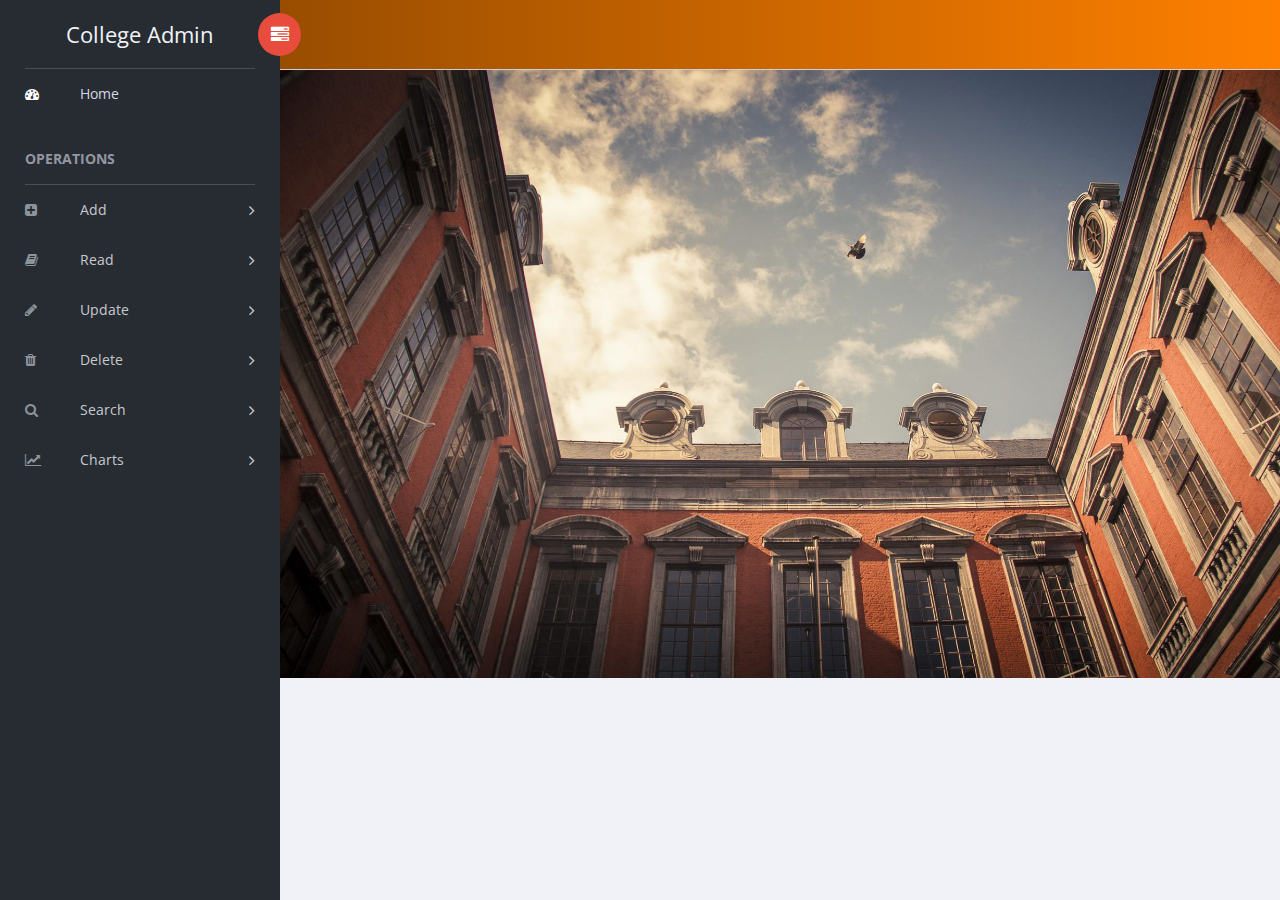
<file: index.html>
<!doctype html>
<!--[if lt IE 7]>      <html class="no-js lt-ie9 lt-ie8 lt-ie7" lang=""> <![endif]-->
<!--[if IE 7]>         <html class="no-js lt-ie9 lt-ie8" lang=""> <![endif]-->
<!--[if IE 8]>         <html class="no-js lt-ie9" lang=""> <![endif]-->
<!--[if gt IE 8]><!--> <html class="no-js" lang=""> <!--<![endif]-->
<head>
    <meta charset="utf-8">
    <meta http-equiv="X-UA-Compatible" content="IE=edge">
    <title>College</title>
    <meta name="description" content="Sufee Admin - HTML5 Admin Template">
    <meta name="viewport" content="width=device-width, initial-scale=1">

    <link rel="apple-touch-icon" href="apple-icon.png">
    <link rel="shortcut icon" href="favicon.ico">

    <link rel="stylesheet" href="assets/css/normalize.css">
    <link rel="stylesheet" href="assets/css/bootstrap.min.css">
    <link rel="stylesheet" href="assets/css/font-awesome.min.css">
    <link rel="stylesheet" href="assets/css/themify-icons.css">
    <link rel="stylesheet" href="assets/css/flag-icon.min.css">
    <link rel="stylesheet" href="assets/css/cs-skin-elastic.css">
    <!-- <link rel="stylesheet" href="assets/css/bootstrap-select.less"> -->
    <link rel="stylesheet" href="assets/scss/style.css">
    <link href="assets/css/lib/vector-map/jqvmap.min.css" rel="stylesheet">

    <link href='https://fonts.googleapis.com/css?family=Open+Sans:400,600,700,800' rel='stylesheet' type='text/css'>

    <!-- <script type="text/javascript" src="https://cdn.jsdelivr.net/html5shiv/3.7.3/html5shiv.min.js"></script> -->

</head>
<body>


        <!-- Left Panel -->

    <aside id="left-panel" class="left-panel">
        <nav class="navbar navbar-expand-sm navbar-default">

            <div class="navbar-header">
                <button class="navbar-toggler" type="button" data-toggle="collapse" data-target="#main-menu" aria-controls="main-menu" aria-expanded="false" aria-label="Toggle navigation">
                    <i class="fa fa-bars"></i>
                </button>
                <a class="navbar-brand" href="#">
                    <!-- <img src="images/lo0go.png" alt="Logo"> -->
                    College Admin
                </a>
                <!-- <a class="navbar-brand hidden" href="#"><img src="images/logo2.png" alt="Logo"></a> -->
            </div>

            <div id="main-menu" class="main-menu collapse navbar-collapse">
                <ul class="nav navbar-nav">
                    <li class="active">
                        <a href="index.html"> <i class="menu-icon fa fa-dashboard"></i>Home </a>
                    </li>
                    <h3 class="menu-title">Operations</h3><!-- /.menu-title -->
                    <li class="menu-item-has-children dropdown">
                        <a href="#" class="dropdown-toggle" data-toggle="dropdown" aria-haspopup="true" aria-expanded="false"> <i class="menu-icon fa fa-plus-square"></i>Add</a>
                        <ul class="sub-menu children dropdown-menu">
                          <li><i class="fa fa-puzzle-piece"></i><a href="./add-operation/faculty.html">Faculty</a></li>
                          <li><i class="fa fa-id-badge"></i><a href="./add-operation/student.html">Student</a></li>
                          <li><i class="fa fa-bars"></i><a href="#">Committee</a></li>
                          <li><i class="fa fa-share-square-o"></i><a href="#">Events</a></li>
                          <li><i class="fa fa-id-card-o"></i><a href="#">Seminar Hall</a></li>
                        </ul>
                    </li>
                    <li class="menu-item-has-children dropdown">
                        <a href="#" class="dropdown-toggle" data-toggle="dropdown" aria-haspopup="true" aria-expanded="false"> <i class="menu-icon fa fa-book"></i>Read</a>
                        <ul class="sub-menu children dropdown-menu">
                          <li><i class="fa fa-puzzle-piece"></i><a href="#">Faculty</a></li>
                          <li><i class="fa fa-id-badge"></i><a href="#">Student</a></li>
                          <li><i class="fa fa-bars"></i><a href="#">Committee</a></li>
                          <li><i class="fa fa-share-square-o"></i><a href="#">Events</a></li>
                          <li><i class="fa fa-id-card-o"></i><a href="#">Seminar Hall</a></li>
                        </ul>
                    </li>
                    <li class="menu-item-has-children dropdown">
                        <a href="#" class="dropdown-toggle" data-toggle="dropdown" aria-haspopup="true" aria-expanded="false"> <i class="menu-icon fa fa-pencil"></i>Update</a>
                        <ul class="sub-menu children dropdown-menu">
                          <li><i class="fa fa-puzzle-piece"></i><a href="#">Faculty</a></li>
                          <li><i class="fa fa-id-badge"></i><a href="#">Student</a></li>
                          <li><i class="fa fa-bars"></i><a href="#">Committee</a></li>
                          <li><i class="fa fa-share-square-o"></i><a href="#">Events</a></li>
                          <li><i class="fa fa-id-card-o"></i><a href="#">Seminar Hall</a></li>
                        </ul>
                    </li>
                    <li class="menu-item-has-children dropdown">
                        <a href="#" class="dropdown-toggle" data-toggle="dropdown" aria-haspopup="true" aria-expanded="false"> <i class="menu-icon fa fa-trash"></i>Delete</a>
                        <ul class="sub-menu children dropdown-menu">
                          <li><i class="fa fa-puzzle-piece"></i><a href="#">Faculty</a></li>
                          <li><i class="fa fa-id-badge"></i><a href="#">Student</a></li>
                          <li><i class="fa fa-bars"></i><a href="#">Committee</a></li>
                          <li><i class="fa fa-share-square-o"></i><a href="#">Events</a></li>
                          <li><i class="fa fa-id-card-o"></i><a href="#">Seminar Hall</a></li>
                        </ul>
                    </li>

                    <li class="menu-item-has-children dropdown">
                        <a href="#" class="dropdown-toggle" data-toggle="dropdown" aria-haspopup="true" aria-expanded="false"> <i class="menu-icon fa fa-search"></i>Search</a>
                        <ul class="sub-menu children dropdown-menu">
                          <li><i class="fa fa-puzzle-piece"></i><a href="#">Faculty</a></li>
                          <li><i class="fa fa-id-badge"></i><a href="#">Student</a></li>
                          <li><i class="fa fa-bars"></i><a href="#">Committee</a></li>
                          <li><i class="fa fa-share-square-o"></i><a href="#">Events</a></li>
                          <li><i class="fa fa-id-card-o"></i><a href="#">Seminar Hall</a></li>
                        </ul>
                    </li>


                    <li class="menu-item-has-children dropdown">
                        <a href="#" class="dropdown-toggle" data-toggle="dropdown" aria-haspopup="true" aria-expanded="false"> <i class="menu-icon fa fa-line-chart"></i>Charts</a>

                    </li>

                </ul>
            </div><!-- /.navbar-collapse -->
        </nav>
    </aside><!-- /#left-panel -->

    <!-- Left Panel -->

    <!-- Right Panel -->

        <div id="right-panel" class="right-panel">
          <header id="header" class="header">

              <div class="header-menu">

                  <div class="col-sm-7">
                      <a id="menuToggle" class="menutoggle pull-left"><i class="fa fa fa-tasks"></i></a>
                  </div>
              </div>
        </header>
        <img src="images/college.jpg" style="height:608px;width:100% ;margin-top:-6px">
        </div> <!-- .content -->
    </div><!-- /#right-panel -->

    <!-- Right Panel -->

    <script src="assets/js/vendor/jquery-2.1.4.min.js"></script>
    <script src="https://cdnjs.cloudflare.com/ajax/libs/popper.js/1.12.3/umd/popper.min.js"></script>
    <script src="assets/js/plugins.js"></script>
    <script src="assets/js/main.js"></script>


    <script src="assets/js/lib/chart-js/Chart.bundle.js"></script>
    <script src="assets/js/dashboard.js"></script>
    <script src="assets/js/widgets.js"></script>
    <script src="assets/js/lib/vector-map/jquery.vmap.js"></script>
    <script src="assets/js/lib/vector-map/jquery.vmap.min.js"></script>
    <script src="assets/js/lib/vector-map/jquery.vmap.sampledata.js"></script>
    <script src="assets/js/lib/vector-map/country/jquery.vmap.world.js"></script>
    <script>
        ( function ( $ ) {
            "use strict";

            jQuery( '#vmap' ).vectorMap( {
                map: 'world_en',
                backgroundColor: null,
                color: '#ffffff',
                hoverOpacity: 0.7,
                selectedColor: '#1de9b6',
                enableZoom: true,
                showTooltip: true,
                values: sample_data,
                scaleColors: [ '#1de9b6', '#03a9f5' ],
                normalizeFunction: 'polynomial'
            } );
        } )( jQuery );
    </script>

</body>
</html>
</file>
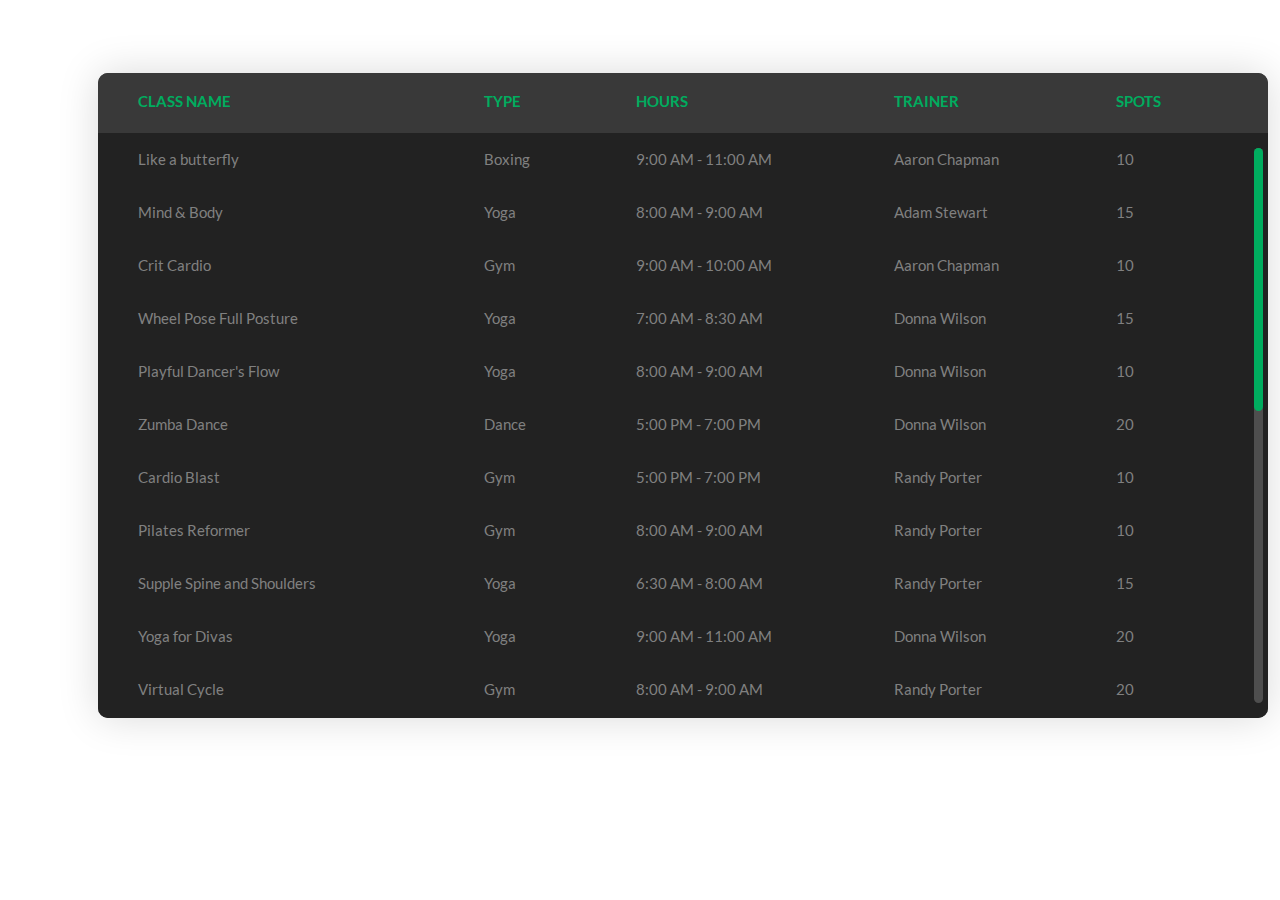
<file: read_tables/index.html>
<!DOCTYPE html>
<html lang="en">
<head>
	<title>Table V04</title>
	<meta charset="UTF-8">
	<meta name="viewport" content="width=device-width, initial-scale=1">
<!--===============================================================================================-->
	<link rel="icon" type="image/png" href="images/icons/favicon.ico"/>
<!--===============================================================================================-->
	<link rel="stylesheet" type="text/css" href="vendor/bootstrap/css/bootstrap.min.css">
<!--===============================================================================================-->
	<link rel="stylesheet" type="text/css" href="fonts/font-awesome-4.7.0/css/font-awesome.min.css">
<!--===============================================================================================-->
	<link rel="stylesheet" type="text/css" href="vendor/animate/animate.css">
<!--===============================================================================================-->
	<link rel="stylesheet" type="text/css" href="vendor/select2/select2.min.css">
<!--===============================================================================================-->
	<link rel="stylesheet" type="text/css" href="vendor/perfect-scrollbar/perfect-scrollbar.css">
<!--===============================================================================================-->
	<link rel="stylesheet" type="text/css" href="css/util.css">
	<link rel="stylesheet" type="text/css" href="css/main.css">
<!--===============================================================================================-->
</head>
<body>

	<div class="limiter">
		<div class="container-table100">
			<div class="wrap-table100">
				<div class="table100 ver3 m-b-110">
					<div class="table100-head">
						<table>
							<thead>
								<tr class="row100 head">
									<th class="cell100 column1">Class name</th>
									<th class="cell100 column2">Type</th>
									<th class="cell100 column3">Hours</th>
									<th class="cell100 column4">Trainer</th>
									<th class="cell100 column5">Spots</th>
								</tr>
							</thead>
						</table>
					</div>

					<div class="table100-body js-pscroll">
						<table>
							<tbody>
								<tr class="row100 body">
									<td class="cell100 column1">Like a butterfly</td>
									<td class="cell100 column2">Boxing</td>
									<td class="cell100 column3">9:00 AM - 11:00 AM</td>
									<td class="cell100 column4">Aaron Chapman</td>
									<td class="cell100 column5">10</td>
								</tr>

								<tr class="row100 body">
									<td class="cell100 column1">Mind & Body</td>
									<td class="cell100 column2">Yoga</td>
									<td class="cell100 column3">8:00 AM - 9:00 AM</td>
									<td class="cell100 column4">Adam Stewart</td>
									<td class="cell100 column5">15</td>
								</tr>

								<tr class="row100 body">
									<td class="cell100 column1">Crit Cardio</td>
									<td class="cell100 column2">Gym</td>
									<td class="cell100 column3">9:00 AM - 10:00 AM</td>
									<td class="cell100 column4">Aaron Chapman</td>
									<td class="cell100 column5">10</td>
								</tr>

								<tr class="row100 body">
									<td class="cell100 column1">Wheel Pose Full Posture</td>
									<td class="cell100 column2">Yoga</td>
									<td class="cell100 column3">7:00 AM - 8:30 AM</td>
									<td class="cell100 column4">Donna Wilson</td>
									<td class="cell100 column5">15</td>
								</tr>

								<tr class="row100 body">
									<td class="cell100 column1">Playful Dancer's Flow</td>
									<td class="cell100 column2">Yoga</td>
									<td class="cell100 column3">8:00 AM - 9:00 AM</td>
									<td class="cell100 column4">Donna Wilson</td>
									<td class="cell100 column5">10</td>
								</tr>

								<tr class="row100 body">
									<td class="cell100 column1">Zumba Dance</td>
									<td class="cell100 column2">Dance</td>
									<td class="cell100 column3">5:00 PM - 7:00 PM</td>
									<td class="cell100 column4">Donna Wilson</td>
									<td class="cell100 column5">20</td>
								</tr>

								<tr class="row100 body">
									<td class="cell100 column1">Cardio Blast</td>
									<td class="cell100 column2">Gym</td>
									<td class="cell100 column3">5:00 PM - 7:00 PM</td>
									<td class="cell100 column4">Randy Porter</td>
									<td class="cell100 column5">10</td>
								</tr>

								<tr class="row100 body">
									<td class="cell100 column1">Pilates Reformer</td>
									<td class="cell100 column2">Gym</td>
									<td class="cell100 column3">8:00 AM - 9:00 AM</td>
									<td class="cell100 column4">Randy Porter</td>
									<td class="cell100 column5">10</td>
								</tr>

								<tr class="row100 body">
									<td class="cell100 column1">Supple Spine and Shoulders</td>
									<td class="cell100 column2">Yoga</td>
									<td class="cell100 column3">6:30 AM - 8:00 AM</td>
									<td class="cell100 column4">Randy Porter</td>
									<td class="cell100 column5">15</td>
								</tr>

								<tr class="row100 body">
									<td class="cell100 column1">Yoga for Divas</td>
									<td class="cell100 column2">Yoga</td>
									<td class="cell100 column3">9:00 AM - 11:00 AM</td>
									<td class="cell100 column4">Donna Wilson</td>
									<td class="cell100 column5">20</td>
								</tr>

								<tr class="row100 body">
									<td class="cell100 column1">Virtual Cycle</td>
									<td class="cell100 column2">Gym</td>
									<td class="cell100 column3">8:00 AM - 9:00 AM</td>
									<td class="cell100 column4">Randy Porter</td>
									<td class="cell100 column5">20</td>
								</tr>

								<tr class="row100 body">
									<td class="cell100 column1">Like a butterfly</td>
									<td class="cell100 column2">Boxing</td>
									<td class="cell100 column3">9:00 AM - 11:00 AM</td>
									<td class="cell100 column4">Aaron Chapman</td>
									<td class="cell100 column5">10</td>
								</tr>

								<tr class="row100 body">
									<td class="cell100 column1">Mind & Body</td>
									<td class="cell100 column2">Yoga</td>
									<td class="cell100 column3">8:00 AM - 9:00 AM</td>
									<td class="cell100 column4">Adam Stewart</td>
									<td class="cell100 column5">15</td>
								</tr>

								<tr class="row100 body">
									<td class="cell100 column1">Crit Cardio</td>
									<td class="cell100 column2">Gym</td>
									<td class="cell100 column3">9:00 AM - 10:00 AM</td>
									<td class="cell100 column4">Aaron Chapman</td>
									<td class="cell100 column5">10</td>
								</tr>

								<tr class="row100 body">
									<td class="cell100 column1">Wheel Pose Full Posture</td>
									<td class="cell100 column2">Yoga</td>
									<td class="cell100 column3">7:00 AM - 8:30 AM</td>
									<td class="cell100 column4">Donna Wilson</td>
									<td class="cell100 column5">15</td>
								</tr>

								<tr class="row100 body">
									<td class="cell100 column1">Playful Dancer's Flow</td>
									<td class="cell100 column2">Yoga</td>
									<td class="cell100 column3">8:00 AM - 9:00 AM</td>
									<td class="cell100 column4">Donna Wilson</td>
									<td class="cell100 column5">10</td>
								</tr>

								<tr class="row100 body">
									<td class="cell100 column1">Zumba Dance</td>
									<td class="cell100 column2">Dance</td>
									<td class="cell100 column3">5:00 PM - 7:00 PM</td>
									<td class="cell100 column4">Donna Wilson</td>
									<td class="cell100 column5">20</td>
								</tr>

								<tr class="row100 body">
									<td class="cell100 column1">Cardio Blast</td>
									<td class="cell100 column2">Gym</td>
									<td class="cell100 column3">5:00 PM - 7:00 PM</td>
									<td class="cell100 column4">Randy Porter</td>
									<td class="cell100 column5">10</td>
								</tr>

								<tr class="row100 body">
									<td class="cell100 column1">Pilates Reformer</td>
									<td class="cell100 column2">Gym</td>
									<td class="cell100 column3">8:00 AM - 9:00 AM</td>
									<td class="cell100 column4">Randy Porter</td>
									<td class="cell100 column5">10</td>
								</tr>

								<tr class="row100 body">
									<td class="cell100 column1">Supple Spine and Shoulders</td>
									<td class="cell100 column2">Yoga</td>
									<td class="cell100 column3">6:30 AM - 8:00 AM</td>
									<td class="cell100 column4">Randy Porter</td>
									<td class="cell100 column5">15</td>
								</tr>

								<tr class="row100 body">
									<td class="cell100 column1">Yoga for Divas</td>
									<td class="cell100 column2">Yoga</td>
									<td class="cell100 column3">9:00 AM - 11:00 AM</td>
									<td class="cell100 column4">Donna Wilson</td>
									<td class="cell100 column5">20</td>
								</tr>

								<tr class="row100 body">
									<td class="cell100 column1">Virtual Cycle</td>
									<td class="cell100 column2">Gym</td>
									<td class="cell100 column3">8:00 AM - 9:00 AM</td>
									<td class="cell100 column4">Randy Porter</td>
									<td class="cell100 column5">20</td>
								</tr>
							</tbody>
						</table>
					</div>
				</div>





			</div>
		</div>
	</div>


<!--===============================================================================================-->
	<script src="vendor/jquery/jquery-3.2.1.min.js"></script>
<!--===============================================================================================-->
	<script src="vendor/bootstrap/js/popper.js"></script>
	<script src="vendor/bootstrap/js/bootstrap.min.js"></script>
<!--===============================================================================================-->
	<script src="vendor/select2/select2.min.js"></script>
<!--===============================================================================================-->
	<script src="vendor/perfect-scrollbar/perfect-scrollbar.min.js"></script>
	<script>
		$('.js-pscroll').each(function(){
			var ps = new PerfectScrollbar(this);

			$(window).on('resize', function(){
				ps.update();
			})
		});


	</script>
<!--===============================================================================================-->
	<script src="js/main.js"></script>

</body>
</html>
</file>
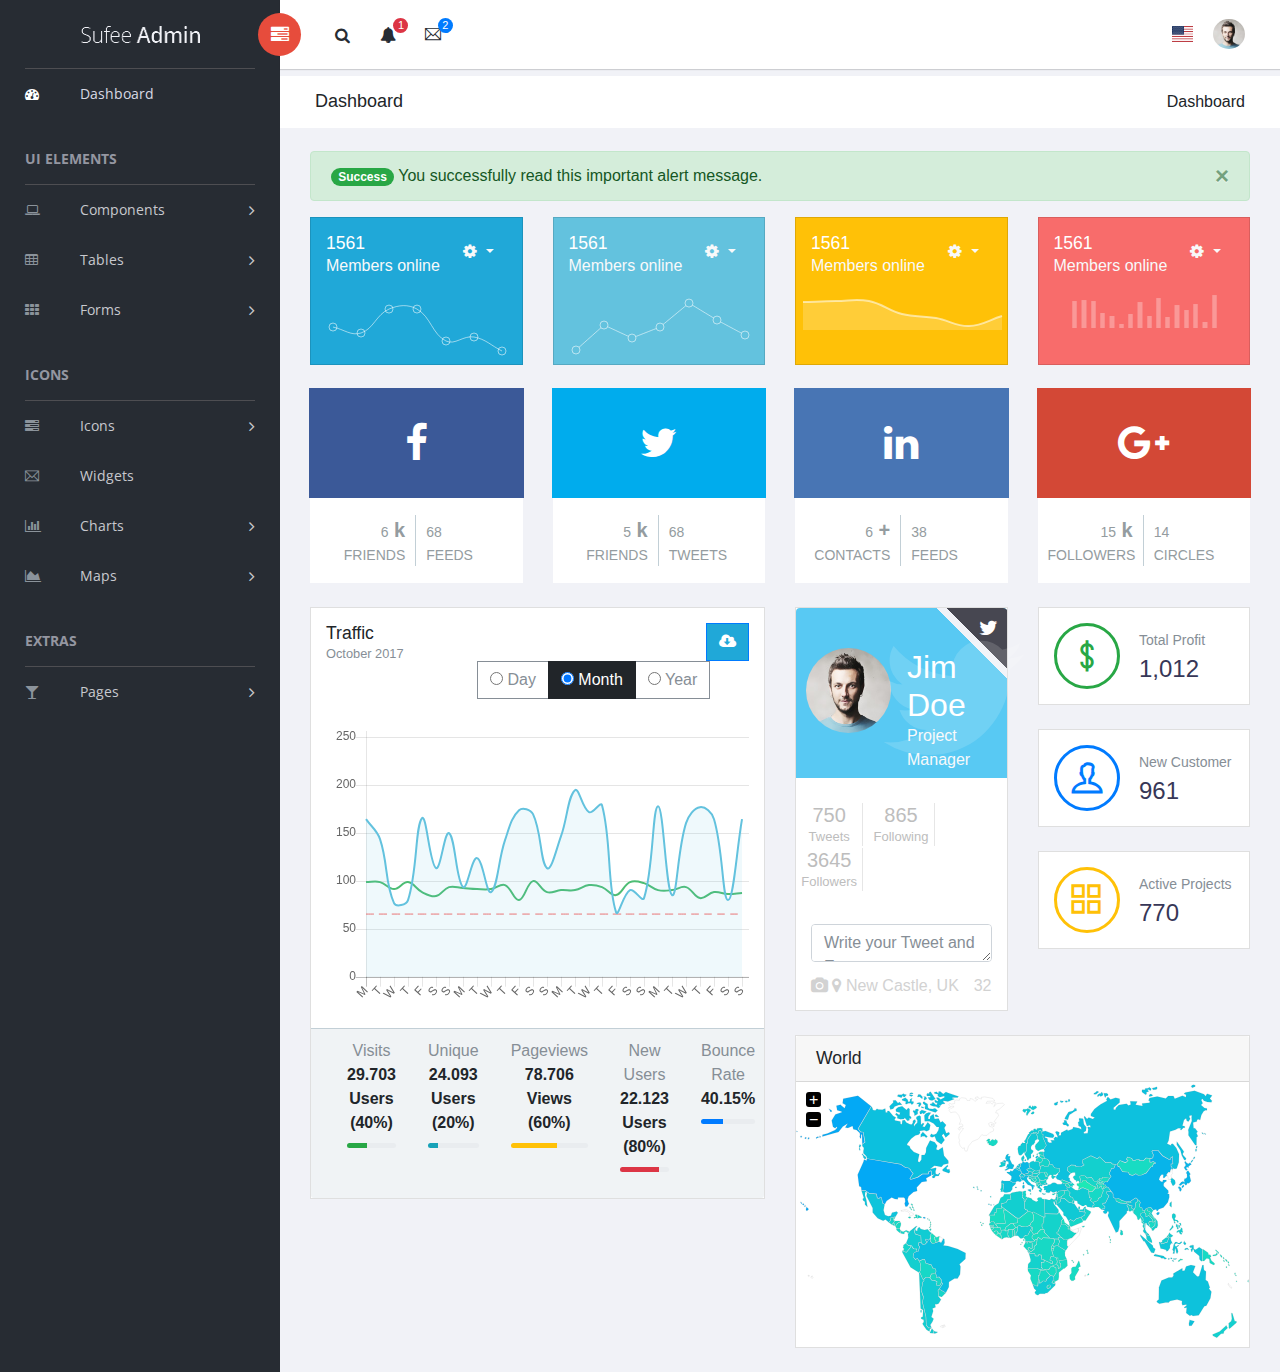
<file: templates/index.html>
<!doctype html>
<!--[if lt IE 7]>      <html class="no-js lt-ie9 lt-ie8 lt-ie7" lang=""> <![endif]-->
<!--[if IE 7]>         <html class="no-js lt-ie9 lt-ie8" lang=""> <![endif]-->
<!--[if IE 8]>         <html class="no-js lt-ie9" lang=""> <![endif]-->
<!--[if gt IE 8]><!--> <html class="no-js" lang=""> <!--<![endif]-->
<head>
    <meta charset="utf-8">
    <meta http-equiv="X-UA-Compatible" content="IE=edge">
    <title>Sufee Admin - HTML5 Admin Template</title>
    <meta name="description" content="Sufee Admin - HTML5 Admin Template">
    <meta name="viewport" content="width=device-width, initial-scale=1">

    <link rel="apple-touch-icon" href="apple-icon.png">
    <link rel="shortcut icon" href="favicon.ico">

    <link rel="stylesheet" href="assets/css/normalize.css">
    <link rel="stylesheet" href="assets/css/bootstrap.min.css">
    <link rel="stylesheet" href="assets/css/font-awesome.min.css">
    <link rel="stylesheet" href="assets/css/themify-icons.css">
    <link rel="stylesheet" href="assets/css/flag-icon.min.css">
    <link rel="stylesheet" href="assets/css/cs-skin-elastic.css">
    <!-- <link rel="stylesheet" href="assets/css/bootstrap-select.less"> -->
    <link rel="stylesheet" href="assets/scss/style.css">
    <link href="assets/css/lib/vector-map/jqvmap.min.css" rel="stylesheet">

    <link href='https://fonts.googleapis.com/css?family=Open+Sans:400,600,700,800' rel='stylesheet' type='text/css'>

    <!-- <script type="text/javascript" src="https://cdn.jsdelivr.net/html5shiv/3.7.3/html5shiv.min.js"></script> -->

</head>
<body>


        <!-- Left Panel -->

    <aside id="left-panel" class="left-panel">
        <nav class="navbar navbar-expand-sm navbar-default">

            <div class="navbar-header">
                <button class="navbar-toggler" type="button" data-toggle="collapse" data-target="#main-menu" aria-controls="main-menu" aria-expanded="false" aria-label="Toggle navigation">
                    <i class="fa fa-bars"></i>
                </button>
                <a class="navbar-brand" href="./"><img src="images/logo.png" alt="Logo"></a>
                <a class="navbar-brand hidden" href="./"><img src="images/logo2.png" alt="Logo"></a>
            </div>

            <div id="main-menu" class="main-menu collapse navbar-collapse">
                <ul class="nav navbar-nav">
                    <li class="active">
                        <a href="index.html"> <i class="menu-icon fa fa-dashboard"></i>Dashboard </a>
                    </li>
                    <h3 class="menu-title">UI elements</h3><!-- /.menu-title -->
                    <li class="menu-item-has-children dropdown">
                        <a href="#" class="dropdown-toggle" data-toggle="dropdown" aria-haspopup="true" aria-expanded="false"> <i class="menu-icon fa fa-laptop"></i>Components</a>
                        <ul class="sub-menu children dropdown-menu">
                            <li><i class="fa fa-puzzle-piece"></i><a href="ui-buttons.html">Buttons</a></li>
                            <li><i class="fa fa-id-badge"></i><a href="ui-badges.html">Badges</a></li>
                            <li><i class="fa fa-bars"></i><a href="ui-tabs.html">Tabs</a></li>
                            <li><i class="fa fa-share-square-o"></i><a href="ui-social-buttons.html">Social Buttons</a></li>
                            <li><i class="fa fa-id-card-o"></i><a href="ui-cards.html">Cards</a></li>
                            <li><i class="fa fa-exclamation-triangle"></i><a href="ui-alerts.html">Alerts</a></li>
                            <li><i class="fa fa-spinner"></i><a href="ui-progressbar.html">Progress Bars</a></li>
                            <li><i class="fa fa-fire"></i><a href="ui-modals.html">Modals</a></li>
                            <li><i class="fa fa-book"></i><a href="ui-switches.html">Switches</a></li>
                            <li><i class="fa fa-th"></i><a href="ui-grids.html">Grids</a></li>
                            <li><i class="fa fa-file-word-o"></i><a href="ui-typgraphy.html">Typography</a></li>
                        </ul>
                    </li>
                    <li class="menu-item-has-children dropdown">
                        <a href="#" class="dropdown-toggle" data-toggle="dropdown" aria-haspopup="true" aria-expanded="false"> <i class="menu-icon fa fa-table"></i>Tables</a>
                        <ul class="sub-menu children dropdown-menu">
                            <li><i class="fa fa-table"></i><a href="tables-basic.html">Basic Table</a></li>
                            <li><i class="fa fa-table"></i><a href="tables-data.html">Data Table</a></li>
                        </ul>
                    </li>
                    <li class="menu-item-has-children dropdown">
                        <a href="#" class="dropdown-toggle" data-toggle="dropdown" aria-haspopup="true" aria-expanded="false"> <i class="menu-icon fa fa-th"></i>Forms</a>
                        <ul class="sub-menu children dropdown-menu">
                            <li><i class="menu-icon fa fa-th"></i><a href="forms-basic.html">Basic Form</a></li>
                            <li><i class="menu-icon fa fa-th"></i><a href="forms-advanced.html">Advanced Form</a></li>
                        </ul>
                    </li>

                    <h3 class="menu-title">Icons</h3><!-- /.menu-title -->

                    <li class="menu-item-has-children dropdown">
                        <a href="#" class="dropdown-toggle" data-toggle="dropdown" aria-haspopup="true" aria-expanded="false"> <i class="menu-icon fa fa-tasks"></i>Icons</a>
                        <ul class="sub-menu children dropdown-menu">
                            <li><i class="menu-icon fa fa-fort-awesome"></i><a href="font-fontawesome.html">Font Awesome</a></li>
                            <li><i class="menu-icon ti-themify-logo"></i><a href="font-themify.html">Themefy Icons</a></li>
                        </ul>
                    </li>
                    <li>
                        <a href="widgets.html"> <i class="menu-icon ti-email"></i>Widgets </a>
                    </li>
                    <li class="menu-item-has-children dropdown">
                        <a href="#" class="dropdown-toggle" data-toggle="dropdown" aria-haspopup="true" aria-expanded="false"> <i class="menu-icon fa fa-bar-chart"></i>Charts</a>
                        <ul class="sub-menu children dropdown-menu">
                            <li><i class="menu-icon fa fa-line-chart"></i><a href="charts-chartjs.html">Chart JS</a></li>
                            <li><i class="menu-icon fa fa-area-chart"></i><a href="charts-flot.html">Flot Chart</a></li>
                            <li><i class="menu-icon fa fa-pie-chart"></i><a href="charts-peity.html">Peity Chart</a></li>
                        </ul>
                    </li>

                    <li class="menu-item-has-children dropdown">
                        <a href="#" class="dropdown-toggle" data-toggle="dropdown" aria-haspopup="true" aria-expanded="false"> <i class="menu-icon fa fa-area-chart"></i>Maps</a>
                        <ul class="sub-menu children dropdown-menu">
                            <li><i class="menu-icon fa fa-map-o"></i><a href="maps-gmap.html">Google Maps</a></li>
                            <li><i class="menu-icon fa fa-street-view"></i><a href="maps-vector.html">Vector Maps</a></li>
                        </ul>
                    </li>
                    <h3 class="menu-title">Extras</h3><!-- /.menu-title -->
                    <li class="menu-item-has-children dropdown">
                        <a href="#" class="dropdown-toggle" data-toggle="dropdown" aria-haspopup="true" aria-expanded="false"> <i class="menu-icon fa fa-glass"></i>Pages</a>
                        <ul class="sub-menu children dropdown-menu">
                            <li><i class="menu-icon fa fa-sign-in"></i><a href="page-login.html">Login</a></li>
                            <li><i class="menu-icon fa fa-sign-in"></i><a href="page-register.html">Register</a></li>
                            <li><i class="menu-icon fa fa-paper-plane"></i><a href="pages-forget.html">Forget Pass</a></li>
                        </ul>
                    </li>
                </ul>
            </div><!-- /.navbar-collapse -->
        </nav>
    </aside><!-- /#left-panel -->

    <!-- Left Panel -->

    <!-- Right Panel -->

    <div id="right-panel" class="right-panel">

        <!-- Header-->
        <header id="header" class="header">

            <div class="header-menu">

                <div class="col-sm-7">
                    <a id="menuToggle" class="menutoggle pull-left"><i class="fa fa fa-tasks"></i></a>
                    <div class="header-left">
                        <button class="search-trigger"><i class="fa fa-search"></i></button>
                        <div class="form-inline">
                            <form class="search-form">
                                <input class="form-control mr-sm-2" type="text" placeholder="Search ..." aria-label="Search">
                                <button class="search-close" type="submit"><i class="fa fa-close"></i></button>
                            </form>
                        </div>

                        <div class="dropdown for-notification">
                          <button class="btn btn-secondary dropdown-toggle" type="button" id="notification" data-toggle="dropdown" aria-haspopup="true" aria-expanded="false">
                            <i class="fa fa-bell"></i>
                            <span class="count bg-danger">5</span>
                          </button>
                          <div class="dropdown-menu" aria-labelledby="notification">
                            <p class="red">You have 3 Notification</p>
                            <a class="dropdown-item media bg-flat-color-1" href="#">
                                <i class="fa fa-check"></i>
                                <p>Server #1 overloaded.</p>
                            </a>
                            <a class="dropdown-item media bg-flat-color-4" href="#">
                                <i class="fa fa-info"></i>
                                <p>Server #2 overloaded.</p>
                            </a>
                            <a class="dropdown-item media bg-flat-color-5" href="#">
                                <i class="fa fa-warning"></i>
                                <p>Server #3 overloaded.</p>
                            </a>
                          </div>
                        </div>

                        <div class="dropdown for-message">
                          <button class="btn btn-secondary dropdown-toggle" type="button"
                                id="message"
                                data-toggle="dropdown" aria-haspopup="true" aria-expanded="false">
                            <i class="ti-email"></i>
                            <span class="count bg-primary">9</span>
                          </button>
                          <div class="dropdown-menu" aria-labelledby="message">
                            <p class="red">You have 4 Mails</p>
                            <a class="dropdown-item media bg-flat-color-1" href="#">
                                <span class="photo media-left"><img alt="avatar" src="images/avatar/1.jpg"></span>
                                <span class="message media-body">
                                    <span class="name float-left">Jonathan Smith</span>
                                    <span class="time float-right">Just now</span>
                                        <p>Hello, this is an example msg</p>
                                </span>
                            </a>
                            <a class="dropdown-item media bg-flat-color-4" href="#">
                                <span class="photo media-left"><img alt="avatar" src="images/avatar/2.jpg"></span>
                                <span class="message media-body">
                                    <span class="name float-left">Jack Sanders</span>
                                    <span class="time float-right">5 minutes ago</span>
                                        <p>Lorem ipsum dolor sit amet, consectetur</p>
                                </span>
                            </a>
                            <a class="dropdown-item media bg-flat-color-5" href="#">
                                <span class="photo media-left"><img alt="avatar" src="images/avatar/3.jpg"></span>
                                <span class="message media-body">
                                    <span class="name float-left">Cheryl Wheeler</span>
                                    <span class="time float-right">10 minutes ago</span>
                                        <p>Hello, this is an example msg</p>
                                </span>
                            </a>
                            <a class="dropdown-item media bg-flat-color-3" href="#">
                                <span class="photo media-left"><img alt="avatar" src="images/avatar/4.jpg"></span>
                                <span class="message media-body">
                                    <span class="name float-left">Rachel Santos</span>
                                    <span class="time float-right">15 minutes ago</span>
                                        <p>Lorem ipsum dolor sit amet, consectetur</p>
                                </span>
                            </a>
                          </div>
                        </div>
                    </div>
                </div>

                <div class="col-sm-5">
                    <div class="user-area dropdown float-right">
                        <a href="#" class="dropdown-toggle" data-toggle="dropdown" aria-haspopup="true" aria-expanded="false">
                            <img class="user-avatar rounded-circle" src="images/admin.jpg" alt="User Avatar">
                        </a>

                        <div class="user-menu dropdown-menu">
                                <a class="nav-link" href="#"><i class="fa fa- user"></i>My Profile</a>

                                <a class="nav-link" href="#"><i class="fa fa- user"></i>Notifications <span class="count">13</span></a>

                                <a class="nav-link" href="#"><i class="fa fa -cog"></i>Settings</a>

                                <a class="nav-link" href="#"><i class="fa fa-power -off"></i>Logout</a>
                        </div>
                    </div>

                    <div class="language-select dropdown" id="language-select">
                        <a class="dropdown-toggle" href="#" data-toggle="dropdown"  id="language" aria-haspopup="true" aria-expanded="true">
                            <i class="flag-icon flag-icon-us"></i>
                        </a>
                        <div class="dropdown-menu" aria-labelledby="language" >
                            <div class="dropdown-item">
                                <span class="flag-icon flag-icon-fr"></span>
                            </div>
                            <div class="dropdown-item">
                                <i class="flag-icon flag-icon-es"></i>
                            </div>
                            <div class="dropdown-item">
                                <i class="flag-icon flag-icon-us"></i>
                            </div>
                            <div class="dropdown-item">
                                <i class="flag-icon flag-icon-it"></i>
                            </div>
                        </div>
                    </div>

                </div>
            </div>

        </header><!-- /header -->
        <!-- Header-->

        <div class="breadcrumbs">
            <div class="col-sm-4">
                <div class="page-header float-left">
                    <div class="page-title">
                        <h1>Dashboard</h1>
                    </div>
                </div>
            </div>
            <div class="col-sm-8">
                <div class="page-header float-right">
                    <div class="page-title">
                        <ol class="breadcrumb text-right">
                            <li class="active">Dashboard</li>
                        </ol>
                    </div>
                </div>
            </div>
        </div>

        <div class="content mt-3">

            <div class="col-sm-12">
                <div class="alert  alert-success alert-dismissible fade show" role="alert">
                  <span class="badge badge-pill badge-success">Success</span> You successfully read this important alert message.
                    <button type="button" class="close" data-dismiss="alert" aria-label="Close">
                        <span aria-hidden="true">&times;</span>
                    </button>
                </div>
            </div>


           <div class="col-sm-6 col-lg-3">
                <div class="card text-white bg-flat-color-1">
                    <div class="card-body pb-0">
                        <div class="dropdown float-right">
                            <button class="btn bg-transparent dropdown-toggle theme-toggle text-light" type="button" id="dropdownMenuButton" data-toggle="dropdown">
                                <i class="fa fa-cog"></i>
                            </button>
                            <div class="dropdown-menu" aria-labelledby="dropdownMenuButton">
                                <div class="dropdown-menu-content">
                                    <a class="dropdown-item" href="#">Action</a>
                                    <a class="dropdown-item" href="#">Another action</a>
                                    <a class="dropdown-item" href="#">Something else here</a>
                                </div>
                            </div>
                        </div>
                        <h4 class="mb-0">
                            <span class="count">10468</span>
                        </h4>
                        <p class="text-light">Members online</p>

                        <div class="chart-wrapper px-0" style="height:70px;" height="70">
                            <canvas id="widgetChart1"></canvas>
                        </div>

                    </div>

                </div>
            </div>
            <!--/.col-->

            <div class="col-sm-6 col-lg-3">
                <div class="card text-white bg-flat-color-2">
                    <div class="card-body pb-0">
                        <div class="dropdown float-right">
                            <button class="btn bg-transparent dropdown-toggle theme-toggle text-light" type="button" id="dropdownMenuButton" data-toggle="dropdown">
                                <i class="fa fa-cog"></i>
                            </button>
                            <div class="dropdown-menu" aria-labelledby="dropdownMenuButton">
                                <div class="dropdown-menu-content">
                                    <a class="dropdown-item" href="#">Action</a>
                                    <a class="dropdown-item" href="#">Another action</a>
                                    <a class="dropdown-item" href="#">Something else here</a>
                                </div>
                            </div>
                        </div>
                        <h4 class="mb-0">
                            <span class="count">10468</span>
                        </h4>
                        <p class="text-light">Members online</p>

                        <div class="chart-wrapper px-0" style="height:70px;" height="70">
                            <canvas id="widgetChart2"></canvas>
                        </div>

                    </div>
                </div>
            </div>
            <!--/.col-->

            <div class="col-sm-6 col-lg-3">
                <div class="card text-white bg-flat-color-3">
                    <div class="card-body pb-0">
                        <div class="dropdown float-right">
                            <button class="btn bg-transparent dropdown-toggle theme-toggle text-light" type="button" id="dropdownMenuButton" data-toggle="dropdown">
                                <i class="fa fa-cog"></i>
                            </button>
                            <div class="dropdown-menu" aria-labelledby="dropdownMenuButton">
                                <div class="dropdown-menu-content">
                                    <a class="dropdown-item" href="#">Action</a>
                                    <a class="dropdown-item" href="#">Another action</a>
                                    <a class="dropdown-item" href="#">Something else here</a>
                                </div>
                            </div>
                        </div>
                        <h4 class="mb-0">
                            <span class="count">10468</span>
                        </h4>
                        <p class="text-light">Members online</p>

                    </div>

                        <div class="chart-wrapper px-0" style="height:70px;" height="70">
                            <canvas id="widgetChart3"></canvas>
                        </div>
                </div>
            </div>
            <!--/.col-->

            <div class="col-sm-6 col-lg-3">
                <div class="card text-white bg-flat-color-4">
                    <div class="card-body pb-0">
                        <div class="dropdown float-right">
                            <button class="btn bg-transparent dropdown-toggle theme-toggle text-light" type="button" id="dropdownMenuButton" data-toggle="dropdown">
                                <i class="fa fa-cog"></i>
                            </button>
                            <div class="dropdown-menu" aria-labelledby="dropdownMenuButton">
                                <div class="dropdown-menu-content">
                                    <a class="dropdown-item" href="#">Action</a>
                                    <a class="dropdown-item" href="#">Another action</a>
                                    <a class="dropdown-item" href="#">Something else here</a>
                                </div>
                            </div>
                        </div>
                        <h4 class="mb-0">
                            <span class="count">10468</span>
                        </h4>
                        <p class="text-light">Members online</p>

                        <div class="chart-wrapper px-3" style="height:70px;" height="70">
                            <canvas id="widgetChart4"></canvas>
                        </div>

                    </div>
                </div>
            </div>
            <!--/.col-->

            <div class="col-lg-3 col-md-6">
                <div class="social-box facebook">
                    <i class="fa fa-facebook"></i>
                    <ul>
                        <li>
                            <strong><span class="count">40</span> k</strong>
                            <span>friends</span>
                        </li>
                        <li>
                            <strong><span class="count">450</span></strong>
                            <span>feeds</span>
                        </li>
                    </ul>
                </div>
                <!--/social-box-->
            </div><!--/.col-->


            <div class="col-lg-3 col-md-6">
                <div class="social-box twitter">
                    <i class="fa fa-twitter"></i>
                    <ul>
                        <li>
                            <strong><span class="count">30</span> k</strong>
                            <span>friends</span>
                        </li>
                        <li>
                            <strong><span class="count">450</span></strong>
                            <span>tweets</span>
                        </li>
                    </ul>
                </div>
                <!--/social-box-->
            </div><!--/.col-->


            <div class="col-lg-3 col-md-6">
                <div class="social-box linkedin">
                    <i class="fa fa-linkedin"></i>
                    <ul>
                        <li>
                            <strong><span class="count">40</span> +</strong>
                            <span>contacts</span>
                        </li>
                        <li>
                            <strong><span class="count">250</span></strong>
                            <span>feeds</span>
                        </li>
                    </ul>
                </div>
                <!--/social-box-->
            </div><!--/.col-->


            <div class="col-lg-3 col-md-6">
                <div class="social-box google-plus">
                    <i class="fa fa-google-plus"></i>
                    <ul>
                        <li>
                            <strong><span class="count">94</span> k</strong>
                            <span>followers</span>
                        </li>
                        <li>
                            <strong><span class="count">92</span></strong>
                            <span>circles</span>
                        </li>
                    </ul>
                </div>
                <!--/social-box-->
            </div><!--/.col-->

            <div class="col-xl-6">
                <div class="card">
                    <div class="card-body">
                        <div class="row">
                            <div class="col-sm-4">
                                <h4 class="card-title mb-0">Traffic</h4>
                                <div class="small text-muted">October 2017</div>
                            </div>
                            <!--/.col-->
                            <div class="col-sm-8 hidden-sm-down">
                                <button type="button" class="btn btn-primary float-right bg-flat-color-1"><i class="fa fa-cloud-download"></i></button>
                                <div class="btn-toolbar float-right" role="toolbar" aria-label="Toolbar with button groups">
                                    <div class="btn-group mr-3" data-toggle="buttons" aria-label="First group">
                                        <label class="btn btn-outline-secondary">
                                            <input type="radio" name="options" id="option1"> Day
                                        </label>
                                        <label class="btn btn-outline-secondary active">
                                            <input type="radio" name="options" id="option2" checked=""> Month
                                        </label>
                                        <label class="btn btn-outline-secondary">
                                            <input type="radio" name="options" id="option3"> Year
                                        </label>
                                    </div>
                                </div>
                            </div><!--/.col-->


                        </div><!--/.row-->
                        <div class="chart-wrapper mt-4" >
                            <canvas id="trafficChart" style="height:200px;" height="200"></canvas>
                        </div>

                    </div>
                    <div class="card-footer">
                        <ul>
                            <li>
                                <div class="text-muted">Visits</div>
                                <strong>29.703 Users (40%)</strong>
                                <div class="progress progress-xs mt-2" style="height: 5px;">
                                    <div class="progress-bar bg-success" role="progressbar" style="width: 40%;" aria-valuenow="40" aria-valuemin="0" aria-valuemax="100"></div>
                                </div>
                            </li>
                            <li class="hidden-sm-down">
                                <div class="text-muted">Unique</div>
                                <strong>24.093 Users (20%)</strong>
                                <div class="progress progress-xs mt-2" style="height: 5px;">
                                    <div class="progress-bar bg-info" role="progressbar" style="width: 20%;" aria-valuenow="20" aria-valuemin="0" aria-valuemax="100"></div>
                                </div>
                            </li>
                            <li>
                                <div class="text-muted">Pageviews</div>
                                <strong>78.706 Views (60%)</strong>
                                <div class="progress progress-xs mt-2" style="height: 5px;">
                                    <div class="progress-bar bg-warning" role="progressbar" style="width: 60%;" aria-valuenow="60" aria-valuemin="0" aria-valuemax="100"></div>
                                </div>
                            </li>
                            <li class="hidden-sm-down">
                                <div class="text-muted">New Users</div>
                                <strong>22.123 Users (80%)</strong>
                                <div class="progress progress-xs mt-2" style="height: 5px;">
                                    <div class="progress-bar bg-danger" role="progressbar" style="width: 80%;" aria-valuenow="80" aria-valuemin="0" aria-valuemax="100"></div>
                                </div>
                            </li>
                            <li class="hidden-sm-down">
                                <div class="text-muted">Bounce Rate</div>
                                <strong>40.15%</strong>
                                <div class="progress progress-xs mt-2" style="height: 5px;">
                                    <div class="progress-bar" role="progressbar" style="width: 40%;" aria-valuenow="40" aria-valuemin="0" aria-valuemax="100"></div>
                                </div>
                            </li>
                        </ul>
                    </div>
                </div>
            </div>

           <div class="col-xl-3 col-lg-6">
                <section class="card">
                    <div class="twt-feed blue-bg">
                        <div class="corner-ribon black-ribon">
                            <i class="fa fa-twitter"></i>
                        </div>
                        <div class="fa fa-twitter wtt-mark"></div>

                        <div class="media">
                            <a href="#">
                                <img class="align-self-center rounded-circle mr-3" style="width:85px; height:85px;" alt="" src="images/admin.jpg">
                            </a>
                            <div class="media-body">
                                <h2 class="text-white display-6">Jim Doe</h2>
                                <p class="text-light">Project Manager</p>
                            </div>
                        </div>
                    </div>
                    <div class="weather-category twt-category">
                        <ul>
                            <li class="active">
                                <h5>750</h5>
                                Tweets
                            </li>
                            <li>
                                <h5>865</h5>
                                Following
                            </li>
                            <li>
                                <h5>3645</h5>
                                Followers
                            </li>
                        </ul>
                    </div>
                    <div class="twt-write col-sm-12">
                        <textarea placeholder="Write your Tweet and Enter" rows="1" class="form-control t-text-area"></textarea>
                    </div>
                    <footer class="twt-footer">
                        <a href="#"><i class="fa fa-camera"></i></a>
                        <a href="#"><i class="fa fa-map-marker"></i></a>
                        New Castle, UK
                        <span class="pull-right">
                            32
                        </span>
                    </footer>
                </section>
            </div>


            <div class="col-xl-3 col-lg-6">
                <div class="card">
                    <div class="card-body">
                        <div class="stat-widget-one">
                            <div class="stat-icon dib"><i class="ti-money text-success border-success"></i></div>
                            <div class="stat-content dib">
                                <div class="stat-text">Total Profit</div>
                                <div class="stat-digit">1,012</div>
                            </div>
                        </div>
                    </div>
                </div>
            </div>


            <div class="col-xl-3 col-lg-6">
                <div class="card">
                    <div class="card-body">
                        <div class="stat-widget-one">
                            <div class="stat-icon dib"><i class="ti-user text-primary border-primary"></i></div>
                            <div class="stat-content dib">
                                <div class="stat-text">New Customer</div>
                                <div class="stat-digit">961</div>
                            </div>
                        </div>
                    </div>
                </div>
            </div>

            <div class="col-xl-3 col-lg-6">
                <div class="card">
                    <div class="card-body">
                        <div class="stat-widget-one">
                            <div class="stat-icon dib"><i class="ti-layout-grid2 text-warning border-warning"></i></div>
                            <div class="stat-content dib">
                                <div class="stat-text">Active Projects</div>
                                <div class="stat-digit">770</div>
                            </div>
                        </div>
                    </div>
                </div>
            </div>

            <div class="col-xl-6">
                <div class="card" >
                    <div class="card-header">
                        <h4>World</h4>
                    </div>
                    <div class="Vector-map-js">
                        <div id="vmap" class="vmap" style="height: 265px;"></div>
                    </div>
                </div>
                <!-- /# card -->
            </div>


        </div> <!-- .content -->
    </div><!-- /#right-panel -->

    <!-- Right Panel -->

    <script src="assets/js/vendor/jquery-2.1.4.min.js"></script>
    <script src="https://cdnjs.cloudflare.com/ajax/libs/popper.js/1.12.3/umd/popper.min.js"></script>
    <script src="assets/js/plugins.js"></script>
    <script src="assets/js/main.js"></script>


    <script src="assets/js/lib/chart-js/Chart.bundle.js"></script>
    <script src="assets/js/dashboard.js"></script>
    <script src="assets/js/widgets.js"></script>
    <script src="assets/js/lib/vector-map/jquery.vmap.js"></script>
    <script src="assets/js/lib/vector-map/jquery.vmap.min.js"></script>
    <script src="assets/js/lib/vector-map/jquery.vmap.sampledata.js"></script>
    <script src="assets/js/lib/vector-map/country/jquery.vmap.world.js"></script>
    <script>
        ( function ( $ ) {
            "use strict";

            jQuery( '#vmap' ).vectorMap( {
                map: 'world_en',
                backgroundColor: null,
                color: '#ffffff',
                hoverOpacity: 0.7,
                selectedColor: '#1de9b6',
                enableZoom: true,
                showTooltip: true,
                values: sample_data,
                scaleColors: [ '#1de9b6', '#03a9f5' ],
                normalizeFunction: 'polynomial'
            } );
        } )( jQuery );
    </script>

</body>
</html>
</file>
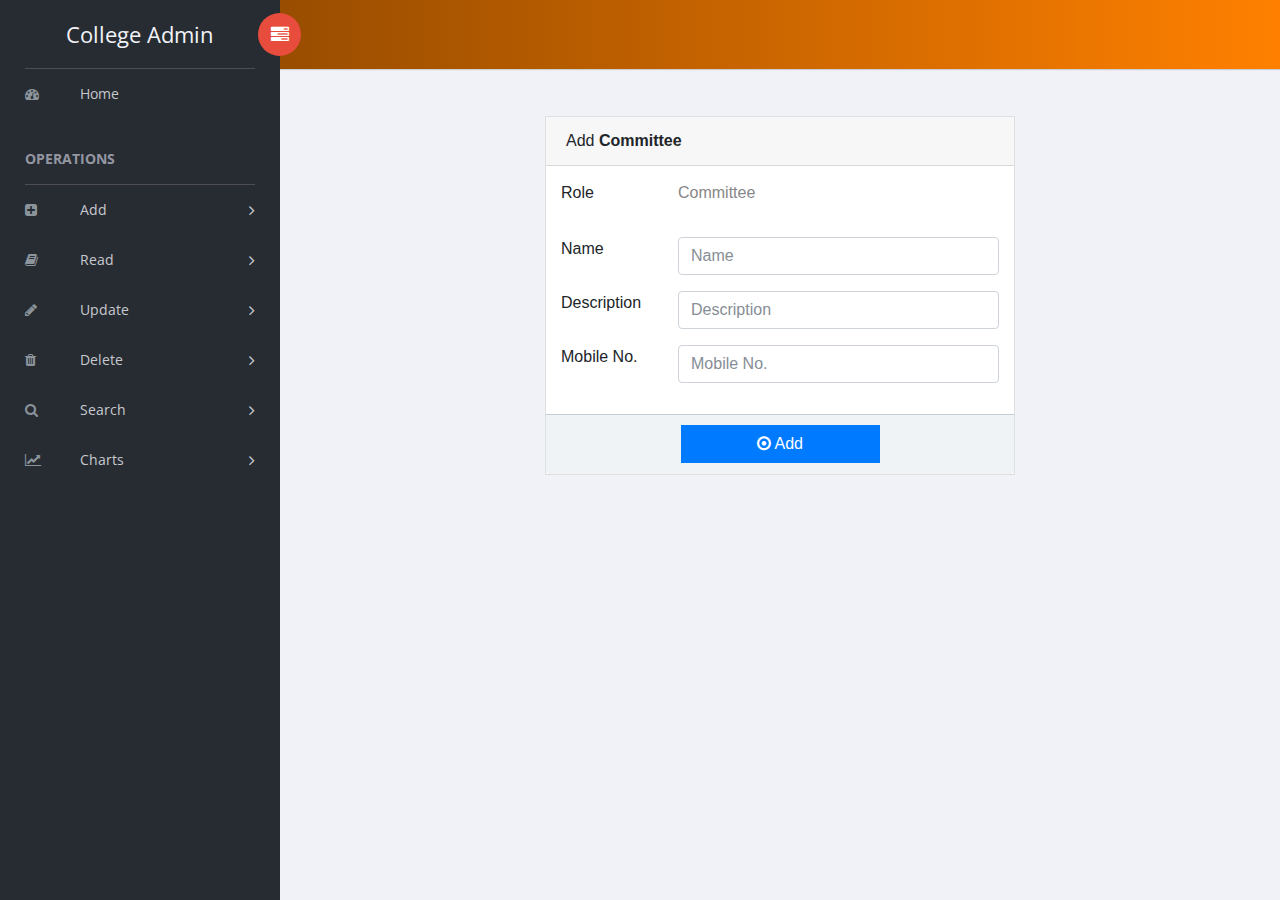
<file: add-operation/committee.html>
<!doctype html>
<!--[if lt IE 7]>      <html class="no-js lt-ie9 lt-ie8 lt-ie7" lang=""> <![endif]-->
<!--[if IE 7]>         <html class="no-js lt-ie9 lt-ie8" lang=""> <![endif]-->
<!--[if IE 8]>         <html class="no-js lt-ie9" lang=""> <![endif]-->
<!--[if gt IE 8]><!-->
<html class="no-js" lang="">
<!--<![endif]-->

<head>
    <meta charset="utf-8">
    <meta http-equiv="X-UA-Compatible" content="IE=edge">
    <title>College</title>
    <meta name="description" content="Sufee Admin - HTML5 Admin Template">
    <meta name="viewport" content="width=device-width, initial-scale=1">

    <link rel="apple-touch-icon" href="apple-icon.png">
    <link rel="shortcut icon" href="../favicon.ico">

    <link rel="stylesheet" href="../assets/css/normalize.css">
    <link rel="stylesheet" href="../assets/css/bootstrap.min.css">
    <link rel="stylesheet" href="../assets/css/font-awesome.min.css">
    <link rel="stylesheet" href="../assets/css/themify-icons.css">
    <link rel="stylesheet" href="../assets/css/flag-icon.min.css">
    <link rel="stylesheet" href="../assets/css/cs-skin-elastic.css">
    <!-- <link rel="stylesheet" href="../assets/css/bootstrap-select.less"> -->
    <link rel="stylesheet" href="../assets/scss/style.css">
    <link href="../assets/css/lib/vector-map/jqvmap.min.css" rel="stylesheet">

    <link href='https://fonts.googleapis.com/css?family=Open+Sans:400,600,700,800' rel='stylesheet' type='text/css'>

    <!-- <script type="text/javascript" src="https://cdn.jsdelivr.net/html5shiv/3.7.3/html5shiv.min.js"></script> -->

</head>

<body>


    <!-- Left Panel -->

    <aside id="left-panel" class="left-panel">
        <nav class="navbar navbar-expand-sm navbar-default">

                <div class="navbar-header">
                        <button class="navbar-toggler" type="button" data-toggle="collapse" data-target="#main-menu" aria-controls="main-menu" aria-expanded="false" aria-label="Toggle navigation">
                            <i class="fa fa-bars"></i>
                        </button>
                        <a class="navbar-brand" href="#">
                            <!-- <img src="images/lo0go.png" alt="Logo"> -->
                            College Admin
                        </a>
                        <!-- <a class="navbar-brand hidden" href="#"><img src="images/logo2.png" alt="Logo"></a> -->
                    </div>

            <div id="main-menu" class="main-menu collapse navbar-collapse">
                <ul class="nav navbar-nav">
                    <li class="">
                        <a href="../index.html">
                            <i class="menu-icon fa fa-dashboard"></i>Home </a>
                    </li>
                    <h3 class="menu-title">Operations</h3>
                    <!-- /.menu-title -->
                    <li class="menu-item-has-children dropdown">
                        <a href="#" class="dropdown-toggle" data-toggle="dropdown" aria-haspopup="true" aria-expanded="false">
                            <i class="menu-icon fa fa-plus-square"></i>Add</a>
                        <ul class="sub-menu children dropdown-menu">
                            <li class="active">
                                <i class="fa fa-puzzle-piece"></i>
                                <a href="./faculty.html">Faculty</a>
                            </li>
                            <li>
                                <i class="fa fa-id-badge"></i>
                                <a href="./student.html">Student</a>
                            </li>
                            <li>
                                <i class="fa fa-bars"></i>
                                <a href="./committee.html">Committee</a>
                            </li>
                            <li>
                                <i class="fa fa-share-square-o"></i>
                                <a href="./events.html">Events</a>
                            </li>
                            <li>
                                <i class="fa fa-id-card-o"></i>
                                <a href="./seminarhall.html">Seminar Hall</a>
                            </li>
                        </ul>
                    </li>
                    <li class="menu-item-has-children dropdown">
                        <a href="#" class="dropdown-toggle" data-toggle="dropdown" aria-haspopup="true" aria-expanded="false">
                            <i class="menu-icon fa fa-book"></i>Read</a>
                        <ul class="sub-menu children dropdown-menu">
                            <li>
                                <i class="fa fa-puzzle-piece"></i>
                                <a href="#">Faculty</a>
                            </li>
                            <li>
                                <i class="fa fa-id-badge"></i>
                                <a href="#">Student</a>
                            </li>
                            <li>
                                <i class="fa fa-bars"></i>
                                <a href="#">Committee</a>
                            </li>
                            <li>
                                <i class="fa fa-share-square-o"></i>
                                <a href="#">Events</a>
                            </li>
                            <li>
                                <i class="fa fa-id-card-o"></i>
                                <a href="#">Seminar Hall</a>
                            </li>
                        </ul>
                    </li>
                    <li class="menu-item-has-children dropdown">
                        <a href="#" class="dropdown-toggle" data-toggle="dropdown" aria-haspopup="true" aria-expanded="false">
                            <i class="menu-icon fa fa-pencil"></i>Update</a>
                        <ul class="sub-menu children dropdown-menu">
                            <li>
                                <i class="fa fa-puzzle-piece"></i>
                                <a href="#">Faculty</a>
                            </li>
                            <li>
                                <i class="fa fa-id-badge"></i>
                                <a href="#">Student</a>
                            </li>
                            <li>
                                <i class="fa fa-bars"></i>
                                <a href="#">Committee</a>
                            </li>
                            <li>
                                <i class="fa fa-share-square-o"></i>
                                <a href="#">Events</a>
                            </li>
                            <li>
                                <i class="fa fa-id-card-o"></i>
                                <a href="#">Seminar Hall</a>
                            </li>
                        </ul>
                    </li>
                    <li class="menu-item-has-children dropdown">
                        <a href="#" class="dropdown-toggle" data-toggle="dropdown" aria-haspopup="true" aria-expanded="false">
                            <i class="menu-icon fa fa-trash"></i>Delete</a>
                        <ul class="sub-menu children dropdown-menu">
                            <li>
                                <i class="fa fa-puzzle-piece"></i>
                                <a href="#">Faculty</a>
                            </li>
                            <li>
                                <i class="fa fa-id-badge"></i>
                                <a href="#">Student</a>
                            </li>
                            <li>
                                <i class="fa fa-bars"></i>
                                <a href="#">Committee</a>
                            </li>
                            <li>
                                <i class="fa fa-share-square-o"></i>
                                <a href="#">Events</a>
                            </li>
                            <li>
                                <i class="fa fa-id-card-o"></i>
                                <a href="#">Seminar Hall</a>
                            </li>
                        </ul>
                    </li>

                    <li class="menu-item-has-children dropdown">
                        <a href="#" class="dropdown-toggle" data-toggle="dropdown" aria-haspopup="true" aria-expanded="false">
                            <i class="menu-icon fa fa-search"></i>Search</a>
                        <ul class="sub-menu children dropdown-menu">
                            <li>
                                <i class="fa fa-puzzle-piece"></i>
                                <a href="#">Faculty</a>
                            </li>
                            <li>
                                <i class="fa fa-id-badge"></i>
                                <a href="#">Student</a>
                            </li>
                            <li>
                                <i class="fa fa-bars"></i>
                                <a href="#">Committee</a>
                            </li>
                            <li>
                                <i class="fa fa-share-square-o"></i>
                                <a href="#">Events</a>
                            </li>
                            <li>
                                <i class="fa fa-id-card-o"></i>
                                <a href="#">Seminar Hall</a>
                            </li>
                        </ul>
                    </li>


                    <li class="menu-item-has-children dropdown">
                        <a href="#" class="dropdown-toggle" data-toggle="dropdown" aria-haspopup="true" aria-expanded="false">
                            <i class="menu-icon fa fa-line-chart"></i>Charts</a>

                    </li>

                </ul>
            </div>
            <!-- /.navbar-collapse -->
        </nav>
    </aside>
    <!-- /#left-panel -->

    <!-- Left Panel -->

    <!-- Right Panel -->

    <div id="right-panel" class="right-panel">
        <header id="header" class="header">

            <div class="header-menu">

                <div class="col-sm-7">
                    <a id="menuToggle" class="menutoggle pull-left">
                        <i class="fa fa fa-tasks"></i>
                    </a>
                </div>
            </div>
        </header>
        <div style="padding:20px;"></div>
        <div class="row" style="margin:auto;">
            <div class="col-md-3"></div>
            <div class=" col-md-6">
                <div class="card">
                    <div class="card-header">
                        Add
                        <strong> Committee </strong>
                    </div>
                    <div class="card-body card-block">
                        <form action="" method="post" enctype="multipart/form-data" class="form-horizontal">
                            <div class="row form-group">
                                <div class="col col-md-3">
                                    <label class=" form-control-label">Role</label>
                                </div>
                                <div class="col-12 col-md-9">
                                    <p class="form-control-static">Committee</p>
                                </div>
                            </div>
                            <div class="row form-group">
                                <div class="col col-md-3">
                                    <label for="text-input" class=" form-control-label">Name</label>
                                </div>
                                <div class="col-12 col-md-9">
                                    <input type="text" id="text-input" name="text-input" placeholder="Name" class="form-control">
                                    <!-- <small class="form-text text-muted">This is a help text</small> -->
                                </div>
                            </div>
                            <div class="row form-group">
                                <div class="col col-md-3">
                                    <label for="text-input" class=" form-control-label">Description</label>
                                </div>
                                <div class="col-12 col-md-9">
                                    <input type="text" id="text-input" name="text-input" placeholder="Description" class="form-control">
                                    <!-- <small class="form-text text-muted">This is a help text</small> -->
                                </div>
                            </div>
                            <div class="row form-group">
                                <div class="col col-md-3">
                                    <label for="text-input" class=" form-control-label">Mobile No.</label>
                                </div>
                                <div class="col-12 col-md-9">
                                    <input type="number" id="text-input" name="text-input" placeholder="Mobile No." class="form-control">
                                </div>
                            </div>
                        </form>
                    </div>
                    <div class="card-footer">
                        <div class="row">
                            <div class="col-md-3"></div>
                            <div class="col-md-6" style="text-align: center;">
                                <button type="submit" class="btn btn-primary btn-block">
                                    <i class="fa fa-dot-circle-o"></i> Add
                                </button>
                            </div>
                        </div>
                    </div>
                </div>
            </div>
        </div>

    </div>
    <!-- .content -->
    </div>
    <!-- /#right-panel -->

    <!-- Right Panel -->

    <script src="../assets/js/vendor/jquery-2.1.4.min.js"></script>
    <script src="https://cdnjs.cloudflare.com/ajax/libs/popper.js/1.12.3/umd/popper.min.js"></script>
    <script src="../assets/js/plugins.js"></script>
    <script src="../assets/js/main.js"></script>


    <script src="../assets/js/lib/chart-js/Chart.bundle.js"></script>
    <script src="../assets/js/dashboard.js"></script>
    <script src="../assets/js/widgets.js"></script>
    <script src="../assets/js/lib/vector-map/jquery.vmap.js"></script>
    <script src="../assets/js/lib/vector-map/jquery.vmap.min.js"></script>
    <script src="../assets/js/lib/vector-map/jquery.vmap.sampledata.js"></script>
    <script src="../assets/js/lib/vector-map/country/jquery.vmap.world.js"></script>
    <script>
        (function ($) {
            "use strict";

            jQuery('#vmap').vectorMap({
                map: 'world_en',
                backgroundColor: null,
                color: '#ffffff',
                hoverOpacity: 0.7,
                selectedColor: '#1de9b6',
                enableZoom: true,
                showTooltip: true,
                values: sample_data,
                scaleColors: ['#1de9b6', '#03a9f5'],
                normalizeFunction: 'polynomial'
            });
        })(jQuery);
    </script>

</body>

</html>
</file>
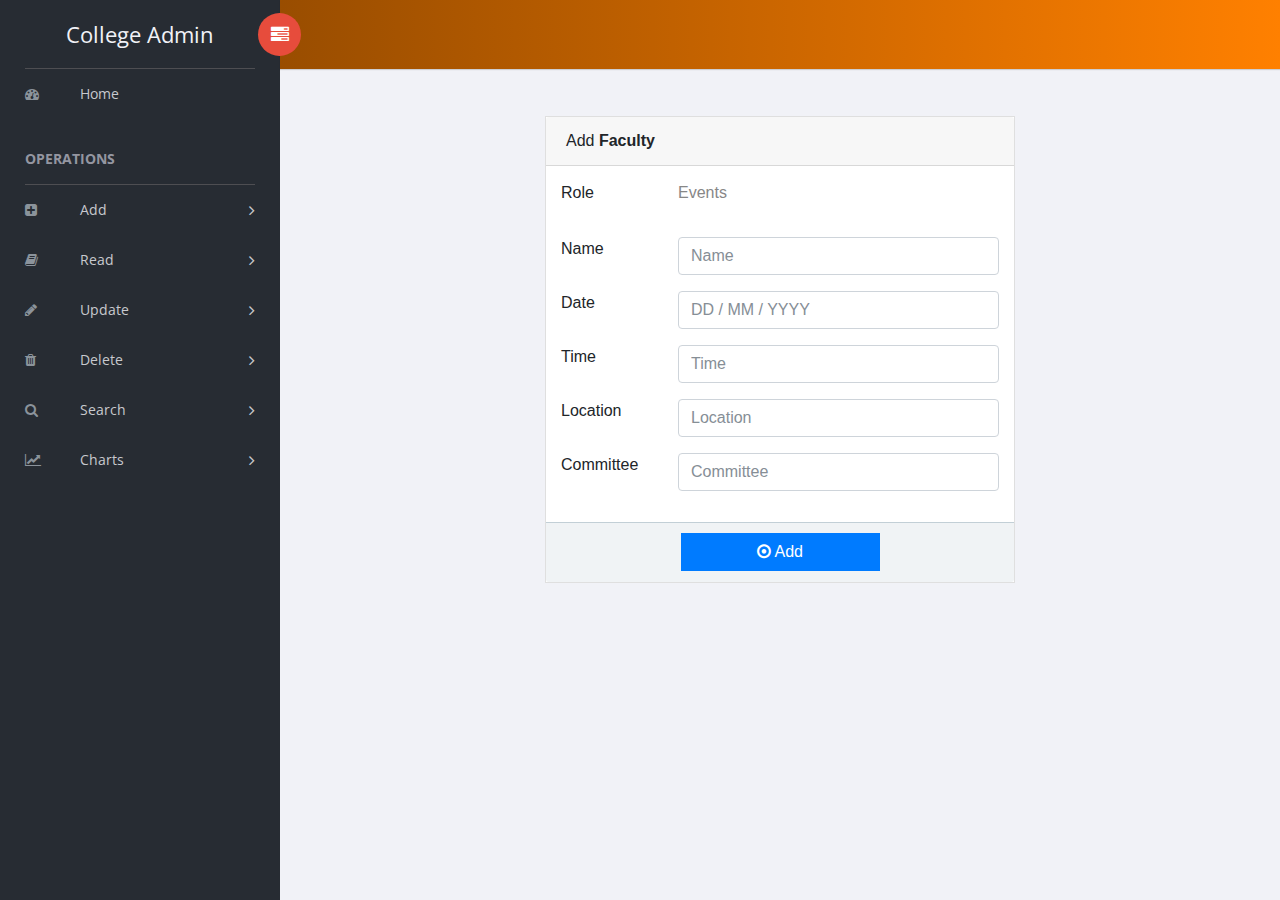
<file: add-operation/events.html>
<!doctype html>
<!--[if lt IE 7]>      <html class="no-js lt-ie9 lt-ie8 lt-ie7" lang=""> <![endif]-->
<!--[if IE 7]>         <html class="no-js lt-ie9 lt-ie8" lang=""> <![endif]-->
<!--[if IE 8]>         <html class="no-js lt-ie9" lang=""> <![endif]-->
<!--[if gt IE 8]><!-->
<html class="no-js" lang="">
<!--<![endif]-->

<head>
    <meta charset="utf-8">
    <meta http-equiv="X-UA-Compatible" content="IE=edge">
    <title>College</title>
    <meta name="description" content="Sufee Admin - HTML5 Admin Template">
    <meta name="viewport" content="width=device-width, initial-scale=1">

    <link rel="apple-touch-icon" href="apple-icon.png">
    <link rel="shortcut icon" href="../favicon.ico">

    <link rel="stylesheet" href="../assets/css/normalize.css">
    <link rel="stylesheet" href="../assets/css/bootstrap.min.css">
    <link rel="stylesheet" href="../assets/css/font-awesome.min.css">
    <link rel="stylesheet" href="../assets/css/themify-icons.css">
    <link rel="stylesheet" href="../assets/css/flag-icon.min.css">
    <link rel="stylesheet" href="../assets/css/cs-skin-elastic.css">
    <!-- <link rel="stylesheet" href="../assets/css/bootstrap-select.less"> -->
    <link rel="stylesheet" href="../assets/scss/style.css">
    <link href="../assets/css/lib/vector-map/jqvmap.min.css" rel="stylesheet">

    <link href='https://fonts.googleapis.com/css?family=Open+Sans:400,600,700,800' rel='stylesheet' type='text/css'>

    <!-- <script type="text/javascript" src="https://cdn.jsdelivr.net/html5shiv/3.7.3/html5shiv.min.js"></script> -->

</head>

<body>


    <!-- Left Panel -->

    <aside id="left-panel" class="left-panel">
        <nav class="navbar navbar-expand-sm navbar-default">

                <div class="navbar-header">
                        <button class="navbar-toggler" type="button" data-toggle="collapse" data-target="#main-menu" aria-controls="main-menu" aria-expanded="false" aria-label="Toggle navigation">
                            <i class="fa fa-bars"></i>
                        </button>
                        <a class="navbar-brand" href="#">
                            <!-- <img src="images/lo0go.png" alt="Logo"> -->
                            College Admin
                        </a>
                        <!-- <a class="navbar-brand hidden" href="#"><img src="images/logo2.png" alt="Logo"></a> -->
                    </div>

            <div id="main-menu" class="main-menu collapse navbar-collapse">
                <ul class="nav navbar-nav">
                    <li class="">
                        <a href="../index.html">
                            <i class="menu-icon fa fa-dashboard"></i>Home </a>
                    </li>
                    <h3 class="menu-title">Operations</h3>
                    <!-- /.menu-title -->
                    <li class="menu-item-has-children dropdown">
                        <a href="#" class="dropdown-toggle" data-toggle="dropdown" aria-haspopup="true" aria-expanded="false">
                            <i class="menu-icon fa fa-plus-square"></i>Add</a>
                        <ul class="sub-menu children dropdown-menu">
                            <li class="active">
                                <i class="fa fa-puzzle-piece"></i>
                                <a href="./faculty.html">Faculty</a>
                            </li>
                            <li>
                                <i class="fa fa-id-badge"></i>
                                <a href="./student.html">Student</a>
                            </li>
                            <li>
                                <i class="fa fa-bars"></i>
                                <a href="./committee.html">Committee</a>
                            </li>
                            <li>
                                <i class="fa fa-share-square-o"></i>
                                <a href="./events.html">Events</a>
                            </li>
                            <li>
                                <i class="fa fa-id-card-o"></i>
                                <a href="./seminarhall.html">Seminar Hall</a>
                            </li>
                        </ul>
                    </li>
                    <li class="menu-item-has-children dropdown">
                        <a href="#" class="dropdown-toggle" data-toggle="dropdown" aria-haspopup="true" aria-expanded="false">
                            <i class="menu-icon fa fa-book"></i>Read</a>
                        <ul class="sub-menu children dropdown-menu">
                            <li>
                                <i class="fa fa-puzzle-piece"></i>
                                <a href="#">Faculty</a>
                            </li>
                            <li>
                                <i class="fa fa-id-badge"></i>
                                <a href="#">Student</a>
                            </li>
                            <li>
                                <i class="fa fa-bars"></i>
                                <a href="#">Committee</a>
                            </li>
                            <li>
                                <i class="fa fa-share-square-o"></i>
                                <a href="#">Events</a>
                            </li>
                            <li>
                                <i class="fa fa-id-card-o"></i>
                                <a href="#">Seminar Hall</a>
                            </li>
                        </ul>
                    </li>
                    <li class="menu-item-has-children dropdown">
                        <a href="#" class="dropdown-toggle" data-toggle="dropdown" aria-haspopup="true" aria-expanded="false">
                            <i class="menu-icon fa fa-pencil"></i>Update</a>
                        <ul class="sub-menu children dropdown-menu">
                            <li>
                                <i class="fa fa-puzzle-piece"></i>
                                <a href="#">Faculty</a>
                            </li>
                            <li>
                                <i class="fa fa-id-badge"></i>
                                <a href="#">Student</a>
                            </li>
                            <li>
                                <i class="fa fa-bars"></i>
                                <a href="#">Committee</a>
                            </li>
                            <li>
                                <i class="fa fa-share-square-o"></i>
                                <a href="#">Events</a>
                            </li>
                            <li>
                                <i class="fa fa-id-card-o"></i>
                                <a href="#">Seminar Hall</a>
                            </li>
                        </ul>
                    </li>
                    <li class="menu-item-has-children dropdown">
                        <a href="#" class="dropdown-toggle" data-toggle="dropdown" aria-haspopup="true" aria-expanded="false">
                            <i class="menu-icon fa fa-trash"></i>Delete</a>
                        <ul class="sub-menu children dropdown-menu">
                            <li>
                                <i class="fa fa-puzzle-piece"></i>
                                <a href="#">Faculty</a>
                            </li>
                            <li>
                                <i class="fa fa-id-badge"></i>
                                <a href="#">Student</a>
                            </li>
                            <li>
                                <i class="fa fa-bars"></i>
                                <a href="#">Committee</a>
                            </li>
                            <li>
                                <i class="fa fa-share-square-o"></i>
                                <a href="#">Events</a>
                            </li>
                            <li>
                                <i class="fa fa-id-card-o"></i>
                                <a href="#">Seminar Hall</a>
                            </li>
                        </ul>
                    </li>

                    <li class="menu-item-has-children dropdown">
                        <a href="#" class="dropdown-toggle" data-toggle="dropdown" aria-haspopup="true" aria-expanded="false">
                            <i class="menu-icon fa fa-search"></i>Search</a>
                        <ul class="sub-menu children dropdown-menu">
                            <li>
                                <i class="fa fa-puzzle-piece"></i>
                                <a href="#">Faculty</a>
                            </li>
                            <li>
                                <i class="fa fa-id-badge"></i>
                                <a href="#">Student</a>
                            </li>
                            <li>
                                <i class="fa fa-bars"></i>
                                <a href="#">Committee</a>
                            </li>
                            <li>
                                <i class="fa fa-share-square-o"></i>
                                <a href="#">Events</a>
                            </li>
                            <li>
                                <i class="fa fa-id-card-o"></i>
                                <a href="#">Seminar Hall</a>
                            </li>
                        </ul>
                    </li>


                    <li class="menu-item-has-children dropdown">
                        <a href="#" class="dropdown-toggle" data-toggle="dropdown" aria-haspopup="true" aria-expanded="false">
                            <i class="menu-icon fa fa-line-chart"></i>Charts</a>

                    </li>

                </ul>
            </div>
            <!-- /.navbar-collapse -->
        </nav>
    </aside>
    <!-- /#left-panel -->

    <!-- Left Panel -->

    <!-- Right Panel -->

    <div id="right-panel" class="right-panel">
        <header id="header" class="header">

            <div class="header-menu">

                <div class="col-sm-7">
                    <a id="menuToggle" class="menutoggle pull-left">
                        <i class="fa fa fa-tasks"></i>
                    </a>
                </div>
            </div>
        </header>
        <div style="padding:20px;"></div>
        <div class="row" style="margin:auto;">
            <div class="col-md-3"></div>
            <div class=" col-md-6">
                <div class="card">
                    <div class="card-header">
                        Add
                        <strong> Faculty </strong>
                    </div>
                    <div class="card-body card-block">
                        <form action="" method="post" enctype="multipart/form-data" class="form-horizontal">
                            <div class="row form-group">
                                <div class="col col-md-3">
                                    <label class=" form-control-label">Role</label>
                                </div>
                                <div class="col-12 col-md-9">
                                    <p class="form-control-static">Events</p>
                                </div>
                            </div>
                            <div class="row form-group">
                                <div class="col col-md-3">
                                    <label for="text-input" class=" form-control-label">Name</label>
                                </div>
                                <div class="col-12 col-md-9">
                                    <input type="text" id="text-input" name="text-input" placeholder="Name" class="form-control">
                                    <!-- <small class="form-text text-muted">This is a help text</small> -->
                                </div>
                            </div>
                            <div class="row form-group">
                                <div class="col col-md-3">
                                    <label for="cc-exp" class="control-label mb-1">Date</label>
                                </div>
                                <div class="col-12 col-md-9">
                                    <input id="cc-exp" name="cc-exp" type="tel" class="form-control cc-exp" value="" data-val="true" data-val-required="Please enter your date" data-val-cc-exp="Please enter a valid month and year" placeholder="DD / MM / YYYY" autocomplete="cc-exp">
                                    <span class="help-block" data-valmsg-for="cc-exp" data-valmsg-replace="true"></span>
                                </div>
                            </div>
                            <div class="row form-group">
                                <div class="col col-md-3">
                                    <label for="text-input" class=" form-control-label">Time</label>
                                </div>
                                <div class="col-12 col-md-9">
                                    <input type="text" id="text-input" name="text-input" placeholder="Time" class="form-control">
                                    <!-- <small class="form-text text-muted">This is a help text</small> -->
                                </div>
                            </div>
                            <div class="row form-group">
                                <div class="col col-md-3">
                                    <label for="text-input" class=" form-control-label">Location</label>
                                </div>
                                <div class="col-12 col-md-9">
                                    <input type="number" id="text-input" name="text-input" placeholder="Location" class="form-control">
                                </div>
                            </div>
                            <div class="row form-group">
                                <div class="col col-md-3">
                                    <label for="text-input" class=" form-control-label">Committee</label>
                                </div>
                                <div class="col-12 col-md-9">
                                    <input type="number" id="text-input" name="text-input" placeholder="Committee" class="form-control">
                                </div>
                            </div>

                        </form>
                    </div>
                    <div class="card-footer">
                        <div class="row">
                            <div class="col-md-3"></div>
                            <div class="col-md-6" style="text-align: center;">
                                <button type="submit" class="btn btn-primary btn-block">
                                    <i class="fa fa-dot-circle-o"></i> Add
                                </button>
                            </div>
                        </div>
                    </div>
                </div>
            </div>
        </div>

    </div>
    <!-- .content -->
    </div>
    <!-- /#right-panel -->

    <!-- Right Panel -->

    <script src="../assets/js/vendor/jquery-2.1.4.min.js"></script>
    <script src="https://cdnjs.cloudflare.com/ajax/libs/popper.js/1.12.3/umd/popper.min.js"></script>
    <script src="../assets/js/plugins.js"></script>
    <script src="../assets/js/main.js"></script>


    <script src="../assets/js/lib/chart-js/Chart.bundle.js"></script>
    <script src="../assets/js/dashboard.js"></script>
    <script src="../assets/js/widgets.js"></script>
    <script src="../assets/js/lib/vector-map/jquery.vmap.js"></script>
    <script src="../assets/js/lib/vector-map/jquery.vmap.min.js"></script>
    <script src="../assets/js/lib/vector-map/jquery.vmap.sampledata.js"></script>
    <script src="../assets/js/lib/vector-map/country/jquery.vmap.world.js"></script>
    <script>
        (function ($) {
            "use strict";

            jQuery('#vmap').vectorMap({
                map: 'world_en',
                backgroundColor: null,
                color: '#ffffff',
                hoverOpacity: 0.7,
                selectedColor: '#1de9b6',
                enableZoom: true,
                showTooltip: true,
                values: sample_data,
                scaleColors: ['#1de9b6', '#03a9f5'],
                normalizeFunction: 'polynomial'
            });
        })(jQuery);
    </script>

</body>

</html>
</file>
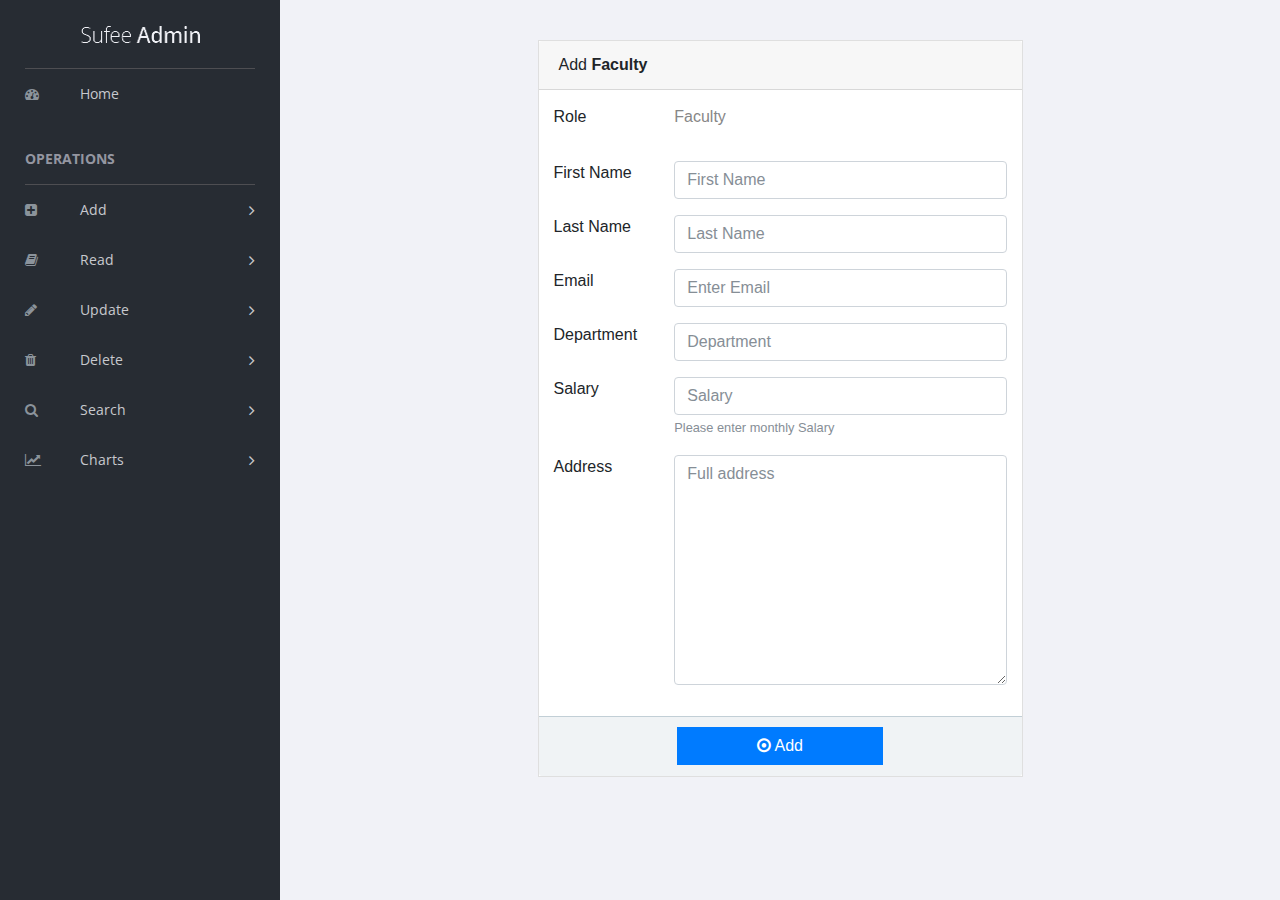
<file: add-operation/faculty.html>
<!doctype html>
<!--[if lt IE 7]>      <html class="no-js lt-ie9 lt-ie8 lt-ie7" lang=""> <![endif]-->
<!--[if IE 7]>         <html class="no-js lt-ie9 lt-ie8" lang=""> <![endif]-->
<!--[if IE 8]>         <html class="no-js lt-ie9" lang=""> <![endif]-->
<!--[if gt IE 8]><!-->
<html class="no-js" lang="">
<!--<![endif]-->

<head>
    <meta charset="utf-8">
    <meta http-equiv="X-UA-Compatible" content="IE=edge">
    <title>College</title>
    <meta name="description" content="Sufee Admin - HTML5 Admin Template">
    <meta name="viewport" content="width=device-width, initial-scale=1">

    <link rel="apple-touch-icon" href="apple-icon.png">
    <link rel="shortcut icon" href="../favicon.ico">

    <link rel="stylesheet" href="../assets/css/normalize.css">
    <link rel="stylesheet" href="../assets/css/bootstrap.min.css">
    <link rel="stylesheet" href="../assets/css/font-awesome.min.css">
    <link rel="stylesheet" href="../assets/css/themify-icons.css">
    <link rel="stylesheet" href="../assets/css/flag-icon.min.css">
    <link rel="stylesheet" href="../assets/css/cs-skin-elastic.css">
    <!-- <link rel="stylesheet" href="../assets/css/bootstrap-select.less"> -->
    <link rel="stylesheet" href="../assets/scss/style.css">
    <link href="../assets/css/lib/vector-map/jqvmap.min.css" rel="stylesheet">

    <link href='https://fonts.googleapis.com/css?family=Open+Sans:400,600,700,800' rel='stylesheet' type='text/css'>

    <!-- <script type="text/javascript" src="https://cdn.jsdelivr.net/html5shiv/3.7.3/html5shiv.min.js"></script> -->

</head>

<body>


    <!-- Left Panel -->

    <aside id="left-panel" class="left-panel">
        <nav class="navbar navbar-expand-sm navbar-default">

            <div class="navbar-header">
                <button class="navbar-toggler" type="button" data-toggle="collapse" data-target="#main-menu" aria-controls="main-menu" aria-expanded="false"
                    aria-label="Toggle navigation">
                    <i class="fa fa-bars"></i>
                </button>
                <a class="navbar-brand" href="#">
                    <img src="../images/logo.png" alt="Logo">
                </a>
                <a class="navbar-brand hidden" href="#">
                    <img src="../images/logo2.png" alt="Logo">
                </a>
            </div>

            <div id="main-menu" class="main-menu collapse navbar-collapse">
                <ul class="nav navbar-nav">
                    <li class="">
                        <a href="index.html">
                            <i class="menu-icon fa fa-dashboard"></i>Home </a>
                    </li>
                    <h3 class="menu-title">Operations</h3>
                    <!-- /.menu-title -->
                    <li class="menu-item-has-children dropdown">
                        <a href="#" class="dropdown-toggle" data-toggle="dropdown" aria-haspopup="true" aria-expanded="false">
                            <i class="menu-icon fa fa-plus-square"></i>Add</a>
                        <ul class="sub-menu children dropdown-menu">
                            <li class="active">
                                <i class="fa fa-puzzle-piece"></i>
                                <a href="./faculty.html">Faculty</a>
                            </li>
                            <li>
                                <i class="fa fa-id-badge"></i>
                                <a href="#">Student</a>
                            </li>
                            <li>
                                <i class="fa fa-bars"></i>
                                <a href="#">Committee</a>
                            </li>
                            <li>
                                <i class="fa fa-share-square-o"></i>
                                <a href="#">Events</a>
                            </li>
                            <li>
                                <i class="fa fa-id-card-o"></i>
                                <a href="#">Seminar Hall</a>
                            </li>
                        </ul>
                    </li>
                    <li class="menu-item-has-children dropdown">
                        <a href="#" class="dropdown-toggle" data-toggle="dropdown" aria-haspopup="true" aria-expanded="false">
                            <i class="menu-icon fa fa-book"></i>Read</a>
                        <ul class="sub-menu children dropdown-menu">
                            <li>
                                <i class="fa fa-puzzle-piece"></i>
                                <a href="#">Faculty</a>
                            </li>
                            <li>
                                <i class="fa fa-id-badge"></i>
                                <a href="#">Student</a>
                            </li>
                            <li>
                                <i class="fa fa-bars"></i>
                                <a href="#">Committee</a>
                            </li>
                            <li>
                                <i class="fa fa-share-square-o"></i>
                                <a href="#">Events</a>
                            </li>
                            <li>
                                <i class="fa fa-id-card-o"></i>
                                <a href="#">Seminar Hall</a>
                            </li>
                        </ul>
                    </li>
                    <li class="menu-item-has-children dropdown">
                        <a href="#" class="dropdown-toggle" data-toggle="dropdown" aria-haspopup="true" aria-expanded="false">
                            <i class="menu-icon fa fa-pencil"></i>Update</a>
                        <ul class="sub-menu children dropdown-menu">
                            <li>
                                <i class="fa fa-puzzle-piece"></i>
                                <a href="#">Faculty</a>
                            </li>
                            <li>
                                <i class="fa fa-id-badge"></i>
                                <a href="#">Student</a>
                            </li>
                            <li>
                                <i class="fa fa-bars"></i>
                                <a href="#">Committee</a>
                            </li>
                            <li>
                                <i class="fa fa-share-square-o"></i>
                                <a href="#">Events</a>
                            </li>
                            <li>
                                <i class="fa fa-id-card-o"></i>
                                <a href="#">Seminar Hall</a>
                            </li>
                        </ul>
                    </li>
                    <li class="menu-item-has-children dropdown">
                        <a href="#" class="dropdown-toggle" data-toggle="dropdown" aria-haspopup="true" aria-expanded="false">
                            <i class="menu-icon fa fa-trash"></i>Delete</a>
                        <ul class="sub-menu children dropdown-menu">
                            <li>
                                <i class="fa fa-puzzle-piece"></i>
                                <a href="#">Faculty</a>
                            </li>
                            <li>
                                <i class="fa fa-id-badge"></i>
                                <a href="#">Student</a>
                            </li>
                            <li>
                                <i class="fa fa-bars"></i>
                                <a href="#">Committee</a>
                            </li>
                            <li>
                                <i class="fa fa-share-square-o"></i>
                                <a href="#">Events</a>
                            </li>
                            <li>
                                <i class="fa fa-id-card-o"></i>
                                <a href="#">Seminar Hall</a>
                            </li>
                        </ul>
                    </li>

                    <li class="menu-item-has-children dropdown">
                        <a href="#" class="dropdown-toggle" data-toggle="dropdown" aria-haspopup="true" aria-expanded="false">
                            <i class="menu-icon fa fa-search"></i>Search</a>
                        <ul class="sub-menu children dropdown-menu">
                            <li>
                                <i class="fa fa-puzzle-piece"></i>
                                <a href="#">Faculty</a>
                            </li>
                            <li>
                                <i class="fa fa-id-badge"></i>
                                <a href="#">Student</a>
                            </li>
                            <li>
                                <i class="fa fa-bars"></i>
                                <a href="#">Committee</a>
                            </li>
                            <li>
                                <i class="fa fa-share-square-o"></i>
                                <a href="#">Events</a>
                            </li>
                            <li>
                                <i class="fa fa-id-card-o"></i>
                                <a href="#">Seminar Hall</a>
                            </li>
                        </ul>
                    </li>


                    <li class="menu-item-has-children dropdown">
                        <a href="#" class="dropdown-toggle" data-toggle="dropdown" aria-haspopup="true" aria-expanded="false">
                            <i class="menu-icon fa fa-line-chart"></i>Charts</a>

                    </li>

                </ul>
            </div>
            <!-- /.navbar-collapse -->
        </nav>
    </aside>
    <!-- /#left-panel -->

    <!-- Left Panel -->

    <!-- Right Panel -->

    <div id="right-panel" class="right-panel">
        <div style="padding:20px;"></div>
        <div class="row">
            <div class="col-md-3"></div>
            <div class=" col-md-6">
                <div class="card">
                    <div class="card-header">
                        Add <strong> Faculty </strong>
                    </div>
                    <div class="card-body card-block">
                        <form action="" method="post" enctype="multipart/form-data" class="form-horizontal">
                            <div class="row form-group">
                                <div class="col col-md-3">
                                    <label class=" form-control-label">Role</label>
                                </div>
                                <div class="col-12 col-md-9">
                                    <p class="form-control-static">Faculty</p>
                                </div>
                            </div>
                            <div class="row form-group">
                                <div class="col col-md-3">
                                    <label for="text-input" class=" form-control-label">First Name</label>
                                </div>
                                <div class="col-12 col-md-9">
                                    <input type="text" id="text-input" name="text-input" placeholder="First Name" class="form-control">
                                    <!-- <small class="form-text text-muted">This is a help text</small> -->
                                </div>
                            </div>
                            <div class="row form-group">
                                    <div class="col col-md-3">
                                        <label for="text-input" class=" form-control-label">Last Name</label>
                                    </div>
                                    <div class="col-12 col-md-9">
                                        <input type="text" id="text-input" name="text-input" placeholder="Last Name" class="form-control">
                                        <!-- <small class="form-text text-muted">This is a help text</small> -->
                                    </div>
                                </div>
                            <div class="row form-group">
                                <div class="col col-md-3">
                                    <label for="email-input" class=" form-control-label">Email</label>
                                </div>
                                <div class="col-12 col-md-9">
                                    <input type="email" id="email-input" name="email-input" placeholder="Enter Email" class="form-control">
                                </div>
                            </div>
                            <div class="row form-group">
                                    <div class="col col-md-3">
                                        <label for="text-input" class=" form-control-label">Department</label>
                                    </div>
                                    <div class="col-12 col-md-9">
                                        <input type="text" id="text-input" name="text-input" placeholder="Department" class="form-control">
                                        <!-- <small class="form-text text-muted">This is a help text</small> -->
                                    </div>
                                </div>
                            <div class="row form-group">
                                    <div class="col col-md-3">
                                        <label for="text-input" class=" form-control-label">Salary</label>
                                    </div>
                                    <div class="col-12 col-md-9">
                                        <input type="number" id="text-input" name="text-input" placeholder="Salary" class="form-control">
                                        <small class="help-block text-muted">Please enter monthly Salary</small>
                                    </div>
                                </div>
                                <div class="row form-group">
                                        <div class="col col-md-3"><label for="textarea-input" class=" form-control-label">Address</label></div>
                                        <div class="col-12 col-md-9"><textarea name="textarea-input" id="textarea-input" rows="9" placeholder="Full address" class="form-control"></textarea></div>
                                      </div>
                            
                        </form>
                    </div>
                    <div class="card-footer">
                        <div class="row">
                            <div class="col-md-3"></div>
                            <div class="col-md-6" style="text-align: center;">
                                    <button type="submit"  class="btn btn-primary btn-block">
                                        <i class="fa fa-dot-circle-o"></i> Add
                                    </button></div>
                        </div>
                    </div>
                </div>
            </div>
        </div>

    </div>
    <!-- .content -->
    </div>
    <!-- /#right-panel -->

    <!-- Right Panel -->

    <script src="../assets/js/vendor/jquery-2.1.4.min.js"></script>
    <script src="https://cdnjs.cloudflare.com/ajax/libs/popper.js/1.12.3/umd/popper.min.js"></script>
    <script src="../assets/js/plugins.js"></script>
    <script src="../assets/js/main.js"></script>


    <script src="../assets/js/lib/chart-js/Chart.bundle.js"></script>
    <script src="../assets/js/dashboard.js"></script>
    <script src="../assets/js/widgets.js"></script>
    <script src="../assets/js/lib/vector-map/jquery.vmap.js"></script>
    <script src="../assets/js/lib/vector-map/jquery.vmap.min.js"></script>
    <script src="../assets/js/lib/vector-map/jquery.vmap.sampledata.js"></script>
    <script src="../assets/js/lib/vector-map/country/jquery.vmap.world.js"></script>
    <script>
        (function ($) {
            "use strict";

            jQuery('#vmap').vectorMap({
                map: 'world_en',
                backgroundColor: null,
                color: '#ffffff',
                hoverOpacity: 0.7,
                selectedColor: '#1de9b6',
                enableZoom: true,
                showTooltip: true,
                values: sample_data,
                scaleColors: ['#1de9b6', '#03a9f5'],
                normalizeFunction: 'polynomial'
            });
        })(jQuery);
    </script>

</body>

</html>

<!-- 

    #include <bits/stdc++.h>
using namespace std;


int main() {
    int n;
    cin>>n;
    int a[n];
    int sum=0;
    for(int i=0; i<n; i++) {
        cin>>a[i];
        sum += a[i];
    }
    int x;
    cin>>x;
    int avg = sum/x;
    int b[x], start = 0, sum2=sum, sum3=0;
    b[0]=0;
    for(int i=1; i<x; i++) {
        sum=0;
        for(int j=start; j<n; j++) {
            sum += a[j];
            sum3 += a[j];
            if(sum > avg) {
                start=j;
                sum -= a[j];
                sum3 -= a[j];
                break;
            }
        }    
        b[i] = sum;
    }
    // cout<<"sum2"<<sum2;
    // cout<<"sum3"<<sum3;
    b[x]=sum2-sum3;
    int max = 0;
    for(int i=1; i<=x;i++) {
        if(b[i]>max) max=b[i];
    }
    cout<<max;
	return 0;
}


#include <bits/stdc++.h>
using namespace std;


int main() {
    int n;
    cin>>n;
    int a[n], b[n];
    for(int i=0; i<n; i++) {
        cin>>a[i]>>b[i];
    }
    int ans = 0;
    for(int i=n-1; i>=0; i--) {
        // cout<<"i"<<i<<endl;
        a[i] += ans;
        if(a[i]%b[i] == 0) 
            continue;
        ans += (b[i]) - a[i]%b[i];
        // cout<<ans<<endl;
    }
    cout<<ans;
	return 0;
}
-->
</file>
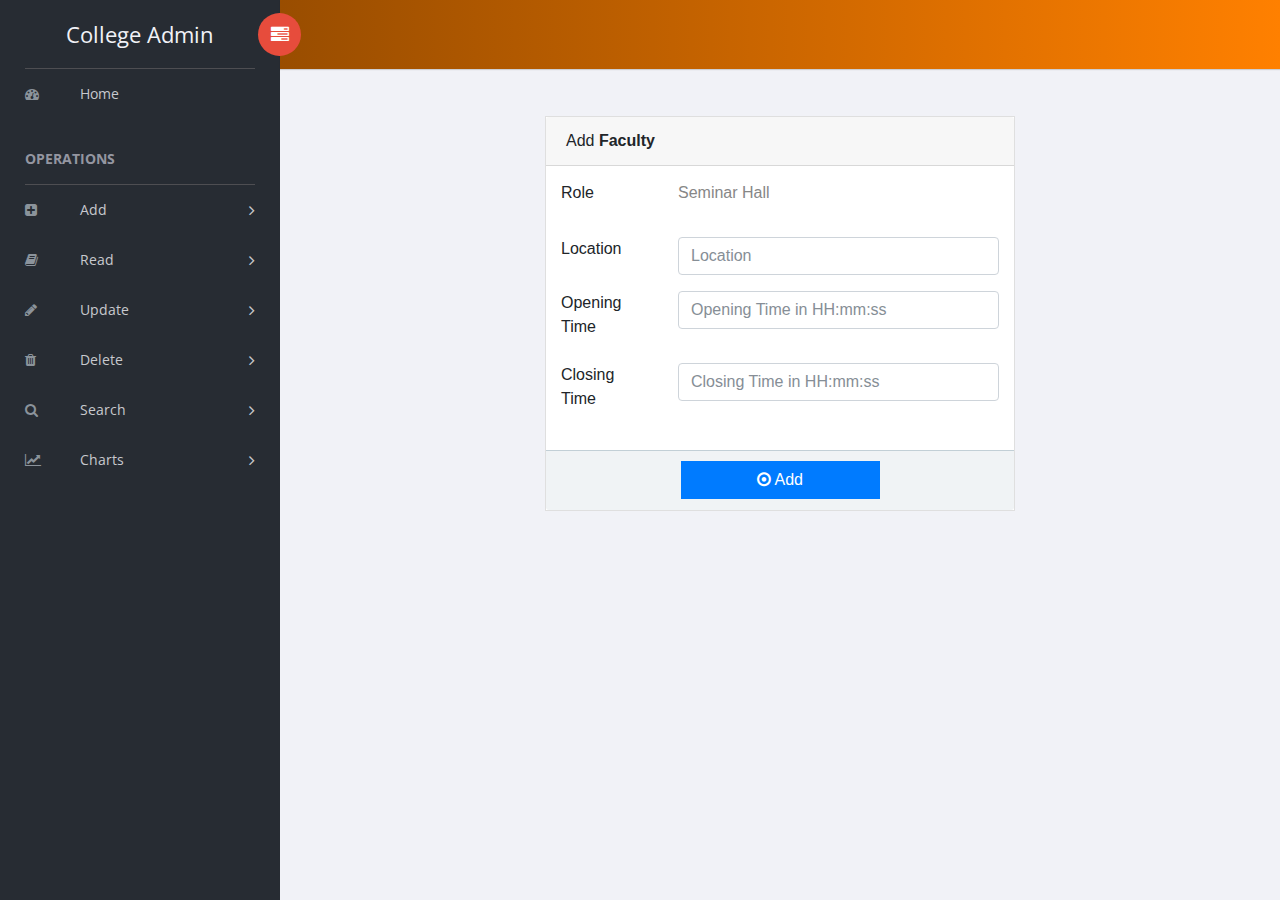
<file: add-operation/seminarhall.html>
<!doctype html>
<!--[if lt IE 7]>      <html class="no-js lt-ie9 lt-ie8 lt-ie7" lang=""> <![endif]-->
<!--[if IE 7]>         <html class="no-js lt-ie9 lt-ie8" lang=""> <![endif]-->
<!--[if IE 8]>         <html class="no-js lt-ie9" lang=""> <![endif]-->
<!--[if gt IE 8]><!-->
<html class="no-js" lang="">
<!--<![endif]-->

<head>
    <meta charset="utf-8">
    <meta http-equiv="X-UA-Compatible" content="IE=edge">
    <title>College</title>
    <meta name="description" content="Sufee Admin - HTML5 Admin Template">
    <meta name="viewport" content="width=device-width, initial-scale=1">

    <link rel="apple-touch-icon" href="apple-icon.png">
    <link rel="shortcut icon" href="../favicon.ico">

    <link rel="stylesheet" href="../assets/css/normalize.css">
    <link rel="stylesheet" href="../assets/css/bootstrap.min.css">
    <link rel="stylesheet" href="../assets/css/font-awesome.min.css">
    <link rel="stylesheet" href="../assets/css/themify-icons.css">
    <link rel="stylesheet" href="../assets/css/flag-icon.min.css">
    <link rel="stylesheet" href="../assets/css/cs-skin-elastic.css">
    <!-- <link rel="stylesheet" href="../assets/css/bootstrap-select.less"> -->
    <link rel="stylesheet" href="../assets/scss/style.css">
    <link href="../assets/css/lib/vector-map/jqvmap.min.css" rel="stylesheet">

    <link href='https://fonts.googleapis.com/css?family=Open+Sans:400,600,700,800' rel='stylesheet' type='text/css'>

    <!-- <script type="text/javascript" src="https://cdn.jsdelivr.net/html5shiv/3.7.3/html5shiv.min.js"></script> -->

</head>

<body>


    <!-- Left Panel -->

    <aside id="left-panel" class="left-panel">
        <nav class="navbar navbar-expand-sm navbar-default">

                <div class="navbar-header">
                        <button class="navbar-toggler" type="button" data-toggle="collapse" data-target="#main-menu" aria-controls="main-menu" aria-expanded="false" aria-label="Toggle navigation">
                            <i class="fa fa-bars"></i>
                        </button>
                        <a class="navbar-brand" href="#">
                            <!-- <img src="images/lo0go.png" alt="Logo"> -->
                            College Admin
                        </a>
                        <!-- <a class="navbar-brand hidden" href="#"><img src="images/logo2.png" alt="Logo"></a> -->
                    </div>

            <div id="main-menu" class="main-menu collapse navbar-collapse">
                <ul class="nav navbar-nav">
                    <li class="">
                        <a href="../index.html">
                            <i class="menu-icon fa fa-dashboard"></i>Home </a>
                    </li>
                    <h3 class="menu-title">Operations</h3>
                    <!-- /.menu-title -->
                    <li class="menu-item-has-children dropdown">
                        <a href="#" class="dropdown-toggle" data-toggle="dropdown" aria-haspopup="true" aria-expanded="false">
                            <i class="menu-icon fa fa-plus-square"></i>Add</a>
                        <ul class="sub-menu children dropdown-menu">
                            <li class="active">
                                <i class="fa fa-puzzle-piece"></i>
                                <a href="./faculty.html">Faculty</a>
                            </li>
                            <li>
                                <i class="fa fa-id-badge"></i>
                                <a href="./student.html">Student</a>
                            </li>
                            <li>
                                <i class="fa fa-bars"></i>
                                <a href="./committee.html">Committee</a>
                            </li>
                            <li>
                                <i class="fa fa-share-square-o"></i>
                                <a href="./events.html">Events</a>
                            </li>
                            <li>
                                <i class="fa fa-id-card-o"></i>
                                <a href="./seminarhall.html">Seminar Hall</a>
                            </li>
                        </ul>
                    </li>
                    <li class="menu-item-has-children dropdown">
                        <a href="#" class="dropdown-toggle" data-toggle="dropdown" aria-haspopup="true" aria-expanded="false">
                            <i class="menu-icon fa fa-book"></i>Read</a>
                        <ul class="sub-menu children dropdown-menu">
                            <li>
                                <i class="fa fa-puzzle-piece"></i>
                                <a href="#">Faculty</a>
                            </li>
                            <li>
                                <i class="fa fa-id-badge"></i>
                                <a href="#">Student</a>
                            </li>
                            <li>
                                <i class="fa fa-bars"></i>
                                <a href="#">Committee</a>
                            </li>
                            <li>
                                <i class="fa fa-share-square-o"></i>
                                <a href="#">Events</a>
                            </li>
                            <li>
                                <i class="fa fa-id-card-o"></i>
                                <a href="#">Seminar Hall</a>
                            </li>
                        </ul>
                    </li>
                    <li class="menu-item-has-children dropdown">
                        <a href="#" class="dropdown-toggle" data-toggle="dropdown" aria-haspopup="true" aria-expanded="false">
                            <i class="menu-icon fa fa-pencil"></i>Update</a>
                        <ul class="sub-menu children dropdown-menu">
                            <li>
                                <i class="fa fa-puzzle-piece"></i>
                                <a href="#">Faculty</a>
                            </li>
                            <li>
                                <i class="fa fa-id-badge"></i>
                                <a href="#">Student</a>
                            </li>
                            <li>
                                <i class="fa fa-bars"></i>
                                <a href="#">Committee</a>
                            </li>
                            <li>
                                <i class="fa fa-share-square-o"></i>
                                <a href="#">Events</a>
                            </li>
                            <li>
                                <i class="fa fa-id-card-o"></i>
                                <a href="#">Seminar Hall</a>
                            </li>
                        </ul>
                    </li>
                    <li class="menu-item-has-children dropdown">
                        <a href="#" class="dropdown-toggle" data-toggle="dropdown" aria-haspopup="true" aria-expanded="false">
                            <i class="menu-icon fa fa-trash"></i>Delete</a>
                        <ul class="sub-menu children dropdown-menu">
                            <li>
                                <i class="fa fa-puzzle-piece"></i>
                                <a href="#">Faculty</a>
                            </li>
                            <li>
                                <i class="fa fa-id-badge"></i>
                                <a href="#">Student</a>
                            </li>
                            <li>
                                <i class="fa fa-bars"></i>
                                <a href="#">Committee</a>
                            </li>
                            <li>
                                <i class="fa fa-share-square-o"></i>
                                <a href="#">Events</a>
                            </li>
                            <li>
                                <i class="fa fa-id-card-o"></i>
                                <a href="#">Seminar Hall</a>
                            </li>
                        </ul>
                    </li>

                    <li class="menu-item-has-children dropdown">
                        <a href="#" class="dropdown-toggle" data-toggle="dropdown" aria-haspopup="true" aria-expanded="false">
                            <i class="menu-icon fa fa-search"></i>Search</a>
                        <ul class="sub-menu children dropdown-menu">
                            <li>
                                <i class="fa fa-puzzle-piece"></i>
                                <a href="#">Faculty</a>
                            </li>
                            <li>
                                <i class="fa fa-id-badge"></i>
                                <a href="#">Student</a>
                            </li>
                            <li>
                                <i class="fa fa-bars"></i>
                                <a href="#">Committee</a>
                            </li>
                            <li>
                                <i class="fa fa-share-square-o"></i>
                                <a href="#">Events</a>
                            </li>
                            <li>
                                <i class="fa fa-id-card-o"></i>
                                <a href="#">Seminar Hall</a>
                            </li>
                        </ul>
                    </li>


                    <li class="menu-item-has-children dropdown">
                        <a href="#" class="dropdown-toggle" data-toggle="dropdown" aria-haspopup="true" aria-expanded="false">
                            <i class="menu-icon fa fa-line-chart"></i>Charts</a>

                    </li>

                </ul>
            </div>
            <!-- /.navbar-collapse -->
        </nav>
    </aside>
    <!-- /#left-panel -->

    <!-- Left Panel -->

    <!-- Right Panel -->

    <div id="right-panel" class="right-panel">
        <header id="header" class="header">

            <div class="header-menu">

                <div class="col-sm-7">
                    <a id="menuToggle" class="menutoggle pull-left">
                        <i class="fa fa fa-tasks"></i>
                    </a>
                </div>
            </div>
        </header>
        <div style="padding:20px;"></div>
        <div class="row" style="margin:auto;">
            <div class="col-md-3"></div>
            <div class=" col-md-6">
                <div class="card">
                    <div class="card-header">
                        Add
                        <strong> Faculty </strong>
                    </div>
                    <div class="card-body card-block">
                        <form action="" method="post" enctype="multipart/form-data" class="form-horizontal">
                            <div class="row form-group">
                                <div class="col col-md-3">
                                    <label class=" form-control-label">Role</label>
                                </div>
                                <div class="col-12 col-md-9">
                                    <p class="form-control-static">Seminar Hall</p>
                                </div>
                            </div>
                            <div class="row form-group">
                                <div class="col col-md-3">
                                    <label for="text-input" class=" form-control-label">Location</label>
                                </div>
                                <div class="col-12 col-md-9">
                                    <input type="text" id="text-input" name="text-input" placeholder="Location" class="form-control">
                                    <!-- <small class="form-text text-muted">This is a help text</small> -->
                                </div>
                            </div>
                            <div class="row form-group">
                                <div class="col col-md-3">
                                    <label for="text-input" class=" form-control-label">Opening Time</label>
                                </div>
                                <div class="col-12 col-md-9">
                                    <input type="text" id="text-input" name="text-input" placeholder="Opening Time in HH:mm:ss" class="form-control">
                                    <!-- <small class="form-text text-muted">This is a help text</small> -->
                                </div>
                            </div>
                            <div class="row form-group">
                                <div class="col col-md-3">
                                    <label for="text-input" class=" form-control-label">Closing Time</label>
                                </div>
                                <div class="col-12 col-md-9">
                                    <input type="text" id="text-input" name="text-input" placeholder="Closing Time in HH:mm:ss" class="form-control">
                                    <!-- <small class="form-text text-muted">This is a help text</small> -->
                                </div>
                            </div>
                        </form>
                    </div>
                    <div class="card-footer">
                        <div class="row">
                            <div class="col-md-3"></div>
                            <div class="col-md-6" style="text-align: center;">
                                <button type="submit" class="btn btn-primary btn-block">
                                    <i class="fa fa-dot-circle-o"></i> Add
                                </button>
                            </div>
                        </div>
                    </div>
                </div>
            </div>
        </div>

    </div>
    <!-- .content -->
    </div>
    <!-- /#right-panel -->

    <!-- Right Panel -->

    <script src="../assets/js/vendor/jquery-2.1.4.min.js"></script>
    <script src="https://cdnjs.cloudflare.com/ajax/libs/popper.js/1.12.3/umd/popper.min.js"></script>
    <script src="../assets/js/plugins.js"></script>
    <script src="../assets/js/main.js"></script>


    <script src="../assets/js/lib/chart-js/Chart.bundle.js"></script>
    <script src="../assets/js/dashboard.js"></script>
    <script src="../assets/js/widgets.js"></script>
    <script src="../assets/js/lib/vector-map/jquery.vmap.js"></script>
    <script src="../assets/js/lib/vector-map/jquery.vmap.min.js"></script>
    <script src="../assets/js/lib/vector-map/jquery.vmap.sampledata.js"></script>
    <script src="../assets/js/lib/vector-map/country/jquery.vmap.world.js"></script>
    <script>
        (function ($) {
            "use strict";

            jQuery('#vmap').vectorMap({
                map: 'world_en',
                backgroundColor: null,
                color: '#ffffff',
                hoverOpacity: 0.7,
                selectedColor: '#1de9b6',
                enableZoom: true,
                showTooltip: true,
                values: sample_data,
                scaleColors: ['#1de9b6', '#03a9f5'],
                normalizeFunction: 'polynomial'
            });
        })(jQuery);
    </script>

</body>

</html>
</file>
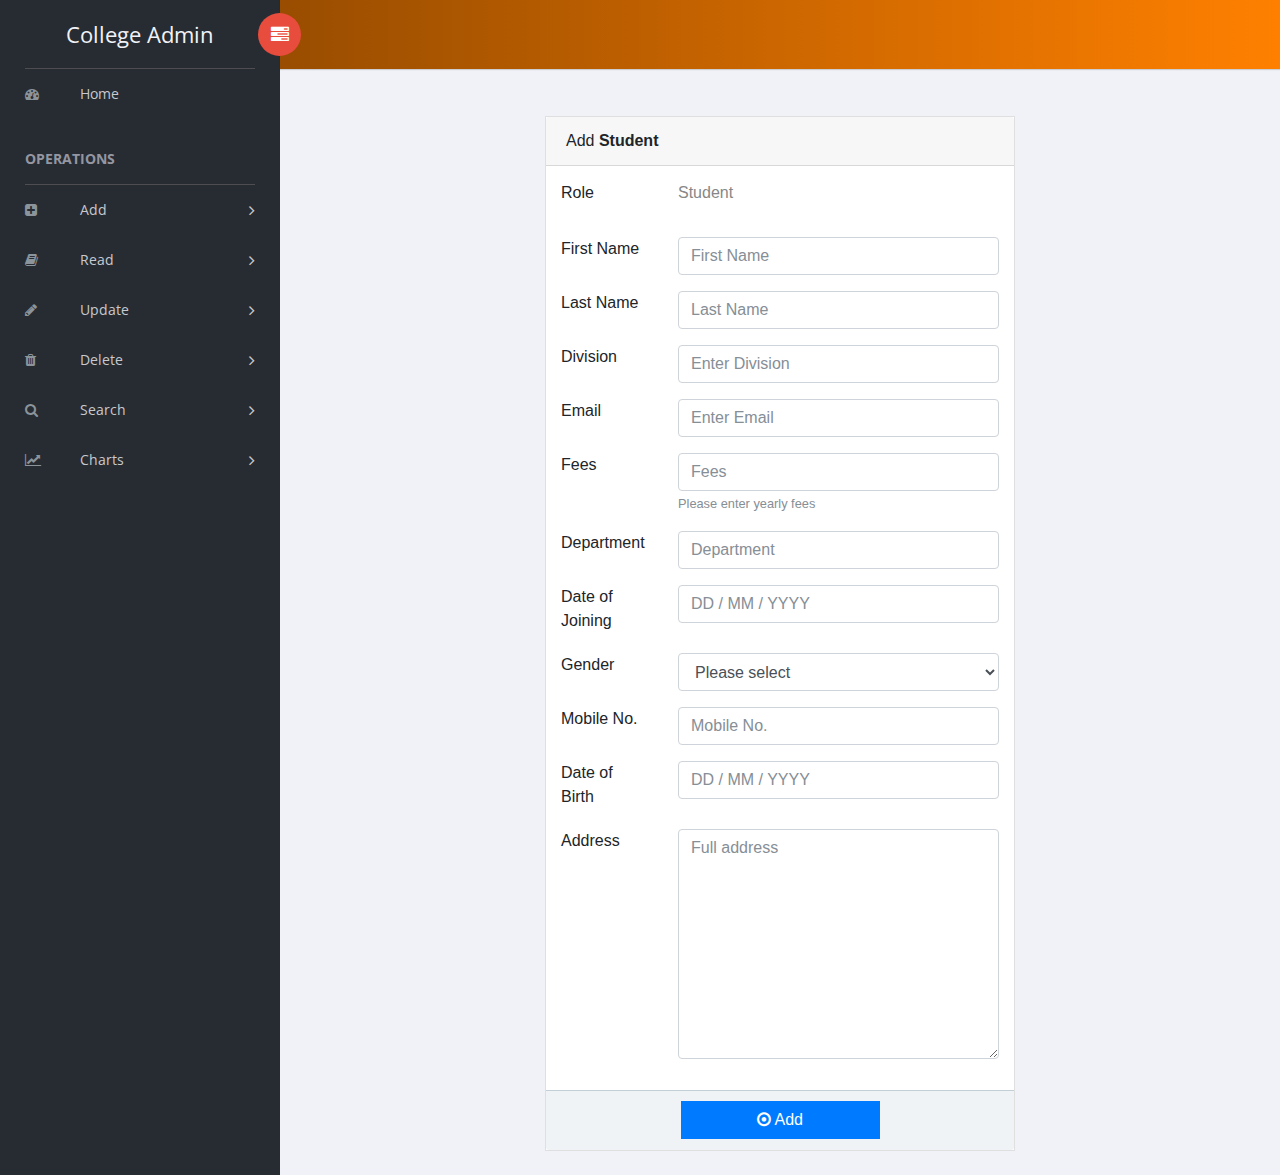
<file: add-operation/student.html>
<!doctype html>
<!--[if lt IE 7]>      <html class="no-js lt-ie9 lt-ie8 lt-ie7" lang=""> <![endif]-->
<!--[if IE 7]>         <html class="no-js lt-ie9 lt-ie8" lang=""> <![endif]-->
<!--[if IE 8]>         <html class="no-js lt-ie9" lang=""> <![endif]-->
<!--[if gt IE 8]><!-->
<html class="no-js" lang="">
<!--<![endif]-->

<head>
    <meta charset="utf-8">
    <meta http-equiv="X-UA-Compatible" content="IE=edge">
    <title>College</title>
    <meta name="description" content="Sufee Admin - HTML5 Admin Template">
    <meta name="viewport" content="width=device-width, initial-scale=1">

    <link rel="apple-touch-icon" href="apple-icon.png">
    <link rel="shortcut icon" href="../favicon.ico">

    <link rel="stylesheet" href="../assets/css/normalize.css">
    <link rel="stylesheet" href="../assets/css/bootstrap.min.css">
    <link rel="stylesheet" href="../assets/css/font-awesome.min.css">
    <link rel="stylesheet" href="../assets/css/themify-icons.css">
    <link rel="stylesheet" href="../assets/css/flag-icon.min.css">
    <link rel="stylesheet" href="../assets/css/cs-skin-elastic.css">
    <!-- <link rel="stylesheet" href="../assets/css/bootstrap-select.less"> -->
    <link rel="stylesheet" href="../assets/scss/style.css">
    <link href="../assets/css/lib/vector-map/jqvmap.min.css" rel="stylesheet">

    <link href='https://fonts.googleapis.com/css?family=Open+Sans:400,600,700,800' rel='stylesheet' type='text/css'>

    <!-- <script type="text/javascript" src="https://cdn.jsdelivr.net/html5shiv/3.7.3/html5shiv.min.js"></script> -->

</head>

<body>


    <!-- Left Panel -->

    <aside id="left-panel" class="left-panel">
        <nav class="navbar navbar-expand-sm navbar-default">

                <div class="navbar-header">
                        <button class="navbar-toggler" type="button" data-toggle="collapse" data-target="#main-menu" aria-controls="main-menu" aria-expanded="false" aria-label="Toggle navigation">
                            <i class="fa fa-bars"></i>
                        </button>
                        <a class="navbar-brand" href="#">
                            <!-- <img src="images/lo0go.png" alt="Logo"> -->
                            College Admin
                        </a>
                        <!-- <a class="navbar-brand hidden" href="#"><img src="images/logo2.png" alt="Logo"></a> -->
                    </div>

            <div id="main-menu" class="main-menu collapse navbar-collapse">
                <ul class="nav navbar-nav">
                    <li class="">
                        <a href="../index.html">
                            <i class="menu-icon fa fa-dashboard"></i>Home </a>
                    </li>
                    <h3 class="menu-title">Operations</h3>
                    <!-- /.menu-title -->
                    <li class="menu-item-has-children dropdown">
                        <a href="#" class="dropdown-toggle" data-toggle="dropdown" aria-haspopup="true" aria-expanded="false">
                            <i class="menu-icon fa fa-plus-square"></i>Add</a>
                        <ul class="sub-menu children dropdown-menu">
                            <li class="active">
                                <i class="fa fa-puzzle-piece"></i>
                                <a href="./faculty.html">Faculty</a>
                            </li>
                            <li>
                                <i class="fa fa-id-badge"></i>
                                <a href="./student.html">Student</a>
                            </li>
                            <li>
                                <i class="fa fa-bars"></i>
                                <a href="#">Committee</a>
                            </li>
                            <li>
                                <i class="fa fa-share-square-o"></i>
                                <a href="#">Events</a>
                            </li>
                            <li>
                                <i class="fa fa-id-card-o"></i>
                                <a href="#">Seminar Hall</a>
                            </li>
                        </ul>
                    </li>
                    <li class="menu-item-has-children dropdown">
                        <a href="#" class="dropdown-toggle" data-toggle="dropdown" aria-haspopup="true" aria-expanded="false">
                            <i class="menu-icon fa fa-book"></i>Read</a>
                        <ul class="sub-menu children dropdown-menu">
                            <li>
                                <i class="fa fa-puzzle-piece"></i>
                                <a href="#">Faculty</a>
                            </li>
                            <li>
                                <i class="fa fa-id-badge"></i>
                                <a href="#">Student</a>
                            </li>
                            <li>
                                <i class="fa fa-bars"></i>
                                <a href="#">Committee</a>
                            </li>
                            <li>
                                <i class="fa fa-share-square-o"></i>
                                <a href="#">Events</a>
                            </li>
                            <li>
                                <i class="fa fa-id-card-o"></i>
                                <a href="#">Seminar Hall</a>
                            </li>
                        </ul>
                    </li>
                    <li class="menu-item-has-children dropdown">
                        <a href="#" class="dropdown-toggle" data-toggle="dropdown" aria-haspopup="true" aria-expanded="false">
                            <i class="menu-icon fa fa-pencil"></i>Update</a>
                        <ul class="sub-menu children dropdown-menu">
                            <li>
                                <i class="fa fa-puzzle-piece"></i>
                                <a href="#">Faculty</a>
                            </li>
                            <li>
                                <i class="fa fa-id-badge"></i>
                                <a href="#">Student</a>
                            </li>
                            <li>
                                <i class="fa fa-bars"></i>
                                <a href="#">Committee</a>
                            </li>
                            <li>
                                <i class="fa fa-share-square-o"></i>
                                <a href="#">Events</a>
                            </li>
                            <li>
                                <i class="fa fa-id-card-o"></i>
                                <a href="#">Seminar Hall</a>
                            </li>
                        </ul>
                    </li>
                    <li class="menu-item-has-children dropdown">
                        <a href="#" class="dropdown-toggle" data-toggle="dropdown" aria-haspopup="true" aria-expanded="false">
                            <i class="menu-icon fa fa-trash"></i>Delete</a>
                        <ul class="sub-menu children dropdown-menu">
                            <li>
                                <i class="fa fa-puzzle-piece"></i>
                                <a href="#">Faculty</a>
                            </li>
                            <li>
                                <i class="fa fa-id-badge"></i>
                                <a href="#">Student</a>
                            </li>
                            <li>
                                <i class="fa fa-bars"></i>
                                <a href="#">Committee</a>
                            </li>
                            <li>
                                <i class="fa fa-share-square-o"></i>
                                <a href="#">Events</a>
                            </li>
                            <li>
                                <i class="fa fa-id-card-o"></i>
                                <a href="#">Seminar Hall</a>
                            </li>
                        </ul>
                    </li>

                    <li class="menu-item-has-children dropdown">
                        <a href="#" class="dropdown-toggle" data-toggle="dropdown" aria-haspopup="true" aria-expanded="false">
                            <i class="menu-icon fa fa-search"></i>Search</a>
                        <ul class="sub-menu children dropdown-menu">
                            <li>
                                <i class="fa fa-puzzle-piece"></i>
                                <a href="#">Faculty</a>
                            </li>
                            <li>
                                <i class="fa fa-id-badge"></i>
                                <a href="#">Student</a>
                            </li>
                            <li>
                                <i class="fa fa-bars"></i>
                                <a href="#">Committee</a>
                            </li>
                            <li>
                                <i class="fa fa-share-square-o"></i>
                                <a href="#">Events</a>
                            </li>
                            <li>
                                <i class="fa fa-id-card-o"></i>
                                <a href="#">Seminar Hall</a>
                            </li>
                        </ul>
                    </li>


                    <li class="menu-item-has-children dropdown">
                        <a href="#" class="dropdown-toggle" data-toggle="dropdown" aria-haspopup="true" aria-expanded="false">
                            <i class="menu-icon fa fa-line-chart"></i>Charts</a>

                    </li>

                </ul>
            </div>
            <!-- /.navbar-collapse -->
        </nav>
    </aside>
    <!-- /#left-panel -->

    <!-- Left Panel -->

    <!-- Right Panel -->

    <div id="right-panel" class="right-panel">
        <header id="header" class="header">

            <div class="header-menu">

                <div class="col-sm-7">
                    <a id="menuToggle" class="menutoggle pull-left">
                        <i class="fa fa fa-tasks"></i>
                    </a>
                </div>
            </div>
        </header>
        <div style="padding:20px;"></div>
        <div class="row" style="margin:auto;">
            <div class="col-md-3"></div>
            <div class=" col-md-6">
                <div class="card">
                    <div class="card-header">
                        Add
                        <strong> Student </strong>
                    </div>
                    <div class="card-body card-block">
                        <form action="" method="post" enctype="multipart/form-data" class="form-horizontal">
                            <div class="row form-group">
                                <div class="col col-md-3">
                                    <label class=" form-control-label">Role</label>
                                </div>
                                <div class="col-12 col-md-9">
                                    <p class="form-control-static">Student</p>
                                </div>
                            </div>
                            <div class="row form-group">
                                <div class="col col-md-3">
                                    <label for="text-input" class=" form-control-label">First Name</label>
                                </div>
                                <div class="col-12 col-md-9">
                                    <input type="text" id="text-input" name="text-input" placeholder="First Name" class="form-control">
                                    <!-- <small class="form-text text-muted">This is a help text</small> -->
                                </div>
                            </div>
                            <div class="row form-group">
                                <div class="col col-md-3">
                                    <label for="text-input" class=" form-control-label">Last Name</label>
                                </div>
                                <div class="col-12 col-md-9">
                                    <input type="text" id="text-input" name="text-input" placeholder="Last Name" class="form-control">
                                    <!-- <small class="form-text text-muted">This is a help text</small> -->
                                </div>
                            </div>
                            <div class="row form-group">
                                <div class="col col-md-3">
                                    <label for="email-input" class=" form-control-label">Division</label>
                                </div>
                                <div class="col-12 col-md-9">
                                    <input type="text" id="text-input" name="text-input" placeholder="Enter Division" class="form-control">
                                </div>
                            </div>
                            <div class="row form-group">
                                <div class="col col-md-3">
                                    <label for="email-input" class=" form-control-label">Email</label>
                                </div>
                                <div class="col-12 col-md-9">
                                    <input type="email" id="email-input" name="email-input" placeholder="Enter Email" class="form-control">
                                </div>
                            </div>
                            
                            <div class="row form-group">
                                <div class="col col-md-3">
                                    <label for="text-input" class=" form-control-label">Fees</label>
                                </div>
                                <div class="col-12 col-md-9">
                                    <input type="number" id="text-input" name="text-input" placeholder="Fees" class="form-control">
                                    <small class="help-block text-muted">Please enter yearly fees</small>
                                </div>
                            </div>
                            <div class="row form-group">
                                <div class="col col-md-3">
                                    <label for="text-input" class=" form-control-label">Department</label>
                                </div>
                                <div class="col-12 col-md-9">
                                    <input type="text" id="text-input" name="text-input" placeholder="Department" class="form-control">
                                    <!-- <small class="form-text text-muted">This is a help text</small> -->
                                </div>
                            </div>
                            
                            <div class="row form-group">
                                <div class="col col-md-3">
                                    <label for="cc-exp" class="control-label mb-1">Date of Joining</label>
                                </div>
                                <div class="col-12 col-md-9">
                                    <input id="cc-exp" name="cc-exp" type="tel" class="form-control cc-exp" value="" data-val="true" data-val-required="Please enter date of joining" data-val-cc-exp="Please enter a valid month and year" placeholder="DD / MM / YYYY" autocomplete="cc-exp">
                                    <span class="help-block" data-valmsg-for="cc-exp" data-valmsg-replace="true"></span>
                                </div>
                            </div>
                            <div class="row form-group">
                                <div class="col col-md-3">
                                    <label for="select" class=" form-control-label">Gender</label>
                                </div>
                                <div class="col-12 col-md-9">
                                    <select name="select" id="select" class="form-control">
                                        <option value="0">Please select</option>
                                        <option value="1">Male</option>
                                        <option value="2">Female</option>
                                        <option value="3">Other</option>
                                    </select>
                                </div>
                            </div>
                            <div class="row form-group">
                                <div class="col col-md-3">
                                    <label for="text-input" class=" form-control-label">Mobile No.</label>
                                </div>
                                <div class="col-12 col-md-9">
                                    <input type="number" id="text-input" name="text-input" placeholder="Mobile No." class="form-control">
                                </div>
                            </div>
                            <div class="row form-group">
                                <div class="col col-md-3">
                                    <label for="cc-exp" class="control-label mb-1">Date of Birth</label>
                                </div>
                                <div class="col-12 col-md-9">
                                    <input id="cc-exp" name="cc-exp" type="tel" class="form-control cc-exp" value="" data-val="true" data-val-required="Please enter your date of birth" data-val-cc-exp="Please enter a valid month and year" placeholder="DD / MM / YYYY" autocomplete="cc-exp">
                                    <span class="help-block" data-valmsg-for="cc-exp" data-valmsg-replace="true"></span>
                                </div>
                            </div>
                            <div class="row form-group">
                                <div class="col col-md-3">
                                    <label for="textarea-input" class=" form-control-label">Address</label>
                                </div>
                                <div class="col-12 col-md-9">
                                    <textarea name="textarea-input" id="textarea-input" rows="9" placeholder="Full address" class="form-control"></textarea>
                                </div>
                            </div>

                        </form>
                    </div>
                    <div class="card-footer">
                        <div class="row">
                            <div class="col-md-3"></div>
                            <div class="col-md-6" style="text-align: center;">
                                <button type="submit" class="btn btn-primary btn-block">
                                    <i class="fa fa-dot-circle-o"></i> Add
                                </button>
                            </div>
                        </div>
                    </div>
                </div>
            </div>
        </div>

    </div>
    <!-- .content -->
    </div>
    <!-- /#right-panel -->

    <!-- Right Panel -->

    <script src="../assets/js/vendor/jquery-2.1.4.min.js"></script>
    <script src="https://cdnjs.cloudflare.com/ajax/libs/popper.js/1.12.3/umd/popper.min.js"></script>
    <script src="../assets/js/plugins.js"></script>
    <script src="../assets/js/main.js"></script>


    <script src="../assets/js/lib/chart-js/Chart.bundle.js"></script>
    <script src="../assets/js/dashboard.js"></script>
    <script src="../assets/js/widgets.js"></script>
    <script src="../assets/js/lib/vector-map/jquery.vmap.js"></script>
    <script src="../assets/js/lib/vector-map/jquery.vmap.min.js"></script>
    <script src="../assets/js/lib/vector-map/jquery.vmap.sampledata.js"></script>
    <script src="../assets/js/lib/vector-map/country/jquery.vmap.world.js"></script>
    <script>
        (function ($) {
            "use strict";

            jQuery('#vmap').vectorMap({
                map: 'world_en',
                backgroundColor: null,
                color: '#ffffff',
                hoverOpacity: 0.7,
                selectedColor: '#1de9b6',
                enableZoom: true,
                showTooltip: true,
                values: sample_data,
                scaleColors: ['#1de9b6', '#03a9f5'],
                normalizeFunction: 'polynomial'
            });
        })(jQuery);
    </script>

</body>

</html>
</file>
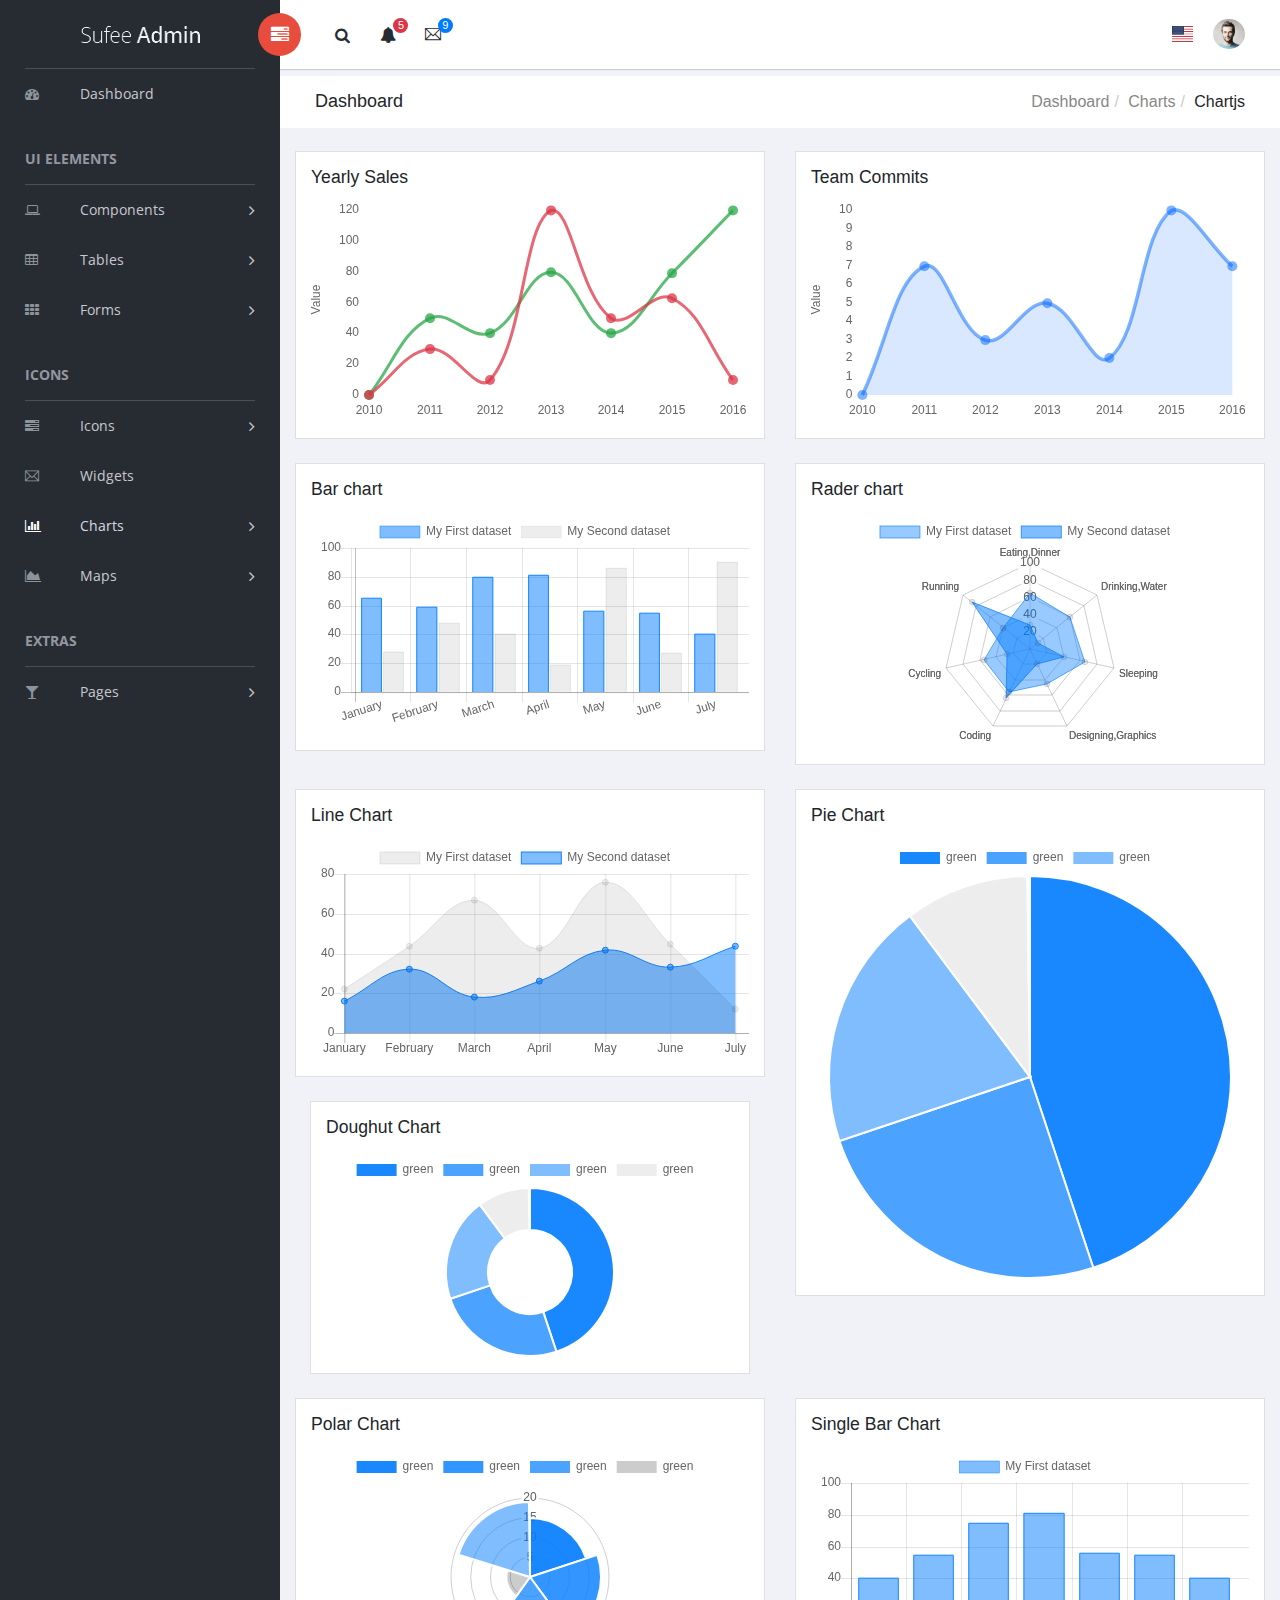
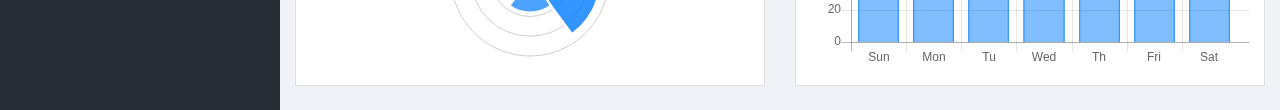
<file: templates/charts-chartjs.html>
<!doctype html>
<!--[if lt IE 7]>      <html class="no-js lt-ie9 lt-ie8 lt-ie7" lang=""> <![endif]-->
<!--[if IE 7]>         <html class="no-js lt-ie9 lt-ie8" lang=""> <![endif]-->
<!--[if IE 8]>         <html class="no-js lt-ie9" lang=""> <![endif]-->
<!--[if gt IE 8]><!--> <html class="no-js" lang=""> <!--<![endif]-->
<head>
    <meta charset="utf-8">
    <meta http-equiv="X-UA-Compatible" content="IE=edge">
    <title>Sufee Admin - HTML5 Admin Template</title>
    <meta name="description" content="Sufee Admin - HTML5 Admin Template">
    <meta name="viewport" content="width=device-width, initial-scale=1">

    <link rel="apple-touch-icon" href="apple-icon.png">
    <link rel="shortcut icon" href="favicon.ico">

    <link rel="stylesheet" href="assets/css/normalize.css">
    <link rel="stylesheet" href="assets/css/bootstrap.min.css">
    <link rel="stylesheet" href="assets/css/font-awesome.min.css">
    <link rel="stylesheet" href="assets/css/themify-icons.css">
    <link rel="stylesheet" href="assets/css/flag-icon.min.css">
    <link rel="stylesheet" href="assets/css/cs-skin-elastic.css">
    <!-- <link rel="stylesheet" href="assets/css/bootstrap-select.less"> -->
    <link rel="stylesheet" href="assets/scss/style.css">

    <link href='https://fonts.googleapis.com/css?family=Open+Sans:400,600,700,800' rel='stylesheet' type='text/css'>

    <!-- <script type="text/javascript" src="https://cdn.jsdelivr.net/html5shiv/3.7.3/html5shiv.min.js"></script> -->

</head>
<body>
        <!-- Left Panel -->

    <aside id="left-panel" class="left-panel">
        <nav class="navbar navbar-expand-sm navbar-default">

            <div class="navbar-header">
                <button class="navbar-toggler" type="button" data-toggle="collapse" data-target="#main-menu" aria-controls="main-menu" aria-expanded="false" aria-label="Toggle navigation">
                    <i class="fa fa-bars"></i>
                </button>
                <a class="navbar-brand" href="./"><img src="images/logo.png" alt="Logo"></a>
                <a class="navbar-brand hidden" href="./"><img src="images/logo2.png" alt="Logo"></a>
            </div>

            <div id="main-menu" class="main-menu collapse navbar-collapse">
                <ul class="nav navbar-nav">
                    <li>
                        <a href="index.html"> <i class="menu-icon fa fa-dashboard"></i>Dashboard </a>
                    </li>
                    <h3 class="menu-title">UI elements</h3><!-- /.menu-title -->
                    <li class="menu-item-has-children dropdown">
                        <a href="#" class="dropdown-toggle" data-toggle="dropdown" aria-haspopup="true" aria-expanded="false"> <i class="menu-icon fa fa-laptop"></i>Components</a>
                        <ul class="sub-menu children dropdown-menu">
                            <li><i class="fa fa-puzzle-piece"></i><a href="ui-buttons.html">Buttons</a></li>
                            <li><i class="fa fa-id-badge"></i><a href="ui-badges.html">Badges</a></li>
                            <li><i class="fa fa-bars"></i><a href="ui-tabs.html">Tabs</a></li>
                            <li><i class="fa fa-share-square-o"></i><a href="ui-social-buttons.html">Social Buttons</a></li>
                            <li><i class="fa fa-id-card-o"></i><a href="ui-cards.html">Cards</a></li>
                            <li><i class="fa fa-exclamation-triangle"></i><a href="ui-alerts.html">Alerts</a></li>
                            <li><i class="fa fa-spinner"></i><a href="ui-progressbar.html">Progress Bars</a></li>
                            <li><i class="fa fa-fire"></i><a href="ui-modals.html">Modals</a></li>
                            <li><i class="fa fa-book"></i><a href="ui-switches.html">Switches</a></li>
                            <li><i class="fa fa-th"></i><a href="ui-grids.html">Grids</a></li>
                            <li><i class="fa fa-file-word-o"></i><a href="ui-typgraphy.html">Typography</a></li>
                        </ul>
                    </li>
                    <li class="menu-item-has-children dropdown">
                        <a href="#" class="dropdown-toggle" data-toggle="dropdown" aria-haspopup="true" aria-expanded="false"> <i class="menu-icon fa fa-table"></i>Tables</a>
                        <ul class="sub-menu children dropdown-menu">
                            <li><i class="fa fa-table"></i><a href="tables-basic.html">Basic Table</a></li>
                            <li><i class="fa fa-table"></i><a href="tables-data.html">Data Table</a></li>
                        </ul>
                    </li>
                    <li class="menu-item-has-children dropdown">
                        <a href="#" class="dropdown-toggle" data-toggle="dropdown" aria-haspopup="true" aria-expanded="false"> <i class="menu-icon fa fa-th"></i>Forms</a>
                        <ul class="sub-menu children dropdown-menu">
                            <li><i class="menu-icon fa fa-th"></i><a href="forms-basic.html">Basic Form</a></li>
                            <li><i class="menu-icon fa fa-th"></i><a href="forms-advanced.html">Advanced Form</a></li>
                        </ul>
                    </li>

                    <h3 class="menu-title">Icons</h3><!-- /.menu-title -->

                    <li class="menu-item-has-children dropdown">
                        <a href="#" class="dropdown-toggle" data-toggle="dropdown" aria-haspopup="true" aria-expanded="false"> <i class="menu-icon fa fa-tasks"></i>Icons</a>
                        <ul class="sub-menu children dropdown-menu">
                            <li><i class="menu-icon fa fa-fort-awesome"></i><a href="font-fontawesome.html">Font Awesome</a></li>
                            <li><i class="menu-icon ti-themify-logo"></i><a href="font-themify.html">Themefy Icons</a></li>
                        </ul>
                    </li>
                    <li>
                        <a href="widgets.html"> <i class="menu-icon ti-email"></i>Widgets </a>
                    </li>
                    <li class="menu-item-has-children active dropdown">
                        <a href="#" class="dropdown-toggle" data-toggle="dropdown" aria-haspopup="true" aria-expanded="false"> <i class="menu-icon fa fa-bar-chart"></i>Charts</a>
                        <ul class="sub-menu children dropdown-menu">
                            <li><i class="menu-icon fa fa-line-chart"></i><a href="charts-chartjs.html">Chart JS</a></li>
                            <li><i class="menu-icon fa fa-area-chart"></i><a href="charts-flot.html">Flot Chart</a></li>
                            <li><i class="menu-icon fa fa-pie-chart"></i><a href="charts-peity.html">Peity Chart</a></li>
                        </ul>
                    </li>

                    <li class="menu-item-has-children dropdown">
                        <a href="#" class="dropdown-toggle" data-toggle="dropdown" aria-haspopup="true" aria-expanded="false"> <i class="menu-icon fa fa-area-chart"></i>Maps</a>
                        <ul class="sub-menu children dropdown-menu">
                            <li><i class="menu-icon fa fa-map-o"></i><a href="maps-gmap.html">Google Maps</a></li>
                            <li><i class="menu-icon fa fa-street-view"></i><a href="maps-vector.html">Vector Maps</a></li>
                        </ul>
                    </li>
                    <h3 class="menu-title">Extras</h3><!-- /.menu-title -->
                    <li class="menu-item-has-children dropdown">
                        <a href="#" class="dropdown-toggle" data-toggle="dropdown" aria-haspopup="true" aria-expanded="false"> <i class="menu-icon fa fa-glass"></i>Pages</a>
                        <ul class="sub-menu children dropdown-menu">
                            <li><i class="menu-icon fa fa-sign-in"></i><a href="page-login.html">Login</a></li>
                            <li><i class="menu-icon fa fa-sign-in"></i><a href="page-register.html">Register</a></li>
                            <li><i class="menu-icon fa fa-paper-plane"></i><a href="pages-forget.html">Forget Pass</a></li>
                        </ul>
                    </li>
                </ul>
            </div><!-- /.navbar-collapse -->
        </nav>
    </aside><!-- /#left-panel -->

    <!-- Left Panel -->

    <!-- Right Panel -->

    <div id="right-panel" class="right-panel">

        <!-- Header-->
        <header id="header" class="header">

            <div class="header-menu">

                <div class="col-sm-7">
                    <a id="menuToggle" class="menutoggle pull-left"><i class="fa fa fa-tasks"></i></a>
                    <div class="header-left">
                        <button class="search-trigger"><i class="fa fa-search"></i></button>
                        <div class="form-inline">
                            <form class="search-form">
                                <input class="form-control mr-sm-2" type="text" placeholder="Search ..." aria-label="Search">
                                <button class="search-close" type="submit"><i class="fa fa-close"></i></button>
                            </form>
                        </div>

                        <div class="dropdown for-notification">
                          <button class="btn btn-secondary dropdown-toggle" type="button" id="notification" data-toggle="dropdown" aria-haspopup="true" aria-expanded="false">
                            <i class="fa fa-bell"></i>
                            <span class="count bg-danger">5</span>
                          </button>
                          <div class="dropdown-menu" aria-labelledby="notification">
                            <p class="red">You have 3 Notification</p>
                            <a class="dropdown-item media bg-flat-color-1" href="#">
                                <i class="fa fa-check"></i>
                                <p>Server #1 overloaded.</p>
                            </a>
                            <a class="dropdown-item media bg-flat-color-4" href="#">
                                <i class="fa fa-info"></i>
                                <p>Server #2 overloaded.</p>
                            </a>
                            <a class="dropdown-item media bg-flat-color-5" href="#">
                                <i class="fa fa-warning"></i>
                                <p>Server #3 overloaded.</p>
                            </a>
                          </div>
                        </div>

                        <div class="dropdown for-message">
                          <button class="btn btn-secondary dropdown-toggle" type="button"
                                id="message"
                                data-toggle="dropdown" aria-haspopup="true" aria-expanded="false">
                            <i class="ti-email"></i>
                            <span class="count bg-primary">9</span>
                          </button>
                          <div class="dropdown-menu" aria-labelledby="message">
                            <p class="red">You have 4 Mails</p>
                            <a class="dropdown-item media bg-flat-color-1" href="#">
                                <span class="photo media-left"><img alt="avatar" src="images/avatar/1.jpg"></span>
                                <span class="message media-body">
                                    <span class="name float-left">Jonathan Smith</span>
                                    <span class="time float-right">Just now</span>
                                        <p>Hello, this is an example msg</p>
                                </span>
                            </a>
                            <a class="dropdown-item media bg-flat-color-4" href="#">
                                <span class="photo media-left"><img alt="avatar" src="images/avatar/2.jpg"></span>
                                <span class="message media-body">
                                    <span class="name float-left">Jack Sanders</span>
                                    <span class="time float-right">5 minutes ago</span>
                                        <p>Lorem ipsum dolor sit amet, consectetur</p>
                                </span>
                            </a>
                            <a class="dropdown-item media bg-flat-color-5" href="#">
                                <span class="photo media-left"><img alt="avatar" src="images/avatar/3.jpg"></span>
                                <span class="message media-body">
                                    <span class="name float-left">Cheryl Wheeler</span>
                                    <span class="time float-right">10 minutes ago</span>
                                        <p>Hello, this is an example msg</p>
                                </span>
                            </a>
                            <a class="dropdown-item media bg-flat-color-3" href="#">
                                <span class="photo media-left"><img alt="avatar" src="images/avatar/4.jpg"></span>
                                <span class="message media-body">
                                    <span class="name float-left">Rachel Santos</span>
                                    <span class="time float-right">15 minutes ago</span>
                                        <p>Lorem ipsum dolor sit amet, consectetur</p>
                                </span>
                            </a>
                          </div>
                        </div>
                    </div>
                </div>

                <div class="col-sm-5">
                    <div class="user-area dropdown float-right">
                        <a href="#" class="dropdown-toggle" data-toggle="dropdown" aria-haspopup="true" aria-expanded="false">
                            <img class="user-avatar rounded-circle" src="images/admin.jpg" alt="User Avatar">
                        </a>

                        <div class="user-menu dropdown-menu">
                                <a class="nav-link" href="#"><i class="fa fa- user"></i>My Profile</a>

                                <a class="nav-link" href="#"><i class="fa fa- user"></i>Notifications <span class="count">13</span></a>

                                <a class="nav-link" href="#"><i class="fa fa -cog"></i>Settings</a>

                                <a class="nav-link" href="#"><i class="fa fa-power -off"></i>Logout</a>
                        </div>
                    </div>

                    <div class="language-select dropdown" id="language-select">
                        <a class="dropdown-toggle" href="#" data-toggle="dropdown"  id="language" aria-haspopup="true" aria-expanded="true">
                            <i class="flag-icon flag-icon-us"></i>
                        </a>
                        <div class="dropdown-menu" aria-labelledby="language" >
                            <div class="dropdown-item">
                                <span class="flag-icon flag-icon-fr"></span>
                            </div>
                            <div class="dropdown-item">
                                <i class="flag-icon flag-icon-es"></i>
                            </div>
                            <div class="dropdown-item">
                                <i class="flag-icon flag-icon-us"></i>
                            </div>
                            <div class="dropdown-item">
                                <i class="flag-icon flag-icon-it"></i>
                            </div>
                        </div>
                    </div>

                </div>
            </div>

        </header><!-- /header -->
        <!-- Header-->

        <div class="breadcrumbs">
            <div class="col-sm-4">
                <div class="page-header float-left">
                    <div class="page-title">
                        <h1>Dashboard</h1>
                    </div>
                </div>
            </div>
            <div class="col-sm-8">
                <div class="page-header float-right">
                    <div class="page-title">
                        <ol class="breadcrumb text-right">
                            <li><a href="#">Dashboard</a></li>
                            <li><a href="#">Charts</a></li>
                            <li class="active">Chartjs</li>
                        </ol>
                    </div>
                </div>
            </div>
        </div>

        <div class="content mt-3">
            <div class="animated fadeIn">
                <div class="row">

                        <div class="col-lg-6">
                            <div class="card">
                                <div class="card-body">
                                    <h4 class="mb-3">Yearly Sales </h4>
                                    <canvas id="sales-chart"></canvas>
                                </div>
                            </div>
                        </div><!-- /# column -->

                        <div class="col-lg-6">
                            <div class="card">
                                <div class="card-body">
                                    <h4 class="mb-3">Team Commits </h4>
                                    <canvas id="team-chart"></canvas>
                                </div>
                            </div>
                        </div><!-- /# column -->

                        <div class="col-lg-6">
                            <div class="card">
                                <div class="card-body">
                                    <h4 class="mb-3">Bar chart </h4>
                                    <canvas id="barChart"></canvas>
                                </div>
                            </div>
                        </div><!-- /# column -->

                        <div class="col-lg-6">
                            <div class="card">
                                <div class="card-body">
                                    <h4 class="mb-3">Rader chart </h4>
                                    <canvas id="radarChart"></canvas>
                                </div>
                            </div>
                        </div><!-- /# column -->

                        <div class="col-lg-6">
                            <div class="card">
                                <div class="card-body">
                                    <h4 class="mb-3">Line Chart </h4>
                                    <canvas id="lineChart"></canvas>
                                </div>
                            </div>

                            <div class="col-lg-12">
                                <div class="card">
                                    <div class="card-body">
                                        <h4 class="mb-3">Doughut Chart </h4>
                                        <canvas id="doughutChart"></canvas>
                                    </div>
                                </div>
                            </div><!-- /# column -->

                        </div><!-- /# column -->

                        <div class="col-lg-6">
                            <div class="card">
                                <div class="card-body">
                                    <h4 class="mb-3">Pie Chart </h4>
                                    <canvas id="pieChart"></canvas>
                                </div>
                            </div>
                        </div><!-- /# column -->


                        <div class="col-lg-6">
                            <div class="card">
                                <div class="card-body">
                                    <h4 class="mb-3">Polar Chart </h4>
                                    <canvas id="polarChart"></canvas>
                                </div>
                            </div>
                        </div><!-- /# column -->

                        <div class="col-lg-6">
                            <div class="card">
                                <div class="card-body">
                                    <h4 class="mb-3">Single Bar Chart </h4>
                                    <canvas id="singelBarChart"></canvas>
                                </div>
                            </div>
                        </div><!-- /# column -->



                </div>

            </div><!-- .animated -->
        </div><!-- .content -->


    </div><!-- /#right-panel -->

    <!-- Right Panel -->


    <script src="assets/js/vendor/jquery-2.1.4.min.js"></script>
    <script src="assets/js/popper.min.js"></script>
    <script src="assets/js/plugins.js"></script>
    <script src="assets/js/main.js"></script>
        <!--  Chart js -->
    <script src="assets/js/lib/chart-js/Chart.bundle.js"></script>
    <script src="assets/js/lib/chart-js/chartjs-init.js"></script>

</body>
</html>
</file>
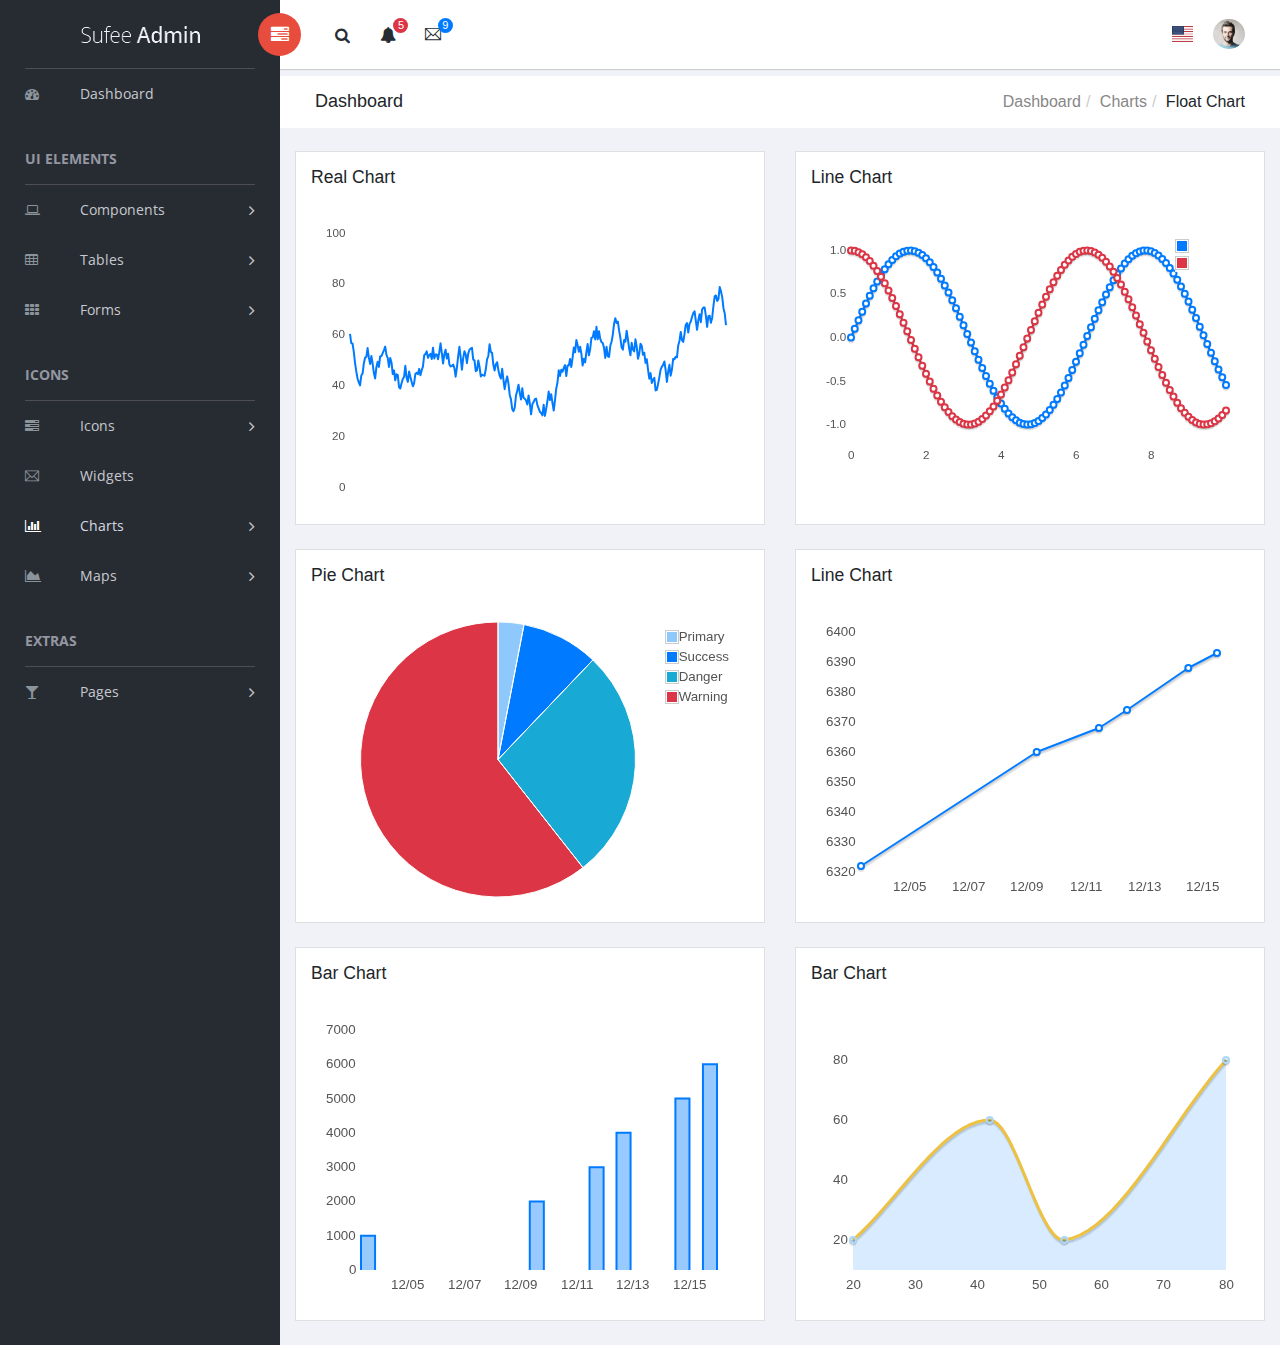
<file: templates/charts-flot.html>
<!doctype html>
<!--[if lt IE 7]>      <html class="no-js lt-ie9 lt-ie8 lt-ie7" lang=""> <![endif]-->
<!--[if IE 7]>         <html class="no-js lt-ie9 lt-ie8" lang=""> <![endif]-->
<!--[if IE 8]>         <html class="no-js lt-ie9" lang=""> <![endif]-->
<!--[if gt IE 8]><!--> <html class="no-js" lang=""> <!--<![endif]-->
<head>
    <meta charset="utf-8">
    <meta http-equiv="X-UA-Compatible" content="IE=edge">
    <title>Sufee Admin - HTML5 Admin Template</title>
    <meta name="description" content="Sufee Admin - HTML5 Admin Template">
    <meta name="viewport" content="width=device-width, initial-scale=1">

    <link rel="apple-touch-icon" href="apple-icon.png">
    <link rel="shortcut icon" href="favicon.ico">

    <link rel="stylesheet" href="assets/css/normalize.css">
    <link rel="stylesheet" href="assets/css/bootstrap.min.css">
    <link rel="stylesheet" href="assets/css/font-awesome.min.css">
    <link rel="stylesheet" href="assets/css/themify-icons.css">
    <link rel="stylesheet" href="assets/css/flag-icon.min.css">
    <link rel="stylesheet" href="assets/css/cs-skin-elastic.css">
    <!-- <link rel="stylesheet" href="assets/css/bootstrap-select.less"> -->
    <link rel="stylesheet" href="assets/scss/style.css">

    <link href='https://fonts.googleapis.com/css?family=Open+Sans:400,600,700,800' rel='stylesheet' type='text/css'>

    <!-- <script type="text/javascript" src="https://cdn.jsdelivr.net/html5shiv/3.7.3/html5shiv.min.js"></script> -->

</head>
<body>
        <!-- Left Panel -->

    <aside id="left-panel" class="left-panel">
        <nav class="navbar navbar-expand-sm navbar-default">

            <div class="navbar-header">
                <button class="navbar-toggler" type="button" data-toggle="collapse" data-target="#main-menu" aria-controls="main-menu" aria-expanded="false" aria-label="Toggle navigation">
                    <i class="fa fa-bars"></i>
                </button>
                <a class="navbar-brand" href="./"><img src="images/logo.png" alt="Logo"></a>
                <a class="navbar-brand hidden" href="./"><img src="images/logo2.png" alt="Logo"></a>
            </div>

            <div id="main-menu" class="main-menu collapse navbar-collapse">
                <ul class="nav navbar-nav">
                    <li>
                        <a href="index.html"> <i class="menu-icon fa fa-dashboard"></i>Dashboard </a>
                    </li>
                    <h3 class="menu-title">UI elements</h3><!-- /.menu-title -->
                    <li class="menu-item-has-children dropdown">
                        <a href="#" class="dropdown-toggle" data-toggle="dropdown" aria-haspopup="true" aria-expanded="false"> <i class="menu-icon fa fa-laptop"></i>Components</a>
                        <ul class="sub-menu children dropdown-menu">
                            <li><i class="fa fa-puzzle-piece"></i><a href="ui-buttons.html">Buttons</a></li>
                            <li><i class="fa fa-id-badge"></i><a href="ui-badges.html">Badges</a></li>
                            <li><i class="fa fa-bars"></i><a href="ui-tabs.html">Tabs</a></li>
                            <li><i class="fa fa-share-square-o"></i><a href="ui-social-buttons.html">Social Buttons</a></li>
                            <li><i class="fa fa-id-card-o"></i><a href="ui-cards.html">Cards</a></li>
                            <li><i class="fa fa-exclamation-triangle"></i><a href="ui-alerts.html">Alerts</a></li>
                            <li><i class="fa fa-spinner"></i><a href="ui-progressbar.html">Progress Bars</a></li>
                            <li><i class="fa fa-fire"></i><a href="ui-modals.html">Modals</a></li>
                            <li><i class="fa fa-book"></i><a href="ui-switches.html">Switches</a></li>
                            <li><i class="fa fa-th"></i><a href="ui-grids.html">Grids</a></li>
                            <li><i class="fa fa-file-word-o"></i><a href="ui-typgraphy.html">Typography</a></li>
                        </ul>
                    </li>
                    <li class="menu-item-has-children dropdown">
                        <a href="#" class="dropdown-toggle" data-toggle="dropdown" aria-haspopup="true" aria-expanded="false"> <i class="menu-icon fa fa-table"></i>Tables</a>
                        <ul class="sub-menu children dropdown-menu">
                            <li><i class="fa fa-table"></i><a href="tables-basic.html">Basic Table</a></li>
                            <li><i class="fa fa-table"></i><a href="tables-data.html">Data Table</a></li>
                        </ul>
                    </li>
                    <li class="menu-item-has-children dropdown">
                        <a href="#" class="dropdown-toggle" data-toggle="dropdown" aria-haspopup="true" aria-expanded="false"> <i class="menu-icon fa fa-th"></i>Forms</a>
                        <ul class="sub-menu children dropdown-menu">
                            <li><i class="menu-icon fa fa-th"></i><a href="forms-basic.html">Basic Form</a></li>
                            <li><i class="menu-icon fa fa-th"></i><a href="forms-advanced.html">Advanced Form</a></li>
                        </ul>
                    </li>

                    <h3 class="menu-title">Icons</h3><!-- /.menu-title -->

                    <li class="menu-item-has-children dropdown">
                        <a href="#" class="dropdown-toggle" data-toggle="dropdown" aria-haspopup="true" aria-expanded="false"> <i class="menu-icon fa fa-tasks"></i>Icons</a>
                        <ul class="sub-menu children dropdown-menu">
                            <li><i class="menu-icon fa fa-fort-awesome"></i><a href="font-fontawesome.html">Font Awesome</a></li>
                            <li><i class="menu-icon ti-themify-logo"></i><a href="font-themify.html">Themefy Icons</a></li>
                        </ul>
                    </li>
                    <li>
                        <a href="widgets.html"> <i class="menu-icon ti-email"></i>Widgets </a>
                    </li>
                    <li class="menu-item-has-children active dropdown">
                        <a href="#" class="dropdown-toggle" data-toggle="dropdown" aria-haspopup="true" aria-expanded="false"> <i class="menu-icon fa fa-bar-chart"></i>Charts</a>
                        <ul class="sub-menu children dropdown-menu">
                            <li><i class="menu-icon fa fa-line-chart"></i><a href="charts-chartjs.html">Chart JS</a></li>
                            <li><i class="menu-icon fa fa-area-chart"></i><a href="charts-flot.html">Flot Chart</a></li>
                            <li><i class="menu-icon fa fa-pie-chart"></i><a href="charts-peity.html">Peity Chart</a></li>
                        </ul>
                    </li>

                    <li class="menu-item-has-children dropdown">
                        <a href="#" class="dropdown-toggle" data-toggle="dropdown" aria-haspopup="true" aria-expanded="false"> <i class="menu-icon fa fa-area-chart"></i>Maps</a>
                        <ul class="sub-menu children dropdown-menu">
                            <li><i class="menu-icon fa fa-map-o"></i><a href="maps-gmap.html">Google Maps</a></li>
                            <li><i class="menu-icon fa fa-street-view"></i><a href="maps-vector.html">Vector Maps</a></li>
                        </ul>
                    </li>
                    <h3 class="menu-title">Extras</h3><!-- /.menu-title -->
                    <li class="menu-item-has-children dropdown">
                        <a href="#" class="dropdown-toggle" data-toggle="dropdown" aria-haspopup="true" aria-expanded="false"> <i class="menu-icon fa fa-glass"></i>Pages</a>
                        <ul class="sub-menu children dropdown-menu">
                            <li><i class="menu-icon fa fa-sign-in"></i><a href="page-login.html">Login</a></li>
                            <li><i class="menu-icon fa fa-sign-in"></i><a href="page-register.html">Register</a></li>
                            <li><i class="menu-icon fa fa-paper-plane"></i><a href="pages-forget.html">Forget Pass</a></li>
                        </ul>
                    </li>
                </ul>
            </div><!-- /.navbar-collapse -->
        </nav>
    </aside><!-- /#left-panel -->

    <!-- Left Panel -->

    <!-- Right Panel -->

    <div id="right-panel" class="right-panel">

        <!-- Header-->
        <header id="header" class="header">

            <div class="header-menu">

                <div class="col-sm-7">
                    <a id="menuToggle" class="menutoggle pull-left"><i class="fa fa fa-tasks"></i></a>
                    <div class="header-left">
                        <button class="search-trigger"><i class="fa fa-search"></i></button>
                        <div class="form-inline">
                            <form class="search-form">
                                <input class="form-control mr-sm-2" type="text" placeholder="Search ..." aria-label="Search">
                                <button class="search-close" type="submit"><i class="fa fa-close"></i></button>
                            </form>
                        </div>

                        <div class="dropdown for-notification">
                          <button class="btn btn-secondary dropdown-toggle" type="button" id="notification" data-toggle="dropdown" aria-haspopup="true" aria-expanded="false">
                            <i class="fa fa-bell"></i>
                            <span class="count bg-danger">5</span>
                          </button>
                          <div class="dropdown-menu" aria-labelledby="notification">
                            <p class="red">You have 3 Notification</p>
                            <a class="dropdown-item media bg-flat-color-1" href="#">
                                <i class="fa fa-check"></i>
                                <p>Server #1 overloaded.</p>
                            </a>
                            <a class="dropdown-item media bg-flat-color-4" href="#">
                                <i class="fa fa-info"></i>
                                <p>Server #2 overloaded.</p>
                            </a>
                            <a class="dropdown-item media bg-flat-color-5" href="#">
                                <i class="fa fa-warning"></i>
                                <p>Server #3 overloaded.</p>
                            </a>
                          </div>
                        </div>

                        <div class="dropdown for-message">
                          <button class="btn btn-secondary dropdown-toggle" type="button"
                                id="message"
                                data-toggle="dropdown" aria-haspopup="true" aria-expanded="false">
                            <i class="ti-email"></i>
                            <span class="count bg-primary">9</span>
                          </button>
                          <div class="dropdown-menu" aria-labelledby="message">
                            <p class="red">You have 4 Mails</p>
                            <a class="dropdown-item media bg-flat-color-1" href="#">
                                <span class="photo media-left"><img alt="avatar" src="images/avatar/1.jpg"></span>
                                <span class="message media-body">
                                    <span class="name float-left">Jonathan Smith</span>
                                    <span class="time float-right">Just now</span>
                                        <p>Hello, this is an example msg</p>
                                </span>
                            </a>
                            <a class="dropdown-item media bg-flat-color-4" href="#">
                                <span class="photo media-left"><img alt="avatar" src="images/avatar/2.jpg"></span>
                                <span class="message media-body">
                                    <span class="name float-left">Jack Sanders</span>
                                    <span class="time float-right">5 minutes ago</span>
                                        <p>Lorem ipsum dolor sit amet, consectetur</p>
                                </span>
                            </a>
                            <a class="dropdown-item media bg-flat-color-5" href="#">
                                <span class="photo media-left"><img alt="avatar" src="images/avatar/3.jpg"></span>
                                <span class="message media-body">
                                    <span class="name float-left">Cheryl Wheeler</span>
                                    <span class="time float-right">10 minutes ago</span>
                                        <p>Hello, this is an example msg</p>
                                </span>
                            </a>
                            <a class="dropdown-item media bg-flat-color-3" href="#">
                                <span class="photo media-left"><img alt="avatar" src="images/avatar/4.jpg"></span>
                                <span class="message media-body">
                                    <span class="name float-left">Rachel Santos</span>
                                    <span class="time float-right">15 minutes ago</span>
                                        <p>Lorem ipsum dolor sit amet, consectetur</p>
                                </span>
                            </a>
                          </div>
                        </div>
                    </div>
                </div>

                <div class="col-sm-5">
                    <div class="user-area dropdown float-right">
                        <a href="#" class="dropdown-toggle" data-toggle="dropdown" aria-haspopup="true" aria-expanded="false">
                            <img class="user-avatar rounded-circle" src="images/admin.jpg" alt="User Avatar">
                        </a>

                        <div class="user-menu dropdown-menu">
                                <a class="nav-link" href="#"><i class="fa fa- user"></i>My Profile</a>

                                <a class="nav-link" href="#"><i class="fa fa- user"></i>Notifications <span class="count">13</span></a>

                                <a class="nav-link" href="#"><i class="fa fa -cog"></i>Settings</a>

                                <a class="nav-link" href="#"><i class="fa fa-power -off"></i>Logout</a>
                        </div>
                    </div>

                    <div class="language-select dropdown" id="language-select">
                        <a class="dropdown-toggle" href="#" data-toggle="dropdown"  id="language" aria-haspopup="true" aria-expanded="true">
                            <i class="flag-icon flag-icon-us"></i>
                        </a>
                        <div class="dropdown-menu" aria-labelledby="language" >
                            <div class="dropdown-item">
                                <span class="flag-icon flag-icon-fr"></span>
                            </div>
                            <div class="dropdown-item">
                                <i class="flag-icon flag-icon-es"></i>
                            </div>
                            <div class="dropdown-item">
                                <i class="flag-icon flag-icon-us"></i>
                            </div>
                            <div class="dropdown-item">
                                <i class="flag-icon flag-icon-it"></i>
                            </div>
                        </div>
                    </div>

                </div>
            </div>

        </header><!-- /header -->
        <!-- Header-->

        <div class="breadcrumbs">
            <div class="col-sm-4">
                <div class="page-header float-left">
                    <div class="page-title">
                        <h1>Dashboard</h1>
                    </div>
                </div>
            </div>
            <div class="col-sm-8">
                <div class="page-header float-right">
                    <div class="page-title">
                        <ol class="breadcrumb text-right">
                            <li><a href="#">Dashboard</a></li>
                            <li><a href="#">Charts</a></li>
                            <li class="active">Float Chart</li>
                        </ol>
                    </div>
                </div>
            </div>
        </div>

        <div class="content mt-3">
            <div class="animated fadeIn">


                    <div class="row">
                        <div class="col-lg-6">
                            <div class="card">
                                <div class="card-body">
                                    <h4 class="mb-3">Real Chart</h4>
                                    <div class="flot-container">
                                        <div id="cpu-load" class="cpu-load"></div>
                                    </div>
                                </div>
                            </div>
                        </div><!-- /# column -->

                        <div class="col-lg-6">
                            <div class="card">
                                <div class="card-body">
                                    <h4 class="mb-3">Line Chart</h4>
                                    <div class="flot-container">
                                        <div id="flot-line" class="flot-line"></div>
                                    </div>
                                </div>
                            </div>
                        </div><!-- /# column -->
                    </div><!-- /# row -->

                    <div class="row">
                        <div class="col-lg-6">
                            <div class="card">
                                <div class="card-body">
                                    <h4 class="mb-3">Pie Chart</h4>
                                    <div class="flot-container">
                                        <div id="flot-pie" class="flot-pie-container"></div>
                                    </div>
                                </div>
                            </div><!-- /# card -->
                        </div><!-- /# column -->

                        <div class="col-lg-6">
                            <div class="card">
                                <div class="card-body">
                                    <h4 class="mb-3">Line Chart</h4>
                                    <div class="flot-container">
                                        <div id="chart1" style="width:100%;height:275px;"></div>
                                    </div>
                                </div>
                            </div><!-- /# card -->
                        </div><!-- /# column -->
                    </div><!-- /# row -->
                    <div class="row">
                        <div class="col-lg-6">
                            <div class="card">
                                <div class="card-body">
                                    <h4 class="mb-3">Bar Chart</h4>
                                    <div class="flot-container">
                                        <div id="flotBar" style="width:100%;height:275px;"></div>
                                    </div>
                                </div>
                            </div><!-- /# card -->
                        </div><!-- /# column -->

                        <div class="col-lg-6">
                            <div class="card">
                                <div class="card-body">
                                    <h4 class="mb-3">Bar Chart</h4>
                                    <div class="flot-container">
                                        <div id="flotCurve" style="width:100%;height:275px;"></div>
                                    </div>
                                </div>
                            </div><!-- /# card -->
                        </div><!-- /# column -->
                    </div><!-- /# row -->



            </div><!-- .animated -->
        </div><!-- .content -->


    </div><!-- /#right-panel -->

    <!-- Right Panel -->


    <script src="assets/js/vendor/jquery-2.1.4.min.js"></script>
    <script src="assets/js/popper.min.js"></script>
    <script src="assets/js/plugins.js"></script>
    <script src="assets/js/main.js"></script>

    <!--  flot-chart js -->
    <script src="assets/js/lib/flot-chart/excanvas.min.js"></script>
    <script src="assets/js/lib/flot-chart/jquery.flot.js"></script>
    <script src="assets/js/lib/flot-chart/jquery.flot.pie.js"></script>
    <script src="assets/js/lib/flot-chart/jquery.flot.time.js"></script>
    <script src="assets/js/lib/flot-chart/jquery.flot.stack.js"></script>
    <script src="assets/js/lib/flot-chart/jquery.flot.resize.js"></script>
    <script src="assets/js/lib/flot-chart/jquery.flot.crosshair.js"></script>
    <script src="assets/js/lib/flot-chart/curvedLines.js"></script>
    <script src="assets/js/lib/flot-chart/flot-tooltip/jquery.flot.tooltip.min.js"></script>
    <script src="assets/js/lib/flot-chart/flot-chart-init.js"></script>

</body>
</html>
</file>
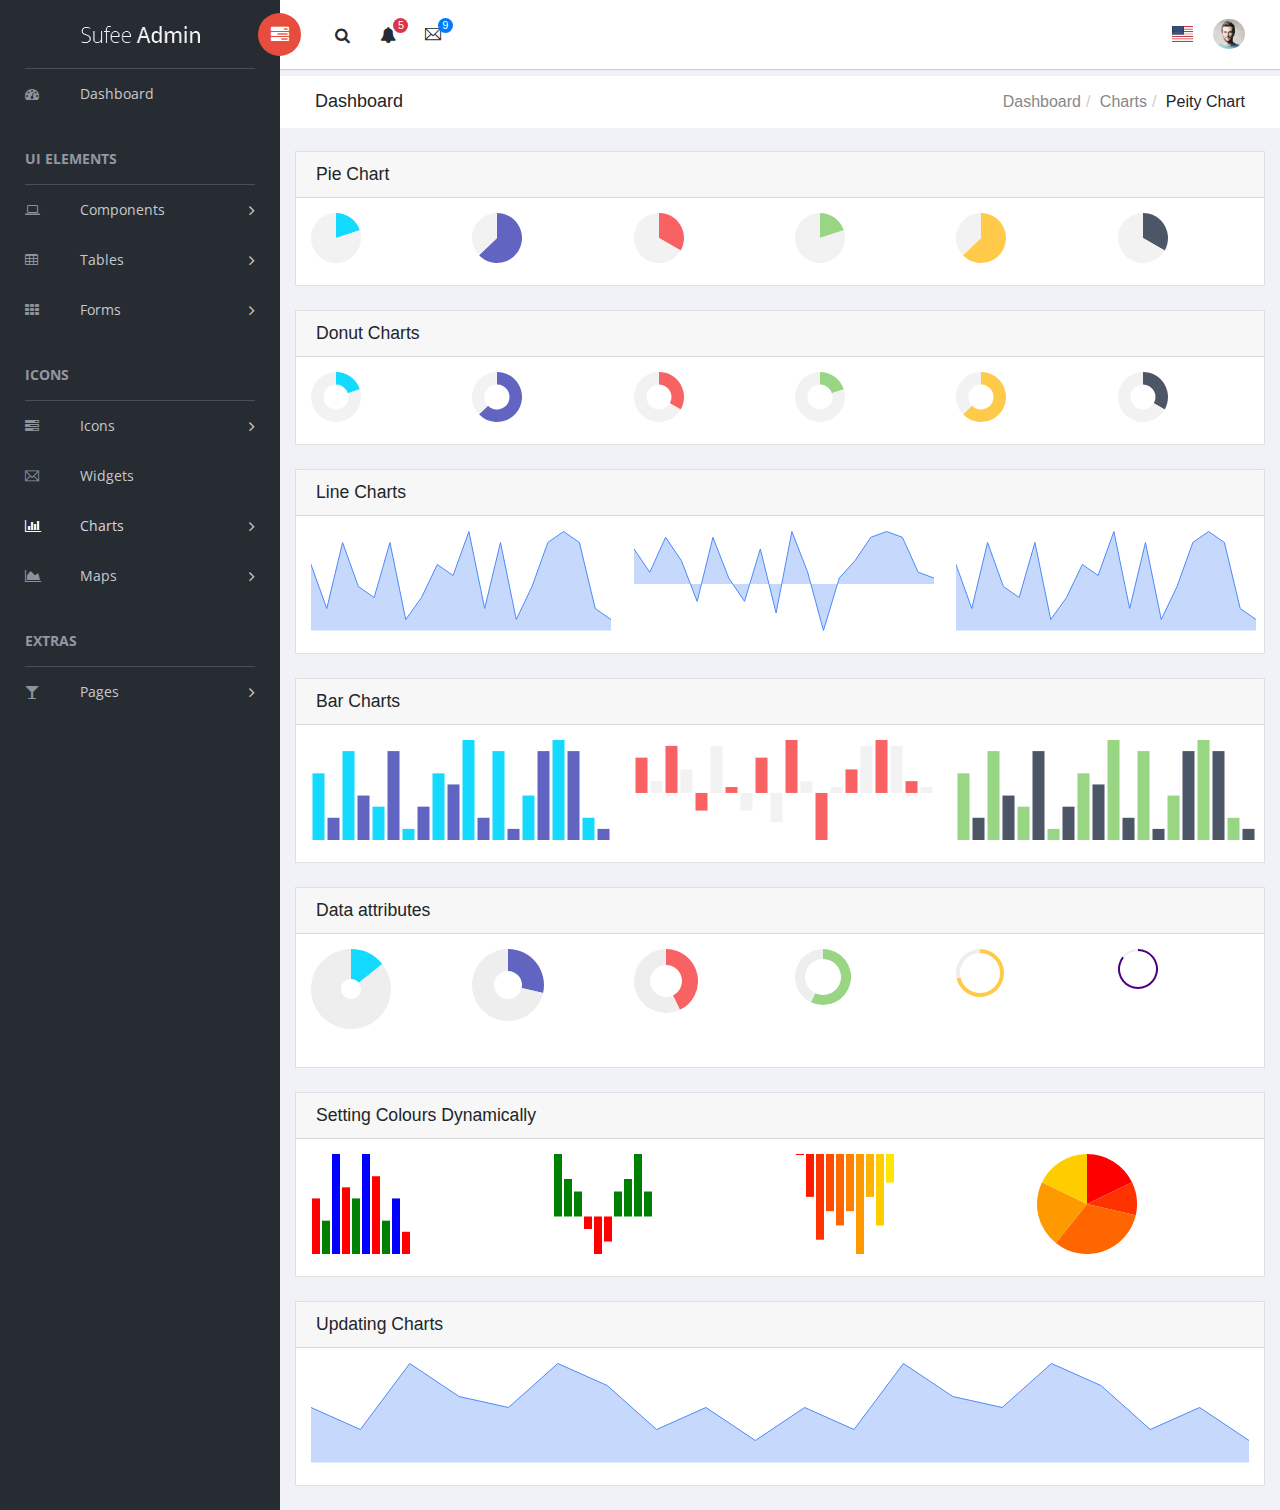
<file: templates/charts-peity.html>
<!doctype html>
<!--[if lt IE 7]>      <html class="no-js lt-ie9 lt-ie8 lt-ie7" lang=""> <![endif]-->
<!--[if IE 7]>         <html class="no-js lt-ie9 lt-ie8" lang=""> <![endif]-->
<!--[if IE 8]>         <html class="no-js lt-ie9" lang=""> <![endif]-->
<!--[if gt IE 8]><!--> <html class="no-js" lang=""> <!--<![endif]-->
<head>
    <meta charset="utf-8">
    <meta http-equiv="X-UA-Compatible" content="IE=edge">
    <title>Sufee Admin - HTML5 Admin Template</title>
    <meta name="description" content="Sufee Admin - HTML5 Admin Template">
    <meta name="viewport" content="width=device-width, initial-scale=1">

    <link rel="apple-touch-icon" href="apple-icon.png">
    <link rel="shortcut icon" href="favicon.ico">

    <link rel="stylesheet" href="assets/css/normalize.css">
    <link rel="stylesheet" href="assets/css/bootstrap.min.css">
    <link rel="stylesheet" href="assets/css/font-awesome.min.css">
    <link rel="stylesheet" href="assets/css/themify-icons.css">
    <link rel="stylesheet" href="assets/css/flag-icon.min.css">
    <link rel="stylesheet" href="assets/css/cs-skin-elastic.css">
    <!-- <link rel="stylesheet" href="assets/css/bootstrap-select.less"> -->
    <link rel="stylesheet" href="assets/scss/style.css">

    <link href='https://fonts.googleapis.com/css?family=Open+Sans:400,600,700,800' rel='stylesheet' type='text/css'>

    <!-- <script type="text/javascript" src="https://cdn.jsdelivr.net/html5shiv/3.7.3/html5shiv.min.js"></script> -->

</head>
<body>
        <!-- Left Panel -->

    <aside id="left-panel" class="left-panel">
        <nav class="navbar navbar-expand-sm navbar-default">

            <div class="navbar-header">
                <button class="navbar-toggler" type="button" data-toggle="collapse" data-target="#main-menu" aria-controls="main-menu" aria-expanded="false" aria-label="Toggle navigation">
                    <i class="fa fa-bars"></i>
                </button>
                <a class="navbar-brand" href="./"><img src="images/logo.png" alt="Logo"></a>
                <a class="navbar-brand hidden" href="./"><img src="images/logo2.png" alt="Logo"></a>
            </div>

            <div id="main-menu" class="main-menu collapse navbar-collapse">
                <ul class="nav navbar-nav">
                    <li>
                        <a href="index.html"> <i class="menu-icon fa fa-dashboard"></i>Dashboard </a>
                    </li>
                    <h3 class="menu-title">UI elements</h3><!-- /.menu-title -->
                    <li class="menu-item-has-children dropdown">
                        <a href="#" class="dropdown-toggle" data-toggle="dropdown" aria-haspopup="true" aria-expanded="false"> <i class="menu-icon fa fa-laptop"></i>Components</a>
                        <ul class="sub-menu children dropdown-menu">
                            <li><i class="fa fa-puzzle-piece"></i><a href="ui-buttons.html">Buttons</a></li>
                            <li><i class="fa fa-id-badge"></i><a href="ui-badges.html">Badges</a></li>
                            <li><i class="fa fa-bars"></i><a href="ui-tabs.html">Tabs</a></li>
                            <li><i class="fa fa-share-square-o"></i><a href="ui-social-buttons.html">Social Buttons</a></li>
                            <li><i class="fa fa-id-card-o"></i><a href="ui-cards.html">Cards</a></li>
                            <li><i class="fa fa-exclamation-triangle"></i><a href="ui-alerts.html">Alerts</a></li>
                            <li><i class="fa fa-spinner"></i><a href="ui-progressbar.html">Progress Bars</a></li>
                            <li><i class="fa fa-fire"></i><a href="ui-modals.html">Modals</a></li>
                            <li><i class="fa fa-book"></i><a href="ui-switches.html">Switches</a></li>
                            <li><i class="fa fa-th"></i><a href="ui-grids.html">Grids</a></li>
                            <li><i class="fa fa-file-word-o"></i><a href="ui-typgraphy.html">Typography</a></li>
                        </ul>
                    </li>
                    <li class="menu-item-has-children dropdown">
                        <a href="#" class="dropdown-toggle" data-toggle="dropdown" aria-haspopup="true" aria-expanded="false"> <i class="menu-icon fa fa-table"></i>Tables</a>
                        <ul class="sub-menu children dropdown-menu">
                            <li><i class="fa fa-table"></i><a href="tables-basic.html">Basic Table</a></li>
                            <li><i class="fa fa-table"></i><a href="tables-data.html">Data Table</a></li>
                        </ul>
                    </li>
                    <li class="menu-item-has-children dropdown">
                        <a href="#" class="dropdown-toggle" data-toggle="dropdown" aria-haspopup="true" aria-expanded="false"> <i class="menu-icon fa fa-th"></i>Forms</a>
                        <ul class="sub-menu children dropdown-menu">
                            <li><i class="menu-icon fa fa-th"></i><a href="forms-basic.html">Basic Form</a></li>
                            <li><i class="menu-icon fa fa-th"></i><a href="forms-advanced.html">Advanced Form</a></li>
                        </ul>
                    </li>

                    <h3 class="menu-title">Icons</h3><!-- /.menu-title -->

                    <li class="menu-item-has-children dropdown">
                        <a href="#" class="dropdown-toggle" data-toggle="dropdown" aria-haspopup="true" aria-expanded="false"> <i class="menu-icon fa fa-tasks"></i>Icons</a>
                        <ul class="sub-menu children dropdown-menu">
                            <li><i class="menu-icon fa fa-fort-awesome"></i><a href="font-fontawesome.html">Font Awesome</a></li>
                            <li><i class="menu-icon ti-themify-logo"></i><a href="font-themify.html">Themefy Icons</a></li>
                        </ul>
                    </li>
                    <li>
                        <a href="widgets.html"> <i class="menu-icon ti-email"></i>Widgets </a>
                    </li>
                    <li class="menu-item-has-children active dropdown">
                        <a href="#" class="dropdown-toggle" data-toggle="dropdown" aria-haspopup="true" aria-expanded="false"> <i class="menu-icon fa fa-bar-chart"></i>Charts</a>
                        <ul class="sub-menu children dropdown-menu">
                            <li><i class="menu-icon fa fa-line-chart"></i><a href="charts-chartjs.html">Chart JS</a></li>
                            <li><i class="menu-icon fa fa-area-chart"></i><a href="charts-flot.html">Flot Chart</a></li>
                            <li><i class="menu-icon fa fa-pie-chart"></i><a href="charts-peity.html">Peity Chart</a></li>
                        </ul>
                    </li>

                    <li class="menu-item-has-children dropdown">
                        <a href="#" class="dropdown-toggle" data-toggle="dropdown" aria-haspopup="true" aria-expanded="false"> <i class="menu-icon fa fa-area-chart"></i>Maps</a>
                        <ul class="sub-menu children dropdown-menu">
                            <li><i class="menu-icon fa fa-map-o"></i><a href="maps-gmap.html">Google Maps</a></li>
                            <li><i class="menu-icon fa fa-street-view"></i><a href="maps-vector.html">Vector Maps</a></li>
                        </ul>
                    </li>
                    <h3 class="menu-title">Extras</h3><!-- /.menu-title -->
                    <li class="menu-item-has-children dropdown">
                        <a href="#" class="dropdown-toggle" data-toggle="dropdown" aria-haspopup="true" aria-expanded="false"> <i class="menu-icon fa fa-glass"></i>Pages</a>
                        <ul class="sub-menu children dropdown-menu">
                            <li><i class="menu-icon fa fa-sign-in"></i><a href="page-login.html">Login</a></li>
                            <li><i class="menu-icon fa fa-sign-in"></i><a href="page-register.html">Register</a></li>
                            <li><i class="menu-icon fa fa-paper-plane"></i><a href="pages-forget.html">Forget Pass</a></li>
                        </ul>
                    </li>
                </ul>
            </div><!-- /.navbar-collapse -->
        </nav>
    </aside><!-- /#left-panel -->

    <!-- Left Panel -->

    <!-- Right Panel -->

    <div id="right-panel" class="right-panel">

        <!-- Header-->
        <header id="header" class="header">

            <div class="header-menu">

                <div class="col-sm-7">
                    <a id="menuToggle" class="menutoggle pull-left"><i class="fa fa fa-tasks"></i></a>
                    <div class="header-left">
                        <button class="search-trigger"><i class="fa fa-search"></i></button>
                        <div class="form-inline">
                            <form class="search-form">
                                <input class="form-control mr-sm-2" type="text" placeholder="Search ..." aria-label="Search">
                                <button class="search-close" type="submit"><i class="fa fa-close"></i></button>
                            </form>
                        </div>

                        <div class="dropdown for-notification">
                          <button class="btn btn-secondary dropdown-toggle" type="button" id="notification" data-toggle="dropdown" aria-haspopup="true" aria-expanded="false">
                            <i class="fa fa-bell"></i>
                            <span class="count bg-danger">5</span>
                          </button>
                          <div class="dropdown-menu" aria-labelledby="notification">
                            <p class="red">You have 3 Notification</p>
                            <a class="dropdown-item media bg-flat-color-1" href="#">
                                <i class="fa fa-check"></i>
                                <p>Server #1 overloaded.</p>
                            </a>
                            <a class="dropdown-item media bg-flat-color-4" href="#">
                                <i class="fa fa-info"></i>
                                <p>Server #2 overloaded.</p>
                            </a>
                            <a class="dropdown-item media bg-flat-color-5" href="#">
                                <i class="fa fa-warning"></i>
                                <p>Server #3 overloaded.</p>
                            </a>
                          </div>
                        </div>

                        <div class="dropdown for-message">
                          <button class="btn btn-secondary dropdown-toggle" type="button"
                                id="message"
                                data-toggle="dropdown" aria-haspopup="true" aria-expanded="false">
                            <i class="ti-email"></i>
                            <span class="count bg-primary">9</span>
                          </button>
                          <div class="dropdown-menu" aria-labelledby="message">
                            <p class="red">You have 4 Mails</p>
                            <a class="dropdown-item media bg-flat-color-1" href="#">
                                <span class="photo media-left"><img alt="avatar" src="images/avatar/1.jpg"></span>
                                <span class="message media-body">
                                    <span class="name float-left">Jonathan Smith</span>
                                    <span class="time float-right">Just now</span>
                                        <p>Hello, this is an example msg</p>
                                </span>
                            </a>
                            <a class="dropdown-item media bg-flat-color-4" href="#">
                                <span class="photo media-left"><img alt="avatar" src="images/avatar/2.jpg"></span>
                                <span class="message media-body">
                                    <span class="name float-left">Jack Sanders</span>
                                    <span class="time float-right">5 minutes ago</span>
                                        <p>Lorem ipsum dolor sit amet, consectetur</p>
                                </span>
                            </a>
                            <a class="dropdown-item media bg-flat-color-5" href="#">
                                <span class="photo media-left"><img alt="avatar" src="images/avatar/3.jpg"></span>
                                <span class="message media-body">
                                    <span class="name float-left">Cheryl Wheeler</span>
                                    <span class="time float-right">10 minutes ago</span>
                                        <p>Hello, this is an example msg</p>
                                </span>
                            </a>
                            <a class="dropdown-item media bg-flat-color-3" href="#">
                                <span class="photo media-left"><img alt="avatar" src="images/avatar/4.jpg"></span>
                                <span class="message media-body">
                                    <span class="name float-left">Rachel Santos</span>
                                    <span class="time float-right">15 minutes ago</span>
                                        <p>Lorem ipsum dolor sit amet, consectetur</p>
                                </span>
                            </a>
                          </div>
                        </div>
                    </div>
                </div>

                <div class="col-sm-5">
                    <div class="user-area dropdown float-right">
                        <a href="#" class="dropdown-toggle" data-toggle="dropdown" aria-haspopup="true" aria-expanded="false">
                            <img class="user-avatar rounded-circle" src="images/admin.jpg" alt="User Avatar">
                        </a>

                        <div class="user-menu dropdown-menu">
                                <a class="nav-link" href="#"><i class="fa fa- user"></i>My Profile</a>

                                <a class="nav-link" href="#"><i class="fa fa- user"></i>Notifications <span class="count">13</span></a>

                                <a class="nav-link" href="#"><i class="fa fa -cog"></i>Settings</a>

                                <a class="nav-link" href="#"><i class="fa fa-power -off"></i>Logout</a>
                        </div>
                    </div>

                    <div class="language-select dropdown" id="language-select">
                        <a class="dropdown-toggle" href="#" data-toggle="dropdown"  id="language" aria-haspopup="true" aria-expanded="true">
                            <i class="flag-icon flag-icon-us"></i>
                        </a>
                        <div class="dropdown-menu" aria-labelledby="language" >
                            <div class="dropdown-item">
                                <span class="flag-icon flag-icon-fr"></span>
                            </div>
                            <div class="dropdown-item">
                                <i class="flag-icon flag-icon-es"></i>
                            </div>
                            <div class="dropdown-item">
                                <i class="flag-icon flag-icon-us"></i>
                            </div>
                            <div class="dropdown-item">
                                <i class="flag-icon flag-icon-it"></i>
                            </div>
                        </div>
                    </div>

                </div>
            </div>

        </header><!-- /header -->
        <!-- Header-->

        <div class="breadcrumbs">
            <div class="col-sm-4">
                <div class="page-header float-left">
                    <div class="page-title">
                        <h1>Dashboard</h1>
                    </div>
                </div>
            </div>
            <div class="col-sm-8">
                <div class="page-header float-right">
                    <div class="page-title">
                        <ol class="breadcrumb text-right">
                            <li><a href="#">Dashboard</a></li>
                            <li><a href="#">Charts</a></li>
                            <li class="active">Peity Chart</li>
                        </ol>
                    </div>
                </div>
            </div>
        </div>

        <div class="content mt-3">
            <div class="animated fadeIn">
                <div class="row">






                    <div class="col-lg-12">
                        <div class="card">
                            <div class="card-header">
                                <h4>Pie Chart</h4>
                            </div>
                            <div class="card-body">
                                <div class="row">
                                    <div class="col-lg-2">
                                        <span class="pie" data-peity='{ "fill": ["#13dafe", "#f2f2f2"]}'>1/5</span>
                                    </div>
                                    <div class="col-lg-2">
                                        <span class="pie" data-peity='{ "fill": ["#6164C1", "#f2f2f2"]}'>226/360</span>
                                    </div>
                                    <div class="col-lg-2">
                                        <span class="pie" data-peity='{ "fill": ["#F96262", "#f2f2f2"]}'>0.52/1.561</span>
                                    </div>
                                    <div class="col-lg-2">
                                        <span class="pie" data-peity='{ "fill": ["#99D683", "#f2f2f2"]}'>1,4</span>
                                    </div>
                                    <div class="col-lg-2">
                                        <span class="pie" data-peity='{ "fill": ["#FFCA4A", "#f2f2f2"]}'>226,134</span>
                                    </div>
                                    <div class="col-lg-2">
                                        <span class="pie" data-peity='{ "fill": ["#4C5667", "#f2f2f2"]}'>0.52,1.041</span>
                                    </div>
                                </div>
                            </div>
                        </div>
                        <!-- /# card -->
                    </div>
                    <!-- /# column -->

                    <!-- /# row -->

                    <div class="col-lg-12">
                        <div class="card">
                            <div class="card-header">
                                <h4>Donut Charts</h4>
                            </div>
                            <div class="card-body">
                                <div class="row">
                                    <div class="col-lg-2">
                                        <span class="donut" data-peity='{ "fill": ["#13DAFE", "#f2f2f2"]}'>1/5</span>
                                    </div>
                                    <div class="col-lg-2">
                                        <span class="donut" data-peity='{ "fill": ["#6164C1", "#f2f2f2"]}'>226/360</span>
                                    </div>
                                    <div class="col-lg-2">
                                        <span class="donut" data-peity='{ "fill": ["#F96262", "#f2f2f2"]}'>0.52/1.561</span>
                                    </div>
                                    <div class="col-lg-2">
                                        <span class="donut" data-peity='{ "fill": ["#99D683", "#f2f2f2"]}'>1,4</span>
                                    </div>
                                    <div class="col-lg-2">
                                        <span class="donut" data-peity='{ "fill": ["#FFCA4A", "#f2f2f2"]}'>226,134</span>
                                    </div>
                                    <div class="col-lg-2">
                                        <span class="donut" data-peity='{ "fill": ["#4C5667", "#f2f2f2"]}'>0.52,1.041</span>
                                    </div>
                                </div>
                            </div>
                        </div>
                        <!-- /# card -->
                    </div>
                    <!-- /# column -->

                    <!-- /# row -->

                        <div class="col-lg-12">
                            <div class="card">
                                <div class="card-header">
                                    <h4>Line Charts</h4>
                                </div>
                                <div class="card-body">
                                    <div class="row">
                                        <div class="col-lg-4">
                                            <span class="peity-line" data-width="100%">6,2,8,4,3,8,1,3,6,5,9,2,8,1,4,8,9,8,2,1</span>
                                        </div>
                                        <div class="col-lg-4">
                                            <span class="peity-line" data-width="100%">6,2,8,4,-3,8,1,-3,6,-5,9,2,-8,1,4,8,9,8,2,1</span>
                                        </div>
                                        <div class="col-lg-4">
                                            <span class="peity-line" data-width="100%">6,2,8,4,3,8,1,3,6,5,9,2,8,1,4,8,9,8,2,1</span>
                                        </div>
                                    </div>
                                </div>
                            </div>
                            <!-- /# card -->
                        </div>
                        <!-- /# column -->

                    <!-- /# row -->

                        <div class="col-lg-12">
                            <div class="card">
                                <div class="card-header">
                                    <h4>Bar Charts</h4>
                                </div>
                                <div class="card-body">
                                    <div class="row">
                                        <div class="col-lg-4">
                                            <span class="bar" data-peity='{ "fill": ["#13DAFE", "#6164C1"]}'>6,2,8,4,3,8,1,3,6,5,9,2,8,1,4,8,9,8,2,1</span>
                                        </div>
                                        <div class="col-lg-4">
                                            <span class="bar" data-peity='{ "fill": ["#F96262", "#f2f2f2"]}'>6,2,8,4,-3,8,1,-3,6,-5,9,2,-8,1,4,8,9,8,2,1</span>
                                        </div>
                                        <div class="col-lg-4">
                                            <span class="bar" data-peity='{ "fill": ["#99D683", "#4C5667"]}'>6,2,8,4,3,8,1,3,6,5,9,2,8,1,4,8,9,8,2,1</span>
                                        </div>
                                    </div>
                                </div>
                            </div>
                            <!-- /# card -->
                        </div>
                        <!-- /# column -->

                    <!-- /# row -->

                        <div class="col-lg-12">
                            <div class="card">
                                <div class="card-header">
                                    <h4>Data attributes</h4>
                                </div>
                                <div class="card-body">
                                    <div class="row">
                                        <div class="col-lg-2">
                                            <p class="data-attributes">
                                                <span data-peity='{ "fill": ["#13DAFE", "#eeeeee"],    "innerRadius": 10, "radius": 40 }'>1/7</span>
                                            </p>
                                        </div>
                                        <div class="col-lg-2">
                                            <p class="data-attributes">
                                                <span data-peity='{ "fill": ["#6164C1", "#eeeeee"], "innerRadius": 14, "radius": 36 }'>2/7</span>
                                            </p>
                                        </div>
                                        <div class="col-lg-2">
                                            <p class="data-attributes">
                                                <span data-peity='{ "fill": ["#F96262", "#eeeeee"], "innerRadius": 16, "radius": 32 }'>3/7</span>
                                            </p>
                                        </div>
                                        <div class="col-lg-2">
                                            <p class="data-attributes">
                                                <span data-peity='{ "fill": ["#99D683", "#eeeeee"],  "innerRadius": 18, "radius": 28 }'>4/7</span>
                                            </p>
                                        </div>
                                        <div class="col-lg-2">
                                            <p class="data-attributes">
                                                <span data-peity='{ "fill": ["#FFCA4A", "#eeeeee"],   "innerRadius": 20, "radius": 24 }'>5/7</span>
                                            </p>
                                        </div>
                                        <div class="col-lg-2">
                                            <p class="data-attributes">
                                                <span data-peity='{ "fill": ["indigo", "#eeeeee"], "innerRadius": 18, "radius": 20 }'>6/7</span>
                                            </p>
                                        </div>
                                    </div>
                                </div>
                            </div>
                            <!-- /# card -->
                        </div>
                        <!-- /# column -->

                    <!-- /# row -->

                        <div class="col-lg-12">
                            <div class="card">
                                <div class="card-header">
                                    <h4>Setting Colours Dynamically</h4>
                                </div>
                                <div class="card-body">
                                    <div class="row">
                                        <div class="col-lg-3">
                                            <span class="bar-colours-1">5,3,9,6,5,9,7,3,5,2</span>
                                        </div>
                                        <div class="col-lg-3">
                                            <span class="bar-colours-2">5,3,2,-1,-3,-2,2,3,5,2</span>
                                        </div>
                                        <div class="col-lg-3">
                                            <span class="bar-colours-3">0,-3,-6,-4,-5,-4,-7,-3,-5,-2</span>
                                        </div>
                                        <div class="col-lg-3">
                                            <span class="pie-colours-2">5,3,9,6,5</span>
                                        </div>
                                    </div>
                                </div>
                            </div>
                            <!-- /# card -->
                        </div>
                        <!-- /# column -->

                    <!-- /# row -->
                        <div class="col-lg-12">
                            <div class="card">
                                <div class="card-header">
                                    <h4>Updating Charts</h4>
                                </div>
                                <div class="card-body">
                                    <span class="updating-chart">5,3,9,6,5,9,7,3,5,2,5,3,9,6,5,9,7,3,5,2</span>
                                </div>
                            </div>
                            <!-- /# card -->
                        </div>
                        <!-- /# column -->







                </div> <!-- .row -->
            </div><!-- .animated -->
        </div><!-- .content -->


    </div><!-- /#right-panel -->

    <!-- Right Panel -->


    <script src="assets/js/vendor/jquery-2.1.4.min.js"></script>
    <script src="assets/js/popper.min.js"></script>
    <script src="assets/js/plugins.js"></script>
    <script src="assets/js/main.js"></script>

    <script src="assets/js/lib/peitychart/jquery.peity.min.js"></script>
    <!-- scripit init-->
    <script src="assets/js/lib/peitychart/peitychart.init.js"></script>
    <!-- scripit init-->

</body>
</html>
</file>
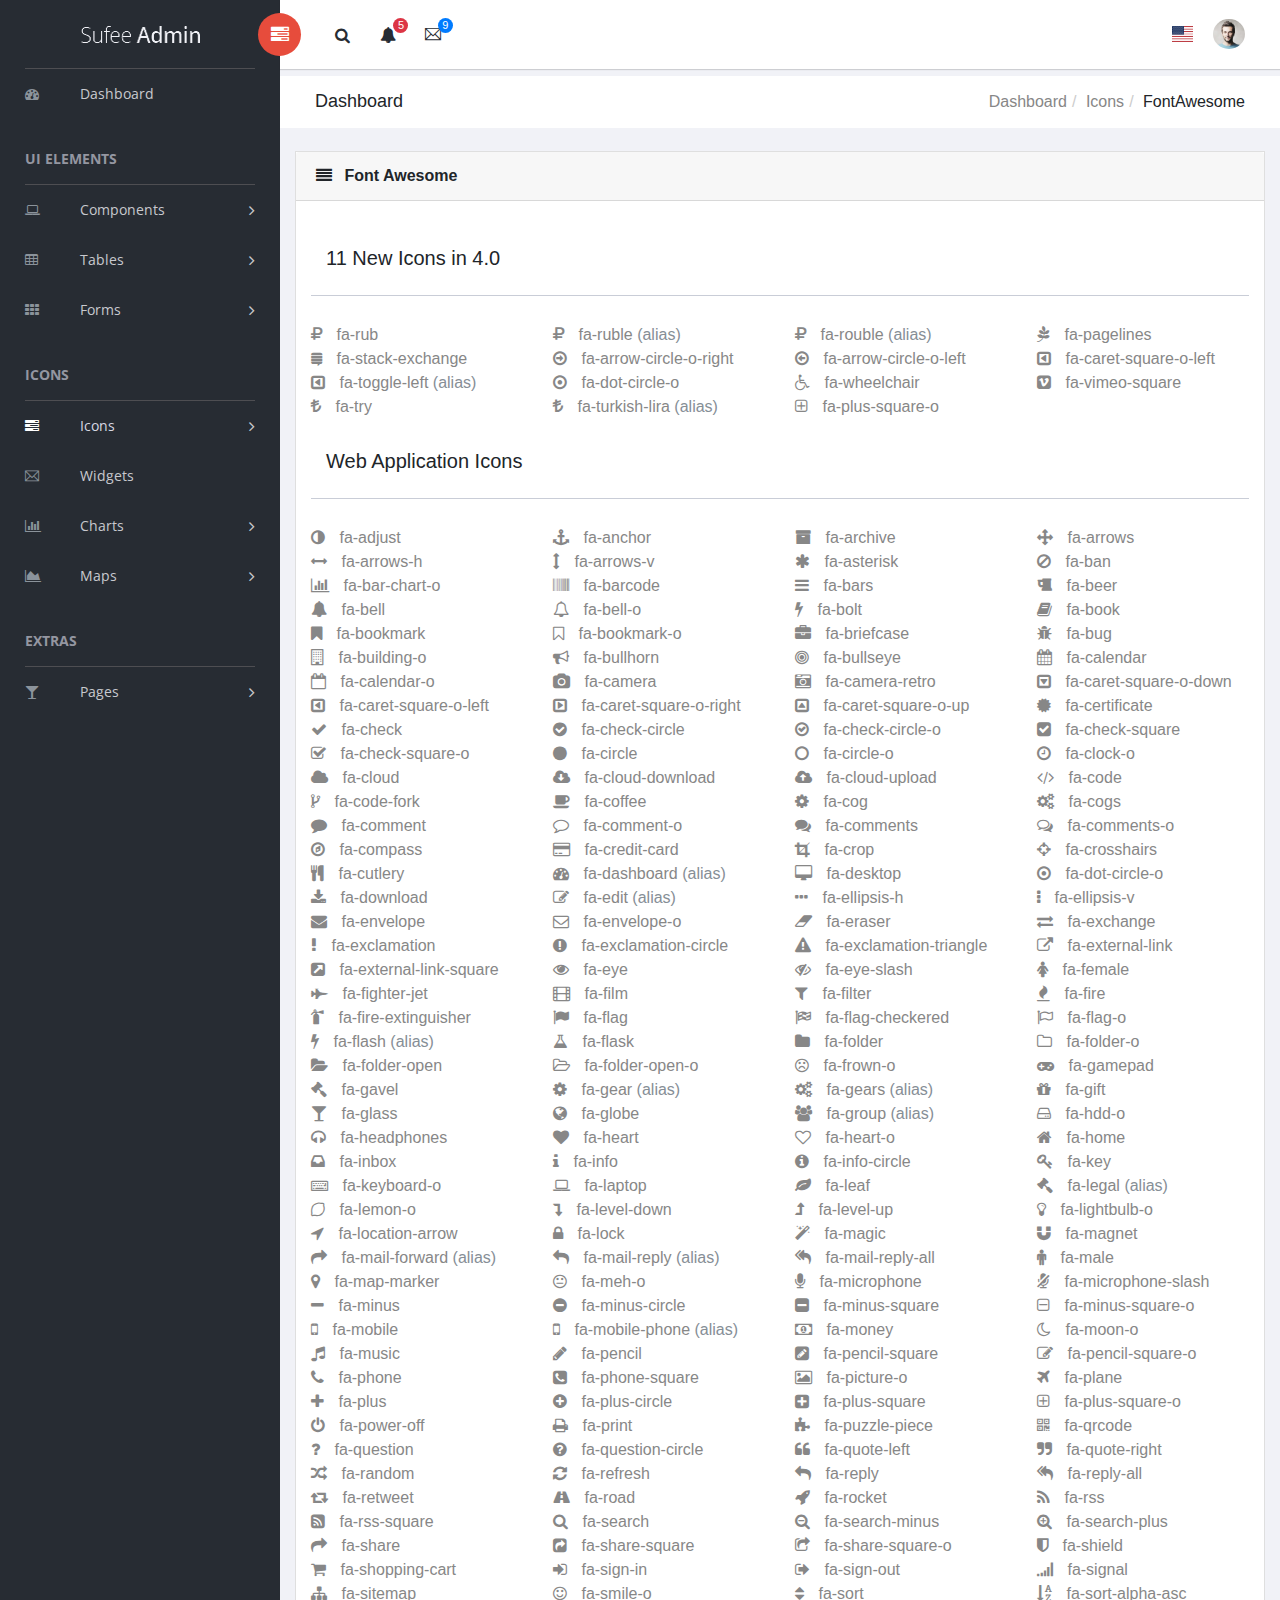
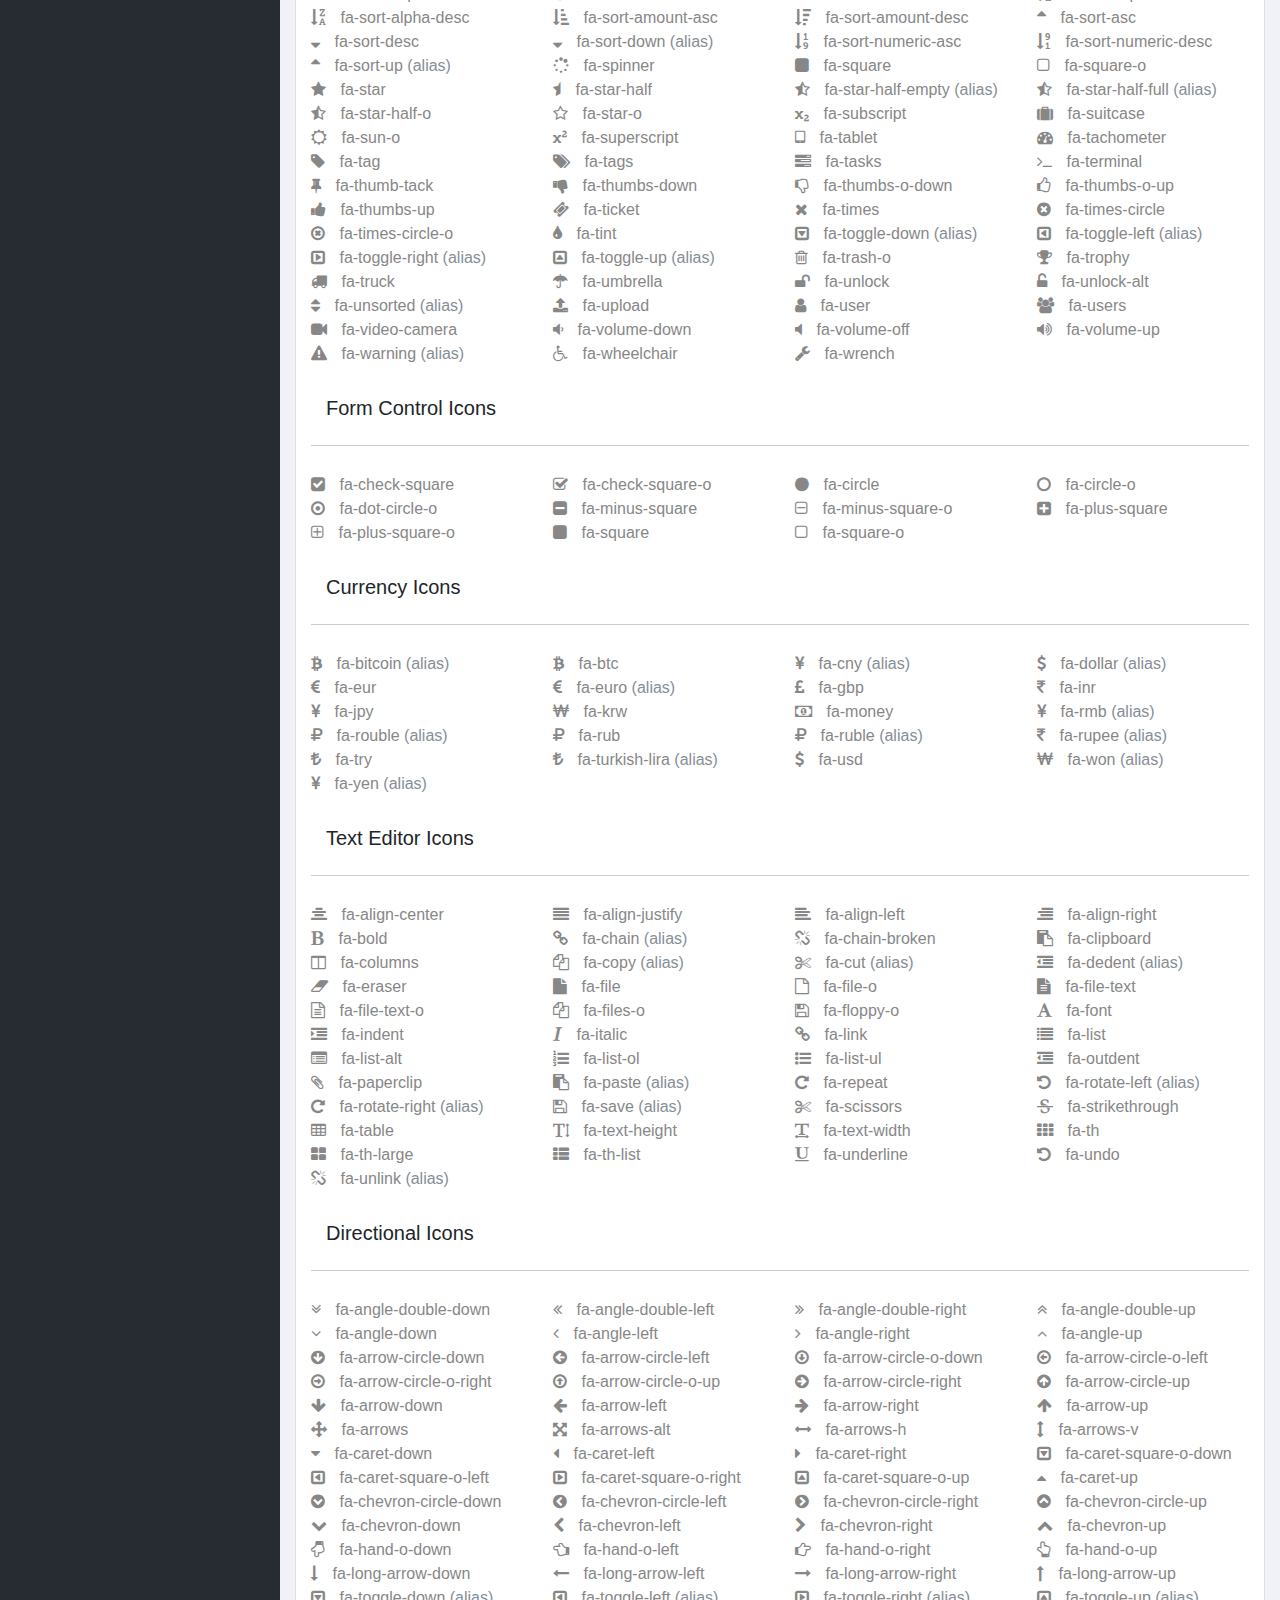
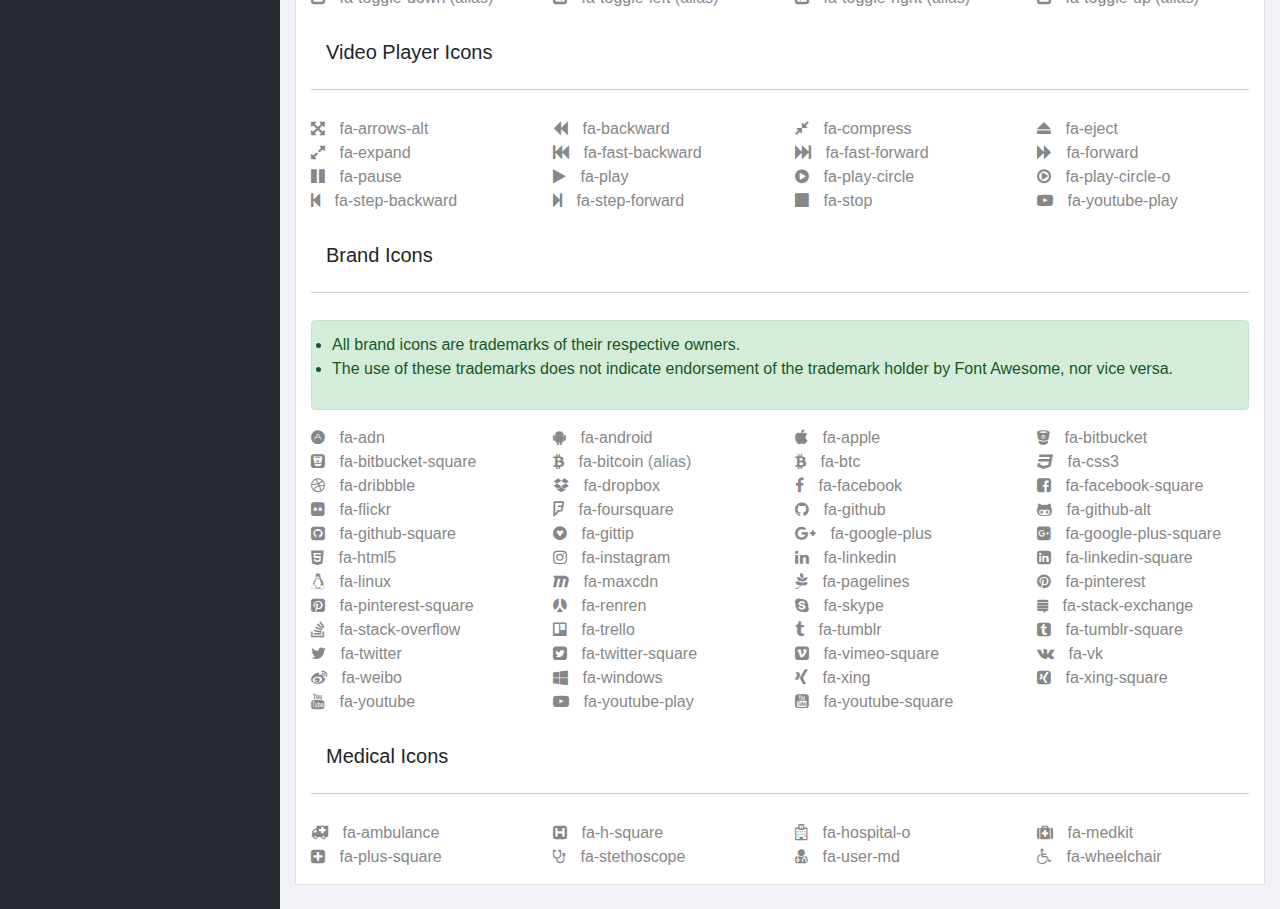
<file: templates/font-fontawesome.html>
<!doctype html>
<!--[if lt IE 7]>      <html class="no-js lt-ie9 lt-ie8 lt-ie7" lang=""> <![endif]-->
<!--[if IE 7]>         <html class="no-js lt-ie9 lt-ie8" lang=""> <![endif]-->
<!--[if IE 8]>         <html class="no-js lt-ie9" lang=""> <![endif]-->
<!--[if gt IE 8]><!--> <html class="no-js" lang=""> <!--<![endif]-->
<head>
    <meta charset="utf-8">
    <meta http-equiv="X-UA-Compatible" content="IE=edge">
    <title>Sufee Admin - HTML5 Admin Template</title>
    <meta name="description" content="Sufee Admin - HTML5 Admin Template">
    <meta name="viewport" content="width=device-width, initial-scale=1">

    <link rel="apple-touch-icon" href="apple-icon.png">
    <link rel="shortcut icon" href="favicon.ico">

    <link rel="stylesheet" href="assets/css/normalize.css">
    <link rel="stylesheet" href="assets/css/bootstrap.min.css">
    <link rel="stylesheet" href="assets/css/font-awesome.min.css">
    <link rel="stylesheet" href="assets/css/themify-icons.css">
    <link rel="stylesheet" href="assets/css/flag-icon.min.css">
    <link rel="stylesheet" href="assets/css/cs-skin-elastic.css">
    <!-- <link rel="stylesheet" href="assets/css/bootstrap-select.less"> -->
    <link rel="stylesheet" href="assets/scss/style.css">

    <link href='https://fonts.googleapis.com/css?family=Open+Sans:400,600,700,800' rel='stylesheet' type='text/css'>

    <!-- <script type="text/javascript" src="https://cdn.jsdelivr.net/html5shiv/3.7.3/html5shiv.min.js"></script> -->

</head>
<body>
        <!-- Left Panel -->

    <aside id="left-panel" class="left-panel">
        <nav class="navbar navbar-expand-sm navbar-default">

            <div class="navbar-header">
                <button class="navbar-toggler" type="button" data-toggle="collapse" data-target="#main-menu" aria-controls="main-menu" aria-expanded="false" aria-label="Toggle navigation">
                    <i class="fa fa-bars"></i>
                </button>
                <a class="navbar-brand" href="./"><img src="images/logo.png" alt="Logo"></a>
                <a class="navbar-brand hidden" href="./"><img src="images/logo2.png" alt="Logo"></a>
            </div>

            <div id="main-menu" class="main-menu collapse navbar-collapse">
                <ul class="nav navbar-nav">
                    <li>
                        <a href="index.html"> <i class="menu-icon fa fa-dashboard"></i>Dashboard </a>
                    </li>
                    <h3 class="menu-title">UI elements</h3><!-- /.menu-title -->
                    <li class="menu-item-has-children dropdown">
                        <a href="#" class="dropdown-toggle" data-toggle="dropdown" aria-haspopup="true" aria-expanded="false"> <i class="menu-icon fa fa-laptop"></i>Components</a>
                        <ul class="sub-menu children dropdown-menu">
                            <li><i class="fa fa-puzzle-piece"></i><a href="ui-buttons.html">Buttons</a></li>
                            <li><i class="fa fa-id-badge"></i><a href="ui-badges.html">Badges</a></li>
                            <li><i class="fa fa-bars"></i><a href="ui-tabs.html">Tabs</a></li>
                            <li><i class="fa fa-share-square-o"></i><a href="ui-social-buttons.html">Social Buttons</a></li>
                            <li><i class="fa fa-id-card-o"></i><a href="ui-cards.html">Cards</a></li>
                            <li><i class="fa fa-exclamation-triangle"></i><a href="ui-alerts.html">Alerts</a></li>
                            <li><i class="fa fa-spinner"></i><a href="ui-progressbar.html">Progress Bars</a></li>
                            <li><i class="fa fa-fire"></i><a href="ui-modals.html">Modals</a></li>
                            <li><i class="fa fa-book"></i><a href="ui-switches.html">Switches</a></li>
                            <li><i class="fa fa-th"></i><a href="ui-grids.html">Grids</a></li>
                            <li><i class="fa fa-file-word-o"></i><a href="ui-typgraphy.html">Typography</a></li>
                        </ul>
                    </li>
                    <li class="menu-item-has-children dropdown">
                        <a href="#" class="dropdown-toggle" data-toggle="dropdown" aria-haspopup="true" aria-expanded="false"> <i class="menu-icon fa fa-table"></i>Tables</a>
                        <ul class="sub-menu children dropdown-menu">
                            <li><i class="fa fa-table"></i><a href="tables-basic.html">Basic Table</a></li>
                            <li><i class="fa fa-table"></i><a href="tables-data.html">Data Table</a></li>
                        </ul>
                    </li>
                    <li class="menu-item-has-children dropdown">
                        <a href="#" class="dropdown-toggle" data-toggle="dropdown" aria-haspopup="true" aria-expanded="false"> <i class="menu-icon fa fa-th"></i>Forms</a>
                        <ul class="sub-menu children dropdown-menu">
                            <li><i class="menu-icon fa fa-th"></i><a href="forms-basic.html">Basic Form</a></li>
                            <li><i class="menu-icon fa fa-th"></i><a href="forms-advanced.html">Advanced Form</a></li>
                        </ul>
                    </li>

                    <h3 class="menu-title">Icons</h3><!-- /.menu-title -->

                    <li class="menu-item-has-children active dropdown">
                        <a href="#" class="dropdown-toggle" data-toggle="dropdown" aria-haspopup="true" aria-expanded="false"> <i class="menu-icon fa fa-tasks"></i>Icons</a>
                        <ul class="sub-menu children dropdown-menu">
                            <li><i class="menu-icon fa fa-fort-awesome"></i><a href="font-fontawesome.html">Font Awesome</a></li>
                            <li><i class="menu-icon ti-themify-logo"></i><a href="font-themify.html">Themefy Icons</a></li>
                        </ul>
                    </li>
                    <li>
                        <a href="widgets.html"> <i class="menu-icon ti-email"></i>Widgets </a>
                    </li>
                    <li class="menu-item-has-children dropdown">
                        <a href="#" class="dropdown-toggle" data-toggle="dropdown" aria-haspopup="true" aria-expanded="false"> <i class="menu-icon fa fa-bar-chart"></i>Charts</a>
                        <ul class="sub-menu children dropdown-menu">
                            <li><i class="menu-icon fa fa-line-chart"></i><a href="charts-chartjs.html">Chart JS</a></li>
                            <li><i class="menu-icon fa fa-area-chart"></i><a href="charts-flot.html">Flot Chart</a></li>
                            <li><i class="menu-icon fa fa-pie-chart"></i><a href="charts-peity.html">Peity Chart</a></li>
                        </ul>
                    </li>

                    <li class="menu-item-has-children dropdown">
                        <a href="#" class="dropdown-toggle" data-toggle="dropdown" aria-haspopup="true" aria-expanded="false"> <i class="menu-icon fa fa-area-chart"></i>Maps</a>
                        <ul class="sub-menu children dropdown-menu">
                            <li><i class="menu-icon fa fa-map-o"></i><a href="maps-gmap.html">Google Maps</a></li>
                            <li><i class="menu-icon fa fa-street-view"></i><a href="maps-vector.html">Vector Maps</a></li>
                        </ul>
                    </li>
                    <h3 class="menu-title">Extras</h3><!-- /.menu-title -->
                    <li class="menu-item-has-children dropdown">
                        <a href="#" class="dropdown-toggle" data-toggle="dropdown" aria-haspopup="true" aria-expanded="false"> <i class="menu-icon fa fa-glass"></i>Pages</a>
                        <ul class="sub-menu children dropdown-menu">
                            <li><i class="menu-icon fa fa-sign-in"></i><a href="page-login.html">Login</a></li>
                            <li><i class="menu-icon fa fa-sign-in"></i><a href="page-register.html">Register</a></li>
                            <li><i class="menu-icon fa fa-paper-plane"></i><a href="pages-forget.html">Forget Pass</a></li>
                        </ul>
                    </li>
                </ul>
            </div><!-- /.navbar-collapse -->
        </nav>
    </aside><!-- /#left-panel -->

    <!-- Left Panel -->

    <!-- Right Panel -->

    <div id="right-panel" class="right-panel">

        <!-- Header-->
        <header id="header" class="header">

            <div class="header-menu">

                <div class="col-sm-7">
                    <a id="menuToggle" class="menutoggle pull-left"><i class="fa fa fa-tasks"></i></a>
                    <div class="header-left">
                        <button class="search-trigger"><i class="fa fa-search"></i></button>
                        <div class="form-inline">
                            <form class="search-form">
                                <input class="form-control mr-sm-2" type="text" placeholder="Search ..." aria-label="Search">
                                <button class="search-close" type="submit"><i class="fa fa-close"></i></button>
                            </form>
                        </div>

                        <div class="dropdown for-notification">
                          <button class="btn btn-secondary dropdown-toggle" type="button" id="notification" data-toggle="dropdown" aria-haspopup="true" aria-expanded="false">
                            <i class="fa fa-bell"></i>
                            <span class="count bg-danger">5</span>
                          </button>
                          <div class="dropdown-menu" aria-labelledby="notification">
                            <p class="red">You have 3 Notification</p>
                            <a class="dropdown-item media bg-flat-color-1" href="#">
                                <i class="fa fa-check"></i>
                                <p>Server #1 overloaded.</p>
                            </a>
                            <a class="dropdown-item media bg-flat-color-4" href="#">
                                <i class="fa fa-info"></i>
                                <p>Server #2 overloaded.</p>
                            </a>
                            <a class="dropdown-item media bg-flat-color-5" href="#">
                                <i class="fa fa-warning"></i>
                                <p>Server #3 overloaded.</p>
                            </a>
                          </div>
                        </div>

                        <div class="dropdown for-message">
                          <button class="btn btn-secondary dropdown-toggle" type="button"
                                id="message"
                                data-toggle="dropdown" aria-haspopup="true" aria-expanded="false">
                            <i class="ti-email"></i>
                            <span class="count bg-primary">9</span>
                          </button>
                          <div class="dropdown-menu" aria-labelledby="message">
                            <p class="red">You have 4 Mails</p>
                            <a class="dropdown-item media bg-flat-color-1" href="#">
                                <span class="photo media-left"><img alt="avatar" src="images/avatar/1.jpg"></span>
                                <span class="message media-body">
                                    <span class="name float-left">Jonathan Smith</span>
                                    <span class="time float-right">Just now</span>
                                        <p>Hello, this is an example msg</p>
                                </span>
                            </a>
                            <a class="dropdown-item media bg-flat-color-4" href="#">
                                <span class="photo media-left"><img alt="avatar" src="images/avatar/2.jpg"></span>
                                <span class="message media-body">
                                    <span class="name float-left">Jack Sanders</span>
                                    <span class="time float-right">5 minutes ago</span>
                                        <p>Lorem ipsum dolor sit amet, consectetur</p>
                                </span>
                            </a>
                            <a class="dropdown-item media bg-flat-color-5" href="#">
                                <span class="photo media-left"><img alt="avatar" src="images/avatar/3.jpg"></span>
                                <span class="message media-body">
                                    <span class="name float-left">Cheryl Wheeler</span>
                                    <span class="time float-right">10 minutes ago</span>
                                        <p>Hello, this is an example msg</p>
                                </span>
                            </a>
                            <a class="dropdown-item media bg-flat-color-3" href="#">
                                <span class="photo media-left"><img alt="avatar" src="images/avatar/4.jpg"></span>
                                <span class="message media-body">
                                    <span class="name float-left">Rachel Santos</span>
                                    <span class="time float-right">15 minutes ago</span>
                                        <p>Lorem ipsum dolor sit amet, consectetur</p>
                                </span>
                            </a>
                          </div>
                        </div>
                    </div>
                </div>

                <div class="col-sm-5">
                    <div class="user-area dropdown float-right">
                        <a href="#" class="dropdown-toggle" data-toggle="dropdown" aria-haspopup="true" aria-expanded="false">
                            <img class="user-avatar rounded-circle" src="images/admin.jpg" alt="User Avatar">
                        </a>

                        <div class="user-menu dropdown-menu">
                                <a class="nav-link" href="#"><i class="fa fa- user"></i>My Profile</a>

                                <a class="nav-link" href="#"><i class="fa fa- user"></i>Notifications <span class="count">13</span></a>

                                <a class="nav-link" href="#"><i class="fa fa -cog"></i>Settings</a>

                                <a class="nav-link" href="#"><i class="fa fa-power -off"></i>Logout</a>
                        </div>
                    </div>

                    <div class="language-select dropdown" id="language-select">
                        <a class="dropdown-toggle" href="#" data-toggle="dropdown"  id="language" aria-haspopup="true" aria-expanded="true">
                            <i class="flag-icon flag-icon-us"></i>
                        </a>
                        <div class="dropdown-menu" aria-labelledby="language" >
                            <div class="dropdown-item">
                                <span class="flag-icon flag-icon-fr"></span>
                            </div>
                            <div class="dropdown-item">
                                <i class="flag-icon flag-icon-es"></i>
                            </div>
                            <div class="dropdown-item">
                                <i class="flag-icon flag-icon-us"></i>
                            </div>
                            <div class="dropdown-item">
                                <i class="flag-icon flag-icon-it"></i>
                            </div>
                        </div>
                    </div>

                </div>
            </div>

        </header><!-- /header -->
        <!-- Header-->

        <div class="breadcrumbs">
            <div class="col-sm-4">
                <div class="page-header float-left">
                    <div class="page-title">
                        <h1>Dashboard</h1>
                    </div>
                </div>
            </div>
            <div class="col-sm-8">
                <div class="page-header float-right">
                    <div class="page-title">
                        <ol class="breadcrumb text-right">
                            <li><a href="#">Dashboard</a></li>
                            <li><a href="#">Icons</a></li>
                            <li class="active">FontAwesome</li>
                        </ol>
                    </div>
                </div>
            </div>
        </div>

        <div class="content mt-3">
            <div class="animated fadeIn">


                <div class="card">
                    <div class="card-header">
                        <i class="mr-2 fa fa-align-justify"></i>
                        <strong class="card-title">Font Awesome</strong>
                    </div>
                    <div class="card-body">

                        <div class="fontawesome-icon-list">

                            <div id="new">
                                <h2 class="page-header">11 New Icons in 4.0</h2>
                                <div class="row fontawesome-icon-list">

                                    <div class="fa-hover col-lg-3 col-md-6"><a href="#"><i class="fa fa-rub"></i> fa-rub</a></div>

                                    <div class="fa-hover col-lg-3 col-md-6"><a href="#"><i class="fa fa-ruble"></i> fa-ruble <span class="text-muted">(alias)</span></a></div>

                                    <div class="fa-hover col-lg-3 col-md-6"><a href="#"><i class="fa fa-rouble"></i> fa-rouble <span class="text-muted">(alias)</span></a></div>

                                    <div class="fa-hover col-lg-3 col-md-6"><a href="#"><i class="fa fa-pagelines"></i> fa-pagelines</a></div>

                                    <div class="fa-hover col-lg-3 col-md-6"><a href="#"><i class="fa fa-stack-exchange"></i> fa-stack-exchange</a></div>

                                    <div class="fa-hover col-lg-3 col-md-6"><a href="#"><i class="fa fa-arrow-circle-o-right"></i> fa-arrow-circle-o-right</a></div>

                                    <div class="fa-hover col-lg-3 col-md-6"><a href="#"><i class="fa fa-arrow-circle-o-left"></i> fa-arrow-circle-o-left</a></div>

                                    <div class="fa-hover col-lg-3 col-md-6"><a href="#"><i class="fa fa-caret-square-o-left"></i> fa-caret-square-o-left</a></div>

                                    <div class="fa-hover col-lg-3 col-md-6"><a href="#"><i class="fa fa-toggle-left"></i> fa-toggle-left <span class="text-muted">(alias)</span></a></div>

                                    <div class="fa-hover col-lg-3 col-md-6"><a href="#"><i class="fa fa-dot-circle-o"></i> fa-dot-circle-o</a></div>

                                    <div class="fa-hover col-lg-3 col-md-6"><a href="#"><i class="fa fa-wheelchair"></i> fa-wheelchair</a></div>

                                    <div class="fa-hover col-lg-3 col-md-6"><a href="#"><i class="fa fa-vimeo-square"></i> fa-vimeo-square</a></div>

                                    <div class="fa-hover col-lg-3 col-md-6"><a href="#"><i class="fa fa-try"></i> fa-try</a></div>

                                    <div class="fa-hover col-lg-3 col-md-6"><a href="#"><i class="fa fa-turkish-lira"></i> fa-turkish-lira <span class="text-muted">(alias)</span></a></div>

                                    <div class="fa-hover col-lg-3 col-md-6"><a href="#"><i class="fa fa-plus-square-o"></i> fa-plus-square-o</a></div>

                                </div>
                            </div>

                            <section id="web-application">
                                <h2 class="page-header">Web Application Icons</h2>

                                <div class="row fontawesome-icon-list">



                                    <div class="fa-hover col-lg-3 col-md-6"><a href="#"><i class="fa fa-adjust"></i> fa-adjust</a></div>

                                    <div class="fa-hover col-lg-3 col-md-6"><a href="#"><i class="fa fa-anchor"></i> fa-anchor</a></div>

                                    <div class="fa-hover col-lg-3 col-md-6"><a href="#"><i class="fa fa-archive"></i> fa-archive</a></div>

                                    <div class="fa-hover col-lg-3 col-md-6"><a href="#"><i class="fa fa-arrows"></i> fa-arrows</a></div>

                                    <div class="fa-hover col-lg-3 col-md-6"><a href="#"><i class="fa fa-arrows-h"></i> fa-arrows-h</a></div>

                                    <div class="fa-hover col-lg-3 col-md-6"><a href="#"><i class="fa fa-arrows-v"></i> fa-arrows-v</a></div>

                                    <div class="fa-hover col-lg-3 col-md-6"><a href="#"><i class="fa fa-asterisk"></i> fa-asterisk</a></div>

                                    <div class="fa-hover col-lg-3 col-md-6"><a href="#"><i class="fa fa-ban"></i> fa-ban</a></div>

                                    <div class="fa-hover col-lg-3 col-md-6"><a href="#"><i class="fa fa-bar-chart-o"></i> fa-bar-chart-o</a></div>

                                    <div class="fa-hover col-lg-3 col-md-6"><a href="#"><i class="fa fa-barcode"></i> fa-barcode</a></div>

                                    <div class="fa-hover col-lg-3 col-md-6"><a href="#"><i class="fa fa-bars"></i> fa-bars</a></div>

                                    <div class="fa-hover col-lg-3 col-md-6"><a href="#"><i class="fa fa-beer"></i> fa-beer</a></div>

                                    <div class="fa-hover col-lg-3 col-md-6"><a href="#"><i class="fa fa-bell"></i> fa-bell</a></div>

                                    <div class="fa-hover col-lg-3 col-md-6"><a href="#"><i class="fa fa-bell-o"></i> fa-bell-o</a></div>

                                    <div class="fa-hover col-lg-3 col-md-6"><a href="#"><i class="fa fa-bolt"></i> fa-bolt</a></div>

                                    <div class="fa-hover col-lg-3 col-md-6"><a href="#"><i class="fa fa-book"></i> fa-book</a></div>

                                    <div class="fa-hover col-lg-3 col-md-6"><a href="#"><i class="fa fa-bookmark"></i> fa-bookmark</a></div>

                                    <div class="fa-hover col-lg-3 col-md-6"><a href="#"><i class="fa fa-bookmark-o"></i> fa-bookmark-o</a></div>

                                    <div class="fa-hover col-lg-3 col-md-6"><a href="#"><i class="fa fa-briefcase"></i> fa-briefcase</a></div>

                                    <div class="fa-hover col-lg-3 col-md-6"><a href="#"><i class="fa fa-bug"></i> fa-bug</a></div>

                                    <div class="fa-hover col-lg-3 col-md-6"><a href="#"><i class="fa fa-building-o"></i> fa-building-o</a></div>

                                    <div class="fa-hover col-lg-3 col-md-6"><a href="#"><i class="fa fa-bullhorn"></i> fa-bullhorn</a></div>

                                    <div class="fa-hover col-lg-3 col-md-6"><a href="#"><i class="fa fa-bullseye"></i> fa-bullseye</a></div>

                                    <div class="fa-hover col-lg-3 col-md-6"><a href="#"><i class="fa fa-calendar"></i> fa-calendar</a></div>

                                    <div class="fa-hover col-lg-3 col-md-6"><a href="#"><i class="fa fa-calendar-o"></i> fa-calendar-o</a></div>

                                    <div class="fa-hover col-lg-3 col-md-6"><a href="#"><i class="fa fa-camera"></i> fa-camera</a></div>

                                    <div class="fa-hover col-lg-3 col-md-6"><a href="#"><i class="fa fa-camera-retro"></i> fa-camera-retro</a></div>

                                    <div class="fa-hover col-lg-3 col-md-6"><a href="#"><i class="fa fa-caret-square-o-down"></i> fa-caret-square-o-down</a></div>

                                    <div class="fa-hover col-lg-3 col-md-6"><a href="#"><i class="fa fa-caret-square-o-left"></i> fa-caret-square-o-left</a></div>

                                    <div class="fa-hover col-lg-3 col-md-6"><a href="#"><i class="fa fa-caret-square-o-right"></i> fa-caret-square-o-right</a></div>

                                    <div class="fa-hover col-lg-3 col-md-6"><a href="#"><i class="fa fa-caret-square-o-up"></i> fa-caret-square-o-up</a></div>

                                    <div class="fa-hover col-lg-3 col-md-6"><a href="#"><i class="fa fa-certificate"></i> fa-certificate</a></div>

                                    <div class="fa-hover col-lg-3 col-md-6"><a href="#"><i class="fa fa-check"></i> fa-check</a></div>

                                    <div class="fa-hover col-lg-3 col-md-6"><a href="#"><i class="fa fa-check-circle"></i> fa-check-circle</a></div>

                                    <div class="fa-hover col-lg-3 col-md-6"><a href="#"><i class="fa fa-check-circle-o"></i> fa-check-circle-o</a></div>

                                    <div class="fa-hover col-lg-3 col-md-6"><a href="#"><i class="fa fa-check-square"></i> fa-check-square</a></div>

                                    <div class="fa-hover col-lg-3 col-md-6"><a href="#"><i class="fa fa-check-square-o"></i> fa-check-square-o</a></div>

                                    <div class="fa-hover col-lg-3 col-md-6"><a href="#"><i class="fa fa-circle"></i> fa-circle</a></div>

                                    <div class="fa-hover col-lg-3 col-md-6"><a href="#"><i class="fa fa-circle-o"></i> fa-circle-o</a></div>

                                    <div class="fa-hover col-lg-3 col-md-6"><a href="#"><i class="fa fa-clock-o"></i> fa-clock-o</a></div>

                                    <div class="fa-hover col-lg-3 col-md-6"><a href="#"><i class="fa fa-cloud"></i> fa-cloud</a></div>

                                    <div class="fa-hover col-lg-3 col-md-6"><a href="#"><i class="fa fa-cloud-download"></i> fa-cloud-download</a></div>

                                    <div class="fa-hover col-lg-3 col-md-6"><a href="#"><i class="fa fa-cloud-upload"></i> fa-cloud-upload</a></div>

                                    <div class="fa-hover col-lg-3 col-md-6"><a href="#"><i class="fa fa-code"></i> fa-code</a></div>

                                    <div class="fa-hover col-lg-3 col-md-6"><a href="#"><i class="fa fa-code-fork"></i> fa-code-fork</a></div>

                                    <div class="fa-hover col-lg-3 col-md-6"><a href="#"><i class="fa fa-coffee"></i> fa-coffee</a></div>

                                    <div class="fa-hover col-lg-3 col-md-6"><a href="#"><i class="fa fa-cog"></i> fa-cog</a></div>

                                    <div class="fa-hover col-lg-3 col-md-6"><a href="#"><i class="fa fa-cogs"></i> fa-cogs</a></div>

                                    <div class="fa-hover col-lg-3 col-md-6"><a href="#"><i class="fa fa-comment"></i> fa-comment</a></div>

                                    <div class="fa-hover col-lg-3 col-md-6"><a href="#"><i class="fa fa-comment-o"></i> fa-comment-o</a></div>

                                    <div class="fa-hover col-lg-3 col-md-6"><a href="#"><i class="fa fa-comments"></i> fa-comments</a></div>

                                    <div class="fa-hover col-lg-3 col-md-6"><a href="#"><i class="fa fa-comments-o"></i> fa-comments-o</a></div>

                                    <div class="fa-hover col-lg-3 col-md-6"><a href="#"><i class="fa fa-compass"></i> fa-compass</a></div>

                                    <div class="fa-hover col-lg-3 col-md-6"><a href="#"><i class="fa fa-credit-card"></i> fa-credit-card</a></div>

                                    <div class="fa-hover col-lg-3 col-md-6"><a href="#"><i class="fa fa-crop"></i> fa-crop</a></div>

                                    <div class="fa-hover col-lg-3 col-md-6"><a href="#"><i class="fa fa-crosshairs"></i> fa-crosshairs</a></div>

                                    <div class="fa-hover col-lg-3 col-md-6"><a href="#"><i class="fa fa-cutlery"></i> fa-cutlery</a></div>

                                    <div class="fa-hover col-lg-3 col-md-6"><a href="#"><i class="fa fa-dashboard"></i> fa-dashboard <span class="text-muted">(alias)</span></a></div>

                                    <div class="fa-hover col-lg-3 col-md-6"><a href="#"><i class="fa fa-desktop"></i> fa-desktop</a></div>

                                    <div class="fa-hover col-lg-3 col-md-6"><a href="#"><i class="fa fa-dot-circle-o"></i> fa-dot-circle-o</a></div>

                                    <div class="fa-hover col-lg-3 col-md-6"><a href="#"><i class="fa fa-download"></i> fa-download</a></div>

                                    <div class="fa-hover col-lg-3 col-md-6"><a href="#"><i class="fa fa-edit"></i> fa-edit <span class="text-muted">(alias)</span></a></div>

                                    <div class="fa-hover col-lg-3 col-md-6"><a href="#"><i class="fa fa-ellipsis-h"></i> fa-ellipsis-h</a></div>

                                    <div class="fa-hover col-lg-3 col-md-6"><a href="#"><i class="fa fa-ellipsis-v"></i> fa-ellipsis-v</a></div>

                                    <div class="fa-hover col-lg-3 col-md-6"><a href="#"><i class="fa fa-envelope"></i> fa-envelope</a></div>

                                    <div class="fa-hover col-lg-3 col-md-6"><a href="#"><i class="fa fa-envelope-o"></i> fa-envelope-o</a></div>

                                    <div class="fa-hover col-lg-3 col-md-6"><a href="#"><i class="fa fa-eraser"></i> fa-eraser</a></div>

                                    <div class="fa-hover col-lg-3 col-md-6"><a href="#"><i class="fa fa-exchange"></i> fa-exchange</a></div>

                                    <div class="fa-hover col-lg-3 col-md-6"><a href="#"><i class="fa fa-exclamation"></i> fa-exclamation</a></div>

                                    <div class="fa-hover col-lg-3 col-md-6"><a href="#"><i class="fa fa-exclamation-circle"></i> fa-exclamation-circle</a></div>

                                    <div class="fa-hover col-lg-3 col-md-6"><a href="#"><i class="fa fa-exclamation-triangle"></i> fa-exclamation-triangle</a></div>

                                    <div class="fa-hover col-lg-3 col-md-6"><a href="#"><i class="fa fa-external-link"></i> fa-external-link</a></div>

                                    <div class="fa-hover col-lg-3 col-md-6"><a href="#"><i class="fa fa-external-link-square"></i> fa-external-link-square</a></div>

                                    <div class="fa-hover col-lg-3 col-md-6"><a href="#"><i class="fa fa-eye"></i> fa-eye</a></div>

                                    <div class="fa-hover col-lg-3 col-md-6"><a href="#"><i class="fa fa-eye-slash"></i> fa-eye-slash</a></div>

                                    <div class="fa-hover col-lg-3 col-md-6"><a href="#"><i class="fa fa-female"></i> fa-female</a></div>

                                    <div class="fa-hover col-lg-3 col-md-6"><a href="#"><i class="fa fa-fighter-jet"></i> fa-fighter-jet</a></div>

                                    <div class="fa-hover col-lg-3 col-md-6"><a href="#"><i class="fa fa-film"></i> fa-film</a></div>

                                    <div class="fa-hover col-lg-3 col-md-6"><a href="#"><i class="fa fa-filter"></i> fa-filter</a></div>

                                    <div class="fa-hover col-lg-3 col-md-6"><a href="#"><i class="fa fa-fire"></i> fa-fire</a></div>

                                    <div class="fa-hover col-lg-3 col-md-6"><a href="#"><i class="fa fa-fire-extinguisher"></i> fa-fire-extinguisher</a></div>

                                    <div class="fa-hover col-lg-3 col-md-6"><a href="#"><i class="fa fa-flag"></i> fa-flag</a></div>

                                    <div class="fa-hover col-lg-3 col-md-6"><a href="#"><i class="fa fa-flag-checkered"></i> fa-flag-checkered</a></div>

                                    <div class="fa-hover col-lg-3 col-md-6"><a href="#"><i class="fa fa-flag-o"></i> fa-flag-o</a></div>

                                    <div class="fa-hover col-lg-3 col-md-6"><a href="#"><i class="fa fa-flash"></i> fa-flash <span class="text-muted">(alias)</span></a></div>

                                    <div class="fa-hover col-lg-3 col-md-6"><a href="#"><i class="fa fa-flask"></i> fa-flask</a></div>

                                    <div class="fa-hover col-lg-3 col-md-6"><a href="#"><i class="fa fa-folder"></i> fa-folder</a></div>

                                    <div class="fa-hover col-lg-3 col-md-6"><a href="#"><i class="fa fa-folder-o"></i> fa-folder-o</a></div>

                                    <div class="fa-hover col-lg-3 col-md-6"><a href="#"><i class="fa fa-folder-open"></i> fa-folder-open</a></div>

                                    <div class="fa-hover col-lg-3 col-md-6"><a href="#"><i class="fa fa-folder-open-o"></i> fa-folder-open-o</a></div>

                                    <div class="fa-hover col-lg-3 col-md-6"><a href="#"><i class="fa fa-frown-o"></i> fa-frown-o</a></div>

                                    <div class="fa-hover col-lg-3 col-md-6"><a href="#"><i class="fa fa-gamepad"></i> fa-gamepad</a></div>

                                    <div class="fa-hover col-lg-3 col-md-6"><a href="#"><i class="fa fa-gavel"></i> fa-gavel</a></div>

                                    <div class="fa-hover col-lg-3 col-md-6"><a href="#"><i class="fa fa-gear"></i> fa-gear <span class="text-muted">(alias)</span></a></div>

                                    <div class="fa-hover col-lg-3 col-md-6"><a href="#"><i class="fa fa-gears"></i> fa-gears <span class="text-muted">(alias)</span></a></div>

                                    <div class="fa-hover col-lg-3 col-md-6"><a href="#"><i class="fa fa-gift"></i> fa-gift</a></div>

                                    <div class="fa-hover col-lg-3 col-md-6"><a href="#"><i class="fa fa-glass"></i> fa-glass</a></div>

                                    <div class="fa-hover col-lg-3 col-md-6"><a href="#"><i class="fa fa-globe"></i> fa-globe</a></div>

                                    <div class="fa-hover col-lg-3 col-md-6"><a href="#"><i class="fa fa-group"></i> fa-group <span class="text-muted">(alias)</span></a></div>

                                    <div class="fa-hover col-lg-3 col-md-6"><a href="#"><i class="fa fa-hdd-o"></i> fa-hdd-o</a></div>

                                    <div class="fa-hover col-lg-3 col-md-6"><a href="#"><i class="fa fa-headphones"></i> fa-headphones</a></div>

                                    <div class="fa-hover col-lg-3 col-md-6"><a href="#"><i class="fa fa-heart"></i> fa-heart</a></div>

                                    <div class="fa-hover col-lg-3 col-md-6"><a href="#"><i class="fa fa-heart-o"></i> fa-heart-o</a></div>

                                    <div class="fa-hover col-lg-3 col-md-6"><a href="#"><i class="fa fa-home"></i> fa-home</a></div>

                                    <div class="fa-hover col-lg-3 col-md-6"><a href="#"><i class="fa fa-inbox"></i> fa-inbox</a></div>

                                    <div class="fa-hover col-lg-3 col-md-6"><a href="#"><i class="fa fa-info"></i> fa-info</a></div>

                                    <div class="fa-hover col-lg-3 col-md-6"><a href="#info-circle"><i class="fa fa-info-circle"></i> fa-info-circle</a></div>

                                    <div class="fa-hover col-lg-3 col-md-6"><a href="#key"><i class="fa fa-key"></i> fa-key</a></div>

                                    <div class="fa-hover col-lg-3 col-md-6"><a href="#keyboard-o"><i class="fa fa-keyboard-o"></i> fa-keyboard-o</a></div>

                                    <div class="fa-hover col-lg-3 col-md-6"><a href="#laptop"><i class="fa fa-laptop"></i> fa-laptop</a></div>

                                    <div class="fa-hover col-lg-3 col-md-6"><a href="#leaf"><i class="fa fa-leaf"></i> fa-leaf</a></div>

                                    <div class="fa-hover col-lg-3 col-md-6"><a href="#gavel"><i class="fa fa-legal"></i> fa-legal <span class="text-muted">(alias)</span></a></div>

                                    <div class="fa-hover col-lg-3 col-md-6"><a href="#lemon-o"><i class="fa fa-lemon-o"></i> fa-lemon-o</a></div>

                                    <div class="fa-hover col-lg-3 col-md-6"><a href="#level-down"><i class="fa fa-level-down"></i> fa-level-down</a></div>

                                    <div class="fa-hover col-lg-3 col-md-6"><a href="#level-up"><i class="fa fa-level-up"></i> fa-level-up</a></div>

                                    <div class="fa-hover col-lg-3 col-md-6"><a href="#lightbulb-o"><i class="fa fa-lightbulb-o"></i> fa-lightbulb-o</a></div>

                                    <div class="fa-hover col-lg-3 col-md-6"><a href="#location-arrow"><i class="fa fa-location-arrow"></i> fa-location-arrow</a></div>

                                    <div class="fa-hover col-lg-3 col-md-6"><a href="#lock"><i class="fa fa-lock"></i> fa-lock</a></div>

                                    <div class="fa-hover col-lg-3 col-md-6"><a href="#magic"><i class="fa fa-magic"></i> fa-magic</a></div>

                                    <div class="fa-hover col-lg-3 col-md-6"><a href="#magnet"><i class="fa fa-magnet"></i> fa-magnet</a></div>

                                    <div class="fa-hover col-lg-3 col-md-6"><a href="#share"><i class="fa fa-mail-forward"></i> fa-mail-forward <span class="text-muted">(alias)</span></a></div>

                                    <div class="fa-hover col-lg-3 col-md-6"><a href="#reply"><i class="fa fa-mail-reply"></i> fa-mail-reply <span class="text-muted">(alias)</span></a></div>

                                    <div class="fa-hover col-lg-3 col-md-6"><a href="#mail-reply-all"><i class="fa fa-mail-reply-all"></i> fa-mail-reply-all</a></div>

                                    <div class="fa-hover col-lg-3 col-md-6"><a href="#male"><i class="fa fa-male"></i> fa-male</a></div>

                                    <div class="fa-hover col-lg-3 col-md-6"><a href="#map-marker"><i class="fa fa-map-marker"></i> fa-map-marker</a></div>

                                    <div class="fa-hover col-lg-3 col-md-6"><a href="#meh-o"><i class="fa fa-meh-o"></i> fa-meh-o</a></div>

                                    <div class="fa-hover col-lg-3 col-md-6"><a href="#microphone"><i class="fa fa-microphone"></i> fa-microphone</a></div>

                                    <div class="fa-hover col-lg-3 col-md-6"><a href="#microphone-slash"><i class="fa fa-microphone-slash"></i> fa-microphone-slash</a></div>

                                    <div class="fa-hover col-lg-3 col-md-6"><a href="#minus"><i class="fa fa-minus"></i> fa-minus</a></div>

                                    <div class="fa-hover col-lg-3 col-md-6"><a href="#minus-circle"><i class="fa fa-minus-circle"></i> fa-minus-circle</a></div>

                                    <div class="fa-hover col-lg-3 col-md-6"><a href="#minus-square"><i class="fa fa-minus-square"></i> fa-minus-square</a></div>

                                    <div class="fa-hover col-lg-3 col-md-6"><a href="#minus-square-o"><i class="fa fa-minus-square-o"></i> fa-minus-square-o</a></div>

                                    <div class="fa-hover col-lg-3 col-md-6"><a href="#mobile"><i class="fa fa-mobile"></i> fa-mobile</a></div>

                                    <div class="fa-hover col-lg-3 col-md-6"><a href="#mobile"><i class="fa fa-mobile-phone"></i> fa-mobile-phone <span class="text-muted">(alias)</span></a></div>

                                    <div class="fa-hover col-lg-3 col-md-6"><a href="#money"><i class="fa fa-money"></i> fa-money</a></div>

                                    <div class="fa-hover col-lg-3 col-md-6"><a href="#moon-o"><i class="fa fa-moon-o"></i> fa-moon-o</a></div>

                                    <div class="fa-hover col-lg-3 col-md-6"><a href="#music"><i class="fa fa-music"></i> fa-music</a></div>

                                    <div class="fa-hover col-lg-3 col-md-6"><a href="#pencil"><i class="fa fa-pencil"></i> fa-pencil</a></div>

                                    <div class="fa-hover col-lg-3 col-md-6"><a href="#pencil-square"><i class="fa fa-pencil-square"></i> fa-pencil-square</a></div>

                                    <div class="fa-hover col-lg-3 col-md-6"><a href="#pencil-square-o"><i class="fa fa-pencil-square-o"></i> fa-pencil-square-o</a></div>

                                    <div class="fa-hover col-lg-3 col-md-6"><a href="#phone"><i class="fa fa-phone"></i> fa-phone</a></div>

                                    <div class="fa-hover col-lg-3 col-md-6"><a href="#phone-square"><i class="fa fa-phone-square"></i> fa-phone-square</a></div>

                                    <div class="fa-hover col-lg-3 col-md-6"><a href="#picture-o"><i class="fa fa-picture-o"></i> fa-picture-o</a></div>

                                    <div class="fa-hover col-lg-3 col-md-6"><a href="#plane"><i class="fa fa-plane"></i> fa-plane</a></div>

                                    <div class="fa-hover col-lg-3 col-md-6"><a href="#plus"><i class="fa fa-plus"></i> fa-plus</a></div>

                                    <div class="fa-hover col-lg-3 col-md-6"><a href="#plus-circle"><i class="fa fa-plus-circle"></i> fa-plus-circle</a></div>

                                    <div class="fa-hover col-lg-3 col-md-6"><a href="#plus-square"><i class="fa fa-plus-square"></i> fa-plus-square</a></div>

                                    <div class="fa-hover col-lg-3 col-md-6"><a href="#plus-square-o"><i class="fa fa-plus-square-o"></i> fa-plus-square-o</a></div>

                                    <div class="fa-hover col-lg-3 col-md-6"><a href="#power-off"><i class="fa fa-power-off"></i> fa-power-off</a></div>

                                    <div class="fa-hover col-lg-3 col-md-6"><a href="#print"><i class="fa fa-print"></i> fa-print</a></div>

                                    <div class="fa-hover col-lg-3 col-md-6"><a href="#puzzle-piece"><i class="fa fa-puzzle-piece"></i> fa-puzzle-piece</a></div>

                                    <div class="fa-hover col-lg-3 col-md-6"><a href="#qrcode"><i class="fa fa-qrcode"></i> fa-qrcode</a></div>

                                    <div class="fa-hover col-lg-3 col-md-6"><a href="#question"><i class="fa fa-question"></i> fa-question</a></div>

                                    <div class="fa-hover col-lg-3 col-md-6"><a href="#question-circle"><i class="fa fa-question-circle"></i> fa-question-circle</a></div>

                                    <div class="fa-hover col-lg-3 col-md-6"><a href="#quote-left"><i class="fa fa-quote-left"></i> fa-quote-left</a></div>

                                    <div class="fa-hover col-lg-3 col-md-6"><a href="#quote-right"><i class="fa fa-quote-right"></i> fa-quote-right</a></div>

                                    <div class="fa-hover col-lg-3 col-md-6"><a href="#random"><i class="fa fa-random"></i> fa-random</a></div>

                                    <div class="fa-hover col-lg-3 col-md-6"><a href="#refresh"><i class="fa fa-refresh"></i> fa-refresh</a></div>

                                    <div class="fa-hover col-lg-3 col-md-6"><a href="#reply"><i class="fa fa-reply"></i> fa-reply</a></div>

                                    <div class="fa-hover col-lg-3 col-md-6"><a href="#reply-all"><i class="fa fa-reply-all"></i> fa-reply-all</a></div>

                                    <div class="fa-hover col-lg-3 col-md-6"><a href="#retweet"><i class="fa fa-retweet"></i> fa-retweet</a></div>

                                    <div class="fa-hover col-lg-3 col-md-6"><a href="#road"><i class="fa fa-road"></i> fa-road</a></div>

                                    <div class="fa-hover col-lg-3 col-md-6"><a href="#rocket"><i class="fa fa-rocket"></i> fa-rocket</a></div>

                                    <div class="fa-hover col-lg-3 col-md-6"><a href="#rss"><i class="fa fa-rss"></i> fa-rss</a></div>

                                    <div class="fa-hover col-lg-3 col-md-6"><a href="#rss-square"><i class="fa fa-rss-square"></i> fa-rss-square</a></div>

                                    <div class="fa-hover col-lg-3 col-md-6"><a href="#search"><i class="fa fa-search"></i> fa-search</a></div>

                                    <div class="fa-hover col-lg-3 col-md-6"><a href="#search-minus"><i class="fa fa-search-minus"></i> fa-search-minus</a></div>

                                    <div class="fa-hover col-lg-3 col-md-6"><a href="#search-plus"><i class="fa fa-search-plus"></i> fa-search-plus</a></div>

                                    <div class="fa-hover col-lg-3 col-md-6"><a href="#share"><i class="fa fa-share"></i> fa-share</a></div>

                                    <div class="fa-hover col-lg-3 col-md-6"><a href="#share-square"><i class="fa fa-share-square"></i> fa-share-square</a></div>

                                    <div class="fa-hover col-lg-3 col-md-6"><a href="#share-square-o"><i class="fa fa-share-square-o"></i> fa-share-square-o</a></div>

                                    <div class="fa-hover col-lg-3 col-md-6"><a href="#shield"><i class="fa fa-shield"></i> fa-shield</a></div>

                                    <div class="fa-hover col-lg-3 col-md-6"><a href="#shopping-cart"><i class="fa fa-shopping-cart"></i> fa-shopping-cart</a></div>

                                    <div class="fa-hover col-lg-3 col-md-6"><a href="#sign-in"><i class="fa fa-sign-in"></i> fa-sign-in</a></div>

                                    <div class="fa-hover col-lg-3 col-md-6"><a href="#sign-out"><i class="fa fa-sign-out"></i> fa-sign-out</a></div>

                                    <div class="fa-hover col-lg-3 col-md-6"><a href="#signal"><i class="fa fa-signal"></i> fa-signal</a></div>

                                    <div class="fa-hover col-lg-3 col-md-6"><a href="#sitemap"><i class="fa fa-sitemap"></i> fa-sitemap</a></div>

                                    <div class="fa-hover col-lg-3 col-md-6"><a href="#smile-o"><i class="fa fa-smile-o"></i> fa-smile-o</a></div>

                                    <div class="fa-hover col-lg-3 col-md-6"><a href="#sort"><i class="fa fa-sort"></i> fa-sort</a></div>

                                    <div class="fa-hover col-lg-3 col-md-6"><a href="#sort-alpha-asc"><i class="fa fa-sort-alpha-asc"></i> fa-sort-alpha-asc</a></div>

                                    <div class="fa-hover col-lg-3 col-md-6"><a href="#sort-alpha-desc"><i class="fa fa-sort-alpha-desc"></i> fa-sort-alpha-desc</a></div>

                                    <div class="fa-hover col-lg-3 col-md-6"><a href="#sort-amount-asc"><i class="fa fa-sort-amount-asc"></i> fa-sort-amount-asc</a></div>

                                    <div class="fa-hover col-lg-3 col-md-6"><a href="#sort-amount-desc"><i class="fa fa-sort-amount-desc"></i> fa-sort-amount-desc</a></div>

                                    <div class="fa-hover col-lg-3 col-md-6"><a href="#sort-asc"><i class="fa fa-sort-asc"></i> fa-sort-asc</a></div>

                                    <div class="fa-hover col-lg-3 col-md-6"><a href="#sort-desc"><i class="fa fa-sort-desc"></i> fa-sort-desc</a></div>

                                    <div class="fa-hover col-lg-3 col-md-6"><a href="#sort-asc"><i class="fa fa-sort-down"></i> fa-sort-down <span class="text-muted">(alias)</span></a></div>

                                    <div class="fa-hover col-lg-3 col-md-6"><a href="#sort-numeric-asc"><i class="fa fa-sort-numeric-asc"></i> fa-sort-numeric-asc</a></div>

                                    <div class="fa-hover col-lg-3 col-md-6"><a href="#sort-numeric-desc"><i class="fa fa-sort-numeric-desc"></i> fa-sort-numeric-desc</a></div>

                                    <div class="fa-hover col-lg-3 col-md-6"><a href="#sort-desc"><i class="fa fa-sort-up"></i> fa-sort-up <span class="text-muted">(alias)</span></a></div>

                                    <div class="fa-hover col-lg-3 col-md-6"><a href="#spinner"><i class="fa fa-spinner"></i> fa-spinner</a></div>

                                    <div class="fa-hover col-lg-3 col-md-6"><a href="#square"><i class="fa fa-square"></i> fa-square</a></div>

                                    <div class="fa-hover col-lg-3 col-md-6"><a href="#square-o"><i class="fa fa-square-o"></i> fa-square-o</a></div>

                                    <div class="fa-hover col-lg-3 col-md-6"><a href="#star"><i class="fa fa-star"></i> fa-star</a></div>

                                    <div class="fa-hover col-lg-3 col-md-6"><a href="#star-half"><i class="fa fa-star-half"></i> fa-star-half</a></div>

                                    <div class="fa-hover col-lg-3 col-md-6"><a href="#star-half-o"><i class="fa fa-star-half-empty"></i> fa-star-half-empty <span class="text-muted">(alias)</span></a></div>

                                    <div class="fa-hover col-lg-3 col-md-6"><a href="#star-half-o"><i class="fa fa-star-half-full"></i> fa-star-half-full <span class="text-muted">(alias)</span></a></div>

                                    <div class="fa-hover col-lg-3 col-md-6"><a href="#star-half-o"><i class="fa fa-star-half-o"></i> fa-star-half-o</a></div>

                                    <div class="fa-hover col-lg-3 col-md-6"><a href="#star-o"><i class="fa fa-star-o"></i> fa-star-o</a></div>

                                    <div class="fa-hover col-lg-3 col-md-6"><a href="#subscript"><i class="fa fa-subscript"></i> fa-subscript</a></div>

                                    <div class="fa-hover col-lg-3 col-md-6"><a href="#suitcase"><i class="fa fa-suitcase"></i> fa-suitcase</a></div>

                                    <div class="fa-hover col-lg-3 col-md-6"><a href="#sun-o"><i class="fa fa-sun-o"></i> fa-sun-o</a></div>

                                    <div class="fa-hover col-lg-3 col-md-6"><a href="#superscript"><i class="fa fa-superscript"></i> fa-superscript</a></div>

                                    <div class="fa-hover col-lg-3 col-md-6"><a href="#tablet"><i class="fa fa-tablet"></i> fa-tablet</a></div>

                                    <div class="fa-hover col-lg-3 col-md-6"><a href="#tachometer"><i class="fa fa-tachometer"></i> fa-tachometer</a></div>

                                    <div class="fa-hover col-lg-3 col-md-6"><a href="#tag"><i class="fa fa-tag"></i> fa-tag</a></div>

                                    <div class="fa-hover col-lg-3 col-md-6"><a href="#tags"><i class="fa fa-tags"></i> fa-tags</a></div>

                                    <div class="fa-hover col-lg-3 col-md-6"><a href="#tasks"><i class="fa fa-tasks"></i> fa-tasks</a></div>

                                    <div class="fa-hover col-lg-3 col-md-6"><a href="#terminal"><i class="fa fa-terminal"></i> fa-terminal</a></div>

                                    <div class="fa-hover col-lg-3 col-md-6"><a href="#thumb-tack"><i class="fa fa-thumb-tack"></i> fa-thumb-tack</a></div>

                                    <div class="fa-hover col-lg-3 col-md-6"><a href="#thumbs-down"><i class="fa fa-thumbs-down"></i> fa-thumbs-down</a></div>

                                    <div class="fa-hover col-lg-3 col-md-6"><a href="#thumbs-o-down"><i class="fa fa-thumbs-o-down"></i> fa-thumbs-o-down</a></div>

                                    <div class="fa-hover col-lg-3 col-md-6"><a href="#thumbs-o-up"><i class="fa fa-thumbs-o-up"></i> fa-thumbs-o-up</a></div>

                                    <div class="fa-hover col-lg-3 col-md-6"><a href="#thumbs-up"><i class="fa fa-thumbs-up"></i> fa-thumbs-up</a></div>

                                    <div class="fa-hover col-lg-3 col-md-6"><a href="#ticket"><i class="fa fa-ticket"></i> fa-ticket</a></div>

                                    <div class="fa-hover col-lg-3 col-md-6"><a href="#times"><i class="fa fa-times"></i> fa-times</a></div>

                                    <div class="fa-hover col-lg-3 col-md-6"><a href="#times-circle"><i class="fa fa-times-circle"></i> fa-times-circle</a></div>

                                    <div class="fa-hover col-lg-3 col-md-6"><a href="#times-circle-o"><i class="fa fa-times-circle-o"></i> fa-times-circle-o</a></div>

                                    <div class="fa-hover col-lg-3 col-md-6"><a href="#tint"><i class="fa fa-tint"></i> fa-tint</a></div>

                                    <div class="fa-hover col-lg-3 col-md-6"><a href="#caret-square-o-down"><i class="fa fa-toggle-down"></i> fa-toggle-down <span class="text-muted">(alias)</span></a></div>

                                    <div class="fa-hover col-lg-3 col-md-6"><a href="#caret-square-o-left"><i class="fa fa-toggle-left"></i> fa-toggle-left <span class="text-muted">(alias)</span></a></div>

                                    <div class="fa-hover col-lg-3 col-md-6"><a href="#caret-square-o-right"><i class="fa fa-toggle-right"></i> fa-toggle-right <span class="text-muted">(alias)</span></a></div>

                                    <div class="fa-hover col-lg-3 col-md-6"><a href="#caret-square-o-up"><i class="fa fa-toggle-up"></i> fa-toggle-up <span class="text-muted">(alias)</span></a></div>

                                    <div class="fa-hover col-lg-3 col-md-6"><a href="#trash-o"><i class="fa fa-trash-o"></i> fa-trash-o</a></div>

                                    <div class="fa-hover col-lg-3 col-md-6"><a href="#trophy"><i class="fa fa-trophy"></i> fa-trophy</a></div>

                                    <div class="fa-hover col-lg-3 col-md-6"><a href="#truck"><i class="fa fa-truck"></i> fa-truck</a></div>

                                    <div class="fa-hover col-lg-3 col-md-6"><a href="#umbrella"><i class="fa fa-umbrella"></i> fa-umbrella</a></div>

                                    <div class="fa-hover col-lg-3 col-md-6"><a href="#unlock"><i class="fa fa-unlock"></i> fa-unlock</a></div>

                                    <div class="fa-hover col-lg-3 col-md-6"><a href="#unlock-alt"><i class="fa fa-unlock-alt"></i> fa-unlock-alt</a></div>

                                    <div class="fa-hover col-lg-3 col-md-6"><a href="#sort"><i class="fa fa-unsorted"></i> fa-unsorted <span class="text-muted">(alias)</span></a></div>

                                    <div class="fa-hover col-lg-3 col-md-6"><a href="#upload"><i class="fa fa-upload"></i> fa-upload</a></div>

                                    <div class="fa-hover col-lg-3 col-md-6"><a href="#user"><i class="fa fa-user"></i> fa-user</a></div>

                                    <div class="fa-hover col-lg-3 col-md-6"><a href="#users"><i class="fa fa-users"></i> fa-users</a></div>

                                    <div class="fa-hover col-lg-3 col-md-6"><a href="#video-camera"><i class="fa fa-video-camera"></i> fa-video-camera</a></div>

                                    <div class="fa-hover col-lg-3 col-md-6"><a href="#volume-down"><i class="fa fa-volume-down"></i> fa-volume-down</a></div>

                                    <div class="fa-hover col-lg-3 col-md-6"><a href="#volume-off"><i class="fa fa-volume-off"></i> fa-volume-off</a></div>

                                    <div class="fa-hover col-lg-3 col-md-6"><a href="#volume-up"><i class="fa fa-volume-up"></i> fa-volume-up</a></div>

                                    <div class="fa-hover col-lg-3 col-md-6"><a href="#exclamation-triangle"><i class="fa fa-warning"></i> fa-warning <span class="text-muted">(alias)</span></a></div>

                                    <div class="fa-hover col-lg-3 col-md-6"><a href="#wheelchair"><i class="fa fa-wheelchair"></i> fa-wheelchair</a></div>

                                    <div class="fa-hover col-lg-3 col-md-6"><a href="#wrench"><i class="fa fa-wrench"></i> fa-wrench</a></div>

                                </div>

                            </section>

                            <section id="form-control">
                                <h2 class="page-header">Form Control Icons</h2>

                                <div class="row fontawesome-icon-list">



                                    <div class="fa-hover col-lg-3 col-md-6"><a href="#check-square"><i class="fa fa-check-square"></i> fa-check-square</a></div>

                                    <div class="fa-hover col-lg-3 col-md-6"><a href="#check-square-o"><i class="fa fa-check-square-o"></i> fa-check-square-o</a></div>

                                    <div class="fa-hover col-lg-3 col-md-6"><a href="#circle"><i class="fa fa-circle"></i> fa-circle</a></div>

                                    <div class="fa-hover col-lg-3 col-md-6"><a href="#circle-o"><i class="fa fa-circle-o"></i> fa-circle-o</a></div>

                                    <div class="fa-hover col-lg-3 col-md-6"><a href="#dot-circle-o"><i class="fa fa-dot-circle-o"></i> fa-dot-circle-o</a></div>

                                    <div class="fa-hover col-lg-3 col-md-6"><a href="#minus-square"><i class="fa fa-minus-square"></i> fa-minus-square</a></div>

                                    <div class="fa-hover col-lg-3 col-md-6"><a href="#minus-square-o"><i class="fa fa-minus-square-o"></i> fa-minus-square-o</a></div>

                                    <div class="fa-hover col-lg-3 col-md-6"><a href="#plus-square"><i class="fa fa-plus-square"></i> fa-plus-square</a></div>

                                    <div class="fa-hover col-lg-3 col-md-6"><a href="#plus-square-o"><i class="fa fa-plus-square-o"></i> fa-plus-square-o</a></div>

                                    <div class="fa-hover col-lg-3 col-md-6"><a href="#square"><i class="fa fa-square"></i> fa-square</a></div>

                                    <div class="fa-hover col-lg-3 col-md-6"><a href="#square-o"><i class="fa fa-square-o"></i> fa-square-o</a></div>

                                </div>
                            </section>

                            <section id="currency">
                                <h2 class="page-header">Currency Icons</h2>

                                <div class="row fontawesome-icon-list">



                                    <div class="fa-hover col-lg-3 col-md-6"><a href="#btc"><i class="fa fa-bitcoin"></i> fa-bitcoin <span class="text-muted">(alias)</span></a></div>

                                    <div class="fa-hover col-lg-3 col-md-6"><a href="#btc"><i class="fa fa-btc"></i> fa-btc</a></div>

                                    <div class="fa-hover col-lg-3 col-md-6"><a href="#jpy"><i class="fa fa-cny"></i> fa-cny <span class="text-muted">(alias)</span></a></div>

                                    <div class="fa-hover col-lg-3 col-md-6"><a href="#usd"><i class="fa fa-dollar"></i> fa-dollar <span class="text-muted">(alias)</span></a></div>

                                    <div class="fa-hover col-lg-3 col-md-6"><a href="#eur"><i class="fa fa-eur"></i> fa-eur</a></div>

                                    <div class="fa-hover col-lg-3 col-md-6"><a href="#eur"><i class="fa fa-euro"></i> fa-euro <span class="text-muted">(alias)</span></a></div>

                                    <div class="fa-hover col-lg-3 col-md-6"><a href="#gbp"><i class="fa fa-gbp"></i> fa-gbp</a></div>

                                    <div class="fa-hover col-lg-3 col-md-6"><a href="#inr"><i class="fa fa-inr"></i> fa-inr</a></div>

                                    <div class="fa-hover col-lg-3 col-md-6"><a href="#jpy"><i class="fa fa-jpy"></i> fa-jpy</a></div>

                                    <div class="fa-hover col-lg-3 col-md-6"><a href="#krw"><i class="fa fa-krw"></i> fa-krw</a></div>

                                    <div class="fa-hover col-lg-3 col-md-6"><a href="#money"><i class="fa fa-money"></i> fa-money</a></div>

                                    <div class="fa-hover col-lg-3 col-md-6"><a href="#jpy"><i class="fa fa-rmb"></i> fa-rmb <span class="text-muted">(alias)</span></a></div>

                                    <div class="fa-hover col-lg-3 col-md-6"><a href="#rub"><i class="fa fa-rouble"></i> fa-rouble <span class="text-muted">(alias)</span></a></div>

                                    <div class="fa-hover col-lg-3 col-md-6"><a href="#rub"><i class="fa fa-rub"></i> fa-rub</a></div>

                                    <div class="fa-hover col-lg-3 col-md-6"><a href="#rub"><i class="fa fa-ruble"></i> fa-ruble <span class="text-muted">(alias)</span></a></div>

                                    <div class="fa-hover col-lg-3 col-md-6"><a href="#inr"><i class="fa fa-rupee"></i> fa-rupee <span class="text-muted">(alias)</span></a></div>

                                    <div class="fa-hover col-lg-3 col-md-6"><a href="#try"><i class="fa fa-try"></i> fa-try</a></div>

                                    <div class="fa-hover col-lg-3 col-md-6"><a href="#try"><i class="fa fa-turkish-lira"></i> fa-turkish-lira <span class="text-muted">(alias)</span></a></div>

                                    <div class="fa-hover col-lg-3 col-md-6"><a href="#usd"><i class="fa fa-usd"></i> fa-usd</a></div>

                                    <div class="fa-hover col-lg-3 col-md-6"><a href="#krw"><i class="fa fa-won"></i> fa-won <span class="text-muted">(alias)</span></a></div>

                                    <div class="fa-hover col-lg-3 col-md-6"><a href="#jpy"><i class="fa fa-yen"></i> fa-yen <span class="text-muted">(alias)</span></a></div>

                                </div>

                            </section>

                            <section id="text-editor">
                                <h2 class="page-header">Text Editor Icons</h2>

                                <div class="row fontawesome-icon-list">



                                    <div class="fa-hover col-lg-3 col-md-6"><a href="#align-center"><i class="fa fa-align-center"></i> fa-align-center</a></div>

                                    <div class="fa-hover col-lg-3 col-md-6"><a href="#align-justify"><i class="fa fa-align-justify"></i> fa-align-justify</a></div>

                                    <div class="fa-hover col-lg-3 col-md-6"><a href="#align-left"><i class="fa fa-align-left"></i> fa-align-left</a></div>

                                    <div class="fa-hover col-lg-3 col-md-6"><a href="#align-right"><i class="fa fa-align-right"></i> fa-align-right</a></div>

                                    <div class="fa-hover col-lg-3 col-md-6"><a href="#bold"><i class="fa fa-bold"></i> fa-bold</a></div>

                                    <div class="fa-hover col-lg-3 col-md-6"><a href="#link"><i class="fa fa-chain"></i> fa-chain <span class="text-muted">(alias)</span></a></div>

                                    <div class="fa-hover col-lg-3 col-md-6"><a href="#chain-broken"><i class="fa fa-chain-broken"></i> fa-chain-broken</a></div>

                                    <div class="fa-hover col-lg-3 col-md-6"><a href="#clipboard"><i class="fa fa-clipboard"></i> fa-clipboard</a></div>

                                    <div class="fa-hover col-lg-3 col-md-6"><a href="#columns"><i class="fa fa-columns"></i> fa-columns</a></div>

                                    <div class="fa-hover col-lg-3 col-md-6"><a href="#files-o"><i class="fa fa-copy"></i> fa-copy <span class="text-muted">(alias)</span></a></div>

                                    <div class="fa-hover col-lg-3 col-md-6"><a href="#scissors"><i class="fa fa-cut"></i> fa-cut <span class="text-muted">(alias)</span></a></div>

                                    <div class="fa-hover col-lg-3 col-md-6"><a href="#outdent"><i class="fa fa-dedent"></i> fa-dedent <span class="text-muted">(alias)</span></a></div>

                                    <div class="fa-hover col-lg-3 col-md-6"><a href="#eraser"><i class="fa fa-eraser"></i> fa-eraser</a></div>

                                    <div class="fa-hover col-lg-3 col-md-6"><a href="#file"><i class="fa fa-file"></i> fa-file</a></div>

                                    <div class="fa-hover col-lg-3 col-md-6"><a href="#file-o"><i class="fa fa-file-o"></i> fa-file-o</a></div>

                                    <div class="fa-hover col-lg-3 col-md-6"><a href="#file-text"><i class="fa fa-file-text"></i> fa-file-text</a></div>

                                    <div class="fa-hover col-lg-3 col-md-6"><a href="#file-text-o"><i class="fa fa-file-text-o"></i> fa-file-text-o</a></div>

                                    <div class="fa-hover col-lg-3 col-md-6"><a href="#files-o"><i class="fa fa-files-o"></i> fa-files-o</a></div>

                                    <div class="fa-hover col-lg-3 col-md-6"><a href="#floppy-o"><i class="fa fa-floppy-o"></i> fa-floppy-o</a></div>

                                    <div class="fa-hover col-lg-3 col-md-6"><a href="#font"><i class="fa fa-font"></i> fa-font</a></div>

                                    <div class="fa-hover col-lg-3 col-md-6"><a href="#indent"><i class="fa fa-indent"></i> fa-indent</a></div>

                                    <div class="fa-hover col-lg-3 col-md-6"><a href="#italic"><i class="fa fa-italic"></i> fa-italic</a></div>

                                    <div class="fa-hover col-lg-3 col-md-6"><a href="#link"><i class="fa fa-link"></i> fa-link</a></div>

                                    <div class="fa-hover col-lg-3 col-md-6"><a href="#list"><i class="fa fa-list"></i> fa-list</a></div>

                                    <div class="fa-hover col-lg-3 col-md-6"><a href="#list-alt"><i class="fa fa-list-alt"></i> fa-list-alt</a></div>

                                    <div class="fa-hover col-lg-3 col-md-6"><a href="#list-ol"><i class="fa fa-list-ol"></i> fa-list-ol</a></div>

                                    <div class="fa-hover col-lg-3 col-md-6"><a href="#list-ul"><i class="fa fa-list-ul"></i> fa-list-ul</a></div>

                                    <div class="fa-hover col-lg-3 col-md-6"><a href="#outdent"><i class="fa fa-outdent"></i> fa-outdent</a></div>

                                    <div class="fa-hover col-lg-3 col-md-6"><a href="#paperclip"><i class="fa fa-paperclip"></i> fa-paperclip</a></div>

                                    <div class="fa-hover col-lg-3 col-md-6"><a href="#clipboard"><i class="fa fa-paste"></i> fa-paste <span class="text-muted">(alias)</span></a></div>

                                    <div class="fa-hover col-lg-3 col-md-6"><a href="#repeat"><i class="fa fa-repeat"></i> fa-repeat</a></div>

                                    <div class="fa-hover col-lg-3 col-md-6"><a href="#undo"><i class="fa fa-rotate-left"></i> fa-rotate-left <span class="text-muted">(alias)</span></a></div>

                                    <div class="fa-hover col-lg-3 col-md-6"><a href="#repeat"><i class="fa fa-rotate-right"></i> fa-rotate-right <span class="text-muted">(alias)</span></a></div>

                                    <div class="fa-hover col-lg-3 col-md-6"><a href="#floppy-o"><i class="fa fa-save"></i> fa-save <span class="text-muted">(alias)</span></a></div>

                                    <div class="fa-hover col-lg-3 col-md-6"><a href="#scissors"><i class="fa fa-scissors"></i> fa-scissors</a></div>

                                    <div class="fa-hover col-lg-3 col-md-6"><a href="#strikethrough"><i class="fa fa-strikethrough"></i> fa-strikethrough</a></div>

                                    <div class="fa-hover col-lg-3 col-md-6"><a href="#table"><i class="fa fa-table"></i> fa-table</a></div>

                                    <div class="fa-hover col-lg-3 col-md-6"><a href="#text-height"><i class="fa fa-text-height"></i> fa-text-height</a></div>

                                    <div class="fa-hover col-lg-3 col-md-6"><a href="#text-width"><i class="fa fa-text-width"></i> fa-text-width</a></div>

                                    <div class="fa-hover col-lg-3 col-md-6"><a href="#th"><i class="fa fa-th"></i> fa-th</a></div>

                                    <div class="fa-hover col-lg-3 col-md-6"><a href="#th-large"><i class="fa fa-th-large"></i> fa-th-large</a></div>

                                    <div class="fa-hover col-lg-3 col-md-6"><a href="#th-list"><i class="fa fa-th-list"></i> fa-th-list</a></div>

                                    <div class="fa-hover col-lg-3 col-md-6"><a href="#underline"><i class="fa fa-underline"></i> fa-underline</a></div>

                                    <div class="fa-hover col-lg-3 col-md-6"><a href="#undo"><i class="fa fa-undo"></i> fa-undo</a></div>

                                    <div class="fa-hover col-lg-3 col-md-6"><a href="#chain-broken"><i class="fa fa-unlink"></i> fa-unlink <span class="text-muted">(alias)</span></a></div>

                                </div>

                            </section>

                            <section id="directional">
                                <h2 class="page-header">Directional Icons</h2>

                                <div class="row fontawesome-icon-list">



                                    <div class="fa-hover col-lg-3 col-md-6"><a href="#angle-double-down"><i class="fa fa-angle-double-down"></i> fa-angle-double-down</a></div>

                                    <div class="fa-hover col-lg-3 col-md-6"><a href="#angle-double-left"><i class="fa fa-angle-double-left"></i> fa-angle-double-left</a></div>

                                    <div class="fa-hover col-lg-3 col-md-6"><a href="#angle-double-right"><i class="fa fa-angle-double-right"></i> fa-angle-double-right</a></div>

                                    <div class="fa-hover col-lg-3 col-md-6"><a href="#angle-double-up"><i class="fa fa-angle-double-up"></i> fa-angle-double-up</a></div>

                                    <div class="fa-hover col-lg-3 col-md-6"><a href="#angle-down"><i class="fa fa-angle-down"></i> fa-angle-down</a></div>

                                    <div class="fa-hover col-lg-3 col-md-6"><a href="#angle-left"><i class="fa fa-angle-left"></i> fa-angle-left</a></div>

                                    <div class="fa-hover col-lg-3 col-md-6"><a href="#angle-right"><i class="fa fa-angle-right"></i> fa-angle-right</a></div>

                                    <div class="fa-hover col-lg-3 col-md-6"><a href="#angle-up"><i class="fa fa-angle-up"></i> fa-angle-up</a></div>

                                    <div class="fa-hover col-lg-3 col-md-6"><a href="#arrow-circle-down"><i class="fa fa-arrow-circle-down"></i> fa-arrow-circle-down</a></div>

                                    <div class="fa-hover col-lg-3 col-md-6"><a href="#arrow-circle-left"><i class="fa fa-arrow-circle-left"></i> fa-arrow-circle-left</a></div>

                                    <div class="fa-hover col-lg-3 col-md-6"><a href="#arrow-circle-o-down"><i class="fa fa-arrow-circle-o-down"></i> fa-arrow-circle-o-down</a></div>

                                    <div class="fa-hover col-lg-3 col-md-6"><a href="#arrow-circle-o-left"><i class="fa fa-arrow-circle-o-left"></i> fa-arrow-circle-o-left</a></div>

                                    <div class="fa-hover col-lg-3 col-md-6"><a href="#arrow-circle-o-right"><i class="fa fa-arrow-circle-o-right"></i> fa-arrow-circle-o-right</a></div>

                                    <div class="fa-hover col-lg-3 col-md-6"><a href="#arrow-circle-o-up"><i class="fa fa-arrow-circle-o-up"></i> fa-arrow-circle-o-up</a></div>

                                    <div class="fa-hover col-lg-3 col-md-6"><a href="#arrow-circle-right"><i class="fa fa-arrow-circle-right"></i> fa-arrow-circle-right</a></div>

                                    <div class="fa-hover col-lg-3 col-md-6"><a href="#arrow-circle-up"><i class="fa fa-arrow-circle-up"></i> fa-arrow-circle-up</a></div>

                                    <div class="fa-hover col-lg-3 col-md-6"><a href="#arrow-down"><i class="fa fa-arrow-down"></i> fa-arrow-down</a></div>

                                    <div class="fa-hover col-lg-3 col-md-6"><a href="#arrow-left"><i class="fa fa-arrow-left"></i> fa-arrow-left</a></div>

                                    <div class="fa-hover col-lg-3 col-md-6"><a href="#arrow-right"><i class="fa fa-arrow-right"></i> fa-arrow-right</a></div>

                                    <div class="fa-hover col-lg-3 col-md-6"><a href="#arrow-up"><i class="fa fa-arrow-up"></i> fa-arrow-up</a></div>

                                    <div class="fa-hover col-lg-3 col-md-6"><a href="#arrows"><i class="fa fa-arrows"></i> fa-arrows</a></div>

                                    <div class="fa-hover col-lg-3 col-md-6"><a href="#arrows-alt"><i class="fa fa-arrows-alt"></i> fa-arrows-alt</a></div>

                                    <div class="fa-hover col-lg-3 col-md-6"><a href="#arrows-h"><i class="fa fa-arrows-h"></i> fa-arrows-h</a></div>

                                    <div class="fa-hover col-lg-3 col-md-6"><a href="#arrows-v"><i class="fa fa-arrows-v"></i> fa-arrows-v</a></div>

                                    <div class="fa-hover col-lg-3 col-md-6"><a href="#caret-down"><i class="fa fa-caret-down"></i> fa-caret-down</a></div>

                                    <div class="fa-hover col-lg-3 col-md-6"><a href="#caret-left"><i class="fa fa-caret-left"></i> fa-caret-left</a></div>

                                    <div class="fa-hover col-lg-3 col-md-6"><a href="#caret-right"><i class="fa fa-caret-right"></i> fa-caret-right</a></div>

                                    <div class="fa-hover col-lg-3 col-md-6"><a href="#caret-square-o-down"><i class="fa fa-caret-square-o-down"></i> fa-caret-square-o-down</a></div>

                                    <div class="fa-hover col-lg-3 col-md-6"><a href="#caret-square-o-left"><i class="fa fa-caret-square-o-left"></i> fa-caret-square-o-left</a></div>

                                    <div class="fa-hover col-lg-3 col-md-6"><a href="#caret-square-o-right"><i class="fa fa-caret-square-o-right"></i> fa-caret-square-o-right</a></div>

                                    <div class="fa-hover col-lg-3 col-md-6"><a href="#caret-square-o-up"><i class="fa fa-caret-square-o-up"></i> fa-caret-square-o-up</a></div>

                                    <div class="fa-hover col-lg-3 col-md-6"><a href="#caret-up"><i class="fa fa-caret-up"></i> fa-caret-up</a></div>

                                    <div class="fa-hover col-lg-3 col-md-6"><a href="#chevron-circle-down"><i class="fa fa-chevron-circle-down"></i> fa-chevron-circle-down</a></div>

                                    <div class="fa-hover col-lg-3 col-md-6"><a href="#chevron-circle-left"><i class="fa fa-chevron-circle-left"></i> fa-chevron-circle-left</a></div>

                                    <div class="fa-hover col-lg-3 col-md-6"><a href="#chevron-circle-right"><i class="fa fa-chevron-circle-right"></i> fa-chevron-circle-right</a></div>

                                    <div class="fa-hover col-lg-3 col-md-6"><a href="#chevron-circle-up"><i class="fa fa-chevron-circle-up"></i> fa-chevron-circle-up</a></div>

                                    <div class="fa-hover col-lg-3 col-md-6"><a href="#chevron-down"><i class="fa fa-chevron-down"></i> fa-chevron-down</a></div>

                                    <div class="fa-hover col-lg-3 col-md-6"><a href="#chevron-left"><i class="fa fa-chevron-left"></i> fa-chevron-left</a></div>

                                    <div class="fa-hover col-lg-3 col-md-6"><a href="#chevron-right"><i class="fa fa-chevron-right"></i> fa-chevron-right</a></div>

                                    <div class="fa-hover col-lg-3 col-md-6"><a href="#chevron-up"><i class="fa fa-chevron-up"></i> fa-chevron-up</a></div>

                                    <div class="fa-hover col-lg-3 col-md-6"><a href="#hand-o-down"><i class="fa fa-hand-o-down"></i> fa-hand-o-down</a></div>

                                    <div class="fa-hover col-lg-3 col-md-6"><a href="#hand-o-left"><i class="fa fa-hand-o-left"></i> fa-hand-o-left</a></div>

                                    <div class="fa-hover col-lg-3 col-md-6"><a href="#hand-o-right"><i class="fa fa-hand-o-right"></i> fa-hand-o-right</a></div>

                                    <div class="fa-hover col-lg-3 col-md-6"><a href="#hand-o-up"><i class="fa fa-hand-o-up"></i> fa-hand-o-up</a></div>

                                    <div class="fa-hover col-lg-3 col-md-6"><a href="#long-arrow-down"><i class="fa fa-long-arrow-down"></i> fa-long-arrow-down</a></div>

                                    <div class="fa-hover col-lg-3 col-md-6"><a href="#long-arrow-left"><i class="fa fa-long-arrow-left"></i> fa-long-arrow-left</a></div>

                                    <div class="fa-hover col-lg-3 col-md-6"><a href="#long-arrow-right"><i class="fa fa-long-arrow-right"></i> fa-long-arrow-right</a></div>

                                    <div class="fa-hover col-lg-3 col-md-6"><a href="#long-arrow-up"><i class="fa fa-long-arrow-up"></i> fa-long-arrow-up</a></div>

                                    <div class="fa-hover col-lg-3 col-md-6"><a href="#caret-square-o-down"><i class="fa fa-toggle-down"></i> fa-toggle-down <span class="text-muted">(alias)</span></a></div>

                                    <div class="fa-hover col-lg-3 col-md-6"><a href="#caret-square-o-left"><i class="fa fa-toggle-left"></i> fa-toggle-left <span class="text-muted">(alias)</span></a></div>

                                    <div class="fa-hover col-lg-3 col-md-6"><a href="#caret-square-o-right"><i class="fa fa-toggle-right"></i> fa-toggle-right <span class="text-muted">(alias)</span></a></div>

                                    <div class="fa-hover col-lg-3 col-md-6"><a href="#caret-square-o-up"><i class="fa fa-toggle-up"></i> fa-toggle-up <span class="text-muted">(alias)</span></a></div>

                                </div>

                            </section>

                            <section id="video-player">
                                <h2 class="page-header">Video Player Icons</h2>

                                <div class="row fontawesome-icon-list">



                                    <div class="fa-hover col-lg-3 col-md-6"><a href="#arrows-alt"><i class="fa fa-arrows-alt"></i> fa-arrows-alt</a></div>

                                    <div class="fa-hover col-lg-3 col-md-6"><a href="#backward"><i class="fa fa-backward"></i> fa-backward</a></div>

                                    <div class="fa-hover col-lg-3 col-md-6"><a href="#compress"><i class="fa fa-compress"></i> fa-compress</a></div>

                                    <div class="fa-hover col-lg-3 col-md-6"><a href="#eject"><i class="fa fa-eject"></i> fa-eject</a></div>

                                    <div class="fa-hover col-lg-3 col-md-6"><a href="#expand"><i class="fa fa-expand"></i> fa-expand</a></div>

                                    <div class="fa-hover col-lg-3 col-md-6"><a href="#fast-backward"><i class="fa fa-fast-backward"></i> fa-fast-backward</a></div>

                                    <div class="fa-hover col-lg-3 col-md-6"><a href="#fast-forward"><i class="fa fa-fast-forward"></i> fa-fast-forward</a></div>

                                    <div class="fa-hover col-lg-3 col-md-6"><a href="#forward"><i class="fa fa-forward"></i> fa-forward</a></div>

                                    <div class="fa-hover col-lg-3 col-md-6"><a href="#pause"><i class="fa fa-pause"></i> fa-pause</a></div>

                                    <div class="fa-hover col-lg-3 col-md-6"><a href="#play"><i class="fa fa-play"></i> fa-play</a></div>

                                    <div class="fa-hover col-lg-3 col-md-6"><a href="#play-circle"><i class="fa fa-play-circle"></i> fa-play-circle</a></div>

                                    <div class="fa-hover col-lg-3 col-md-6"><a href="#play-circle-o"><i class="fa fa-play-circle-o"></i> fa-play-circle-o</a></div>

                                    <div class="fa-hover col-lg-3 col-md-6"><a href="#step-backward"><i class="fa fa-step-backward"></i> fa-step-backward</a></div>

                                    <div class="fa-hover col-lg-3 col-md-6"><a href="#step-forward"><i class="fa fa-step-forward"></i> fa-step-forward</a></div>

                                    <div class="fa-hover col-lg-3 col-md-6"><a href="#stop"><i class="fa fa-stop"></i> fa-stop</a></div>

                                    <div class="fa-hover col-lg-3 col-md-6"><a href="#youtube-play"><i class="fa fa-youtube-play"></i> fa-youtube-play</a></div>

                                </div>

                            </section>

                            <section id="brand">
                                <h2 class="page-header">Brand Icons</h2>

                                <div class="alert alert-success">
                                    <ul class="margin-bottom-none padding-left-lg">
                                        <li>All brand icons are trademarks of their respective owners.</li>
                                        <li>The use of these trademarks does not indicate endorsement of the trademark holder by Font Awesome, nor vice versa.</li>
                                    </ul>

                                </div>

                                <div class="row fontawesome-icon-list">



                                    <div class="fa-hover col-lg-3 col-md-6"><a href="#adn"><i class="fa fa-adn"></i> fa-adn</a></div>

                                    <div class="fa-hover col-lg-3 col-md-6"><a href="#android"><i class="fa fa-android"></i> fa-android</a></div>

                                    <div class="fa-hover col-lg-3 col-md-6"><a href="#apple"><i class="fa fa-apple"></i> fa-apple</a></div>

                                    <div class="fa-hover col-lg-3 col-md-6"><a href="#bitbucket"><i class="fa fa-bitbucket"></i> fa-bitbucket</a></div>

                                    <div class="fa-hover col-lg-3 col-md-6"><a href="#bitbucket-square"><i class="fa fa-bitbucket-square"></i> fa-bitbucket-square</a></div>

                                    <div class="fa-hover col-lg-3 col-md-6"><a href="#btc"><i class="fa fa-bitcoin"></i> fa-bitcoin <span class="text-muted">(alias)</span></a></div>

                                    <div class="fa-hover col-lg-3 col-md-6"><a href="#btc"><i class="fa fa-btc"></i> fa-btc</a></div>

                                    <div class="fa-hover col-lg-3 col-md-6"><a href="#css3"><i class="fa fa-css3"></i> fa-css3</a></div>

                                    <div class="fa-hover col-lg-3 col-md-6"><a href="#dribbble"><i class="fa fa-dribbble"></i> fa-dribbble</a></div>

                                    <div class="fa-hover col-lg-3 col-md-6"><a href="#dropbox"><i class="fa fa-dropbox"></i> fa-dropbox</a></div>

                                    <div class="fa-hover col-lg-3 col-md-6"><a href="#facebook"><i class="fa fa-facebook"></i> fa-facebook</a></div>

                                    <div class="fa-hover col-lg-3 col-md-6"><a href="#facebook-square"><i class="fa fa-facebook-square"></i> fa-facebook-square</a></div>

                                    <div class="fa-hover col-lg-3 col-md-6"><a href="#flickr"><i class="fa fa-flickr"></i> fa-flickr</a></div>

                                    <div class="fa-hover col-lg-3 col-md-6"><a href="#foursquare"><i class="fa fa-foursquare"></i> fa-foursquare</a></div>

                                    <div class="fa-hover col-lg-3 col-md-6"><a href="#github"><i class="fa fa-github"></i> fa-github</a></div>

                                    <div class="fa-hover col-lg-3 col-md-6"><a href="#github-alt"><i class="fa fa-github-alt"></i> fa-github-alt</a></div>

                                    <div class="fa-hover col-lg-3 col-md-6"><a href="#github-square"><i class="fa fa-github-square"></i> fa-github-square</a></div>

                                    <div class="fa-hover col-lg-3 col-md-6"><a href="#gittip"><i class="fa fa-gittip"></i> fa-gittip</a></div>

                                    <div class="fa-hover col-lg-3 col-md-6"><a href="#google-plus"><i class="fa fa-google-plus"></i> fa-google-plus</a></div>

                                    <div class="fa-hover col-lg-3 col-md-6"><a href="#google-plus-square"><i class="fa fa-google-plus-square"></i> fa-google-plus-square</a></div>

                                    <div class="fa-hover col-lg-3 col-md-6"><a href="#html5"><i class="fa fa-html5"></i> fa-html5</a></div>

                                    <div class="fa-hover col-lg-3 col-md-6"><a href="#instagram"><i class="fa fa-instagram"></i> fa-instagram</a></div>

                                    <div class="fa-hover col-lg-3 col-md-6"><a href="#linkedin"><i class="fa fa-linkedin"></i> fa-linkedin</a></div>

                                    <div class="fa-hover col-lg-3 col-md-6"><a href="#linkedin-square"><i class="fa fa-linkedin-square"></i> fa-linkedin-square</a></div>

                                    <div class="fa-hover col-lg-3 col-md-6"><a href="#linux"><i class="fa fa-linux"></i> fa-linux</a></div>

                                    <div class="fa-hover col-lg-3 col-md-6"><a href="#maxcdn"><i class="fa fa-maxcdn"></i> fa-maxcdn</a></div>

                                    <div class="fa-hover col-lg-3 col-md-6"><a href="#pagelines"><i class="fa fa-pagelines"></i> fa-pagelines</a></div>

                                    <div class="fa-hover col-lg-3 col-md-6"><a href="#pinterest"><i class="fa fa-pinterest"></i> fa-pinterest</a></div>

                                    <div class="fa-hover col-lg-3 col-md-6"><a href="#pinterest-square"><i class="fa fa-pinterest-square"></i> fa-pinterest-square</a></div>

                                    <div class="fa-hover col-lg-3 col-md-6"><a href="#renren"><i class="fa fa-renren"></i> fa-renren</a></div>

                                    <div class="fa-hover col-lg-3 col-md-6"><a href="#skype"><i class="fa fa-skype"></i> fa-skype</a></div>

                                    <div class="fa-hover col-lg-3 col-md-6"><a href="#stack-exchange"><i class="fa fa-stack-exchange"></i> fa-stack-exchange</a></div>

                                    <div class="fa-hover col-lg-3 col-md-6"><a href="#stack-overflow"><i class="fa fa-stack-overflow"></i> fa-stack-overflow</a></div>

                                    <div class="fa-hover col-lg-3 col-md-6"><a href="#trello"><i class="fa fa-trello"></i> fa-trello</a></div>

                                    <div class="fa-hover col-lg-3 col-md-6"><a href="#tumblr"><i class="fa fa-tumblr"></i> fa-tumblr</a></div>

                                    <div class="fa-hover col-lg-3 col-md-6"><a href="#tumblr-square"><i class="fa fa-tumblr-square"></i> fa-tumblr-square</a></div>

                                    <div class="fa-hover col-lg-3 col-md-6"><a href="#twitter"><i class="fa fa-twitter"></i> fa-twitter</a></div>

                                    <div class="fa-hover col-lg-3 col-md-6"><a href="#twitter-square"><i class="fa fa-twitter-square"></i> fa-twitter-square</a></div>

                                    <div class="fa-hover col-lg-3 col-md-6"><a href="#vimeo-square"><i class="fa fa-vimeo-square"></i> fa-vimeo-square</a></div>

                                    <div class="fa-hover col-lg-3 col-md-6"><a href="#vk"><i class="fa fa-vk"></i> fa-vk</a></div>

                                    <div class="fa-hover col-lg-3 col-md-6"><a href="#weibo"><i class="fa fa-weibo"></i> fa-weibo</a></div>

                                    <div class="fa-hover col-lg-3 col-md-6"><a href="#windows"><i class="fa fa-windows"></i> fa-windows</a></div>

                                    <div class="fa-hover col-lg-3 col-md-6"><a href="#xing"><i class="fa fa-xing"></i> fa-xing</a></div>

                                    <div class="fa-hover col-lg-3 col-md-6"><a href="#xing-square"><i class="fa fa-xing-square"></i> fa-xing-square</a></div>

                                    <div class="fa-hover col-lg-3 col-md-6"><a href="#youtube"><i class="fa fa-youtube"></i> fa-youtube</a></div>

                                    <div class="fa-hover col-lg-3 col-md-6"><a href="#youtube-play"><i class="fa fa-youtube-play"></i> fa-youtube-play</a></div>

                                    <div class="fa-hover col-lg-3 col-md-6"><a href="#youtube-square"><i class="fa fa-youtube-square"></i> fa-youtube-square</a></div>

                                </div>
                            </section>

                            <section id="medical">
                                <h2 class="page-header">Medical Icons</h2>

                                <div class="row fontawesome-icon-list">



                                    <div class="fa-hover col-lg-3 col-md-6"><a href="#ambulance"><i class="fa fa-ambulance"></i> fa-ambulance</a></div>

                                    <div class="fa-hover col-lg-3 col-md-6"><a href="#h-square"><i class="fa fa-h-square"></i> fa-h-square</a></div>

                                    <div class="fa-hover col-lg-3 col-md-6"><a href="#hospital-o"><i class="fa fa-hospital-o"></i> fa-hospital-o</a></div>

                                    <div class="fa-hover col-lg-3 col-md-6"><a href="#medkit"><i class="fa fa-medkit"></i> fa-medkit</a></div>

                                    <div class="fa-hover col-lg-3 col-md-6"><a href="#plus-square"><i class="fa fa-plus-square"></i> fa-plus-square</a></div>

                                    <div class="fa-hover col-lg-3 col-md-6"><a href="#stethoscope"><i class="fa fa-stethoscope"></i> fa-stethoscope</a></div>

                                    <div class="fa-hover col-lg-3 col-md-6"><a href="#user-md"><i class="fa fa-user-md"></i> fa-user-md</a></div>

                                    <div class="fa-hover col-lg-3 col-md-6"><a href="#wheelchair"><i class="fa fa-wheelchair"></i> fa-wheelchair</a></div>

                                </div>

                            </section>

                        </div>

                    </div>
                </div>



            </div><!-- .animated -->
        </div><!-- .content -->


    </div><!-- /#right-panel -->

    <!-- Right Panel -->


    <script src="assets/js/vendor/jquery-2.1.4.min.js"></script>
    <script src="assets/js/popper.min.js"></script>
    <script src="assets/js/plugins.js"></script>
    <script src="assets/js/main.js"></script>


</body>
</html>
</file>
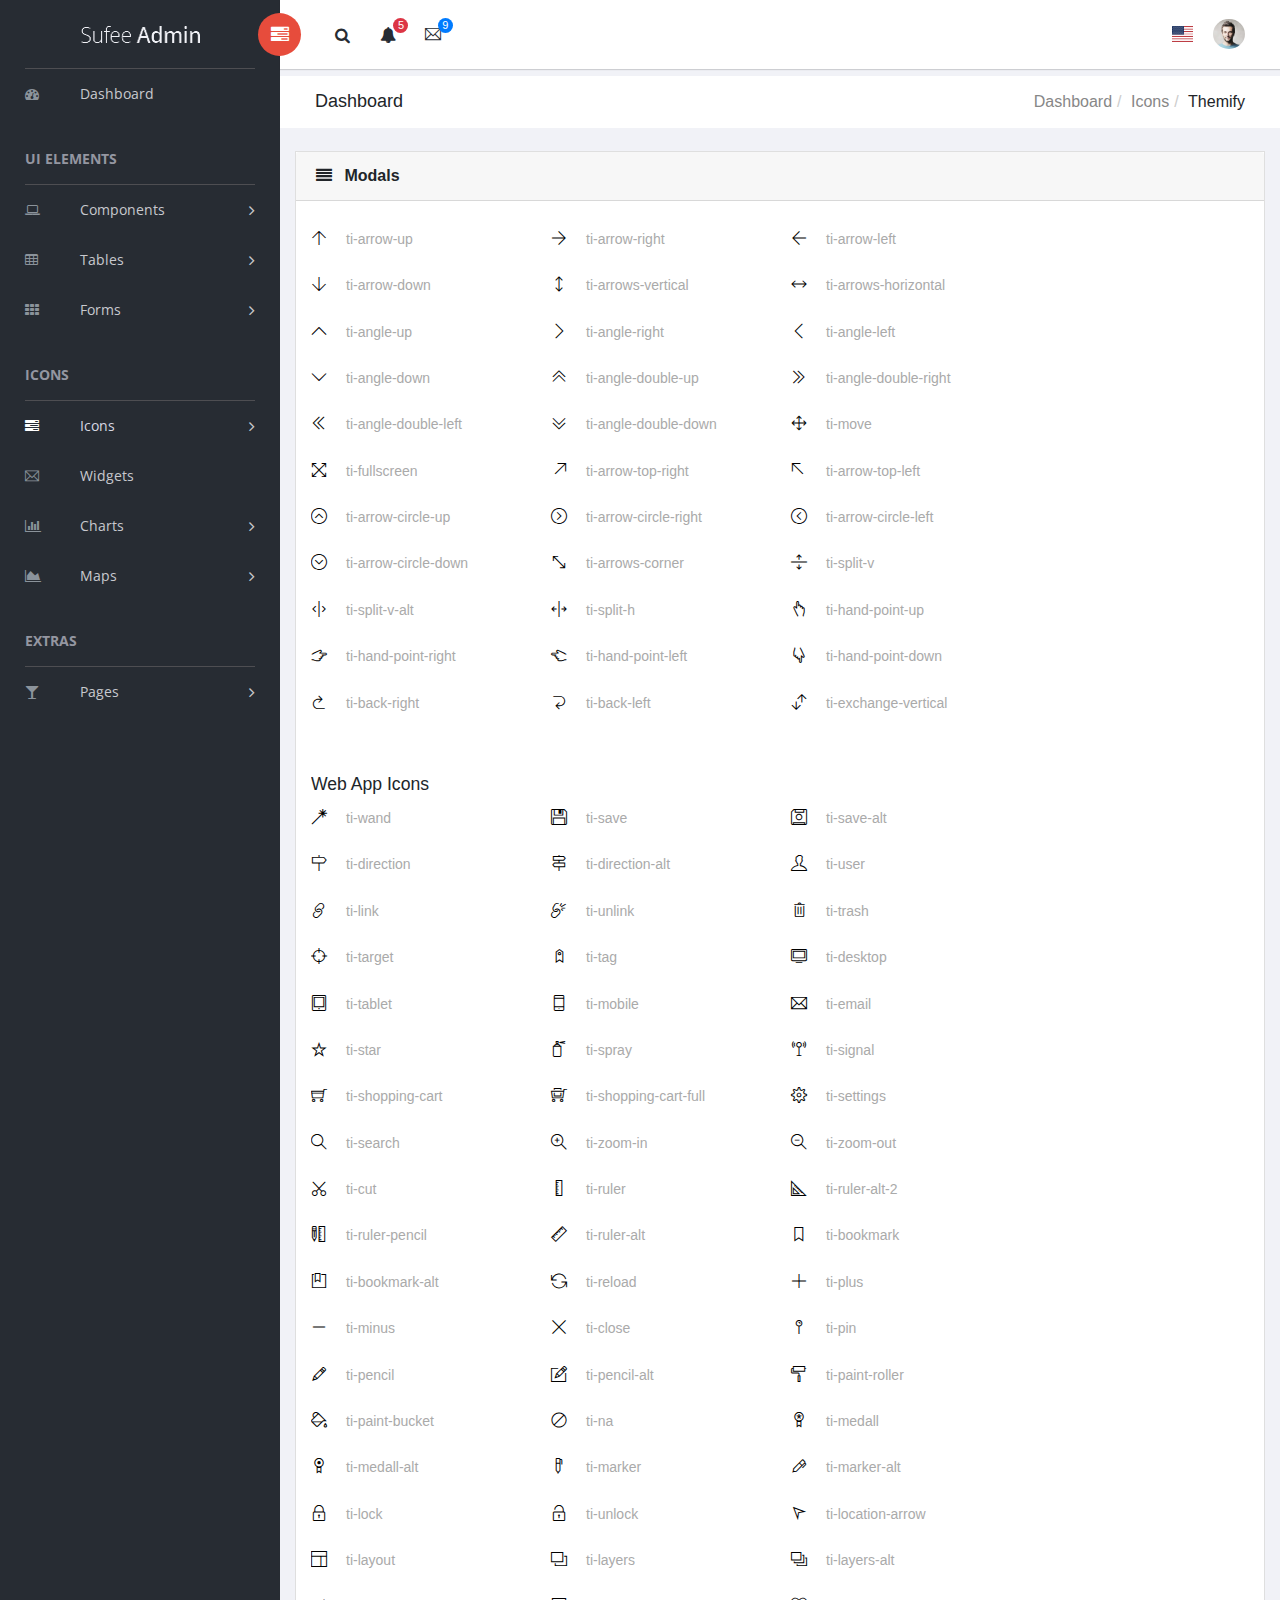
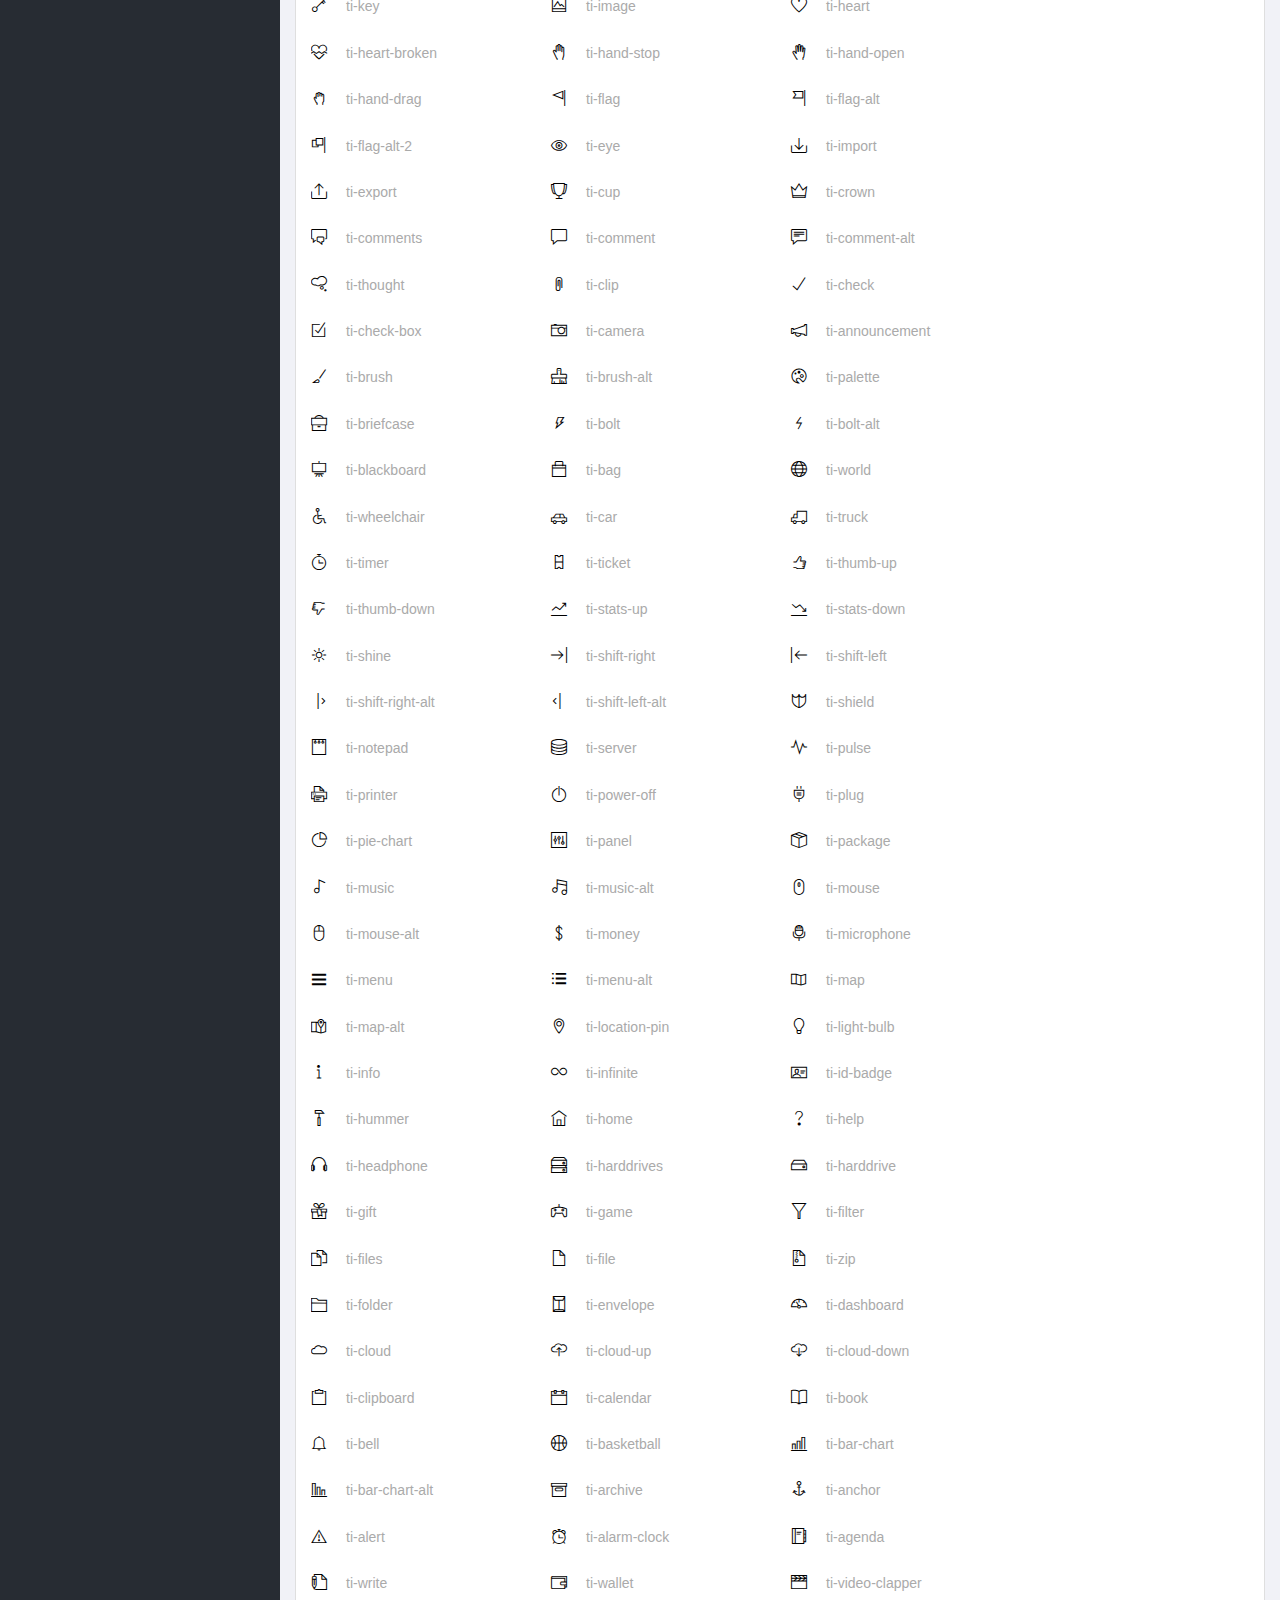
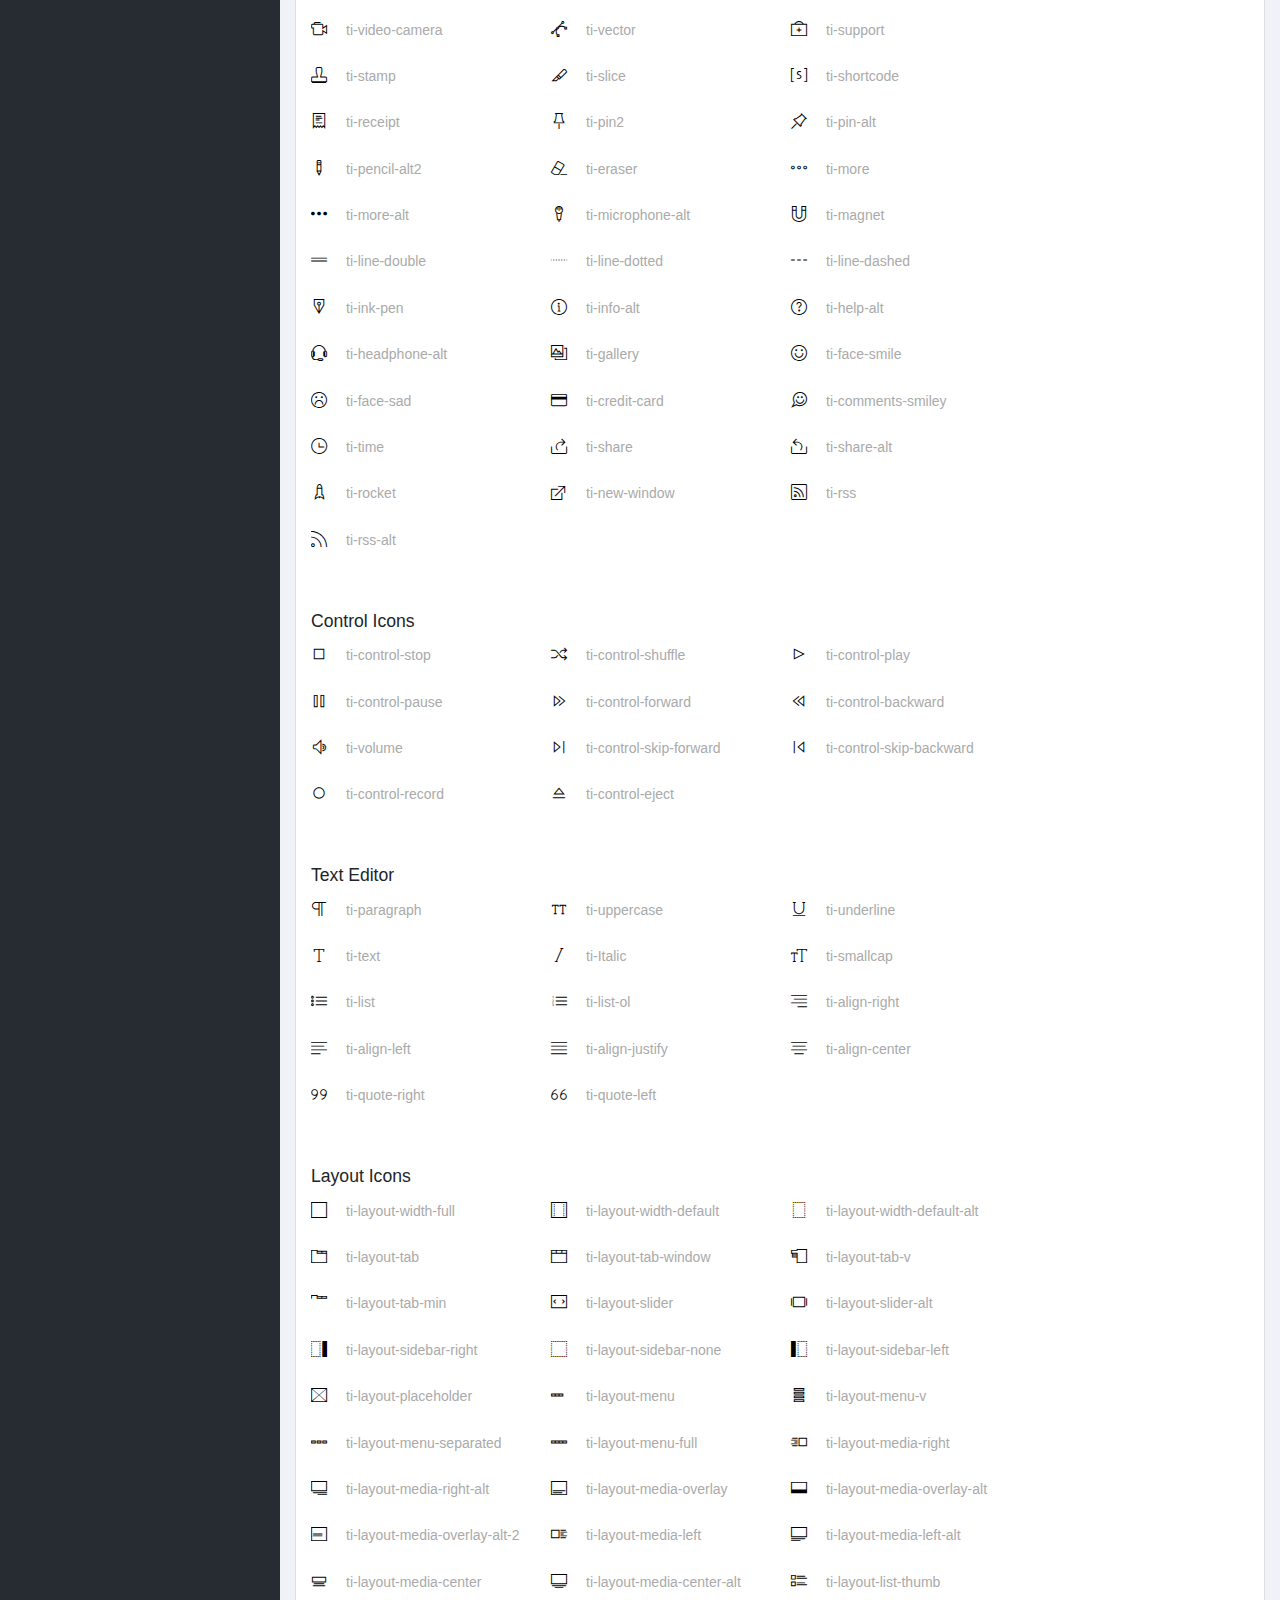
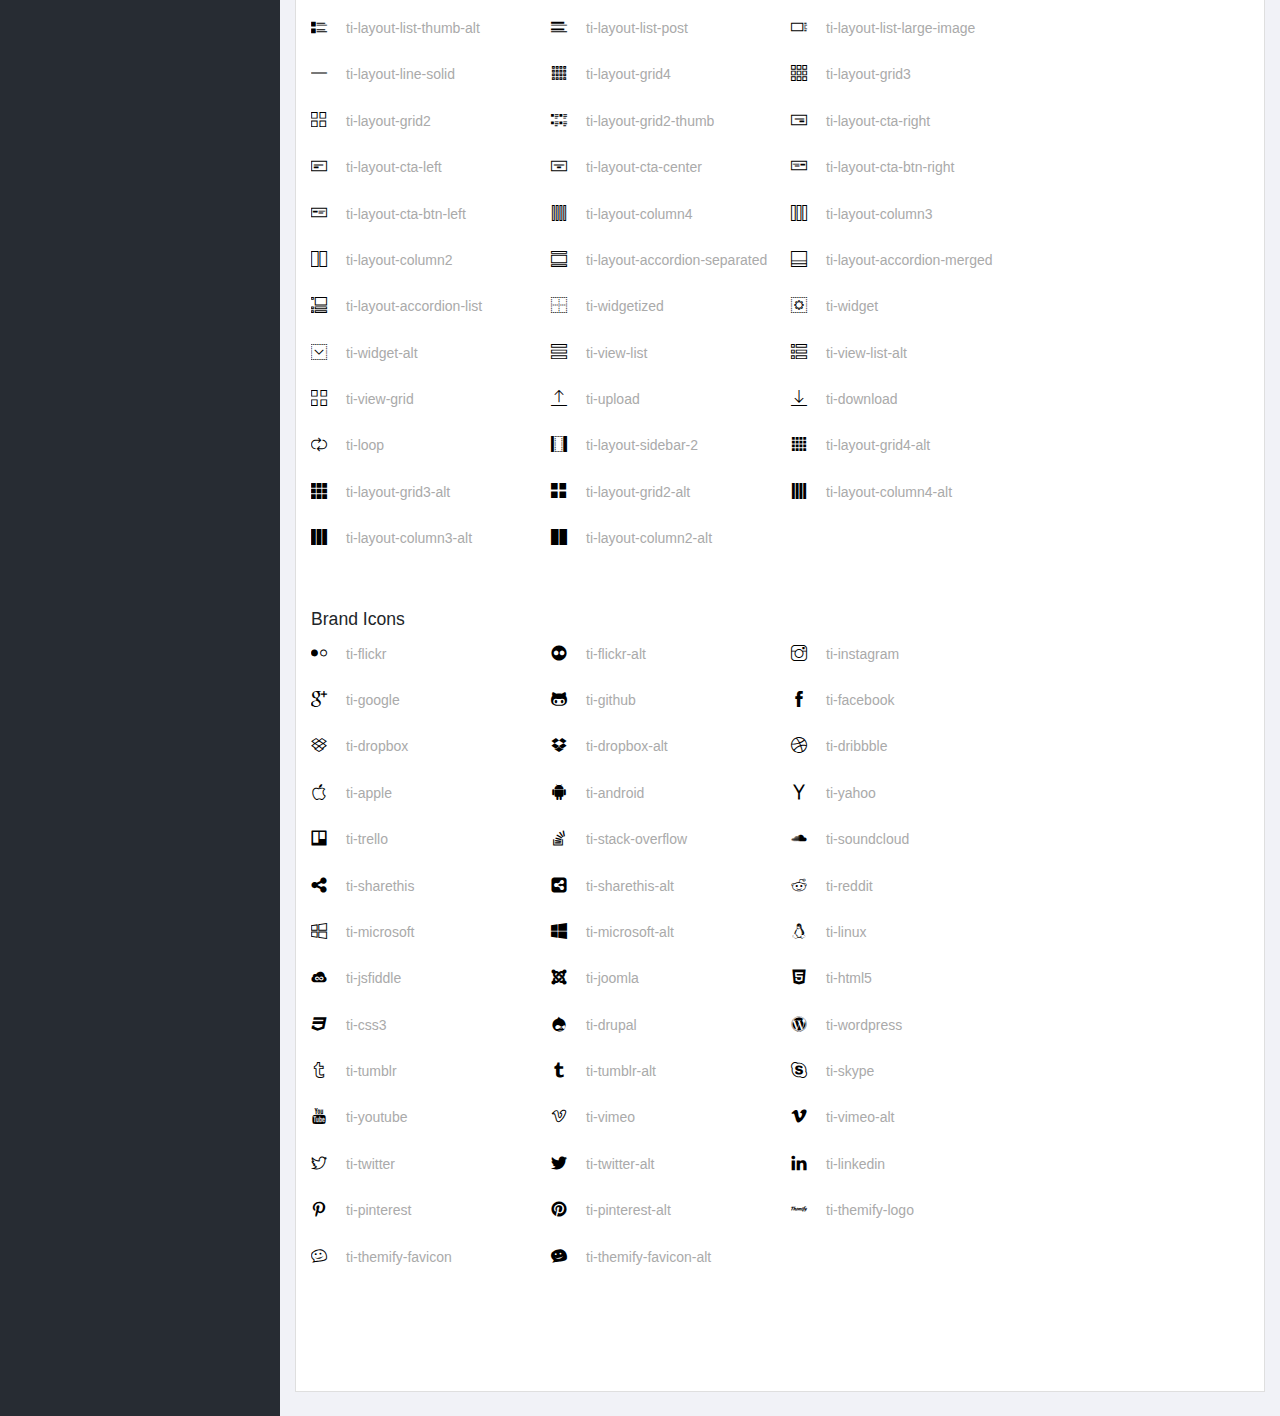
<file: templates/font-themify.html>
<!doctype html>
<!--[if lt IE 7]>      <html class="no-js lt-ie9 lt-ie8 lt-ie7" lang=""> <![endif]-->
<!--[if IE 7]>         <html class="no-js lt-ie9 lt-ie8" lang=""> <![endif]-->
<!--[if IE 8]>         <html class="no-js lt-ie9" lang=""> <![endif]-->
<!--[if gt IE 8]><!--> <html class="no-js" lang=""> <!--<![endif]-->
<head>
    <meta charset="utf-8">
    <meta http-equiv="X-UA-Compatible" content="IE=edge">
    <title>Sufee Admin - HTML5 Admin Template</title>
    <meta name="description" content="Sufee Admin - HTML5 Admin Template">
    <meta name="viewport" content="width=device-width, initial-scale=1">

    <link rel="apple-touch-icon" href="apple-icon.png">
    <link rel="shortcut icon" href="favicon.ico">

    <link rel="stylesheet" href="assets/css/normalize.css">
    <link rel="stylesheet" href="assets/css/bootstrap.min.css">
    <link rel="stylesheet" href="assets/css/font-awesome.min.css">
    <link rel="stylesheet" href="assets/css/themify-icons.css">
    <link rel="stylesheet" href="assets/css/flag-icon.min.css">
    <link rel="stylesheet" href="assets/css/cs-skin-elastic.css">
    <!-- <link rel="stylesheet" href="assets/css/bootstrap-select.less"> -->
    <link rel="stylesheet" href="assets/scss/style.css">

    <link href='https://fonts.googleapis.com/css?family=Open+Sans:400,600,700,800' rel='stylesheet' type='text/css'>

    <!-- <script type="text/javascript" src="https://cdn.jsdelivr.net/html5shiv/3.7.3/html5shiv.min.js"></script> -->

</head>
<body>
        <!-- Left Panel -->

    <aside id="left-panel" class="left-panel">
        <nav class="navbar navbar-expand-sm navbar-default">

            <div class="navbar-header">
                <button class="navbar-toggler" type="button" data-toggle="collapse" data-target="#main-menu" aria-controls="main-menu" aria-expanded="false" aria-label="Toggle navigation">
                    <i class="fa fa-bars"></i>
                </button>
                <a class="navbar-brand" href="./"><img src="images/logo.png" alt="Logo"></a>
                <a class="navbar-brand hidden" href="./"><img src="images/logo2.png" alt="Logo"></a>
            </div>

            <div id="main-menu" class="main-menu collapse navbar-collapse">
                <ul class="nav navbar-nav">
                    <li>
                        <a href="index.html"> <i class="menu-icon fa fa-dashboard"></i>Dashboard </a>
                    </li>
                    <h3 class="menu-title">UI elements</h3><!-- /.menu-title -->
                    <li class="menu-item-has-children dropdown">
                        <a href="#" class="dropdown-toggle" data-toggle="dropdown" aria-haspopup="true" aria-expanded="false"> <i class="menu-icon fa fa-laptop"></i>Components</a>
                        <ul class="sub-menu children dropdown-menu">
                            <li><i class="fa fa-puzzle-piece"></i><a href="ui-buttons.html">Buttons</a></li>
                            <li><i class="fa fa-id-badge"></i><a href="ui-badges.html">Badges</a></li>
                            <li><i class="fa fa-bars"></i><a href="ui-tabs.html">Tabs</a></li>
                            <li><i class="fa fa-share-square-o"></i><a href="ui-social-buttons.html">Social Buttons</a></li>
                            <li><i class="fa fa-id-card-o"></i><a href="ui-cards.html">Cards</a></li>
                            <li><i class="fa fa-exclamation-triangle"></i><a href="ui-alerts.html">Alerts</a></li>
                            <li><i class="fa fa-spinner"></i><a href="ui-progressbar.html">Progress Bars</a></li>
                            <li><i class="fa fa-fire"></i><a href="ui-modals.html">Modals</a></li>
                            <li><i class="fa fa-book"></i><a href="ui-switches.html">Switches</a></li>
                            <li><i class="fa fa-th"></i><a href="ui-grids.html">Grids</a></li>
                            <li><i class="fa fa-file-word-o"></i><a href="ui-typgraphy.html">Typography</a></li>
                        </ul>
                    </li>
                    <li class="menu-item-has-children dropdown">
                        <a href="#" class="dropdown-toggle" data-toggle="dropdown" aria-haspopup="true" aria-expanded="false"> <i class="menu-icon fa fa-table"></i>Tables</a>
                        <ul class="sub-menu children dropdown-menu">
                            <li><i class="fa fa-table"></i><a href="tables-basic.html">Basic Table</a></li>
                            <li><i class="fa fa-table"></i><a href="tables-data.html">Data Table</a></li>
                        </ul>
                    </li>
                    <li class="menu-item-has-children dropdown">
                        <a href="#" class="dropdown-toggle" data-toggle="dropdown" aria-haspopup="true" aria-expanded="false"> <i class="menu-icon fa fa-th"></i>Forms</a>
                        <ul class="sub-menu children dropdown-menu">
                            <li><i class="menu-icon fa fa-th"></i><a href="forms-basic.html">Basic Form</a></li>
                            <li><i class="menu-icon fa fa-th"></i><a href="forms-advanced.html">Advanced Form</a></li>
                        </ul>
                    </li>

                    <h3 class="menu-title">Icons</h3><!-- /.menu-title -->

                    <li class="menu-item-has-children active dropdown">
                        <a href="#" class="dropdown-toggle" data-toggle="dropdown" aria-haspopup="true" aria-expanded="false"> <i class="menu-icon fa fa-tasks"></i>Icons</a>
                        <ul class="sub-menu children dropdown-menu">
                            <li><i class="menu-icon fa fa-fort-awesome"></i><a href="font-fontawesome.html">Font Awesome</a></li>
                            <li><i class="menu-icon ti-themify-logo"></i><a href="font-themify.html">Themefy Icons</a></li>
                        </ul>
                    </li>
                    <li>
                        <a href="widgets.html"> <i class="menu-icon ti-email"></i>Widgets </a>
                    </li>
                    <li class="menu-item-has-children dropdown">
                        <a href="#" class="dropdown-toggle" data-toggle="dropdown" aria-haspopup="true" aria-expanded="false"> <i class="menu-icon fa fa-bar-chart"></i>Charts</a>
                        <ul class="sub-menu children dropdown-menu">
                            <li><i class="menu-icon fa fa-line-chart"></i><a href="charts-chartjs.html">Chart JS</a></li>
                            <li><i class="menu-icon fa fa-area-chart"></i><a href="charts-flot.html">Flot Chart</a></li>
                            <li><i class="menu-icon fa fa-pie-chart"></i><a href="charts-peity.html">Peity Chart</a></li>
                        </ul>
                    </li>

                    <li class="menu-item-has-children dropdown">
                        <a href="#" class="dropdown-toggle" data-toggle="dropdown" aria-haspopup="true" aria-expanded="false"> <i class="menu-icon fa fa-area-chart"></i>Maps</a>
                        <ul class="sub-menu children dropdown-menu">
                            <li><i class="menu-icon fa fa-map-o"></i><a href="maps-gmap.html">Google Maps</a></li>
                            <li><i class="menu-icon fa fa-street-view"></i><a href="maps-vector.html">Vector Maps</a></li>
                        </ul>
                    </li>
                    <h3 class="menu-title">Extras</h3><!-- /.menu-title -->
                    <li class="menu-item-has-children dropdown">
                        <a href="#" class="dropdown-toggle" data-toggle="dropdown" aria-haspopup="true" aria-expanded="false"> <i class="menu-icon fa fa-glass"></i>Pages</a>
                        <ul class="sub-menu children dropdown-menu">
                            <li><i class="menu-icon fa fa-sign-in"></i><a href="page-login.html">Login</a></li>
                            <li><i class="menu-icon fa fa-sign-in"></i><a href="page-register.html">Register</a></li>
                            <li><i class="menu-icon fa fa-paper-plane"></i><a href="pages-forget.html">Forget Pass</a></li>
                        </ul>
                    </li>
                </ul>
            </div><!-- /.navbar-collapse -->
        </nav>
    </aside><!-- /#left-panel -->

    <!-- Left Panel -->

    <!-- Right Panel -->

    <div id="right-panel" class="right-panel">

        <!-- Header-->
        <header id="header" class="header">

            <div class="header-menu">

                <div class="col-sm-7">
                    <a id="menuToggle" class="menutoggle pull-left"><i class="fa fa fa-tasks"></i></a>
                    <div class="header-left">
                        <button class="search-trigger"><i class="fa fa-search"></i></button>
                        <div class="form-inline">
                            <form class="search-form">
                                <input class="form-control mr-sm-2" type="text" placeholder="Search ..." aria-label="Search">
                                <button class="search-close" type="submit"><i class="fa fa-close"></i></button>
                            </form>
                        </div>

                        <div class="dropdown for-notification">
                          <button class="btn btn-secondary dropdown-toggle" type="button" id="notification" data-toggle="dropdown" aria-haspopup="true" aria-expanded="false">
                            <i class="fa fa-bell"></i>
                            <span class="count bg-danger">5</span>
                          </button>
                          <div class="dropdown-menu" aria-labelledby="notification">
                            <p class="red">You have 3 Notification</p>
                            <a class="dropdown-item media bg-flat-color-1" href="#">
                                <i class="fa fa-check"></i>
                                <p>Server #1 overloaded.</p>
                            </a>
                            <a class="dropdown-item media bg-flat-color-4" href="#">
                                <i class="fa fa-info"></i>
                                <p>Server #2 overloaded.</p>
                            </a>
                            <a class="dropdown-item media bg-flat-color-5" href="#">
                                <i class="fa fa-warning"></i>
                                <p>Server #3 overloaded.</p>
                            </a>
                          </div>
                        </div>

                        <div class="dropdown for-message">
                          <button class="btn btn-secondary dropdown-toggle" type="button"
                                id="message"
                                data-toggle="dropdown" aria-haspopup="true" aria-expanded="false">
                            <i class="ti-email"></i>
                            <span class="count bg-primary">9</span>
                          </button>
                          <div class="dropdown-menu" aria-labelledby="message">
                            <p class="red">You have 4 Mails</p>
                            <a class="dropdown-item media bg-flat-color-1" href="#">
                                <span class="photo media-left"><img alt="avatar" src="images/avatar/1.jpg"></span>
                                <span class="message media-body">
                                    <span class="name float-left">Jonathan Smith</span>
                                    <span class="time float-right">Just now</span>
                                        <p>Hello, this is an example msg</p>
                                </span>
                            </a>
                            <a class="dropdown-item media bg-flat-color-4" href="#">
                                <span class="photo media-left"><img alt="avatar" src="images/avatar/2.jpg"></span>
                                <span class="message media-body">
                                    <span class="name float-left">Jack Sanders</span>
                                    <span class="time float-right">5 minutes ago</span>
                                        <p>Lorem ipsum dolor sit amet, consectetur</p>
                                </span>
                            </a>
                            <a class="dropdown-item media bg-flat-color-5" href="#">
                                <span class="photo media-left"><img alt="avatar" src="images/avatar/3.jpg"></span>
                                <span class="message media-body">
                                    <span class="name float-left">Cheryl Wheeler</span>
                                    <span class="time float-right">10 minutes ago</span>
                                        <p>Hello, this is an example msg</p>
                                </span>
                            </a>
                            <a class="dropdown-item media bg-flat-color-3" href="#">
                                <span class="photo media-left"><img alt="avatar" src="images/avatar/4.jpg"></span>
                                <span class="message media-body">
                                    <span class="name float-left">Rachel Santos</span>
                                    <span class="time float-right">15 minutes ago</span>
                                        <p>Lorem ipsum dolor sit amet, consectetur</p>
                                </span>
                            </a>
                          </div>
                        </div>
                    </div>
                </div>

                <div class="col-sm-5">
                    <div class="user-area dropdown float-right">
                        <a href="#" class="dropdown-toggle" data-toggle="dropdown" aria-haspopup="true" aria-expanded="false">
                            <img class="user-avatar rounded-circle" src="images/admin.jpg" alt="User Avatar">
                        </a>

                        <div class="user-menu dropdown-menu">
                                <a class="nav-link" href="#"><i class="fa fa- user"></i>My Profile</a>

                                <a class="nav-link" href="#"><i class="fa fa- user"></i>Notifications <span class="count">13</span></a>

                                <a class="nav-link" href="#"><i class="fa fa -cog"></i>Settings</a>

                                <a class="nav-link" href="#"><i class="fa fa-power -off"></i>Logout</a>
                        </div>
                    </div>

                    <div class="language-select dropdown" id="language-select">
                        <a class="dropdown-toggle" href="#" data-toggle="dropdown"  id="language" aria-haspopup="true" aria-expanded="true">
                            <i class="flag-icon flag-icon-us"></i>
                        </a>
                        <div class="dropdown-menu" aria-labelledby="language" >
                            <div class="dropdown-item">
                                <span class="flag-icon flag-icon-fr"></span>
                            </div>
                            <div class="dropdown-item">
                                <i class="flag-icon flag-icon-es"></i>
                            </div>
                            <div class="dropdown-item">
                                <i class="flag-icon flag-icon-us"></i>
                            </div>
                            <div class="dropdown-item">
                                <i class="flag-icon flag-icon-it"></i>
                            </div>
                        </div>
                    </div>

                </div>
            </div>

        </header><!-- /header -->
        <!-- Header-->

        <div class="breadcrumbs">
            <div class="col-sm-4">
                <div class="page-header float-left">
                    <div class="page-title">
                        <h1>Dashboard</h1>
                    </div>
                </div>
            </div>
            <div class="col-sm-8">
                <div class="page-header float-right">
                    <div class="page-title">
                        <ol class="breadcrumb text-right">
                            <li><a href="#">Dashboard</a></li>
                            <li><a href="#">Icons</a></li>
                            <li class="active">Themify</li>
                        </ol>
                    </div>
                </div>
            </div>
        </div>

        <div class="content mt-3">
            <div class="animated fadeIn">


                <div class="card">
                    <div class="card-header">
                        <i class="mr-2 fa fa-align-justify"></i>
                        <strong class="card-title">Modals</strong>
                    </div>
                    <div class="card-body">


<div class="icon-section">

                                        <div class="icon-section">

                                            <div class="icon-container">
                                                <span class="ti-arrow-up"></span><span class="icon-name"> ti-arrow-up</span>
                                            </div>
                                            <div class="icon-container">
                                                <span class="ti-arrow-right"></span><span class="icon-name"> ti-arrow-right</span>
                                            </div>
                                            <div class="icon-container">
                                                <span class="ti-arrow-left"></span><span class="icon-name"> ti-arrow-left</span>
                                            </div>
                                            <div class="icon-container">
                                                <span class="ti-arrow-down"></span><span class="icon-name"> ti-arrow-down</span>
                                            </div>
                                            <div class="icon-container">
                                                <span class="ti-arrows-vertical"></span><span class="icon-name"> ti-arrows-vertical</span>
                                            </div>
                                            <div class="icon-container">
                                                <span class="ti-arrows-horizontal"></span><span class="icon-name"> ti-arrows-horizontal</span>
                                            </div>
                                            <div class="icon-container">
                                                <span class="ti-angle-up"></span><span class="icon-name"> ti-angle-up</span>
                                            </div>
                                            <div class="icon-container">
                                                <span class="ti-angle-right"></span><span class="icon-name"> ti-angle-right</span>
                                            </div>
                                            <div class="icon-container">
                                                <span class="ti-angle-left"></span><span class="icon-name"> ti-angle-left</span>
                                            </div>
                                            <div class="icon-container">
                                                <span class="ti-angle-down"></span><span class="icon-name"> ti-angle-down</span>
                                            </div>
                                            <div class="icon-container">
                                                <span class="ti-angle-double-up"></span><span class="icon-name"> ti-angle-double-up</span>
                                            </div>
                                            <div class="icon-container">
                                                <span class="ti-angle-double-right"></span><span class="icon-name"> ti-angle-double-right</span>
                                            </div>
                                            <div class="icon-container">
                                                <span class="ti-angle-double-left"></span><span class="icon-name"> ti-angle-double-left</span>
                                            </div>
                                            <div class="icon-container">
                                                <span class="ti-angle-double-down"></span><span class="icon-name"> ti-angle-double-down</span>
                                            </div>
                                            <div class="icon-container">
                                                <span class="ti-move"></span><span class="icon-name"> ti-move</span>
                                            </div>
                                            <div class="icon-container">
                                                <span class="ti-fullscreen"></span><span class="icon-name"> ti-fullscreen</span>
                                            </div>
                                            <div class="icon-container">
                                                <span class="ti-arrow-top-right"></span><span class="icon-name"> ti-arrow-top-right</span>
                                            </div>
                                            <div class="icon-container">
                                                <span class="ti-arrow-top-left"></span><span class="icon-name"> ti-arrow-top-left</span>
                                            </div>
                                            <div class="icon-container">
                                                <span class="ti-arrow-circle-up"></span><span class="icon-name"> ti-arrow-circle-up</span>
                                            </div>
                                            <div class="icon-container">
                                                <span class="ti-arrow-circle-right"></span><span class="icon-name"> ti-arrow-circle-right</span>
                                            </div>
                                            <div class="icon-container">
                                                <span class="ti-arrow-circle-left"></span><span class="icon-name"> ti-arrow-circle-left</span>
                                            </div>
                                            <div class="icon-container">
                                                <span class="ti-arrow-circle-down"></span><span class="icon-name"> ti-arrow-circle-down</span>
                                            </div>
                                            <div class="icon-container">
                                                <span class="ti-arrows-corner"></span><span class="icon-name"> ti-arrows-corner</span>
                                            </div>
                                            <div class="icon-container">
                                                <span class="ti-split-v"></span><span class="icon-name"> ti-split-v</span>
                                            </div>

                                            <div class="icon-container">
                                                <span class="ti-split-v-alt"></span><span class="icon-name"> ti-split-v-alt</span>
                                            </div>
                                            <div class="icon-container">
                                                <span class="ti-split-h"></span><span class="icon-name"> ti-split-h</span>
                                            </div>
                                            <div class="icon-container">
                                                <span class="ti-hand-point-up"></span><span class="icon-name"> ti-hand-point-up</span>
                                            </div>
                                            <div class="icon-container">
                                                <span class="ti-hand-point-right"></span><span class="icon-name"> ti-hand-point-right</span>
                                            </div>
                                            <div class="icon-container">
                                                <span class="ti-hand-point-left"></span><span class="icon-name"> ti-hand-point-left</span>
                                            </div>
                                            <div class="icon-container">
                                                <span class="ti-hand-point-down"></span><span class="icon-name"> ti-hand-point-down</span>
                                            </div>
                                            <div class="icon-container">
                                                <span class="ti-back-right"></span><span class="icon-name"> ti-back-right</span>
                                            </div>
                                            <div class="icon-container">
                                                <span class="ti-back-left"></span><span class="icon-name"> ti-back-left</span>
                                            </div>
                                            <div class="icon-container">
                                                <span class="ti-exchange-vertical"></span><span class="icon-name"> ti-exchange-vertical</span>
                                            </div>

                                        </div>
                                        <!-- Arrows Icons -->



                                        <h4>Web App Icons</h4>

                                        <div class="icon-section">

                                            <div class="icon-container">
                                                <span class="ti-wand"></span><span class="icon-name"> ti-wand</span>
                                            </div>
                                            <div class="icon-container">
                                                <span class="ti-save"></span><span class="icon-name"> ti-save</span>
                                            </div>
                                            <div class="icon-container">
                                                <span class="ti-save-alt"></span><span class="icon-name"> ti-save-alt</span>
                                            </div>

                                            <div class="icon-container">
                                                <span class="ti-direction"></span><span class="icon-name"> ti-direction</span>
                                            </div>
                                            <div class="icon-container">
                                                <span class="ti-direction-alt"></span><span class="icon-name"> ti-direction-alt</span>
                                            </div>
                                            <div class="icon-container">
                                                <span class="ti-user"></span><span class="icon-name"> ti-user</span>
                                            </div>
                                            <div class="icon-container">
                                                <span class="ti-link"></span><span class="icon-name"> ti-link</span>
                                            </div>
                                            <div class="icon-container">
                                                <span class="ti-unlink"></span><span class="icon-name"> ti-unlink</span>
                                            </div>
                                            <div class="icon-container">
                                                <span class="ti-trash"></span><span class="icon-name"> ti-trash</span>
                                            </div>
                                            <div class="icon-container">
                                                <span class="ti-target"></span><span class="icon-name"> ti-target</span>
                                            </div>
                                            <div class="icon-container">
                                                <span class="ti-tag"></span><span class="icon-name"> ti-tag</span>
                                            </div>
                                            <div class="icon-container">
                                                <span class="ti-desktop"></span><span class="icon-name"> ti-desktop</span>
                                            </div>
                                            <div class="icon-container">
                                                <span class="ti-tablet"></span><span class="icon-name"> ti-tablet</span>
                                            </div>
                                            <div class="icon-container">
                                                <span class="ti-mobile"></span><span class="icon-name"> ti-mobile</span>
                                            </div>
                                            <div class="icon-container">
                                                <span class="ti-email"></span><span class="icon-name"> ti-email</span>
                                            </div>
                                            <div class="icon-container">
                                                <span class="ti-star"></span><span class="icon-name"> ti-star</span>
                                            </div>
                                            <div class="icon-container">
                                                <span class="ti-spray"></span><span class="icon-name"> ti-spray</span>
                                            </div>
                                            <div class="icon-container">
                                                <span class="ti-signal"></span><span class="icon-name"> ti-signal</span>
                                            </div>
                                            <div class="icon-container">
                                                <span class="ti-shopping-cart"></span><span class="icon-name"> ti-shopping-cart</span>
                                            </div>
                                            <div class="icon-container">
                                                <span class="ti-shopping-cart-full"></span><span class="icon-name"> ti-shopping-cart-full</span>
                                            </div>
                                            <div class="icon-container">
                                                <span class="ti-settings"></span><span class="icon-name"> ti-settings</span>
                                            </div>
                                            <div class="icon-container">
                                                <span class="ti-search"></span><span class="icon-name"> ti-search</span>
                                            </div>
                                            <div class="icon-container">
                                                <span class="ti-zoom-in"></span><span class="icon-name"> ti-zoom-in</span>
                                            </div>
                                            <div class="icon-container">
                                                <span class="ti-zoom-out"></span><span class="icon-name"> ti-zoom-out</span>
                                            </div>
                                            <div class="icon-container">
                                                <span class="ti-cut"></span><span class="icon-name"> ti-cut</span>
                                            </div>
                                            <div class="icon-container">
                                                <span class="ti-ruler"></span><span class="icon-name"> ti-ruler</span>
                                            </div>
                                            <div class="icon-container">
                                                <span class="ti-ruler-alt-2"></span><span class="icon-name"> ti-ruler-alt-2</span>
                                            </div>
                                            <div class="icon-container">
                                                <span class="ti-ruler-pencil"></span><span class="icon-name"> ti-ruler-pencil</span>
                                            </div>
                                            <div class="icon-container">
                                                <span class="ti-ruler-alt"></span><span class="icon-name"> ti-ruler-alt</span>
                                            </div>
                                            <div class="icon-container">
                                                <span class="ti-bookmark"></span><span class="icon-name"> ti-bookmark</span>
                                            </div>
                                            <div class="icon-container">
                                                <span class="ti-bookmark-alt"></span><span class="icon-name"> ti-bookmark-alt</span>
                                            </div>
                                            <div class="icon-container">
                                                <span class="ti-reload"></span><span class="icon-name"> ti-reload</span>
                                            </div>
                                            <div class="icon-container">
                                                <span class="ti-plus"></span><span class="icon-name"> ti-plus</span>
                                            </div>
                                            <div class="icon-container">
                                                <span class="ti-minus"></span><span class="icon-name"> ti-minus</span>
                                            </div>
                                            <div class="icon-container">
                                                <span class="ti-close"></span><span class="icon-name"> ti-close</span>
                                            </div>
                                            <div class="icon-container">
                                                <span class="ti-pin"></span><span class="icon-name"> ti-pin</span>
                                            </div>
                                            <div class="icon-container">
                                                <span class="ti-pencil"></span><span class="icon-name"> ti-pencil</span>
                                            </div>

                                            <div class="icon-container">
                                                <span class="ti-pencil-alt"></span><span class="icon-name"> ti-pencil-alt</span>
                                            </div>
                                            <div class="icon-container">
                                                <span class="ti-paint-roller"></span><span class="icon-name"> ti-paint-roller</span>
                                            </div>
                                            <div class="icon-container">
                                                <span class="ti-paint-bucket"></span><span class="icon-name"> ti-paint-bucket</span>
                                            </div>
                                            <div class="icon-container">
                                                <span class="ti-na"></span><span class="icon-name"> ti-na</span>
                                            </div>
                                            <div class="icon-container">
                                                <span class="ti-medall"></span><span class="icon-name"> ti-medall</span>
                                            </div>
                                            <div class="icon-container">
                                                <span class="ti-medall-alt"></span><span class="icon-name"> ti-medall-alt</span>
                                            </div>
                                            <div class="icon-container">
                                                <span class="ti-marker"></span><span class="icon-name"> ti-marker</span>
                                            </div>
                                            <div class="icon-container">
                                                <span class="ti-marker-alt"></span><span class="icon-name"> ti-marker-alt</span>
                                            </div>

                                            <div class="icon-container">
                                                <span class="ti-lock"></span><span class="icon-name"> ti-lock</span>
                                            </div>
                                            <div class="icon-container">
                                                <span class="ti-unlock"></span><span class="icon-name"> ti-unlock</span>
                                            </div>
                                            <div class="icon-container">
                                                <span class="ti-location-arrow"></span><span class="icon-name"> ti-location-arrow</span>
                                            </div>
                                            <div class="icon-container">
                                                <span class="ti-layout"></span><span class="icon-name"> ti-layout</span>
                                            </div>
                                            <div class="icon-container">
                                                <span class="ti-layers"></span><span class="icon-name"> ti-layers</span>
                                            </div>
                                            <div class="icon-container">
                                                <span class="ti-layers-alt"></span><span class="icon-name"> ti-layers-alt</span>
                                            </div>
                                            <div class="icon-container">
                                                <span class="ti-key"></span><span class="icon-name"> ti-key</span>
                                            </div>
                                            <div class="icon-container">
                                                <span class="ti-image"></span><span class="icon-name"> ti-image</span>
                                            </div>
                                            <div class="icon-container">
                                                <span class="ti-heart"></span><span class="icon-name"> ti-heart</span>
                                            </div>
                                            <div class="icon-container">
                                                <span class="ti-heart-broken"></span><span class="icon-name"> ti-heart-broken</span>
                                            </div>
                                            <div class="icon-container">
                                                <span class="ti-hand-stop"></span><span class="icon-name"> ti-hand-stop</span>
                                            </div>
                                            <div class="icon-container">
                                                <span class="ti-hand-open"></span><span class="icon-name"> ti-hand-open</span>
                                            </div>
                                            <div class="icon-container">
                                                <span class="ti-hand-drag"></span><span class="icon-name"> ti-hand-drag</span>
                                            </div>
                                            <div class="icon-container">
                                                <span class="ti-flag"></span><span class="icon-name"> ti-flag</span>
                                            </div>
                                            <div class="icon-container">
                                                <span class="ti-flag-alt"></span><span class="icon-name"> ti-flag-alt</span>
                                            </div>
                                            <div class="icon-container">
                                                <span class="ti-flag-alt-2"></span><span class="icon-name"> ti-flag-alt-2</span>
                                            </div>
                                            <div class="icon-container">
                                                <span class="ti-eye"></span><span class="icon-name"> ti-eye</span>
                                            </div>
                                            <div class="icon-container">
                                                <span class="ti-import"></span><span class="icon-name"> ti-import</span>
                                            </div>
                                            <div class="icon-container">
                                                <span class="ti-export"></span><span class="icon-name"> ti-export</span>
                                            </div>
                                            <div class="icon-container">
                                                <span class="ti-cup"></span><span class="icon-name"> ti-cup</span>
                                            </div>
                                            <div class="icon-container">
                                                <span class="ti-crown"></span><span class="icon-name"> ti-crown</span>
                                            </div>
                                            <div class="icon-container">
                                                <span class="ti-comments"></span><span class="icon-name"> ti-comments</span>
                                            </div>
                                            <div class="icon-container">
                                                <span class="ti-comment"></span><span class="icon-name"> ti-comment</span>
                                            </div>
                                            <div class="icon-container">
                                                <span class="ti-comment-alt"></span><span class="icon-name"> ti-comment-alt</span>
                                            </div>
                                            <div class="icon-container">
                                                <span class="ti-thought"></span><span class="icon-name"> ti-thought</span>
                                            </div>
                                            <div class="icon-container">
                                                <span class="ti-clip"></span><span class="icon-name"> ti-clip</span>
                                            </div>

                                            <div class="icon-container">
                                                <span class="ti-check"></span><span class="icon-name"> ti-check</span>
                                            </div>
                                            <div class="icon-container">
                                                <span class="ti-check-box"></span><span class="icon-name"> ti-check-box</span>
                                            </div>
                                            <div class="icon-container">
                                                <span class="ti-camera"></span><span class="icon-name"> ti-camera</span>
                                            </div>
                                            <div class="icon-container">
                                                <span class="ti-announcement"></span><span class="icon-name"> ti-announcement</span>
                                            </div>
                                            <div class="icon-container">
                                                <span class="ti-brush"></span><span class="icon-name"> ti-brush</span>
                                            </div>
                                            <div class="icon-container">
                                                <span class="ti-brush-alt"></span><span class="icon-name"> ti-brush-alt</span>
                                            </div>
                                            <div class="icon-container">
                                                <span class="ti-palette"></span><span class="icon-name"> ti-palette</span>
                                            </div>
                                            <div class="icon-container">
                                                <span class="ti-briefcase"></span><span class="icon-name"> ti-briefcase</span>
                                            </div>
                                            <div class="icon-container">
                                                <span class="ti-bolt"></span><span class="icon-name"> ti-bolt</span>
                                            </div>
                                            <div class="icon-container">
                                                <span class="ti-bolt-alt"></span><span class="icon-name"> ti-bolt-alt</span>
                                            </div>
                                            <div class="icon-container">
                                                <span class="ti-blackboard"></span><span class="icon-name"> ti-blackboard</span>
                                            </div>
                                            <div class="icon-container">
                                                <span class="ti-bag"></span><span class="icon-name"> ti-bag</span>
                                            </div>
                                            <div class="icon-container">
                                                <span class="ti-world"></span><span class="icon-name"> ti-world</span>
                                            </div>
                                            <div class="icon-container">
                                                <span class="ti-wheelchair"></span><span class="icon-name"> ti-wheelchair</span>
                                            </div>
                                            <div class="icon-container">
                                                <span class="ti-car"></span><span class="icon-name"> ti-car</span>
                                            </div>
                                            <div class="icon-container">
                                                <span class="ti-truck"></span><span class="icon-name"> ti-truck</span>
                                            </div>
                                            <div class="icon-container">
                                                <span class="ti-timer"></span><span class="icon-name"> ti-timer</span>
                                            </div>
                                            <div class="icon-container">
                                                <span class="ti-ticket"></span><span class="icon-name"> ti-ticket</span>
                                            </div>
                                            <div class="icon-container">
                                                <span class="ti-thumb-up"></span><span class="icon-name"> ti-thumb-up</span>
                                            </div>
                                            <div class="icon-container">
                                                <span class="ti-thumb-down"></span><span class="icon-name"> ti-thumb-down</span>
                                            </div>

                                            <div class="icon-container">
                                                <span class="ti-stats-up"></span><span class="icon-name"> ti-stats-up</span>
                                            </div>
                                            <div class="icon-container">
                                                <span class="ti-stats-down"></span><span class="icon-name"> ti-stats-down</span>
                                            </div>
                                            <div class="icon-container">
                                                <span class="ti-shine"></span><span class="icon-name"> ti-shine</span>
                                            </div>
                                            <div class="icon-container">
                                                <span class="ti-shift-right"></span><span class="icon-name"> ti-shift-right</span>
                                            </div>
                                            <div class="icon-container">
                                                <span class="ti-shift-left"></span><span class="icon-name"> ti-shift-left</span>
                                            </div>

                                            <div class="icon-container">
                                                <span class="ti-shift-right-alt"></span><span class="icon-name"> ti-shift-right-alt</span>
                                            </div>
                                            <div class="icon-container">
                                                <span class="ti-shift-left-alt"></span><span class="icon-name"> ti-shift-left-alt</span>
                                            </div>
                                            <div class="icon-container">
                                                <span class="ti-shield"></span><span class="icon-name"> ti-shield</span>
                                            </div>
                                            <div class="icon-container">
                                                <span class="ti-notepad"></span><span class="icon-name"> ti-notepad</span>
                                            </div>
                                            <div class="icon-container">
                                                <span class="ti-server"></span><span class="icon-name"> ti-server</span>
                                            </div>

                                            <div class="icon-container">
                                                <span class="ti-pulse"></span><span class="icon-name"> ti-pulse</span>
                                            </div>
                                            <div class="icon-container">
                                                <span class="ti-printer"></span><span class="icon-name"> ti-printer</span>
                                            </div>
                                            <div class="icon-container">
                                                <span class="ti-power-off"></span><span class="icon-name"> ti-power-off</span>
                                            </div>
                                            <div class="icon-container">
                                                <span class="ti-plug"></span><span class="icon-name"> ti-plug</span>
                                            </div>
                                            <div class="icon-container">
                                                <span class="ti-pie-chart"></span><span class="icon-name"> ti-pie-chart</span>
                                            </div>

                                            <div class="icon-container">
                                                <span class="ti-panel"></span><span class="icon-name"> ti-panel</span>
                                            </div>
                                            <div class="icon-container">
                                                <span class="ti-package"></span><span class="icon-name"> ti-package</span>
                                            </div>
                                            <div class="icon-container">
                                                <span class="ti-music"></span><span class="icon-name"> ti-music</span>
                                            </div>
                                            <div class="icon-container">
                                                <span class="ti-music-alt"></span><span class="icon-name"> ti-music-alt</span>
                                            </div>
                                            <div class="icon-container">
                                                <span class="ti-mouse"></span><span class="icon-name"> ti-mouse</span>
                                            </div>
                                            <div class="icon-container">
                                                <span class="ti-mouse-alt"></span><span class="icon-name"> ti-mouse-alt</span>
                                            </div>
                                            <div class="icon-container">
                                                <span class="ti-money"></span><span class="icon-name"> ti-money</span>
                                            </div>
                                            <div class="icon-container">
                                                <span class="ti-microphone"></span><span class="icon-name"> ti-microphone</span>
                                            </div>
                                            <div class="icon-container">
                                                <span class="ti-menu"></span><span class="icon-name"> ti-menu</span>
                                            </div>
                                            <div class="icon-container">
                                                <span class="ti-menu-alt"></span><span class="icon-name"> ti-menu-alt</span>
                                            </div>
                                            <div class="icon-container">
                                                <span class="ti-map"></span><span class="icon-name"> ti-map</span>
                                            </div>
                                            <div class="icon-container">
                                                <span class="ti-map-alt"></span><span class="icon-name"> ti-map-alt</span>
                                            </div>

                                            <div class="icon-container">
                                                <span class="ti-location-pin"></span><span class="icon-name"> ti-location-pin</span>
                                            </div>

                                            <div class="icon-container">
                                                <span class="ti-light-bulb"></span><span class="icon-name"> ti-light-bulb</span>
                                            </div>
                                            <div class="icon-container">
                                                <span class="ti-info"></span><span class="icon-name"> ti-info</span>
                                            </div>
                                            <div class="icon-container">
                                                <span class="ti-infinite"></span><span class="icon-name"> ti-infinite</span>
                                            </div>
                                            <div class="icon-container">
                                                <span class="ti-id-badge"></span><span class="icon-name"> ti-id-badge</span>
                                            </div>
                                            <div class="icon-container">
                                                <span class="ti-hummer"></span><span class="icon-name"> ti-hummer</span>
                                            </div>
                                            <div class="icon-container">
                                                <span class="ti-home"></span><span class="icon-name"> ti-home</span>
                                            </div>
                                            <div class="icon-container">
                                                <span class="ti-help"></span><span class="icon-name"> ti-help</span>
                                            </div>
                                            <div class="icon-container">
                                                <span class="ti-headphone"></span><span class="icon-name"> ti-headphone</span>
                                            </div>
                                            <div class="icon-container">
                                                <span class="ti-harddrives"></span><span class="icon-name"> ti-harddrives</span>
                                            </div>
                                            <div class="icon-container">
                                                <span class="ti-harddrive"></span><span class="icon-name"> ti-harddrive</span>
                                            </div>
                                            <div class="icon-container">
                                                <span class="ti-gift"></span><span class="icon-name"> ti-gift</span>
                                            </div>
                                            <div class="icon-container">
                                                <span class="ti-game"></span><span class="icon-name"> ti-game</span>
                                            </div>
                                            <div class="icon-container">
                                                <span class="ti-filter"></span><span class="icon-name"> ti-filter</span>
                                            </div>
                                            <div class="icon-container">
                                                <span class="ti-files"></span><span class="icon-name"> ti-files</span>
                                            </div>
                                            <div class="icon-container">
                                                <span class="ti-file"></span><span class="icon-name"> ti-file</span>
                                            </div>
                                            <div class="icon-container">
                                                <span class="ti-zip"></span><span class="icon-name"> ti-zip</span>
                                            </div>
                                            <div class="icon-container">
                                                <span class="ti-folder"></span><span class="icon-name"> ti-folder</span>
                                            </div>
                                            <div class="icon-container">
                                                <span class="ti-envelope"></span><span class="icon-name"> ti-envelope</span>
                                            </div>


                                            <div class="icon-container">
                                                <span class="ti-dashboard"></span><span class="icon-name"> ti-dashboard</span>
                                            </div>
                                            <div class="icon-container">
                                                <span class="ti-cloud"></span><span class="icon-name"> ti-cloud</span>
                                            </div>
                                            <div class="icon-container">
                                                <span class="ti-cloud-up"></span><span class="icon-name"> ti-cloud-up</span>
                                            </div>
                                            <div class="icon-container">
                                                <span class="ti-cloud-down"></span><span class="icon-name"> ti-cloud-down</span>
                                            </div>
                                            <div class="icon-container">
                                                <span class="ti-clipboard"></span><span class="icon-name"> ti-clipboard</span>
                                            </div>
                                            <div class="icon-container">
                                                <span class="ti-calendar"></span><span class="icon-name"> ti-calendar</span>
                                            </div>
                                            <div class="icon-container">
                                                <span class="ti-book"></span><span class="icon-name"> ti-book</span>
                                            </div>
                                            <div class="icon-container">
                                                <span class="ti-bell"></span><span class="icon-name"> ti-bell</span>
                                            </div>
                                            <div class="icon-container">
                                                <span class="ti-basketball"></span><span class="icon-name"> ti-basketball</span>
                                            </div>
                                            <div class="icon-container">
                                                <span class="ti-bar-chart"></span><span class="icon-name"> ti-bar-chart</span>
                                            </div>
                                            <div class="icon-container">
                                                <span class="ti-bar-chart-alt"></span><span class="icon-name"> ti-bar-chart-alt</span>
                                            </div>


                                            <div class="icon-container">
                                                <span class="ti-archive"></span><span class="icon-name"> ti-archive</span>
                                            </div>
                                            <div class="icon-container">
                                                <span class="ti-anchor"></span><span class="icon-name"> ti-anchor</span>
                                            </div>

                                            <div class="icon-container">
                                                <span class="ti-alert"></span><span class="icon-name"> ti-alert</span>
                                            </div>
                                            <div class="icon-container">
                                                <span class="ti-alarm-clock"></span><span class="icon-name"> ti-alarm-clock</span>
                                            </div>
                                            <div class="icon-container">
                                                <span class="ti-agenda"></span><span class="icon-name"> ti-agenda</span>
                                            </div>
                                            <div class="icon-container">
                                                <span class="ti-write"></span><span class="icon-name"> ti-write</span>
                                            </div>

                                            <div class="icon-container">
                                                <span class="ti-wallet"></span><span class="icon-name"> ti-wallet</span>
                                            </div>
                                            <div class="icon-container">
                                                <span class="ti-video-clapper"></span><span class="icon-name"> ti-video-clapper</span>
                                            </div>
                                            <div class="icon-container">
                                                <span class="ti-video-camera"></span><span class="icon-name"> ti-video-camera</span>
                                            </div>
                                            <div class="icon-container">
                                                <span class="ti-vector"></span><span class="icon-name"> ti-vector</span>
                                            </div>

                                            <div class="icon-container">
                                                <span class="ti-support"></span><span class="icon-name"> ti-support</span>
                                            </div>
                                            <div class="icon-container">
                                                <span class="ti-stamp"></span><span class="icon-name"> ti-stamp</span>
                                            </div>
                                            <div class="icon-container">
                                                <span class="ti-slice"></span><span class="icon-name"> ti-slice</span>
                                            </div>
                                            <div class="icon-container">
                                                <span class="ti-shortcode"></span><span class="icon-name"> ti-shortcode</span>
                                            </div>
                                            <div class="icon-container">
                                                <span class="ti-receipt"></span><span class="icon-name"> ti-receipt</span>
                                            </div>
                                            <div class="icon-container">
                                                <span class="ti-pin2"></span><span class="icon-name"> ti-pin2</span>
                                            </div>
                                            <div class="icon-container">
                                                <span class="ti-pin-alt"></span><span class="icon-name"> ti-pin-alt</span>
                                            </div>
                                            <div class="icon-container">
                                                <span class="ti-pencil-alt2"></span><span class="icon-name"> ti-pencil-alt2</span>
                                            </div>
                                            <div class="icon-container">
                                                <span class="ti-eraser"></span><span class="icon-name"> ti-eraser</span>
                                            </div>
                                            <div class="icon-container">
                                                <span class="ti-more"></span><span class="icon-name"> ti-more</span>
                                            </div>
                                            <div class="icon-container">
                                                <span class="ti-more-alt"></span><span class="icon-name"> ti-more-alt</span>
                                            </div>
                                            <div class="icon-container">
                                                <span class="ti-microphone-alt"></span><span class="icon-name"> ti-microphone-alt</span>
                                            </div>
                                            <div class="icon-container">
                                                <span class="ti-magnet"></span><span class="icon-name"> ti-magnet</span>
                                            </div>
                                            <div class="icon-container">
                                                <span class="ti-line-double"></span><span class="icon-name"> ti-line-double</span>
                                            </div>
                                            <div class="icon-container">
                                                <span class="ti-line-dotted"></span><span class="icon-name"> ti-line-dotted</span>
                                            </div>
                                            <div class="icon-container">
                                                <span class="ti-line-dashed"></span><span class="icon-name"> ti-line-dashed</span>
                                            </div>

                                            <div class="icon-container">
                                                <span class="ti-ink-pen"></span><span class="icon-name"> ti-ink-pen</span>
                                            </div>
                                            <div class="icon-container">
                                                <span class="ti-info-alt"></span><span class="icon-name"> ti-info-alt</span>
                                            </div>
                                            <div class="icon-container">
                                                <span class="ti-help-alt"></span><span class="icon-name"> ti-help-alt</span>
                                            </div>
                                            <div class="icon-container">
                                                <span class="ti-headphone-alt"></span><span class="icon-name"> ti-headphone-alt</span>
                                            </div>

                                            <div class="icon-container">
                                                <span class="ti-gallery"></span><span class="icon-name"> ti-gallery</span>
                                            </div>
                                            <div class="icon-container">
                                                <span class="ti-face-smile"></span><span class="icon-name"> ti-face-smile</span>
                                            </div>
                                            <div class="icon-container">
                                                <span class="ti-face-sad"></span><span class="icon-name"> ti-face-sad</span>
                                            </div>
                                            <div class="icon-container">
                                                <span class="ti-credit-card"></span><span class="icon-name"> ti-credit-card</span>
                                            </div>
                                            <div class="icon-container">
                                                <span class="ti-comments-smiley"></span><span class="icon-name"> ti-comments-smiley</span>
                                            </div>
                                            <div class="icon-container">
                                                <span class="ti-time"></span><span class="icon-name"> ti-time</span>
                                            </div>
                                            <div class="icon-container">
                                                <span class="ti-share"></span><span class="icon-name"> ti-share</span>
                                            </div>
                                            <div class="icon-container">
                                                <span class="ti-share-alt"></span><span class="icon-name"> ti-share-alt</span>
                                            </div>
                                            <div class="icon-container">
                                                <span class="ti-rocket"></span><span class="icon-name"> ti-rocket</span>
                                            </div>

                                            <div class="icon-container">
                                                <span class="ti-new-window"></span><span class="icon-name"> ti-new-window</span>
                                            </div>

                                            <div class="icon-container">
                                                <span class="ti-rss"></span><span class="icon-name"> ti-rss</span>
                                            </div>

                                            <div class="icon-container">
                                                <span class="ti-rss-alt"></span><span class="icon-name"> ti-rss-alt</span>
                                            </div>

                                        </div>
                                        <!-- Web App Icons -->


                                        <div class="icon-section">
                                            <h4>Control Icons</h4>
                                            <div class="icon-container">
                                                <span class="ti-control-stop"></span><span class="icon-name"> ti-control-stop</span>
                                            </div>
                                            <div class="icon-container">
                                                <span class="ti-control-shuffle"></span><span class="icon-name"> ti-control-shuffle</span>
                                            </div>
                                            <div class="icon-container">
                                                <span class="ti-control-play"></span><span class="icon-name"> ti-control-play</span>
                                            </div>
                                            <div class="icon-container">
                                                <span class="ti-control-pause"></span><span class="icon-name"> ti-control-pause</span>
                                            </div>
                                            <div class="icon-container">
                                                <span class="ti-control-forward"></span><span class="icon-name"> ti-control-forward</span>
                                            </div>
                                            <div class="icon-container">
                                                <span class="ti-control-backward"></span><span class="icon-name"> ti-control-backward</span>
                                            </div>
                                            <div class="icon-container">
                                                <span class="ti-volume"></span><span class="icon-name"> ti-volume</span>
                                            </div>
                                            <div class="icon-container">
                                                <span class="ti-control-skip-forward"></span><span class="icon-name"> ti-control-skip-forward</span>
                                            </div>
                                            <div class="icon-container">
                                                <span class="ti-control-skip-backward"></span><span class="icon-name"> ti-control-skip-backward</span>
                                            </div>
                                            <div class="icon-container">
                                                <span class="ti-control-record"></span><span class="icon-name"> ti-control-record</span>
                                            </div>
                                            <div class="icon-container">
                                                <span class="ti-control-eject"></span><span class="icon-name"> ti-control-eject</span>
                                            </div>
                                        </div>
                                        <!-- Control Icons -->


                                        <div class="icon-section">
                                            <h4>Text Editor</h4>

                                            <div class="icon-container">
                                                <span class="ti-paragraph"></span><span class="icon-name"> ti-paragraph</span>
                                            </div>
                                            <div class="icon-container">
                                                <span class="ti-uppercase"></span><span class="icon-name"> ti-uppercase</span>
                                            </div>

                                            <div class="icon-container">
                                                <span class="ti-underline"></span><span class="icon-name"> ti-underline</span>
                                            </div>
                                            <div class="icon-container">
                                                <span class="ti-text"></span><span class="icon-name"> ti-text</span>
                                            </div>
                                            <div class="icon-container">
                                                <span class="ti-Italic"></span><span class="icon-name"> ti-Italic</span>
                                            </div>
                                            <div class="icon-container">
                                                <span class="ti-smallcap"></span><span class="icon-name"> ti-smallcap</span>
                                            </div>
                                            <div class="icon-container">
                                                <span class="ti-list"></span><span class="icon-name"> ti-list</span>
                                            </div>
                                            <div class="icon-container">
                                                <span class="ti-list-ol"></span><span class="icon-name"> ti-list-ol</span>
                                            </div>
                                            <div class="icon-container">
                                                <span class="ti-align-right"></span><span class="icon-name"> ti-align-right</span>
                                            </div>
                                            <div class="icon-container">
                                                <span class="ti-align-left"></span><span class="icon-name"> ti-align-left</span>
                                            </div>
                                            <div class="icon-container">
                                                <span class="ti-align-justify"></span><span class="icon-name"> ti-align-justify</span>
                                            </div>
                                            <div class="icon-container">
                                                <span class="ti-align-center"></span><span class="icon-name"> ti-align-center</span>
                                            </div>
                                            <div class="icon-container">
                                                <span class="ti-quote-right"></span><span class="icon-name"> ti-quote-right</span>
                                            </div>
                                            <div class="icon-container">
                                                <span class="ti-quote-left"></span><span class="icon-name"> ti-quote-left</span>
                                            </div>

                                        </div>
                                        <!-- Text Editor -->



                                        <div class="icon-section">
                                            <h4>Layout Icons</h4>
                                            <div class="icon-container">
                                                <span class="ti-layout-width-full"></span><span class="icon-name"> ti-layout-width-full</span>
                                            </div>
                                            <div class="icon-container">
                                                <span class="ti-layout-width-default"></span><span class="icon-name"> ti-layout-width-default</span>
                                            </div>
                                            <div class="icon-container">
                                                <span class="ti-layout-width-default-alt"></span><span class="icon-name"> ti-layout-width-default-alt</span>
                                            </div>
                                            <div class="icon-container">
                                                <span class="ti-layout-tab"></span><span class="icon-name"> ti-layout-tab</span>
                                            </div>
                                            <div class="icon-container">
                                                <span class="ti-layout-tab-window"></span><span class="icon-name"> ti-layout-tab-window</span>
                                            </div>
                                            <div class="icon-container">
                                                <span class="ti-layout-tab-v"></span><span class="icon-name"> ti-layout-tab-v</span>
                                            </div>
                                            <div class="icon-container">
                                                <span class="ti-layout-tab-min"></span><span class="icon-name"> ti-layout-tab-min</span>
                                            </div>
                                            <div class="icon-container">
                                                <span class="ti-layout-slider"></span><span class="icon-name"> ti-layout-slider</span>
                                            </div>
                                            <div class="icon-container">
                                                <span class="ti-layout-slider-alt"></span><span class="icon-name"> ti-layout-slider-alt</span>
                                            </div>
                                            <div class="icon-container">
                                                <span class="ti-layout-sidebar-right"></span><span class="icon-name"> ti-layout-sidebar-right</span>
                                            </div>
                                            <div class="icon-container">
                                                <span class="ti-layout-sidebar-none"></span><span class="icon-name"> ti-layout-sidebar-none</span>
                                            </div>
                                            <div class="icon-container">
                                                <span class="ti-layout-sidebar-left"></span><span class="icon-name"> ti-layout-sidebar-left</span>
                                            </div>
                                            <div class="icon-container">
                                                <span class="ti-layout-placeholder"></span><span class="icon-name"> ti-layout-placeholder</span>
                                            </div>
                                            <div class="icon-container">
                                                <span class="ti-layout-menu"></span><span class="icon-name"> ti-layout-menu</span>
                                            </div>
                                            <div class="icon-container">
                                                <span class="ti-layout-menu-v"></span><span class="icon-name"> ti-layout-menu-v</span>
                                            </div>
                                            <div class="icon-container">
                                                <span class="ti-layout-menu-separated"></span><span class="icon-name"> ti-layout-menu-separated</span>
                                            </div>
                                            <div class="icon-container">
                                                <span class="ti-layout-menu-full"></span><span class="icon-name"> ti-layout-menu-full</span>
                                            </div>
                                            <div class="icon-container">
                                                <span class="ti-layout-media-right"></span><span class="icon-name"> ti-layout-media-right</span>
                                            </div>
                                            <div class="icon-container">
                                                <span class="ti-layout-media-right-alt"></span><span class="icon-name"> ti-layout-media-right-alt</span>
                                            </div>
                                            <div class="icon-container">
                                                <span class="ti-layout-media-overlay"></span><span class="icon-name"> ti-layout-media-overlay</span>
                                            </div>
                                            <div class="icon-container">
                                                <span class="ti-layout-media-overlay-alt"></span><span class="icon-name"> ti-layout-media-overlay-alt</span>
                                            </div>
                                            <div class="icon-container">
                                                <span class="ti-layout-media-overlay-alt-2"></span><span class="icon-name"> ti-layout-media-overlay-alt-2</span>
                                            </div>
                                            <div class="icon-container">
                                                <span class="ti-layout-media-left"></span><span class="icon-name"> ti-layout-media-left</span>
                                            </div>
                                            <div class="icon-container">
                                                <span class="ti-layout-media-left-alt"></span><span class="icon-name"> ti-layout-media-left-alt</span>
                                            </div>
                                            <div class="icon-container">
                                                <span class="ti-layout-media-center"></span><span class="icon-name"> ti-layout-media-center</span>
                                            </div>
                                            <div class="icon-container">
                                                <span class="ti-layout-media-center-alt"></span><span class="icon-name"> ti-layout-media-center-alt</span>
                                            </div>
                                            <div class="icon-container">
                                                <span class="ti-layout-list-thumb"></span><span class="icon-name"> ti-layout-list-thumb</span>
                                            </div>
                                            <div class="icon-container">
                                                <span class="ti-layout-list-thumb-alt"></span><span class="icon-name"> ti-layout-list-thumb-alt</span>
                                            </div>
                                            <div class="icon-container">
                                                <span class="ti-layout-list-post"></span><span class="icon-name"> ti-layout-list-post</span>
                                            </div>
                                            <div class="icon-container">
                                                <span class="ti-layout-list-large-image"></span><span class="icon-name"> ti-layout-list-large-image</span>
                                            </div>
                                            <div class="icon-container">
                                                <span class="ti-layout-line-solid"></span><span class="icon-name"> ti-layout-line-solid</span>
                                            </div>
                                            <div class="icon-container">
                                                <span class="ti-layout-grid4"></span><span class="icon-name"> ti-layout-grid4</span>
                                            </div>
                                            <div class="icon-container">
                                                <span class="ti-layout-grid3"></span><span class="icon-name"> ti-layout-grid3</span>
                                            </div>
                                            <div class="icon-container">
                                                <span class="ti-layout-grid2"></span><span class="icon-name"> ti-layout-grid2</span>
                                            </div>
                                            <div class="icon-container">
                                                <span class="ti-layout-grid2-thumb"></span><span class="icon-name"> ti-layout-grid2-thumb</span>
                                            </div>
                                            <div class="icon-container">
                                                <span class="ti-layout-cta-right"></span><span class="icon-name"> ti-layout-cta-right</span>
                                            </div>
                                            <div class="icon-container">
                                                <span class="ti-layout-cta-left"></span><span class="icon-name"> ti-layout-cta-left</span>
                                            </div>
                                            <div class="icon-container">
                                                <span class="ti-layout-cta-center"></span><span class="icon-name"> ti-layout-cta-center</span>
                                            </div>
                                            <div class="icon-container">
                                                <span class="ti-layout-cta-btn-right"></span><span class="icon-name"> ti-layout-cta-btn-right</span>
                                            </div>
                                            <div class="icon-container">
                                                <span class="ti-layout-cta-btn-left"></span><span class="icon-name"> ti-layout-cta-btn-left</span>
                                            </div>
                                            <div class="icon-container">
                                                <span class="ti-layout-column4"></span><span class="icon-name"> ti-layout-column4</span>
                                            </div>
                                            <div class="icon-container">
                                                <span class="ti-layout-column3"></span><span class="icon-name"> ti-layout-column3</span>
                                            </div>
                                            <div class="icon-container">
                                                <span class="ti-layout-column2"></span><span class="icon-name"> ti-layout-column2</span>
                                            </div>
                                            <div class="icon-container">
                                                <span class="ti-layout-accordion-separated"></span><span class="icon-name"> ti-layout-accordion-separated</span>
                                            </div>
                                            <div class="icon-container">
                                                <span class="ti-layout-accordion-merged"></span><span class="icon-name"> ti-layout-accordion-merged</span>
                                            </div>
                                            <div class="icon-container">
                                                <span class="ti-layout-accordion-list"></span><span class="icon-name"> ti-layout-accordion-list</span>
                                            </div>
                                            <div class="icon-container">
                                                <span class="ti-widgetized"></span><span class="icon-name"> ti-widgetized</span>
                                            </div>
                                            <div class="icon-container">
                                                <span class="ti-widget"></span><span class="icon-name"> ti-widget</span>
                                            </div>
                                            <div class="icon-container">
                                                <span class="ti-widget-alt"></span><span class="icon-name"> ti-widget-alt</span>
                                            </div>
                                            <div class="icon-container">
                                                <span class="ti-view-list"></span><span class="icon-name"> ti-view-list</span>
                                            </div>
                                            <div class="icon-container">
                                                <span class="ti-view-list-alt"></span><span class="icon-name"> ti-view-list-alt</span>
                                            </div>
                                            <div class="icon-container">
                                                <span class="ti-view-grid"></span><span class="icon-name"> ti-view-grid</span>
                                            </div>
                                            <div class="icon-container">
                                                <span class="ti-upload"></span><span class="icon-name"> ti-upload</span>
                                            </div>
                                            <div class="icon-container">
                                                <span class="ti-download"></span><span class="icon-name"> ti-download</span>
                                            </div>
                                            <div class="icon-container">
                                                <span class="ti-loop"></span><span class="icon-name"> ti-loop</span>
                                            </div>
                                            <div class="icon-container">
                                                <span class="ti-layout-sidebar-2"></span><span class="icon-name"> ti-layout-sidebar-2</span>
                                            </div>
                                            <div class="icon-container">
                                                <span class="ti-layout-grid4-alt"></span><span class="icon-name"> ti-layout-grid4-alt</span>
                                            </div>
                                            <div class="icon-container">
                                                <span class="ti-layout-grid3-alt"></span><span class="icon-name"> ti-layout-grid3-alt</span>
                                            </div>
                                            <div class="icon-container">
                                                <span class="ti-layout-grid2-alt"></span><span class="icon-name"> ti-layout-grid2-alt</span>
                                            </div>
                                            <div class="icon-container">
                                                <span class="ti-layout-column4-alt"></span><span class="icon-name"> ti-layout-column4-alt</span>
                                            </div>
                                            <div class="icon-container">
                                                <span class="ti-layout-column3-alt"></span><span class="icon-name"> ti-layout-column3-alt</span>
                                            </div>
                                            <div class="icon-container">
                                                <span class="ti-layout-column2-alt"></span><span class="icon-name"> ti-layout-column2-alt</span>
                                            </div>


                                        </div>
                                        <!-- Layout Icons -->


                                        <div class="icon-section">
                                            <h4>Brand Icons</h4>

                                            <div class="icon-container">
                                                <span class="ti-flickr"></span><span class="icon-name"> ti-flickr</span>
                                            </div>
                                            <div class="icon-container">
                                                <span class="ti-flickr-alt"></span><span class="icon-name"> ti-flickr-alt</span>
                                            </div>
                                            <div class="icon-container">
                                                <span class="ti-instagram"></span><span class="icon-name"> ti-instagram</span>
                                            </div>
                                            <div class="icon-container">
                                                <span class="ti-google"></span><span class="icon-name"> ti-google</span>
                                            </div>
                                            <div class="icon-container">
                                                <span class="ti-github"></span><span class="icon-name"> ti-github</span>
                                            </div>

                                            <div class="icon-container">
                                                <span class="ti-facebook"></span><span class="icon-name"> ti-facebook</span>
                                            </div>
                                            <div class="icon-container">
                                                <span class="ti-dropbox"></span><span class="icon-name"> ti-dropbox</span>
                                            </div>
                                            <div class="icon-container">
                                                <span class="ti-dropbox-alt"></span><span class="icon-name"> ti-dropbox-alt</span>
                                            </div>
                                            <div class="icon-container">
                                                <span class="ti-dribbble"></span><span class="icon-name"> ti-dribbble</span>
                                            </div>
                                            <div class="icon-container">
                                                <span class="ti-apple"></span><span class="icon-name"> ti-apple</span>
                                            </div>
                                            <div class="icon-container">
                                                <span class="ti-android"></span><span class="icon-name"> ti-android</span>
                                            </div>
                                            <div class="icon-container">
                                                <span class="ti-yahoo"></span><span class="icon-name"> ti-yahoo</span>
                                            </div>
                                            <div class="icon-container">
                                                <span class="ti-trello"></span><span class="icon-name"> ti-trello</span>
                                            </div>
                                            <div class="icon-container">
                                                <span class="ti-stack-overflow"></span><span class="icon-name"> ti-stack-overflow</span>
                                            </div>
                                            <div class="icon-container">
                                                <span class="ti-soundcloud"></span><span class="icon-name"> ti-soundcloud</span>
                                            </div>
                                            <div class="icon-container">
                                                <span class="ti-sharethis"></span><span class="icon-name"> ti-sharethis</span>
                                            </div>
                                            <div class="icon-container">
                                                <span class="ti-sharethis-alt"></span><span class="icon-name"> ti-sharethis-alt</span>
                                            </div>
                                            <div class="icon-container">
                                                <span class="ti-reddit"></span><span class="icon-name"> ti-reddit</span>
                                            </div>

                                            <div class="icon-container">
                                                <span class="ti-microsoft"></span><span class="icon-name"> ti-microsoft</span>
                                            </div>
                                            <div class="icon-container">
                                                <span class="ti-microsoft-alt"></span><span class="icon-name"> ti-microsoft-alt</span>
                                            </div>
                                            <div class="icon-container">
                                                <span class="ti-linux"></span><span class="icon-name"> ti-linux</span>
                                            </div>
                                            <div class="icon-container">
                                                <span class="ti-jsfiddle"></span><span class="icon-name"> ti-jsfiddle</span>
                                            </div>
                                            <div class="icon-container">
                                                <span class="ti-joomla"></span><span class="icon-name"> ti-joomla</span>
                                            </div>
                                            <div class="icon-container">
                                                <span class="ti-html5"></span><span class="icon-name"> ti-html5</span>
                                            </div>
                                            <div class="icon-container">
                                                <span class="ti-css3"></span><span class="icon-name"> ti-css3</span>
                                            </div>
                                            <div class="icon-container">
                                                <span class="ti-drupal"></span><span class="icon-name"> ti-drupal</span>
                                            </div>
                                            <div class="icon-container">
                                                <span class="ti-wordpress"></span><span class="icon-name"> ti-wordpress</span>
                                            </div>
                                            <div class="icon-container">
                                                <span class="ti-tumblr"></span><span class="icon-name"> ti-tumblr</span>
                                            </div>
                                            <div class="icon-container">
                                                <span class="ti-tumblr-alt"></span><span class="icon-name"> ti-tumblr-alt</span>
                                            </div>
                                            <div class="icon-container">
                                                <span class="ti-skype"></span><span class="icon-name"> ti-skype</span>
                                            </div>
                                            <div class="icon-container">
                                                <span class="ti-youtube"></span><span class="icon-name"> ti-youtube</span>
                                            </div>
                                            <div class="icon-container">
                                                <span class="ti-vimeo"></span><span class="icon-name"> ti-vimeo</span>
                                            </div>
                                            <div class="icon-container">
                                                <span class="ti-vimeo-alt"></span><span class="icon-name"> ti-vimeo-alt</span>
                                            </div>
                                            <div class="icon-container">
                                                <span class="ti-twitter"></span><span class="icon-name"> ti-twitter</span>
                                            </div>
                                            <div class="icon-container">
                                                <span class="ti-twitter-alt"></span><span class="icon-name"> ti-twitter-alt</span>
                                            </div>
                                            <div class="icon-container">
                                                <span class="ti-linkedin"></span><span class="icon-name"> ti-linkedin</span>
                                            </div>
                                            <div class="icon-container">
                                                <span class="ti-pinterest"></span><span class="icon-name"> ti-pinterest</span>
                                            </div>

                                            <div class="icon-container">
                                                <span class="ti-pinterest-alt"></span><span class="icon-name"> ti-pinterest-alt</span>
                                            </div>
                                            <div class="icon-container">
                                                <span class="ti-themify-logo"></span><span class="icon-name"> ti-themify-logo</span>
                                            </div>
                                            <div class="icon-container">
                                                <span class="ti-themify-favicon"></span><span class="icon-name"> ti-themify-favicon</span>
                                            </div>
                                            <div class="icon-container">
                                                <span class="ti-themify-favicon-alt"></span><span class="icon-name"> ti-themify-favicon-alt</span>
                                            </div>

                                        </div>
                                        <!-- brand Icons -->

                                    </div>

                    </div>
                </div>



            </div><!-- .animated -->
        </div><!-- .content -->


    </div><!-- /#right-panel -->

    <!-- Right Panel -->


    <script src="assets/js/vendor/jquery-2.1.4.min.js"></script>
    <script src="assets/js/popper.min.js"></script>
    <script src="assets/js/plugins.js"></script>
    <script src="assets/js/main.js"></script>


</body>
</html>
</file>
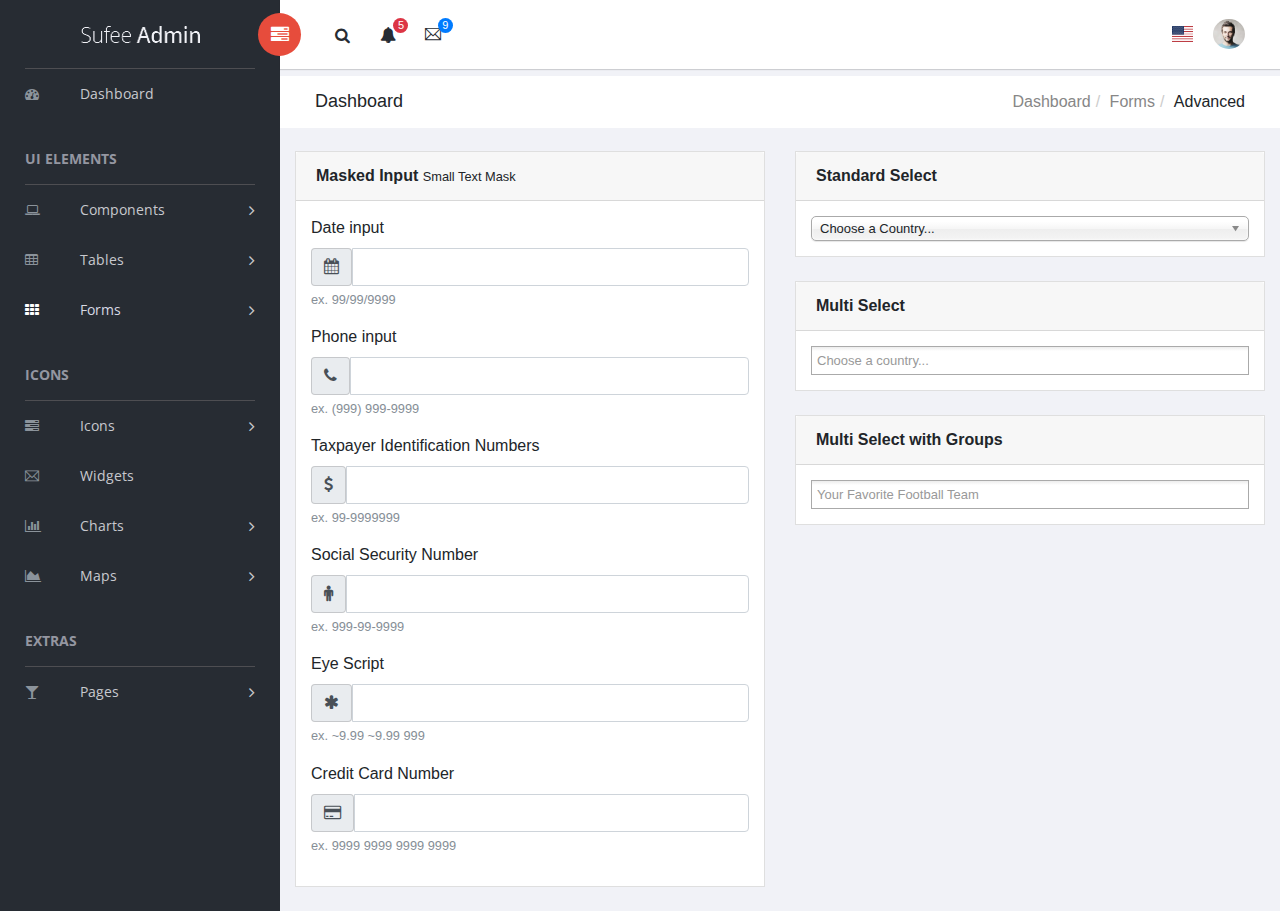
<file: templates/forms-advanced.html>
<!doctype html>
<!--[if lt IE 7]>      <html class="no-js lt-ie9 lt-ie8 lt-ie7" lang=""> <![endif]-->
<!--[if IE 7]>         <html class="no-js lt-ie9 lt-ie8" lang=""> <![endif]-->
<!--[if IE 8]>         <html class="no-js lt-ie9" lang=""> <![endif]-->
<!--[if gt IE 8]><!--> <html class="no-js" lang=""> <!--<![endif]-->
<head>
    <meta charset="utf-8">
    <meta http-equiv="X-UA-Compatible" content="IE=edge">
    <title>Sufee Admin - HTML5 Admin Template</title>
    <meta name="description" content="Sufee Admin - HTML5 Admin Template">
    <meta name="viewport" content="width=device-width, initial-scale=1">

    <link rel="apple-touch-icon" href="apple-icon.png">
    <link rel="shortcut icon" href="favicon.ico">

    <link rel="stylesheet" href="assets/css/normalize.css">
    <link rel="stylesheet" href="assets/css/bootstrap.min.css">
    <link rel="stylesheet" href="assets/css/font-awesome.min.css">
    <link rel="stylesheet" href="assets/css/themify-icons.css">
    <link rel="stylesheet" href="assets/css/flag-icon.min.css">
    <link rel="stylesheet" href="assets/css/cs-skin-elastic.css">
    <!-- <link rel="stylesheet" href="assets/css/bootstrap-select.less"> -->
    <link rel="stylesheet" href="assets/scss/style.css">
    <link rel="stylesheet" href="assets/css/lib/chosen/chosen.min.css">

    <link href='https://fonts.googleapis.com/css?family=Open+Sans:400,600,700,800' rel='stylesheet' type='text/css'>

    <!-- <script type="text/javascript" src="https://cdn.jsdelivr.net/html5shiv/3.7.3/html5shiv.min.js"></script> -->

</head>
<body>
        <!-- Left Panel -->

    <aside id="left-panel" class="left-panel">
        <nav class="navbar navbar-expand-sm navbar-default">

            <div class="navbar-header">
                <button class="navbar-toggler" type="button" data-toggle="collapse" data-target="#main-menu" aria-controls="main-menu" aria-expanded="false" aria-label="Toggle navigation">
                    <i class="fa fa-bars"></i>
                </button>
                <a class="navbar-brand" href="./"><img src="images/logo.png" alt="Logo"></a>
                <a class="navbar-brand hidden" href="./"><img src="images/logo2.png" alt="Logo"></a>
            </div>

            <div id="main-menu" class="main-menu collapse navbar-collapse">
                <ul class="nav navbar-nav">
                    <li>
                        <a href="index.html"> <i class="menu-icon fa fa-dashboard"></i>Dashboard </a>
                    </li>
                    <h3 class="menu-title">UI elements</h3><!-- /.menu-title -->
                    <li class="menu-item-has-children dropdown">
                        <a href="#" class="dropdown-toggle" data-toggle="dropdown" aria-haspopup="true" aria-expanded="false"> <i class="menu-icon fa fa-laptop"></i>Components</a>
                        <ul class="sub-menu children dropdown-menu">
                            <li><i class="fa fa-puzzle-piece"></i><a href="ui-buttons.html">Buttons</a></li>
                            <li><i class="fa fa-id-badge"></i><a href="ui-badges.html">Badges</a></li>
                            <li><i class="fa fa-bars"></i><a href="ui-tabs.html">Tabs</a></li>
                            <li><i class="fa fa-share-square-o"></i><a href="ui-social-buttons.html">Social Buttons</a></li>
                            <li><i class="fa fa-id-card-o"></i><a href="ui-cards.html">Cards</a></li>
                            <li><i class="fa fa-exclamation-triangle"></i><a href="ui-alerts.html">Alerts</a></li>
                            <li><i class="fa fa-spinner"></i><a href="ui-progressbar.html">Progress Bars</a></li>
                            <li><i class="fa fa-fire"></i><a href="ui-modals.html">Modals</a></li>
                            <li><i class="fa fa-book"></i><a href="ui-switches.html">Switches</a></li>
                            <li><i class="fa fa-th"></i><a href="ui-grids.html">Grids</a></li>
                            <li><i class="fa fa-file-word-o"></i><a href="ui-typgraphy.html">Typography</a></li>
                        </ul>
                    </li>
                    <li class="menu-item-has-children dropdown">
                        <a href="#" class="dropdown-toggle" data-toggle="dropdown" aria-haspopup="true" aria-expanded="false"> <i class="menu-icon fa fa-table"></i>Tables</a>
                        <ul class="sub-menu children dropdown-menu">
                            <li><i class="fa fa-table"></i><a href="tables-basic.html">Basic Table</a></li>
                            <li><i class="fa fa-table"></i><a href="tables-data.html">Data Table</a></li>
                        </ul>
                    </li>
                    <li class="menu-item-has-children active dropdown">
                        <a href="#" class="dropdown-toggle" data-toggle="dropdown" aria-haspopup="true" aria-expanded="false"> <i class="menu-icon fa fa-th"></i>Forms</a>
                        <ul class="sub-menu children dropdown-menu">
                            <li><i class="menu-icon fa fa-th"></i><a href="forms-basic.html">Basic Form</a></li>
                            <li><i class="menu-icon fa fa-th"></i><a href="forms-advanced.html">Advanced Form</a></li>
                        </ul>
                    </li>

                    <h3 class="menu-title">Icons</h3><!-- /.menu-title -->

                    <li class="menu-item-has-children dropdown">
                        <a href="#" class="dropdown-toggle" data-toggle="dropdown" aria-haspopup="true" aria-expanded="false"> <i class="menu-icon fa fa-tasks"></i>Icons</a>
                        <ul class="sub-menu children dropdown-menu">
                            <li><i class="menu-icon fa fa-fort-awesome"></i><a href="font-fontawesome.html">Font Awesome</a></li>
                            <li><i class="menu-icon ti-themify-logo"></i><a href="font-themify.html">Themefy Icons</a></li>
                        </ul>
                    </li>
                    <li>
                        <a href="widgets.html"> <i class="menu-icon ti-email"></i>Widgets </a>
                    </li>
                    <li class="menu-item-has-children dropdown">
                        <a href="#" class="dropdown-toggle" data-toggle="dropdown" aria-haspopup="true" aria-expanded="false"> <i class="menu-icon fa fa-bar-chart"></i>Charts</a>
                        <ul class="sub-menu children dropdown-menu">
                            <li><i class="menu-icon fa fa-line-chart"></i><a href="charts-chartjs.html">Chart JS</a></li>
                            <li><i class="menu-icon fa fa-area-chart"></i><a href="charts-flot.html">Flot Chart</a></li>
                            <li><i class="menu-icon fa fa-pie-chart"></i><a href="charts-peity.html">Peity Chart</a></li>
                        </ul>
                    </li>

                    <li class="menu-item-has-children dropdown">
                        <a href="#" class="dropdown-toggle" data-toggle="dropdown" aria-haspopup="true" aria-expanded="false"> <i class="menu-icon fa fa-area-chart"></i>Maps</a>
                        <ul class="sub-menu children dropdown-menu">
                            <li><i class="menu-icon fa fa-map-o"></i><a href="maps-gmap.html">Google Maps</a></li>
                            <li><i class="menu-icon fa fa-street-view"></i><a href="maps-vector.html">Vector Maps</a></li>
                        </ul>
                    </li>
                    <h3 class="menu-title">Extras</h3><!-- /.menu-title -->
                    <li class="menu-item-has-children dropdown">
                        <a href="#" class="dropdown-toggle" data-toggle="dropdown" aria-haspopup="true" aria-expanded="false"> <i class="menu-icon fa fa-glass"></i>Pages</a>
                        <ul class="sub-menu children dropdown-menu">
                            <li><i class="menu-icon fa fa-sign-in"></i><a href="page-login.html">Login</a></li>
                            <li><i class="menu-icon fa fa-sign-in"></i><a href="page-register.html">Register</a></li>
                            <li><i class="menu-icon fa fa-paper-plane"></i><a href="pages-forget.html">Forget Pass</a></li>
                        </ul>
                    </li>
                </ul>
            </div><!-- /.navbar-collapse -->
        </nav>
    </aside><!-- /#left-panel -->

    <!-- Left Panel -->

    <!-- Right Panel -->

    <div id="right-panel" class="right-panel">

        <!-- Header-->
        <header id="header" class="header">

            <div class="header-menu">

                <div class="col-sm-7">
                    <a id="menuToggle" class="menutoggle pull-left"><i class="fa fa fa-tasks"></i></a>
                    <div class="header-left">
                        <button class="search-trigger"><i class="fa fa-search"></i></button>
                        <div class="form-inline">
                            <form class="search-form">
                                <input class="form-control mr-sm-2" type="text" placeholder="Search ..." aria-label="Search">
                                <button class="search-close" type="submit"><i class="fa fa-close"></i></button>
                            </form>
                        </div>

                        <div class="dropdown for-notification">
                          <button class="btn btn-secondary dropdown-toggle" type="button" id="notification" data-toggle="dropdown" aria-haspopup="true" aria-expanded="false">
                            <i class="fa fa-bell"></i>
                            <span class="count bg-danger">5</span>
                          </button>
                          <div class="dropdown-menu" aria-labelledby="notification">
                            <p class="red">You have 3 Notification</p>
                            <a class="dropdown-item media bg-flat-color-1" href="#">
                                <i class="fa fa-check"></i>
                                <p>Server #1 overloaded.</p>
                            </a>
                            <a class="dropdown-item media bg-flat-color-4" href="#">
                                <i class="fa fa-info"></i>
                                <p>Server #2 overloaded.</p>
                            </a>
                            <a class="dropdown-item media bg-flat-color-5" href="#">
                                <i class="fa fa-warning"></i>
                                <p>Server #3 overloaded.</p>
                            </a>
                          </div>
                        </div>

                        <div class="dropdown for-message">
                          <button class="btn btn-secondary dropdown-toggle" type="button"
                                id="message"
                                data-toggle="dropdown" aria-haspopup="true" aria-expanded="false">
                            <i class="ti-email"></i>
                            <span class="count bg-primary">9</span>
                          </button>
                          <div class="dropdown-menu" aria-labelledby="message">
                            <p class="red">You have 4 Mails</p>
                            <a class="dropdown-item media bg-flat-color-1" href="#">
                                <span class="photo media-left"><img alt="avatar" src="images/avatar/1.jpg"></span>
                                <span class="message media-body">
                                    <span class="name float-left">Jonathan Smith</span>
                                    <span class="time float-right">Just now</span>
                                        <p>Hello, this is an example msg</p>
                                </span>
                            </a>
                            <a class="dropdown-item media bg-flat-color-4" href="#">
                                <span class="photo media-left"><img alt="avatar" src="images/avatar/2.jpg"></span>
                                <span class="message media-body">
                                    <span class="name float-left">Jack Sanders</span>
                                    <span class="time float-right">5 minutes ago</span>
                                        <p>Lorem ipsum dolor sit amet, consectetur</p>
                                </span>
                            </a>
                            <a class="dropdown-item media bg-flat-color-5" href="#">
                                <span class="photo media-left"><img alt="avatar" src="images/avatar/3.jpg"></span>
                                <span class="message media-body">
                                    <span class="name float-left">Cheryl Wheeler</span>
                                    <span class="time float-right">10 minutes ago</span>
                                        <p>Hello, this is an example msg</p>
                                </span>
                            </a>
                            <a class="dropdown-item media bg-flat-color-3" href="#">
                                <span class="photo media-left"><img alt="avatar" src="images/avatar/4.jpg"></span>
                                <span class="message media-body">
                                    <span class="name float-left">Rachel Santos</span>
                                    <span class="time float-right">15 minutes ago</span>
                                        <p>Lorem ipsum dolor sit amet, consectetur</p>
                                </span>
                            </a>
                          </div>
                        </div>
                    </div>
                </div>

                <div class="col-sm-5">
                    <div class="user-area dropdown float-right">
                        <a href="#" class="dropdown-toggle" data-toggle="dropdown" aria-haspopup="true" aria-expanded="false">
                            <img class="user-avatar rounded-circle" src="images/admin.jpg" alt="User Avatar">
                        </a>

                        <div class="user-menu dropdown-menu">
                                <a class="nav-link" href="#"><i class="fa fa- user"></i>My Profile</a>

                                <a class="nav-link" href="#"><i class="fa fa- user"></i>Notifications <span class="count">13</span></a>

                                <a class="nav-link" href="#"><i class="fa fa -cog"></i>Settings</a>

                                <a class="nav-link" href="#"><i class="fa fa-power -off"></i>Logout</a>
                        </div>
                    </div>

                    <div class="language-select dropdown" id="language-select">
                        <a class="dropdown-toggle" href="#" data-toggle="dropdown"  id="language" aria-haspopup="true" aria-expanded="true">
                            <i class="flag-icon flag-icon-us"></i>
                        </a>
                        <div class="dropdown-menu" aria-labelledby="language" >
                            <div class="dropdown-item">
                                <span class="flag-icon flag-icon-fr"></span>
                            </div>
                            <div class="dropdown-item">
                                <i class="flag-icon flag-icon-es"></i>
                            </div>
                            <div class="dropdown-item">
                                <i class="flag-icon flag-icon-us"></i>
                            </div>
                            <div class="dropdown-item">
                                <i class="flag-icon flag-icon-it"></i>
                            </div>
                        </div>
                    </div>

                </div>
            </div>

        </header><!-- /header -->
        <!-- Header-->

        <div class="breadcrumbs">
            <div class="col-sm-4">
                <div class="page-header float-left">
                    <div class="page-title">
                        <h1>Dashboard</h1>
                    </div>
                </div>
            </div>
            <div class="col-sm-8">
                <div class="page-header float-right">
                    <div class="page-title">
                        <ol class="breadcrumb text-right">
                            <li><a href="#">Dashboard</a></li>
                            <li><a href="#">Forms</a></li>
                            <li class="active">Advanced</li>
                        </ol>
                    </div>
                </div>
            </div>
        </div>

        <div class="content mt-3">
            <div class="animated fadeIn">

                <div class="row">

                    <div class="col-xs-6 col-sm-6">
                        <div class="card">
                            <div class="card-header">
                                <strong>Masked Input</strong> <small> Small Text Mask</small>
                            </div>
                            <div class="card-body card-block">
                                <div class="form-group">
                                    <label class=" form-control-label">Date input</label>
                                    <div class="input-group">
                                        <div class="input-group-addon"><i class="fa fa-calendar"></i></div>
                                        <input class="form-control">
                                    </div>
                                    <small class="form-text text-muted">ex. 99/99/9999</small>
                                </div>
                                <div class="form-group">
                                    <label class=" form-control-label">Phone input</label>
                                    <div class="input-group">
                                        <div class="input-group-addon"><i class="fa fa-phone"></i></div>
                                        <input class="form-control">
                                    </div>
                                    <small class="form-text text-muted">ex. (999) 999-9999</small>
                                </div>
                                <div class="form-group">
                                    <label class=" form-control-label">Taxpayer Identification Numbers</label>
                                    <div class="input-group">
                                        <div class="input-group-addon"><i class="fa fa-usd"></i></div>
                                        <input class="form-control">
                                    </div>
                                    <small class="form-text text-muted">ex. 99-9999999</small>
                                </div>
                                <div class="form-group">
                                    <label class=" form-control-label">Social Security Number</label>
                                    <div class="input-group">
                                        <div class="input-group-addon"><i class="fa fa-male"></i></div>
                                        <input class="form-control">
                                    </div>
                                    <small class="form-text text-muted">ex. 999-99-9999</small>
                                </div>
                                <div class="form-group">
                                    <label class=" form-control-label">Eye Script</label>
                                    <div class="input-group">
                                        <div class="input-group-addon"><i class="fa fa-asterisk"></i></div>
                                        <input class="form-control">
                                    </div>
                                    <small class="form-text text-muted">ex. ~9.99 ~9.99 999</small>
                                </div>
                                <div class="form-group">
                                    <label class=" form-control-label">Credit Card Number</label>
                                    <div class="input-group">
                                        <div class="input-group-addon"><i class="fa fa-credit-card"></i></div>
                                        <input class="form-control">
                                    </div>
                                    <small class="form-text text-muted">ex. 9999 9999 9999 9999</small>
                                </div>
                            </div>
                        </div>
                    </div>

                    <div class="col-xs-6 col-sm-6">
                        <div class="card">
                            <div class="card-header">
                                <strong class="card-title">Standard Select</strong>
                            </div>
                            <div class="card-body">

                                  <select data-placeholder="Choose a Country..." class="standardSelect" tabindex="1">
                                    <option value=""></option>
                                    <option value="United States">United States</option>
                                    <option value="United Kingdom">United Kingdom</option>
                                    <option value="Afghanistan">Afghanistan</option>
                                    <option value="Aland Islands">Aland Islands</option>
                                    <option value="Albania">Albania</option>
                                    <option value="Algeria">Algeria</option>
                                    <option value="American Samoa">American Samoa</option>
                                    <option value="Andorra">Andorra</option>
                                    <option value="Angola">Angola</option>
                                    <option value="Anguilla">Anguilla</option>
                                    <option value="Antarctica">Antarctica</option>
                                </select>
                            </div>
                        </div>

                        <div class="card">
                            <div class="card-header">
                                <strong class="card-title">Multi Select</strong>
                            </div>
                            <div class="card-body">

                                  <select data-placeholder="Choose a country..." multiple class="standardSelect">
                                    <option value=""></option>
                                    <option value="United States">United States</option>
                                    <option value="United Kingdom">United Kingdom</option>
                                    <option value="Afghanistan">Afghanistan</option>
                                    <option value="Aland Islands">Aland Islands</option>
                                    <option value="Albania">Albania</option>
                                    <option value="Algeria">Algeria</option>
                                    <option value="American Samoa">American Samoa</option>
                                    <option value="Andorra">Andorra</option>
                                    <option value="Angola">Angola</option>
                                    <option value="Anguilla">Anguilla</option>
                                    <option value="Antarctica">Antarctica</option>
                                </select>

                            </div>
                        </div>

                        <div class="card">
                            <div class="card-header">
                                <strong class="card-title">Multi Select with Groups</strong>
                            </div>
                            <div class="card-body">

                                  <select data-placeholder="Your Favorite Football Team" multiple class="standardSelect" tabindex="5">
                                    <option value=""></option>
                                    <optgroup label="NFC EAST">
                                      <option>Dallas Cowboys</option>
                                      <option>New York Giants</option>
                                      <option>Philadelphia Eagles</option>
                                      <option>Washington Redskins</option>
                                    </optgroup>
                                    <optgroup label="NFC NORTH">
                                      <option>Chicago Bears</option>
                                      <option>Detroit Lions</option>
                                      <option>Green Bay Packers</option>
                                      <option>Minnesota Vikings</option>
                                    </optgroup>
                                    <optgroup label="NFC SOUTH">
                                      <option>Atlanta Falcons</option>
                                      <option>Carolina Panthers</option>
                                      <option>New Orleans Saints</option>
                                      <option>Tampa Bay Buccaneers</option>
                                    </optgroup>
                                    <optgroup label="NFC WEST">
                                      <option>Arizona Cardinals</option>
                                      <option>St. Louis Rams</option>
                                      <option>San Francisco 49ers</option>
                                      <option>Seattle Seahawks</option>
                                    </optgroup>
                                    <optgroup label="AFC EAST">
                                      <option>Buffalo Bills</option>
                                      <option>Miami Dolphins</option>
                                      <option>New England Patriots</option>
                                      <option>New York Jets</option>
                                    </optgroup>
                                    <optgroup label="AFC NORTH">
                                      <option>Baltimore Ravens</option>
                                      <option>Cincinnati Bengals</option>
                                      <option>Cleveland Browns</option>
                                      <option>Pittsburgh Steelers</option>
                                    </optgroup>
                                    <optgroup label="AFC SOUTH">
                                      <option>Houston Texans</option>
                                      <option>Indianapolis Colts</option>
                                      <option>Jacksonville Jaguars</option>
                                      <option>Tennessee Titans</option>
                                    </optgroup>
                                    <optgroup label="AFC WEST">
                                      <option>Denver Broncos</option>
                                      <option>Kansas City Chiefs</option>
                                      <option>Oakland Raiders</option>
                                      <option>San Diego Chargers</option>
                                    </optgroup>
                                  </select>

                            </div>
                        </div>

                    </div>



                </div>


            </div><!-- .animated -->
        </div><!-- .content -->


    </div><!-- /#right-panel -->

    <!-- Right Panel -->


    <script src="assets/js/vendor/jquery-2.1.4.min.js"></script>
    <script src="assets/js/popper.min.js"></script>
    <script src="assets/js/plugins.js"></script>
    <script src="assets/js/main.js"></script>
    <script src="assets/js/lib/chosen/chosen.jquery.min.js"></script>

    <script>
        jQuery(document).ready(function() {
            jQuery(".standardSelect").chosen({
                disable_search_threshold: 10,
                no_results_text: "Oops, nothing found!",
                width: "100%"
            });
        });
    </script>

</body>
</html>
</file>
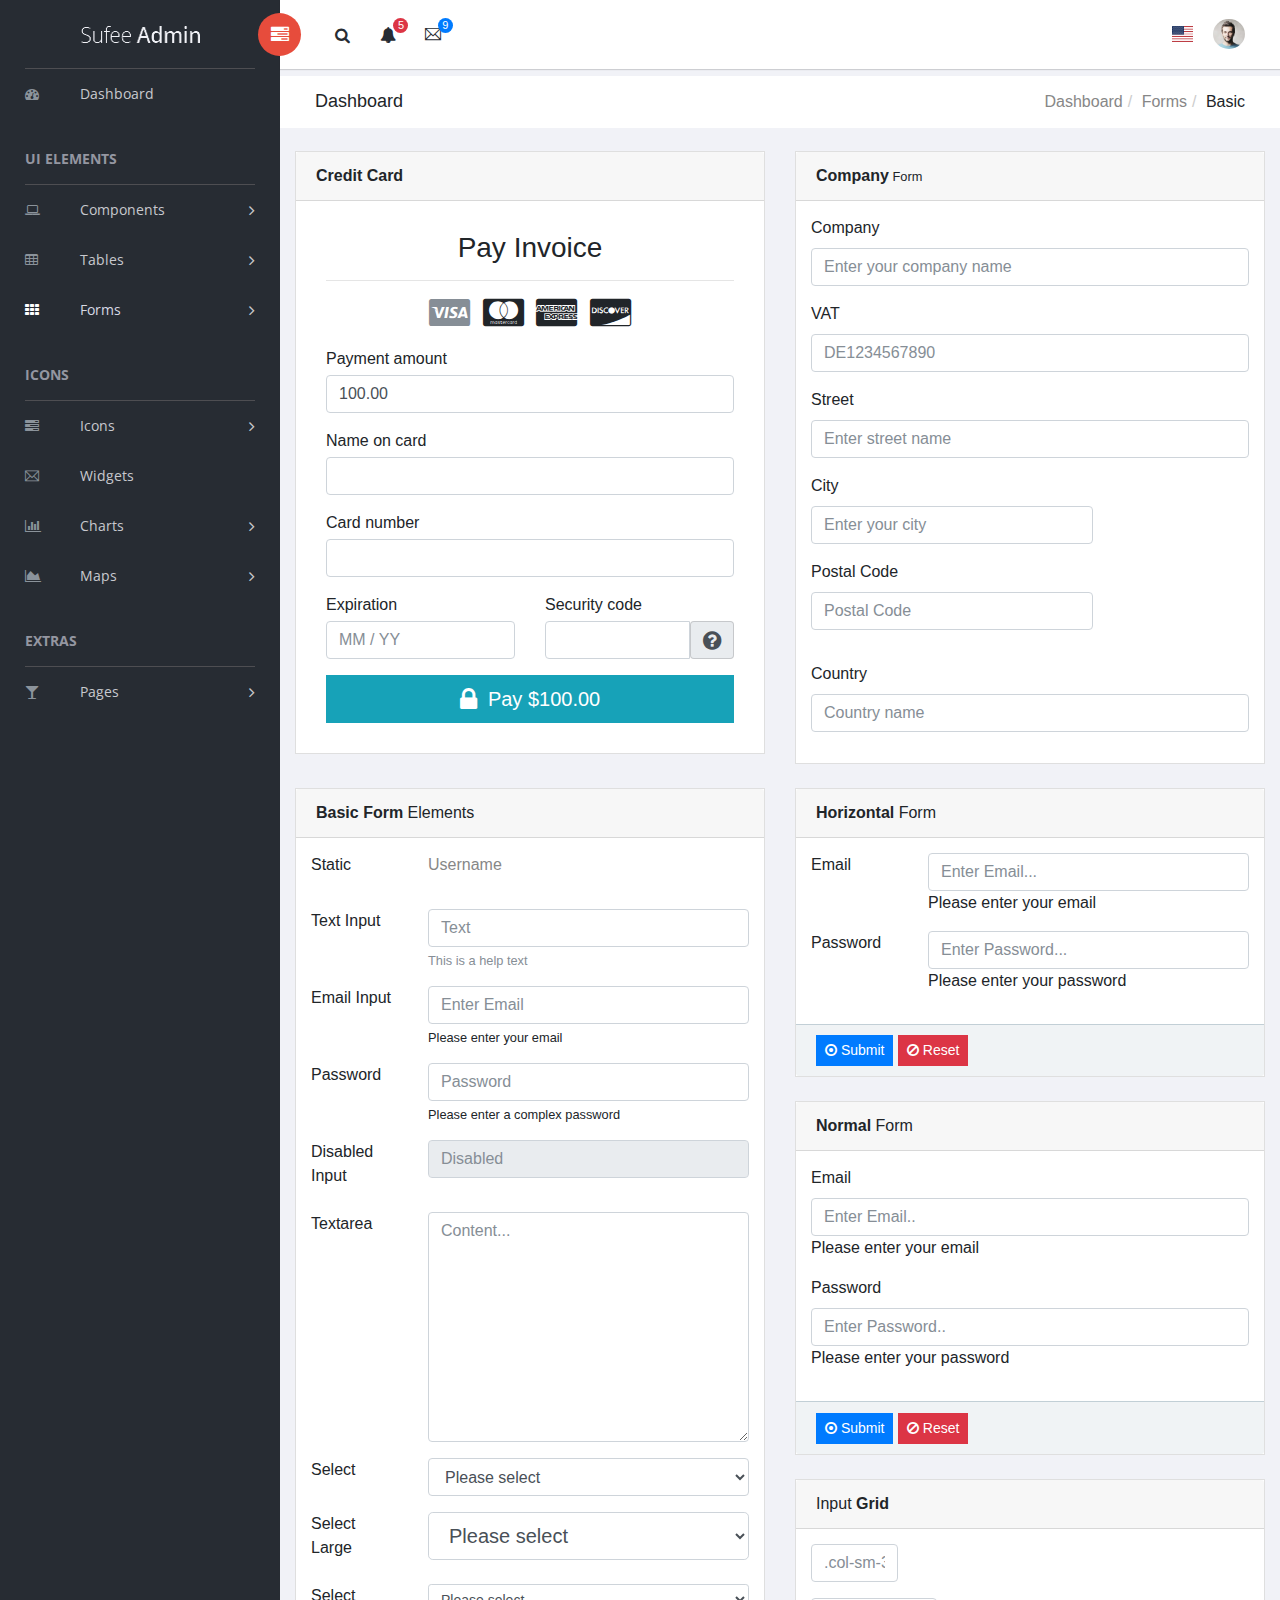
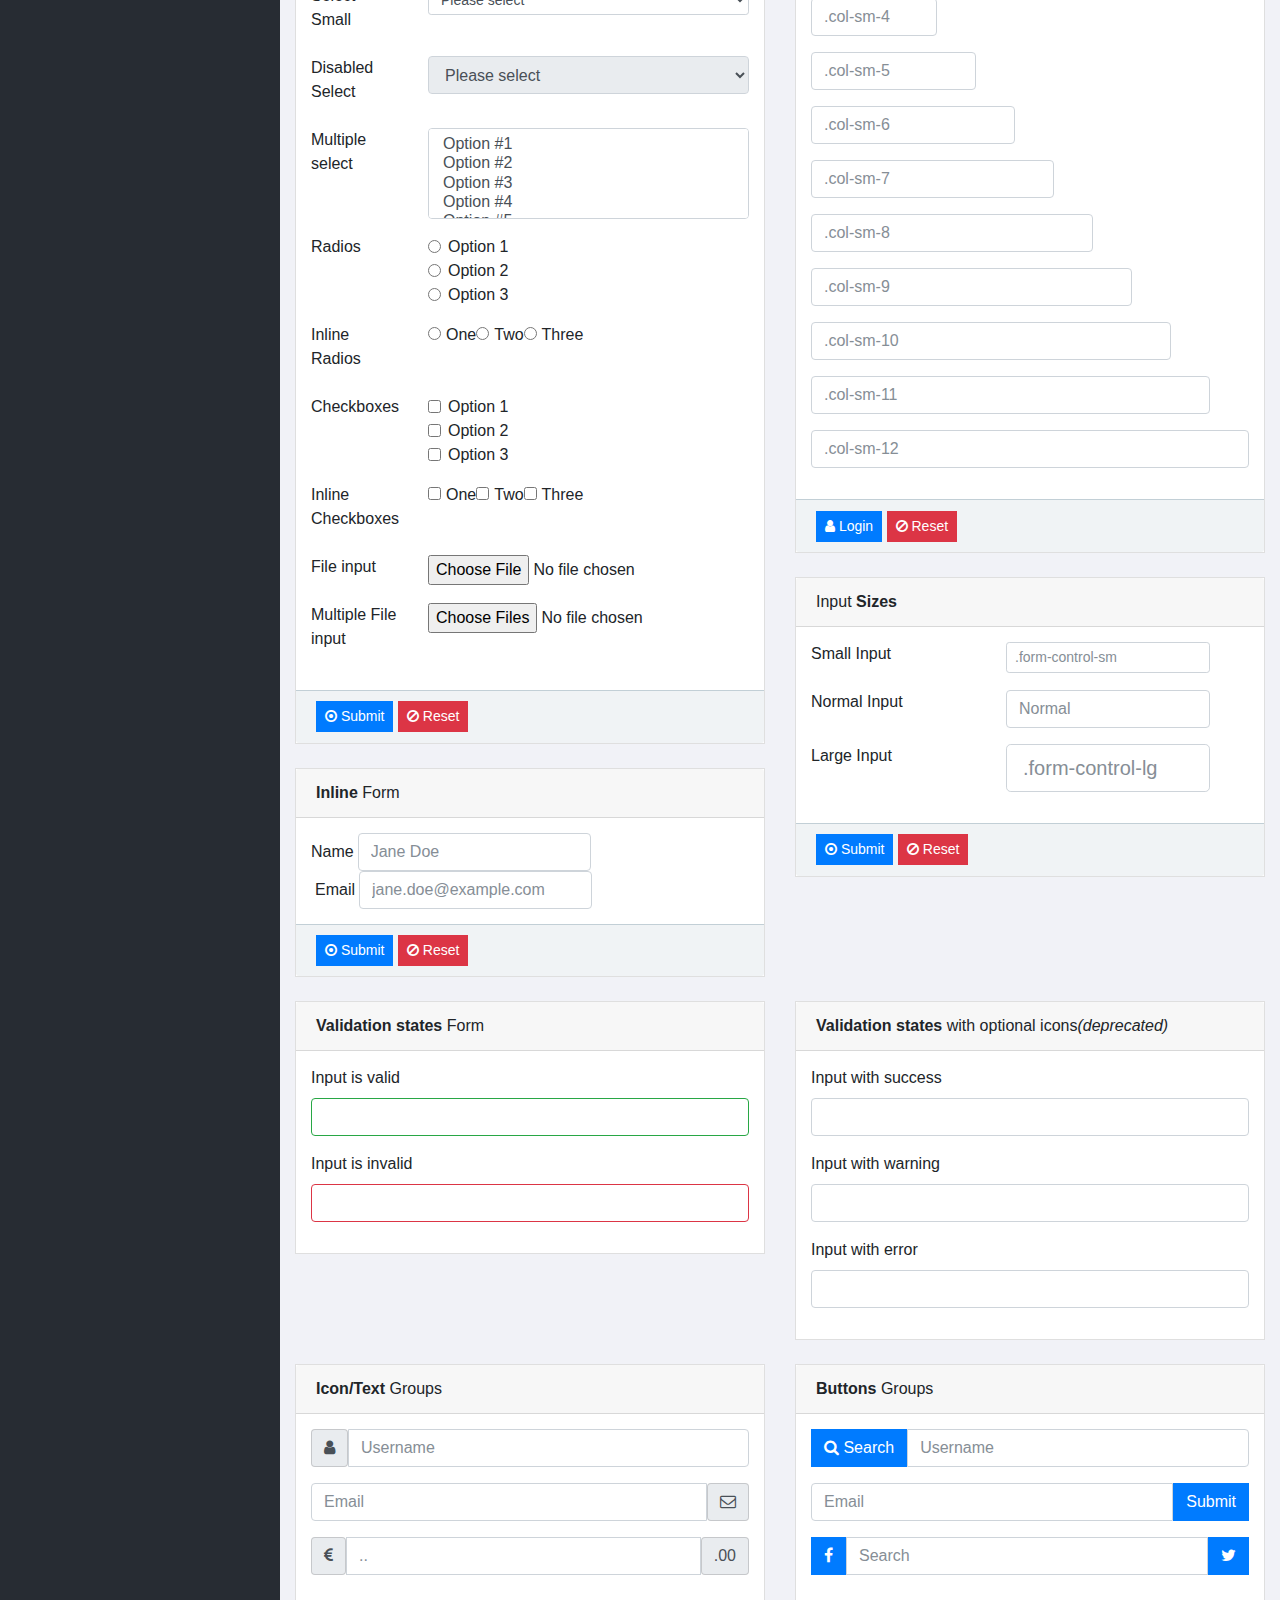
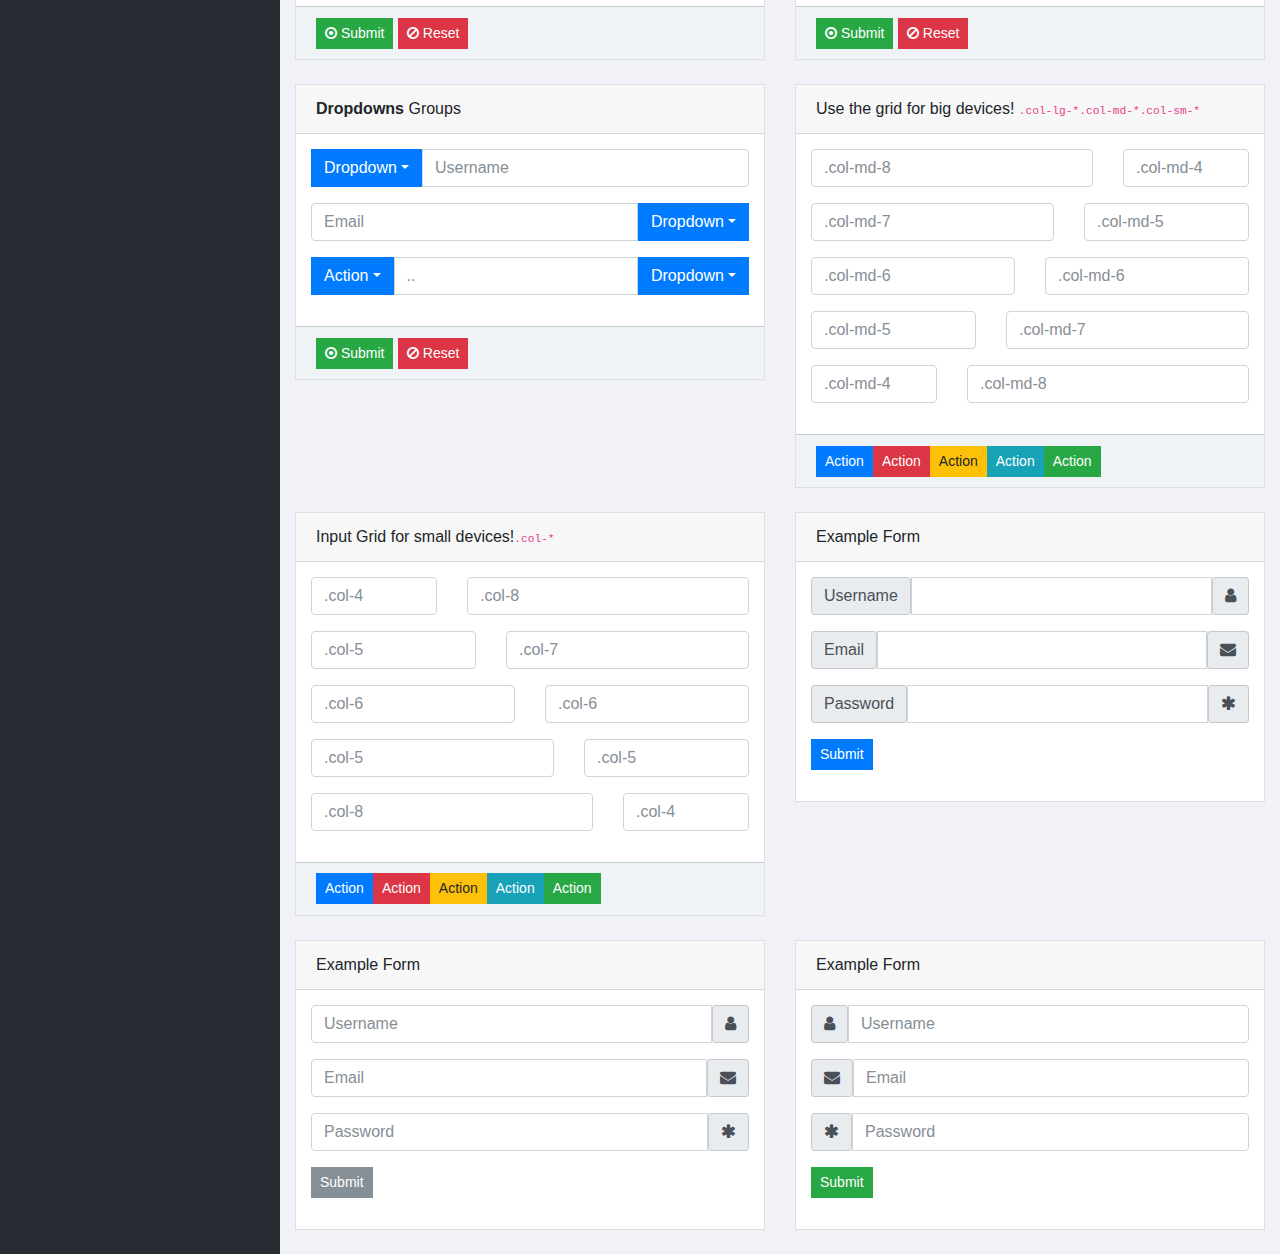
<file: templates/forms-basic.html>
<!doctype html>
<!--[if lt IE 7]>      <html class="no-js lt-ie9 lt-ie8 lt-ie7" lang=""> <![endif]-->
<!--[if IE 7]>         <html class="no-js lt-ie9 lt-ie8" lang=""> <![endif]-->
<!--[if IE 8]>         <html class="no-js lt-ie9" lang=""> <![endif]-->
<!--[if gt IE 8]><!--> <html class="no-js" lang=""> <!--<![endif]-->
<head>
    <meta charset="utf-8">
    <meta http-equiv="X-UA-Compatible" content="IE=edge">
    <title>Sufee Admin - HTML5 Admin Template</title>
    <meta name="description" content="Sufee Admin - HTML5 Admin Template">
    <meta name="viewport" content="width=device-width, initial-scale=1">

    <link rel="apple-touch-icon" href="apple-icon.png">
    <link rel="shortcut icon" href="favicon.ico">

    <link rel="stylesheet" href="assets/css/normalize.css">
    <link rel="stylesheet" href="assets/css/bootstrap.min.css">
    <link rel="stylesheet" href="assets/css/font-awesome.min.css">
    <link rel="stylesheet" href="assets/css/themify-icons.css">
    <link rel="stylesheet" href="assets/css/flag-icon.min.css">
    <link rel="stylesheet" href="assets/css/cs-skin-elastic.css">
    <!-- <link rel="stylesheet" href="assets/css/bootstrap-select.less"> -->
    <link rel="stylesheet" href="assets/scss/style.css">

    <link href='https://fonts.googleapis.com/css?family=Open+Sans:400,600,700,800' rel='stylesheet' type='text/css'>

    <!-- <script type="text/javascript" src="https://cdn.jsdelivr.net/html5shiv/3.7.3/html5shiv.min.js"></script> -->

</head>
<body>
        <!-- Left Panel -->

    <aside id="left-panel" class="left-panel">
        <nav class="navbar navbar-expand-sm navbar-default">

            <div class="navbar-header">
                <button class="navbar-toggler" type="button" data-toggle="collapse" data-target="#main-menu" aria-controls="main-menu" aria-expanded="false" aria-label="Toggle navigation">
                    <i class="fa fa-bars"></i>
                </button>
                <a class="navbar-brand" href="./"><img src="images/logo.png" alt="Logo"></a>
                <a class="navbar-brand hidden" href="./"><img src="images/logo2.png" alt="Logo"></a>
            </div>

            <div id="main-menu" class="main-menu collapse navbar-collapse">
                <ul class="nav navbar-nav">
                    <li>
                        <a href="index.html"> <i class="menu-icon fa fa-dashboard"></i>Dashboard </a>
                    </li>
                    <h3 class="menu-title">UI elements</h3><!-- /.menu-title -->
                    <li class="menu-item-has-children dropdown">
                        <a href="#" class="dropdown-toggle" data-toggle="dropdown" aria-haspopup="true" aria-expanded="false"> <i class="menu-icon fa fa-laptop"></i>Components</a>
                        <ul class="sub-menu children dropdown-menu">
                            <li><i class="fa fa-puzzle-piece"></i><a href="ui-buttons.html">Buttons</a></li>
                            <li><i class="fa fa-id-badge"></i><a href="ui-badges.html">Badges</a></li>
                            <li><i class="fa fa-bars"></i><a href="ui-tabs.html">Tabs</a></li>
                            <li><i class="fa fa-share-square-o"></i><a href="ui-social-buttons.html">Social Buttons</a></li>
                            <li><i class="fa fa-id-card-o"></i><a href="ui-cards.html">Cards</a></li>
                            <li><i class="fa fa-exclamation-triangle"></i><a href="ui-alerts.html">Alerts</a></li>
                            <li><i class="fa fa-spinner"></i><a href="ui-progressbar.html">Progress Bars</a></li>
                            <li><i class="fa fa-fire"></i><a href="ui-modals.html">Modals</a></li>
                            <li><i class="fa fa-book"></i><a href="ui-switches.html">Switches</a></li>
                            <li><i class="fa fa-th"></i><a href="ui-grids.html">Grids</a></li>
                            <li><i class="fa fa-file-word-o"></i><a href="ui-typgraphy.html">Typography</a></li>
                        </ul>
                    </li>
                    <li class="menu-item-has-children dropdown">
                        <a href="#" class="dropdown-toggle" data-toggle="dropdown" aria-haspopup="true" aria-expanded="false"> <i class="menu-icon fa fa-table"></i>Tables</a>
                        <ul class="sub-menu children dropdown-menu">
                            <li><i class="fa fa-table"></i><a href="tables-basic.html">Basic Table</a></li>
                            <li><i class="fa fa-table"></i><a href="tables-data.html">Data Table</a></li>
                        </ul>
                    </li>
                    <li class="menu-item-has-children active dropdown">
                        <a href="#" class="dropdown-toggle" data-toggle="dropdown" aria-haspopup="true" aria-expanded="false"> <i class="menu-icon fa fa-th"></i>Forms</a>
                        <ul class="sub-menu children dropdown-menu">
                            <li><i class="menu-icon fa fa-th"></i><a href="forms-basic.html">Basic Form</a></li>
                            <li><i class="menu-icon fa fa-th"></i><a href="forms-advanced.html">Advanced Form</a></li>
                        </ul>
                    </li>

                    <h3 class="menu-title">Icons</h3><!-- /.menu-title -->

                    <li class="menu-item-has-children dropdown">
                        <a href="#" class="dropdown-toggle" data-toggle="dropdown" aria-haspopup="true" aria-expanded="false"> <i class="menu-icon fa fa-tasks"></i>Icons</a>
                        <ul class="sub-menu children dropdown-menu">
                            <li><i class="menu-icon fa fa-fort-awesome"></i><a href="font-fontawesome.html">Font Awesome</a></li>
                            <li><i class="menu-icon ti-themify-logo"></i><a href="font-themify.html">Themefy Icons</a></li>
                        </ul>
                    </li>
                    <li>
                        <a href="widgets.html"> <i class="menu-icon ti-email"></i>Widgets </a>
                    </li>
                    <li class="menu-item-has-children dropdown">
                        <a href="#" class="dropdown-toggle" data-toggle="dropdown" aria-haspopup="true" aria-expanded="false"> <i class="menu-icon fa fa-bar-chart"></i>Charts</a>
                        <ul class="sub-menu children dropdown-menu">
                            <li><i class="menu-icon fa fa-line-chart"></i><a href="charts-chartjs.html">Chart JS</a></li>
                            <li><i class="menu-icon fa fa-area-chart"></i><a href="charts-flot.html">Flot Chart</a></li>
                            <li><i class="menu-icon fa fa-pie-chart"></i><a href="charts-peity.html">Peity Chart</a></li>
                        </ul>
                    </li>

                    <li class="menu-item-has-children dropdown">
                        <a href="#" class="dropdown-toggle" data-toggle="dropdown" aria-haspopup="true" aria-expanded="false"> <i class="menu-icon fa fa-area-chart"></i>Maps</a>
                        <ul class="sub-menu children dropdown-menu">
                            <li><i class="menu-icon fa fa-map-o"></i><a href="maps-gmap.html">Google Maps</a></li>
                            <li><i class="menu-icon fa fa-street-view"></i><a href="maps-vector.html">Vector Maps</a></li>
                        </ul>
                    </li>
                    <h3 class="menu-title">Extras</h3><!-- /.menu-title -->
                    <li class="menu-item-has-children dropdown">
                        <a href="#" class="dropdown-toggle" data-toggle="dropdown" aria-haspopup="true" aria-expanded="false"> <i class="menu-icon fa fa-glass"></i>Pages</a>
                        <ul class="sub-menu children dropdown-menu">
                            <li><i class="menu-icon fa fa-sign-in"></i><a href="page-login.html">Login</a></li>
                            <li><i class="menu-icon fa fa-sign-in"></i><a href="page-register.html">Register</a></li>
                            <li><i class="menu-icon fa fa-paper-plane"></i><a href="pages-forget.html">Forget Pass</a></li>
                        </ul>
                    </li>
                </ul>
            </div><!-- /.navbar-collapse -->
        </nav>
    </aside><!-- /#left-panel -->

    <!-- Left Panel -->

    <!-- Right Panel -->

    <div id="right-panel" class="right-panel">

        <!-- Header-->
        <header id="header" class="header">

            <div class="header-menu">

                <div class="col-sm-7">
                    <a id="menuToggle" class="menutoggle pull-left"><i class="fa fa fa-tasks"></i></a>
                    <div class="header-left">
                        <button class="search-trigger"><i class="fa fa-search"></i></button>
                        <div class="form-inline">
                            <form class="search-form">
                                <input class="form-control mr-sm-2" type="text" placeholder="Search ..." aria-label="Search">
                                <button class="search-close" type="submit"><i class="fa fa-close"></i></button>
                            </form>
                        </div>

                        <div class="dropdown for-notification">
                          <button class="btn btn-secondary dropdown-toggle" type="button" id="notification" data-toggle="dropdown" aria-haspopup="true" aria-expanded="false">
                            <i class="fa fa-bell"></i>
                            <span class="count bg-danger">5</span>
                          </button>
                          <div class="dropdown-menu" aria-labelledby="notification">
                            <p class="red">You have 3 Notification</p>
                            <a class="dropdown-item media bg-flat-color-1" href="#">
                                <i class="fa fa-check"></i>
                                <p>Server #1 overloaded.</p>
                            </a>
                            <a class="dropdown-item media bg-flat-color-4" href="#">
                                <i class="fa fa-info"></i>
                                <p>Server #2 overloaded.</p>
                            </a>
                            <a class="dropdown-item media bg-flat-color-5" href="#">
                                <i class="fa fa-warning"></i>
                                <p>Server #3 overloaded.</p>
                            </a>
                          </div>
                        </div>

                        <div class="dropdown for-message">
                          <button class="btn btn-secondary dropdown-toggle" type="button"
                                id="message"
                                data-toggle="dropdown" aria-haspopup="true" aria-expanded="false">
                            <i class="ti-email"></i>
                            <span class="count bg-primary">9</span>
                          </button>
                          <div class="dropdown-menu" aria-labelledby="message">
                            <p class="red">You have 4 Mails</p>
                            <a class="dropdown-item media bg-flat-color-1" href="#">
                                <span class="photo media-left"><img alt="avatar" src="images/avatar/1.jpg"></span>
                                <span class="message media-body">
                                    <span class="name float-left">Jonathan Smith</span>
                                    <span class="time float-right">Just now</span>
                                        <p>Hello, this is an example msg</p>
                                </span>
                            </a>
                            <a class="dropdown-item media bg-flat-color-4" href="#">
                                <span class="photo media-left"><img alt="avatar" src="images/avatar/2.jpg"></span>
                                <span class="message media-body">
                                    <span class="name float-left">Jack Sanders</span>
                                    <span class="time float-right">5 minutes ago</span>
                                        <p>Lorem ipsum dolor sit amet, consectetur</p>
                                </span>
                            </a>
                            <a class="dropdown-item media bg-flat-color-5" href="#">
                                <span class="photo media-left"><img alt="avatar" src="images/avatar/3.jpg"></span>
                                <span class="message media-body">
                                    <span class="name float-left">Cheryl Wheeler</span>
                                    <span class="time float-right">10 minutes ago</span>
                                        <p>Hello, this is an example msg</p>
                                </span>
                            </a>
                            <a class="dropdown-item media bg-flat-color-3" href="#">
                                <span class="photo media-left"><img alt="avatar" src="images/avatar/4.jpg"></span>
                                <span class="message media-body">
                                    <span class="name float-left">Rachel Santos</span>
                                    <span class="time float-right">15 minutes ago</span>
                                        <p>Lorem ipsum dolor sit amet, consectetur</p>
                                </span>
                            </a>
                          </div>
                        </div>
                    </div>
                </div>

                <div class="col-sm-5">
                    <div class="user-area dropdown float-right">
                        <a href="#" class="dropdown-toggle" data-toggle="dropdown" aria-haspopup="true" aria-expanded="false">
                            <img class="user-avatar rounded-circle" src="images/admin.jpg" alt="User Avatar">
                        </a>

                        <div class="user-menu dropdown-menu">
                                <a class="nav-link" href="#"><i class="fa fa- user"></i>My Profile</a>

                                <a class="nav-link" href="#"><i class="fa fa- user"></i>Notifications <span class="count">13</span></a>

                                <a class="nav-link" href="#"><i class="fa fa -cog"></i>Settings</a>

                                <a class="nav-link" href="#"><i class="fa fa-power -off"></i>Logout</a>
                        </div>
                    </div>

                    <div class="language-select dropdown" id="language-select">
                        <a class="dropdown-toggle" href="#" data-toggle="dropdown"  id="language" aria-haspopup="true" aria-expanded="true">
                            <i class="flag-icon flag-icon-us"></i>
                        </a>
                        <div class="dropdown-menu" aria-labelledby="language" >
                            <div class="dropdown-item">
                                <span class="flag-icon flag-icon-fr"></span>
                            </div>
                            <div class="dropdown-item">
                                <i class="flag-icon flag-icon-es"></i>
                            </div>
                            <div class="dropdown-item">
                                <i class="flag-icon flag-icon-us"></i>
                            </div>
                            <div class="dropdown-item">
                                <i class="flag-icon flag-icon-it"></i>
                            </div>
                        </div>
                    </div>

                </div>
            </div>

        </header><!-- /header -->
        <!-- Header-->

        <div class="breadcrumbs">
            <div class="col-sm-4">
                <div class="page-header float-left">
                    <div class="page-title">
                        <h1>Dashboard</h1>
                    </div>
                </div>
            </div>
            <div class="col-sm-8">
                <div class="page-header float-right">
                    <div class="page-title">
                        <ol class="breadcrumb text-right">
                            <li><a href="#">Dashboard</a></li>
                            <li><a href="#">Forms</a></li>
                            <li class="active">Basic</li>
                        </ol>
                    </div>
                </div>
            </div>
        </div>

        <div class="content mt-3">
            <div class="animated fadeIn">


                <div class="row">
                  <div class="col-lg-6">
                    <div class="card">
                        <div class="card-header">
                            <strong class="card-title">Credit Card</strong>
                        </div>
                        <div class="card-body">
                          <!-- Credit Card -->
                          <div id="pay-invoice">
                              <div class="card-body">
                                  <div class="card-title">
                                      <h3 class="text-center">Pay Invoice</h3>
                                  </div>
                                  <hr>
                                  <form action="" method="post" novalidate="novalidate">
                                      <div class="form-group text-center">
                                          <ul class="list-inline">
                                              <li class="list-inline-item"><i class="text-muted fa fa-cc-visa fa-2x"></i></li>
                                              <li class="list-inline-item"><i class="fa fa-cc-mastercard fa-2x"></i></li>
                                              <li class="list-inline-item"><i class="fa fa-cc-amex fa-2x"></i></li>
                                              <li class="list-inline-item"><i class="fa fa-cc-discover fa-2x"></i></li>
                                          </ul>
                                      </div>
                                      <div class="form-group">
                                          <label for="cc-payment" class="control-label mb-1">Payment amount</label>
                                          <input id="cc-pament" name="cc-payment" type="text" class="form-control" aria-required="true" aria-invalid="false" value="100.00">
                                      </div>
                                      <div class="form-group has-success">
                                          <label for="cc-name" class="control-label mb-1">Name on card</label>
                                          <input id="cc-name" name="cc-name" type="text" class="form-control cc-name valid" data-val="true" data-val-required="Please enter the name on card" autocomplete="cc-name" aria-required="true" aria-invalid="false" aria-describedby="cc-name-error">
                                          <span class="help-block field-validation-valid" data-valmsg-for="cc-name" data-valmsg-replace="true"></span>
                                      </div>
                                      <div class="form-group">
                                          <label for="cc-number" class="control-label mb-1">Card number</label>
                                          <input id="cc-number" name="cc-number" type="tel" class="form-control cc-number identified visa" value="" data-val="true" data-val-required="Please enter the card number" data-val-cc-number="Please enter a valid card number" autocomplete="cc-number">
                                          <span class="help-block" data-valmsg-for="cc-number" data-valmsg-replace="true"></span>
                                      </div>
                                      <div class="row">
                                          <div class="col-6">
                                              <div class="form-group">
                                                  <label for="cc-exp" class="control-label mb-1">Expiration</label>
                                                  <input id="cc-exp" name="cc-exp" type="tel" class="form-control cc-exp" value="" data-val="true" data-val-required="Please enter the card expiration" data-val-cc-exp="Please enter a valid month and year" placeholder="MM / YY" autocomplete="cc-exp">
                                                  <span class="help-block" data-valmsg-for="cc-exp" data-valmsg-replace="true"></span>
                                              </div>
                                          </div>
                                          <div class="col-6">
                                              <label for="x_card_code" class="control-label mb-1">Security code</label>
                                              <div class="input-group">
                                                  <input id="x_card_code" name="x_card_code" type="tel" class="form-control cc-cvc" value="" data-val="true" data-val-required="Please enter the security code" data-val-cc-cvc="Please enter a valid security code" autocomplete="off">
                                                  <div class="input-group-addon">
                                                      <span class="fa fa-question-circle fa-lg" data-toggle="popover" data-container="body" data-html="true" data-title="Security Code"
                                                      data-content="<div class='text-center one-card'>The 3 digit code on back of the card..<div class='visa-mc-cvc-preview'></div></div>"
                                                      data-trigger="hover"></span>
                                                  </div>
                                              </div>
                                          </div>
                                      </div>
                                      <div>
                                          <button id="payment-button" type="submit" class="btn btn-lg btn-info btn-block">
                                              <i class="fa fa-lock fa-lg"></i>&nbsp;
                                              <span id="payment-button-amount">Pay $100.00</span>
                                              <span id="payment-button-sending" style="display:none;">Sending…</span>
                                          </button>
                                      </div>
                                  </form>
                              </div>
                          </div>

                        </div>
                    </div> <!-- .card -->

                  </div><!--/.col-->

                  <div class="col-lg-6">
                    <div class="card">
                      <div class="card-header"><strong>Company</strong><small> Form</small></div>
                      <div class="card-body card-block">
                        <div class="form-group"><label for="company" class=" form-control-label">Company</label><input type="text" id="company" placeholder="Enter your company name" class="form-control"></div>
                        <div class="form-group"><label for="vat" class=" form-control-label">VAT</label><input type="text" id="vat" placeholder="DE1234567890" class="form-control"></div>
                        <div class="form-group"><label for="street" class=" form-control-label">Street</label><input type="text" id="street" placeholder="Enter street name" class="form-control"></div>
                        <div class="row form-group">
                          <div class="col-8">
                            <div class="form-group"><label for="city" class=" form-control-label">City</label><input type="text" id="city" placeholder="Enter your city" class="form-control"></div>
                          </div>
                          <div class="col-8">
                            <div class="form-group"><label for="postal-code" class=" form-control-label">Postal Code</label><input type="text" id="postal-code" placeholder="Postal Code" class="form-control"></div>
                          </div>
                        </div>
                        <div class="form-group"><label for="country" class=" form-control-label">Country</label><input type="text" id="country" placeholder="Country name" class="form-control"></div>
                      </div>
                    </div>
                  </div>

                  <div class="col-lg-6">
                    <div class="card">
                      <div class="card-header">
                        <strong>Basic Form</strong> Elements
                      </div>
                      <div class="card-body card-block">
                        <form action="" method="post" enctype="multipart/form-data" class="form-horizontal">
                          <div class="row form-group">
                            <div class="col col-md-3"><label class=" form-control-label">Static</label></div>
                            <div class="col-12 col-md-9">
                              <p class="form-control-static">Username</p>
                            </div>
                          </div>
                          <div class="row form-group">
                            <div class="col col-md-3"><label for="text-input" class=" form-control-label">Text Input</label></div>
                            <div class="col-12 col-md-9"><input type="text" id="text-input" name="text-input" placeholder="Text" class="form-control"><small class="form-text text-muted">This is a help text</small></div>
                          </div>
                          <div class="row form-group">
                            <div class="col col-md-3"><label for="email-input" class=" form-control-label">Email Input</label></div>
                            <div class="col-12 col-md-9"><input type="email" id="email-input" name="email-input" placeholder="Enter Email" class="form-control"><small class="help-block form-text">Please enter your email</small></div>
                          </div>
                          <div class="row form-group">
                            <div class="col col-md-3"><label for="password-input" class=" form-control-label">Password</label></div>
                            <div class="col-12 col-md-9"><input type="password" id="password-input" name="password-input" placeholder="Password" class="form-control"><small class="help-block form-text">Please enter a complex password</small></div>
                          </div>
                          <div class="row form-group">
                            <div class="col col-md-3"><label for="disabled-input" class=" form-control-label">Disabled Input</label></div>
                            <div class="col-12 col-md-9"><input type="text" id="disabled-input" name="disabled-input" placeholder="Disabled" disabled="" class="form-control"></div>
                          </div>
                          <div class="row form-group">
                            <div class="col col-md-3"><label for="textarea-input" class=" form-control-label">Textarea</label></div>
                            <div class="col-12 col-md-9"><textarea name="textarea-input" id="textarea-input" rows="9" placeholder="Content..." class="form-control"></textarea></div>
                          </div>
                          <div class="row form-group">
                            <div class="col col-md-3"><label for="select" class=" form-control-label">Select</label></div>
                            <div class="col-12 col-md-9">
                              <select name="select" id="select" class="form-control">
                                <option value="0">Please select</option>
                                <option value="1">Option #1</option>
                                <option value="2">Option #2</option>
                                <option value="3">Option #3</option>
                              </select>
                            </div>
                          </div>
                          <div class="row form-group">
                            <div class="col col-md-3"><label for="selectLg" class=" form-control-label">Select Large</label></div>
                            <div class="col-12 col-md-9">
                              <select name="selectLg" id="selectLg" class="form-control-lg form-control">
                                <option value="0">Please select</option>
                                <option value="1">Option #1</option>
                                <option value="2">Option #2</option>
                                <option value="3">Option #3</option>
                              </select>
                            </div>
                          </div>
                          <div class="row form-group">
                            <div class="col col-md-3"><label for="selectSm" class=" form-control-label">Select Small</label></div>
                            <div class="col-12 col-md-9">
                              <select name="selectSm" id="SelectLm" class="form-control-sm form-control">
                                <option value="0">Please select</option>
                                <option value="1">Option #1</option>
                                <option value="2">Option #2</option>
                                <option value="3">Option #3</option>
                                <option value="4">Option #4</option>
                                <option value="5">Option #5</option>
                              </select>
                            </div>
                          </div>
                          <div class="row form-group">
                            <div class="col col-md-3"><label for="disabledSelect" class=" form-control-label">Disabled Select</label></div>
                            <div class="col-12 col-md-9">
                              <select name="disabledSelect" id="disabledSelect" disabled="" class="form-control">
                                <option value="0">Please select</option>
                                <option value="1">Option #1</option>
                                <option value="2">Option #2</option>
                                <option value="3">Option #3</option>
                              </select>
                            </div>
                          </div>
                          <div class="row form-group">
                            <div class="col col-md-3"><label for="multiple-select" class=" form-control-label">Multiple select</label></div>
                            <div class="col col-md-9">
                              <select name="multiple-select" id="multiple-select" multiple="" class="form-control">
                                <option value="1">Option #1</option>
                                <option value="2">Option #2</option>
                                <option value="3">Option #3</option>
                                <option value="4">Option #4</option>
                                <option value="5">Option #5</option>
                                <option value="6">Option #6</option>
                                <option value="7">Option #7</option>
                                <option value="8">Option #8</option>
                                <option value="9">Option #9</option>
                                <option value="10">Option #10</option>
                              </select>
                            </div>
                          </div>
                          <div class="row form-group">
                            <div class="col col-md-3"><label class=" form-control-label">Radios</label></div>
                            <div class="col col-md-9">
                              <div class="form-check">
                                <div class="radio">
                                  <label for="radio1" class="form-check-label ">
                                    <input type="radio" id="radio1" name="radios" value="option1" class="form-check-input">Option 1
                                  </label>
                                </div>
                                <div class="radio">
                                  <label for="radio2" class="form-check-label ">
                                    <input type="radio" id="radio2" name="radios" value="option2" class="form-check-input">Option 2
                                  </label>
                                </div>
                                <div class="radio">
                                  <label for="radio3" class="form-check-label ">
                                    <input type="radio" id="radio3" name="radios" value="option3" class="form-check-input">Option 3
                                  </label>
                                </div>
                              </div>
                            </div>
                          </div>
                          <div class="row form-group">
                            <div class="col col-md-3"><label class=" form-control-label">Inline Radios</label></div>
                            <div class="col col-md-9">
                              <div class="form-check-inline form-check">
                                <label for="inline-radio1" class="form-check-label ">
                                  <input type="radio" id="inline-radio1" name="inline-radios" value="option1" class="form-check-input">One
                                </label>
                                <label for="inline-radio2" class="form-check-label ">
                                  <input type="radio" id="inline-radio2" name="inline-radios" value="option2" class="form-check-input">Two
                                </label>
                                <label for="inline-radio3" class="form-check-label ">
                                  <input type="radio" id="inline-radio3" name="inline-radios" value="option3" class="form-check-input">Three
                                </label>
                              </div>
                            </div>
                          </div>
                          <div class="row form-group">
                            <div class="col col-md-3"><label class=" form-control-label">Checkboxes</label></div>
                            <div class="col col-md-9">
                              <div class="form-check">
                                <div class="checkbox">
                                  <label for="checkbox1" class="form-check-label ">
                                    <input type="checkbox" id="checkbox1" name="checkbox1" value="option1" class="form-check-input">Option 1
                                  </label>
                                </div>
                                <div class="checkbox">
                                  <label for="checkbox2" class="form-check-label ">
                                    <input type="checkbox" id="checkbox2" name="checkbox2" value="option2" class="form-check-input"> Option 2
                                  </label>
                                </div>
                                <div class="checkbox">
                                  <label for="checkbox3" class="form-check-label ">
                                    <input type="checkbox" id="checkbox3" name="checkbox3" value="option3" class="form-check-input"> Option 3
                                  </label>
                                </div>
                              </div>
                            </div>
                          </div>
                          <div class="row form-group">
                            <div class="col col-md-3"><label class=" form-control-label">Inline Checkboxes</label></div>
                            <div class="col col-md-9">
                              <div class="form-check-inline form-check">
                                <label for="inline-checkbox1" class="form-check-label ">
                                  <input type="checkbox" id="inline-checkbox1" name="inline-checkbox1" value="option1" class="form-check-input">One
                                </label>
                                <label for="inline-checkbox2" class="form-check-label ">
                                  <input type="checkbox" id="inline-checkbox2" name="inline-checkbox2" value="option2" class="form-check-input">Two
                                </label>
                                <label for="inline-checkbox3" class="form-check-label ">
                                  <input type="checkbox" id="inline-checkbox3" name="inline-checkbox3" value="option3" class="form-check-input">Three
                                </label>
                              </div>
                            </div>
                          </div>
                          <div class="row form-group">
                            <div class="col col-md-3"><label for="file-input" class=" form-control-label">File input</label></div>
                            <div class="col-12 col-md-9"><input type="file" id="file-input" name="file-input" class="form-control-file"></div>
                          </div>
                          <div class="row form-group">
                            <div class="col col-md-3"><label for="file-multiple-input" class=" form-control-label">Multiple File input</label></div>
                            <div class="col-12 col-md-9"><input type="file" id="file-multiple-input" name="file-multiple-input" multiple="" class="form-control-file"></div>
                          </div>
                        </form>
                      </div>
                      <div class="card-footer">
                        <button type="submit" class="btn btn-primary btn-sm">
                          <i class="fa fa-dot-circle-o"></i> Submit
                        </button>
                        <button type="reset" class="btn btn-danger btn-sm">
                          <i class="fa fa-ban"></i> Reset
                        </button>
                      </div>
                    </div>
                    <div class="card">
                      <div class="card-header">
                        <strong>Inline</strong> Form
                      </div>
                      <div class="card-body card-block">
                        <form action="" method="post" class="form-inline">
                          <div class="form-group"><label for="exampleInputName2" class="pr-1  form-control-label">Name</label><input type="text" id="exampleInputName2" placeholder="Jane Doe" required="" class="form-control"></div>
                          <div class="form-group"><label for="exampleInputEmail2" class="px-1  form-control-label">Email</label><input type="email" id="exampleInputEmail2" placeholder="jane.doe@example.com" required="" class="form-control"></div>
                        </form>
                      </div>
                      <div class="card-footer">
                        <button type="submit" class="btn btn-primary btn-sm">
                          <i class="fa fa-dot-circle-o"></i> Submit
                        </button>
                        <button type="reset" class="btn btn-danger btn-sm">
                          <i class="fa fa-ban"></i> Reset
                        </button>
                      </div>
                    </div>
                  </div>

                  <div class="col-lg-6">
                    <div class="card">
                      <div class="card-header">
                        <strong>Horizontal</strong> Form
                      </div>
                      <div class="card-body card-block">
                        <form action="" method="post" class="form-horizontal">
                          <div class="row form-group">
                            <div class="col col-md-3"><label for="hf-email" class=" form-control-label">Email</label></div>
                            <div class="col-12 col-md-9"><input type="email" id="hf-email" name="hf-email" placeholder="Enter Email..." class="form-control"><span class="help-block">Please enter your email</span></div>
                          </div>
                          <div class="row form-group">
                            <div class="col col-md-3"><label for="hf-password" class=" form-control-label">Password</label></div>
                            <div class="col-12 col-md-9"><input type="password" id="hf-password" name="hf-password" placeholder="Enter Password..." class="form-control"><span class="help-block">Please enter your password</span></div>
                          </div>
                        </form>
                      </div>
                      <div class="card-footer">
                        <button type="submit" class="btn btn-primary btn-sm">
                          <i class="fa fa-dot-circle-o"></i> Submit
                        </button>
                        <button type="reset" class="btn btn-danger btn-sm">
                          <i class="fa fa-ban"></i> Reset
                        </button>
                      </div>
                    </div>
                    <div class="card">
                      <div class="card-header">
                        <strong>Normal</strong> Form
                      </div>
                      <div class="card-body card-block">
                        <form action="" method="post" class="">
                          <div class="form-group"><label for="nf-email" class=" form-control-label">Email</label><input type="email" id="nf-email" name="nf-email" placeholder="Enter Email.." class="form-control"><span class="help-block">Please enter your email</span></div>
                          <div class="form-group"><label for="nf-password" class=" form-control-label">Password</label><input type="password" id="nf-password" name="nf-password" placeholder="Enter Password.." class="form-control"><span class="help-block">Please enter your password</span></div>
                        </form>
                      </div>
                      <div class="card-footer">
                        <button type="submit" class="btn btn-primary btn-sm">
                          <i class="fa fa-dot-circle-o"></i> Submit
                        </button>
                        <button type="reset" class="btn btn-danger btn-sm">
                          <i class="fa fa-ban"></i> Reset
                        </button>
                      </div>
                    </div>
                    <div class="card">
                      <div class="card-header">
                        Input <strong>Grid</strong>
                      </div>
                      <div class="card-body card-block">
                        <form action="" method="post" class="form-horizontal">
                          <div class="row form-group">
                            <div class="col col-sm-3"><input type="text" placeholder=".col-sm-3" class="form-control"></div>
                          </div>
                          <div class="row form-group">
                            <div class="col col-sm-4"><input type="text" placeholder=".col-sm-4" class="form-control"></div>
                          </div>
                          <div class="row form-group">
                            <div class="col col-sm-5"><input type="text" placeholder=".col-sm-5" class="form-control"></div>
                          </div>
                          <div class="row form-group">
                            <div class="col col-sm-6"><input type="text" placeholder=".col-sm-6" class="form-control"></div>
                          </div>
                          <div class="row form-group">
                            <div class="col col-sm-7"><input type="text" placeholder=".col-sm-7" class="form-control"></div>
                          </div>
                          <div class="row form-group">
                            <div class="col col-sm-8"><input type="text" placeholder=".col-sm-8" class="form-control"></div>
                          </div>
                          <div class="row form-group">
                            <div class="col col-sm-9"><input type="text" placeholder=".col-sm-9" class="form-control"></div>
                          </div>
                          <div class="row form-group">
                            <div class="col col-sm-10"><input type="text" placeholder=".col-sm-10" class="form-control"></div>
                          </div>
                          <div class="row form-group">
                            <div class="col col-sm-11"><input type="text" placeholder=".col-sm-11" class="form-control"></div>
                          </div>
                          <div class="row form-group">
                            <div class="col col-sm-12"><input type="text" placeholder=".col-sm-12" class="form-control"></div>
                          </div>
                        </form>
                      </div>
                      <div class="card-footer">
                        <button type="submit" class="btn btn-primary btn-sm">
                          <i class="fa fa-user"></i> Login
                        </button>
                        <button type="reset" class="btn btn-danger btn-sm">
                          <i class="fa fa-ban"></i> Reset
                        </button>
                      </div>
                    </div>
                    <div class="card">
                      <div class="card-header">
                        Input <strong>Sizes</strong>
                      </div>
                      <div class="card-body card-block">
                        <form action="" method="post" class="form-horizontal">
                          <div class="row form-group">
                            <div class="col col-sm-5"><label for="input-small" class=" form-control-label">Small Input</label></div>
                            <div class="col col-sm-6"><input type="text" id="input-small" name="input-small" placeholder=".form-control-sm" class="input-sm form-control-sm form-control"></div>
                          </div>
                          <div class="row form-group">
                            <div class="col col-sm-5"><label for="input-normal" class=" form-control-label">Normal Input</label></div>
                            <div class="col col-sm-6"><input type="text" id="input-normal" name="input-normal" placeholder="Normal" class="form-control"></div>
                          </div>
                          <div class="row form-group">
                            <div class="col col-sm-5"><label for="input-large" class=" form-control-label">Large Input</label></div>
                            <div class="col col-sm-6"><input type="text" id="input-large" name="input-large" placeholder=".form-control-lg" class="input-lg form-control-lg form-control"></div>
                          </div>
                        </form>
                      </div>
                      <div class="card-footer">
                        <button type="submit" class="btn btn-primary btn-sm">
                          <i class="fa fa-dot-circle-o"></i> Submit
                        </button>
                        <button type="reset" class="btn btn-danger btn-sm">
                          <i class="fa fa-ban"></i> Reset
                        </button>
                      </div>
                    </div>
                  </div>

                  <div class="col-lg-6">
                    <div class="card">
                      <div class="card-header">
                        <strong>Validation states</strong> Form
                      </div>
                      <div class="card-body card-block">
                        <div class="has-success form-group"><label for="inputIsValid" class=" form-control-label">Input is valid</label><input type="text" id="inputIsValid" class="is-valid form-control-success form-control"></div>
                        <div class="has-warning form-group"><label for="inputIsInvalid" class=" form-control-label">Input is invalid</label><input type="text" id="inputIsInvalid" class="is-invalid form-control"></div>
                      </div>
                    </div>
                  </div>

                  <div class="col-lg-6">
                    <div class="card">
                      <div class="card-header">
                        <strong>Validation states</strong> with optional icons<em>(deprecated)</em>
                      </div>
                      <div class="card-body card-block">
                        <div class="has-success form-group"><label for="inputSuccess2i" class=" form-control-label">Input with success</label><input type="text" id="inputSuccess2i" class="form-control-success form-control"></div>
                        <div class="has-warning form-group"><label for="inputWarning2i" class=" form-control-label">Input with warning</label><input type="text" id="inputWarning2i" class="form-control-warning form-control"></div>
                        <div class="has-danger has-feedback form-group"><label for="inputError2i" class=" form-control-label">Input with error</label><input type="text" id="inputError2i" class="form-control-danger form-control"></div>
                      </div>
                    </div>
                  </div>

                  <div class="col-lg-6">
                    <div class="card">
                      <div class="card-header">
                        <strong>Icon/Text</strong> Groups
                      </div>
                      <div class="card-body card-block">
                        <form action="" method="post" class="form-horizontal">
                          <div class="row form-group">
                            <div class="col col-md-12">
                              <div class="input-group">
                                <div class="input-group-addon"><i class="fa fa-user"></i></div>
                                <input type="text" id="input1-group1" name="input1-group1" placeholder="Username" class="form-control">
                              </div>
                            </div>
                          </div>
                          <div class="row form-group">
                            <div class="col col-md-12">
                              <div class="input-group">
                                <input type="email" id="input2-group1" name="input2-group1" placeholder="Email" class="form-control">
                                <div class="input-group-addon"><i class="fa fa-envelope-o"></i></div>
                              </div>
                            </div>
                          </div>
                          <div class="row form-group">
                            <div class="col col-md-12">
                              <div class="input-group">
                                <div class="input-group-addon"><i class="fa fa-euro"></i></div>
                                <input type="text" id="input3-group1" name="input3-group1" placeholder=".." class="form-control">
                                <div class="input-group-addon">.00</div>
                              </div>
                            </div>
                          </div>
                        </form>
                      </div>
                      <div class="card-footer">
                        <button type="submit" class="btn btn-success btn-sm">
                          <i class="fa fa-dot-circle-o"></i> Submit
                        </button>
                        <button type="reset" class="btn btn-danger btn-sm">
                          <i class="fa fa-ban"></i> Reset
                        </button>
                      </div>
                    </div>
                  </div>

                  <div class="col-lg-6">
                    <div class="card">
                      <div class="card-header">
                        <strong>Buttons</strong> Groups
                      </div>
                      <div class="card-body card-block">
                        <form action="" method="post" class="form-horizontal">
                          <div class="row form-group">
                            <div class="col col-md-12">
                              <div class="input-group">
                                <div class="input-group-btn">
                                  <button class="btn btn-primary">
                                    <i class="fa fa-search"></i> Search
                                  </button>
                                </div>
                                <input type="text" id="input1-group2" name="input1-group2" placeholder="Username" class="form-control">
                              </div>
                            </div>
                          </div>
                          <div class="row form-group">
                            <div class="col col-md-12">
                              <div class="input-group">
                                <input type="email" id="input2-group2" name="input2-group2" placeholder="Email" class="form-control">
                                <div class="input-group-btn"><button class="btn btn-primary">Submit</button></div>
                              </div>
                            </div>
                          </div>
                          <div class="row form-group">
                            <div class="col col-md-12">
                              <div class="input-group">
                                <div class="input-group-btn"><button class="btn btn-primary"><i class="fa fa-facebook"></i></button></div>
                                <input type="text" id="input3-group2" name="input3-group2" placeholder="Search" class="form-control">
                                <div class="input-group-btn"><button class="btn btn-primary"><i class="fa fa-twitter"></i></button></div>
                              </div>
                            </div>
                          </div>
                        </form>
                      </div>
                      <div class="card-footer">
                        <button type="submit" class="btn btn-success btn-sm">
                          <i class="fa fa-dot-circle-o"></i> Submit
                        </button>
                        <button type="reset" class="btn btn-danger btn-sm">
                          <i class="fa fa-ban"></i> Reset
                        </button>
                      </div>
                    </div>
                  </div>

                  <div class="col-lg-6">
                    <div class="card">
                      <div class="card-header">
                        <strong>Dropdowns</strong> Groups
                      </div>
                      <div class="card-body card-block">
                        <form class="form-horizontal">
                          <div class="row form-group">
                            <div class="col col-md-12">
                              <div class="input-group">
                                <div class="input-group-btn">
                                  <div class="btn-group">
                                    <button type="button" data-toggle="dropdown" aria-haspopup="true" aria-expanded="false" class="dropdown-toggle btn btn-primary">Dropdown</button>
                                    <div tabindex="-1" aria-hidden="true" role="menu" class="dropdown-menu">
                                      <button type="button" tabindex="0" class="dropdown-item">Action</button><button type="button" tabindex="0" class="dropdown-item">Another Action</button><button type="button" tabindex="0" class="dropdown-item">Something else here</button>
                                      <div tabindex="-1" class="dropdown-divider"></div>
                                      <button type="button" tabindex="0" class="dropdown-item">Separated link</button>
                                    </div>
                                  </div>
                                </div>
                                <input type="text" id="input1-group3" name="input1-group3" placeholder="Username" class="form-control">
                              </div>
                            </div>
                          </div>
                          <div class="row form-group">
                            <div class="col col-md-12">
                              <div class="input-group">
                                <input type="email" id="input2-group3" name="input2-group3" placeholder="Email" class="form-control">
                                <div class="input-group-btn">
                                  <div class="btn-group">
                                    <button type="button" data-toggle="dropdown" aria-haspopup="true" aria-expanded="false" class="dropdown-toggle btn btn-primary">Dropdown</button>
                                    <div tabindex="-1" aria-hidden="true" role="menu" class="dropdown-menu">
                                      <button type="button" tabindex="0" class="dropdown-item">Action</button><button type="button" tabindex="0" class="dropdown-item">Another Action</button><button type="button" tabindex="0" class="dropdown-item">Something else here</button>
                                      <div tabindex="-1" class="dropdown-divider"></div>
                                      <button type="button" tabindex="0" class="dropdown-item">Separated link</button>
                                    </div>
                                  </div>
                                </div>
                              </div>
                            </div>
                          </div>
                          <div class="row form-group">
                            <div class="col col-md-12">
                              <div class="input-group">
                                <div class="input-group-btn">
                                  <div class="btn-group">
                                    <button type="button" data-toggle="dropdown" aria-haspopup="true" aria-expanded="false" class="dropdown-toggle btn btn-primary">Action</button>
                                    <div tabindex="-1" aria-hidden="true" role="menu" class="dropdown-menu">
                                      <button type="button" tabindex="0" class="dropdown-item">Action</button><button type="button" tabindex="0" class="dropdown-item">Another Action</button><button type="button" tabindex="0" class="dropdown-item">Something else here</button>
                                      <div tabindex="-1" class="dropdown-divider"></div>
                                      <button type="button" tabindex="0" class="dropdown-item">Separated link</button>
                                    </div>
                                  </div>
                                </div>
                                <input type="text" id="input3-group3" name="input3-group3" placeholder=".." class="form-control">
                                <div class="input-group-btn">
                                  <div class="btn-group">
                                    <button type="button" data-toggle="dropdown" aria-haspopup="true" aria-expanded="false" class="dropdown-toggle btn btn-primary">Dropdown</button>
                                    <div tabindex="-1" aria-hidden="true" role="menu" class="dropdown-menu">
                                      <button type="button" tabindex="0" class="dropdown-item">Action</button><button type="button" tabindex="0" class="dropdown-item">Another Action</button><button type="button" tabindex="0" class="dropdown-item">Something else here</button>
                                      <div tabindex="-1" class="dropdown-divider"></div>
                                      <button type="button" tabindex="0" class="dropdown-item">Separated link</button>
                                    </div>
                                  </div>
                                </div>
                              </div>
                            </div>
                          </div>
                        </form>
                      </div>
                      <div class="card-footer">
                        <button type="submit" class="btn btn-success btn-sm">
                          <i class="fa fa-dot-circle-o"></i> Submit
                        </button>
                        <button type="reset" class="btn btn-danger btn-sm">
                          <i class="fa fa-ban"></i> Reset
                        </button>
                      </div>
                    </div>
                  </div>

                  <div class="col-lg-6">
                    <div class="card">
                      <div class="card-header">
                        Use the grid for big devices!
                        <small>
                          <code>.col-lg-*</code><code>.col-md-*</code><code>.col-sm-*</code>
                        </small>
                      </div>
                      <div class="card-body card-block">
                        <form action="" method="post" class="form-horizontal">
                          <div class="row form-group">
                            <div class="col col-md-8"><input type="text" placeholder=".col-md-8" class="form-control"></div>
                            <div class="col col-md-4"><input type="text" placeholder=".col-md-4" class="form-control"></div>
                          </div>
                          <div class="row form-group">
                            <div class="col col-md-7"><input type="text" placeholder=".col-md-7" class="form-control"></div>
                            <div class="col col-md-5"><input type="text" placeholder=".col-md-5" class="form-control"></div>
                          </div>
                          <div class="row form-group">
                            <div class="col col-md-6"><input type="text" placeholder=".col-md-6" class="form-control"></div>
                            <div class="col col-md-6"><input type="text" placeholder=".col-md-6" class="form-control"></div>
                          </div>
                          <div class="row form-group">
                            <div class="col col-md-5"><input type="text" placeholder=".col-md-5" class="form-control"></div>
                            <div class="col col-md-7"><input type="text" placeholder=".col-md-7" class="form-control"></div>
                          </div>
                          <div class="row form-group">
                            <div class="col col-md-4"><input type="text" placeholder=".col-md-4" class="form-control"></div>
                            <div class="col col-md-8"><input type="text" placeholder=".col-md-8" class="form-control"></div>
                          </div>
                        </form>
                      </div>
                      <div class="card-footer"><button type="submit" class="btn btn-primary btn-sm">Action</button><button class="btn btn-danger btn-sm">Action</button><button class="btn btn-warning btn-sm">Action</button><button class="btn btn-info btn-sm">Action</button><button class="btn btn-success btn-sm">Action</button></div>
                    </div>
                  </div>

                  <div class="col-lg-6">
                    <div class="card">
                      <div class="card-header">
                        Input Grid for small devices!<small><code>.col-*</code></small>
                      </div>
                      <div class="card-body card-block">
                        <form action="" method="post" class="form-horizontal">
                          <div class="row form-group">
                            <div class="col-4"><input type="text" placeholder=".col-4" class="form-control"></div>
                            <div class="col-8"><input type="text" placeholder=".col-8" class="form-control"></div>
                          </div>
                          <div class="row form-group">
                            <div class="col-5"><input type="text" placeholder=".col-5" class="form-control"></div>
                            <div class="col-7"><input type="text" placeholder=".col-7" class="form-control"></div>
                          </div>
                          <div class="row form-group">
                            <div class="col-6"><input type="text" placeholder=".col-6" class="form-control"></div>
                            <div class="col-6"><input type="text" placeholder=".col-6" class="form-control"></div>
                          </div>
                          <div class="row form-group">
                            <div class="col-7"><input type="text" placeholder=".col-5" class="form-control"></div>
                            <div class="col-5"><input type="text" placeholder=".col-5" class="form-control"></div>
                          </div>
                          <div class="row form-group">
                            <div class="col-8"><input type="text" placeholder=".col-8" class="form-control"></div>
                            <div class="col-4"><input type="text" placeholder=".col-4" class="form-control"></div>
                          </div>
                        </form>
                      </div>
                      <div class="card-footer"><button type="submit" class="btn btn-primary btn-sm">Action</button><button class="btn btn-danger btn-sm">Action</button><button class="btn btn-warning btn-sm">Action</button><button class="btn btn-info btn-sm">Action</button><button class="btn btn-success btn-sm">Action</button></div>
                    </div>
                  </div>

                  <div class="col-lg-6">
                    <div class="card">
                      <div class="card-header">Example Form</div>
                      <div class="card-body card-block">
                        <form action="" method="post" class="">
                          <div class="form-group">
                            <div class="input-group">
                              <div class="input-group-addon">Username</div>
                              <input type="text" id="username3" name="username3" class="form-control">
                              <div class="input-group-addon"><i class="fa fa-user"></i></div>
                            </div>
                          </div>
                          <div class="form-group">
                            <div class="input-group">
                              <div class="input-group-addon">Email</div>
                              <input type="email" id="email3" name="email3" class="form-control">
                              <div class="input-group-addon"><i class="fa fa-envelope"></i></div>
                            </div>
                          </div>
                          <div class="form-group">
                            <div class="input-group">
                              <div class="input-group-addon">Password</div>
                              <input type="password" id="password3" name="password3" class="form-control">
                              <div class="input-group-addon"><i class="fa fa-asterisk"></i></div>
                            </div>
                          </div>
                          <div class="form-actions form-group">
                            <button type="submit" class="btn btn-primary btn-sm">Submit</button>
                           </div>
                        </form>
                      </div>
                    </div>
                  </div>

                  <div class="col-lg-6">
                    <div class="card">
                      <div class="card-header">Example Form</div>
                      <div class="card-body card-block">
                        <form action="" method="post" class="">
                          <div class="form-group">
                            <div class="input-group">
                              <input type="text" id="username2" name="username2" placeholder="Username" class="form-control">
                              <div class="input-group-addon"><i class="fa fa-user"></i></div>
                            </div>
                          </div>
                          <div class="form-group">
                            <div class="input-group">
                              <input type="email" id="email2" name="email2" placeholder="Email" class="form-control">
                              <div class="input-group-addon"><i class="fa fa-envelope"></i></div>
                            </div>
                          </div>
                          <div class="form-group">
                            <div class="input-group">
                              <input type="password" id="password2" name="password2" placeholder="Password" class="form-control">
                              <div class="input-group-addon"><i class="fa fa-asterisk"></i></div>
                            </div>
                          </div>
                          <div class="form-actions form-group"><button type="submit" class="btn btn-secondary btn-sm">Submit</button></div>
                        </form>
                      </div>
                    </div>
                  </div>

                  <div class="col-lg-6">
                    <div class="card">
                      <div class="card-header">Example Form</div>
                      <div class="card-body card-block">
                        <form action="" method="post" class="">
                          <div class="form-group">
                            <div class="input-group">
                              <div class="input-group-addon"><i class="fa fa-user"></i></div>
                              <input type="text" id="username" name="username" placeholder="Username" class="form-control">
                            </div>
                          </div>
                          <div class="form-group">
                            <div class="input-group">
                              <div class="input-group-addon"><i class="fa fa-envelope"></i></div>
                              <input type="email" id="email" name="email" placeholder="Email" class="form-control">
                            </div>
                          </div>
                          <div class="form-group">
                            <div class="input-group">
                              <div class="input-group-addon"><i class="fa fa-asterisk"></i></div>
                              <input type="password" id="password" name="password" placeholder="Password" class="form-control">
                            </div>
                          </div>
                          <div class="form-actions form-group"><button type="submit" class="btn btn-success btn-sm">Submit</button></div>
                        </form>
                      </div>
                    </div>
                  </div>

                </div>


            </div><!-- .animated -->
        </div><!-- .content -->


    </div><!-- /#right-panel -->

    <!-- Right Panel -->


    <script src="assets/js/vendor/jquery-2.1.4.min.js"></script>
    <script src="assets/js/popper.min.js"></script>
    <script src="assets/js/plugins.js"></script>
    <script src="assets/js/main.js"></script>


</body>
</html>
</file>
<file: assets/css/themify-icons.css>
@font-face {
	font-family: 'themify';
	src:url('../fonts/themify.eot?-fvbane');
	src:url('../fonts/themify.eot?#iefix-fvbane') format('embedded-opentype'),
		url('../fonts/themify.woff?-fvbane') format('woff'),
		url('../fonts/themify.ttf?-fvbane') format('truetype'),
		url('../fonts/themify.svg?-fvbane#themify') format('svg');
	font-weight: normal;
	font-style: normal;
}

[class^="ti-"], [class*=" ti-"] {
	font-family: 'themify';
	speak: none;
	font-style: normal;
	font-weight: normal;
	font-variant: normal;
	text-transform: none;
	line-height: 1;

	/* Better Font Rendering =========== */
	-webkit-font-smoothing: antialiased;
	-moz-osx-font-smoothing: grayscale;
}

.ti-wand:before {
	content: "\e600";
}
.ti-volume:before {
	content: "\e601";
}
.ti-user:before {
	content: "\e602";
}
.ti-unlock:before {
	content: "\e603";
}
.ti-unlink:before {
	content: "\e604";
}
.ti-trash:before {
	content: "\e605";
}
.ti-thought:before {
	content: "\e606";
}
.ti-target:before {
	content: "\e607";
}
.ti-tag:before {
	content: "\e608";
}
.ti-tablet:before {
	content: "\e609";
}
.ti-star:before {
	content: "\e60a";
}
.ti-spray:before {
	content: "\e60b";
}
.ti-signal:before {
	content: "\e60c";
}
.ti-shopping-cart:before {
	content: "\e60d";
}
.ti-shopping-cart-full:before {
	content: "\e60e";
}
.ti-settings:before {
	content: "\e60f";
}
.ti-search:before {
	content: "\e610";
}
.ti-zoom-in:before {
	content: "\e611";
}
.ti-zoom-out:before {
	content: "\e612";
}
.ti-cut:before {
	content: "\e613";
}
.ti-ruler:before {
	content: "\e614";
}
.ti-ruler-pencil:before {
	content: "\e615";
}
.ti-ruler-alt:before {
	content: "\e616";
}
.ti-bookmark:before {
	content: "\e617";
}
.ti-bookmark-alt:before {
	content: "\e618";
}
.ti-reload:before {
	content: "\e619";
}
.ti-plus:before {
	content: "\e61a";
}
.ti-pin:before {
	content: "\e61b";
}
.ti-pencil:before {
	content: "\e61c";
}
.ti-pencil-alt:before {
	content: "\e61d";
}
.ti-paint-roller:before {
	content: "\e61e";
}
.ti-paint-bucket:before {
	content: "\e61f";
}
.ti-na:before {
	content: "\e620";
}
.ti-mobile:before {
	content: "\e621";
}
.ti-minus:before {
	content: "\e622";
}
.ti-medall:before {
	content: "\e623";
}
.ti-medall-alt:before {
	content: "\e624";
}
.ti-marker:before {
	content: "\e625";
}
.ti-marker-alt:before {
	content: "\e626";
}
.ti-arrow-up:before {
	content: "\e627";
}
.ti-arrow-right:before {
	content: "\e628";
}
.ti-arrow-left:before {
	content: "\e629";
}
.ti-arrow-down:before {
	content: "\e62a";
}
.ti-lock:before {
	content: "\e62b";
}
.ti-location-arrow:before {
	content: "\e62c";
}
.ti-link:before {
	content: "\e62d";
}
.ti-layout:before {
	content: "\e62e";
}
.ti-layers:before {
	content: "\e62f";
}
.ti-layers-alt:before {
	content: "\e630";
}
.ti-key:before {
	content: "\e631";
}
.ti-import:before {
	content: "\e632";
}
.ti-image:before {
	content: "\e633";
}
.ti-heart:before {
	content: "\e634";
}
.ti-heart-broken:before {
	content: "\e635";
}
.ti-hand-stop:before {
	content: "\e636";
}
.ti-hand-open:before {
	content: "\e637";
}
.ti-hand-drag:before {
	content: "\e638";
}
.ti-folder:before {
	content: "\e639";
}
.ti-flag:before {
	content: "\e63a";
}
.ti-flag-alt:before {
	content: "\e63b";
}
.ti-flag-alt-2:before {
	content: "\e63c";
}
.ti-eye:before {
	content: "\e63d";
}
.ti-export:before {
	content: "\e63e";
}
.ti-exchange-vertical:before {
	content: "\e63f";
}
.ti-desktop:before {
	content: "\e640";
}
.ti-cup:before {
	content: "\e641";
}
.ti-crown:before {
	content: "\e642";
}
.ti-comments:before {
	content: "\e643";
}
.ti-comment:before {
	content: "\e644";
}
.ti-comment-alt:before {
	content: "\e645";
}
.ti-close:before {
	content: "\e646";
}
.ti-clip:before {
	content: "\e647";
}
.ti-angle-up:before {
	content: "\e648";
}
.ti-angle-right:before {
	content: "\e649";
}
.ti-angle-left:before {
	content: "\e64a";
}
.ti-angle-down:before {
	content: "\e64b";
}
.ti-check:before {
	content: "\e64c";
}
.ti-check-box:before {
	content: "\e64d";
}
.ti-camera:before {
	content: "\e64e";
}
.ti-announcement:before {
	content: "\e64f";
}
.ti-brush:before {
	content: "\e650";
}
.ti-briefcase:before {
	content: "\e651";
}
.ti-bolt:before {
	content: "\e652";
}
.ti-bolt-alt:before {
	content: "\e653";
}
.ti-blackboard:before {
	content: "\e654";
}
.ti-bag:before {
	content: "\e655";
}
.ti-move:before {
	content: "\e656";
}
.ti-arrows-vertical:before {
	content: "\e657";
}
.ti-arrows-horizontal:before {
	content: "\e658";
}
.ti-fullscreen:before {
	content: "\e659";
}
.ti-arrow-top-right:before {
	content: "\e65a";
}
.ti-arrow-top-left:before {
	content: "\e65b";
}
.ti-arrow-circle-up:before {
	content: "\e65c";
}
.ti-arrow-circle-right:before {
	content: "\e65d";
}
.ti-arrow-circle-left:before {
	content: "\e65e";
}
.ti-arrow-circle-down:before {
	content: "\e65f";
}
.ti-angle-double-up:before {
	content: "\e660";
}
.ti-angle-double-right:before {
	content: "\e661";
}
.ti-angle-double-left:before {
	content: "\e662";
}
.ti-angle-double-down:before {
	content: "\e663";
}
.ti-zip:before {
	content: "\e664";
}
.ti-world:before {
	content: "\e665";
}
.ti-wheelchair:before {
	content: "\e666";
}
.ti-view-list:before {
	content: "\e667";
}
.ti-view-list-alt:before {
	content: "\e668";
}
.ti-view-grid:before {
	content: "\e669";
}
.ti-uppercase:before {
	content: "\e66a";
}
.ti-upload:before {
	content: "\e66b";
}
.ti-underline:before {
	content: "\e66c";
}
.ti-truck:before {
	content: "\e66d";
}
.ti-timer:before {
	content: "\e66e";
}
.ti-ticket:before {
	content: "\e66f";
}
.ti-thumb-up:before {
	content: "\e670";
}
.ti-thumb-down:before {
	content: "\e671";
}
.ti-text:before {
	content: "\e672";
}
.ti-stats-up:before {
	content: "\e673";
}
.ti-stats-down:before {
	content: "\e674";
}
.ti-split-v:before {
	content: "\e675";
}
.ti-split-h:before {
	content: "\e676";
}
.ti-smallcap:before {
	content: "\e677";
}
.ti-shine:before {
	content: "\e678";
}
.ti-shift-right:before {
	content: "\e679";
}
.ti-shift-left:before {
	content: "\e67a";
}
.ti-shield:before {
	content: "\e67b";
}
.ti-notepad:before {
	content: "\e67c";
}
.ti-server:before {
	content: "\e67d";
}
.ti-quote-right:before {
	content: "\e67e";
}
.ti-quote-left:before {
	content: "\e67f";
}
.ti-pulse:before {
	content: "\e680";
}
.ti-printer:before {
	content: "\e681";
}
.ti-power-off:before {
	content: "\e682";
}
.ti-plug:before {
	content: "\e683";
}
.ti-pie-chart:before {
	content: "\e684";
}
.ti-paragraph:before {
	content: "\e685";
}
.ti-panel:before {
	content: "\e686";
}
.ti-package:before {
	content: "\e687";
}
.ti-music:before {
	content: "\e688";
}
.ti-music-alt:before {
	content: "\e689";
}
.ti-mouse:before {
	content: "\e68a";
}
.ti-mouse-alt:before {
	content: "\e68b";
}
.ti-money:before {
	content: "\e68c";
}
.ti-microphone:before {
	content: "\e68d";
}
.ti-menu:before {
	content: "\e68e";
}
.ti-menu-alt:before {
	content: "\e68f";
}
.ti-map:before {
	content: "\e690";
}
.ti-map-alt:before {
	content: "\e691";
}
.ti-loop:before {
	content: "\e692";
}
.ti-location-pin:before {
	content: "\e693";
}
.ti-list:before {
	content: "\e694";
}
.ti-light-bulb:before {
	content: "\e695";
}
.ti-Italic:before {
	content: "\e696";
}
.ti-info:before {
	content: "\e697";
}
.ti-infinite:before {
	content: "\e698";
}
.ti-id-badge:before {
	content: "\e699";
}
.ti-hummer:before {
	content: "\e69a";
}
.ti-home:before {
	content: "\e69b";
}
.ti-help:before {
	content: "\e69c";
}
.ti-headphone:before {
	content: "\e69d";
}
.ti-harddrives:before {
	content: "\e69e";
}
.ti-harddrive:before {
	content: "\e69f";
}
.ti-gift:before {
	content: "\e6a0";
}
.ti-game:before {
	content: "\e6a1";
}
.ti-filter:before {
	content: "\e6a2";
}
.ti-files:before {
	content: "\e6a3";
}
.ti-file:before {
	content: "\e6a4";
}
.ti-eraser:before {
	content: "\e6a5";
}
.ti-envelope:before {
	content: "\e6a6";
}
.ti-download:before {
	content: "\e6a7";
}
.ti-direction:before {
	content: "\e6a8";
}
.ti-direction-alt:before {
	content: "\e6a9";
}
.ti-dashboard:before {
	content: "\e6aa";
}
.ti-control-stop:before {
	content: "\e6ab";
}
.ti-control-shuffle:before {
	content: "\e6ac";
}
.ti-control-play:before {
	content: "\e6ad";
}
.ti-control-pause:before {
	content: "\e6ae";
}
.ti-control-forward:before {
	content: "\e6af";
}
.ti-control-backward:before {
	content: "\e6b0";
}
.ti-cloud:before {
	content: "\e6b1";
}
.ti-cloud-up:before {
	content: "\e6b2";
}
.ti-cloud-down:before {
	content: "\e6b3";
}
.ti-clipboard:before {
	content: "\e6b4";
}
.ti-car:before {
	content: "\e6b5";
}
.ti-calendar:before {
	content: "\e6b6";
}
.ti-book:before {
	content: "\e6b7";
}
.ti-bell:before {
	content: "\e6b8";
}
.ti-basketball:before {
	content: "\e6b9";
}
.ti-bar-chart:before {
	content: "\e6ba";
}
.ti-bar-chart-alt:before {
	content: "\e6bb";
}
.ti-back-right:before {
	content: "\e6bc";
}
.ti-back-left:before {
	content: "\e6bd";
}
.ti-arrows-corner:before {
	content: "\e6be";
}
.ti-archive:before {
	content: "\e6bf";
}
.ti-anchor:before {
	content: "\e6c0";
}
.ti-align-right:before {
	content: "\e6c1";
}
.ti-align-left:before {
	content: "\e6c2";
}
.ti-align-justify:before {
	content: "\e6c3";
}
.ti-align-center:before {
	content: "\e6c4";
}
.ti-alert:before {
	content: "\e6c5";
}
.ti-alarm-clock:before {
	content: "\e6c6";
}
.ti-agenda:before {
	content: "\e6c7";
}
.ti-write:before {
	content: "\e6c8";
}
.ti-window:before {
	content: "\e6c9";
}
.ti-widgetized:before {
	content: "\e6ca";
}
.ti-widget:before {
	content: "\e6cb";
}
.ti-widget-alt:before {
	content: "\e6cc";
}
.ti-wallet:before {
	content: "\e6cd";
}
.ti-video-clapper:before {
	content: "\e6ce";
}
.ti-video-camera:before {
	content: "\e6cf";
}
.ti-vector:before {
	content: "\e6d0";
}
.ti-themify-logo:before {
	content: "\e6d1";
}
.ti-themify-favicon:before {
	content: "\e6d2";
}
.ti-themify-favicon-alt:before {
	content: "\e6d3";
}
.ti-support:before {
	content: "\e6d4";
}
.ti-stamp:before {
	content: "\e6d5";
}
.ti-split-v-alt:before {
	content: "\e6d6";
}
.ti-slice:before {
	content: "\e6d7";
}
.ti-shortcode:before {
	content: "\e6d8";
}
.ti-shift-right-alt:before {
	content: "\e6d9";
}
.ti-shift-left-alt:before {
	content: "\e6da";
}
.ti-ruler-alt-2:before {
	content: "\e6db";
}
.ti-receipt:before {
	content: "\e6dc";
}
.ti-pin2:before {
	content: "\e6dd";
}
.ti-pin-alt:before {
	content: "\e6de";
}
.ti-pencil-alt2:before {
	content: "\e6df";
}
.ti-palette:before {
	content: "\e6e0";
}
.ti-more:before {
	content: "\e6e1";
}
.ti-more-alt:before {
	content: "\e6e2";
}
.ti-microphone-alt:before {
	content: "\e6e3";
}
.ti-magnet:before {
	content: "\e6e4";
}
.ti-line-double:before {
	content: "\e6e5";
}
.ti-line-dotted:before {
	content: "\e6e6";
}
.ti-line-dashed:before {
	content: "\e6e7";
}
.ti-layout-width-full:before {
	content: "\e6e8";
}
.ti-layout-width-default:before {
	content: "\e6e9";
}
.ti-layout-width-default-alt:before {
	content: "\e6ea";
}
.ti-layout-tab:before {
	content: "\e6eb";
}
.ti-layout-tab-window:before {
	content: "\e6ec";
}
.ti-layout-tab-v:before {
	content: "\e6ed";
}
.ti-layout-tab-min:before {
	content: "\e6ee";
}
.ti-layout-slider:before {
	content: "\e6ef";
}
.ti-layout-slider-alt:before {
	content: "\e6f0";
}
.ti-layout-sidebar-right:before {
	content: "\e6f1";
}
.ti-layout-sidebar-none:before {
	content: "\e6f2";
}
.ti-layout-sidebar-left:before {
	content: "\e6f3";
}
.ti-layout-placeholder:before {
	content: "\e6f4";
}
.ti-layout-menu:before {
	content: "\e6f5";
}
.ti-layout-menu-v:before {
	content: "\e6f6";
}
.ti-layout-menu-separated:before {
	content: "\e6f7";
}
.ti-layout-menu-full:before {
	content: "\e6f8";
}
.ti-layout-media-right-alt:before {
	content: "\e6f9";
}
.ti-layout-media-right:before {
	content: "\e6fa";
}
.ti-layout-media-overlay:before {
	content: "\e6fb";
}
.ti-layout-media-overlay-alt:before {
	content: "\e6fc";
}
.ti-layout-media-overlay-alt-2:before {
	content: "\e6fd";
}
.ti-layout-media-left-alt:before {
	content: "\e6fe";
}
.ti-layout-media-left:before {
	content: "\e6ff";
}
.ti-layout-media-center-alt:before {
	content: "\e700";
}
.ti-layout-media-center:before {
	content: "\e701";
}
.ti-layout-list-thumb:before {
	content: "\e702";
}
.ti-layout-list-thumb-alt:before {
	content: "\e703";
}
.ti-layout-list-post:before {
	content: "\e704";
}
.ti-layout-list-large-image:before {
	content: "\e705";
}
.ti-layout-line-solid:before {
	content: "\e706";
}
.ti-layout-grid4:before {
	content: "\e707";
}
.ti-layout-grid3:before {
	content: "\e708";
}
.ti-layout-grid2:before {
	content: "\e709";
}
.ti-layout-grid2-thumb:before {
	content: "\e70a";
}
.ti-layout-cta-right:before {
	content: "\e70b";
}
.ti-layout-cta-left:before {
	content: "\e70c";
}
.ti-layout-cta-center:before {
	content: "\e70d";
}
.ti-layout-cta-btn-right:before {
	content: "\e70e";
}
.ti-layout-cta-btn-left:before {
	content: "\e70f";
}
.ti-layout-column4:before {
	content: "\e710";
}
.ti-layout-column3:before {
	content: "\e711";
}
.ti-layout-column2:before {
	content: "\e712";
}
.ti-layout-accordion-separated:before {
	content: "\e713";
}
.ti-layout-accordion-merged:before {
	content: "\e714";
}
.ti-layout-accordion-list:before {
	content: "\e715";
}
.ti-ink-pen:before {
	content: "\e716";
}
.ti-info-alt:before {
	content: "\e717";
}
.ti-help-alt:before {
	content: "\e718";
}
.ti-headphone-alt:before {
	content: "\e719";
}
.ti-hand-point-up:before {
	content: "\e71a";
}
.ti-hand-point-right:before {
	content: "\e71b";
}
.ti-hand-point-left:before {
	content: "\e71c";
}
.ti-hand-point-down:before {
	content: "\e71d";
}
.ti-gallery:before {
	content: "\e71e";
}
.ti-face-smile:before {
	content: "\e71f";
}
.ti-face-sad:before {
	content: "\e720";
}
.ti-credit-card:before {
	content: "\e721";
}
.ti-control-skip-forward:before {
	content: "\e722";
}
.ti-control-skip-backward:before {
	content: "\e723";
}
.ti-control-record:before {
	content: "\e724";
}
.ti-control-eject:before {
	content: "\e725";
}
.ti-comments-smiley:before {
	content: "\e726";
}
.ti-brush-alt:before {
	content: "\e727";
}
.ti-youtube:before {
	content: "\e728";
}
.ti-vimeo:before {
	content: "\e729";
}
.ti-twitter:before {
	content: "\e72a";
}
.ti-time:before {
	content: "\e72b";
}
.ti-tumblr:before {
	content: "\e72c";
}
.ti-skype:before {
	content: "\e72d";
}
.ti-share:before {
	content: "\e72e";
}
.ti-share-alt:before {
	content: "\e72f";
}
.ti-rocket:before {
	content: "\e730";
}
.ti-pinterest:before {
	content: "\e731";
}
.ti-new-window:before {
	content: "\e732";
}
.ti-microsoft:before {
	content: "\e733";
}
.ti-list-ol:before {
	content: "\e734";
}
.ti-linkedin:before {
	content: "\e735";
}
.ti-layout-sidebar-2:before {
	content: "\e736";
}
.ti-layout-grid4-alt:before {
	content: "\e737";
}
.ti-layout-grid3-alt:before {
	content: "\e738";
}
.ti-layout-grid2-alt:before {
	content: "\e739";
}
.ti-layout-column4-alt:before {
	content: "\e73a";
}
.ti-layout-column3-alt:before {
	content: "\e73b";
}
.ti-layout-column2-alt:before {
	content: "\e73c";
}
.ti-instagram:before {
	content: "\e73d";
}
.ti-google:before {
	content: "\e73e";
}
.ti-github:before {
	content: "\e73f";
}
.ti-flickr:before {
	content: "\e740";
}
.ti-facebook:before {
	content: "\e741";
}
.ti-dropbox:before {
	content: "\e742";
}
.ti-dribbble:before {
	content: "\e743";
}
.ti-apple:before {
	content: "\e744";
}
.ti-android:before {
	content: "\e745";
}
.ti-save:before {
	content: "\e746";
}
.ti-save-alt:before {
	content: "\e747";
}
.ti-yahoo:before {
	content: "\e748";
}
.ti-wordpress:before {
	content: "\e749";
}
.ti-vimeo-alt:before {
	content: "\e74a";
}
.ti-twitter-alt:before {
	content: "\e74b";
}
.ti-tumblr-alt:before {
	content: "\e74c";
}
.ti-trello:before {
	content: "\e74d";
}
.ti-stack-overflow:before {
	content: "\e74e";
}
.ti-soundcloud:before {
	content: "\e74f";
}
.ti-sharethis:before {
	content: "\e750";
}
.ti-sharethis-alt:before {
	content: "\e751";
}
.ti-reddit:before {
	content: "\e752";
}
.ti-pinterest-alt:before {
	content: "\e753";
}
.ti-microsoft-alt:before {
	content: "\e754";
}
.ti-linux:before {
	content: "\e755";
}
.ti-jsfiddle:before {
	content: "\e756";
}
.ti-joomla:before {
	content: "\e757";
}
.ti-html5:before {
	content: "\e758";
}
.ti-flickr-alt:before {
	content: "\e759";
}
.ti-email:before {
	content: "\e75a";
}
.ti-drupal:before {
	content: "\e75b";
}
.ti-dropbox-alt:before {
	content: "\e75c";
}
.ti-css3:before {
	content: "\e75d";
}
.ti-rss:before {
	content: "\e75e";
}
.ti-rss-alt:before {
	content: "\e75f";
}
</file>
<file: assets/css/cs-skin-elastic.css>
@font-face {
	font-family: 'icomoon';
	src:url('../fonts/icomoon/icomoon.eot?-rdnm34');
	src:url('../fonts/icomoon/icomoon.eot?#iefix-rdnm34') format('embedded-opentype'),
		url('../fonts/icomoon/icomoon.woff?-rdnm34') format('woff'),
		url('../fonts/icomoon/icomoon.ttf?-rdnm34') format('truetype'),
		url('../fonts/icomoon/icomoon.svg?-rdnm34#icomoon') format('svg');
	font-weight: normal;
	font-style: normal;
}

div.cs-skin-elastic {
	background: transparent;
	font-size: 1.5em;
	font-weight: 700;
	color: #5b8583;
}

@media screen and (max-width: 30em) {
	div.cs-skin-elastic { font-size: 1em; }
}

.cs-skin-elastic > span {
	background-color: #fff;
	z-index: 100;
}

.cs-skin-elastic > span::after {
	font-family: 'icomoon';
	content: '\e005';
	-webkit-backface-visibility: hidden;
	backface-visibility: hidden;
}

.cs-skin-elastic .cs-options {
	overflow: visible;
	background: transparent;
	opacity: 1;
	visibility: visible;
	padding-bottom: 1.25em;
	pointer-events: none;
}

.cs-skin-elastic.cs-active .cs-options {
	pointer-events: auto;
}

.cs-skin-elastic .cs-options > ul::before {
	content: '';
	position: absolute;
	width: 100%;
	height: 100%;
	left: 0;
	top: 0;
	-webkit-transform: scale3d(1,0,1);
	transform: scale3d(1,0,1);
	background: #fff;
	-webkit-transform-origin: 50% 0%;
	transform-origin: 50% 0%;
	-webkit-transition: -webkit-transform 0.3s;
	transition: transform 0.3s;
}

.cs-skin-elastic.cs-active .cs-options > ul::before {
	-webkit-transform: scale3d(1,1,1);
	transform: scale3d(1,1,1);
	-webkit-transition: none;
	transition: none;
	-webkit-animation: expand 0.6s ease-out;
  	animation: expand 0.6s ease-out;
}

.cs-skin-elastic .cs-options ul li {
	opacity: 0;
	-webkit-transform: translate3d(0,-25px,0);
	transform: translate3d(0,-25px,0);
	-webkit-transition: opacity 0.15s, -webkit-transform 0.15s;
	transition: opacity 0.15s, transform 0.15s;
}

.cs-skin-elastic.cs-active .cs-options ul li {
	-webkit-transform: translate3d(0,0,0);
	transform: translate3d(0,0,0);
	opacity: 1;
	-webkit-transition: none;
	transition: none;
	-webkit-animation: bounce 0.6s ease-out;
  	animation: bounce 0.6s ease-out;
}

/* Optional delays (problematic in IE 11/Win) */
/*
.cs-skin-elastic.cs-active .cs-options ul li:first-child {
	-webkit-animation-delay: 0.1s;
	animation-delay: 0.1s;
}

.cs-skin-elastic.cs-active .cs-options ul li:nth-child(2) {
	-webkit-animation-delay: 0.15s;
	animation-delay: 0.15s;
}

.cs-skin-elastic.cs-active .cs-options ul li:nth-child(3) {
	-webkit-animation-delay: 0.2s;
	animation-delay: 0.2s;
}

.cs-skin-elastic.cs-active .cs-options ul li:nth-child(4) {
	-webkit-animation-delay: 0.25s;
	animation-delay: 0.25s;
} 

/* with more items, more delays declarations are needed */


.cs-skin-elastic .cs-options span {
	background-repeat: no-repeat;
	background-position: 1.5em 50%;
	background-size: 2em auto;
	padding: 0.8em 1em 0.8em 4em;
}

.cs-skin-elastic .cs-options span:hover,
.cs-skin-elastic .cs-options li.cs-focus span,
.cs-skin-elastic .cs-options .cs-selected span {
	color: #1e4c4a;
}

.cs-skin-elastic .cs-options .cs-selected span::after {
	content: '';
}

.cs-skin-elastic .cs-options li.flag-france span {
	background-image: url(../img/france.svg);
}

.cs-skin-elastic .cs-options li.flag-brazil span {
	background-image: url(../img/brazil.svg);
}

.cs-skin-elastic .cs-options li.flag-safrica span {
	background-image: url(../img/south-africa.svg);
}

.cs-skin-elastic .cs-options li.flag-argentina span {
	background-image: url(../img/argentina.svg);
}

@-webkit-keyframes expand { 
	0% { -webkit-transform: scale3d(1,0,1); }
	25% { -webkit-transform: scale3d(1,1.2,1); }
	50% { -webkit-transform: scale3d(1,0.85,1); }
	75% { -webkit-transform: scale3d(1,1.05,1) }
	100% { -webkit-transform: scale3d(1,1,1); }
}

@keyframes expand { 
	0% { -webkit-transform: scale3d(1,0,1); transform: scale3d(1,0,1); }
	25% { -webkit-transform: scale3d(1,1.2,1); transform: scale3d(1,1.2,1); }
	50% { -webkit-transform: scale3d(1,0.85,1); transform: scale3d(1,0.85,1); }
	75% { -webkit-transform: scale3d(1,1.05,1); transform: scale3d(1,1.05,1); }
	100% { -webkit-transform: scale3d(1,1,1); transform: scale3d(1,1,1); }
}


@-webkit-keyframes bounce { 
	0% { -webkit-transform: translate3d(0,-25px,0); opacity:0; }
	25% { -webkit-transform: translate3d(0,10px,0); }
	50% { -webkit-transform: translate3d(0,-6px,0); }
	75% { -webkit-transform: translate3d(0,2px,0); }
	100% { -webkit-transform: translate3d(0,0,0); opacity: 1; }
}

@keyframes bounce { 
	0% { -webkit-transform: translate3d(0,-25px,0); transform: translate3d(0,-25px,0); opacity:0; }
	25% { -webkit-transform: translate3d(0,10px,0); transform: translate3d(0,10px,0); }
	50% { -webkit-transform: translate3d(0,-6px,0); transform: translate3d(0,-6px,0); }
	75% { -webkit-transform: translate3d(0,2px,0); transform: translate3d(0,2px,0); }
	100% { -webkit-transform: translate3d(0,0,0); transform: translate3d(0,0,0); opacity: 1; }
}


/* Default custom select styles */
div.cs-select {
	display: inline-block;
	vertical-align: middle;
	position: relative;
	text-align: left;
	background: #f1f2f7;
	z-index: 100;
	width: 100%;
	max-width: 80px;
	margin-left: 25px;
	-webkit-touch-callout: none;
	-webkit-user-select: none;
	-khtml-user-select: none;
	-moz-user-select: none;
	-ms-user-select: none;
	user-select: none;
}

div.cs-select:focus {
	outline: none; /* For better accessibility add a style for this in your skin */
}

.cs-select select {
	display: none;
}

.cs-select span {
	display: block;
	position: relative;
	cursor: pointer;
	padding: 9px 15px;
	white-space: nowrap;
	overflow: hidden;
	text-overflow: ellipsis;
}

/* Placeholder and selected option */

.cs-select > span::after,
.cs-select .cs-selected span::after {
	speak: none;
	position: absolute;
	top: 50%;
	-webkit-transform: translateY(-50%);
	transform: translateY(-50%);
	-webkit-font-smoothing: antialiased;
	-moz-osx-font-smoothing: grayscale;
}

.cs-select > span::after {
	content: "\f107";
	font-family: 'Fontawesome';
	right: 1em;
}

.cs-select .cs-selected span::after {
	content: '\2713';
	margin-left: 1em;
}

.cs-select.cs-active > span::after {
	-webkit-transform: translateY(-50%) rotate(180deg);
	transform: translateY(-50%) rotate(180deg);
}

div.cs-active {
	z-index: 200;
}

/* Options */
.cs-select .cs-options {
	position: absolute;
	overflow: hidden;
	width: 100%;
	background: #f1f2f7;
	visibility: hidden;
}

.cs-select.cs-active .cs-options {
	visibility: visible;
}

.cs-select ul {
	list-style: none;
	margin: 0;
	padding: 0;
	width: 100%;
}

.cs-select ul span {
	padding: 5px 15px;
}
.cs-select ul li {
	display: block;
}
.cs-select ul li.cs-focus span {
	background-color: #ddd;
}

/* Optgroup and optgroup label */
.cs-select li.cs-optgroup ul {
	padding-left: 1em;
}

.cs-select li.cs-optgroup > span {
	cursor: default;
}
</file>
<file: assets/scss/style.css>
/* This css file is to over write bootstarp css
--------------------------------------------------------- /
* Theme Name: Sufee-Admin Admin Template
* Theme URI: http://demos.jeweltheme.com/Sufee-Admin/
* Author: jewel_theme
* Author URI: http://themeforest.net/user/jewel_theme/portfolio
* Description:
* Version: 1.0.0
* License: GNU General Public License v2 or later
* License URI: http://www.gnu.org/licenses/gpl-2.0.html
* Tags: html, themplate, Sufee-Admin
--------------------------------------------------------- */
/*Top Header*/
#header{
    /*background-color: #994d00;*/
    background-image: -webkit-gradient(linear, left top, right bottom, from(#994d00), to(#cc6600));background-image: linear-gradient(to right, #994d00, #ff8000);
    color: #ffffff;
}

.top-header{
    text-align: center;
    vertical-align: middle;
    margin: 0px;
    padding: 0px;
}

.fix{
    float: none !important;
}

/* Bootstrap */
@import url(../css/animate.css);
.gaugejs-wrap {
  position: relative;
  margin: 0 auto; }
  .gaugejs-wrap canvas.gaugejs {
    width: 100% !important;
    height: auto !important; }
  .gaugejs-wrap i, .gaugejs-wrap.sparkline .value {
    top: 50%;
    display: block;
    width: 100%;
    text-align: center; }
  .gaugejs-wrap i {
    position: absolute;
    left: 0;
    z-index: 1000;
    margin-top: -15px;
    font-size: 30px; }
  .gaugejs-wrap.type-2 .value {
    display: block;
    margin-top: -85px; }
  .gaugejs-wrap.type-2 label {
    display: block;
    margin-top: -10px;
    font-size: 10px;
    font-weight: 600;
    color: #9da0a8;
    text-transform: uppercase; }
  .gaugejs-wrap.sparkline {
    position: relative; }
    .gaugejs-wrap.sparkline .value {
      position: absolute;
      margin-top: -5px;
      font-size: 10px;
      line-height: 10px; }

.switch.switch-default {
  position: relative;
  display: inline-block;
  vertical-align: top;
  width: 40px;
  height: 24px;
  background-color: transparent;
  cursor: pointer; }
  .switch.switch-default .switch-input {
    position: absolute;
    top: 0;
    left: 0;
    opacity: 0; }
  .switch.switch-default .switch-label {
    position: relative;
    display: block;
    height: inherit;
    font-size: 10px;
    font-weight: 600;
    text-transform: uppercase;
    background-color: #fff;
    border: 1px solid #e9ecef;
    border-radius: 2px;
    transition: opacity background .15s ease-out; }
  .switch.switch-default .switch-input:checked ~ .switch-label::before {
    opacity: 0; }
  .switch.switch-default .switch-input:checked ~ .switch-label::after {
    opacity: 1; }
  .switch.switch-default .switch-handle {
    position: absolute;
    top: 2px;
    left: 2px;
    width: 20px;
    height: 20px;
    background: #fff;
    border: 1px solid #e9ecef;
    border-radius: 1px;
    transition: left .15s ease-out; }
  .switch.switch-default .switch-input:checked ~ .switch-handle {
    left: 18px; }
  .switch.switch-default.switch-lg {
    width: 48px;
    height: 28px; }
    .switch.switch-default.switch-lg .switch-label {
      font-size: 12px; }
    .switch.switch-default.switch-lg .switch-handle {
      width: 24px;
      height: 24px; }
    .switch.switch-default.switch-lg .switch-input:checked ~ .switch-handle {
      left: 22px; }
  .switch.switch-default.switch-sm {
    width: 32px;
    height: 20px; }
    .switch.switch-default.switch-sm .switch-label {
      font-size: 8px; }
    .switch.switch-default.switch-sm .switch-handle {
      width: 16px;
      height: 16px; }
    .switch.switch-default.switch-sm .switch-input:checked ~ .switch-handle {
      left: 14px; }
  .switch.switch-default.switch-xs {
    width: 24px;
    height: 16px; }
    .switch.switch-default.switch-xs .switch-label {
      font-size: 7px; }
    .switch.switch-default.switch-xs .switch-handle {
      width: 12px;
      height: 12px; }
    .switch.switch-default.switch-xs .switch-input:checked ~ .switch-handle {
      left: 10px; }

.switch.switch-text {
  position: relative;
  display: inline-block;
  vertical-align: top;
  width: 48px;
  height: 24px;
  background-color: transparent;
  cursor: pointer; }
  .switch.switch-text .switch-input {
    position: absolute;
    top: 0;
    left: 0;
    opacity: 0; }
  .switch.switch-text .switch-label {
    position: relative;
    display: block;
    height: inherit;
    font-size: 10px;
    font-weight: 600;
    text-transform: uppercase;
    background-color: #fff;
    border: 1px solid #e9ecef;
    border-radius: 2px;
    transition: opacity background .15s ease-out; }
  .switch.switch-text .switch-label::before,
  .switch.switch-text .switch-label::after {
    position: absolute;
    top: 50%;
    width: 50%;
    margin-top: -.5em;
    line-height: 1;
    text-align: center;
    transition: inherit; }
  .switch.switch-text .switch-label::before {
    right: 1px;
    color: #e9ecef;
    content: attr(data-off); }
  .switch.switch-text .switch-label::after {
    left: 1px;
    color: #fff;
    content: attr(data-on);
    opacity: 0; }
  .switch.switch-text .switch-input:checked ~ .switch-label::before {
    opacity: 0; }
  .switch.switch-text .switch-input:checked ~ .switch-label::after {
    opacity: 1; }
  .switch.switch-text .switch-handle {
    position: absolute;
    top: 2px;
    left: 2px;
    width: 20px;
    height: 20px;
    background: #fff;
    border: 1px solid #e9ecef;
    border-radius: 1px;
    transition: left .15s ease-out; }
  .switch.switch-text .switch-input:checked ~ .switch-handle {
    left: 26px; }
  .switch.switch-text.switch-lg {
    width: 56px;
    height: 28px; }
    .switch.switch-text.switch-lg .switch-label {
      font-size: 12px; }
    .switch.switch-text.switch-lg .switch-handle {
      width: 24px;
      height: 24px; }
    .switch.switch-text.switch-lg .switch-input:checked ~ .switch-handle {
      left: 30px; }
  .switch.switch-text.switch-sm {
    width: 40px;
    height: 20px; }
    .switch.switch-text.switch-sm .switch-label {
      font-size: 8px; }
    .switch.switch-text.switch-sm .switch-handle {
      width: 16px;
      height: 16px; }
    .switch.switch-text.switch-sm .switch-input:checked ~ .switch-handle {
      left: 22px; }
  .switch.switch-text.switch-xs {
    width: 32px;
    height: 16px; }
    .switch.switch-text.switch-xs .switch-label {
      font-size: 7px; }
    .switch.switch-text.switch-xs .switch-handle {
      width: 12px;
      height: 12px; }
    .switch.switch-text.switch-xs .switch-input:checked ~ .switch-handle {
      left: 18px; }

.switch.switch-icon {
  position: relative;
  display: inline-block;
  vertical-align: top;
  width: 48px;
  height: 24px;
  background-color: transparent;
  cursor: pointer; }
  .switch.switch-icon .switch-input {
    position: absolute;
    top: 0;
    left: 0;
    opacity: 0; }
  .switch.switch-icon .switch-label {
    position: relative;
    display: block;
    height: inherit;
    font-family: FontAwesome;
    font-size: 10px;
    font-weight: 600;
    text-transform: uppercase;
    background-color: #fff;
    border: 1px solid #e9ecef;
    border-radius: 2px;
    transition: opacity background .15s ease-out; }
  .switch.switch-icon .switch-label::before,
  .switch.switch-icon .switch-label::after {
    position: absolute;
    top: 50%;
    width: 50%;
    margin-top: -.5em;
    line-height: 1;
    text-align: center;
    transition: inherit; }
  .switch.switch-icon .switch-label::before {
    right: 1px;
    color: #e9ecef;
    content: attr(data-off); }
  .switch.switch-icon .switch-label::after {
    left: 1px;
    color: #fff;
    content: attr(data-on);
    opacity: 0; }
  .switch.switch-icon .switch-input:checked ~ .switch-label::before {
    opacity: 0; }
  .switch.switch-icon .switch-input:checked ~ .switch-label::after {
    opacity: 1; }
  .switch.switch-icon .switch-handle {
    position: absolute;
    top: 2px;
    left: 2px;
    width: 20px;
    height: 20px;
    background: #fff;
    border: 1px solid #e9ecef;
    border-radius: 1px;
    transition: left .15s ease-out; }
  .switch.switch-icon .switch-input:checked ~ .switch-handle {
    left: 26px; }
  .switch.switch-icon.switch-lg {
    width: 56px;
    height: 28px; }
    .switch.switch-icon.switch-lg .switch-label {
      font-size: 12px; }
    .switch.switch-icon.switch-lg .switch-handle {
      width: 24px;
      height: 24px; }
    .switch.switch-icon.switch-lg .switch-input:checked ~ .switch-handle {
      left: 30px; }
  .switch.switch-icon.switch-sm {
    width: 40px;
    height: 20px; }
    .switch.switch-icon.switch-sm .switch-label {
      font-size: 8px; }
    .switch.switch-icon.switch-sm .switch-handle {
      width: 16px;
      height: 16px; }
    .switch.switch-icon.switch-sm .switch-input:checked ~ .switch-handle {
      left: 22px; }
  .switch.switch-icon.switch-xs {
    width: 32px;
    height: 16px; }
    .switch.switch-icon.switch-xs .switch-label {
      font-size: 7px; }
    .switch.switch-icon.switch-xs .switch-handle {
      width: 12px;
      height: 12px; }
    .switch.switch-icon.switch-xs .switch-input:checked ~ .switch-handle {
      left: 18px; }

.switch.switch-3d {
  position: relative;
  display: inline-block;
  vertical-align: top;
  width: 40px;
  height: 24px;
  background-color: transparent;
  cursor: pointer; }
  .switch.switch-3d .switch-input {
    position: absolute;
    top: 0;
    left: 0;
    opacity: 0; }
  .switch.switch-3d .switch-label {
    position: relative;
    display: block;
    height: inherit;
    font-size: 10px;
    font-weight: 600;
    text-transform: uppercase;
    background-color: #f8f9fa;
    border: 1px solid #e9ecef;
    border-radius: 2px;
    transition: opacity background .15s ease-out; }
  .switch.switch-3d .switch-input:checked ~ .switch-label::before {
    opacity: 0; }
  .switch.switch-3d .switch-input:checked ~ .switch-label::after {
    opacity: 1; }
  .switch.switch-3d .switch-handle {
    position: absolute;
    top: 0;
    left: 0;
    width: 24px;
    height: 24px;
    background: #fff;
    border: 1px solid #e9ecef;
    border-radius: 1px;
    transition: left .15s ease-out;
    border: 0;
    box-shadow: 0 2px 5px rgba(0, 0, 0, 0.3); }
  .switch.switch-3d .switch-input:checked ~ .switch-handle {
    left: 16px; }
  .switch.switch-3d.switch-lg {
    width: 48px;
    height: 28px; }
    .switch.switch-3d.switch-lg .switch-label {
      font-size: 12px; }
    .switch.switch-3d.switch-lg .switch-handle {
      width: 28px;
      height: 28px; }
    .switch.switch-3d.switch-lg .switch-input:checked ~ .switch-handle {
      left: 20px; }
  .switch.switch-3d.switch-sm {
    width: 32px;
    height: 20px; }
    .switch.switch-3d.switch-sm .switch-label {
      font-size: 8px; }
    .switch.switch-3d.switch-sm .switch-handle {
      width: 20px;
      height: 20px; }
    .switch.switch-3d.switch-sm .switch-input:checked ~ .switch-handle {
      left: 12px; }
  .switch.switch-3d.switch-xs {
    width: 24px;
    height: 16px; }
    .switch.switch-3d.switch-xs .switch-label {
      font-size: 7px; }
    .switch.switch-3d.switch-xs .switch-handle {
      width: 16px;
      height: 16px; }
    .switch.switch-3d.switch-xs .switch-input:checked ~ .switch-handle {
      left: 8px; }

.switch-pill .switch-label, .switch.switch-3d .switch-label,
.switch-pill .switch-handle,
.switch.switch-3d .switch-handle {
  border-radius: 50em !important; }
.switch-pill .switch-label::before, .switch.switch-3d .switch-label::before {
  right: 2px !important; }
.switch-pill .switch-label::after, .switch.switch-3d .switch-label::after {
  left: 2px !important; }

.switch-primary > .switch-input:checked ~ .switch-label {
  background: #007bff !important;
  border-color: #0062cc; }
.switch-primary > .switch-input:checked ~ .switch-handle {
  border-color: #0062cc; }

.switch-primary-outline > .switch-input:checked ~ .switch-label {
  background: #fff !important;
  border-color: #007bff; }
  .switch-primary-outline > .switch-input:checked ~ .switch-label::after {
    color: #007bff; }
.switch-primary-outline > .switch-input:checked ~ .switch-handle {
  border-color: #007bff; }

.switch-primary-outline-alt > .switch-input:checked ~ .switch-label {
  background: #fff !important;
  border-color: #007bff; }
  .switch-primary-outline-alt > .switch-input:checked ~ .switch-label::after {
    color: #007bff; }
.switch-primary-outline-alt > .switch-input:checked ~ .switch-handle {
  background: #007bff !important;
  border-color: #007bff; }

.switch-secondary > .switch-input:checked ~ .switch-label {
  background: #868e96 !important;
  border-color: #6c757d; }
.switch-secondary > .switch-input:checked ~ .switch-handle {
  border-color: #6c757d; }

.switch-secondary-outline > .switch-input:checked ~ .switch-label {
  background: #fff !important;
  border-color: #868e96; }
  .switch-secondary-outline > .switch-input:checked ~ .switch-label::after {
    color: #868e96; }
.switch-secondary-outline > .switch-input:checked ~ .switch-handle {
  border-color: #868e96; }

.switch-secondary-outline-alt > .switch-input:checked ~ .switch-label {
  background: #fff !important;
  border-color: #868e96; }
  .switch-secondary-outline-alt > .switch-input:checked ~ .switch-label::after {
    color: #868e96; }
.switch-secondary-outline-alt > .switch-input:checked ~ .switch-handle {
  background: #868e96 !important;
  border-color: #868e96; }

.switch-success > .switch-input:checked ~ .switch-label {
  background: #28a745 !important;
  border-color: #1e7e34; }
.switch-success > .switch-input:checked ~ .switch-handle {
  border-color: #1e7e34; }

.switch-success-outline > .switch-input:checked ~ .switch-label {
  background: #fff !important;
  border-color: #28a745; }
  .switch-success-outline > .switch-input:checked ~ .switch-label::after {
    color: #28a745; }
.switch-success-outline > .switch-input:checked ~ .switch-handle {
  border-color: #28a745; }

.switch-success-outline-alt > .switch-input:checked ~ .switch-label {
  background: #fff !important;
  border-color: #28a745; }
  .switch-success-outline-alt > .switch-input:checked ~ .switch-label::after {
    color: #28a745; }
.switch-success-outline-alt > .switch-input:checked ~ .switch-handle {
  background: #28a745 !important;
  border-color: #28a745; }

.switch-info > .switch-input:checked ~ .switch-label {
  background: #17a2b8 !important;
  border-color: #117a8b; }
.switch-info > .switch-input:checked ~ .switch-handle {
  border-color: #117a8b; }

.switch-info-outline > .switch-input:checked ~ .switch-label {
  background: #fff !important;
  border-color: #17a2b8; }
  .switch-info-outline > .switch-input:checked ~ .switch-label::after {
    color: #17a2b8; }
.switch-info-outline > .switch-input:checked ~ .switch-handle {
  border-color: #17a2b8; }

.switch-info-outline-alt > .switch-input:checked ~ .switch-label {
  background: #fff !important;
  border-color: #17a2b8; }
  .switch-info-outline-alt > .switch-input:checked ~ .switch-label::after {
    color: #17a2b8; }
.switch-info-outline-alt > .switch-input:checked ~ .switch-handle {
  background: #17a2b8 !important;
  border-color: #17a2b8; }

.switch-warning > .switch-input:checked ~ .switch-label {
  background: #ffc107 !important;
  border-color: #d39e00; }
.switch-warning > .switch-input:checked ~ .switch-handle {
  border-color: #d39e00; }

.switch-warning-outline > .switch-input:checked ~ .switch-label {
  background: #fff !important;
  border-color: #ffc107; }
  .switch-warning-outline > .switch-input:checked ~ .switch-label::after {
    color: #ffc107; }
.switch-warning-outline > .switch-input:checked ~ .switch-handle {
  border-color: #ffc107; }

.switch-warning-outline-alt > .switch-input:checked ~ .switch-label {
  background: #fff !important;
  border-color: #ffc107; }
  .switch-warning-outline-alt > .switch-input:checked ~ .switch-label::after {
    color: #ffc107; }
.switch-warning-outline-alt > .switch-input:checked ~ .switch-handle {
  background: #ffc107 !important;
  border-color: #ffc107; }

.switch-danger > .switch-input:checked ~ .switch-label {
  background: #dc3545 !important;
  border-color: #bd2130; }
.switch-danger > .switch-input:checked ~ .switch-handle {
  border-color: #bd2130; }

.switch-danger-outline > .switch-input:checked ~ .switch-label {
  background: #fff !important;
  border-color: #dc3545; }
  .switch-danger-outline > .switch-input:checked ~ .switch-label::after {
    color: #dc3545; }
.switch-danger-outline > .switch-input:checked ~ .switch-handle {
  border-color: #dc3545; }

.switch-danger-outline-alt > .switch-input:checked ~ .switch-label {
  background: #fff !important;
  border-color: #dc3545; }
  .switch-danger-outline-alt > .switch-input:checked ~ .switch-label::after {
    color: #dc3545; }
.switch-danger-outline-alt > .switch-input:checked ~ .switch-handle {
  background: #dc3545 !important;
  border-color: #dc3545; }

.switch-light > .switch-input:checked ~ .switch-label {
  background: #f8f9fa !important;
  border-color: #dae0e5; }
.switch-light > .switch-input:checked ~ .switch-handle {
  border-color: #dae0e5; }

.switch-light-outline > .switch-input:checked ~ .switch-label {
  background: #fff !important;
  border-color: #f8f9fa; }
  .switch-light-outline > .switch-input:checked ~ .switch-label::after {
    color: #f8f9fa; }
.switch-light-outline > .switch-input:checked ~ .switch-handle {
  border-color: #f8f9fa; }

.switch-light-outline-alt > .switch-input:checked ~ .switch-label {
  background: #fff !important;
  border-color: #f8f9fa; }
  .switch-light-outline-alt > .switch-input:checked ~ .switch-label::after {
    color: #f8f9fa; }
.switch-light-outline-alt > .switch-input:checked ~ .switch-handle {
  background: #f8f9fa !important;
  border-color: #f8f9fa; }

.switch-dark > .switch-input:checked ~ .switch-label {
  background: #343a40 !important;
  border-color: #1d2124; }
.switch-dark > .switch-input:checked ~ .switch-handle {
  border-color: #1d2124; }

.switch-dark-outline > .switch-input:checked ~ .switch-label {
  background: #fff !important;
  border-color: #343a40; }
  .switch-dark-outline > .switch-input:checked ~ .switch-label::after {
    color: #343a40; }
.switch-dark-outline > .switch-input:checked ~ .switch-handle {
  border-color: #343a40; }

.switch-dark-outline-alt > .switch-input:checked ~ .switch-label {
  background: #fff !important;
  border-color: #343a40; }
  .switch-dark-outline-alt > .switch-input:checked ~ .switch-label::after {
    color: #343a40; }
.switch-dark-outline-alt > .switch-input:checked ~ .switch-handle {
  background: #343a40 !important;
  border-color: #343a40; }

.social-box {
  min-height: 160px;
  margin-bottom: 1.5rem;
  text-align: center;
  background: #fff; }
  .social-box i {
    display: block;
    margin: -1px -1px 0;
    font-size: 40px;
    line-height: 90px;
    background: #e9ecef; }
  .social-box .chart-wrapper {
    height: 90px;
    margin: -90px 0 0; }
    .social-box .chart-wrapper canvas {
      width: 100% !important;
      height: 90px !important; }
  .social-box ul {
    padding: 10px 0;
    list-style: none; }
    .social-box ul li {
      display: block;
      float: left;
      width: 50%;
      padding-top: 10px;
      font-size: 18px; }
      .social-box ul li:first-child {
        border-right: 1px solid #c2cfd6; }
      .social-box ul li strong {
        display: block;
        font-size: 20px; }
      .social-box ul li span {
        font-size: 18px;
        font-weight: 500;
        color: #949CA0;
        text-transform: uppercase; }
  .social-box.facebook i {
    color: #fff;
    background: #3b5998; }
  .social-box.twitter i {
    color: #fff;
    background: #00aced; }
  .social-box.linkedin i {
    color: #fff;
    background: #4875b4; }
  .social-box.google-plus i {
    color: #fff;
    background: #d34836; }

.horizontal-bars {
  padding: 0;
  margin: 0;
  list-style: none; }
  .horizontal-bars li {
    position: relative;
    height: 40px;
    line-height: 40px;
    vertical-align: middle; }
    .horizontal-bars li .title {
      width: 100px;
      font-size: 12px;
      font-weight: 600;
      color: #868e96;
      vertical-align: middle; }
    .horizontal-bars li .bars {
      position: absolute;
      top: 15px;
      width: 100%;
      padding-left: 100px; }
      .horizontal-bars li .bars .progress:first-child {
        margin-bottom: 2px; }
    .horizontal-bars li.legend {
      text-align: center; }
      .horizontal-bars li.legend .badge {
        display: inline-block;
        width: 8px;
        height: 8px;
        padding: 0; }
    .horizontal-bars li.divider {
      height: 40px; }
      .horizontal-bars li.divider i {
        margin: 0 !important; }
  .horizontal-bars.type-2 li {
    overflow: hidden; }
    .horizontal-bars.type-2 li i {
      display: inline-block;
      margin-right: 1rem;
      margin-left: 5px;
      font-size: 18px;
      line-height: 40px; }
    .horizontal-bars.type-2 li .title {
      display: inline-block;
      width: auto;
      margin-top: -9px;
      font-size: 1rem;
      font-weight: normal;
      line-height: 40px;
      color: #212529; }
    .horizontal-bars.type-2 li .value {
      float: right;
      font-weight: 600; }
    .horizontal-bars.type-2 li .bars {
      position: absolute;
      top: auto;
      bottom: 0;
      padding: 0; }

.icons-list {
  padding: 0;
  margin: 0;
  list-style: none; }
  .icons-list li {
    position: relative;
    height: 40px;
    vertical-align: middle; }
    .icons-list li i {
      display: block;
      float: left;
      width: 35px !important;
      height: 35px !important;
      margin: 2px;
      line-height: 35px !important;
      text-align: center; }
    .icons-list li .desc {
      height: 40px;
      margin-left: 50px;
      border-bottom: 1px solid #e9ecef; }
      .icons-list li .desc .title {
        padding: 2px 0 0;
        margin: 0; }
      .icons-list li .desc small {
        display: block;
        margin-top: -4px;
        color: #868e96; }
    .icons-list li .value {
      position: absolute;
      top: 2px;
      right: 45px;
      text-align: right; }
      .icons-list li .value strong {
        display: block;
        margin-top: -3px; }
    .icons-list li .actions {
      position: absolute;
      top: -4px;
      right: 10px;
      width: 40px;
      height: 40px;
      line-height: 40px;
      text-align: center; }
      .icons-list li .actions i {
        float: none;
        width: auto;
        height: auto;
        padding: 0;
        margin: 0;
        line-height: normal; }
    .icons-list li.divider {
      height: 40px; }
      .icons-list li.divider i {
        width: auto;
        height: auto;
        margin: 2px 0 0;
        font-size: 18px; }

.bg-flat-color-1 {
  background: #20a8d8; }

.bg-flat-color-2 {
  background: #63c2de; }

.bg-flat-color-3 {
  background: #ffc107; }

.bg-flat-color-4 {
  background: #f86c6b; }

.bg-flat-color-5 {
  background: #4dbd74; }

.transition {
  -webkit-transition: all 0.3s ease;
  -moz-transition: all 0.3s ease;
  -ms-transition: all 0.3s ease;
  -o-transition: all 0.3s ease;
  transition: all 0.3s ease; }

body {
  background: #f1f2f7;
  display: table;
  font-family: 'Open Sans' sans-serif !important;
  font-size: 16px;
  width: 100%; }

div[class*="col-"] {
  float: left; }

p {
  font-size: 16px;
  font-family: 'Open Sans' sans-serif;
  font-weight: 400;
  line-height: 24px;
  color: #878787; }

p:focus {
  border: none;
  outline: 0; }

a, button {
  text-decoration: none;
  outline: none !important;
  color: #878787;
  -webkit-transition: all 0.25s ease;
  -moz-transition: all 0.25s ease;
  -ms-transition: all 0.25s ease;
  -o-transition: all 0.25s ease;
  transition: all 0.25s ease; }

a:hover,
a:focus {
  text-decoration: none;
  color: #000; }

h1,
h2,
h3,
h4,
h5,
h6 {
  margin: 0; }

ul,
ol {
  padding-left: 0; }

.btn:focus,
button:focus {
  box-shadow: none !important;
  outline: 0; }

img {
  max-width: 100%; }

.btn,
button,
input,
textarea {
  box-shadow: none;
  outline: 0 !important; }

.no-padding {
  padding: 0 !important; }

/* Global Styles */
/* Main Styles */
.basix-container {
  display: table;
  min-height: 100vh;
  position: relative;
  width: 100%; }

aside.left-panel {
  background: #272c33;
  display: table-cell;
  height: 100vh;
  min-height: 100%;
  padding: 0 25px;
  vertical-align: top;
  width: 280px;
  transition: width 0.3s ease; }

.navbar {
  background: #272c33;
  border-radius: 0;
  border: none;
  display: block;
  margin: 0;
  margin-bottom: 100px;
  padding: 0; }
  .navbar .navbar-header {
    float: none;
    text-align: center;
    width: 100%; }
  .navbar .navbar-brand {
    border-bottom: 1px solid #4e4e52;
    color: #f1f2f7 !important;
    font-family: 'Open Sans';
    font-size: 22px;
    float: none;
    line-height: 50px;
    margin: 0;
    text-align: left;
    text-transform: capitalize;
    display: block;
    min-height: 69px;
    padding: 0;
    display: flex;
    justify-content: center;
    align-items: center;
    position: relative; }
    .navbar .navbar-brand span {
      font-weight: 600; }
    .navbar .navbar-brand img {
      max-width: 160px; }
    .navbar .navbar-brand.hidden {
      display: none; }
  .navbar .menu-title {
    border-bottom: 1px solid #4e4e52;
    color: #9496a1;
    clear: both;
    display: block;
    font-family: 'Open Sans';
    font-size: 14px;
    font-weight: 700;
    line-height: 50px;
    padding: 15px 0 0 0;
    text-transform: uppercase;
    width: 100%; }
  .navbar .navbar-nav {
    float: none;
    position: relative; }
    .navbar .navbar-nav li {
      width: 100%; }
      .navbar .navbar-nav li.active .menu-icon, .navbar .navbar-nav li:hover .toggle_nav_button:before,
      .navbar .navbar-nav li .toggle_nav_button.nav-open:before {
        color: #fff !important; }
      .navbar .navbar-nav li .dropdown-toggle:after {
        display: none; }
      .navbar .navbar-nav li > a {
        background: none !important;
        color: #c8c9ce !important;
        display: inline-block;
        font-family: 'Open Sans';
        font-size: 14px;
        line-height: 30px;
        padding: 10px 0;
        position: relative;
        width: 100%; }
        .navbar .navbar-nav li > a:hover, .navbar .navbar-nav li > a:hover .menu-icon {
          color: #fff !important; }
        .navbar .navbar-nav li > a .menu-icon {
          color: #8b939b;
          float: left;
          margin-top: 8px;
          width: 55px;
          text-align: left;
          z-index: 9; }
        .navbar .navbar-nav li > a .menu-title-text {
          font-size: 14px; }
        .navbar .navbar-nav li > a .badge {
          border-radius: 0;
          font-family: 'Open Sans';
          font-weight: 600;
          float: right;
          margin: 6px 0 0 0;
          padding: 0.4em 0.5em; }
      .navbar .navbar-nav li.menu-item-has-children {
        position: relative; }
        .navbar .navbar-nav li.menu-item-has-children a {
          line-height: 30px; }
          .navbar .navbar-nav li.menu-item-has-children a:before {
            content: "\f105";
            color: #c8c9ce;
            font-family: 'Fontawesome';
            font-size: 16px;
            position: absolute;
            top: 10px;
            right: 0;
            text-align: right;
            -webkit-transition: all .25s ease;
            -moz-transition: all .25s ease;
            -ms-transition: all .25s ease;
            -o-transition: all .25s ease;
            transition: all .25s ease; }
          .navbar .navbar-nav li.menu-item-has-children a:hover:before {
            color: #fff; }
        .navbar .navbar-nav li.menu-item-has-children .sub-menu {
          background: #272c33;
          border: none;
          box-shadow: none;
          overflow-y: hidden;
          padding: 0 0 0 35px; }
          .navbar .navbar-nav li.menu-item-has-children .sub-menu li {
            position: relative; }
          .navbar .navbar-nav li.menu-item-has-children .sub-menu i {
            color: #c8c9ce;
            float: left;
            padding: 0;
            position: absolute;
            left: 0;
            font-size: 14px;
            top: 9px; }
          .navbar .navbar-nav li.menu-item-has-children .sub-menu a {
            padding: 2px 0 2px 30px; }
            .navbar .navbar-nav li.menu-item-has-children .sub-menu a:before {
              content: '';
              display: none; }
            .navbar .navbar-nav li.menu-item-has-children .sub-menu a .menu-icon {
              top: 13px;
              text-align: left;
              width: 25px; }
        .navbar .navbar-nav li.menu-item-has-children.show a:before {
          content: "\f107"; }
        .navbar .navbar-nav li.menu-item-has-children.show .sub-menu {
          max-height: 1000px;
          opacity: 1;
          position: static !important; }

.navbar .navbar-nav > .active > a,
.navbar .navbar-nav > .active > a:focus,
.navbar .navbar-nav > .active > a:hover {
  color: #d7d9e3 !important; }

.navbar-nav li span.count {
  background: #a9d86e;
  border-radius: 50%;
  color: #fff;
  font-family: 'Open Sans';
  font-size: 9px;
  font-weight: 700;
  float: right;
  height: 20px;
  width: 20px;
  line-height: 20px;
  margin-right: 15px;
  text-align: center; }

body.open .navbar .navbar-brand.hidden {
  display: block; }

.open aside.left-panel {
  max-width: 70px;
  width: 70px; }
  .open aside.left-panel .navbar .navbar-brand {
    display: none; }
    .open aside.left-panel .navbar .navbar-brand.hidden {
      display: flex !important;
      justify-content: center;
      align-items: center;
      padding-left: 0;
      padding-right: 0;
      text-align: center; }
      .open aside.left-panel .navbar .navbar-brand.hidden img {
        max-width: 30px;
        margin: 0 auto; }
    .open aside.left-panel .navbar .navbar-brand.d-md-none {
      display: block !important;
      margin: 13px 0 0;
      min-height: 67px;
      padding: 0;
      text-align: center; }
  .open aside.left-panel .navbar .navbar-nav:before {
    display: none !important; }
  .open aside.left-panel .navbar .navbar-nav li {
    position: relative; }
    .open aside.left-panel .navbar .navbar-nav li a {
      font-size: 0;
      z-index: 0;
      transition: none; }
      .open aside.left-panel .navbar .navbar-nav li a .menu-icon {
        font-size: 20px;
        z-index: -1;
        width: inherit; }
      .open aside.left-panel .navbar .navbar-nav li a .menu-title-text {
        font-size: 0; }
      .open aside.left-panel .navbar .navbar-nav li a .badge {
        display: none; }
    .open aside.left-panel .navbar .navbar-nav li > a {
      max-width: 60px;
      padding-left: 0; }
    .open aside.left-panel .navbar .navbar-nav li.menu-item-has-children {
      overflow: hidden; }
      .open aside.left-panel .navbar .navbar-nav li.menu-item-has-children a:before {
        content: '';
        display: none; }
      .open aside.left-panel .navbar .navbar-nav li.menu-item-has-children ul {
        padding-left: 0; }
      .open aside.left-panel .navbar .navbar-nav li.menu-item-has-children .sub-menu {
        display: block;
        left: inherit;
        right: -180px;
        top: 0; }
        .open aside.left-panel .navbar .navbar-nav li.menu-item-has-children .sub-menu li a {
          display: block;
          font-size: 14px;
          max-width: inherit;
          padding: 2px 15px 2px 25px;
          width: 100%; }
          .open aside.left-panel .navbar .navbar-nav li.menu-item-has-children .sub-menu li a .menu-icon {
            text-align: center; }
      .open aside.left-panel .navbar .navbar-nav li.menu-item-has-children.show {
        overflow: visible; }
        .open aside.left-panel .navbar .navbar-nav li.menu-item-has-children.show .sub-menu {
          position: absolute !important; }
    .open aside.left-panel .navbar .navbar-nav li span.count {
      display: none;
      margin-right: 5px;
      z-index: 1; }
    .open aside.left-panel .navbar .navbar-nav li.active a:after {
      content: '';
      display: none; }
  .open aside.left-panel .navbar .navbar-nav .menu-title {
    font-size: 0;
    line-height: 0;
    opacity: 0;
    padding: 0; }

/* Right panel */
.right-panel {
  display: table-cell;
  padding-left: 0 !important;
  -webkit-transition: all .35s ease;
  -moz-transition: all .35s ease;
  -ms-transition: all .35s ease;
  -o-transition: all .35s ease;
  transition: all .35s ease; }
  .right-panel .breadcrumbs {
    background-color: #fff;
    display: inline-block;
    margin-top: 0;
    padding: 0 5px;
    width: 100%; }
    .right-panel .breadcrumbs .col-lg-8 .page-header {
      float: left; }
  .right-panel .page-header {
    min-height: 50px;
    margin: 0px;
    padding: 0px 15px;
    background: #ffffff;
    border-bottom: 0px; }
    .right-panel .page-header h1 {
      font-size: 18px;
      padding: 15px 0; }
    .right-panel .page-header .breadcrumb {
      margin: 0px;
      padding: 13.5px 0;
      background: #fff;
      text-transform: capitalize; }
    .right-panel .page-header .breadcrumb > li + li:before {
      padding: 0 5px;
      color: #ccc;
      content: "/\00a0"; }

.right-panel header.header {
  background: #fff;
  box-shadow: 0px 1px 1px rgba(0, 0, 0, 0.15);
  clear: both;
  display: inline-block;
  padding: 15px 20px 13px 20px;
  width: 100%; }

.open .right-panel {
  margin-left: -210px; }

header.fixed-top {
  background: #fff;
  padding: 20px; }

.header-menu .col-sm-7 {
  position: inherit; }

.menutoggle {
  background: #e74c3c;
  border-radius: 50%;
  color: #fff !important;
  cursor: pointer;
  font-size: 18px;
  height: 43px;
  line-height: 44px;
  margin: -2px 20px 0 -57px;
  text-align: center;
  width: 43px; }

.open .menutoggle i:before {
  content: "\f0a4"; }

.search-trigger {
  background: transparent;
  border: none;
  color: #272c33;
  cursor: pointer;
  font-size: 16px;
  height: 41px;
  width: 43px;
  line-height: 38px; }

header .form-inline {
  background: #263238;
  display: none;
  height: 70px;
  margin: 0;
  width: 100%;
  position: absolute;
  left: 0;
  top: 0;
  z-index: 9999; }
  header .form-inline .search-form {
    height: 100%;
    max-width: 1025px;
    margin: 0 auto;
    position: relative; }
    header .form-inline .search-form input[type="text"] {
      background: #263238;
      border: none;
      border-radius: 0;
      box-shadow: none;
      color: #d3d3d3;
      font-size: 16px;
      height: inherit;
      margin-right: 0 !important;
      padding: 10px 36px 10px 15px;
      width: 100%; }
    header .form-inline .search-form input[type="text"].active,
    header .form-inline .search-form input[type="text"]:focus {
      border-color: rgba(0, 0, 0, 0.125);
      outline: 0; }
    header .form-inline .search-form button {
      background: transparent;
      border: none;
      color: #fff;
      font-size: 16px;
      position: absolute;
      right: 15px;
      top: 50%;
      margin-top: -14px !important; }
    header .form-inline .search-form button:active,
    header .form-inline .search-form button:focus,
    header .form-inline .search-form button:visited,
    header .form-inline .search-form .btn-outline-success:hover {
      background: transparent;
      border: none !important;
      box-shadow: none;
      outline: 0 !important; }
    header .form-inline .search-form.close {
      display: none; }

.header-left.open .form-inline {
  display: block; }

.header-left .dropdown {
  display: inline-block; }
  .header-left .dropdown .dropdown-toggle {
    background: transparent;
    border: none;
    color: #272c33;
    font-size: 16px; }
    .header-left .dropdown .dropdown-toggle:after {
      display: none; }
    .header-left .dropdown .dropdown-toggle .count {
      border-radius: 50%;
      color: #fff;
      font-size: 11px;
      height: 15px;
      width: 15px;
      line-height: 15px;
      right: 0;
      top: 0;
      position: absolute; }
    .header-left .dropdown .dropdown-toggle:active, .header-left .dropdown .dropdown-toggle:focus, .header-left .dropdown .dropdown-toggle:visited {
      background: none !important;
      border-color: transparent !important;
      color: #272c33 !important; }
  .header-left .dropdown .dropdown-menu {
    background: #fff;
    border: none;
    border-radius: 0;
    box-shadow: none;
    top: 49px !important; }
    .header-left .dropdown .dropdown-menu p {
      font-size: 15px;
      margin: 0;
      padding: 5px 15px; }
    .header-left .dropdown .dropdown-menu .dropdown-item {
      color: #272c33;
      font-size: 13px;
      padding: 10px 15px 3px;
      text-overflow: ellipsis; }
      .header-left .dropdown .dropdown-menu .dropdown-item .photo {
        float: left;
        margin-right: 15px;
        width: 25px; }
      .header-left .dropdown .dropdown-menu .dropdown-item .message .name {
        margin-top: -5px; }
      .header-left .dropdown .dropdown-menu .dropdown-item .message .time {
        font-size: 11px; }
      .header-left .dropdown .dropdown-menu .dropdown-item .message p {
        clear: both;
        font-size: 14px;
        margin: 0;
        padding: 0;
        text-overflow: ellipsis; }
      .header-left .dropdown .dropdown-menu .dropdown-item:hover {
        background: transparent; }

.dropdown-menu {
  border-radius: 0;
  transform: none !important; }

.for-notification .dropdown-menu .dropdown-item {
  padding: 5px 15px !important;
  text-overflow: ellipsis; }
  .for-notification .dropdown-menu .dropdown-item i {
    float: left;
    font-size: 14px;
    margin: 5px 5px 0 0;
    text-align: left;
    width: 20px; }
  .for-notification .dropdown-menu .dropdown-item p {
    padding: 0 !important;
    text-overflow: ellipsis; }

.user-area {
  float: right;
  padding-right: 0;
  position: relative; }
  .user-area .user-menu {
    background: #fff;
    border: none;
    font-family: 'Open Sans';
    left: inherit !important;
    right: 0;
    top: 55px !important;
    margin: 0;
    max-width: 150px;
    padding: 5px 10px;
    position: absolute;
    width: 100%;
    z-index: 999;
    min-width: 150px; }
    .user-area .user-menu .nav-link {
      color: #272c33;
      display: block;
      font-size: 14px;
      line-height: 22px;
      padding: 5px 0; }
  .user-area .user-avatar {
    float: right;
    margin-top: 4px;
    width: 32px; }
  .user-area .user-info .name {
    color: #8c8c8c;
    font-size: 14px;
    position: relative;
    text-transform: uppercase; }
  .user-area .count {
    background: #d9534f;
    border-radius: 50%;
    color: #fff;
    font-family: 'Open Sans';
    font-size: 9px;
    font-weight: 700;
    float: right;
    height: 20px;
    width: 20px;
    line-height: 20px;
    text-align: center; }
  .user-area .dropdown-toggle:after {
    display: none; }

#menuToggle2 {
  padding-left: 25px; }

#language-select {
  color: #f1f2f7;
  float: right;
  margin: 7px 20px 0 0;
  max-width: 80px; }
  #language-select:focus, #language-select:visited {
    border: none;
    outline: 0; }
  #language-select .dropdown-toggle::after {
    display: none; }
  #language-select .dropdown-menu {
    background: #fff;
    border: none;
    border-radius: 0;
    left: -8px !important;
    min-width: inherit;
    padding: 0 5px;
    top: 46px !important; }
    #language-select .dropdown-menu .dropdown-item {
      margin-right: 0;
      max-width: 25px;
      padding: 0; }
      #language-select .dropdown-menu .dropdown-item:hover {
        background: #fff; }
      #language-select .dropdown-menu .dropdown-item .flag-icon {
        margin-right: 0;
        width: 25px; }

.notification-show + .dropdown-menu,
.message-show + .dropdown-menu,
.language-show + .dropdown-menu {
  display: block; }

.content {
  float: left;
  padding: 0 20px;
  width: 100%; }

.card {
  margin-bottom: 1.5rem;
  border-radius: 0; }
  .card h4 {
    font-size: 1.1rem; }
  .card .user-header .media img {
    border: 5px solid rgba(255, 255, 255, 0.3);
    border-radius: 50%;
    -webkit-border-radius: 50%; }
  .card .card-header .card-actions button {
    display: block;
    float: left;
    width: 50px;
    padding: .75rem 0;
    margin: 0 !important;
    color: #fff;
    outline: 0;
    text-align: center;
    background: transparent;
    border: 0;
    border-left: 1px solid rgba(120, 130, 140, 0.4); }
  .card .card-footer {
    padding: 0.65rem 1.25rem;
    background-color: #f0f3f5;
    border-top: 1px solid #c2cfd6; }
    .card .card-footer ul li {
      display: table-cell;
      padding: 0 1rem;
      text-align: center; }

.breadcrumbs {
  margin-top: 0; }

/* Tabs */
.nav-tabs a.active {
  color: #555;
  cursor: default;
  background-color: #fff;
  border: 1px solid #ddd;
  border-bottom-color: transparent; }
.nav-tabs .dropdown .dropdown-menu {
  top: 100% !important; }

.custom-tab .nav-tabs > a.active, .custom-tab .nav-tabs > .active > a:focus, .custom-tab .nav-tabs > li.active > a:hover {
  border-color: transparent transparent;
  color: #ff2e44;
  position: relative; }

.custom-tab .nav-tabs > a.active > a:after, .custom-tab .nav-tabs > li.active > a:focus:after, .custom-tab .nav-tabs > li.active > a:hover:after {
  background: #ff2e44;
  bottom: -1px;
  content: "";
  height: 2px;
  left: 0;
  position: absolute;
  right: 0;
  width: 100%;
  z-index: 999; }

.card .card-header .card-actions {
  float: right; }
  .card .card-header .card-actions [class*="btn"] {
    border-left: 1px solid rgba(120, 130, 140, 0.4);
    color: #878787;
    display: inline-block;
    font-size: 16px;
    float: left;
    padding: 0 7px;
    width: inherit;
    text-align: center; }

.social-buttons .card-body p button {
  padding-top: 0;
  padding-left: 0;
  padding-bottom: 0; }
.social-buttons .only-icon .card-body p button {
  padding: 0; }
.social-buttons .social i {
  padding: 0 10px;
  width: inherit !important; }
.social-buttons .only-text p button {
  padding: 0 .5rem; }

.buttons button {
  margin: 2px 0; }

/* Ribons */
.corner-ribon {
  text-align: center;
  width: 71px;
  height: 71px;
  position: absolute;
  right: 0;
  top: 0;
  font-size: 20px; }

.corner-ribon i {
  padding: 10px 0 0 35px;
  color: #fff; }

.black-ribon {
  background: url("../../images/twitter_corner_black.png") no-repeat; }

.blue-ribon {
  background: url("../../images/twitter_corner_blue.png") no-repeat; }

.twt-feed .wtt-mark {
  color: rgba(255, 255, 255, 0.15);
  font-size: 160px;
  position: absolute;
  top: 10px;
  left: 40%; }

.twt-feed {
  -webkit-border-radius: 4px 4px 0 0;
  color: #FFFFFF;
  padding: 40px 10px 10px;
  position: relative;
  min-height: 170px; }

.weather-category {
  padding: 15px 0;
  color: #74829C; }
  .weather-category ul li {
    width: 32%;
    text-align: center;
    border-right: 1px solid #e6e6e6;
    display: inline-block; }

.twt-feed.blue-bg {
  background: #58C9F3; }

.twt-category {
  display: inline-block;
  margin-bottom: 11px;
  margin-top: 10px;
  width: 100%; }
  .twt-category ul li {
    color: #bdbdbd;
    font-size: 13px; }

.twt-footer {
  padding: 12px 15px; }

.twt-footer, .twt-footer a {
  color: #d2d2d2; }

/* Button Reset */
.btn, .button {
  display: inline-block;
  font-weight: 400;
  text-align: center;
  white-space: nowrap;
  vertical-align: middle;
  transition: all .15s ease-in-out;
  border-radius: 0;
  cursor: pointer; }

/* Icons */
.icon-section {
  margin: 0 0 3em;
  clear: both;
  overflow: hidden; }

.icon-container {
  width: 240px;
  padding: .7em 0;
  float: left;
  position: relative;
  text-align: left; }

.icon-container [class^="ti-"],
.icon-container [class*=" ti-"] {
  color: #000;
  position: absolute;
  margin-top: 3px;
  transition: .3s; }

.icon-container:hover [class^="ti-"],
.icon-container:hover [class*=" ti-"] {
  font-size: 2.2em;
  margin-top: -5px; }

.icon-container:hover .icon-name {
  color: #000; }

.icon-name {
  color: #aaa;
  margin-left: 35px;
  font-size: 14px;
  transition: .3s; }

.icon-container:hover .icon-name {
  margin-left: 45px; }

.fontawesome-icon-list .page-header {
  border-bottom: 1px solid #C9CDD7;
  padding-bottom: 9px;
  margin: 30px 0px 27px 0px; }
.fontawesome-icon-list h2 {
  margin-top: 0;
  font-size: 20px;
  font-weight: 300; }
.fontawesome-icon-list i {
  font-style: 16px;
  padding-right: 10px; }

.social-box i {
  line-height: 110px; }
.social-box ul {
  display: inline-block;
  margin: 7px 0 0;
  padding: 10px;
  width: 100%; }
  .social-box ul li {
    color: #949CA0;
    font-size: 14px;
    font-weight: 700;
    padding: 0 10px 0 0;
    text-align: right; }
    .social-box ul li:last-child {
      padding-left: 10px;
      padding-right: 0;
      text-align: left; }
    .social-box ul li span {
      font-size: 14px; }

.login-logo {
  text-align: center;
  margin-bottom: 15px; }
  .login-logo span {
    color: #ffffff;
    font-size: 24px; }

.login-content {
  max-width: 540px;
  margin: 8vh auto; }

.login-form {
  background: #ffffff;
  padding: 30px 30px 20px;
  border-radius: 2px; }

.login-form h4 {
  color: #878787;
  text-align: center;
  margin-bottom: 50px; }

.login-form .checkbox {
  color: #878787; }

.login-form .checkbox label {
  text-transform: none; }

.login-form .btn {
  width: 100%;
  text-transform: uppercase;
  font-size: 14px;
  padding: 15px;
  border: 0px; }

.login-form label {
  color: #878787;
  text-transform: uppercase; }

.login-form label a {
  color: #ff2e44; }

.social-login-content {
  margin: 0px -30px;
  border-top: 1px solid #e7e7e7;
  border-bottom: 1px solid #e7e7e7;
  padding: 30px 0px;
  background: #fcfcfc; }

.social-button {
  padding: 0 30px; }
  .social-button .facebook {
    background: #3b5998;
    color: #fff; }
    .social-button .facebook:hover {
      background: #344e86; }
  .social-button .twitter {
    background: #00aced;
    color: #fff; }
    .social-button .twitter:hover {
      background: #0099d4; }

.social-button i {
  padding: 19px; }

.register-link a {
  color: #ff2e44; }

.cpu-load {
  width: 100%;
  height: 272px;
  font-size: 14px;
  line-height: 1.2em; }

.cpu-load-data-content {
  font-size: 18px;
  font-weight: 400;
  line-height: 40px; }

.cpu-load-data {
  margin-bottom: 30px; }

.cpu-load-data li {
  display: inline-block;
  width: 32.5%;
  text-align: center;
  border-right: 1px solid #e7e7e7; }

.cpu-load-data li:last-child {
  border-right: 0px; }

.nestable-cart {
  overflow: hidden; }

/* Forms */
.input-group-addon {
  background-color: transparent;
  border-left: 0; }

.input-group-addon, .input-group-btn {
  white-space: nowrap;
  vertical-align: middle; }

.input-group-addon {
  padding: .5rem .75rem;
  margin-bottom: 0;
  font-size: 1rem;
  font-weight: 400;
  line-height: 1.25;
  color: #495057;
  text-align: center;
  background-color: #e9ecef;
  border: 1px solid rgba(0, 0, 0, 0.15);
  border-radius: .25rem; }

.flotTip {
  background: #252525;
  border: 1px solid #252525;
  padding: 5px 15px;
  color: #ffffff; }

.flot-container {
  box-sizing: border-box;
  width: 100%;
  height: 275px;
  padding: 20px 15px 15px;
  margin: 15px auto 30px;
  background: transparent; }

.flot-pie-container {
  height: 275px; }

.flotBar-container {
  height: 275px; }

.flot-line {
  width: 100%;
  height: 100%;
  font-size: 14px;
  line-height: 1.2em; }

.legend table {
  border-spacing: 5px; }

#chart1,
#flotBar,
#flotCurve {
  width: 100%;
  height: 275px; }

.morris-hover {
  position: absolute;
  z-index: 1; }

.morris-hover.morris-default-style .morris-hover-row-label {
  font-weight: bold;
  margin: 0.25em 0; }

.morris-hover.morris-default-style .morris-hover-point {
  white-space: nowrap;
  margin: 0.1em 0; }

.morris-hover.morris-default-style {
  border-radius: 2px;
  padding: 10px 12px;
  color: #666;
  background: rgba(0, 0, 0, 0.7);
  border: none;
  color: #fff !important; }

.morris-hover-point {
  color: rgba(255, 255, 255, 0.8) !important; }

#morris-bar-chart {
  height: 285px; }

.map, .vmap {
  width: 100%;
  height: 400px; }

.btn-toolbar {
  float: left !important; }
  .btn-toolbar .btn-outline-secondary:not([disabled]):not(.disabled):active,
  .btn-toolbar .btn-outline-secondary:not([disabled]):not(.disabled).active,
  .btn-toolbar .show > .btn-outline-secondary.dropdown-toggle {
    background-color: #212529;
    border-color: #212529;
    -webkit-box-shadow: none;
    box-shadow: none;
    color: #fff; }
  .btn-toolbar .btn-outline-secondary:hover {
    background-color: #212529;
    border-color: #212529;
    color: #fff; }

/*    Widget One
---------------------------*/
.dib {
  display: inline-block; }

.stat-widget-one .stat-icon {
  vertical-align: top; }

.stat-widget-one .stat-icon i {
  font-size: 30px;
  border-width: 3px;
  border-style: solid;
  border-radius: 100px;
  padding: 15px;
  font-weight: 900;
  display: inline-block; }

.stat-widget-one .stat-content {
  margin-left: 30px;
  margin-top: 7px; }

.stat-widget-one .stat-text {
  font-size: 14px;
  color: #868e96; }

.stat-widget-one .stat-digit {
  font-size: 24px;
  color: #373757; }

/*    Widget Two
---------------------------*/
.stat-widget-two {
  text-align: center; }

.stat-widget-two .stat-digit {
  font-size: 1.75rem;
  font-weight: 500;
  color: #373757; }

.stat-widget-two .stat-digit i {
  font-size: 18px;
  margin-right: 5px; }

.stat-widget-two .stat-text {
  font-size: 16px;
  margin-bottom: 5px;
  color: #868e96; }

.stat-widget-two .progress {
  height: 8px;
  margin-bottom: 0;
  margin-top: 20px;
  box-shadow: none; }

.stat-widget-two .progress-bar {
  box-shadow: none; }

/*    Widget Three
---------------------------*/
.stat-widget-three .stat-icon {
  display: inline-block;
  padding: 33px;
  position: absolute;
  line-height: 21px; }

.stat-widget-three .stat-icon i {
  font-size: 30px;
  color: #ffffff; }

.stat-widget-three .stat-content {
  text-align: center;
  padding: 15px;
  margin-left: 90px; }

.stat-widget-three .stat-digit {
  font-size: 30px; }

.stat-widget-three .stat-text {
  padding-top: 4px; }

.home-widget-three .stat-icon {
  line-height: 19px;
  padding: 27px; }

.home-widget-three .stat-digit {
  font-size: 24px;
  font-weight: 300;
  color: #373757; }

.home-widget-three .stat-content {
  text-align: center;
  margin-left: 60px;
  padding: 13px; }

.stat-widget-four {
  position: relative; }

.stat-widget-four .stat-icon {
  display: inline-block;
  position: absolute;
  top: 5px; }

.stat-widget-four i {
  display: block;
  font-size: 36px; }

.stat-widget-four .stat-content {
  margin-left: 40px;
  text-align: center; }

.stat-widget-four .stat-heading {
  font-size: 20px; }

.stat-widget-five .stat-icon {
  border-radius: 100px;
  display: inline-block;
  position: absolute; }

.stat-widget-five i {
  border-radius: 100px;
  display: block;
  font-size: 36px;
  padding: 30px; }

.stat-widget-five .stat-content {
  margin-left: 100px;
  padding: 24px 0;
  position: relative;
  text-align: right;
  vertical-align: middle; }

.stat-widget-five .stat-heading {
  text-align: right;
  padding-left: 80px;
  font-size: 20px;
  font-weight: 200; }

.stat-widget-six {
  position: relative; }

.stat-widget-six .stat-icon {
  display: inline-block;
  position: absolute;
  top: 5px; }

.stat-widget-six i {
  display: block;
  font-size: 36px; }

.stat-widget-six .stat-content {
  margin-left: 40px;
  text-align: center; }

.stat-widget-six .stat-heading {
  font-size: 16px;
  font-weight: 300; }

.stat-widget-six .stat-text {
  font-size: 12px;
  padding-top: 4px; }

.stat-widget-seven .stat-heading {
  text-align: center; }

.stat-widget-seven .gradient-circle {
  text-align: center;
  position: relative;
  margin: 30px auto;
  display: inline-block;
  width: 100%; }

.stat-widget-seven .gradient-circle i {
  position: absolute;
  left: 0;
  right: 0;
  text-align: center;
  top: 35px;
  font-size: 30px; }

.stat-widget-seven .stat-footer {
  text-align: center;
  margin-top: 30px; }

.stat-widget-seven .stat-footer .stat-count {
  padding-left: 5px; }

.stat-widget-seven .count-header {
  color: #252525;
  font-size: 12px;
  font-weight: 400;
  line-height: 30px; }

.stat-widget-seven .stat-count {
  font-size: 18px;
  font-weight: 400;
  color: #252525; }

.stat-widget-seven .analytic-arrow {
  position: relative; }

.stat-widget-seven .analytic-arrow i {
  font-size: 12px; }

/* Stat widget Eight
--------------------------- */
.stat-widget-eight {
  padding: 15px; }

.stat-widget-eight .header-title {
  font-size: 20px;
  font-weight: 300; }

.stat-widget-eight .ti-more-alt {
  color: #878787;
  cursor: pointer;
  left: -5px;
  position: absolute;
  transform: rotate(90deg); }

.stat-widget-eight .stat-content {
  margin-top: 50px; }

.stat-widget-eight .stat-content .ti-arrow-up {
  font-size: 30px;
  color: #28a745; }

.stat-widget-eight .stat-content .stat-digit {
  font-size: 24px;
  font-weight: 300;
  margin-left: 15px; }

.stat-widget-eight .stat-content .progress-stats {
  color: #aaadb2;
  font-weight: 400;
  position: relative;
  top: 10px; }

.stat-widget-eight .progress {
  margin-bottom: 0;
  margin-top: 30px;
  height: 7px;
  background: #EAEAEA;
  box-shadow: none; }

.stat-widget-nine .all-like {
  float: right; }

.stat-widget-nine .stat-icon i {
  font-size: 22px; }

.stat-widget-nine .stat-text {
  font-size: 14px; }

.stat-widget-nine .stat-digit {
  font-size: 14px; }

.stat-widget-nine .like-count {
  font-size: 30px; }

.horizontal {
  position: relative; }

.horizontal:before {
  background: #ffffff;
  bottom: 0;
  content: "";
  height: 38px;
  left: 0;
  margin: 0 auto;
  position: absolute;
  right: 0;
  width: 1px; }

.widget-ten span i {
  color: #ffffff;
  opacity: 0.5; }

.widget-ten h5 {
  color: #ffffff; }

.widget-ten p {
  color: #ffffff !important;
  opacity: 0.75; }

/* Mixed Styles */
.badges h1, .badges h2, .badges h3, .badges h4, .badges h5, .badges h6 {
  margin: 5px 0; }

.vue-lists ul, .vue-lists ol {
  padding-left: 30px; }

.card .dropdown.float-right .dropdown-menu {
  left: inherit !important;
  right: 0 !important;
  top: 93% !important; }

.dataTables_paginate .pagination {
  border-radius: 0; }
  .dataTables_paginate .pagination li {
    border-radius: 0 !important; }
    .dataTables_paginate .pagination li a {
      border-radius: 0 !important;
      color: #272c33; }
    .dataTables_paginate .pagination li.active a {
      background: #272c33;
      border-color: #272c33;
      color: #fff; }
    .dataTables_paginate .pagination li:hover a {
      background: #272c33;
      border-color: #272c33;
      color: #fff; }

@media (max-width: 1368px) {
  .content {
    padding: 0 15px; }

  .twt-category {
    margin-bottom: 0; }

  .twt-feed {
    max-height: 155px; }
    .twt-feed img {
      height: 75px;
      width: 75px; }

  .stat-widget-one .stat-content {
    margin-left: 15px; }

  .card-body {
    padding: 15px; }

  .badges button {
    margin: 2px 0; } }
@media (max-width: 1024px) {
  aside.left-panel {
    padding: 0 20px;
    width: 200px; }

  .navbar .navbar-nav li > a .menu-icon {
    width: 30px; }

  .navbar .navbar-nav li.menu-item-has-children .sub-menu {
    padding: 0 0 0 30px; }

  .navbar .navbar-nav li.menu-item-has-children .sub-menu a {
    padding: 2px 0 2px 25px; }

  .card .card-header {
    position: relative; }
    .card .card-header strong {
      display: block; }
    .card .card-header small {
      float: left; }
    .card .card-header .card-actions {
      right: 0;
      top: .75rem;
      position: absolute; } }
@media (max-width: 992px) {
  [class*="col"].no-padding {
    flex: none; } }
@media (max-width: 575.99px) {
  body {
    display: block; }

  aside.left-panel {
    display: block;
    height: auto;
    min-height: inherit;
    padding: 0 15px;
    width: 100%; }
    aside.left-panel .navbar {
      margin-bottom: 0; }
      aside.left-panel .navbar .navbar-header {
        height: 50px; }
      aside.left-panel .navbar .navbar-brand {
        border-bottom: none;
        display: inline-block;
        float: left;
        line-height: 1;
        margin-top: 11px;
        min-height: inherit; }
        aside.left-panel .navbar .navbar-brand.hidden {
          display: none; }
      aside.left-panel .navbar .navbar-toggler {
        float: right;
        margin-top: 8px; }
      aside.left-panel .navbar .navbar-nav li > a {
        padding: 5px 0; }
      aside.left-panel .navbar .navbar-nav li.menu-item-has-children a:before {
        top: 5px; }
      aside.left-panel .navbar .menu-title {
        line-height: 30px;
        padding: 0; }

  .menutoggle {
    display: none; }

  .right-panel {
    display: block; }
    .right-panel header.header {
      padding: 5px 10px 1px 5px; }
      .right-panel header.header div[class*="col"] {
        padding: 0;
        width: initial; }
      .right-panel header.header .col-sm-7 {
        float: left; }
      .right-panel header.header .col-sm-5 {
        float: right; }
    .right-panel .breadcrumbs {
      padding: 10px 15px; }
      .right-panel .breadcrumbs div[class*="col"] {
        padding: 0; }
      .right-panel .breadcrumbs .page-header {
        min-height: inherit;
        padding: 0; }
        .right-panel .breadcrumbs .page-header h1 {
          padding: 5px 0; }
        .right-panel .breadcrumbs .page-header.float-right {
          float: left;
          text-align: left;
          width: 100%; }
          .right-panel .breadcrumbs .page-header.float-right .breadcrumb {
            padding: 0; }
    .right-panel .content {
      padding: 0 10px; }
      .right-panel .content .card .card-title {
        margin-bottom: 0; }
      .right-panel .content .card .card-footer {
        padding: 15px 5px; }
        .right-panel .content .card .card-footer ul {
          margin: 0; }
          .right-panel .content .card .card-footer ul li {
            float: left;
            margin: 5px 0;
            padding: 0 10px;
            width: 33.33%; }
      .right-panel .content div[class*="col"] {
        padding: 0; }
      .right-panel .content .row div[class*="col"] {
        padding: 0 10px; }
      .right-panel .content .nav-tabs .nav-link,
      .right-panel .content .nav-pills .nav-link {
        padding: .5rem; }
      .right-panel .content .tab-content.pl-3 {
        padding-left: 0 !important; }
      .right-panel .content #bootstrap-data-table_wrapper {
        font-size: 14px;
        padding: 0; }
        .right-panel .content #bootstrap-data-table_wrapper div[class*="col"] {
          padding: 0; }
        .right-panel .content #bootstrap-data-table_wrapper .table td, .right-panel .content #bootstrap-data-table_wrapper .table th {
          padding: 5px; } }

/*# sourceMappingURL=style.css.map */
</file>
<file: read_tables/vendor/perfect-scrollbar/perfect-scrollbar.css>
/*
 * Container style
 */
.ps {
  overflow: hidden !important;
  overflow-anchor: none;
  -ms-overflow-style: none;
  touch-action: auto;
  -ms-touch-action: auto;
}

/*
 * Scrollbar rail styles
 */
.ps__rail-x {
  display: none;
  opacity: 0;
  transition: background-color .2s linear, opacity .2s linear;
  -webkit-transition: background-color .2s linear, opacity .2s linear;
  height: 15px;
  /* there must be 'bottom' or 'top' for ps__rail-x */
  bottom: 0px;
  /* please don't change 'position' */
  position: absolute;
}

.ps__rail-y {
  display: none;
  opacity: 0;
  transition: background-color .2s linear, opacity .2s linear;
  -webkit-transition: background-color .2s linear, opacity .2s linear;
  width: 15px;
  /* there must be 'right' or 'left' for ps__rail-y */
  right: 0;
  /* please don't change 'position' */
  position: absolute;
}

.ps--active-x > .ps__rail-x,
.ps--active-y > .ps__rail-y {
  display: block;
  background-color: transparent;
}

.ps:hover > .ps__rail-x,
.ps:hover > .ps__rail-y,
.ps--focus > .ps__rail-x,
.ps--focus > .ps__rail-y,
.ps--scrolling-x > .ps__rail-x,
.ps--scrolling-y > .ps__rail-y {
  opacity: 0.6;
}

.ps__rail-x:hover,
.ps__rail-y:hover,
.ps__rail-x:focus,
.ps__rail-y:focus {
  background-color: #eee;
  opacity: 0.9;
}

/*
 * Scrollbar thumb styles
 */
.ps__thumb-x {
  background-color: #aaa;
  border-radius: 6px;
  transition: background-color .2s linear, height .2s ease-in-out;
  -webkit-transition: background-color .2s linear, height .2s ease-in-out;
  height: 6px;
  /* there must be 'bottom' for ps__thumb-x */
  bottom: 2px;
  /* please don't change 'position' */
  position: absolute;
}

.ps__thumb-y {
  background-color: #aaa;
  border-radius: 6px;
  transition: background-color .2s linear, width .2s ease-in-out;
  -webkit-transition: background-color .2s linear, width .2s ease-in-out;
  width: 6px;
  /* there must be 'right' for ps__thumb-y */
  right: 2px;
  /* please don't change 'position' */
  position: absolute;
}

.ps__rail-x:hover > .ps__thumb-x,
.ps__rail-x:focus > .ps__thumb-x {
  background-color: #999;
  height: 11px;
}

.ps__rail-y:hover > .ps__thumb-y,
.ps__rail-y:focus > .ps__thumb-y {
  background-color: #999;
  width: 11px;
}

/* MS supports */
@supports (-ms-overflow-style: none) {
  .ps {
    overflow: auto !important;
  }
}

@media screen and (-ms-high-contrast: active), (-ms-high-contrast: none) {
  .ps {
    overflow: auto !important;
  }
}
</file>
<file: read_tables/css/util.css>
/*[ FONT SIZE ]
///////////////////////////////////////////////////////////
*/
.fs-1 {font-size: 1px;}
.fs-2 {font-size: 2px;}
.fs-3 {font-size: 3px;}
.fs-4 {font-size: 4px;}
.fs-5 {font-size: 5px;}
.fs-6 {font-size: 6px;}
.fs-7 {font-size: 7px;}
.fs-8 {font-size: 8px;}
.fs-9 {font-size: 9px;}
.fs-10 {font-size: 10px;}
.fs-11 {font-size: 11px;}
.fs-12 {font-size: 12px;}
.fs-13 {font-size: 13px;}
.fs-14 {font-size: 14px;}
.fs-15 {font-size: 15px;}
.fs-16 {font-size: 16px;}
.fs-17 {font-size: 17px;}
.fs-18 {font-size: 18px;}
.fs-19 {font-size: 19px;}
.fs-20 {font-size: 20px;}
.fs-21 {font-size: 21px;}
.fs-22 {font-size: 22px;}
.fs-23 {font-size: 23px;}
.fs-24 {font-size: 24px;}
.fs-25 {font-size: 25px;}
.fs-26 {font-size: 26px;}
.fs-27 {font-size: 27px;}
.fs-28 {font-size: 28px;}
.fs-29 {font-size: 29px;}
.fs-30 {font-size: 30px;}
.fs-31 {font-size: 31px;}
.fs-32 {font-size: 32px;}
.fs-33 {font-size: 33px;}
.fs-34 {font-size: 34px;}
.fs-35 {font-size: 35px;}
.fs-36 {font-size: 36px;}
.fs-37 {font-size: 37px;}
.fs-38 {font-size: 38px;}
.fs-39 {font-size: 39px;}
.fs-40 {font-size: 40px;}
.fs-41 {font-size: 41px;}
.fs-42 {font-size: 42px;}
.fs-43 {font-size: 43px;}
.fs-44 {font-size: 44px;}
.fs-45 {font-size: 45px;}
.fs-46 {font-size: 46px;}
.fs-47 {font-size: 47px;}
.fs-48 {font-size: 48px;}
.fs-49 {font-size: 49px;}
.fs-50 {font-size: 50px;}
.fs-51 {font-size: 51px;}
.fs-52 {font-size: 52px;}
.fs-53 {font-size: 53px;}
.fs-54 {font-size: 54px;}
.fs-55 {font-size: 55px;}
.fs-56 {font-size: 56px;}
.fs-57 {font-size: 57px;}
.fs-58 {font-size: 58px;}
.fs-59 {font-size: 59px;}
.fs-60 {font-size: 60px;}
.fs-61 {font-size: 61px;}
.fs-62 {font-size: 62px;}
.fs-63 {font-size: 63px;}
.fs-64 {font-size: 64px;}
.fs-65 {font-size: 65px;}
.fs-66 {font-size: 66px;}
.fs-67 {font-size: 67px;}
.fs-68 {font-size: 68px;}
.fs-69 {font-size: 69px;}
.fs-70 {font-size: 70px;}
.fs-71 {font-size: 71px;}
.fs-72 {font-size: 72px;}
.fs-73 {font-size: 73px;}
.fs-74 {font-size: 74px;}
.fs-75 {font-size: 75px;}
.fs-76 {font-size: 76px;}
.fs-77 {font-size: 77px;}
.fs-78 {font-size: 78px;}
.fs-79 {font-size: 79px;}
.fs-80 {font-size: 80px;}
.fs-81 {font-size: 81px;}
.fs-82 {font-size: 82px;}
.fs-83 {font-size: 83px;}
.fs-84 {font-size: 84px;}
.fs-85 {font-size: 85px;}
.fs-86 {font-size: 86px;}
.fs-87 {font-size: 87px;}
.fs-88 {font-size: 88px;}
.fs-89 {font-size: 89px;}
.fs-90 {font-size: 90px;}
.fs-91 {font-size: 91px;}
.fs-92 {font-size: 92px;}
.fs-93 {font-size: 93px;}
.fs-94 {font-size: 94px;}
.fs-95 {font-size: 95px;}
.fs-96 {font-size: 96px;}
.fs-97 {font-size: 97px;}
.fs-98 {font-size: 98px;}
.fs-99 {font-size: 99px;}
.fs-100 {font-size: 100px;}
.fs-101 {font-size: 101px;}
.fs-102 {font-size: 102px;}
.fs-103 {font-size: 103px;}
.fs-104 {font-size: 104px;}
.fs-105 {font-size: 105px;}
.fs-106 {font-size: 106px;}
.fs-107 {font-size: 107px;}
.fs-108 {font-size: 108px;}
.fs-109 {font-size: 109px;}
.fs-110 {font-size: 110px;}
.fs-111 {font-size: 111px;}
.fs-112 {font-size: 112px;}
.fs-113 {font-size: 113px;}
.fs-114 {font-size: 114px;}
.fs-115 {font-size: 115px;}
.fs-116 {font-size: 116px;}
.fs-117 {font-size: 117px;}
.fs-118 {font-size: 118px;}
.fs-119 {font-size: 119px;}
.fs-120 {font-size: 120px;}
.fs-121 {font-size: 121px;}
.fs-122 {font-size: 122px;}
.fs-123 {font-size: 123px;}
.fs-124 {font-size: 124px;}
.fs-125 {font-size: 125px;}
.fs-126 {font-size: 126px;}
.fs-127 {font-size: 127px;}
.fs-128 {font-size: 128px;}
.fs-129 {font-size: 129px;}
.fs-130 {font-size: 130px;}
.fs-131 {font-size: 131px;}
.fs-132 {font-size: 132px;}
.fs-133 {font-size: 133px;}
.fs-134 {font-size: 134px;}
.fs-135 {font-size: 135px;}
.fs-136 {font-size: 136px;}
.fs-137 {font-size: 137px;}
.fs-138 {font-size: 138px;}
.fs-139 {font-size: 139px;}
.fs-140 {font-size: 140px;}
.fs-141 {font-size: 141px;}
.fs-142 {font-size: 142px;}
.fs-143 {font-size: 143px;}
.fs-144 {font-size: 144px;}
.fs-145 {font-size: 145px;}
.fs-146 {font-size: 146px;}
.fs-147 {font-size: 147px;}
.fs-148 {font-size: 148px;}
.fs-149 {font-size: 149px;}
.fs-150 {font-size: 150px;}
.fs-151 {font-size: 151px;}
.fs-152 {font-size: 152px;}
.fs-153 {font-size: 153px;}
.fs-154 {font-size: 154px;}
.fs-155 {font-size: 155px;}
.fs-156 {font-size: 156px;}
.fs-157 {font-size: 157px;}
.fs-158 {font-size: 158px;}
.fs-159 {font-size: 159px;}
.fs-160 {font-size: 160px;}
.fs-161 {font-size: 161px;}
.fs-162 {font-size: 162px;}
.fs-163 {font-size: 163px;}
.fs-164 {font-size: 164px;}
.fs-165 {font-size: 165px;}
.fs-166 {font-size: 166px;}
.fs-167 {font-size: 167px;}
.fs-168 {font-size: 168px;}
.fs-169 {font-size: 169px;}
.fs-170 {font-size: 170px;}
.fs-171 {font-size: 171px;}
.fs-172 {font-size: 172px;}
.fs-173 {font-size: 173px;}
.fs-174 {font-size: 174px;}
.fs-175 {font-size: 175px;}
.fs-176 {font-size: 176px;}
.fs-177 {font-size: 177px;}
.fs-178 {font-size: 178px;}
.fs-179 {font-size: 179px;}
.fs-180 {font-size: 180px;}
.fs-181 {font-size: 181px;}
.fs-182 {font-size: 182px;}
.fs-183 {font-size: 183px;}
.fs-184 {font-size: 184px;}
.fs-185 {font-size: 185px;}
.fs-186 {font-size: 186px;}
.fs-187 {font-size: 187px;}
.fs-188 {font-size: 188px;}
.fs-189 {font-size: 189px;}
.fs-190 {font-size: 190px;}
.fs-191 {font-size: 191px;}
.fs-192 {font-size: 192px;}
.fs-193 {font-size: 193px;}
.fs-194 {font-size: 194px;}
.fs-195 {font-size: 195px;}
.fs-196 {font-size: 196px;}
.fs-197 {font-size: 197px;}
.fs-198 {font-size: 198px;}
.fs-199 {font-size: 199px;}
.fs-200 {font-size: 200px;}

/*[ PADDING ]
///////////////////////////////////////////////////////////
*/
.p-t-0 {padding-top: 0px;}
.p-t-1 {padding-top: 1px;}
.p-t-2 {padding-top: 2px;}
.p-t-3 {padding-top: 3px;}
.p-t-4 {padding-top: 4px;}
.p-t-5 {padding-top: 5px;}
.p-t-6 {padding-top: 6px;}
.p-t-7 {padding-top: 7px;}
.p-t-8 {padding-top: 8px;}
.p-t-9 {padding-top: 9px;}
.p-t-10 {padding-top: 10px;}
.p-t-11 {padding-top: 11px;}
.p-t-12 {padding-top: 12px;}
.p-t-13 {padding-top: 13px;}
.p-t-14 {padding-top: 14px;}
.p-t-15 {padding-top: 15px;}
.p-t-16 {padding-top: 16px;}
.p-t-17 {padding-top: 17px;}
.p-t-18 {padding-top: 18px;}
.p-t-19 {padding-top: 19px;}
.p-t-20 {padding-top: 20px;}
.p-t-21 {padding-top: 21px;}
.p-t-22 {padding-top: 22px;}
.p-t-23 {padding-top: 23px;}
.p-t-24 {padding-top: 24px;}
.p-t-25 {padding-top: 25px;}
.p-t-26 {padding-top: 26px;}
.p-t-27 {padding-top: 27px;}
.p-t-28 {padding-top: 28px;}
.p-t-29 {padding-top: 29px;}
.p-t-30 {padding-top: 30px;}
.p-t-31 {padding-top: 31px;}
.p-t-32 {padding-top: 32px;}
.p-t-33 {padding-top: 33px;}
.p-t-34 {padding-top: 34px;}
.p-t-35 {padding-top: 35px;}
.p-t-36 {padding-top: 36px;}
.p-t-37 {padding-top: 37px;}
.p-t-38 {padding-top: 38px;}
.p-t-39 {padding-top: 39px;}
.p-t-40 {padding-top: 40px;}
.p-t-41 {padding-top: 41px;}
.p-t-42 {padding-top: 42px;}
.p-t-43 {padding-top: 43px;}
.p-t-44 {padding-top: 44px;}
.p-t-45 {padding-top: 45px;}
.p-t-46 {padding-top: 46px;}
.p-t-47 {padding-top: 47px;}
.p-t-48 {padding-top: 48px;}
.p-t-49 {padding-top: 49px;}
.p-t-50 {padding-top: 50px;}
.p-t-51 {padding-top: 51px;}
.p-t-52 {padding-top: 52px;}
.p-t-53 {padding-top: 53px;}
.p-t-54 {padding-top: 54px;}
.p-t-55 {padding-top: 55px;}
.p-t-56 {padding-top: 56px;}
.p-t-57 {padding-top: 57px;}
.p-t-58 {padding-top: 58px;}
.p-t-59 {padding-top: 59px;}
.p-t-60 {padding-top: 60px;}
.p-t-61 {padding-top: 61px;}
.p-t-62 {padding-top: 62px;}
.p-t-63 {padding-top: 63px;}
.p-t-64 {padding-top: 64px;}
.p-t-65 {padding-top: 65px;}
.p-t-66 {padding-top: 66px;}
.p-t-67 {padding-top: 67px;}
.p-t-68 {padding-top: 68px;}
.p-t-69 {padding-top: 69px;}
.p-t-70 {padding-top: 70px;}
.p-t-71 {padding-top: 71px;}
.p-t-72 {padding-top: 72px;}
.p-t-73 {padding-top: 73px;}
.p-t-74 {padding-top: 74px;}
.p-t-75 {padding-top: 75px;}
.p-t-76 {padding-top: 76px;}
.p-t-77 {padding-top: 77px;}
.p-t-78 {padding-top: 78px;}
.p-t-79 {padding-top: 79px;}
.p-t-80 {padding-top: 80px;}
.p-t-81 {padding-top: 81px;}
.p-t-82 {padding-top: 82px;}
.p-t-83 {padding-top: 83px;}
.p-t-84 {padding-top: 84px;}
.p-t-85 {padding-top: 85px;}
.p-t-86 {padding-top: 86px;}
.p-t-87 {padding-top: 87px;}
.p-t-88 {padding-top: 88px;}
.p-t-89 {padding-top: 89px;}
.p-t-90 {padding-top: 90px;}
.p-t-91 {padding-top: 91px;}
.p-t-92 {padding-top: 92px;}
.p-t-93 {padding-top: 93px;}
.p-t-94 {padding-top: 94px;}
.p-t-95 {padding-top: 95px;}
.p-t-96 {padding-top: 96px;}
.p-t-97 {padding-top: 97px;}
.p-t-98 {padding-top: 98px;}
.p-t-99 {padding-top: 99px;}
.p-t-100 {padding-top: 100px;}
.p-t-101 {padding-top: 101px;}
.p-t-102 {padding-top: 102px;}
.p-t-103 {padding-top: 103px;}
.p-t-104 {padding-top: 104px;}
.p-t-105 {padding-top: 105px;}
.p-t-106 {padding-top: 106px;}
.p-t-107 {padding-top: 107px;}
.p-t-108 {padding-top: 108px;}
.p-t-109 {padding-top: 109px;}
.p-t-110 {padding-top: 110px;}
.p-t-111 {padding-top: 111px;}
.p-t-112 {padding-top: 112px;}
.p-t-113 {padding-top: 113px;}
.p-t-114 {padding-top: 114px;}
.p-t-115 {padding-top: 115px;}
.p-t-116 {padding-top: 116px;}
.p-t-117 {padding-top: 117px;}
.p-t-118 {padding-top: 118px;}
.p-t-119 {padding-top: 119px;}
.p-t-120 {padding-top: 120px;}
.p-t-121 {padding-top: 121px;}
.p-t-122 {padding-top: 122px;}
.p-t-123 {padding-top: 123px;}
.p-t-124 {padding-top: 124px;}
.p-t-125 {padding-top: 125px;}
.p-t-126 {padding-top: 126px;}
.p-t-127 {padding-top: 127px;}
.p-t-128 {padding-top: 128px;}
.p-t-129 {padding-top: 129px;}
.p-t-130 {padding-top: 130px;}
.p-t-131 {padding-top: 131px;}
.p-t-132 {padding-top: 132px;}
.p-t-133 {padding-top: 133px;}
.p-t-134 {padding-top: 134px;}
.p-t-135 {padding-top: 135px;}
.p-t-136 {padding-top: 136px;}
.p-t-137 {padding-top: 137px;}
.p-t-138 {padding-top: 138px;}
.p-t-139 {padding-top: 139px;}
.p-t-140 {padding-top: 140px;}
.p-t-141 {padding-top: 141px;}
.p-t-142 {padding-top: 142px;}
.p-t-143 {padding-top: 143px;}
.p-t-144 {padding-top: 144px;}
.p-t-145 {padding-top: 145px;}
.p-t-146 {padding-top: 146px;}
.p-t-147 {padding-top: 147px;}
.p-t-148 {padding-top: 148px;}
.p-t-149 {padding-top: 149px;}
.p-t-150 {padding-top: 150px;}
.p-t-151 {padding-top: 151px;}
.p-t-152 {padding-top: 152px;}
.p-t-153 {padding-top: 153px;}
.p-t-154 {padding-top: 154px;}
.p-t-155 {padding-top: 155px;}
.p-t-156 {padding-top: 156px;}
.p-t-157 {padding-top: 157px;}
.p-t-158 {padding-top: 158px;}
.p-t-159 {padding-top: 159px;}
.p-t-160 {padding-top: 160px;}
.p-t-161 {padding-top: 161px;}
.p-t-162 {padding-top: 162px;}
.p-t-163 {padding-top: 163px;}
.p-t-164 {padding-top: 164px;}
.p-t-165 {padding-top: 165px;}
.p-t-166 {padding-top: 166px;}
.p-t-167 {padding-top: 167px;}
.p-t-168 {padding-top: 168px;}
.p-t-169 {padding-top: 169px;}
.p-t-170 {padding-top: 170px;}
.p-t-171 {padding-top: 171px;}
.p-t-172 {padding-top: 172px;}
.p-t-173 {padding-top: 173px;}
.p-t-174 {padding-top: 174px;}
.p-t-175 {padding-top: 175px;}
.p-t-176 {padding-top: 176px;}
.p-t-177 {padding-top: 177px;}
.p-t-178 {padding-top: 178px;}
.p-t-179 {padding-top: 179px;}
.p-t-180 {padding-top: 180px;}
.p-t-181 {padding-top: 181px;}
.p-t-182 {padding-top: 182px;}
.p-t-183 {padding-top: 183px;}
.p-t-184 {padding-top: 184px;}
.p-t-185 {padding-top: 185px;}
.p-t-186 {padding-top: 186px;}
.p-t-187 {padding-top: 187px;}
.p-t-188 {padding-top: 188px;}
.p-t-189 {padding-top: 189px;}
.p-t-190 {padding-top: 190px;}
.p-t-191 {padding-top: 191px;}
.p-t-192 {padding-top: 192px;}
.p-t-193 {padding-top: 193px;}
.p-t-194 {padding-top: 194px;}
.p-t-195 {padding-top: 195px;}
.p-t-196 {padding-top: 196px;}
.p-t-197 {padding-top: 197px;}
.p-t-198 {padding-top: 198px;}
.p-t-199 {padding-top: 199px;}
.p-t-200 {padding-top: 200px;}
.p-t-201 {padding-top: 201px;}
.p-t-202 {padding-top: 202px;}
.p-t-203 {padding-top: 203px;}
.p-t-204 {padding-top: 204px;}
.p-t-205 {padding-top: 205px;}
.p-t-206 {padding-top: 206px;}
.p-t-207 {padding-top: 207px;}
.p-t-208 {padding-top: 208px;}
.p-t-209 {padding-top: 209px;}
.p-t-210 {padding-top: 210px;}
.p-t-211 {padding-top: 211px;}
.p-t-212 {padding-top: 212px;}
.p-t-213 {padding-top: 213px;}
.p-t-214 {padding-top: 214px;}
.p-t-215 {padding-top: 215px;}
.p-t-216 {padding-top: 216px;}
.p-t-217 {padding-top: 217px;}
.p-t-218 {padding-top: 218px;}
.p-t-219 {padding-top: 219px;}
.p-t-220 {padding-top: 220px;}
.p-t-221 {padding-top: 221px;}
.p-t-222 {padding-top: 222px;}
.p-t-223 {padding-top: 223px;}
.p-t-224 {padding-top: 224px;}
.p-t-225 {padding-top: 225px;}
.p-t-226 {padding-top: 226px;}
.p-t-227 {padding-top: 227px;}
.p-t-228 {padding-top: 228px;}
.p-t-229 {padding-top: 229px;}
.p-t-230 {padding-top: 230px;}
.p-t-231 {padding-top: 231px;}
.p-t-232 {padding-top: 232px;}
.p-t-233 {padding-top: 233px;}
.p-t-234 {padding-top: 234px;}
.p-t-235 {padding-top: 235px;}
.p-t-236 {padding-top: 236px;}
.p-t-237 {padding-top: 237px;}
.p-t-238 {padding-top: 238px;}
.p-t-239 {padding-top: 239px;}
.p-t-240 {padding-top: 240px;}
.p-t-241 {padding-top: 241px;}
.p-t-242 {padding-top: 242px;}
.p-t-243 {padding-top: 243px;}
.p-t-244 {padding-top: 244px;}
.p-t-245 {padding-top: 245px;}
.p-t-246 {padding-top: 246px;}
.p-t-247 {padding-top: 247px;}
.p-t-248 {padding-top: 248px;}
.p-t-249 {padding-top: 249px;}
.p-t-250 {padding-top: 250px;}
.p-b-0 {padding-bottom: 0px;}
.p-b-1 {padding-bottom: 1px;}
.p-b-2 {padding-bottom: 2px;}
.p-b-3 {padding-bottom: 3px;}
.p-b-4 {padding-bottom: 4px;}
.p-b-5 {padding-bottom: 5px;}
.p-b-6 {padding-bottom: 6px;}
.p-b-7 {padding-bottom: 7px;}
.p-b-8 {padding-bottom: 8px;}
.p-b-9 {padding-bottom: 9px;}
.p-b-10 {padding-bottom: 10px;}
.p-b-11 {padding-bottom: 11px;}
.p-b-12 {padding-bottom: 12px;}
.p-b-13 {padding-bottom: 13px;}
.p-b-14 {padding-bottom: 14px;}
.p-b-15 {padding-bottom: 15px;}
.p-b-16 {padding-bottom: 16px;}
.p-b-17 {padding-bottom: 17px;}
.p-b-18 {padding-bottom: 18px;}
.p-b-19 {padding-bottom: 19px;}
.p-b-20 {padding-bottom: 20px;}
.p-b-21 {padding-bottom: 21px;}
.p-b-22 {padding-bottom: 22px;}
.p-b-23 {padding-bottom: 23px;}
.p-b-24 {padding-bottom: 24px;}
.p-b-25 {padding-bottom: 25px;}
.p-b-26 {padding-bottom: 26px;}
.p-b-27 {padding-bottom: 27px;}
.p-b-28 {padding-bottom: 28px;}
.p-b-29 {padding-bottom: 29px;}
.p-b-30 {padding-bottom: 30px;}
.p-b-31 {padding-bottom: 31px;}
.p-b-32 {padding-bottom: 32px;}
.p-b-33 {padding-bottom: 33px;}
.p-b-34 {padding-bottom: 34px;}
.p-b-35 {padding-bottom: 35px;}
.p-b-36 {padding-bottom: 36px;}
.p-b-37 {padding-bottom: 37px;}
.p-b-38 {padding-bottom: 38px;}
.p-b-39 {padding-bottom: 39px;}
.p-b-40 {padding-bottom: 40px;}
.p-b-41 {padding-bottom: 41px;}
.p-b-42 {padding-bottom: 42px;}
.p-b-43 {padding-bottom: 43px;}
.p-b-44 {padding-bottom: 44px;}
.p-b-45 {padding-bottom: 45px;}
.p-b-46 {padding-bottom: 46px;}
.p-b-47 {padding-bottom: 47px;}
.p-b-48 {padding-bottom: 48px;}
.p-b-49 {padding-bottom: 49px;}
.p-b-50 {padding-bottom: 50px;}
.p-b-51 {padding-bottom: 51px;}
.p-b-52 {padding-bottom: 52px;}
.p-b-53 {padding-bottom: 53px;}
.p-b-54 {padding-bottom: 54px;}
.p-b-55 {padding-bottom: 55px;}
.p-b-56 {padding-bottom: 56px;}
.p-b-57 {padding-bottom: 57px;}
.p-b-58 {padding-bottom: 58px;}
.p-b-59 {padding-bottom: 59px;}
.p-b-60 {padding-bottom: 60px;}
.p-b-61 {padding-bottom: 61px;}
.p-b-62 {padding-bottom: 62px;}
.p-b-63 {padding-bottom: 63px;}
.p-b-64 {padding-bottom: 64px;}
.p-b-65 {padding-bottom: 65px;}
.p-b-66 {padding-bottom: 66px;}
.p-b-67 {padding-bottom: 67px;}
.p-b-68 {padding-bottom: 68px;}
.p-b-69 {padding-bottom: 69px;}
.p-b-70 {padding-bottom: 70px;}
.p-b-71 {padding-bottom: 71px;}
.p-b-72 {padding-bottom: 72px;}
.p-b-73 {padding-bottom: 73px;}
.p-b-74 {padding-bottom: 74px;}
.p-b-75 {padding-bottom: 75px;}
.p-b-76 {padding-bottom: 76px;}
.p-b-77 {padding-bottom: 77px;}
.p-b-78 {padding-bottom: 78px;}
.p-b-79 {padding-bottom: 79px;}
.p-b-80 {padding-bottom: 80px;}
.p-b-81 {padding-bottom: 81px;}
.p-b-82 {padding-bottom: 82px;}
.p-b-83 {padding-bottom: 83px;}
.p-b-84 {padding-bottom: 84px;}
.p-b-85 {padding-bottom: 85px;}
.p-b-86 {padding-bottom: 86px;}
.p-b-87 {padding-bottom: 87px;}
.p-b-88 {padding-bottom: 88px;}
.p-b-89 {padding-bottom: 89px;}
.p-b-90 {padding-bottom: 90px;}
.p-b-91 {padding-bottom: 91px;}
.p-b-92 {padding-bottom: 92px;}
.p-b-93 {padding-bottom: 93px;}
.p-b-94 {padding-bottom: 94px;}
.p-b-95 {padding-bottom: 95px;}
.p-b-96 {padding-bottom: 96px;}
.p-b-97 {padding-bottom: 97px;}
.p-b-98 {padding-bottom: 98px;}
.p-b-99 {padding-bottom: 99px;}
.p-b-100 {padding-bottom: 100px;}
.p-b-101 {padding-bottom: 101px;}
.p-b-102 {padding-bottom: 102px;}
.p-b-103 {padding-bottom: 103px;}
.p-b-104 {padding-bottom: 104px;}
.p-b-105 {padding-bottom: 105px;}
.p-b-106 {padding-bottom: 106px;}
.p-b-107 {padding-bottom: 107px;}
.p-b-108 {padding-bottom: 108px;}
.p-b-109 {padding-bottom: 109px;}
.p-b-110 {padding-bottom: 110px;}
.p-b-111 {padding-bottom: 111px;}
.p-b-112 {padding-bottom: 112px;}
.p-b-113 {padding-bottom: 113px;}
.p-b-114 {padding-bottom: 114px;}
.p-b-115 {padding-bottom: 115px;}
.p-b-116 {padding-bottom: 116px;}
.p-b-117 {padding-bottom: 117px;}
.p-b-118 {padding-bottom: 118px;}
.p-b-119 {padding-bottom: 119px;}
.p-b-120 {padding-bottom: 120px;}
.p-b-121 {padding-bottom: 121px;}
.p-b-122 {padding-bottom: 122px;}
.p-b-123 {padding-bottom: 123px;}
.p-b-124 {padding-bottom: 124px;}
.p-b-125 {padding-bottom: 125px;}
.p-b-126 {padding-bottom: 126px;}
.p-b-127 {padding-bottom: 127px;}
.p-b-128 {padding-bottom: 128px;}
.p-b-129 {padding-bottom: 129px;}
.p-b-130 {padding-bottom: 130px;}
.p-b-131 {padding-bottom: 131px;}
.p-b-132 {padding-bottom: 132px;}
.p-b-133 {padding-bottom: 133px;}
.p-b-134 {padding-bottom: 134px;}
.p-b-135 {padding-bottom: 135px;}
.p-b-136 {padding-bottom: 136px;}
.p-b-137 {padding-bottom: 137px;}
.p-b-138 {padding-bottom: 138px;}
.p-b-139 {padding-bottom: 139px;}
.p-b-140 {padding-bottom: 140px;}
.p-b-141 {padding-bottom: 141px;}
.p-b-142 {padding-bottom: 142px;}
.p-b-143 {padding-bottom: 143px;}
.p-b-144 {padding-bottom: 144px;}
.p-b-145 {padding-bottom: 145px;}
.p-b-146 {padding-bottom: 146px;}
.p-b-147 {padding-bottom: 147px;}
.p-b-148 {padding-bottom: 148px;}
.p-b-149 {padding-bottom: 149px;}
.p-b-150 {padding-bottom: 150px;}
.p-b-151 {padding-bottom: 151px;}
.p-b-152 {padding-bottom: 152px;}
.p-b-153 {padding-bottom: 153px;}
.p-b-154 {padding-bottom: 154px;}
.p-b-155 {padding-bottom: 155px;}
.p-b-156 {padding-bottom: 156px;}
.p-b-157 {padding-bottom: 157px;}
.p-b-158 {padding-bottom: 158px;}
.p-b-159 {padding-bottom: 159px;}
.p-b-160 {padding-bottom: 160px;}
.p-b-161 {padding-bottom: 161px;}
.p-b-162 {padding-bottom: 162px;}
.p-b-163 {padding-bottom: 163px;}
.p-b-164 {padding-bottom: 164px;}
.p-b-165 {padding-bottom: 165px;}
.p-b-166 {padding-bottom: 166px;}
.p-b-167 {padding-bottom: 167px;}
.p-b-168 {padding-bottom: 168px;}
.p-b-169 {padding-bottom: 169px;}
.p-b-170 {padding-bottom: 170px;}
.p-b-171 {padding-bottom: 171px;}
.p-b-172 {padding-bottom: 172px;}
.p-b-173 {padding-bottom: 173px;}
.p-b-174 {padding-bottom: 174px;}
.p-b-175 {padding-bottom: 175px;}
.p-b-176 {padding-bottom: 176px;}
.p-b-177 {padding-bottom: 177px;}
.p-b-178 {padding-bottom: 178px;}
.p-b-179 {padding-bottom: 179px;}
.p-b-180 {padding-bottom: 180px;}
.p-b-181 {padding-bottom: 181px;}
.p-b-182 {padding-bottom: 182px;}
.p-b-183 {padding-bottom: 183px;}
.p-b-184 {padding-bottom: 184px;}
.p-b-185 {padding-bottom: 185px;}
.p-b-186 {padding-bottom: 186px;}
.p-b-187 {padding-bottom: 187px;}
.p-b-188 {padding-bottom: 188px;}
.p-b-189 {padding-bottom: 189px;}
.p-b-190 {padding-bottom: 190px;}
.p-b-191 {padding-bottom: 191px;}
.p-b-192 {padding-bottom: 192px;}
.p-b-193 {padding-bottom: 193px;}
.p-b-194 {padding-bottom: 194px;}
.p-b-195 {padding-bottom: 195px;}
.p-b-196 {padding-bottom: 196px;}
.p-b-197 {padding-bottom: 197px;}
.p-b-198 {padding-bottom: 198px;}
.p-b-199 {padding-bottom: 199px;}
.p-b-200 {padding-bottom: 200px;}
.p-b-201 {padding-bottom: 201px;}
.p-b-202 {padding-bottom: 202px;}
.p-b-203 {padding-bottom: 203px;}
.p-b-204 {padding-bottom: 204px;}
.p-b-205 {padding-bottom: 205px;}
.p-b-206 {padding-bottom: 206px;}
.p-b-207 {padding-bottom: 207px;}
.p-b-208 {padding-bottom: 208px;}
.p-b-209 {padding-bottom: 209px;}
.p-b-210 {padding-bottom: 210px;}
.p-b-211 {padding-bottom: 211px;}
.p-b-212 {padding-bottom: 212px;}
.p-b-213 {padding-bottom: 213px;}
.p-b-214 {padding-bottom: 214px;}
.p-b-215 {padding-bottom: 215px;}
.p-b-216 {padding-bottom: 216px;}
.p-b-217 {padding-bottom: 217px;}
.p-b-218 {padding-bottom: 218px;}
.p-b-219 {padding-bottom: 219px;}
.p-b-220 {padding-bottom: 220px;}
.p-b-221 {padding-bottom: 221px;}
.p-b-222 {padding-bottom: 222px;}
.p-b-223 {padding-bottom: 223px;}
.p-b-224 {padding-bottom: 224px;}
.p-b-225 {padding-bottom: 225px;}
.p-b-226 {padding-bottom: 226px;}
.p-b-227 {padding-bottom: 227px;}
.p-b-228 {padding-bottom: 228px;}
.p-b-229 {padding-bottom: 229px;}
.p-b-230 {padding-bottom: 230px;}
.p-b-231 {padding-bottom: 231px;}
.p-b-232 {padding-bottom: 232px;}
.p-b-233 {padding-bottom: 233px;}
.p-b-234 {padding-bottom: 234px;}
.p-b-235 {padding-bottom: 235px;}
.p-b-236 {padding-bottom: 236px;}
.p-b-237 {padding-bottom: 237px;}
.p-b-238 {padding-bottom: 238px;}
.p-b-239 {padding-bottom: 239px;}
.p-b-240 {padding-bottom: 240px;}
.p-b-241 {padding-bottom: 241px;}
.p-b-242 {padding-bottom: 242px;}
.p-b-243 {padding-bottom: 243px;}
.p-b-244 {padding-bottom: 244px;}
.p-b-245 {padding-bottom: 245px;}
.p-b-246 {padding-bottom: 246px;}
.p-b-247 {padding-bottom: 247px;}
.p-b-248 {padding-bottom: 248px;}
.p-b-249 {padding-bottom: 249px;}
.p-b-250 {padding-bottom: 250px;}
.p-l-0 {padding-left: 0px;}
.p-l-1 {padding-left: 1px;}
.p-l-2 {padding-left: 2px;}
.p-l-3 {padding-left: 3px;}
.p-l-4 {padding-left: 4px;}
.p-l-5 {padding-left: 5px;}
.p-l-6 {padding-left: 6px;}
.p-l-7 {padding-left: 7px;}
.p-l-8 {padding-left: 8px;}
.p-l-9 {padding-left: 9px;}
.p-l-10 {padding-left: 10px;}
.p-l-11 {padding-left: 11px;}
.p-l-12 {padding-left: 12px;}
.p-l-13 {padding-left: 13px;}
.p-l-14 {padding-left: 14px;}
.p-l-15 {padding-left: 15px;}
.p-l-16 {padding-left: 16px;}
.p-l-17 {padding-left: 17px;}
.p-l-18 {padding-left: 18px;}
.p-l-19 {padding-left: 19px;}
.p-l-20 {padding-left: 20px;}
.p-l-21 {padding-left: 21px;}
.p-l-22 {padding-left: 22px;}
.p-l-23 {padding-left: 23px;}
.p-l-24 {padding-left: 24px;}
.p-l-25 {padding-left: 25px;}
.p-l-26 {padding-left: 26px;}
.p-l-27 {padding-left: 27px;}
.p-l-28 {padding-left: 28px;}
.p-l-29 {padding-left: 29px;}
.p-l-30 {padding-left: 30px;}
.p-l-31 {padding-left: 31px;}
.p-l-32 {padding-left: 32px;}
.p-l-33 {padding-left: 33px;}
.p-l-34 {padding-left: 34px;}
.p-l-35 {padding-left: 35px;}
.p-l-36 {padding-left: 36px;}
.p-l-37 {padding-left: 37px;}
.p-l-38 {padding-left: 38px;}
.p-l-39 {padding-left: 39px;}
.p-l-40 {padding-left: 40px;}
.p-l-41 {padding-left: 41px;}
.p-l-42 {padding-left: 42px;}
.p-l-43 {padding-left: 43px;}
.p-l-44 {padding-left: 44px;}
.p-l-45 {padding-left: 45px;}
.p-l-46 {padding-left: 46px;}
.p-l-47 {padding-left: 47px;}
.p-l-48 {padding-left: 48px;}
.p-l-49 {padding-left: 49px;}
.p-l-50 {padding-left: 50px;}
.p-l-51 {padding-left: 51px;}
.p-l-52 {padding-left: 52px;}
.p-l-53 {padding-left: 53px;}
.p-l-54 {padding-left: 54px;}
.p-l-55 {padding-left: 55px;}
.p-l-56 {padding-left: 56px;}
.p-l-57 {padding-left: 57px;}
.p-l-58 {padding-left: 58px;}
.p-l-59 {padding-left: 59px;}
.p-l-60 {padding-left: 60px;}
.p-l-61 {padding-left: 61px;}
.p-l-62 {padding-left: 62px;}
.p-l-63 {padding-left: 63px;}
.p-l-64 {padding-left: 64px;}
.p-l-65 {padding-left: 65px;}
.p-l-66 {padding-left: 66px;}
.p-l-67 {padding-left: 67px;}
.p-l-68 {padding-left: 68px;}
.p-l-69 {padding-left: 69px;}
.p-l-70 {padding-left: 70px;}
.p-l-71 {padding-left: 71px;}
.p-l-72 {padding-left: 72px;}
.p-l-73 {padding-left: 73px;}
.p-l-74 {padding-left: 74px;}
.p-l-75 {padding-left: 75px;}
.p-l-76 {padding-left: 76px;}
.p-l-77 {padding-left: 77px;}
.p-l-78 {padding-left: 78px;}
.p-l-79 {padding-left: 79px;}
.p-l-80 {padding-left: 80px;}
.p-l-81 {padding-left: 81px;}
.p-l-82 {padding-left: 82px;}
.p-l-83 {padding-left: 83px;}
.p-l-84 {padding-left: 84px;}
.p-l-85 {padding-left: 85px;}
.p-l-86 {padding-left: 86px;}
.p-l-87 {padding-left: 87px;}
.p-l-88 {padding-left: 88px;}
.p-l-89 {padding-left: 89px;}
.p-l-90 {padding-left: 90px;}
.p-l-91 {padding-left: 91px;}
.p-l-92 {padding-left: 92px;}
.p-l-93 {padding-left: 93px;}
.p-l-94 {padding-left: 94px;}
.p-l-95 {padding-left: 95px;}
.p-l-96 {padding-left: 96px;}
.p-l-97 {padding-left: 97px;}
.p-l-98 {padding-left: 98px;}
.p-l-99 {padding-left: 99px;}
.p-l-100 {padding-left: 100px;}
.p-l-101 {padding-left: 101px;}
.p-l-102 {padding-left: 102px;}
.p-l-103 {padding-left: 103px;}
.p-l-104 {padding-left: 104px;}
.p-l-105 {padding-left: 105px;}
.p-l-106 {padding-left: 106px;}
.p-l-107 {padding-left: 107px;}
.p-l-108 {padding-left: 108px;}
.p-l-109 {padding-left: 109px;}
.p-l-110 {padding-left: 110px;}
.p-l-111 {padding-left: 111px;}
.p-l-112 {padding-left: 112px;}
.p-l-113 {padding-left: 113px;}
.p-l-114 {padding-left: 114px;}
.p-l-115 {padding-left: 115px;}
.p-l-116 {padding-left: 116px;}
.p-l-117 {padding-left: 117px;}
.p-l-118 {padding-left: 118px;}
.p-l-119 {padding-left: 119px;}
.p-l-120 {padding-left: 120px;}
.p-l-121 {padding-left: 121px;}
.p-l-122 {padding-left: 122px;}
.p-l-123 {padding-left: 123px;}
.p-l-124 {padding-left: 124px;}
.p-l-125 {padding-left: 125px;}
.p-l-126 {padding-left: 126px;}
.p-l-127 {padding-left: 127px;}
.p-l-128 {padding-left: 128px;}
.p-l-129 {padding-left: 129px;}
.p-l-130 {padding-left: 130px;}
.p-l-131 {padding-left: 131px;}
.p-l-132 {padding-left: 132px;}
.p-l-133 {padding-left: 133px;}
.p-l-134 {padding-left: 134px;}
.p-l-135 {padding-left: 135px;}
.p-l-136 {padding-left: 136px;}
.p-l-137 {padding-left: 137px;}
.p-l-138 {padding-left: 138px;}
.p-l-139 {padding-left: 139px;}
.p-l-140 {padding-left: 140px;}
.p-l-141 {padding-left: 141px;}
.p-l-142 {padding-left: 142px;}
.p-l-143 {padding-left: 143px;}
.p-l-144 {padding-left: 144px;}
.p-l-145 {padding-left: 145px;}
.p-l-146 {padding-left: 146px;}
.p-l-147 {padding-left: 147px;}
.p-l-148 {padding-left: 148px;}
.p-l-149 {padding-left: 149px;}
.p-l-150 {padding-left: 150px;}
.p-l-151 {padding-left: 151px;}
.p-l-152 {padding-left: 152px;}
.p-l-153 {padding-left: 153px;}
.p-l-154 {padding-left: 154px;}
.p-l-155 {padding-left: 155px;}
.p-l-156 {padding-left: 156px;}
.p-l-157 {padding-left: 157px;}
.p-l-158 {padding-left: 158px;}
.p-l-159 {padding-left: 159px;}
.p-l-160 {padding-left: 160px;}
.p-l-161 {padding-left: 161px;}
.p-l-162 {padding-left: 162px;}
.p-l-163 {padding-left: 163px;}
.p-l-164 {padding-left: 164px;}
.p-l-165 {padding-left: 165px;}
.p-l-166 {padding-left: 166px;}
.p-l-167 {padding-left: 167px;}
.p-l-168 {padding-left: 168px;}
.p-l-169 {padding-left: 169px;}
.p-l-170 {padding-left: 170px;}
.p-l-171 {padding-left: 171px;}
.p-l-172 {padding-left: 172px;}
.p-l-173 {padding-left: 173px;}
.p-l-174 {padding-left: 174px;}
.p-l-175 {padding-left: 175px;}
.p-l-176 {padding-left: 176px;}
.p-l-177 {padding-left: 177px;}
.p-l-178 {padding-left: 178px;}
.p-l-179 {padding-left: 179px;}
.p-l-180 {padding-left: 180px;}
.p-l-181 {padding-left: 181px;}
.p-l-182 {padding-left: 182px;}
.p-l-183 {padding-left: 183px;}
.p-l-184 {padding-left: 184px;}
.p-l-185 {padding-left: 185px;}
.p-l-186 {padding-left: 186px;}
.p-l-187 {padding-left: 187px;}
.p-l-188 {padding-left: 188px;}
.p-l-189 {padding-left: 189px;}
.p-l-190 {padding-left: 190px;}
.p-l-191 {padding-left: 191px;}
.p-l-192 {padding-left: 192px;}
.p-l-193 {padding-left: 193px;}
.p-l-194 {padding-left: 194px;}
.p-l-195 {padding-left: 195px;}
.p-l-196 {padding-left: 196px;}
.p-l-197 {padding-left: 197px;}
.p-l-198 {padding-left: 198px;}
.p-l-199 {padding-left: 199px;}
.p-l-200 {padding-left: 200px;}
.p-l-201 {padding-left: 201px;}
.p-l-202 {padding-left: 202px;}
.p-l-203 {padding-left: 203px;}
.p-l-204 {padding-left: 204px;}
.p-l-205 {padding-left: 205px;}
.p-l-206 {padding-left: 206px;}
.p-l-207 {padding-left: 207px;}
.p-l-208 {padding-left: 208px;}
.p-l-209 {padding-left: 209px;}
.p-l-210 {padding-left: 210px;}
.p-l-211 {padding-left: 211px;}
.p-l-212 {padding-left: 212px;}
.p-l-213 {padding-left: 213px;}
.p-l-214 {padding-left: 214px;}
.p-l-215 {padding-left: 215px;}
.p-l-216 {padding-left: 216px;}
.p-l-217 {padding-left: 217px;}
.p-l-218 {padding-left: 218px;}
.p-l-219 {padding-left: 219px;}
.p-l-220 {padding-left: 220px;}
.p-l-221 {padding-left: 221px;}
.p-l-222 {padding-left: 222px;}
.p-l-223 {padding-left: 223px;}
.p-l-224 {padding-left: 224px;}
.p-l-225 {padding-left: 225px;}
.p-l-226 {padding-left: 226px;}
.p-l-227 {padding-left: 227px;}
.p-l-228 {padding-left: 228px;}
.p-l-229 {padding-left: 229px;}
.p-l-230 {padding-left: 230px;}
.p-l-231 {padding-left: 231px;}
.p-l-232 {padding-left: 232px;}
.p-l-233 {padding-left: 233px;}
.p-l-234 {padding-left: 234px;}
.p-l-235 {padding-left: 235px;}
.p-l-236 {padding-left: 236px;}
.p-l-237 {padding-left: 237px;}
.p-l-238 {padding-left: 238px;}
.p-l-239 {padding-left: 239px;}
.p-l-240 {padding-left: 240px;}
.p-l-241 {padding-left: 241px;}
.p-l-242 {padding-left: 242px;}
.p-l-243 {padding-left: 243px;}
.p-l-244 {padding-left: 244px;}
.p-l-245 {padding-left: 245px;}
.p-l-246 {padding-left: 246px;}
.p-l-247 {padding-left: 247px;}
.p-l-248 {padding-left: 248px;}
.p-l-249 {padding-left: 249px;}
.p-l-250 {padding-left: 250px;}
.p-r-0 {padding-right: 0px;}
.p-r-1 {padding-right: 1px;}
.p-r-2 {padding-right: 2px;}
.p-r-3 {padding-right: 3px;}
.p-r-4 {padding-right: 4px;}
.p-r-5 {padding-right: 5px;}
.p-r-6 {padding-right: 6px;}
.p-r-7 {padding-right: 7px;}
.p-r-8 {padding-right: 8px;}
.p-r-9 {padding-right: 9px;}
.p-r-10 {padding-right: 10px;}
.p-r-11 {padding-right: 11px;}
.p-r-12 {padding-right: 12px;}
.p-r-13 {padding-right: 13px;}
.p-r-14 {padding-right: 14px;}
.p-r-15 {padding-right: 15px;}
.p-r-16 {padding-right: 16px;}
.p-r-17 {padding-right: 17px;}
.p-r-18 {padding-right: 18px;}
.p-r-19 {padding-right: 19px;}
.p-r-20 {padding-right: 20px;}
.p-r-21 {padding-right: 21px;}
.p-r-22 {padding-right: 22px;}
.p-r-23 {padding-right: 23px;}
.p-r-24 {padding-right: 24px;}
.p-r-25 {padding-right: 25px;}
.p-r-26 {padding-right: 26px;}
.p-r-27 {padding-right: 27px;}
.p-r-28 {padding-right: 28px;}
.p-r-29 {padding-right: 29px;}
.p-r-30 {padding-right: 30px;}
.p-r-31 {padding-right: 31px;}
.p-r-32 {padding-right: 32px;}
.p-r-33 {padding-right: 33px;}
.p-r-34 {padding-right: 34px;}
.p-r-35 {padding-right: 35px;}
.p-r-36 {padding-right: 36px;}
.p-r-37 {padding-right: 37px;}
.p-r-38 {padding-right: 38px;}
.p-r-39 {padding-right: 39px;}
.p-r-40 {padding-right: 40px;}
.p-r-41 {padding-right: 41px;}
.p-r-42 {padding-right: 42px;}
.p-r-43 {padding-right: 43px;}
.p-r-44 {padding-right: 44px;}
.p-r-45 {padding-right: 45px;}
.p-r-46 {padding-right: 46px;}
.p-r-47 {padding-right: 47px;}
.p-r-48 {padding-right: 48px;}
.p-r-49 {padding-right: 49px;}
.p-r-50 {padding-right: 50px;}
.p-r-51 {padding-right: 51px;}
.p-r-52 {padding-right: 52px;}
.p-r-53 {padding-right: 53px;}
.p-r-54 {padding-right: 54px;}
.p-r-55 {padding-right: 55px;}
.p-r-56 {padding-right: 56px;}
.p-r-57 {padding-right: 57px;}
.p-r-58 {padding-right: 58px;}
.p-r-59 {padding-right: 59px;}
.p-r-60 {padding-right: 60px;}
.p-r-61 {padding-right: 61px;}
.p-r-62 {padding-right: 62px;}
.p-r-63 {padding-right: 63px;}
.p-r-64 {padding-right: 64px;}
.p-r-65 {padding-right: 65px;}
.p-r-66 {padding-right: 66px;}
.p-r-67 {padding-right: 67px;}
.p-r-68 {padding-right: 68px;}
.p-r-69 {padding-right: 69px;}
.p-r-70 {padding-right: 70px;}
.p-r-71 {padding-right: 71px;}
.p-r-72 {padding-right: 72px;}
.p-r-73 {padding-right: 73px;}
.p-r-74 {padding-right: 74px;}
.p-r-75 {padding-right: 75px;}
.p-r-76 {padding-right: 76px;}
.p-r-77 {padding-right: 77px;}
.p-r-78 {padding-right: 78px;}
.p-r-79 {padding-right: 79px;}
.p-r-80 {padding-right: 80px;}
.p-r-81 {padding-right: 81px;}
.p-r-82 {padding-right: 82px;}
.p-r-83 {padding-right: 83px;}
.p-r-84 {padding-right: 84px;}
.p-r-85 {padding-right: 85px;}
.p-r-86 {padding-right: 86px;}
.p-r-87 {padding-right: 87px;}
.p-r-88 {padding-right: 88px;}
.p-r-89 {padding-right: 89px;}
.p-r-90 {padding-right: 90px;}
.p-r-91 {padding-right: 91px;}
.p-r-92 {padding-right: 92px;}
.p-r-93 {padding-right: 93px;}
.p-r-94 {padding-right: 94px;}
.p-r-95 {padding-right: 95px;}
.p-r-96 {padding-right: 96px;}
.p-r-97 {padding-right: 97px;}
.p-r-98 {padding-right: 98px;}
.p-r-99 {padding-right: 99px;}
.p-r-100 {padding-right: 100px;}
.p-r-101 {padding-right: 101px;}
.p-r-102 {padding-right: 102px;}
.p-r-103 {padding-right: 103px;}
.p-r-104 {padding-right: 104px;}
.p-r-105 {padding-right: 105px;}
.p-r-106 {padding-right: 106px;}
.p-r-107 {padding-right: 107px;}
.p-r-108 {padding-right: 108px;}
.p-r-109 {padding-right: 109px;}
.p-r-110 {padding-right: 110px;}
.p-r-111 {padding-right: 111px;}
.p-r-112 {padding-right: 112px;}
.p-r-113 {padding-right: 113px;}
.p-r-114 {padding-right: 114px;}
.p-r-115 {padding-right: 115px;}
.p-r-116 {padding-right: 116px;}
.p-r-117 {padding-right: 117px;}
.p-r-118 {padding-right: 118px;}
.p-r-119 {padding-right: 119px;}
.p-r-120 {padding-right: 120px;}
.p-r-121 {padding-right: 121px;}
.p-r-122 {padding-right: 122px;}
.p-r-123 {padding-right: 123px;}
.p-r-124 {padding-right: 124px;}
.p-r-125 {padding-right: 125px;}
.p-r-126 {padding-right: 126px;}
.p-r-127 {padding-right: 127px;}
.p-r-128 {padding-right: 128px;}
.p-r-129 {padding-right: 129px;}
.p-r-130 {padding-right: 130px;}
.p-r-131 {padding-right: 131px;}
.p-r-132 {padding-right: 132px;}
.p-r-133 {padding-right: 133px;}
.p-r-134 {padding-right: 134px;}
.p-r-135 {padding-right: 135px;}
.p-r-136 {padding-right: 136px;}
.p-r-137 {padding-right: 137px;}
.p-r-138 {padding-right: 138px;}
.p-r-139 {padding-right: 139px;}
.p-r-140 {padding-right: 140px;}
.p-r-141 {padding-right: 141px;}
.p-r-142 {padding-right: 142px;}
.p-r-143 {padding-right: 143px;}
.p-r-144 {padding-right: 144px;}
.p-r-145 {padding-right: 145px;}
.p-r-146 {padding-right: 146px;}
.p-r-147 {padding-right: 147px;}
.p-r-148 {padding-right: 148px;}
.p-r-149 {padding-right: 149px;}
.p-r-150 {padding-right: 150px;}
.p-r-151 {padding-right: 151px;}
.p-r-152 {padding-right: 152px;}
.p-r-153 {padding-right: 153px;}
.p-r-154 {padding-right: 154px;}
.p-r-155 {padding-right: 155px;}
.p-r-156 {padding-right: 156px;}
.p-r-157 {padding-right: 157px;}
.p-r-158 {padding-right: 158px;}
.p-r-159 {padding-right: 159px;}
.p-r-160 {padding-right: 160px;}
.p-r-161 {padding-right: 161px;}
.p-r-162 {padding-right: 162px;}
.p-r-163 {padding-right: 163px;}
.p-r-164 {padding-right: 164px;}
.p-r-165 {padding-right: 165px;}
.p-r-166 {padding-right: 166px;}
.p-r-167 {padding-right: 167px;}
.p-r-168 {padding-right: 168px;}
.p-r-169 {padding-right: 169px;}
.p-r-170 {padding-right: 170px;}
.p-r-171 {padding-right: 171px;}
.p-r-172 {padding-right: 172px;}
.p-r-173 {padding-right: 173px;}
.p-r-174 {padding-right: 174px;}
.p-r-175 {padding-right: 175px;}
.p-r-176 {padding-right: 176px;}
.p-r-177 {padding-right: 177px;}
.p-r-178 {padding-right: 178px;}
.p-r-179 {padding-right: 179px;}
.p-r-180 {padding-right: 180px;}
.p-r-181 {padding-right: 181px;}
.p-r-182 {padding-right: 182px;}
.p-r-183 {padding-right: 183px;}
.p-r-184 {padding-right: 184px;}
.p-r-185 {padding-right: 185px;}
.p-r-186 {padding-right: 186px;}
.p-r-187 {padding-right: 187px;}
.p-r-188 {padding-right: 188px;}
.p-r-189 {padding-right: 189px;}
.p-r-190 {padding-right: 190px;}
.p-r-191 {padding-right: 191px;}
.p-r-192 {padding-right: 192px;}
.p-r-193 {padding-right: 193px;}
.p-r-194 {padding-right: 194px;}
.p-r-195 {padding-right: 195px;}
.p-r-196 {padding-right: 196px;}
.p-r-197 {padding-right: 197px;}
.p-r-198 {padding-right: 198px;}
.p-r-199 {padding-right: 199px;}
.p-r-200 {padding-right: 200px;}
.p-r-201 {padding-right: 201px;}
.p-r-202 {padding-right: 202px;}
.p-r-203 {padding-right: 203px;}
.p-r-204 {padding-right: 204px;}
.p-r-205 {padding-right: 205px;}
.p-r-206 {padding-right: 206px;}
.p-r-207 {padding-right: 207px;}
.p-r-208 {padding-right: 208px;}
.p-r-209 {padding-right: 209px;}
.p-r-210 {padding-right: 210px;}
.p-r-211 {padding-right: 211px;}
.p-r-212 {padding-right: 212px;}
.p-r-213 {padding-right: 213px;}
.p-r-214 {padding-right: 214px;}
.p-r-215 {padding-right: 215px;}
.p-r-216 {padding-right: 216px;}
.p-r-217 {padding-right: 217px;}
.p-r-218 {padding-right: 218px;}
.p-r-219 {padding-right: 219px;}
.p-r-220 {padding-right: 220px;}
.p-r-221 {padding-right: 221px;}
.p-r-222 {padding-right: 222px;}
.p-r-223 {padding-right: 223px;}
.p-r-224 {padding-right: 224px;}
.p-r-225 {padding-right: 225px;}
.p-r-226 {padding-right: 226px;}
.p-r-227 {padding-right: 227px;}
.p-r-228 {padding-right: 228px;}
.p-r-229 {padding-right: 229px;}
.p-r-230 {padding-right: 230px;}
.p-r-231 {padding-right: 231px;}
.p-r-232 {padding-right: 232px;}
.p-r-233 {padding-right: 233px;}
.p-r-234 {padding-right: 234px;}
.p-r-235 {padding-right: 235px;}
.p-r-236 {padding-right: 236px;}
.p-r-237 {padding-right: 237px;}
.p-r-238 {padding-right: 238px;}
.p-r-239 {padding-right: 239px;}
.p-r-240 {padding-right: 240px;}
.p-r-241 {padding-right: 241px;}
.p-r-242 {padding-right: 242px;}
.p-r-243 {padding-right: 243px;}
.p-r-244 {padding-right: 244px;}
.p-r-245 {padding-right: 245px;}
.p-r-246 {padding-right: 246px;}
.p-r-247 {padding-right: 247px;}
.p-r-248 {padding-right: 248px;}
.p-r-249 {padding-right: 249px;}
.p-r-250 {padding-right: 250px;}

/*[ MARGIN ]
///////////////////////////////////////////////////////////
*/
.m-t-0 {margin-top: 0px;}
.m-t-1 {margin-top: 1px;}
.m-t-2 {margin-top: 2px;}
.m-t-3 {margin-top: 3px;}
.m-t-4 {margin-top: 4px;}
.m-t-5 {margin-top: 5px;}
.m-t-6 {margin-top: 6px;}
.m-t-7 {margin-top: 7px;}
.m-t-8 {margin-top: 8px;}
.m-t-9 {margin-top: 9px;}
.m-t-10 {margin-top: 10px;}
.m-t-11 {margin-top: 11px;}
.m-t-12 {margin-top: 12px;}
.m-t-13 {margin-top: 13px;}
.m-t-14 {margin-top: 14px;}
.m-t-15 {margin-top: 15px;}
.m-t-16 {margin-top: 16px;}
.m-t-17 {margin-top: 17px;}
.m-t-18 {margin-top: 18px;}
.m-t-19 {margin-top: 19px;}
.m-t-20 {margin-top: 20px;}
.m-t-21 {margin-top: 21px;}
.m-t-22 {margin-top: 22px;}
.m-t-23 {margin-top: 23px;}
.m-t-24 {margin-top: 24px;}
.m-t-25 {margin-top: 25px;}
.m-t-26 {margin-top: 26px;}
.m-t-27 {margin-top: 27px;}
.m-t-28 {margin-top: 28px;}
.m-t-29 {margin-top: 29px;}
.m-t-30 {margin-top: 30px;}
.m-t-31 {margin-top: 31px;}
.m-t-32 {margin-top: 32px;}
.m-t-33 {margin-top: 33px;}
.m-t-34 {margin-top: 34px;}
.m-t-35 {margin-top: 35px;}
.m-t-36 {margin-top: 36px;}
.m-t-37 {margin-top: 37px;}
.m-t-38 {margin-top: 38px;}
.m-t-39 {margin-top: 39px;}
.m-t-40 {margin-top: 40px;}
.m-t-41 {margin-top: 41px;}
.m-t-42 {margin-top: 42px;}
.m-t-43 {margin-top: 43px;}
.m-t-44 {margin-top: 44px;}
.m-t-45 {margin-top: 45px;}
.m-t-46 {margin-top: 46px;}
.m-t-47 {margin-top: 47px;}
.m-t-48 {margin-top: 48px;}
.m-t-49 {margin-top: 49px;}
.m-t-50 {margin-top: 50px;}
.m-t-51 {margin-top: 51px;}
.m-t-52 {margin-top: 52px;}
.m-t-53 {margin-top: 53px;}
.m-t-54 {margin-top: 54px;}
.m-t-55 {margin-top: 55px;}
.m-t-56 {margin-top: 56px;}
.m-t-57 {margin-top: 57px;}
.m-t-58 {margin-top: 58px;}
.m-t-59 {margin-top: 59px;}
.m-t-60 {margin-top: 60px;}
.m-t-61 {margin-top: 61px;}
.m-t-62 {margin-top: 62px;}
.m-t-63 {margin-top: 63px;}
.m-t-64 {margin-top: 64px;}
.m-t-65 {margin-top: 65px;}
.m-t-66 {margin-top: 66px;}
.m-t-67 {margin-top: 67px;}
.m-t-68 {margin-top: 68px;}
.m-t-69 {margin-top: 69px;}
.m-t-70 {margin-top: 70px;}
.m-t-71 {margin-top: 71px;}
.m-t-72 {margin-top: 72px;}
.m-t-73 {margin-top: 73px;}
.m-t-74 {margin-top: 74px;}
.m-t-75 {margin-top: 75px;}
.m-t-76 {margin-top: 76px;}
.m-t-77 {margin-top: 77px;}
.m-t-78 {margin-top: 78px;}
.m-t-79 {margin-top: 79px;}
.m-t-80 {margin-top: 80px;}
.m-t-81 {margin-top: 81px;}
.m-t-82 {margin-top: 82px;}
.m-t-83 {margin-top: 83px;}
.m-t-84 {margin-top: 84px;}
.m-t-85 {margin-top: 85px;}
.m-t-86 {margin-top: 86px;}
.m-t-87 {margin-top: 87px;}
.m-t-88 {margin-top: 88px;}
.m-t-89 {margin-top: 89px;}
.m-t-90 {margin-top: 90px;}
.m-t-91 {margin-top: 91px;}
.m-t-92 {margin-top: 92px;}
.m-t-93 {margin-top: 93px;}
.m-t-94 {margin-top: 94px;}
.m-t-95 {margin-top: 95px;}
.m-t-96 {margin-top: 96px;}
.m-t-97 {margin-top: 97px;}
.m-t-98 {margin-top: 98px;}
.m-t-99 {margin-top: 99px;}
.m-t-100 {margin-top: 100px;}
.m-t-101 {margin-top: 101px;}
.m-t-102 {margin-top: 102px;}
.m-t-103 {margin-top: 103px;}
.m-t-104 {margin-top: 104px;}
.m-t-105 {margin-top: 105px;}
.m-t-106 {margin-top: 106px;}
.m-t-107 {margin-top: 107px;}
.m-t-108 {margin-top: 108px;}
.m-t-109 {margin-top: 109px;}
.m-t-110 {margin-top: 110px;}
.m-t-111 {margin-top: 111px;}
.m-t-112 {margin-top: 112px;}
.m-t-113 {margin-top: 113px;}
.m-t-114 {margin-top: 114px;}
.m-t-115 {margin-top: 115px;}
.m-t-116 {margin-top: 116px;}
.m-t-117 {margin-top: 117px;}
.m-t-118 {margin-top: 118px;}
.m-t-119 {margin-top: 119px;}
.m-t-120 {margin-top: 120px;}
.m-t-121 {margin-top: 121px;}
.m-t-122 {margin-top: 122px;}
.m-t-123 {margin-top: 123px;}
.m-t-124 {margin-top: 124px;}
.m-t-125 {margin-top: 125px;}
.m-t-126 {margin-top: 126px;}
.m-t-127 {margin-top: 127px;}
.m-t-128 {margin-top: 128px;}
.m-t-129 {margin-top: 129px;}
.m-t-130 {margin-top: 130px;}
.m-t-131 {margin-top: 131px;}
.m-t-132 {margin-top: 132px;}
.m-t-133 {margin-top: 133px;}
.m-t-134 {margin-top: 134px;}
.m-t-135 {margin-top: 135px;}
.m-t-136 {margin-top: 136px;}
.m-t-137 {margin-top: 137px;}
.m-t-138 {margin-top: 138px;}
.m-t-139 {margin-top: 139px;}
.m-t-140 {margin-top: 140px;}
.m-t-141 {margin-top: 141px;}
.m-t-142 {margin-top: 142px;}
.m-t-143 {margin-top: 143px;}
.m-t-144 {margin-top: 144px;}
.m-t-145 {margin-top: 145px;}
.m-t-146 {margin-top: 146px;}
.m-t-147 {margin-top: 147px;}
.m-t-148 {margin-top: 148px;}
.m-t-149 {margin-top: 149px;}
.m-t-150 {margin-top: 150px;}
.m-t-151 {margin-top: 151px;}
.m-t-152 {margin-top: 152px;}
.m-t-153 {margin-top: 153px;}
.m-t-154 {margin-top: 154px;}
.m-t-155 {margin-top: 155px;}
.m-t-156 {margin-top: 156px;}
.m-t-157 {margin-top: 157px;}
.m-t-158 {margin-top: 158px;}
.m-t-159 {margin-top: 159px;}
.m-t-160 {margin-top: 160px;}
.m-t-161 {margin-top: 161px;}
.m-t-162 {margin-top: 162px;}
.m-t-163 {margin-top: 163px;}
.m-t-164 {margin-top: 164px;}
.m-t-165 {margin-top: 165px;}
.m-t-166 {margin-top: 166px;}
.m-t-167 {margin-top: 167px;}
.m-t-168 {margin-top: 168px;}
.m-t-169 {margin-top: 169px;}
.m-t-170 {margin-top: 170px;}
.m-t-171 {margin-top: 171px;}
.m-t-172 {margin-top: 172px;}
.m-t-173 {margin-top: 173px;}
.m-t-174 {margin-top: 174px;}
.m-t-175 {margin-top: 175px;}
.m-t-176 {margin-top: 176px;}
.m-t-177 {margin-top: 177px;}
.m-t-178 {margin-top: 178px;}
.m-t-179 {margin-top: 179px;}
.m-t-180 {margin-top: 180px;}
.m-t-181 {margin-top: 181px;}
.m-t-182 {margin-top: 182px;}
.m-t-183 {margin-top: 183px;}
.m-t-184 {margin-top: 184px;}
.m-t-185 {margin-top: 185px;}
.m-t-186 {margin-top: 186px;}
.m-t-187 {margin-top: 187px;}
.m-t-188 {margin-top: 188px;}
.m-t-189 {margin-top: 189px;}
.m-t-190 {margin-top: 190px;}
.m-t-191 {margin-top: 191px;}
.m-t-192 {margin-top: 192px;}
.m-t-193 {margin-top: 193px;}
.m-t-194 {margin-top: 194px;}
.m-t-195 {margin-top: 195px;}
.m-t-196 {margin-top: 196px;}
.m-t-197 {margin-top: 197px;}
.m-t-198 {margin-top: 198px;}
.m-t-199 {margin-top: 199px;}
.m-t-200 {margin-top: 200px;}
.m-t-201 {margin-top: 201px;}
.m-t-202 {margin-top: 202px;}
.m-t-203 {margin-top: 203px;}
.m-t-204 {margin-top: 204px;}
.m-t-205 {margin-top: 205px;}
.m-t-206 {margin-top: 206px;}
.m-t-207 {margin-top: 207px;}
.m-t-208 {margin-top: 208px;}
.m-t-209 {margin-top: 209px;}
.m-t-210 {margin-top: 210px;}
.m-t-211 {margin-top: 211px;}
.m-t-212 {margin-top: 212px;}
.m-t-213 {margin-top: 213px;}
.m-t-214 {margin-top: 214px;}
.m-t-215 {margin-top: 215px;}
.m-t-216 {margin-top: 216px;}
.m-t-217 {margin-top: 217px;}
.m-t-218 {margin-top: 218px;}
.m-t-219 {margin-top: 219px;}
.m-t-220 {margin-top: 220px;}
.m-t-221 {margin-top: 221px;}
.m-t-222 {margin-top: 222px;}
.m-t-223 {margin-top: 223px;}
.m-t-224 {margin-top: 224px;}
.m-t-225 {margin-top: 225px;}
.m-t-226 {margin-top: 226px;}
.m-t-227 {margin-top: 227px;}
.m-t-228 {margin-top: 228px;}
.m-t-229 {margin-top: 229px;}
.m-t-230 {margin-top: 230px;}
.m-t-231 {margin-top: 231px;}
.m-t-232 {margin-top: 232px;}
.m-t-233 {margin-top: 233px;}
.m-t-234 {margin-top: 234px;}
.m-t-235 {margin-top: 235px;}
.m-t-236 {margin-top: 236px;}
.m-t-237 {margin-top: 237px;}
.m-t-238 {margin-top: 238px;}
.m-t-239 {margin-top: 239px;}
.m-t-240 {margin-top: 240px;}
.m-t-241 {margin-top: 241px;}
.m-t-242 {margin-top: 242px;}
.m-t-243 {margin-top: 243px;}
.m-t-244 {margin-top: 244px;}
.m-t-245 {margin-top: 245px;}
.m-t-246 {margin-top: 246px;}
.m-t-247 {margin-top: 247px;}
.m-t-248 {margin-top: 248px;}
.m-t-249 {margin-top: 249px;}
.m-t-250 {margin-top: 250px;}
.m-b-0 {margin-bottom: 0px;}
.m-b-1 {margin-bottom: 1px;}
.m-b-2 {margin-bottom: 2px;}
.m-b-3 {margin-bottom: 3px;}
.m-b-4 {margin-bottom: 4px;}
.m-b-5 {margin-bottom: 5px;}
.m-b-6 {margin-bottom: 6px;}
.m-b-7 {margin-bottom: 7px;}
.m-b-8 {margin-bottom: 8px;}
.m-b-9 {margin-bottom: 9px;}
.m-b-10 {margin-bottom: 10px;}
.m-b-11 {margin-bottom: 11px;}
.m-b-12 {margin-bottom: 12px;}
.m-b-13 {margin-bottom: 13px;}
.m-b-14 {margin-bottom: 14px;}
.m-b-15 {margin-bottom: 15px;}
.m-b-16 {margin-bottom: 16px;}
.m-b-17 {margin-bottom: 17px;}
.m-b-18 {margin-bottom: 18px;}
.m-b-19 {margin-bottom: 19px;}
.m-b-20 {margin-bottom: 20px;}
.m-b-21 {margin-bottom: 21px;}
.m-b-22 {margin-bottom: 22px;}
.m-b-23 {margin-bottom: 23px;}
.m-b-24 {margin-bottom: 24px;}
.m-b-25 {margin-bottom: 25px;}
.m-b-26 {margin-bottom: 26px;}
.m-b-27 {margin-bottom: 27px;}
.m-b-28 {margin-bottom: 28px;}
.m-b-29 {margin-bottom: 29px;}
.m-b-30 {margin-bottom: 30px;}
.m-b-31 {margin-bottom: 31px;}
.m-b-32 {margin-bottom: 32px;}
.m-b-33 {margin-bottom: 33px;}
.m-b-34 {margin-bottom: 34px;}
.m-b-35 {margin-bottom: 35px;}
.m-b-36 {margin-bottom: 36px;}
.m-b-37 {margin-bottom: 37px;}
.m-b-38 {margin-bottom: 38px;}
.m-b-39 {margin-bottom: 39px;}
.m-b-40 {margin-bottom: 40px;}
.m-b-41 {margin-bottom: 41px;}
.m-b-42 {margin-bottom: 42px;}
.m-b-43 {margin-bottom: 43px;}
.m-b-44 {margin-bottom: 44px;}
.m-b-45 {margin-bottom: 45px;}
.m-b-46 {margin-bottom: 46px;}
.m-b-47 {margin-bottom: 47px;}
.m-b-48 {margin-bottom: 48px;}
.m-b-49 {margin-bottom: 49px;}
.m-b-50 {margin-bottom: 50px;}
.m-b-51 {margin-bottom: 51px;}
.m-b-52 {margin-bottom: 52px;}
.m-b-53 {margin-bottom: 53px;}
.m-b-54 {margin-bottom: 54px;}
.m-b-55 {margin-bottom: 55px;}
.m-b-56 {margin-bottom: 56px;}
.m-b-57 {margin-bottom: 57px;}
.m-b-58 {margin-bottom: 58px;}
.m-b-59 {margin-bottom: 59px;}
.m-b-60 {margin-bottom: 60px;}
.m-b-61 {margin-bottom: 61px;}
.m-b-62 {margin-bottom: 62px;}
.m-b-63 {margin-bottom: 63px;}
.m-b-64 {margin-bottom: 64px;}
.m-b-65 {margin-bottom: 65px;}
.m-b-66 {margin-bottom: 66px;}
.m-b-67 {margin-bottom: 67px;}
.m-b-68 {margin-bottom: 68px;}
.m-b-69 {margin-bottom: 69px;}
.m-b-70 {margin-bottom: 70px;}
.m-b-71 {margin-bottom: 71px;}
.m-b-72 {margin-bottom: 72px;}
.m-b-73 {margin-bottom: 73px;}
.m-b-74 {margin-bottom: 74px;}
.m-b-75 {margin-bottom: 75px;}
.m-b-76 {margin-bottom: 76px;}
.m-b-77 {margin-bottom: 77px;}
.m-b-78 {margin-bottom: 78px;}
.m-b-79 {margin-bottom: 79px;}
.m-b-80 {margin-bottom: 80px;}
.m-b-81 {margin-bottom: 81px;}
.m-b-82 {margin-bottom: 82px;}
.m-b-83 {margin-bottom: 83px;}
.m-b-84 {margin-bottom: 84px;}
.m-b-85 {margin-bottom: 85px;}
.m-b-86 {margin-bottom: 86px;}
.m-b-87 {margin-bottom: 87px;}
.m-b-88 {margin-bottom: 88px;}
.m-b-89 {margin-bottom: 89px;}
.m-b-90 {margin-bottom: 90px;}
.m-b-91 {margin-bottom: 91px;}
.m-b-92 {margin-bottom: 92px;}
.m-b-93 {margin-bottom: 93px;}
.m-b-94 {margin-bottom: 94px;}
.m-b-95 {margin-bottom: 95px;}
.m-b-96 {margin-bottom: 96px;}
.m-b-97 {margin-bottom: 97px;}
.m-b-98 {margin-bottom: 98px;}
.m-b-99 {margin-bottom: 99px;}
.m-b-100 {margin-bottom: 100px;}
.m-b-101 {margin-bottom: 101px;}
.m-b-102 {margin-bottom: 102px;}
.m-b-103 {margin-bottom: 103px;}
.m-b-104 {margin-bottom: 104px;}
.m-b-105 {margin-bottom: 105px;}
.m-b-106 {margin-bottom: 106px;}
.m-b-107 {margin-bottom: 107px;}
.m-b-108 {margin-bottom: 108px;}
.m-b-109 {margin-bottom: 109px;}
.m-b-110 {margin-bottom: 110px;}
.m-b-111 {margin-bottom: 111px;}
.m-b-112 {margin-bottom: 112px;}
.m-b-113 {margin-bottom: 113px;}
.m-b-114 {margin-bottom: 114px;}
.m-b-115 {margin-bottom: 115px;}
.m-b-116 {margin-bottom: 116px;}
.m-b-117 {margin-bottom: 117px;}
.m-b-118 {margin-bottom: 118px;}
.m-b-119 {margin-bottom: 119px;}
.m-b-120 {margin-bottom: 120px;}
.m-b-121 {margin-bottom: 121px;}
.m-b-122 {margin-bottom: 122px;}
.m-b-123 {margin-bottom: 123px;}
.m-b-124 {margin-bottom: 124px;}
.m-b-125 {margin-bottom: 125px;}
.m-b-126 {margin-bottom: 126px;}
.m-b-127 {margin-bottom: 127px;}
.m-b-128 {margin-bottom: 128px;}
.m-b-129 {margin-bottom: 129px;}
.m-b-130 {margin-bottom: 130px;}
.m-b-131 {margin-bottom: 131px;}
.m-b-132 {margin-bottom: 132px;}
.m-b-133 {margin-bottom: 133px;}
.m-b-134 {margin-bottom: 134px;}
.m-b-135 {margin-bottom: 135px;}
.m-b-136 {margin-bottom: 136px;}
.m-b-137 {margin-bottom: 137px;}
.m-b-138 {margin-bottom: 138px;}
.m-b-139 {margin-bottom: 139px;}
.m-b-140 {margin-bottom: 140px;}
.m-b-141 {margin-bottom: 141px;}
.m-b-142 {margin-bottom: 142px;}
.m-b-143 {margin-bottom: 143px;}
.m-b-144 {margin-bottom: 144px;}
.m-b-145 {margin-bottom: 145px;}
.m-b-146 {margin-bottom: 146px;}
.m-b-147 {margin-bottom: 147px;}
.m-b-148 {margin-bottom: 148px;}
.m-b-149 {margin-bottom: 149px;}
.m-b-150 {margin-bottom: 150px;}
.m-b-151 {margin-bottom: 151px;}
.m-b-152 {margin-bottom: 152px;}
.m-b-153 {margin-bottom: 153px;}
.m-b-154 {margin-bottom: 154px;}
.m-b-155 {margin-bottom: 155px;}
.m-b-156 {margin-bottom: 156px;}
.m-b-157 {margin-bottom: 157px;}
.m-b-158 {margin-bottom: 158px;}
.m-b-159 {margin-bottom: 159px;}
.m-b-160 {margin-bottom: 160px;}
.m-b-161 {margin-bottom: 161px;}
.m-b-162 {margin-bottom: 162px;}
.m-b-163 {margin-bottom: 163px;}
.m-b-164 {margin-bottom: 164px;}
.m-b-165 {margin-bottom: 165px;}
.m-b-166 {margin-bottom: 166px;}
.m-b-167 {margin-bottom: 167px;}
.m-b-168 {margin-bottom: 168px;}
.m-b-169 {margin-bottom: 169px;}
.m-b-170 {margin-bottom: 170px;}
.m-b-171 {margin-bottom: 171px;}
.m-b-172 {margin-bottom: 172px;}
.m-b-173 {margin-bottom: 173px;}
.m-b-174 {margin-bottom: 174px;}
.m-b-175 {margin-bottom: 175px;}
.m-b-176 {margin-bottom: 176px;}
.m-b-177 {margin-bottom: 177px;}
.m-b-178 {margin-bottom: 178px;}
.m-b-179 {margin-bottom: 179px;}
.m-b-180 {margin-bottom: 180px;}
.m-b-181 {margin-bottom: 181px;}
.m-b-182 {margin-bottom: 182px;}
.m-b-183 {margin-bottom: 183px;}
.m-b-184 {margin-bottom: 184px;}
.m-b-185 {margin-bottom: 185px;}
.m-b-186 {margin-bottom: 186px;}
.m-b-187 {margin-bottom: 187px;}
.m-b-188 {margin-bottom: 188px;}
.m-b-189 {margin-bottom: 189px;}
.m-b-190 {margin-bottom: 190px;}
.m-b-191 {margin-bottom: 191px;}
.m-b-192 {margin-bottom: 192px;}
.m-b-193 {margin-bottom: 193px;}
.m-b-194 {margin-bottom: 194px;}
.m-b-195 {margin-bottom: 195px;}
.m-b-196 {margin-bottom: 196px;}
.m-b-197 {margin-bottom: 197px;}
.m-b-198 {margin-bottom: 198px;}
.m-b-199 {margin-bottom: 199px;}
.m-b-200 {margin-bottom: 200px;}
.m-b-201 {margin-bottom: 201px;}
.m-b-202 {margin-bottom: 202px;}
.m-b-203 {margin-bottom: 203px;}
.m-b-204 {margin-bottom: 204px;}
.m-b-205 {margin-bottom: 205px;}
.m-b-206 {margin-bottom: 206px;}
.m-b-207 {margin-bottom: 207px;}
.m-b-208 {margin-bottom: 208px;}
.m-b-209 {margin-bottom: 209px;}
.m-b-210 {margin-bottom: 210px;}
.m-b-211 {margin-bottom: 211px;}
.m-b-212 {margin-bottom: 212px;}
.m-b-213 {margin-bottom: 213px;}
.m-b-214 {margin-bottom: 214px;}
.m-b-215 {margin-bottom: 215px;}
.m-b-216 {margin-bottom: 216px;}
.m-b-217 {margin-bottom: 217px;}
.m-b-218 {margin-bottom: 218px;}
.m-b-219 {margin-bottom: 219px;}
.m-b-220 {margin-bottom: 220px;}
.m-b-221 {margin-bottom: 221px;}
.m-b-222 {margin-bottom: 222px;}
.m-b-223 {margin-bottom: 223px;}
.m-b-224 {margin-bottom: 224px;}
.m-b-225 {margin-bottom: 225px;}
.m-b-226 {margin-bottom: 226px;}
.m-b-227 {margin-bottom: 227px;}
.m-b-228 {margin-bottom: 228px;}
.m-b-229 {margin-bottom: 229px;}
.m-b-230 {margin-bottom: 230px;}
.m-b-231 {margin-bottom: 231px;}
.m-b-232 {margin-bottom: 232px;}
.m-b-233 {margin-bottom: 233px;}
.m-b-234 {margin-bottom: 234px;}
.m-b-235 {margin-bottom: 235px;}
.m-b-236 {margin-bottom: 236px;}
.m-b-237 {margin-bottom: 237px;}
.m-b-238 {margin-bottom: 238px;}
.m-b-239 {margin-bottom: 239px;}
.m-b-240 {margin-bottom: 240px;}
.m-b-241 {margin-bottom: 241px;}
.m-b-242 {margin-bottom: 242px;}
.m-b-243 {margin-bottom: 243px;}
.m-b-244 {margin-bottom: 244px;}
.m-b-245 {margin-bottom: 245px;}
.m-b-246 {margin-bottom: 246px;}
.m-b-247 {margin-bottom: 247px;}
.m-b-248 {margin-bottom: 248px;}
.m-b-249 {margin-bottom: 249px;}
.m-b-250 {margin-bottom: 250px;}
.m-l-0 {margin-left: 0px;}
.m-l-1 {margin-left: 1px;}
.m-l-2 {margin-left: 2px;}
.m-l-3 {margin-left: 3px;}
.m-l-4 {margin-left: 4px;}
.m-l-5 {margin-left: 5px;}
.m-l-6 {margin-left: 6px;}
.m-l-7 {margin-left: 7px;}
.m-l-8 {margin-left: 8px;}
.m-l-9 {margin-left: 9px;}
.m-l-10 {margin-left: 10px;}
.m-l-11 {margin-left: 11px;}
.m-l-12 {margin-left: 12px;}
.m-l-13 {margin-left: 13px;}
.m-l-14 {margin-left: 14px;}
.m-l-15 {margin-left: 15px;}
.m-l-16 {margin-left: 16px;}
.m-l-17 {margin-left: 17px;}
.m-l-18 {margin-left: 18px;}
.m-l-19 {margin-left: 19px;}
.m-l-20 {margin-left: 20px;}
.m-l-21 {margin-left: 21px;}
.m-l-22 {margin-left: 22px;}
.m-l-23 {margin-left: 23px;}
.m-l-24 {margin-left: 24px;}
.m-l-25 {margin-left: 25px;}
.m-l-26 {margin-left: 26px;}
.m-l-27 {margin-left: 27px;}
.m-l-28 {margin-left: 28px;}
.m-l-29 {margin-left: 29px;}
.m-l-30 {margin-left: 30px;}
.m-l-31 {margin-left: 31px;}
.m-l-32 {margin-left: 32px;}
.m-l-33 {margin-left: 33px;}
.m-l-34 {margin-left: 34px;}
.m-l-35 {margin-left: 35px;}
.m-l-36 {margin-left: 36px;}
.m-l-37 {margin-left: 37px;}
.m-l-38 {margin-left: 38px;}
.m-l-39 {margin-left: 39px;}
.m-l-40 {margin-left: 40px;}
.m-l-41 {margin-left: 41px;}
.m-l-42 {margin-left: 42px;}
.m-l-43 {margin-left: 43px;}
.m-l-44 {margin-left: 44px;}
.m-l-45 {margin-left: 45px;}
.m-l-46 {margin-left: 46px;}
.m-l-47 {margin-left: 47px;}
.m-l-48 {margin-left: 48px;}
.m-l-49 {margin-left: 49px;}
.m-l-50 {margin-left: 50px;}
.m-l-51 {margin-left: 51px;}
.m-l-52 {margin-left: 52px;}
.m-l-53 {margin-left: 53px;}
.m-l-54 {margin-left: 54px;}
.m-l-55 {margin-left: 55px;}
.m-l-56 {margin-left: 56px;}
.m-l-57 {margin-left: 57px;}
.m-l-58 {margin-left: 58px;}
.m-l-59 {margin-left: 59px;}
.m-l-60 {margin-left: 60px;}
.m-l-61 {margin-left: 61px;}
.m-l-62 {margin-left: 62px;}
.m-l-63 {margin-left: 63px;}
.m-l-64 {margin-left: 64px;}
.m-l-65 {margin-left: 65px;}
.m-l-66 {margin-left: 66px;}
.m-l-67 {margin-left: 67px;}
.m-l-68 {margin-left: 68px;}
.m-l-69 {margin-left: 69px;}
.m-l-70 {margin-left: 70px;}
.m-l-71 {margin-left: 71px;}
.m-l-72 {margin-left: 72px;}
.m-l-73 {margin-left: 73px;}
.m-l-74 {margin-left: 74px;}
.m-l-75 {margin-left: 75px;}
.m-l-76 {margin-left: 76px;}
.m-l-77 {margin-left: 77px;}
.m-l-78 {margin-left: 78px;}
.m-l-79 {margin-left: 79px;}
.m-l-80 {margin-left: 80px;}
.m-l-81 {margin-left: 81px;}
.m-l-82 {margin-left: 82px;}
.m-l-83 {margin-left: 83px;}
.m-l-84 {margin-left: 84px;}
.m-l-85 {margin-left: 85px;}
.m-l-86 {margin-left: 86px;}
.m-l-87 {margin-left: 87px;}
.m-l-88 {margin-left: 88px;}
.m-l-89 {margin-left: 89px;}
.m-l-90 {margin-left: 90px;}
.m-l-91 {margin-left: 91px;}
.m-l-92 {margin-left: 92px;}
.m-l-93 {margin-left: 93px;}
.m-l-94 {margin-left: 94px;}
.m-l-95 {margin-left: 95px;}
.m-l-96 {margin-left: 96px;}
.m-l-97 {margin-left: 97px;}
.m-l-98 {margin-left: 98px;}
.m-l-99 {margin-left: 99px;}
.m-l-100 {margin-left: 100px;}
.m-l-101 {margin-left: 101px;}
.m-l-102 {margin-left: 102px;}
.m-l-103 {margin-left: 103px;}
.m-l-104 {margin-left: 104px;}
.m-l-105 {margin-left: 105px;}
.m-l-106 {margin-left: 106px;}
.m-l-107 {margin-left: 107px;}
.m-l-108 {margin-left: 108px;}
.m-l-109 {margin-left: 109px;}
.m-l-110 {margin-left: 110px;}
.m-l-111 {margin-left: 111px;}
.m-l-112 {margin-left: 112px;}
.m-l-113 {margin-left: 113px;}
.m-l-114 {margin-left: 114px;}
.m-l-115 {margin-left: 115px;}
.m-l-116 {margin-left: 116px;}
.m-l-117 {margin-left: 117px;}
.m-l-118 {margin-left: 118px;}
.m-l-119 {margin-left: 119px;}
.m-l-120 {margin-left: 120px;}
.m-l-121 {margin-left: 121px;}
.m-l-122 {margin-left: 122px;}
.m-l-123 {margin-left: 123px;}
.m-l-124 {margin-left: 124px;}
.m-l-125 {margin-left: 125px;}
.m-l-126 {margin-left: 126px;}
.m-l-127 {margin-left: 127px;}
.m-l-128 {margin-left: 128px;}
.m-l-129 {margin-left: 129px;}
.m-l-130 {margin-left: 130px;}
.m-l-131 {margin-left: 131px;}
.m-l-132 {margin-left: 132px;}
.m-l-133 {margin-left: 133px;}
.m-l-134 {margin-left: 134px;}
.m-l-135 {margin-left: 135px;}
.m-l-136 {margin-left: 136px;}
.m-l-137 {margin-left: 137px;}
.m-l-138 {margin-left: 138px;}
.m-l-139 {margin-left: 139px;}
.m-l-140 {margin-left: 140px;}
.m-l-141 {margin-left: 141px;}
.m-l-142 {margin-left: 142px;}
.m-l-143 {margin-left: 143px;}
.m-l-144 {margin-left: 144px;}
.m-l-145 {margin-left: 145px;}
.m-l-146 {margin-left: 146px;}
.m-l-147 {margin-left: 147px;}
.m-l-148 {margin-left: 148px;}
.m-l-149 {margin-left: 149px;}
.m-l-150 {margin-left: 150px;}
.m-l-151 {margin-left: 151px;}
.m-l-152 {margin-left: 152px;}
.m-l-153 {margin-left: 153px;}
.m-l-154 {margin-left: 154px;}
.m-l-155 {margin-left: 155px;}
.m-l-156 {margin-left: 156px;}
.m-l-157 {margin-left: 157px;}
.m-l-158 {margin-left: 158px;}
.m-l-159 {margin-left: 159px;}
.m-l-160 {margin-left: 160px;}
.m-l-161 {margin-left: 161px;}
.m-l-162 {margin-left: 162px;}
.m-l-163 {margin-left: 163px;}
.m-l-164 {margin-left: 164px;}
.m-l-165 {margin-left: 165px;}
.m-l-166 {margin-left: 166px;}
.m-l-167 {margin-left: 167px;}
.m-l-168 {margin-left: 168px;}
.m-l-169 {margin-left: 169px;}
.m-l-170 {margin-left: 170px;}
.m-l-171 {margin-left: 171px;}
.m-l-172 {margin-left: 172px;}
.m-l-173 {margin-left: 173px;}
.m-l-174 {margin-left: 174px;}
.m-l-175 {margin-left: 175px;}
.m-l-176 {margin-left: 176px;}
.m-l-177 {margin-left: 177px;}
.m-l-178 {margin-left: 178px;}
.m-l-179 {margin-left: 179px;}
.m-l-180 {margin-left: 180px;}
.m-l-181 {margin-left: 181px;}
.m-l-182 {margin-left: 182px;}
.m-l-183 {margin-left: 183px;}
.m-l-184 {margin-left: 184px;}
.m-l-185 {margin-left: 185px;}
.m-l-186 {margin-left: 186px;}
.m-l-187 {margin-left: 187px;}
.m-l-188 {margin-left: 188px;}
.m-l-189 {margin-left: 189px;}
.m-l-190 {margin-left: 190px;}
.m-l-191 {margin-left: 191px;}
.m-l-192 {margin-left: 192px;}
.m-l-193 {margin-left: 193px;}
.m-l-194 {margin-left: 194px;}
.m-l-195 {margin-left: 195px;}
.m-l-196 {margin-left: 196px;}
.m-l-197 {margin-left: 197px;}
.m-l-198 {margin-left: 198px;}
.m-l-199 {margin-left: 199px;}
.m-l-200 {margin-left: 200px;}
.m-l-201 {margin-left: 201px;}
.m-l-202 {margin-left: 202px;}
.m-l-203 {margin-left: 203px;}
.m-l-204 {margin-left: 204px;}
.m-l-205 {margin-left: 205px;}
.m-l-206 {margin-left: 206px;}
.m-l-207 {margin-left: 207px;}
.m-l-208 {margin-left: 208px;}
.m-l-209 {margin-left: 209px;}
.m-l-210 {margin-left: 210px;}
.m-l-211 {margin-left: 211px;}
.m-l-212 {margin-left: 212px;}
.m-l-213 {margin-left: 213px;}
.m-l-214 {margin-left: 214px;}
.m-l-215 {margin-left: 215px;}
.m-l-216 {margin-left: 216px;}
.m-l-217 {margin-left: 217px;}
.m-l-218 {margin-left: 218px;}
.m-l-219 {margin-left: 219px;}
.m-l-220 {margin-left: 220px;}
.m-l-221 {margin-left: 221px;}
.m-l-222 {margin-left: 222px;}
.m-l-223 {margin-left: 223px;}
.m-l-224 {margin-left: 224px;}
.m-l-225 {margin-left: 225px;}
.m-l-226 {margin-left: 226px;}
.m-l-227 {margin-left: 227px;}
.m-l-228 {margin-left: 228px;}
.m-l-229 {margin-left: 229px;}
.m-l-230 {margin-left: 230px;}
.m-l-231 {margin-left: 231px;}
.m-l-232 {margin-left: 232px;}
.m-l-233 {margin-left: 233px;}
.m-l-234 {margin-left: 234px;}
.m-l-235 {margin-left: 235px;}
.m-l-236 {margin-left: 236px;}
.m-l-237 {margin-left: 237px;}
.m-l-238 {margin-left: 238px;}
.m-l-239 {margin-left: 239px;}
.m-l-240 {margin-left: 240px;}
.m-l-241 {margin-left: 241px;}
.m-l-242 {margin-left: 242px;}
.m-l-243 {margin-left: 243px;}
.m-l-244 {margin-left: 244px;}
.m-l-245 {margin-left: 245px;}
.m-l-246 {margin-left: 246px;}
.m-l-247 {margin-left: 247px;}
.m-l-248 {margin-left: 248px;}
.m-l-249 {margin-left: 249px;}
.m-l-250 {margin-left: 250px;}
.m-r-0 {margin-right: 0px;}
.m-r-1 {margin-right: 1px;}
.m-r-2 {margin-right: 2px;}
.m-r-3 {margin-right: 3px;}
.m-r-4 {margin-right: 4px;}
.m-r-5 {margin-right: 5px;}
.m-r-6 {margin-right: 6px;}
.m-r-7 {margin-right: 7px;}
.m-r-8 {margin-right: 8px;}
.m-r-9 {margin-right: 9px;}
.m-r-10 {margin-right: 10px;}
.m-r-11 {margin-right: 11px;}
.m-r-12 {margin-right: 12px;}
.m-r-13 {margin-right: 13px;}
.m-r-14 {margin-right: 14px;}
.m-r-15 {margin-right: 15px;}
.m-r-16 {margin-right: 16px;}
.m-r-17 {margin-right: 17px;}
.m-r-18 {margin-right: 18px;}
.m-r-19 {margin-right: 19px;}
.m-r-20 {margin-right: 20px;}
.m-r-21 {margin-right: 21px;}
.m-r-22 {margin-right: 22px;}
.m-r-23 {margin-right: 23px;}
.m-r-24 {margin-right: 24px;}
.m-r-25 {margin-right: 25px;}
.m-r-26 {margin-right: 26px;}
.m-r-27 {margin-right: 27px;}
.m-r-28 {margin-right: 28px;}
.m-r-29 {margin-right: 29px;}
.m-r-30 {margin-right: 30px;}
.m-r-31 {margin-right: 31px;}
.m-r-32 {margin-right: 32px;}
.m-r-33 {margin-right: 33px;}
.m-r-34 {margin-right: 34px;}
.m-r-35 {margin-right: 35px;}
.m-r-36 {margin-right: 36px;}
.m-r-37 {margin-right: 37px;}
.m-r-38 {margin-right: 38px;}
.m-r-39 {margin-right: 39px;}
.m-r-40 {margin-right: 40px;}
.m-r-41 {margin-right: 41px;}
.m-r-42 {margin-right: 42px;}
.m-r-43 {margin-right: 43px;}
.m-r-44 {margin-right: 44px;}
.m-r-45 {margin-right: 45px;}
.m-r-46 {margin-right: 46px;}
.m-r-47 {margin-right: 47px;}
.m-r-48 {margin-right: 48px;}
.m-r-49 {margin-right: 49px;}
.m-r-50 {margin-right: 50px;}
.m-r-51 {margin-right: 51px;}
.m-r-52 {margin-right: 52px;}
.m-r-53 {margin-right: 53px;}
.m-r-54 {margin-right: 54px;}
.m-r-55 {margin-right: 55px;}
.m-r-56 {margin-right: 56px;}
.m-r-57 {margin-right: 57px;}
.m-r-58 {margin-right: 58px;}
.m-r-59 {margin-right: 59px;}
.m-r-60 {margin-right: 60px;}
.m-r-61 {margin-right: 61px;}
.m-r-62 {margin-right: 62px;}
.m-r-63 {margin-right: 63px;}
.m-r-64 {margin-right: 64px;}
.m-r-65 {margin-right: 65px;}
.m-r-66 {margin-right: 66px;}
.m-r-67 {margin-right: 67px;}
.m-r-68 {margin-right: 68px;}
.m-r-69 {margin-right: 69px;}
.m-r-70 {margin-right: 70px;}
.m-r-71 {margin-right: 71px;}
.m-r-72 {margin-right: 72px;}
.m-r-73 {margin-right: 73px;}
.m-r-74 {margin-right: 74px;}
.m-r-75 {margin-right: 75px;}
.m-r-76 {margin-right: 76px;}
.m-r-77 {margin-right: 77px;}
.m-r-78 {margin-right: 78px;}
.m-r-79 {margin-right: 79px;}
.m-r-80 {margin-right: 80px;}
.m-r-81 {margin-right: 81px;}
.m-r-82 {margin-right: 82px;}
.m-r-83 {margin-right: 83px;}
.m-r-84 {margin-right: 84px;}
.m-r-85 {margin-right: 85px;}
.m-r-86 {margin-right: 86px;}
.m-r-87 {margin-right: 87px;}
.m-r-88 {margin-right: 88px;}
.m-r-89 {margin-right: 89px;}
.m-r-90 {margin-right: 90px;}
.m-r-91 {margin-right: 91px;}
.m-r-92 {margin-right: 92px;}
.m-r-93 {margin-right: 93px;}
.m-r-94 {margin-right: 94px;}
.m-r-95 {margin-right: 95px;}
.m-r-96 {margin-right: 96px;}
.m-r-97 {margin-right: 97px;}
.m-r-98 {margin-right: 98px;}
.m-r-99 {margin-right: 99px;}
.m-r-100 {margin-right: 100px;}
.m-r-101 {margin-right: 101px;}
.m-r-102 {margin-right: 102px;}
.m-r-103 {margin-right: 103px;}
.m-r-104 {margin-right: 104px;}
.m-r-105 {margin-right: 105px;}
.m-r-106 {margin-right: 106px;}
.m-r-107 {margin-right: 107px;}
.m-r-108 {margin-right: 108px;}
.m-r-109 {margin-right: 109px;}
.m-r-110 {margin-right: 110px;}
.m-r-111 {margin-right: 111px;}
.m-r-112 {margin-right: 112px;}
.m-r-113 {margin-right: 113px;}
.m-r-114 {margin-right: 114px;}
.m-r-115 {margin-right: 115px;}
.m-r-116 {margin-right: 116px;}
.m-r-117 {margin-right: 117px;}
.m-r-118 {margin-right: 118px;}
.m-r-119 {margin-right: 119px;}
.m-r-120 {margin-right: 120px;}
.m-r-121 {margin-right: 121px;}
.m-r-122 {margin-right: 122px;}
.m-r-123 {margin-right: 123px;}
.m-r-124 {margin-right: 124px;}
.m-r-125 {margin-right: 125px;}
.m-r-126 {margin-right: 126px;}
.m-r-127 {margin-right: 127px;}
.m-r-128 {margin-right: 128px;}
.m-r-129 {margin-right: 129px;}
.m-r-130 {margin-right: 130px;}
.m-r-131 {margin-right: 131px;}
.m-r-132 {margin-right: 132px;}
.m-r-133 {margin-right: 133px;}
.m-r-134 {margin-right: 134px;}
.m-r-135 {margin-right: 135px;}
.m-r-136 {margin-right: 136px;}
.m-r-137 {margin-right: 137px;}
.m-r-138 {margin-right: 138px;}
.m-r-139 {margin-right: 139px;}
.m-r-140 {margin-right: 140px;}
.m-r-141 {margin-right: 141px;}
.m-r-142 {margin-right: 142px;}
.m-r-143 {margin-right: 143px;}
.m-r-144 {margin-right: 144px;}
.m-r-145 {margin-right: 145px;}
.m-r-146 {margin-right: 146px;}
.m-r-147 {margin-right: 147px;}
.m-r-148 {margin-right: 148px;}
.m-r-149 {margin-right: 149px;}
.m-r-150 {margin-right: 150px;}
.m-r-151 {margin-right: 151px;}
.m-r-152 {margin-right: 152px;}
.m-r-153 {margin-right: 153px;}
.m-r-154 {margin-right: 154px;}
.m-r-155 {margin-right: 155px;}
.m-r-156 {margin-right: 156px;}
.m-r-157 {margin-right: 157px;}
.m-r-158 {margin-right: 158px;}
.m-r-159 {margin-right: 159px;}
.m-r-160 {margin-right: 160px;}
.m-r-161 {margin-right: 161px;}
.m-r-162 {margin-right: 162px;}
.m-r-163 {margin-right: 163px;}
.m-r-164 {margin-right: 164px;}
.m-r-165 {margin-right: 165px;}
.m-r-166 {margin-right: 166px;}
.m-r-167 {margin-right: 167px;}
.m-r-168 {margin-right: 168px;}
.m-r-169 {margin-right: 169px;}
.m-r-170 {margin-right: 170px;}
.m-r-171 {margin-right: 171px;}
.m-r-172 {margin-right: 172px;}
.m-r-173 {margin-right: 173px;}
.m-r-174 {margin-right: 174px;}
.m-r-175 {margin-right: 175px;}
.m-r-176 {margin-right: 176px;}
.m-r-177 {margin-right: 177px;}
.m-r-178 {margin-right: 178px;}
.m-r-179 {margin-right: 179px;}
.m-r-180 {margin-right: 180px;}
.m-r-181 {margin-right: 181px;}
.m-r-182 {margin-right: 182px;}
.m-r-183 {margin-right: 183px;}
.m-r-184 {margin-right: 184px;}
.m-r-185 {margin-right: 185px;}
.m-r-186 {margin-right: 186px;}
.m-r-187 {margin-right: 187px;}
.m-r-188 {margin-right: 188px;}
.m-r-189 {margin-right: 189px;}
.m-r-190 {margin-right: 190px;}
.m-r-191 {margin-right: 191px;}
.m-r-192 {margin-right: 192px;}
.m-r-193 {margin-right: 193px;}
.m-r-194 {margin-right: 194px;}
.m-r-195 {margin-right: 195px;}
.m-r-196 {margin-right: 196px;}
.m-r-197 {margin-right: 197px;}
.m-r-198 {margin-right: 198px;}
.m-r-199 {margin-right: 199px;}
.m-r-200 {margin-right: 200px;}
.m-r-201 {margin-right: 201px;}
.m-r-202 {margin-right: 202px;}
.m-r-203 {margin-right: 203px;}
.m-r-204 {margin-right: 204px;}
.m-r-205 {margin-right: 205px;}
.m-r-206 {margin-right: 206px;}
.m-r-207 {margin-right: 207px;}
.m-r-208 {margin-right: 208px;}
.m-r-209 {margin-right: 209px;}
.m-r-210 {margin-right: 210px;}
.m-r-211 {margin-right: 211px;}
.m-r-212 {margin-right: 212px;}
.m-r-213 {margin-right: 213px;}
.m-r-214 {margin-right: 214px;}
.m-r-215 {margin-right: 215px;}
.m-r-216 {margin-right: 216px;}
.m-r-217 {margin-right: 217px;}
.m-r-218 {margin-right: 218px;}
.m-r-219 {margin-right: 219px;}
.m-r-220 {margin-right: 220px;}
.m-r-221 {margin-right: 221px;}
.m-r-222 {margin-right: 222px;}
.m-r-223 {margin-right: 223px;}
.m-r-224 {margin-right: 224px;}
.m-r-225 {margin-right: 225px;}
.m-r-226 {margin-right: 226px;}
.m-r-227 {margin-right: 227px;}
.m-r-228 {margin-right: 228px;}
.m-r-229 {margin-right: 229px;}
.m-r-230 {margin-right: 230px;}
.m-r-231 {margin-right: 231px;}
.m-r-232 {margin-right: 232px;}
.m-r-233 {margin-right: 233px;}
.m-r-234 {margin-right: 234px;}
.m-r-235 {margin-right: 235px;}
.m-r-236 {margin-right: 236px;}
.m-r-237 {margin-right: 237px;}
.m-r-238 {margin-right: 238px;}
.m-r-239 {margin-right: 239px;}
.m-r-240 {margin-right: 240px;}
.m-r-241 {margin-right: 241px;}
.m-r-242 {margin-right: 242px;}
.m-r-243 {margin-right: 243px;}
.m-r-244 {margin-right: 244px;}
.m-r-245 {margin-right: 245px;}
.m-r-246 {margin-right: 246px;}
.m-r-247 {margin-right: 247px;}
.m-r-248 {margin-right: 248px;}
.m-r-249 {margin-right: 249px;}
.m-r-250 {margin-right: 250px;}
.m-l-r-auto {margin-left: auto;	margin-right: auto;}
.m-l-auto {margin-left: auto;}
.m-r-auto {margin-right: auto;}



/*[ TEXT ]
///////////////////////////////////////////////////////////
*/
/* ------------------------------------ */
.text-white {color: white;}
.text-black {color: black;}

.text-hov-white:hover {color: white;}

/* ------------------------------------ */
.text-up {text-transform: uppercase;}

/* ------------------------------------ */
.text-center {text-align: center;}
.text-left {text-align: left;}
.text-right {text-align: right;}
.text-middle {vertical-align: middle;}

/* ------------------------------------ */
.lh-1-0 {line-height: 1.0;}
.lh-1-1 {line-height: 1.1;}
.lh-1-2 {line-height: 1.2;}
.lh-1-3 {line-height: 1.3;}
.lh-1-4 {line-height: 1.4;}
.lh-1-5 {line-height: 1.5;}
.lh-1-6 {line-height: 1.6;}
.lh-1-7 {line-height: 1.7;}
.lh-1-8 {line-height: 1.8;}
.lh-1-9 {line-height: 1.9;}
.lh-2-0 {line-height: 2.0;}
.lh-2-1 {line-height: 2.1;}
.lh-2-2 {line-height: 2.2;}
.lh-2-3 {line-height: 2.3;}
.lh-2-4 {line-height: 2.4;}
.lh-2-5 {line-height: 2.5;}
.lh-2-6 {line-height: 2.6;}
.lh-2-7 {line-height: 2.7;}
.lh-2-8 {line-height: 2.8;}
.lh-2-9 {line-height: 2.9;}





/*[ SHAPE ]
///////////////////////////////////////////////////////////
*/

/*[ Display ]
-----------------------------------------------------------
*/
.dis-none {display: none;}
.dis-block {display: block;}
.dis-inline {display: inline;}
.dis-inline-block {display: inline-block;}
.dis-flex {
	display: -webkit-box;
	display: -webkit-flex;
	display: -moz-box;
	display: -ms-flexbox;
	display: flex;
}

/*[ Position ]
-----------------------------------------------------------
*/
.pos-relative {position: relative;}
.pos-absolute {position: absolute;}
.pos-fixed {position: fixed;}

/*[ float ]
-----------------------------------------------------------
*/
.float-l {float: left;}
.float-r {float: right;}


/*[ Width & Height ]
-----------------------------------------------------------
*/
.sizefull {
	width: 100%;
	height: 100%;
}
.w-full {width: 100%;}
.h-full {height: 100%;}
.max-w-full {max-width: 100%;}
.max-h-full {max-height: 100%;}
.min-w-full {min-width: 100%;}
.min-h-full {min-height: 100%;}

/*[ Top Bottom Left Right ]
-----------------------------------------------------------
*/
.top-0 {top: 0;}
.bottom-0 {bottom: 0;}
.left-0 {left: 0;}
.right-0 {right: 0;}

.top-auto {top: auto;}
.bottom-auto {bottom: auto;}
.left-auto {left: auto;}
.right-auto {right: auto;}


/*[ Opacity ]
-----------------------------------------------------------
*/
.op-0-0 {opacity: 0;}
.op-0-1 {opacity: 0.1;}
.op-0-2 {opacity: 0.2;}
.op-0-3 {opacity: 0.3;}
.op-0-4 {opacity: 0.4;}
.op-0-5 {opacity: 0.5;}
.op-0-6 {opacity: 0.6;}
.op-0-7 {opacity: 0.7;}
.op-0-8 {opacity: 0.8;}
.op-0-9 {opacity: 0.9;}
.op-1-0 {opacity: 1;}

/*[ Background ]
-----------------------------------------------------------
*/
.bgwhite {background-color: white;}
.bgblack {background-color: black;}



/*[ Wrap Picture ]
-----------------------------------------------------------
*/
.wrap-pic-w img {width: 100%;}
.wrap-pic-max-w img {max-width: 100%;}

/* ------------------------------------ */
.wrap-pic-h img {height: 100%;}
.wrap-pic-max-h img {max-height: 100%;}

/* ------------------------------------ */
.wrap-pic-cir {
	border-radius: 50%;
	overflow: hidden;
}
.wrap-pic-cir img {
	width: 100%;
}



/*[ Hover ]
-----------------------------------------------------------
*/
.hov-pointer:hover {cursor: pointer;}

/* ------------------------------------ */
.hov-img-zoom {
	display: block;
	overflow: hidden;
}
.hov-img-zoom img{
	width: 100%;
	-webkit-transition: all 0.6s;
    -o-transition: all 0.6s;
    -moz-transition: all 0.6s;
    transition: all 0.6s;
}
.hov-img-zoom:hover img {
	-webkit-transform: scale(1.1);
  	-moz-transform: scale(1.1);
  	-ms-transform: scale(1.1);
  	-o-transform: scale(1.1);
	transform: scale(1.1);
}



/*[  ]
-----------------------------------------------------------
*/
.bo-cir {border-radius: 50%;}

.of-hidden {overflow: hidden;}

.visible-false {visibility: hidden;}
.visible-true {visibility: visible;}




/*[ Transition ]
-----------------------------------------------------------
*/
.trans-0-1 {
	-webkit-transition: all 0.1s;
    -o-transition: all 0.1s;
    -moz-transition: all 0.1s;
    transition: all 0.1s;
}
.trans-0-2 {
	-webkit-transition: all 0.2s;
    -o-transition: all 0.2s;
    -moz-transition: all 0.2s;
    transition: all 0.2s;
}
.trans-0-3 {
	-webkit-transition: all 0.3s;
    -o-transition: all 0.3s;
    -moz-transition: all 0.3s;
    transition: all 0.3s;
}
.trans-0-4 {
	-webkit-transition: all 0.4s;
    -o-transition: all 0.4s;
    -moz-transition: all 0.4s;
    transition: all 0.4s;
}
.trans-0-5 {
	-webkit-transition: all 0.5s;
    -o-transition: all 0.5s;
    -moz-transition: all 0.5s;
    transition: all 0.5s;
}
.trans-0-6 {
	-webkit-transition: all 0.6s;
    -o-transition: all 0.6s;
    -moz-transition: all 0.6s;
    transition: all 0.6s;
}
.trans-0-9 {
	-webkit-transition: all 0.9s;
    -o-transition: all 0.9s;
    -moz-transition: all 0.9s;
    transition: all 0.9s;
}
.trans-1-0 {
	-webkit-transition: all 1s;
    -o-transition: all 1s;
    -moz-transition: all 1s;
    transition: all 1s;
}



/*[ Layout ]
///////////////////////////////////////////////////////////
*/

/*[ Flex ]
-----------------------------------------------------------
*/
/* ------------------------------------ */
.flex-w {
	display: -webkit-box;
	display: -webkit-flex;
	display: -moz-box;
	display: -ms-flexbox;
	display: flex;
	-webkit-flex-wrap: wrap;
	-moz-flex-wrap: wrap;
	-ms-flex-wrap: wrap;
	-o-flex-wrap: wrap;
	flex-wrap: wrap;
}

/* ------------------------------------ */
.flex-l {
	display: -webkit-box;
	display: -webkit-flex;
	display: -moz-box;
	display: -ms-flexbox;
	display: flex;
	justify-content: flex-start;
}

.flex-r {
	display: -webkit-box;
	display: -webkit-flex;
	display: -moz-box;
	display: -ms-flexbox;
	display: flex;
	justify-content: flex-end;
}

.flex-c {
	display: -webkit-box;
	display: -webkit-flex;
	display: -moz-box;
	display: -ms-flexbox;
	display: flex;
	justify-content: center;
}

.flex-sa {
	display: -webkit-box;
	display: -webkit-flex;
	display: -moz-box;
	display: -ms-flexbox;
	display: flex;
	justify-content: space-around;
}

.flex-sb {
	display: -webkit-box;
	display: -webkit-flex;
	display: -moz-box;
	display: -ms-flexbox;
	display: flex;
	justify-content: space-between;
}

/* ------------------------------------ */
.flex-t {
	display: -webkit-box;
	display: -webkit-flex;
	display: -moz-box;
	display: -ms-flexbox;
	display: flex;
	-ms-align-items: flex-start;
	align-items: flex-start;
}

.flex-b {
	display: -webkit-box;
	display: -webkit-flex;
	display: -moz-box;
	display: -ms-flexbox;
	display: flex;
	-ms-align-items: flex-end;
	align-items: flex-end;
}

.flex-m {
	display: -webkit-box;
	display: -webkit-flex;
	display: -moz-box;
	display: -ms-flexbox;
	display: flex;
	-ms-align-items: center;
	align-items: center;
}

.flex-str {
	display: -webkit-box;
	display: -webkit-flex;
	display: -moz-box;
	display: -ms-flexbox;
	display: flex;
	-ms-align-items: stretch;
	align-items: stretch;
}

/* ------------------------------------ */
.flex-row {
	display: -webkit-box;
	display: -webkit-flex;
	display: -moz-box;
	display: -ms-flexbox;
	display: flex;
	-webkit-flex-direction: row;
	-moz-flex-direction: row;
	-ms-flex-direction: row;
	-o-flex-direction: row;
	flex-direction: row;
}

.flex-row-rev {
	display: -webkit-box;
	display: -webkit-flex;
	display: -moz-box;
	display: -ms-flexbox;
	display: flex;
	-webkit-flex-direction: row-reverse;
	-moz-flex-direction: row-reverse;
	-ms-flex-direction: row-reverse;
	-o-flex-direction: row-reverse;
	flex-direction: row-reverse;
}

.flex-col {
	display: -webkit-box;
	display: -webkit-flex;
	display: -moz-box;
	display: -ms-flexbox;
	display: flex;
	-webkit-flex-direction: column;
	-moz-flex-direction: column;
	-ms-flex-direction: column;
	-o-flex-direction: column;
	flex-direction: column;
}

.flex-col-rev {
	display: -webkit-box;
	display: -webkit-flex;
	display: -moz-box;
	display: -ms-flexbox;
	display: flex;
	-webkit-flex-direction: column-reverse;
	-moz-flex-direction: column-reverse;
	-ms-flex-direction: column-reverse;
	-o-flex-direction: column-reverse;
	flex-direction: column-reverse;
}

/* ------------------------------------ */
.flex-c-m {
	display: -webkit-box;
	display: -webkit-flex;
	display: -moz-box;
	display: -ms-flexbox;
	display: flex;
	justify-content: center;
	-ms-align-items: center;
	align-items: center;
}

.flex-c-t {
	display: -webkit-box;
	display: -webkit-flex;
	display: -moz-box;
	display: -ms-flexbox;
	display: flex;
	justify-content: center;
	-ms-align-items: flex-start;
	align-items: flex-start;
}

.flex-c-b {
	display: -webkit-box;
	display: -webkit-flex;
	display: -moz-box;
	display: -ms-flexbox;
	display: flex;
	justify-content: center;
	-ms-align-items: flex-end;
	align-items: flex-end;
}

.flex-c-str {
	display: -webkit-box;
	display: -webkit-flex;
	display: -moz-box;
	display: -ms-flexbox;
	display: flex;
	justify-content: center;
	-ms-align-items: stretch;
	align-items: stretch;
}

.flex-l-m {
	display: -webkit-box;
	display: -webkit-flex;
	display: -moz-box;
	display: -ms-flexbox;
	display: flex;
	justify-content: flex-start;
	-ms-align-items: center;
	align-items: center;
}

.flex-r-m {
	display: -webkit-box;
	display: -webkit-flex;
	display: -moz-box;
	display: -ms-flexbox;
	display: flex;
	justify-content: flex-end;
	-ms-align-items: center;
	align-items: center;
}

.flex-sa-m {
	display: -webkit-box;
	display: -webkit-flex;
	display: -moz-box;
	display: -ms-flexbox;
	display: flex;
	justify-content: space-around;
	-ms-align-items: center;
	align-items: center;
}

.flex-sb-m {
	display: -webkit-box;
	display: -webkit-flex;
	display: -moz-box;
	display: -ms-flexbox;
	display: flex;
	justify-content: space-between;
	-ms-align-items: center;
	align-items: center;
}

/* ------------------------------------ */
.flex-col-l {
	display: -webkit-box;
	display: -webkit-flex;
	display: -moz-box;
	display: -ms-flexbox;
	display: flex;
	-webkit-flex-direction: column;
	-moz-flex-direction: column;
	-ms-flex-direction: column;
	-o-flex-direction: column;
	flex-direction: column;
	-ms-align-items: flex-start;
	align-items: flex-start;
}

.flex-col-r {
	display: -webkit-box;
	display: -webkit-flex;
	display: -moz-box;
	display: -ms-flexbox;
	display: flex;
	-webkit-flex-direction: column;
	-moz-flex-direction: column;
	-ms-flex-direction: column;
	-o-flex-direction: column;
	flex-direction: column;
	-ms-align-items: flex-end;
	align-items: flex-end;
}

.flex-col-c {
	display: -webkit-box;
	display: -webkit-flex;
	display: -moz-box;
	display: -ms-flexbox;
	display: flex;
	-webkit-flex-direction: column;
	-moz-flex-direction: column;
	-ms-flex-direction: column;
	-o-flex-direction: column;
	flex-direction: column;
	-ms-align-items: center;
	align-items: center;
}

.flex-col-l-m {
	display: -webkit-box;
	display: -webkit-flex;
	display: -moz-box;
	display: -ms-flexbox;
	display: flex;
	-webkit-flex-direction: column;
	-moz-flex-direction: column;
	-ms-flex-direction: column;
	-o-flex-direction: column;
	flex-direction: column;
	-ms-align-items: flex-start;
	align-items: flex-start;
	justify-content: center;
}

.flex-col-r-m {
	display: -webkit-box;
	display: -webkit-flex;
	display: -moz-box;
	display: -ms-flexbox;
	display: flex;
	-webkit-flex-direction: column;
	-moz-flex-direction: column;
	-ms-flex-direction: column;
	-o-flex-direction: column;
	flex-direction: column;
	-ms-align-items: flex-end;
	align-items: flex-end;
	justify-content: center;
}

.flex-col-c-m {
	display: -webkit-box;
	display: -webkit-flex;
	display: -moz-box;
	display: -ms-flexbox;
	display: flex;
	-webkit-flex-direction: column;
	-moz-flex-direction: column;
	-ms-flex-direction: column;
	-o-flex-direction: column;
	flex-direction: column;
	-ms-align-items: center;
	align-items: center;
	justify-content: center;
}

.flex-col-str {
	display: -webkit-box;
	display: -webkit-flex;
	display: -moz-box;
	display: -ms-flexbox;
	display: flex;
	-webkit-flex-direction: column;
	-moz-flex-direction: column;
	-ms-flex-direction: column;
	-o-flex-direction: column;
	flex-direction: column;
	-ms-align-items: stretch;
	align-items: stretch;
}

.flex-col-sb {
	display: -webkit-box;
	display: -webkit-flex;
	display: -moz-box;
	display: -ms-flexbox;
	display: flex;
	-webkit-flex-direction: column;
	-moz-flex-direction: column;
	-ms-flex-direction: column;
	-o-flex-direction: column;
	flex-direction: column;
	justify-content: space-between;
}

/* ------------------------------------ */
.flex-col-rev-l {
	display: -webkit-box;
	display: -webkit-flex;
	display: -moz-box;
	display: -ms-flexbox;
	display: flex;
	-webkit-flex-direction: column-reverse;
	-moz-flex-direction: column-reverse;
	-ms-flex-direction: column-reverse;
	-o-flex-direction: column-reverse;
	flex-direction: column-reverse;
	-ms-align-items: flex-start;
	align-items: flex-start;
}

.flex-col-rev-r {
	display: -webkit-box;
	display: -webkit-flex;
	display: -moz-box;
	display: -ms-flexbox;
	display: flex;
	-webkit-flex-direction: column-reverse;
	-moz-flex-direction: column-reverse;
	-ms-flex-direction: column-reverse;
	-o-flex-direction: column-reverse;
	flex-direction: column-reverse;
	-ms-align-items: flex-end;
	align-items: flex-end;
}

.flex-col-rev-c {
	display: -webkit-box;
	display: -webkit-flex;
	display: -moz-box;
	display: -ms-flexbox;
	display: flex;
	-webkit-flex-direction: column-reverse;
	-moz-flex-direction: column-reverse;
	-ms-flex-direction: column-reverse;
	-o-flex-direction: column-reverse;
	flex-direction: column-reverse;
	-ms-align-items: center;
	align-items: center;
}

.flex-col-rev-str {
	display: -webkit-box;
	display: -webkit-flex;
	display: -moz-box;
	display: -ms-flexbox;
	display: flex;
	-webkit-flex-direction: column-reverse;
	-moz-flex-direction: column-reverse;
	-ms-flex-direction: column-reverse;
	-o-flex-direction: column-reverse;
	flex-direction: column-reverse;
	-ms-align-items: stretch;
	align-items: stretch;
}


/*[ Absolute ]
-----------------------------------------------------------
*/
.ab-c-m {
	position: absolute;
	top: 50%;
	left: 50%;
	-webkit-transform: translate(-50%, -50%);
  	-moz-transform: translate(-50%, -50%);
  	-ms-transform: translate(-50%, -50%);
  	-o-transform: translate(-50%, -50%);
	transform: translate(-50%, -50%);
}

.ab-c-t {
	position: absolute;
	top: 0px;
	left: 50%;
	-webkit-transform: translateX(-50%);
  	-moz-transform: translateX(-50%);
  	-ms-transform: translateX(-50%);
  	-o-transform: translateX(-50%);
	transform: translateX(-50%);
}

.ab-c-b {
	position: absolute;
	bottom: 0px;
	left: 50%;
	-webkit-transform: translateX(-50%);
  	-moz-transform: translateX(-50%);
  	-ms-transform: translateX(-50%);
  	-o-transform: translateX(-50%);
	transform: translateX(-50%);
}

.ab-l-m {
	position: absolute;
	left: 0px;
	top: 50%;
	-webkit-transform: translateY(-50%);
  	-moz-transform: translateY(-50%);
  	-ms-transform: translateY(-50%);
  	-o-transform: translateY(-50%);
	transform: translateY(-50%);
}

.ab-r-m {
	position: absolute;
	right: 0px;
	top: 50%;
	-webkit-transform: translateY(-50%);
  	-moz-transform: translateY(-50%);
  	-ms-transform: translateY(-50%);
  	-o-transform: translateY(-50%);
	transform: translateY(-50%);
}

.ab-t-l {
	position: absolute;
	left: 0px;
	top: 0px;
}

.ab-t-r {
	position: absolute;
	right: 0px;
	top: 0px;
}

.ab-b-l {
	position: absolute;
	left: 0px;
	bottom: 0px;
}

.ab-b-r {
	position: absolute;
	right: 0px;
	bottom: 0px;
}
</file>
<file: read_tables/css/main.css>
/*//////////////////////////////////////////////////////////////////
[ FONT ]*/


@font-face {
  font-family: Lato-Regular;
  src: url('../fonts/Lato/Lato-Regular.ttf'); 
}

@font-face {
  font-family: Lato-Bold;
  src: url('../fonts/Lato/Lato-Bold.ttf'); 
}

/*//////////////////////////////////////////////////////////////////
[ RESTYLE TAG ]*/
* {
	margin: 0px; 
	padding: 0px; 
	box-sizing: border-box;
}

body, html {
	height: 100%;
	font-family: sans-serif;
}

/* ------------------------------------ */
a {
	margin: 0px;
	transition: all 0.4s;
	-webkit-transition: all 0.4s;
  -o-transition: all 0.4s;
  -moz-transition: all 0.4s;
}

a:focus {
	outline: none !important;
}

a:hover {
	text-decoration: none;
}

/* ------------------------------------ */
h1,h2,h3,h4,h5,h6 {margin: 0px;}

p {margin: 0px;}

ul, li {
	margin: 0px;
	list-style-type: none;
}


/* ------------------------------------ */
input {
  display: block;
	outline: none;
	border: none !important;
}

textarea {
  display: block;
  outline: none;
}

textarea:focus, input:focus {
  border-color: transparent !important;
}

/* ------------------------------------ */
button {
	outline: none !important;
	border: none;
	background: transparent;
}

button:hover {
	cursor: pointer;
}

iframe {
	border: none !important;
}

/*//////////////////////////////////////////////////////////////////
[ Scroll bar ]*/
.js-pscroll {
  position: relative;
  overflow: hidden;
}

.table100 .ps__rail-y {
  width: 9px;
  background-color: transparent;
  opacity: 1 !important;
  right: 5px;
}

.table100 .ps__rail-y::before {
  content: "";
  display: block;
  position: absolute;
  background-color: #ebebeb;
  border-radius: 5px;
  width: 100%;
  height: calc(100% - 30px);
  left: 0;
  top: 15px;
}

.table100 .ps__rail-y .ps__thumb-y {
  width: 100%;
  right: 0;
  background-color: transparent;
  opacity: 1 !important;
}

.table100 .ps__rail-y .ps__thumb-y::before {
  content: "";
  display: block;
  position: absolute;
  background-color: #cccccc;
  border-radius: 5px;
  width: 100%;
  height: calc(100% - 30px);
  left: 0;
  top: 15px;
}


/*//////////////////////////////////////////////////////////////////
[ Table ]*/

.limiter {
  width: 1366px;
  margin: 0 auto;
}

.container-table100 {
  width: 100%;
  min-height: 100vh;
  background: #fff;

  display: -webkit-box;
  display: -webkit-flex;
  display: -moz-box;
  display: -ms-flexbox;
  display: flex;
  align-items: center;
  justify-content: center;
  flex-wrap: wrap;
  padding: 33px 30px;
}

.wrap-table100 {
  width: 1170px;
}

/*//////////////////////////////////////////////////////////////////
[ Table ]*/
.table100 {
  background-color: #fff;
}

table {
  width: 100%;
}

th, td {
  font-weight: unset;
  padding-right: 10px;
}

.column1 {
  width: 33%;
  padding-left: 40px;
}

.column2 {
  width: 13%;
}

.column3 {
  width: 22%;
}

.column4 {
  width: 19%;
}

.column5 {
  width: 13%;
}

.table100-head th {
  padding-top: 18px;
  padding-bottom: 18px;
}

.table100-body td {
  padding-top: 16px;
  padding-bottom: 16px;
}

/*==================================================================
[ Fix header ]*/
.table100 {
  position: relative;
  padding-top: 60px;
}

.table100-head {
  position: absolute;
  width: 100%;
  top: 0;
  left: 0;
}

.table100-body {
  max-height: 585px;
  overflow: auto;
}


/*==================================================================
[ Ver1 ]*/

.table100.ver1 th {
  font-family: Lato-Bold;
  font-size: 18px;
  color: #fff;
  line-height: 1.4;

  background-color: #6c7ae0;
}

.table100.ver1 td {
  font-family: Lato-Regular;
  font-size: 15px;
  color: #808080;
  line-height: 1.4;
}

.table100.ver1 .table100-body tr:nth-child(even) {
  background-color: #f8f6ff;
}

/*---------------------------------------------*/

.table100.ver1 {
  border-radius: 10px;
  overflow: hidden;
  box-shadow: 0 0px 40px 0px rgba(0, 0, 0, 0.15);
  -moz-box-shadow: 0 0px 40px 0px rgba(0, 0, 0, 0.15);
  -webkit-box-shadow: 0 0px 40px 0px rgba(0, 0, 0, 0.15);
  -o-box-shadow: 0 0px 40px 0px rgba(0, 0, 0, 0.15);
  -ms-box-shadow: 0 0px 40px 0px rgba(0, 0, 0, 0.15);
}

.table100.ver1 .ps__rail-y {
  right: 5px;
}

.table100.ver1 .ps__rail-y::before {
  background-color: #ebebeb;
}

.table100.ver1 .ps__rail-y .ps__thumb-y::before {
  background-color: #cccccc;
}


/*==================================================================
[ Ver2 ]*/

.table100.ver2 .table100-head {
  box-shadow: 0 5px 20px 0px rgba(0, 0, 0, 0.1);
  -moz-box-shadow: 0 5px 20px 0px rgba(0, 0, 0, 0.1);
  -webkit-box-shadow: 0 5px 20px 0px rgba(0, 0, 0, 0.1);
  -o-box-shadow: 0 5px 20px 0px rgba(0, 0, 0, 0.1);
  -ms-box-shadow: 0 5px 20px 0px rgba(0, 0, 0, 0.1);
}

.table100.ver2 th {
  font-family: Lato-Bold;
  font-size: 18px;
  color: #fa4251;
  line-height: 1.4;

  background-color: transparent;
}

.table100.ver2 td {
  font-family: Lato-Regular;
  font-size: 15px;
  color: #808080;
  line-height: 1.4;
}

.table100.ver2 .table100-body tr {
  border-bottom: 1px solid #f2f2f2;
}

/*---------------------------------------------*/

.table100.ver2 {
  border-radius: 10px;
  overflow: hidden;
  box-shadow: 0 0px 40px 0px rgba(0, 0, 0, 0.15);
  -moz-box-shadow: 0 0px 40px 0px rgba(0, 0, 0, 0.15);
  -webkit-box-shadow: 0 0px 40px 0px rgba(0, 0, 0, 0.15);
  -o-box-shadow: 0 0px 40px 0px rgba(0, 0, 0, 0.15);
  -ms-box-shadow: 0 0px 40px 0px rgba(0, 0, 0, 0.15);
}

.table100.ver2 .ps__rail-y {
  right: 5px;
}

.table100.ver2 .ps__rail-y::before {
  background-color: #ebebeb;
}

.table100.ver2 .ps__rail-y .ps__thumb-y::before {
  background-color: #cccccc;
}

/*==================================================================
[ Ver3 ]*/

.table100.ver3 {
  background-color: #393939;
}

.table100.ver3 th {
  font-family: Lato-Bold;
  font-size: 15px;
  color: #00ad5f;
  line-height: 1.4;
  text-transform: uppercase;
  background-color: #393939;
}

.table100.ver3 td {
  font-family: Lato-Regular;
  font-size: 15px;
  color: #808080;
  line-height: 1.4;
  background-color: #222222;
}


/*---------------------------------------------*/

.table100.ver3 {
  border-radius: 10px;
  overflow: hidden;
  box-shadow: 0 0px 40px 0px rgba(0, 0, 0, 0.15);
  -moz-box-shadow: 0 0px 40px 0px rgba(0, 0, 0, 0.15);
  -webkit-box-shadow: 0 0px 40px 0px rgba(0, 0, 0, 0.15);
  -o-box-shadow: 0 0px 40px 0px rgba(0, 0, 0, 0.15);
  -ms-box-shadow: 0 0px 40px 0px rgba(0, 0, 0, 0.15);
}

.table100.ver3 .ps__rail-y {
  right: 5px;
}

.table100.ver3 .ps__rail-y::before {
  background-color: #4e4e4e;
}

.table100.ver3 .ps__rail-y .ps__thumb-y::before {
  background-color: #00ad5f;
}


/*==================================================================
[ Ver4 ]*/
.table100.ver4 {
  margin-right: -20px;
}

.table100.ver4 .table100-head {
  padding-right: 20px;
}

.table100.ver4 th {
  font-family: Lato-Bold;
  font-size: 18px;
  color: #4272d7;
  line-height: 1.4;

  background-color: transparent;
  border-bottom: 2px solid #f2f2f2;
}

.table100.ver4 .column1 {
  padding-left: 7px;
}

.table100.ver4 td {
  font-family: Lato-Regular;
  font-size: 15px;
  color: #808080;
  line-height: 1.4;
}

.table100.ver4 .table100-body tr {
  border-bottom: 1px solid #f2f2f2;
}

/*---------------------------------------------*/

.table100.ver4 {
  overflow: hidden;
}

.table100.ver4 .table100-body{
  padding-right: 20px;
}

.table100.ver4 .ps__rail-y {
  right: 0px;
}

.table100.ver4 .ps__rail-y::before {
  background-color: #ebebeb;
}

.table100.ver4 .ps__rail-y .ps__thumb-y::before {
  background-color: #cccccc;
}


/*==================================================================
[ Ver5 ]*/
.table100.ver5 {
  margin-right: -30px;
}

.table100.ver5 .table100-head {
  padding-right: 30px;
}

.table100.ver5 th {
  font-family: Lato-Bold;
  font-size: 14px;
  color: #555555;
  line-height: 1.4;
  text-transform: uppercase;

  background-color: transparent;
}

.table100.ver5 td {
  font-family: Lato-Regular;
  font-size: 15px;
  color: #808080;
  line-height: 1.4;

  background-color: #f7f7f7;
}

.table100.ver5 .table100-body tr {
  overflow: hidden; 
  border-bottom: 10px solid #fff;
  border-radius: 10px;
}

.table100.ver5 .table100-body table { 
  border-collapse: separate; 
  border-spacing: 0 10px; 
}
.table100.ver5 .table100-body td {
    border: solid 1px transparent;
    border-style: solid none;
    padding-top: 10px;
    padding-bottom: 10px;
}
.table100.ver5 .table100-body td:first-child {
    border-left-style: solid;
    border-top-left-radius: 10px; 
    border-bottom-left-radius: 10px;
}
.table100.ver5 .table100-body td:last-child {
    border-right-style: solid;
    border-bottom-right-radius: 10px; 
    border-top-right-radius: 10px; 
}

.table100.ver5 tr:hover td {
  background-color: #ebebeb;
  cursor: pointer;
}

.table100.ver5 .table100-head th {
  padding-top: 25px;
  padding-bottom: 25px;
}

/*---------------------------------------------*/

.table100.ver5 {
  overflow: hidden;
}

.table100.ver5 .table100-body{
  padding-right: 30px;
}

.table100.ver5 .ps__rail-y {
  right: 0px;
}

.table100.ver5 .ps__rail-y::before {
  background-color: #ebebeb;
}

.table100.ver5 .ps__rail-y .ps__thumb-y::before {
  background-color: #cccccc;
}
</file>
<file: templates/assets/css/themify-icons.css>
@font-face {
	font-family: 'themify';
	src:url('../fonts/themify.eot?-fvbane');
	src:url('../fonts/themify.eot?#iefix-fvbane') format('embedded-opentype'),
		url('../fonts/themify.woff?-fvbane') format('woff'),
		url('../fonts/themify.ttf?-fvbane') format('truetype'),
		url('../fonts/themify.svg?-fvbane#themify') format('svg');
	font-weight: normal;
	font-style: normal;
}

[class^="ti-"], [class*=" ti-"] {
	font-family: 'themify';
	speak: none;
	font-style: normal;
	font-weight: normal;
	font-variant: normal;
	text-transform: none;
	line-height: 1;

	/* Better Font Rendering =========== */
	-webkit-font-smoothing: antialiased;
	-moz-osx-font-smoothing: grayscale;
}

.ti-wand:before {
	content: "\e600";
}
.ti-volume:before {
	content: "\e601";
}
.ti-user:before {
	content: "\e602";
}
.ti-unlock:before {
	content: "\e603";
}
.ti-unlink:before {
	content: "\e604";
}
.ti-trash:before {
	content: "\e605";
}
.ti-thought:before {
	content: "\e606";
}
.ti-target:before {
	content: "\e607";
}
.ti-tag:before {
	content: "\e608";
}
.ti-tablet:before {
	content: "\e609";
}
.ti-star:before {
	content: "\e60a";
}
.ti-spray:before {
	content: "\e60b";
}
.ti-signal:before {
	content: "\e60c";
}
.ti-shopping-cart:before {
	content: "\e60d";
}
.ti-shopping-cart-full:before {
	content: "\e60e";
}
.ti-settings:before {
	content: "\e60f";
}
.ti-search:before {
	content: "\e610";
}
.ti-zoom-in:before {
	content: "\e611";
}
.ti-zoom-out:before {
	content: "\e612";
}
.ti-cut:before {
	content: "\e613";
}
.ti-ruler:before {
	content: "\e614";
}
.ti-ruler-pencil:before {
	content: "\e615";
}
.ti-ruler-alt:before {
	content: "\e616";
}
.ti-bookmark:before {
	content: "\e617";
}
.ti-bookmark-alt:before {
	content: "\e618";
}
.ti-reload:before {
	content: "\e619";
}
.ti-plus:before {
	content: "\e61a";
}
.ti-pin:before {
	content: "\e61b";
}
.ti-pencil:before {
	content: "\e61c";
}
.ti-pencil-alt:before {
	content: "\e61d";
}
.ti-paint-roller:before {
	content: "\e61e";
}
.ti-paint-bucket:before {
	content: "\e61f";
}
.ti-na:before {
	content: "\e620";
}
.ti-mobile:before {
	content: "\e621";
}
.ti-minus:before {
	content: "\e622";
}
.ti-medall:before {
	content: "\e623";
}
.ti-medall-alt:before {
	content: "\e624";
}
.ti-marker:before {
	content: "\e625";
}
.ti-marker-alt:before {
	content: "\e626";
}
.ti-arrow-up:before {
	content: "\e627";
}
.ti-arrow-right:before {
	content: "\e628";
}
.ti-arrow-left:before {
	content: "\e629";
}
.ti-arrow-down:before {
	content: "\e62a";
}
.ti-lock:before {
	content: "\e62b";
}
.ti-location-arrow:before {
	content: "\e62c";
}
.ti-link:before {
	content: "\e62d";
}
.ti-layout:before {
	content: "\e62e";
}
.ti-layers:before {
	content: "\e62f";
}
.ti-layers-alt:before {
	content: "\e630";
}
.ti-key:before {
	content: "\e631";
}
.ti-import:before {
	content: "\e632";
}
.ti-image:before {
	content: "\e633";
}
.ti-heart:before {
	content: "\e634";
}
.ti-heart-broken:before {
	content: "\e635";
}
.ti-hand-stop:before {
	content: "\e636";
}
.ti-hand-open:before {
	content: "\e637";
}
.ti-hand-drag:before {
	content: "\e638";
}
.ti-folder:before {
	content: "\e639";
}
.ti-flag:before {
	content: "\e63a";
}
.ti-flag-alt:before {
	content: "\e63b";
}
.ti-flag-alt-2:before {
	content: "\e63c";
}
.ti-eye:before {
	content: "\e63d";
}
.ti-export:before {
	content: "\e63e";
}
.ti-exchange-vertical:before {
	content: "\e63f";
}
.ti-desktop:before {
	content: "\e640";
}
.ti-cup:before {
	content: "\e641";
}
.ti-crown:before {
	content: "\e642";
}
.ti-comments:before {
	content: "\e643";
}
.ti-comment:before {
	content: "\e644";
}
.ti-comment-alt:before {
	content: "\e645";
}
.ti-close:before {
	content: "\e646";
}
.ti-clip:before {
	content: "\e647";
}
.ti-angle-up:before {
	content: "\e648";
}
.ti-angle-right:before {
	content: "\e649";
}
.ti-angle-left:before {
	content: "\e64a";
}
.ti-angle-down:before {
	content: "\e64b";
}
.ti-check:before {
	content: "\e64c";
}
.ti-check-box:before {
	content: "\e64d";
}
.ti-camera:before {
	content: "\e64e";
}
.ti-announcement:before {
	content: "\e64f";
}
.ti-brush:before {
	content: "\e650";
}
.ti-briefcase:before {
	content: "\e651";
}
.ti-bolt:before {
	content: "\e652";
}
.ti-bolt-alt:before {
	content: "\e653";
}
.ti-blackboard:before {
	content: "\e654";
}
.ti-bag:before {
	content: "\e655";
}
.ti-move:before {
	content: "\e656";
}
.ti-arrows-vertical:before {
	content: "\e657";
}
.ti-arrows-horizontal:before {
	content: "\e658";
}
.ti-fullscreen:before {
	content: "\e659";
}
.ti-arrow-top-right:before {
	content: "\e65a";
}
.ti-arrow-top-left:before {
	content: "\e65b";
}
.ti-arrow-circle-up:before {
	content: "\e65c";
}
.ti-arrow-circle-right:before {
	content: "\e65d";
}
.ti-arrow-circle-left:before {
	content: "\e65e";
}
.ti-arrow-circle-down:before {
	content: "\e65f";
}
.ti-angle-double-up:before {
	content: "\e660";
}
.ti-angle-double-right:before {
	content: "\e661";
}
.ti-angle-double-left:before {
	content: "\e662";
}
.ti-angle-double-down:before {
	content: "\e663";
}
.ti-zip:before {
	content: "\e664";
}
.ti-world:before {
	content: "\e665";
}
.ti-wheelchair:before {
	content: "\e666";
}
.ti-view-list:before {
	content: "\e667";
}
.ti-view-list-alt:before {
	content: "\e668";
}
.ti-view-grid:before {
	content: "\e669";
}
.ti-uppercase:before {
	content: "\e66a";
}
.ti-upload:before {
	content: "\e66b";
}
.ti-underline:before {
	content: "\e66c";
}
.ti-truck:before {
	content: "\e66d";
}
.ti-timer:before {
	content: "\e66e";
}
.ti-ticket:before {
	content: "\e66f";
}
.ti-thumb-up:before {
	content: "\e670";
}
.ti-thumb-down:before {
	content: "\e671";
}
.ti-text:before {
	content: "\e672";
}
.ti-stats-up:before {
	content: "\e673";
}
.ti-stats-down:before {
	content: "\e674";
}
.ti-split-v:before {
	content: "\e675";
}
.ti-split-h:before {
	content: "\e676";
}
.ti-smallcap:before {
	content: "\e677";
}
.ti-shine:before {
	content: "\e678";
}
.ti-shift-right:before {
	content: "\e679";
}
.ti-shift-left:before {
	content: "\e67a";
}
.ti-shield:before {
	content: "\e67b";
}
.ti-notepad:before {
	content: "\e67c";
}
.ti-server:before {
	content: "\e67d";
}
.ti-quote-right:before {
	content: "\e67e";
}
.ti-quote-left:before {
	content: "\e67f";
}
.ti-pulse:before {
	content: "\e680";
}
.ti-printer:before {
	content: "\e681";
}
.ti-power-off:before {
	content: "\e682";
}
.ti-plug:before {
	content: "\e683";
}
.ti-pie-chart:before {
	content: "\e684";
}
.ti-paragraph:before {
	content: "\e685";
}
.ti-panel:before {
	content: "\e686";
}
.ti-package:before {
	content: "\e687";
}
.ti-music:before {
	content: "\e688";
}
.ti-music-alt:before {
	content: "\e689";
}
.ti-mouse:before {
	content: "\e68a";
}
.ti-mouse-alt:before {
	content: "\e68b";
}
.ti-money:before {
	content: "\e68c";
}
.ti-microphone:before {
	content: "\e68d";
}
.ti-menu:before {
	content: "\e68e";
}
.ti-menu-alt:before {
	content: "\e68f";
}
.ti-map:before {
	content: "\e690";
}
.ti-map-alt:before {
	content: "\e691";
}
.ti-loop:before {
	content: "\e692";
}
.ti-location-pin:before {
	content: "\e693";
}
.ti-list:before {
	content: "\e694";
}
.ti-light-bulb:before {
	content: "\e695";
}
.ti-Italic:before {
	content: "\e696";
}
.ti-info:before {
	content: "\e697";
}
.ti-infinite:before {
	content: "\e698";
}
.ti-id-badge:before {
	content: "\e699";
}
.ti-hummer:before {
	content: "\e69a";
}
.ti-home:before {
	content: "\e69b";
}
.ti-help:before {
	content: "\e69c";
}
.ti-headphone:before {
	content: "\e69d";
}
.ti-harddrives:before {
	content: "\e69e";
}
.ti-harddrive:before {
	content: "\e69f";
}
.ti-gift:before {
	content: "\e6a0";
}
.ti-game:before {
	content: "\e6a1";
}
.ti-filter:before {
	content: "\e6a2";
}
.ti-files:before {
	content: "\e6a3";
}
.ti-file:before {
	content: "\e6a4";
}
.ti-eraser:before {
	content: "\e6a5";
}
.ti-envelope:before {
	content: "\e6a6";
}
.ti-download:before {
	content: "\e6a7";
}
.ti-direction:before {
	content: "\e6a8";
}
.ti-direction-alt:before {
	content: "\e6a9";
}
.ti-dashboard:before {
	content: "\e6aa";
}
.ti-control-stop:before {
	content: "\e6ab";
}
.ti-control-shuffle:before {
	content: "\e6ac";
}
.ti-control-play:before {
	content: "\e6ad";
}
.ti-control-pause:before {
	content: "\e6ae";
}
.ti-control-forward:before {
	content: "\e6af";
}
.ti-control-backward:before {
	content: "\e6b0";
}
.ti-cloud:before {
	content: "\e6b1";
}
.ti-cloud-up:before {
	content: "\e6b2";
}
.ti-cloud-down:before {
	content: "\e6b3";
}
.ti-clipboard:before {
	content: "\e6b4";
}
.ti-car:before {
	content: "\e6b5";
}
.ti-calendar:before {
	content: "\e6b6";
}
.ti-book:before {
	content: "\e6b7";
}
.ti-bell:before {
	content: "\e6b8";
}
.ti-basketball:before {
	content: "\e6b9";
}
.ti-bar-chart:before {
	content: "\e6ba";
}
.ti-bar-chart-alt:before {
	content: "\e6bb";
}
.ti-back-right:before {
	content: "\e6bc";
}
.ti-back-left:before {
	content: "\e6bd";
}
.ti-arrows-corner:before {
	content: "\e6be";
}
.ti-archive:before {
	content: "\e6bf";
}
.ti-anchor:before {
	content: "\e6c0";
}
.ti-align-right:before {
	content: "\e6c1";
}
.ti-align-left:before {
	content: "\e6c2";
}
.ti-align-justify:before {
	content: "\e6c3";
}
.ti-align-center:before {
	content: "\e6c4";
}
.ti-alert:before {
	content: "\e6c5";
}
.ti-alarm-clock:before {
	content: "\e6c6";
}
.ti-agenda:before {
	content: "\e6c7";
}
.ti-write:before {
	content: "\e6c8";
}
.ti-window:before {
	content: "\e6c9";
}
.ti-widgetized:before {
	content: "\e6ca";
}
.ti-widget:before {
	content: "\e6cb";
}
.ti-widget-alt:before {
	content: "\e6cc";
}
.ti-wallet:before {
	content: "\e6cd";
}
.ti-video-clapper:before {
	content: "\e6ce";
}
.ti-video-camera:before {
	content: "\e6cf";
}
.ti-vector:before {
	content: "\e6d0";
}
.ti-themify-logo:before {
	content: "\e6d1";
}
.ti-themify-favicon:before {
	content: "\e6d2";
}
.ti-themify-favicon-alt:before {
	content: "\e6d3";
}
.ti-support:before {
	content: "\e6d4";
}
.ti-stamp:before {
	content: "\e6d5";
}
.ti-split-v-alt:before {
	content: "\e6d6";
}
.ti-slice:before {
	content: "\e6d7";
}
.ti-shortcode:before {
	content: "\e6d8";
}
.ti-shift-right-alt:before {
	content: "\e6d9";
}
.ti-shift-left-alt:before {
	content: "\e6da";
}
.ti-ruler-alt-2:before {
	content: "\e6db";
}
.ti-receipt:before {
	content: "\e6dc";
}
.ti-pin2:before {
	content: "\e6dd";
}
.ti-pin-alt:before {
	content: "\e6de";
}
.ti-pencil-alt2:before {
	content: "\e6df";
}
.ti-palette:before {
	content: "\e6e0";
}
.ti-more:before {
	content: "\e6e1";
}
.ti-more-alt:before {
	content: "\e6e2";
}
.ti-microphone-alt:before {
	content: "\e6e3";
}
.ti-magnet:before {
	content: "\e6e4";
}
.ti-line-double:before {
	content: "\e6e5";
}
.ti-line-dotted:before {
	content: "\e6e6";
}
.ti-line-dashed:before {
	content: "\e6e7";
}
.ti-layout-width-full:before {
	content: "\e6e8";
}
.ti-layout-width-default:before {
	content: "\e6e9";
}
.ti-layout-width-default-alt:before {
	content: "\e6ea";
}
.ti-layout-tab:before {
	content: "\e6eb";
}
.ti-layout-tab-window:before {
	content: "\e6ec";
}
.ti-layout-tab-v:before {
	content: "\e6ed";
}
.ti-layout-tab-min:before {
	content: "\e6ee";
}
.ti-layout-slider:before {
	content: "\e6ef";
}
.ti-layout-slider-alt:before {
	content: "\e6f0";
}
.ti-layout-sidebar-right:before {
	content: "\e6f1";
}
.ti-layout-sidebar-none:before {
	content: "\e6f2";
}
.ti-layout-sidebar-left:before {
	content: "\e6f3";
}
.ti-layout-placeholder:before {
	content: "\e6f4";
}
.ti-layout-menu:before {
	content: "\e6f5";
}
.ti-layout-menu-v:before {
	content: "\e6f6";
}
.ti-layout-menu-separated:before {
	content: "\e6f7";
}
.ti-layout-menu-full:before {
	content: "\e6f8";
}
.ti-layout-media-right-alt:before {
	content: "\e6f9";
}
.ti-layout-media-right:before {
	content: "\e6fa";
}
.ti-layout-media-overlay:before {
	content: "\e6fb";
}
.ti-layout-media-overlay-alt:before {
	content: "\e6fc";
}
.ti-layout-media-overlay-alt-2:before {
	content: "\e6fd";
}
.ti-layout-media-left-alt:before {
	content: "\e6fe";
}
.ti-layout-media-left:before {
	content: "\e6ff";
}
.ti-layout-media-center-alt:before {
	content: "\e700";
}
.ti-layout-media-center:before {
	content: "\e701";
}
.ti-layout-list-thumb:before {
	content: "\e702";
}
.ti-layout-list-thumb-alt:before {
	content: "\e703";
}
.ti-layout-list-post:before {
	content: "\e704";
}
.ti-layout-list-large-image:before {
	content: "\e705";
}
.ti-layout-line-solid:before {
	content: "\e706";
}
.ti-layout-grid4:before {
	content: "\e707";
}
.ti-layout-grid3:before {
	content: "\e708";
}
.ti-layout-grid2:before {
	content: "\e709";
}
.ti-layout-grid2-thumb:before {
	content: "\e70a";
}
.ti-layout-cta-right:before {
	content: "\e70b";
}
.ti-layout-cta-left:before {
	content: "\e70c";
}
.ti-layout-cta-center:before {
	content: "\e70d";
}
.ti-layout-cta-btn-right:before {
	content: "\e70e";
}
.ti-layout-cta-btn-left:before {
	content: "\e70f";
}
.ti-layout-column4:before {
	content: "\e710";
}
.ti-layout-column3:before {
	content: "\e711";
}
.ti-layout-column2:before {
	content: "\e712";
}
.ti-layout-accordion-separated:before {
	content: "\e713";
}
.ti-layout-accordion-merged:before {
	content: "\e714";
}
.ti-layout-accordion-list:before {
	content: "\e715";
}
.ti-ink-pen:before {
	content: "\e716";
}
.ti-info-alt:before {
	content: "\e717";
}
.ti-help-alt:before {
	content: "\e718";
}
.ti-headphone-alt:before {
	content: "\e719";
}
.ti-hand-point-up:before {
	content: "\e71a";
}
.ti-hand-point-right:before {
	content: "\e71b";
}
.ti-hand-point-left:before {
	content: "\e71c";
}
.ti-hand-point-down:before {
	content: "\e71d";
}
.ti-gallery:before {
	content: "\e71e";
}
.ti-face-smile:before {
	content: "\e71f";
}
.ti-face-sad:before {
	content: "\e720";
}
.ti-credit-card:before {
	content: "\e721";
}
.ti-control-skip-forward:before {
	content: "\e722";
}
.ti-control-skip-backward:before {
	content: "\e723";
}
.ti-control-record:before {
	content: "\e724";
}
.ti-control-eject:before {
	content: "\e725";
}
.ti-comments-smiley:before {
	content: "\e726";
}
.ti-brush-alt:before {
	content: "\e727";
}
.ti-youtube:before {
	content: "\e728";
}
.ti-vimeo:before {
	content: "\e729";
}
.ti-twitter:before {
	content: "\e72a";
}
.ti-time:before {
	content: "\e72b";
}
.ti-tumblr:before {
	content: "\e72c";
}
.ti-skype:before {
	content: "\e72d";
}
.ti-share:before {
	content: "\e72e";
}
.ti-share-alt:before {
	content: "\e72f";
}
.ti-rocket:before {
	content: "\e730";
}
.ti-pinterest:before {
	content: "\e731";
}
.ti-new-window:before {
	content: "\e732";
}
.ti-microsoft:before {
	content: "\e733";
}
.ti-list-ol:before {
	content: "\e734";
}
.ti-linkedin:before {
	content: "\e735";
}
.ti-layout-sidebar-2:before {
	content: "\e736";
}
.ti-layout-grid4-alt:before {
	content: "\e737";
}
.ti-layout-grid3-alt:before {
	content: "\e738";
}
.ti-layout-grid2-alt:before {
	content: "\e739";
}
.ti-layout-column4-alt:before {
	content: "\e73a";
}
.ti-layout-column3-alt:before {
	content: "\e73b";
}
.ti-layout-column2-alt:before {
	content: "\e73c";
}
.ti-instagram:before {
	content: "\e73d";
}
.ti-google:before {
	content: "\e73e";
}
.ti-github:before {
	content: "\e73f";
}
.ti-flickr:before {
	content: "\e740";
}
.ti-facebook:before {
	content: "\e741";
}
.ti-dropbox:before {
	content: "\e742";
}
.ti-dribbble:before {
	content: "\e743";
}
.ti-apple:before {
	content: "\e744";
}
.ti-android:before {
	content: "\e745";
}
.ti-save:before {
	content: "\e746";
}
.ti-save-alt:before {
	content: "\e747";
}
.ti-yahoo:before {
	content: "\e748";
}
.ti-wordpress:before {
	content: "\e749";
}
.ti-vimeo-alt:before {
	content: "\e74a";
}
.ti-twitter-alt:before {
	content: "\e74b";
}
.ti-tumblr-alt:before {
	content: "\e74c";
}
.ti-trello:before {
	content: "\e74d";
}
.ti-stack-overflow:before {
	content: "\e74e";
}
.ti-soundcloud:before {
	content: "\e74f";
}
.ti-sharethis:before {
	content: "\e750";
}
.ti-sharethis-alt:before {
	content: "\e751";
}
.ti-reddit:before {
	content: "\e752";
}
.ti-pinterest-alt:before {
	content: "\e753";
}
.ti-microsoft-alt:before {
	content: "\e754";
}
.ti-linux:before {
	content: "\e755";
}
.ti-jsfiddle:before {
	content: "\e756";
}
.ti-joomla:before {
	content: "\e757";
}
.ti-html5:before {
	content: "\e758";
}
.ti-flickr-alt:before {
	content: "\e759";
}
.ti-email:before {
	content: "\e75a";
}
.ti-drupal:before {
	content: "\e75b";
}
.ti-dropbox-alt:before {
	content: "\e75c";
}
.ti-css3:before {
	content: "\e75d";
}
.ti-rss:before {
	content: "\e75e";
}
.ti-rss-alt:before {
	content: "\e75f";
}
</file>
<file: templates/assets/css/cs-skin-elastic.css>
@font-face {
	font-family: 'icomoon';
	src:url('../fonts/icomoon/icomoon.eot?-rdnm34');
	src:url('../fonts/icomoon/icomoon.eot?#iefix-rdnm34') format('embedded-opentype'),
		url('../fonts/icomoon/icomoon.woff?-rdnm34') format('woff'),
		url('../fonts/icomoon/icomoon.ttf?-rdnm34') format('truetype'),
		url('../fonts/icomoon/icomoon.svg?-rdnm34#icomoon') format('svg');
	font-weight: normal;
	font-style: normal;
}

div.cs-skin-elastic {
	background: transparent;
	font-size: 1.5em;
	font-weight: 700;
	color: #5b8583;
}

@media screen and (max-width: 30em) {
	div.cs-skin-elastic { font-size: 1em; }
}

.cs-skin-elastic > span {
	background-color: #fff;
	z-index: 100;
}

.cs-skin-elastic > span::after {
	font-family: 'icomoon';
	content: '\e005';
	-webkit-backface-visibility: hidden;
	backface-visibility: hidden;
}

.cs-skin-elastic .cs-options {
	overflow: visible;
	background: transparent;
	opacity: 1;
	visibility: visible;
	padding-bottom: 1.25em;
	pointer-events: none;
}

.cs-skin-elastic.cs-active .cs-options {
	pointer-events: auto;
}

.cs-skin-elastic .cs-options > ul::before {
	content: '';
	position: absolute;
	width: 100%;
	height: 100%;
	left: 0;
	top: 0;
	-webkit-transform: scale3d(1,0,1);
	transform: scale3d(1,0,1);
	background: #fff;
	-webkit-transform-origin: 50% 0%;
	transform-origin: 50% 0%;
	-webkit-transition: -webkit-transform 0.3s;
	transition: transform 0.3s;
}

.cs-skin-elastic.cs-active .cs-options > ul::before {
	-webkit-transform: scale3d(1,1,1);
	transform: scale3d(1,1,1);
	-webkit-transition: none;
	transition: none;
	-webkit-animation: expand 0.6s ease-out;
  	animation: expand 0.6s ease-out;
}

.cs-skin-elastic .cs-options ul li {
	opacity: 0;
	-webkit-transform: translate3d(0,-25px,0);
	transform: translate3d(0,-25px,0);
	-webkit-transition: opacity 0.15s, -webkit-transform 0.15s;
	transition: opacity 0.15s, transform 0.15s;
}

.cs-skin-elastic.cs-active .cs-options ul li {
	-webkit-transform: translate3d(0,0,0);
	transform: translate3d(0,0,0);
	opacity: 1;
	-webkit-transition: none;
	transition: none;
	-webkit-animation: bounce 0.6s ease-out;
  	animation: bounce 0.6s ease-out;
}

/* Optional delays (problematic in IE 11/Win) */
/*
.cs-skin-elastic.cs-active .cs-options ul li:first-child {
	-webkit-animation-delay: 0.1s;
	animation-delay: 0.1s;
}

.cs-skin-elastic.cs-active .cs-options ul li:nth-child(2) {
	-webkit-animation-delay: 0.15s;
	animation-delay: 0.15s;
}

.cs-skin-elastic.cs-active .cs-options ul li:nth-child(3) {
	-webkit-animation-delay: 0.2s;
	animation-delay: 0.2s;
}

.cs-skin-elastic.cs-active .cs-options ul li:nth-child(4) {
	-webkit-animation-delay: 0.25s;
	animation-delay: 0.25s;
} 

/* with more items, more delays declarations are needed */


.cs-skin-elastic .cs-options span {
	background-repeat: no-repeat;
	background-position: 1.5em 50%;
	background-size: 2em auto;
	padding: 0.8em 1em 0.8em 4em;
}

.cs-skin-elastic .cs-options span:hover,
.cs-skin-elastic .cs-options li.cs-focus span,
.cs-skin-elastic .cs-options .cs-selected span {
	color: #1e4c4a;
}

.cs-skin-elastic .cs-options .cs-selected span::after {
	content: '';
}

.cs-skin-elastic .cs-options li.flag-france span {
	background-image: url(../img/france.svg);
}

.cs-skin-elastic .cs-options li.flag-brazil span {
	background-image: url(../img/brazil.svg);
}

.cs-skin-elastic .cs-options li.flag-safrica span {
	background-image: url(../img/south-africa.svg);
}

.cs-skin-elastic .cs-options li.flag-argentina span {
	background-image: url(../img/argentina.svg);
}

@-webkit-keyframes expand { 
	0% { -webkit-transform: scale3d(1,0,1); }
	25% { -webkit-transform: scale3d(1,1.2,1); }
	50% { -webkit-transform: scale3d(1,0.85,1); }
	75% { -webkit-transform: scale3d(1,1.05,1) }
	100% { -webkit-transform: scale3d(1,1,1); }
}

@keyframes expand { 
	0% { -webkit-transform: scale3d(1,0,1); transform: scale3d(1,0,1); }
	25% { -webkit-transform: scale3d(1,1.2,1); transform: scale3d(1,1.2,1); }
	50% { -webkit-transform: scale3d(1,0.85,1); transform: scale3d(1,0.85,1); }
	75% { -webkit-transform: scale3d(1,1.05,1); transform: scale3d(1,1.05,1); }
	100% { -webkit-transform: scale3d(1,1,1); transform: scale3d(1,1,1); }
}


@-webkit-keyframes bounce { 
	0% { -webkit-transform: translate3d(0,-25px,0); opacity:0; }
	25% { -webkit-transform: translate3d(0,10px,0); }
	50% { -webkit-transform: translate3d(0,-6px,0); }
	75% { -webkit-transform: translate3d(0,2px,0); }
	100% { -webkit-transform: translate3d(0,0,0); opacity: 1; }
}

@keyframes bounce { 
	0% { -webkit-transform: translate3d(0,-25px,0); transform: translate3d(0,-25px,0); opacity:0; }
	25% { -webkit-transform: translate3d(0,10px,0); transform: translate3d(0,10px,0); }
	50% { -webkit-transform: translate3d(0,-6px,0); transform: translate3d(0,-6px,0); }
	75% { -webkit-transform: translate3d(0,2px,0); transform: translate3d(0,2px,0); }
	100% { -webkit-transform: translate3d(0,0,0); transform: translate3d(0,0,0); opacity: 1; }
}


/* Default custom select styles */
div.cs-select {
	display: inline-block;
	vertical-align: middle;
	position: relative;
	text-align: left;
	background: #f1f2f7;
	z-index: 100;
	width: 100%;
	max-width: 80px;
	margin-left: 25px;
	-webkit-touch-callout: none;
	-webkit-user-select: none;
	-khtml-user-select: none;
	-moz-user-select: none;
	-ms-user-select: none;
	user-select: none;
}

div.cs-select:focus {
	outline: none; /* For better accessibility add a style for this in your skin */
}

.cs-select select {
	display: none;
}

.cs-select span {
	display: block;
	position: relative;
	cursor: pointer;
	padding: 9px 15px;
	white-space: nowrap;
	overflow: hidden;
	text-overflow: ellipsis;
}

/* Placeholder and selected option */

.cs-select > span::after,
.cs-select .cs-selected span::after {
	speak: none;
	position: absolute;
	top: 50%;
	-webkit-transform: translateY(-50%);
	transform: translateY(-50%);
	-webkit-font-smoothing: antialiased;
	-moz-osx-font-smoothing: grayscale;
}

.cs-select > span::after {
	content: "\f107";
	font-family: 'Fontawesome';
	right: 1em;
}

.cs-select .cs-selected span::after {
	content: '\2713';
	margin-left: 1em;
}

.cs-select.cs-active > span::after {
	-webkit-transform: translateY(-50%) rotate(180deg);
	transform: translateY(-50%) rotate(180deg);
}

div.cs-active {
	z-index: 200;
}

/* Options */
.cs-select .cs-options {
	position: absolute;
	overflow: hidden;
	width: 100%;
	background: #f1f2f7;
	visibility: hidden;
}

.cs-select.cs-active .cs-options {
	visibility: visible;
}

.cs-select ul {
	list-style: none;
	margin: 0;
	padding: 0;
	width: 100%;
}

.cs-select ul span {
	padding: 5px 15px;
}
.cs-select ul li {
	display: block;
}
.cs-select ul li.cs-focus span {
	background-color: #ddd;
}

/* Optgroup and optgroup label */
.cs-select li.cs-optgroup ul {
	padding-left: 1em;
}

.cs-select li.cs-optgroup > span {
	cursor: default;
}
</file>
<file: templates/assets/scss/style.css>
/* This css file is to over write bootstarp css
--------------------------------------------------------- /
* Theme Name: Sufee-Admin Admin Template
* Theme URI: http://demos.jeweltheme.com/Sufee-Admin/
* Author: jewel_theme
* Author URI: http://themeforest.net/user/jewel_theme/portfolio
* Description:
* Version: 1.0.0
* License: GNU General Public License v2 or later
* License URI: http://www.gnu.org/licenses/gpl-2.0.html
* Tags: html, themplate, Sufee-Admin
--------------------------------------------------------- */
/* Bootstrap */
@import url(../css/animate.css);
.gaugejs-wrap {
  position: relative;
  margin: 0 auto; }
  .gaugejs-wrap canvas.gaugejs {
    width: 100% !important;
    height: auto !important; }
  .gaugejs-wrap i, .gaugejs-wrap.sparkline .value {
    top: 50%;
    display: block;
    width: 100%;
    text-align: center; }
  .gaugejs-wrap i {
    position: absolute;
    left: 0;
    z-index: 1000;
    margin-top: -15px;
    font-size: 30px; }
  .gaugejs-wrap.type-2 .value {
    display: block;
    margin-top: -85px; }
  .gaugejs-wrap.type-2 label {
    display: block;
    margin-top: -10px;
    font-size: 10px;
    font-weight: 600;
    color: #9da0a8;
    text-transform: uppercase; }
  .gaugejs-wrap.sparkline {
    position: relative; }
    .gaugejs-wrap.sparkline .value {
      position: absolute;
      margin-top: -5px;
      font-size: 10px;
      line-height: 10px; }

.switch.switch-default {
  position: relative;
  display: inline-block;
  vertical-align: top;
  width: 40px;
  height: 24px;
  background-color: transparent;
  cursor: pointer; }
  .switch.switch-default .switch-input {
    position: absolute;
    top: 0;
    left: 0;
    opacity: 0; }
  .switch.switch-default .switch-label {
    position: relative;
    display: block;
    height: inherit;
    font-size: 10px;
    font-weight: 600;
    text-transform: uppercase;
    background-color: #fff;
    border: 1px solid #e9ecef;
    border-radius: 2px;
    transition: opacity background .15s ease-out; }
  .switch.switch-default .switch-input:checked ~ .switch-label::before {
    opacity: 0; }
  .switch.switch-default .switch-input:checked ~ .switch-label::after {
    opacity: 1; }
  .switch.switch-default .switch-handle {
    position: absolute;
    top: 2px;
    left: 2px;
    width: 20px;
    height: 20px;
    background: #fff;
    border: 1px solid #e9ecef;
    border-radius: 1px;
    transition: left .15s ease-out; }
  .switch.switch-default .switch-input:checked ~ .switch-handle {
    left: 18px; }
  .switch.switch-default.switch-lg {
    width: 48px;
    height: 28px; }
    .switch.switch-default.switch-lg .switch-label {
      font-size: 12px; }
    .switch.switch-default.switch-lg .switch-handle {
      width: 24px;
      height: 24px; }
    .switch.switch-default.switch-lg .switch-input:checked ~ .switch-handle {
      left: 22px; }
  .switch.switch-default.switch-sm {
    width: 32px;
    height: 20px; }
    .switch.switch-default.switch-sm .switch-label {
      font-size: 8px; }
    .switch.switch-default.switch-sm .switch-handle {
      width: 16px;
      height: 16px; }
    .switch.switch-default.switch-sm .switch-input:checked ~ .switch-handle {
      left: 14px; }
  .switch.switch-default.switch-xs {
    width: 24px;
    height: 16px; }
    .switch.switch-default.switch-xs .switch-label {
      font-size: 7px; }
    .switch.switch-default.switch-xs .switch-handle {
      width: 12px;
      height: 12px; }
    .switch.switch-default.switch-xs .switch-input:checked ~ .switch-handle {
      left: 10px; }

.switch.switch-text {
  position: relative;
  display: inline-block;
  vertical-align: top;
  width: 48px;
  height: 24px;
  background-color: transparent;
  cursor: pointer; }
  .switch.switch-text .switch-input {
    position: absolute;
    top: 0;
    left: 0;
    opacity: 0; }
  .switch.switch-text .switch-label {
    position: relative;
    display: block;
    height: inherit;
    font-size: 10px;
    font-weight: 600;
    text-transform: uppercase;
    background-color: #fff;
    border: 1px solid #e9ecef;
    border-radius: 2px;
    transition: opacity background .15s ease-out; }
  .switch.switch-text .switch-label::before,
  .switch.switch-text .switch-label::after {
    position: absolute;
    top: 50%;
    width: 50%;
    margin-top: -.5em;
    line-height: 1;
    text-align: center;
    transition: inherit; }
  .switch.switch-text .switch-label::before {
    right: 1px;
    color: #e9ecef;
    content: attr(data-off); }
  .switch.switch-text .switch-label::after {
    left: 1px;
    color: #fff;
    content: attr(data-on);
    opacity: 0; }
  .switch.switch-text .switch-input:checked ~ .switch-label::before {
    opacity: 0; }
  .switch.switch-text .switch-input:checked ~ .switch-label::after {
    opacity: 1; }
  .switch.switch-text .switch-handle {
    position: absolute;
    top: 2px;
    left: 2px;
    width: 20px;
    height: 20px;
    background: #fff;
    border: 1px solid #e9ecef;
    border-radius: 1px;
    transition: left .15s ease-out; }
  .switch.switch-text .switch-input:checked ~ .switch-handle {
    left: 26px; }
  .switch.switch-text.switch-lg {
    width: 56px;
    height: 28px; }
    .switch.switch-text.switch-lg .switch-label {
      font-size: 12px; }
    .switch.switch-text.switch-lg .switch-handle {
      width: 24px;
      height: 24px; }
    .switch.switch-text.switch-lg .switch-input:checked ~ .switch-handle {
      left: 30px; }
  .switch.switch-text.switch-sm {
    width: 40px;
    height: 20px; }
    .switch.switch-text.switch-sm .switch-label {
      font-size: 8px; }
    .switch.switch-text.switch-sm .switch-handle {
      width: 16px;
      height: 16px; }
    .switch.switch-text.switch-sm .switch-input:checked ~ .switch-handle {
      left: 22px; }
  .switch.switch-text.switch-xs {
    width: 32px;
    height: 16px; }
    .switch.switch-text.switch-xs .switch-label {
      font-size: 7px; }
    .switch.switch-text.switch-xs .switch-handle {
      width: 12px;
      height: 12px; }
    .switch.switch-text.switch-xs .switch-input:checked ~ .switch-handle {
      left: 18px; }

.switch.switch-icon {
  position: relative;
  display: inline-block;
  vertical-align: top;
  width: 48px;
  height: 24px;
  background-color: transparent;
  cursor: pointer; }
  .switch.switch-icon .switch-input {
    position: absolute;
    top: 0;
    left: 0;
    opacity: 0; }
  .switch.switch-icon .switch-label {
    position: relative;
    display: block;
    height: inherit;
    font-family: FontAwesome;
    font-size: 10px;
    font-weight: 600;
    text-transform: uppercase;
    background-color: #fff;
    border: 1px solid #e9ecef;
    border-radius: 2px;
    transition: opacity background .15s ease-out; }
  .switch.switch-icon .switch-label::before,
  .switch.switch-icon .switch-label::after {
    position: absolute;
    top: 50%;
    width: 50%;
    margin-top: -.5em;
    line-height: 1;
    text-align: center;
    transition: inherit; }
  .switch.switch-icon .switch-label::before {
    right: 1px;
    color: #e9ecef;
    content: attr(data-off); }
  .switch.switch-icon .switch-label::after {
    left: 1px;
    color: #fff;
    content: attr(data-on);
    opacity: 0; }
  .switch.switch-icon .switch-input:checked ~ .switch-label::before {
    opacity: 0; }
  .switch.switch-icon .switch-input:checked ~ .switch-label::after {
    opacity: 1; }
  .switch.switch-icon .switch-handle {
    position: absolute;
    top: 2px;
    left: 2px;
    width: 20px;
    height: 20px;
    background: #fff;
    border: 1px solid #e9ecef;
    border-radius: 1px;
    transition: left .15s ease-out; }
  .switch.switch-icon .switch-input:checked ~ .switch-handle {
    left: 26px; }
  .switch.switch-icon.switch-lg {
    width: 56px;
    height: 28px; }
    .switch.switch-icon.switch-lg .switch-label {
      font-size: 12px; }
    .switch.switch-icon.switch-lg .switch-handle {
      width: 24px;
      height: 24px; }
    .switch.switch-icon.switch-lg .switch-input:checked ~ .switch-handle {
      left: 30px; }
  .switch.switch-icon.switch-sm {
    width: 40px;
    height: 20px; }
    .switch.switch-icon.switch-sm .switch-label {
      font-size: 8px; }
    .switch.switch-icon.switch-sm .switch-handle {
      width: 16px;
      height: 16px; }
    .switch.switch-icon.switch-sm .switch-input:checked ~ .switch-handle {
      left: 22px; }
  .switch.switch-icon.switch-xs {
    width: 32px;
    height: 16px; }
    .switch.switch-icon.switch-xs .switch-label {
      font-size: 7px; }
    .switch.switch-icon.switch-xs .switch-handle {
      width: 12px;
      height: 12px; }
    .switch.switch-icon.switch-xs .switch-input:checked ~ .switch-handle {
      left: 18px; }

.switch.switch-3d {
  position: relative;
  display: inline-block;
  vertical-align: top;
  width: 40px;
  height: 24px;
  background-color: transparent;
  cursor: pointer; }
  .switch.switch-3d .switch-input {
    position: absolute;
    top: 0;
    left: 0;
    opacity: 0; }
  .switch.switch-3d .switch-label {
    position: relative;
    display: block;
    height: inherit;
    font-size: 10px;
    font-weight: 600;
    text-transform: uppercase;
    background-color: #f8f9fa;
    border: 1px solid #e9ecef;
    border-radius: 2px;
    transition: opacity background .15s ease-out; }
  .switch.switch-3d .switch-input:checked ~ .switch-label::before {
    opacity: 0; }
  .switch.switch-3d .switch-input:checked ~ .switch-label::after {
    opacity: 1; }
  .switch.switch-3d .switch-handle {
    position: absolute;
    top: 0;
    left: 0;
    width: 24px;
    height: 24px;
    background: #fff;
    border: 1px solid #e9ecef;
    border-radius: 1px;
    transition: left .15s ease-out;
    border: 0;
    box-shadow: 0 2px 5px rgba(0, 0, 0, 0.3); }
  .switch.switch-3d .switch-input:checked ~ .switch-handle {
    left: 16px; }
  .switch.switch-3d.switch-lg {
    width: 48px;
    height: 28px; }
    .switch.switch-3d.switch-lg .switch-label {
      font-size: 12px; }
    .switch.switch-3d.switch-lg .switch-handle {
      width: 28px;
      height: 28px; }
    .switch.switch-3d.switch-lg .switch-input:checked ~ .switch-handle {
      left: 20px; }
  .switch.switch-3d.switch-sm {
    width: 32px;
    height: 20px; }
    .switch.switch-3d.switch-sm .switch-label {
      font-size: 8px; }
    .switch.switch-3d.switch-sm .switch-handle {
      width: 20px;
      height: 20px; }
    .switch.switch-3d.switch-sm .switch-input:checked ~ .switch-handle {
      left: 12px; }
  .switch.switch-3d.switch-xs {
    width: 24px;
    height: 16px; }
    .switch.switch-3d.switch-xs .switch-label {
      font-size: 7px; }
    .switch.switch-3d.switch-xs .switch-handle {
      width: 16px;
      height: 16px; }
    .switch.switch-3d.switch-xs .switch-input:checked ~ .switch-handle {
      left: 8px; }

.switch-pill .switch-label, .switch.switch-3d .switch-label,
.switch-pill .switch-handle,
.switch.switch-3d .switch-handle {
  border-radius: 50em !important; }
.switch-pill .switch-label::before, .switch.switch-3d .switch-label::before {
  right: 2px !important; }
.switch-pill .switch-label::after, .switch.switch-3d .switch-label::after {
  left: 2px !important; }

.switch-primary > .switch-input:checked ~ .switch-label {
  background: #007bff !important;
  border-color: #0062cc; }
.switch-primary > .switch-input:checked ~ .switch-handle {
  border-color: #0062cc; }

.switch-primary-outline > .switch-input:checked ~ .switch-label {
  background: #fff !important;
  border-color: #007bff; }
  .switch-primary-outline > .switch-input:checked ~ .switch-label::after {
    color: #007bff; }
.switch-primary-outline > .switch-input:checked ~ .switch-handle {
  border-color: #007bff; }

.switch-primary-outline-alt > .switch-input:checked ~ .switch-label {
  background: #fff !important;
  border-color: #007bff; }
  .switch-primary-outline-alt > .switch-input:checked ~ .switch-label::after {
    color: #007bff; }
.switch-primary-outline-alt > .switch-input:checked ~ .switch-handle {
  background: #007bff !important;
  border-color: #007bff; }

.switch-secondary > .switch-input:checked ~ .switch-label {
  background: #868e96 !important;
  border-color: #6c757d; }
.switch-secondary > .switch-input:checked ~ .switch-handle {
  border-color: #6c757d; }

.switch-secondary-outline > .switch-input:checked ~ .switch-label {
  background: #fff !important;
  border-color: #868e96; }
  .switch-secondary-outline > .switch-input:checked ~ .switch-label::after {
    color: #868e96; }
.switch-secondary-outline > .switch-input:checked ~ .switch-handle {
  border-color: #868e96; }

.switch-secondary-outline-alt > .switch-input:checked ~ .switch-label {
  background: #fff !important;
  border-color: #868e96; }
  .switch-secondary-outline-alt > .switch-input:checked ~ .switch-label::after {
    color: #868e96; }
.switch-secondary-outline-alt > .switch-input:checked ~ .switch-handle {
  background: #868e96 !important;
  border-color: #868e96; }

.switch-success > .switch-input:checked ~ .switch-label {
  background: #28a745 !important;
  border-color: #1e7e34; }
.switch-success > .switch-input:checked ~ .switch-handle {
  border-color: #1e7e34; }

.switch-success-outline > .switch-input:checked ~ .switch-label {
  background: #fff !important;
  border-color: #28a745; }
  .switch-success-outline > .switch-input:checked ~ .switch-label::after {
    color: #28a745; }
.switch-success-outline > .switch-input:checked ~ .switch-handle {
  border-color: #28a745; }

.switch-success-outline-alt > .switch-input:checked ~ .switch-label {
  background: #fff !important;
  border-color: #28a745; }
  .switch-success-outline-alt > .switch-input:checked ~ .switch-label::after {
    color: #28a745; }
.switch-success-outline-alt > .switch-input:checked ~ .switch-handle {
  background: #28a745 !important;
  border-color: #28a745; }

.switch-info > .switch-input:checked ~ .switch-label {
  background: #17a2b8 !important;
  border-color: #117a8b; }
.switch-info > .switch-input:checked ~ .switch-handle {
  border-color: #117a8b; }

.switch-info-outline > .switch-input:checked ~ .switch-label {
  background: #fff !important;
  border-color: #17a2b8; }
  .switch-info-outline > .switch-input:checked ~ .switch-label::after {
    color: #17a2b8; }
.switch-info-outline > .switch-input:checked ~ .switch-handle {
  border-color: #17a2b8; }

.switch-info-outline-alt > .switch-input:checked ~ .switch-label {
  background: #fff !important;
  border-color: #17a2b8; }
  .switch-info-outline-alt > .switch-input:checked ~ .switch-label::after {
    color: #17a2b8; }
.switch-info-outline-alt > .switch-input:checked ~ .switch-handle {
  background: #17a2b8 !important;
  border-color: #17a2b8; }

.switch-warning > .switch-input:checked ~ .switch-label {
  background: #ffc107 !important;
  border-color: #d39e00; }
.switch-warning > .switch-input:checked ~ .switch-handle {
  border-color: #d39e00; }

.switch-warning-outline > .switch-input:checked ~ .switch-label {
  background: #fff !important;
  border-color: #ffc107; }
  .switch-warning-outline > .switch-input:checked ~ .switch-label::after {
    color: #ffc107; }
.switch-warning-outline > .switch-input:checked ~ .switch-handle {
  border-color: #ffc107; }

.switch-warning-outline-alt > .switch-input:checked ~ .switch-label {
  background: #fff !important;
  border-color: #ffc107; }
  .switch-warning-outline-alt > .switch-input:checked ~ .switch-label::after {
    color: #ffc107; }
.switch-warning-outline-alt > .switch-input:checked ~ .switch-handle {
  background: #ffc107 !important;
  border-color: #ffc107; }

.switch-danger > .switch-input:checked ~ .switch-label {
  background: #dc3545 !important;
  border-color: #bd2130; }
.switch-danger > .switch-input:checked ~ .switch-handle {
  border-color: #bd2130; }

.switch-danger-outline > .switch-input:checked ~ .switch-label {
  background: #fff !important;
  border-color: #dc3545; }
  .switch-danger-outline > .switch-input:checked ~ .switch-label::after {
    color: #dc3545; }
.switch-danger-outline > .switch-input:checked ~ .switch-handle {
  border-color: #dc3545; }

.switch-danger-outline-alt > .switch-input:checked ~ .switch-label {
  background: #fff !important;
  border-color: #dc3545; }
  .switch-danger-outline-alt > .switch-input:checked ~ .switch-label::after {
    color: #dc3545; }
.switch-danger-outline-alt > .switch-input:checked ~ .switch-handle {
  background: #dc3545 !important;
  border-color: #dc3545; }

.switch-light > .switch-input:checked ~ .switch-label {
  background: #f8f9fa !important;
  border-color: #dae0e5; }
.switch-light > .switch-input:checked ~ .switch-handle {
  border-color: #dae0e5; }

.switch-light-outline > .switch-input:checked ~ .switch-label {
  background: #fff !important;
  border-color: #f8f9fa; }
  .switch-light-outline > .switch-input:checked ~ .switch-label::after {
    color: #f8f9fa; }
.switch-light-outline > .switch-input:checked ~ .switch-handle {
  border-color: #f8f9fa; }

.switch-light-outline-alt > .switch-input:checked ~ .switch-label {
  background: #fff !important;
  border-color: #f8f9fa; }
  .switch-light-outline-alt > .switch-input:checked ~ .switch-label::after {
    color: #f8f9fa; }
.switch-light-outline-alt > .switch-input:checked ~ .switch-handle {
  background: #f8f9fa !important;
  border-color: #f8f9fa; }

.switch-dark > .switch-input:checked ~ .switch-label {
  background: #343a40 !important;
  border-color: #1d2124; }
.switch-dark > .switch-input:checked ~ .switch-handle {
  border-color: #1d2124; }

.switch-dark-outline > .switch-input:checked ~ .switch-label {
  background: #fff !important;
  border-color: #343a40; }
  .switch-dark-outline > .switch-input:checked ~ .switch-label::after {
    color: #343a40; }
.switch-dark-outline > .switch-input:checked ~ .switch-handle {
  border-color: #343a40; }

.switch-dark-outline-alt > .switch-input:checked ~ .switch-label {
  background: #fff !important;
  border-color: #343a40; }
  .switch-dark-outline-alt > .switch-input:checked ~ .switch-label::after {
    color: #343a40; }
.switch-dark-outline-alt > .switch-input:checked ~ .switch-handle {
  background: #343a40 !important;
  border-color: #343a40; }

.social-box {
  min-height: 160px;
  margin-bottom: 1.5rem;
  text-align: center;
  background: #fff; }
  .social-box i {
    display: block;
    margin: -1px -1px 0;
    font-size: 40px;
    line-height: 90px;
    background: #e9ecef; }
  .social-box .chart-wrapper {
    height: 90px;
    margin: -90px 0 0; }
    .social-box .chart-wrapper canvas {
      width: 100% !important;
      height: 90px !important; }
  .social-box ul {
    padding: 10px 0;
    list-style: none; }
    .social-box ul li {
      display: block;
      float: left;
      width: 50%;
      padding-top: 10px;
      font-size: 18px; }
      .social-box ul li:first-child {
        border-right: 1px solid #c2cfd6; }
      .social-box ul li strong {
        display: block;
        font-size: 20px; }
      .social-box ul li span {
        font-size: 18px;
        font-weight: 500;
        color: #949CA0;
        text-transform: uppercase; }
  .social-box.facebook i {
    color: #fff;
    background: #3b5998; }
  .social-box.twitter i {
    color: #fff;
    background: #00aced; }
  .social-box.linkedin i {
    color: #fff;
    background: #4875b4; }
  .social-box.google-plus i {
    color: #fff;
    background: #d34836; }

.horizontal-bars {
  padding: 0;
  margin: 0;
  list-style: none; }
  .horizontal-bars li {
    position: relative;
    height: 40px;
    line-height: 40px;
    vertical-align: middle; }
    .horizontal-bars li .title {
      width: 100px;
      font-size: 12px;
      font-weight: 600;
      color: #868e96;
      vertical-align: middle; }
    .horizontal-bars li .bars {
      position: absolute;
      top: 15px;
      width: 100%;
      padding-left: 100px; }
      .horizontal-bars li .bars .progress:first-child {
        margin-bottom: 2px; }
    .horizontal-bars li.legend {
      text-align: center; }
      .horizontal-bars li.legend .badge {
        display: inline-block;
        width: 8px;
        height: 8px;
        padding: 0; }
    .horizontal-bars li.divider {
      height: 40px; }
      .horizontal-bars li.divider i {
        margin: 0 !important; }
  .horizontal-bars.type-2 li {
    overflow: hidden; }
    .horizontal-bars.type-2 li i {
      display: inline-block;
      margin-right: 1rem;
      margin-left: 5px;
      font-size: 18px;
      line-height: 40px; }
    .horizontal-bars.type-2 li .title {
      display: inline-block;
      width: auto;
      margin-top: -9px;
      font-size: 1rem;
      font-weight: normal;
      line-height: 40px;
      color: #212529; }
    .horizontal-bars.type-2 li .value {
      float: right;
      font-weight: 600; }
    .horizontal-bars.type-2 li .bars {
      position: absolute;
      top: auto;
      bottom: 0;
      padding: 0; }

.icons-list {
  padding: 0;
  margin: 0;
  list-style: none; }
  .icons-list li {
    position: relative;
    height: 40px;
    vertical-align: middle; }
    .icons-list li i {
      display: block;
      float: left;
      width: 35px !important;
      height: 35px !important;
      margin: 2px;
      line-height: 35px !important;
      text-align: center; }
    .icons-list li .desc {
      height: 40px;
      margin-left: 50px;
      border-bottom: 1px solid #e9ecef; }
      .icons-list li .desc .title {
        padding: 2px 0 0;
        margin: 0; }
      .icons-list li .desc small {
        display: block;
        margin-top: -4px;
        color: #868e96; }
    .icons-list li .value {
      position: absolute;
      top: 2px;
      right: 45px;
      text-align: right; }
      .icons-list li .value strong {
        display: block;
        margin-top: -3px; }
    .icons-list li .actions {
      position: absolute;
      top: -4px;
      right: 10px;
      width: 40px;
      height: 40px;
      line-height: 40px;
      text-align: center; }
      .icons-list li .actions i {
        float: none;
        width: auto;
        height: auto;
        padding: 0;
        margin: 0;
        line-height: normal; }
    .icons-list li.divider {
      height: 40px; }
      .icons-list li.divider i {
        width: auto;
        height: auto;
        margin: 2px 0 0;
        font-size: 18px; }

.bg-flat-color-1 {
  background: #20a8d8; }

.bg-flat-color-2 {
  background: #63c2de; }

.bg-flat-color-3 {
  background: #ffc107; }

.bg-flat-color-4 {
  background: #f86c6b; }

.bg-flat-color-5 {
  background: #4dbd74; }

.transition {
  -webkit-transition: all 0.3s ease;
  -moz-transition: all 0.3s ease;
  -ms-transition: all 0.3s ease;
  -o-transition: all 0.3s ease;
  transition: all 0.3s ease; }

body {
  background: #f1f2f7;
  display: table;
  font-family: 'Open Sans' sans-serif !important;
  font-size: 16px;
  width: 100%; }

div[class*="col-"] {
  float: left; }

p {
  font-size: 16px;
  font-family: 'Open Sans' sans-serif;
  font-weight: 400;
  line-height: 24px;
  color: #878787; }

p:focus {
  border: none;
  outline: 0; }

a, button {
  text-decoration: none;
  outline: none !important;
  color: #878787;
  -webkit-transition: all 0.25s ease;
  -moz-transition: all 0.25s ease;
  -ms-transition: all 0.25s ease;
  -o-transition: all 0.25s ease;
  transition: all 0.25s ease; }

a:hover,
a:focus {
  text-decoration: none;
  color: #000; }

h1,
h2,
h3,
h4,
h5,
h6 {
  margin: 0; }

ul,
ol {
  padding-left: 0; }

.btn:focus,
button:focus {
  box-shadow: none !important;
  outline: 0; }

img {
  max-width: 100%; }

.btn,
button,
input,
textarea {
  box-shadow: none;
  outline: 0 !important; }

.no-padding {
  padding: 0 !important; }

/* Global Styles */
/* Main Styles */
.basix-container {
  display: table;
  min-height: 100vh;
  position: relative;
  width: 100%; }

aside.left-panel {
  background: #272c33;
  display: table-cell;
  height: 100vh;
  min-height: 100%;
  padding: 0 25px;
  vertical-align: top;
  width: 280px;
  transition: width 0.3s ease; }

.navbar {
  background: #272c33;
  border-radius: 0;
  border: none;
  display: block;
  margin: 0;
  margin-bottom: 100px;
  padding: 0; }
  .navbar .navbar-header {
    float: none;
    text-align: center;
    width: 100%; }
  .navbar .navbar-brand {
    border-bottom: 1px solid #4e4e52;
    color: #f1f2f7 !important;
    font-family: 'Open Sans';
    font-size: 22px;
    float: none;
    line-height: 50px;
    margin: 0;
    text-align: left;
    text-transform: capitalize;
    display: block;
    min-height: 69px;
    padding: 0;
    display: flex;
    justify-content: center;
    align-items: center;
    position: relative; }
    .navbar .navbar-brand span {
      font-weight: 600; }
    .navbar .navbar-brand img {
      max-width: 160px; }
    .navbar .navbar-brand.hidden {
      display: none; }
  .navbar .menu-title {
    border-bottom: 1px solid #4e4e52;
    color: #9496a1;
    clear: both;
    display: block;
    font-family: 'Open Sans';
    font-size: 14px;
    font-weight: 700;
    line-height: 50px;
    padding: 15px 0 0 0;
    text-transform: uppercase;
    width: 100%; }
  .navbar .navbar-nav {
    float: none;
    position: relative; }
    .navbar .navbar-nav li {
      width: 100%; }
      .navbar .navbar-nav li.active .menu-icon, .navbar .navbar-nav li:hover .toggle_nav_button:before,
      .navbar .navbar-nav li .toggle_nav_button.nav-open:before {
        color: #fff !important; }
      .navbar .navbar-nav li .dropdown-toggle:after {
        display: none; }
      .navbar .navbar-nav li > a {
        background: none !important;
        color: #c8c9ce !important;
        display: inline-block;
        font-family: 'Open Sans';
        font-size: 14px;
        line-height: 30px;
        padding: 10px 0;
        position: relative;
        width: 100%; }
        .navbar .navbar-nav li > a:hover, .navbar .navbar-nav li > a:hover .menu-icon {
          color: #fff !important; }
        .navbar .navbar-nav li > a .menu-icon {
          color: #8b939b;
          float: left;
          margin-top: 8px;
          width: 55px;
          text-align: left;
          z-index: 9; }
        .navbar .navbar-nav li > a .menu-title-text {
          font-size: 14px; }
        .navbar .navbar-nav li > a .badge {
          border-radius: 0;
          font-family: 'Open Sans';
          font-weight: 600;
          float: right;
          margin: 6px 0 0 0;
          padding: 0.4em 0.5em; }
      .navbar .navbar-nav li.menu-item-has-children {
        position: relative; }
        .navbar .navbar-nav li.menu-item-has-children a {
          line-height: 30px; }
          .navbar .navbar-nav li.menu-item-has-children a:before {
            content: "\f105";
            color: #c8c9ce;
            font-family: 'Fontawesome';
            font-size: 16px;
            position: absolute;
            top: 10px;
            right: 0;
            text-align: right;
            -webkit-transition: all .25s ease;
            -moz-transition: all .25s ease;
            -ms-transition: all .25s ease;
            -o-transition: all .25s ease;
            transition: all .25s ease; }
          .navbar .navbar-nav li.menu-item-has-children a:hover:before {
            color: #fff; }
        .navbar .navbar-nav li.menu-item-has-children .sub-menu {
          background: #272c33;
          border: none;
          box-shadow: none;
          overflow-y: hidden;
          padding: 0 0 0 35px; }
          .navbar .navbar-nav li.menu-item-has-children .sub-menu li {
            position: relative; }
          .navbar .navbar-nav li.menu-item-has-children .sub-menu i {
            color: #c8c9ce;
            float: left;
            padding: 0;
            position: absolute;
            left: 0;
            font-size: 14px;
            top: 9px; }
          .navbar .navbar-nav li.menu-item-has-children .sub-menu a {
            padding: 2px 0 2px 30px; }
            .navbar .navbar-nav li.menu-item-has-children .sub-menu a:before {
              content: '';
              display: none; }
            .navbar .navbar-nav li.menu-item-has-children .sub-menu a .menu-icon {
              top: 13px;
              text-align: left;
              width: 25px; }
        .navbar .navbar-nav li.menu-item-has-children.show a:before {
          content: "\f107"; }
        .navbar .navbar-nav li.menu-item-has-children.show .sub-menu {
          max-height: 1000px;
          opacity: 1;
          position: static !important; }

.navbar .navbar-nav > .active > a,
.navbar .navbar-nav > .active > a:focus,
.navbar .navbar-nav > .active > a:hover {
  color: #d7d9e3 !important; }

.navbar-nav li span.count {
  background: #a9d86e;
  border-radius: 50%;
  color: #fff;
  font-family: 'Open Sans';
  font-size: 9px;
  font-weight: 700;
  float: right;
  height: 20px;
  width: 20px;
  line-height: 20px;
  margin-right: 15px;
  text-align: center; }

body.open .navbar .navbar-brand.hidden {
  display: block; }

.open aside.left-panel {
  max-width: 70px;
  width: 70px; }
  .open aside.left-panel .navbar .navbar-brand {
    display: none; }
    .open aside.left-panel .navbar .navbar-brand.hidden {
      display: flex !important;
      justify-content: center;
      align-items: center;
      padding-left: 0;
      padding-right: 0;
      text-align: center; }
      .open aside.left-panel .navbar .navbar-brand.hidden img {
        max-width: 30px;
        margin: 0 auto; }
    .open aside.left-panel .navbar .navbar-brand.d-md-none {
      display: block !important;
      margin: 13px 0 0;
      min-height: 67px;
      padding: 0;
      text-align: center; }
  .open aside.left-panel .navbar .navbar-nav:before {
    display: none !important; }
  .open aside.left-panel .navbar .navbar-nav li {
    position: relative; }
    .open aside.left-panel .navbar .navbar-nav li a {
      font-size: 0;
      z-index: 0;
      transition: none; }
      .open aside.left-panel .navbar .navbar-nav li a .menu-icon {
        font-size: 20px;
        z-index: -1;
        width: inherit; }
      .open aside.left-panel .navbar .navbar-nav li a .menu-title-text {
        font-size: 0; }
      .open aside.left-panel .navbar .navbar-nav li a .badge {
        display: none; }
    .open aside.left-panel .navbar .navbar-nav li > a {
      max-width: 60px;
      padding-left: 0; }
    .open aside.left-panel .navbar .navbar-nav li.menu-item-has-children {
      overflow: hidden; }
      .open aside.left-panel .navbar .navbar-nav li.menu-item-has-children a:before {
        content: '';
        display: none; }
      .open aside.left-panel .navbar .navbar-nav li.menu-item-has-children ul {
        padding-left: 0; }
      .open aside.left-panel .navbar .navbar-nav li.menu-item-has-children .sub-menu {
        display: block;
        left: inherit;
        right: -180px;
        top: 0; }
        .open aside.left-panel .navbar .navbar-nav li.menu-item-has-children .sub-menu li a {
          display: block;
          font-size: 14px;
          max-width: inherit;
          padding: 2px 15px 2px 25px;
          width: 100%; }
          .open aside.left-panel .navbar .navbar-nav li.menu-item-has-children .sub-menu li a .menu-icon {
            text-align: center; }
      .open aside.left-panel .navbar .navbar-nav li.menu-item-has-children.show {
        overflow: visible; }
        .open aside.left-panel .navbar .navbar-nav li.menu-item-has-children.show .sub-menu {
          position: absolute !important; }
    .open aside.left-panel .navbar .navbar-nav li span.count {
      display: none;
      margin-right: 5px;
      z-index: 1; }
    .open aside.left-panel .navbar .navbar-nav li.active a:after {
      content: '';
      display: none; }
  .open aside.left-panel .navbar .navbar-nav .menu-title {
    font-size: 0;
    line-height: 0;
    opacity: 0;
    padding: 0; }

/* Right panel */
.right-panel {
  display: table-cell;
  padding-left: 0 !important;
  -webkit-transition: all .35s ease;
  -moz-transition: all .35s ease;
  -ms-transition: all .35s ease;
  -o-transition: all .35s ease;
  transition: all .35s ease; }
  .right-panel .breadcrumbs {
    background-color: #fff;
    display: inline-block;
    margin-top: 0;
    padding: 0 5px;
    width: 100%; }
    .right-panel .breadcrumbs .col-lg-8 .page-header {
      float: left; }
  .right-panel .page-header {
    min-height: 50px;
    margin: 0px;
    padding: 0px 15px;
    background: #ffffff;
    border-bottom: 0px; }
    .right-panel .page-header h1 {
      font-size: 18px;
      padding: 15px 0; }
    .right-panel .page-header .breadcrumb {
      margin: 0px;
      padding: 13.5px 0;
      background: #fff;
      text-transform: capitalize; }
    .right-panel .page-header .breadcrumb > li + li:before {
      padding: 0 5px;
      color: #ccc;
      content: "/\00a0"; }

.right-panel header.header {
  background: #fff;
  box-shadow: 0px 1px 1px rgba(0, 0, 0, 0.15);
  clear: both;
  display: inline-block;
  padding: 15px 20px 13px 20px;
  width: 100%; }

.open .right-panel {
  margin-left: -210px; }

header.fixed-top {
  background: #fff;
  padding: 20px; }

.header-menu .col-sm-7 {
  position: inherit; }

.menutoggle {
  background: #e74c3c;
  border-radius: 50%;
  color: #fff !important;
  cursor: pointer;
  font-size: 18px;
  height: 43px;
  line-height: 44px;
  margin: -2px 20px 0 -57px;
  text-align: center;
  width: 43px; }

.open .menutoggle i:before {
  content: "\f0a4"; }

.search-trigger {
  background: transparent;
  border: none;
  color: #272c33;
  cursor: pointer;
  font-size: 16px;
  height: 41px;
  width: 43px;
  line-height: 38px; }

header .form-inline {
  background: #263238;
  display: none;
  height: 70px;
  margin: 0;
  width: 100%;
  position: absolute;
  left: 0;
  top: 0;
  z-index: 9999; }
  header .form-inline .search-form {
    height: 100%;
    max-width: 1025px;
    margin: 0 auto;
    position: relative; }
    header .form-inline .search-form input[type="text"] {
      background: #263238;
      border: none;
      border-radius: 0;
      box-shadow: none;
      color: #d3d3d3;
      font-size: 16px;
      height: inherit;
      margin-right: 0 !important;
      padding: 10px 36px 10px 15px;
      width: 100%; }
    header .form-inline .search-form input[type="text"].active,
    header .form-inline .search-form input[type="text"]:focus {
      border-color: rgba(0, 0, 0, 0.125);
      outline: 0; }
    header .form-inline .search-form button {
      background: transparent;
      border: none;
      color: #fff;
      font-size: 16px;
      position: absolute;
      right: 15px;
      top: 50%;
      margin-top: -14px !important; }
    header .form-inline .search-form button:active,
    header .form-inline .search-form button:focus,
    header .form-inline .search-form button:visited,
    header .form-inline .search-form .btn-outline-success:hover {
      background: transparent;
      border: none !important;
      box-shadow: none;
      outline: 0 !important; }
    header .form-inline .search-form.close {
      display: none; }

.header-left.open .form-inline {
  display: block; }

.header-left .dropdown {
  display: inline-block; }
  .header-left .dropdown .dropdown-toggle {
    background: transparent;
    border: none;
    color: #272c33;
    font-size: 16px; }
    .header-left .dropdown .dropdown-toggle:after {
      display: none; }
    .header-left .dropdown .dropdown-toggle .count {
      border-radius: 50%;
      color: #fff;
      font-size: 11px;
      height: 15px;
      width: 15px;
      line-height: 15px;
      right: 0;
      top: 0;
      position: absolute; }
    .header-left .dropdown .dropdown-toggle:active, .header-left .dropdown .dropdown-toggle:focus, .header-left .dropdown .dropdown-toggle:visited {
      background: none !important;
      border-color: transparent !important;
      color: #272c33 !important; }
  .header-left .dropdown .dropdown-menu {
    background: #fff;
    border: none;
    border-radius: 0;
    box-shadow: none;
    top: 49px !important; }
    .header-left .dropdown .dropdown-menu p {
      font-size: 15px;
      margin: 0;
      padding: 5px 15px; }
    .header-left .dropdown .dropdown-menu .dropdown-item {
      color: #272c33;
      font-size: 13px;
      padding: 10px 15px 3px;
      text-overflow: ellipsis; }
      .header-left .dropdown .dropdown-menu .dropdown-item .photo {
        float: left;
        margin-right: 15px;
        width: 25px; }
      .header-left .dropdown .dropdown-menu .dropdown-item .message .name {
        margin-top: -5px; }
      .header-left .dropdown .dropdown-menu .dropdown-item .message .time {
        font-size: 11px; }
      .header-left .dropdown .dropdown-menu .dropdown-item .message p {
        clear: both;
        font-size: 14px;
        margin: 0;
        padding: 0;
        text-overflow: ellipsis; }
      .header-left .dropdown .dropdown-menu .dropdown-item:hover {
        background: transparent; }

.dropdown-menu {
  border-radius: 0;
  transform: none !important; }

.for-notification .dropdown-menu .dropdown-item {
  padding: 5px 15px !important;
  text-overflow: ellipsis; }
  .for-notification .dropdown-menu .dropdown-item i {
    float: left;
    font-size: 14px;
    margin: 5px 5px 0 0;
    text-align: left;
    width: 20px; }
  .for-notification .dropdown-menu .dropdown-item p {
    padding: 0 !important;
    text-overflow: ellipsis; }

.user-area {
  float: right;
  padding-right: 0;
  position: relative; }
  .user-area .user-menu {
    background: #fff;
    border: none;
    font-family: 'Open Sans';
    left: inherit !important;
    right: 0;
    top: 55px !important;
    margin: 0;
    max-width: 150px;
    padding: 5px 10px;
    position: absolute;
    width: 100%;
    z-index: 999;
    min-width: 150px; }
    .user-area .user-menu .nav-link {
      color: #272c33;
      display: block;
      font-size: 14px;
      line-height: 22px;
      padding: 5px 0; }
  .user-area .user-avatar {
    float: right;
    margin-top: 4px;
    width: 32px; }
  .user-area .user-info .name {
    color: #8c8c8c;
    font-size: 14px;
    position: relative;
    text-transform: uppercase; }
  .user-area .count {
    background: #d9534f;
    border-radius: 50%;
    color: #fff;
    font-family: 'Open Sans';
    font-size: 9px;
    font-weight: 700;
    float: right;
    height: 20px;
    width: 20px;
    line-height: 20px;
    text-align: center; }
  .user-area .dropdown-toggle:after {
    display: none; }

#menuToggle2 {
  padding-left: 25px; }

#language-select {
  color: #f1f2f7;
  float: right;
  margin: 7px 20px 0 0;
  max-width: 80px; }
  #language-select:focus, #language-select:visited {
    border: none;
    outline: 0; }
  #language-select .dropdown-toggle::after {
    display: none; }
  #language-select .dropdown-menu {
    background: #fff;
    border: none;
    border-radius: 0;
    left: -8px !important;
    min-width: inherit;
    padding: 0 5px;
    top: 46px !important; }
    #language-select .dropdown-menu .dropdown-item {
      margin-right: 0;
      max-width: 25px;
      padding: 0; }
      #language-select .dropdown-menu .dropdown-item:hover {
        background: #fff; }
      #language-select .dropdown-menu .dropdown-item .flag-icon {
        margin-right: 0;
        width: 25px; }

.notification-show + .dropdown-menu,
.message-show + .dropdown-menu,
.language-show + .dropdown-menu {
  display: block; }

.content {
  float: left;
  padding: 0 20px;
  width: 100%; }

.card {
  margin-bottom: 1.5rem;
  border-radius: 0; }
  .card h4 {
    font-size: 1.1rem; }
  .card .user-header .media img {
    border: 5px solid rgba(255, 255, 255, 0.3);
    border-radius: 50%;
    -webkit-border-radius: 50%; }
  .card .card-header .card-actions button {
    display: block;
    float: left;
    width: 50px;
    padding: .75rem 0;
    margin: 0 !important;
    color: #fff;
    outline: 0;
    text-align: center;
    background: transparent;
    border: 0;
    border-left: 1px solid rgba(120, 130, 140, 0.4); }
  .card .card-footer {
    padding: 0.65rem 1.25rem;
    background-color: #f0f3f5;
    border-top: 1px solid #c2cfd6; }
    .card .card-footer ul li {
      display: table-cell;
      padding: 0 1rem;
      text-align: center; }

.breadcrumbs {
  margin-top: 0; }

/* Tabs */
.nav-tabs a.active {
  color: #555;
  cursor: default;
  background-color: #fff;
  border: 1px solid #ddd;
  border-bottom-color: transparent; }
.nav-tabs .dropdown .dropdown-menu {
  top: 100% !important; }

.custom-tab .nav-tabs > a.active, .custom-tab .nav-tabs > .active > a:focus, .custom-tab .nav-tabs > li.active > a:hover {
  border-color: transparent transparent;
  color: #ff2e44;
  position: relative; }

.custom-tab .nav-tabs > a.active > a:after, .custom-tab .nav-tabs > li.active > a:focus:after, .custom-tab .nav-tabs > li.active > a:hover:after {
  background: #ff2e44;
  bottom: -1px;
  content: "";
  height: 2px;
  left: 0;
  position: absolute;
  right: 0;
  width: 100%;
  z-index: 999; }

.card .card-header .card-actions {
  float: right; }
  .card .card-header .card-actions [class*="btn"] {
    border-left: 1px solid rgba(120, 130, 140, 0.4);
    color: #878787;
    display: inline-block;
    font-size: 16px;
    float: left;
    padding: 0 7px;
    width: inherit;
    text-align: center; }

.social-buttons .card-body p button {
  padding-top: 0;
  padding-left: 0;
  padding-bottom: 0; }
.social-buttons .only-icon .card-body p button {
  padding: 0; }
.social-buttons .social i {
  padding: 0 10px;
  width: inherit !important; }
.social-buttons .only-text p button {
  padding: 0 .5rem; }

.buttons button {
  margin: 2px 0; }

/* Ribons */
.corner-ribon {
  text-align: center;
  width: 71px;
  height: 71px;
  position: absolute;
  right: 0;
  top: 0;
  font-size: 20px; }

.corner-ribon i {
  padding: 10px 0 0 35px;
  color: #fff; }

.black-ribon {
  background: url("../../images/twitter_corner_black.png") no-repeat; }

.blue-ribon {
  background: url("../../images/twitter_corner_blue.png") no-repeat; }

.twt-feed .wtt-mark {
  color: rgba(255, 255, 255, 0.15);
  font-size: 160px;
  position: absolute;
  top: 10px;
  left: 40%; }

.twt-feed {
  -webkit-border-radius: 4px 4px 0 0;
  color: #FFFFFF;
  padding: 40px 10px 10px;
  position: relative;
  min-height: 170px; }

.weather-category {
  padding: 15px 0;
  color: #74829C; }
  .weather-category ul li {
    width: 32%;
    text-align: center;
    border-right: 1px solid #e6e6e6;
    display: inline-block; }

.twt-feed.blue-bg {
  background: #58C9F3; }

.twt-category {
  display: inline-block;
  margin-bottom: 11px;
  margin-top: 10px;
  width: 100%; }
  .twt-category ul li {
    color: #bdbdbd;
    font-size: 13px; }

.twt-footer {
  padding: 12px 15px; }

.twt-footer, .twt-footer a {
  color: #d2d2d2; }

/* Button Reset */
.btn, .button {
  display: inline-block;
  font-weight: 400;
  text-align: center;
  white-space: nowrap;
  vertical-align: middle;
  transition: all .15s ease-in-out;
  border-radius: 0;
  cursor: pointer; }

/* Icons */
.icon-section {
  margin: 0 0 3em;
  clear: both;
  overflow: hidden; }

.icon-container {
  width: 240px;
  padding: .7em 0;
  float: left;
  position: relative;
  text-align: left; }

.icon-container [class^="ti-"],
.icon-container [class*=" ti-"] {
  color: #000;
  position: absolute;
  margin-top: 3px;
  transition: .3s; }

.icon-container:hover [class^="ti-"],
.icon-container:hover [class*=" ti-"] {
  font-size: 2.2em;
  margin-top: -5px; }

.icon-container:hover .icon-name {
  color: #000; }

.icon-name {
  color: #aaa;
  margin-left: 35px;
  font-size: 14px;
  transition: .3s; }

.icon-container:hover .icon-name {
  margin-left: 45px; }

.fontawesome-icon-list .page-header {
  border-bottom: 1px solid #C9CDD7;
  padding-bottom: 9px;
  margin: 30px 0px 27px 0px; }
.fontawesome-icon-list h2 {
  margin-top: 0;
  font-size: 20px;
  font-weight: 300; }
.fontawesome-icon-list i {
  font-style: 16px;
  padding-right: 10px; }

.social-box i {
  line-height: 110px; }
.social-box ul {
  display: inline-block;
  margin: 7px 0 0;
  padding: 10px;
  width: 100%; }
  .social-box ul li {
    color: #949CA0;
    font-size: 14px;
    font-weight: 700;
    padding: 0 10px 0 0;
    text-align: right; }
    .social-box ul li:last-child {
      padding-left: 10px;
      padding-right: 0;
      text-align: left; }
    .social-box ul li span {
      font-size: 14px; }

.login-logo {
  text-align: center;
  margin-bottom: 15px; }
  .login-logo span {
    color: #ffffff;
    font-size: 24px; }

.login-content {
  max-width: 540px;
  margin: 8vh auto; }

.login-form {
  background: #ffffff;
  padding: 30px 30px 20px;
  border-radius: 2px; }

.login-form h4 {
  color: #878787;
  text-align: center;
  margin-bottom: 50px; }

.login-form .checkbox {
  color: #878787; }

.login-form .checkbox label {
  text-transform: none; }

.login-form .btn {
  width: 100%;
  text-transform: uppercase;
  font-size: 14px;
  padding: 15px;
  border: 0px; }

.login-form label {
  color: #878787;
  text-transform: uppercase; }

.login-form label a {
  color: #ff2e44; }

.social-login-content {
  margin: 0px -30px;
  border-top: 1px solid #e7e7e7;
  border-bottom: 1px solid #e7e7e7;
  padding: 30px 0px;
  background: #fcfcfc; }

.social-button {
  padding: 0 30px; }
  .social-button .facebook {
    background: #3b5998;
    color: #fff; }
    .social-button .facebook:hover {
      background: #344e86; }
  .social-button .twitter {
    background: #00aced;
    color: #fff; }
    .social-button .twitter:hover {
      background: #0099d4; }

.social-button i {
  padding: 19px; }

.register-link a {
  color: #ff2e44; }

.cpu-load {
  width: 100%;
  height: 272px;
  font-size: 14px;
  line-height: 1.2em; }

.cpu-load-data-content {
  font-size: 18px;
  font-weight: 400;
  line-height: 40px; }

.cpu-load-data {
  margin-bottom: 30px; }

.cpu-load-data li {
  display: inline-block;
  width: 32.5%;
  text-align: center;
  border-right: 1px solid #e7e7e7; }

.cpu-load-data li:last-child {
  border-right: 0px; }

.nestable-cart {
  overflow: hidden; }

/* Forms */
.input-group-addon {
  background-color: transparent;
  border-left: 0; }

.input-group-addon, .input-group-btn {
  white-space: nowrap;
  vertical-align: middle; }

.input-group-addon {
  padding: .5rem .75rem;
  margin-bottom: 0;
  font-size: 1rem;
  font-weight: 400;
  line-height: 1.25;
  color: #495057;
  text-align: center;
  background-color: #e9ecef;
  border: 1px solid rgba(0, 0, 0, 0.15);
  border-radius: .25rem; }

.flotTip {
  background: #252525;
  border: 1px solid #252525;
  padding: 5px 15px;
  color: #ffffff; }

.flot-container {
  box-sizing: border-box;
  width: 100%;
  height: 275px;
  padding: 20px 15px 15px;
  margin: 15px auto 30px;
  background: transparent; }

.flot-pie-container {
  height: 275px; }

.flotBar-container {
  height: 275px; }

.flot-line {
  width: 100%;
  height: 100%;
  font-size: 14px;
  line-height: 1.2em; }

.legend table {
  border-spacing: 5px; }

#chart1,
#flotBar,
#flotCurve {
  width: 100%;
  height: 275px; }

.morris-hover {
  position: absolute;
  z-index: 1; }

.morris-hover.morris-default-style .morris-hover-row-label {
  font-weight: bold;
  margin: 0.25em 0; }

.morris-hover.morris-default-style .morris-hover-point {
  white-space: nowrap;
  margin: 0.1em 0; }

.morris-hover.morris-default-style {
  border-radius: 2px;
  padding: 10px 12px;
  color: #666;
  background: rgba(0, 0, 0, 0.7);
  border: none;
  color: #fff !important; }

.morris-hover-point {
  color: rgba(255, 255, 255, 0.8) !important; }

#morris-bar-chart {
  height: 285px; }

.map, .vmap {
  width: 100%;
  height: 400px; }

.btn-toolbar {
  float: left !important; }
  .btn-toolbar .btn-outline-secondary:not([disabled]):not(.disabled):active,
  .btn-toolbar .btn-outline-secondary:not([disabled]):not(.disabled).active,
  .btn-toolbar .show > .btn-outline-secondary.dropdown-toggle {
    background-color: #212529;
    border-color: #212529;
    -webkit-box-shadow: none;
    box-shadow: none;
    color: #fff; }
  .btn-toolbar .btn-outline-secondary:hover {
    background-color: #212529;
    border-color: #212529;
    color: #fff; }

/*    Widget One
---------------------------*/
.dib {
  display: inline-block; }

.stat-widget-one .stat-icon {
  vertical-align: top; }

.stat-widget-one .stat-icon i {
  font-size: 30px;
  border-width: 3px;
  border-style: solid;
  border-radius: 100px;
  padding: 15px;
  font-weight: 900;
  display: inline-block; }

.stat-widget-one .stat-content {
  margin-left: 30px;
  margin-top: 7px; }

.stat-widget-one .stat-text {
  font-size: 14px;
  color: #868e96; }

.stat-widget-one .stat-digit {
  font-size: 24px;
  color: #373757; }

/*    Widget Two
---------------------------*/
.stat-widget-two {
  text-align: center; }

.stat-widget-two .stat-digit {
  font-size: 1.75rem;
  font-weight: 500;
  color: #373757; }

.stat-widget-two .stat-digit i {
  font-size: 18px;
  margin-right: 5px; }

.stat-widget-two .stat-text {
  font-size: 16px;
  margin-bottom: 5px;
  color: #868e96; }

.stat-widget-two .progress {
  height: 8px;
  margin-bottom: 0;
  margin-top: 20px;
  box-shadow: none; }

.stat-widget-two .progress-bar {
  box-shadow: none; }

/*    Widget Three
---------------------------*/
.stat-widget-three .stat-icon {
  display: inline-block;
  padding: 33px;
  position: absolute;
  line-height: 21px; }

.stat-widget-three .stat-icon i {
  font-size: 30px;
  color: #ffffff; }

.stat-widget-three .stat-content {
  text-align: center;
  padding: 15px;
  margin-left: 90px; }

.stat-widget-three .stat-digit {
  font-size: 30px; }

.stat-widget-three .stat-text {
  padding-top: 4px; }

.home-widget-three .stat-icon {
  line-height: 19px;
  padding: 27px; }

.home-widget-three .stat-digit {
  font-size: 24px;
  font-weight: 300;
  color: #373757; }

.home-widget-three .stat-content {
  text-align: center;
  margin-left: 60px;
  padding: 13px; }

.stat-widget-four {
  position: relative; }

.stat-widget-four .stat-icon {
  display: inline-block;
  position: absolute;
  top: 5px; }

.stat-widget-four i {
  display: block;
  font-size: 36px; }

.stat-widget-four .stat-content {
  margin-left: 40px;
  text-align: center; }

.stat-widget-four .stat-heading {
  font-size: 20px; }

.stat-widget-five .stat-icon {
  border-radius: 100px;
  display: inline-block;
  position: absolute; }

.stat-widget-five i {
  border-radius: 100px;
  display: block;
  font-size: 36px;
  padding: 30px; }

.stat-widget-five .stat-content {
  margin-left: 100px;
  padding: 24px 0;
  position: relative;
  text-align: right;
  vertical-align: middle; }

.stat-widget-five .stat-heading {
  text-align: right;
  padding-left: 80px;
  font-size: 20px;
  font-weight: 200; }

.stat-widget-six {
  position: relative; }

.stat-widget-six .stat-icon {
  display: inline-block;
  position: absolute;
  top: 5px; }

.stat-widget-six i {
  display: block;
  font-size: 36px; }

.stat-widget-six .stat-content {
  margin-left: 40px;
  text-align: center; }

.stat-widget-six .stat-heading {
  font-size: 16px;
  font-weight: 300; }

.stat-widget-six .stat-text {
  font-size: 12px;
  padding-top: 4px; }

.stat-widget-seven .stat-heading {
  text-align: center; }

.stat-widget-seven .gradient-circle {
  text-align: center;
  position: relative;
  margin: 30px auto;
  display: inline-block;
  width: 100%; }

.stat-widget-seven .gradient-circle i {
  position: absolute;
  left: 0;
  right: 0;
  text-align: center;
  top: 35px;
  font-size: 30px; }

.stat-widget-seven .stat-footer {
  text-align: center;
  margin-top: 30px; }

.stat-widget-seven .stat-footer .stat-count {
  padding-left: 5px; }

.stat-widget-seven .count-header {
  color: #252525;
  font-size: 12px;
  font-weight: 400;
  line-height: 30px; }

.stat-widget-seven .stat-count {
  font-size: 18px;
  font-weight: 400;
  color: #252525; }

.stat-widget-seven .analytic-arrow {
  position: relative; }

.stat-widget-seven .analytic-arrow i {
  font-size: 12px; }

/* Stat widget Eight
--------------------------- */
.stat-widget-eight {
  padding: 15px; }

.stat-widget-eight .header-title {
  font-size: 20px;
  font-weight: 300; }

.stat-widget-eight .ti-more-alt {
  color: #878787;
  cursor: pointer;
  left: -5px;
  position: absolute;
  transform: rotate(90deg); }

.stat-widget-eight .stat-content {
  margin-top: 50px; }

.stat-widget-eight .stat-content .ti-arrow-up {
  font-size: 30px;
  color: #28a745; }

.stat-widget-eight .stat-content .stat-digit {
  font-size: 24px;
  font-weight: 300;
  margin-left: 15px; }

.stat-widget-eight .stat-content .progress-stats {
  color: #aaadb2;
  font-weight: 400;
  position: relative;
  top: 10px; }

.stat-widget-eight .progress {
  margin-bottom: 0;
  margin-top: 30px;
  height: 7px;
  background: #EAEAEA;
  box-shadow: none; }

.stat-widget-nine .all-like {
  float: right; }

.stat-widget-nine .stat-icon i {
  font-size: 22px; }

.stat-widget-nine .stat-text {
  font-size: 14px; }

.stat-widget-nine .stat-digit {
  font-size: 14px; }

.stat-widget-nine .like-count {
  font-size: 30px; }

.horizontal {
  position: relative; }

.horizontal:before {
  background: #ffffff;
  bottom: 0;
  content: "";
  height: 38px;
  left: 0;
  margin: 0 auto;
  position: absolute;
  right: 0;
  width: 1px; }

.widget-ten span i {
  color: #ffffff;
  opacity: 0.5; }

.widget-ten h5 {
  color: #ffffff; }

.widget-ten p {
  color: #ffffff !important;
  opacity: 0.75; }

/* Mixed Styles */
.badges h1, .badges h2, .badges h3, .badges h4, .badges h5, .badges h6 {
  margin: 5px 0; }

.vue-lists ul, .vue-lists ol {
  padding-left: 30px; }

.card .dropdown.float-right .dropdown-menu {
  left: inherit !important;
  right: 0 !important;
  top: 93% !important; }

.dataTables_paginate .pagination {
  border-radius: 0; }
  .dataTables_paginate .pagination li {
    border-radius: 0 !important; }
    .dataTables_paginate .pagination li a {
      border-radius: 0 !important;
      color: #272c33; }
    .dataTables_paginate .pagination li.active a {
      background: #272c33;
      border-color: #272c33;
      color: #fff; }
    .dataTables_paginate .pagination li:hover a {
      background: #272c33;
      border-color: #272c33;
      color: #fff; }

@media (max-width: 1368px) {
  .content {
    padding: 0 15px; }

  .twt-category {
    margin-bottom: 0; }

  .twt-feed {
    max-height: 155px; }
    .twt-feed img {
      height: 75px;
      width: 75px; }

  .stat-widget-one .stat-content {
    margin-left: 15px; }

  .card-body {
    padding: 15px; }

  .badges button {
    margin: 2px 0; } }
@media (max-width: 1024px) {
  aside.left-panel {
    padding: 0 20px;
    width: 200px; }

  .navbar .navbar-nav li > a .menu-icon {
    width: 30px; }

  .navbar .navbar-nav li.menu-item-has-children .sub-menu {
    padding: 0 0 0 30px; }

  .navbar .navbar-nav li.menu-item-has-children .sub-menu a {
    padding: 2px 0 2px 25px; }

  .card .card-header {
    position: relative; }
    .card .card-header strong {
      display: block; }
    .card .card-header small {
      float: left; }
    .card .card-header .card-actions {
      right: 0;
      top: .75rem;
      position: absolute; } }
@media (max-width: 992px) {
  [class*="col"].no-padding {
    flex: none; } }
@media (max-width: 575.99px) {
  body {
    display: block; }

  aside.left-panel {
    display: block;
    height: auto;
    min-height: inherit;
    padding: 0 15px;
    width: 100%; }
    aside.left-panel .navbar {
      margin-bottom: 0; }
      aside.left-panel .navbar .navbar-header {
        height: 50px; }
      aside.left-panel .navbar .navbar-brand {
        border-bottom: none;
        display: inline-block;
        float: left;
        line-height: 1;
        margin-top: 11px;
        min-height: inherit; }
        aside.left-panel .navbar .navbar-brand.hidden {
          display: none; }
      aside.left-panel .navbar .navbar-toggler {
        float: right;
        margin-top: 8px; }
      aside.left-panel .navbar .navbar-nav li > a {
        padding: 5px 0; }
      aside.left-panel .navbar .navbar-nav li.menu-item-has-children a:before {
        top: 5px; }
      aside.left-panel .navbar .menu-title {
        line-height: 30px;
        padding: 0; }

  .menutoggle {
    display: none; }

  .right-panel {
    display: block; }
    .right-panel header.header {
      padding: 5px 10px 1px 5px; }
      .right-panel header.header div[class*="col"] {
        padding: 0;
        width: initial; }
      .right-panel header.header .col-sm-7 {
        float: left; }
      .right-panel header.header .col-sm-5 {
        float: right; }
    .right-panel .breadcrumbs {
      padding: 10px 15px; }
      .right-panel .breadcrumbs div[class*="col"] {
        padding: 0; }
      .right-panel .breadcrumbs .page-header {
        min-height: inherit;
        padding: 0; }
        .right-panel .breadcrumbs .page-header h1 {
          padding: 5px 0; }
        .right-panel .breadcrumbs .page-header.float-right {
          float: left;
          text-align: left;
          width: 100%; }
          .right-panel .breadcrumbs .page-header.float-right .breadcrumb {
            padding: 0; }
    .right-panel .content {
      padding: 0 10px; }
      .right-panel .content .card .card-title {
        margin-bottom: 0; }
      .right-panel .content .card .card-footer {
        padding: 15px 5px; }
        .right-panel .content .card .card-footer ul {
          margin: 0; }
          .right-panel .content .card .card-footer ul li {
            float: left;
            margin: 5px 0;
            padding: 0 10px;
            width: 33.33%; }
      .right-panel .content div[class*="col"] {
        padding: 0; }
      .right-panel .content .row div[class*="col"] {
        padding: 0 10px; }
      .right-panel .content .nav-tabs .nav-link,
      .right-panel .content .nav-pills .nav-link {
        padding: .5rem; }
      .right-panel .content .tab-content.pl-3 {
        padding-left: 0 !important; }
      .right-panel .content #bootstrap-data-table_wrapper {
        font-size: 14px;
        padding: 0; }
        .right-panel .content #bootstrap-data-table_wrapper div[class*="col"] {
          padding: 0; }
        .right-panel .content #bootstrap-data-table_wrapper .table td, .right-panel .content #bootstrap-data-table_wrapper .table th {
          padding: 5px; } }

/*# sourceMappingURL=style.css.map */
</file>
<file: assets/css/flag-icon.min.css>
.flag-icon,.flag-icon-background{background-repeat:no-repeat;background-size:contain;background-position:50%}.flag-icon{position:relative;display:inline-block;width:1.33333333em;line-height:1em}.flag-icon:before{content:"\00a0"}.flag-icon.flag-icon-squared{width:1em}.flag-icon-ad{background-image:url(../../images/flags/4x3/ad.svg)}.flag-icon-ad.flag-icon-squared{background-image:url(../../images/flags/1x1/ad.svg)}.flag-icon-ae{background-image:url(../../images/flags/4x3/ae.svg)}.flag-icon-ae.flag-icon-squared{background-image:url(../../images/flags/1x1/ae.svg)}.flag-icon-af{background-image:url(../../images/flags/4x3/af.svg)}.flag-icon-af.flag-icon-squared{background-image:url(../../images/flags/1x1/af.svg)}.flag-icon-ag{background-image:url(../../images/flags/4x3/ag.svg)}.flag-icon-ag.flag-icon-squared{background-image:url(../../images/flags/1x1/ag.svg)}.flag-icon-ai{background-image:url(../../images/flags/4x3/ai.svg)}.flag-icon-ai.flag-icon-squared{background-image:url(../../images/flags/1x1/ai.svg)}.flag-icon-al{background-image:url(../../images/flags/4x3/al.svg)}.flag-icon-al.flag-icon-squared{background-image:url(../../images/flags/1x1/al.svg)}.flag-icon-am{background-image:url(../../images/flags/4x3/am.svg)}.flag-icon-am.flag-icon-squared{background-image:url(../../images/flags/1x1/am.svg)}.flag-icon-ao{background-image:url(../../images/flags/4x3/ao.svg)}.flag-icon-ao.flag-icon-squared{background-image:url(../../images/flags/1x1/ao.svg)}.flag-icon-aq{background-image:url(../../images/flags/4x3/aq.svg)}.flag-icon-aq.flag-icon-squared{background-image:url(../../images/flags/1x1/aq.svg)}.flag-icon-ar{background-image:url(../../images/flags/4x3/ar.svg)}.flag-icon-ar.flag-icon-squared{background-image:url(../../images/flags/1x1/ar.svg)}.flag-icon-as{background-image:url(../../images/flags/4x3/as.svg)}.flag-icon-as.flag-icon-squared{background-image:url(../../images/flags/1x1/as.svg)}.flag-icon-at{background-image:url(../../images/flags/4x3/at.svg)}.flag-icon-at.flag-icon-squared{background-image:url(../../images/flags/1x1/at.svg)}.flag-icon-au{background-image:url(../../images/flags/4x3/au.svg)}.flag-icon-au.flag-icon-squared{background-image:url(../../images/flags/1x1/au.svg)}.flag-icon-aw{background-image:url(../../images/flags/4x3/aw.svg)}.flag-icon-aw.flag-icon-squared{background-image:url(../../images/flags/1x1/aw.svg)}.flag-icon-ax{background-image:url(../../images/flags/4x3/ax.svg)}.flag-icon-ax.flag-icon-squared{background-image:url(../../images/flags/1x1/ax.svg)}.flag-icon-az{background-image:url(../../images/flags/4x3/az.svg)}.flag-icon-az.flag-icon-squared{background-image:url(../../images/flags/1x1/az.svg)}.flag-icon-ba{background-image:url(../../images/flags/4x3/ba.svg)}.flag-icon-ba.flag-icon-squared{background-image:url(../../images/flags/1x1/ba.svg)}.flag-icon-bb{background-image:url(../../images/flags/4x3/bb.svg)}.flag-icon-bb.flag-icon-squared{background-image:url(../../images/flags/1x1/bb.svg)}.flag-icon-bd{background-image:url(../../images/flags/4x3/bd.svg)}.flag-icon-bd.flag-icon-squared{background-image:url(../../images/flags/1x1/bd.svg)}.flag-icon-be{background-image:url(../../images/flags/4x3/be.svg)}.flag-icon-be.flag-icon-squared{background-image:url(../../images/flags/1x1/be.svg)}.flag-icon-bf{background-image:url(../../images/flags/4x3/bf.svg)}.flag-icon-bf.flag-icon-squared{background-image:url(../../images/flags/1x1/bf.svg)}.flag-icon-bg{background-image:url(../../images/flags/4x3/bg.svg)}.flag-icon-bg.flag-icon-squared{background-image:url(../../images/flags/1x1/bg.svg)}.flag-icon-bh{background-image:url(../../images/flags/4x3/bh.svg)}.flag-icon-bh.flag-icon-squared{background-image:url(../../images/flags/1x1/bh.svg)}.flag-icon-bi{background-image:url(../../images/flags/4x3/bi.svg)}.flag-icon-bi.flag-icon-squared{background-image:url(../../images/flags/1x1/bi.svg)}.flag-icon-bj{background-image:url(../../images/flags/4x3/bj.svg)}.flag-icon-bj.flag-icon-squared{background-image:url(../../images/flags/1x1/bj.svg)}.flag-icon-bl{background-image:url(../../images/flags/4x3/bl.svg)}.flag-icon-bl.flag-icon-squared{background-image:url(../../images/flags/1x1/bl.svg)}.flag-icon-bm{background-image:url(../../images/flags/4x3/bm.svg)}.flag-icon-bm.flag-icon-squared{background-image:url(../../images/flags/1x1/bm.svg)}.flag-icon-bn{background-image:url(../../images/flags/4x3/bn.svg)}.flag-icon-bn.flag-icon-squared{background-image:url(../../images/flags/1x1/bn.svg)}.flag-icon-bo{background-image:url(../../images/flags/4x3/bo.svg)}.flag-icon-bo.flag-icon-squared{background-image:url(../../images/flags/1x1/bo.svg)}.flag-icon-bq{background-image:url(../../images/flags/4x3/bq.svg)}.flag-icon-bq.flag-icon-squared{background-image:url(../../images/flags/1x1/bq.svg)}.flag-icon-br{background-image:url(../../images/flags/4x3/br.svg)}.flag-icon-br.flag-icon-squared{background-image:url(../../images/flags/1x1/br.svg)}.flag-icon-bs{background-image:url(../../images/flags/4x3/bs.svg)}.flag-icon-bs.flag-icon-squared{background-image:url(../../images/flags/1x1/bs.svg)}.flag-icon-bt{background-image:url(../../images/flags/4x3/bt.svg)}.flag-icon-bt.flag-icon-squared{background-image:url(../../images/flags/1x1/bt.svg)}.flag-icon-bv{background-image:url(../../images/flags/4x3/bv.svg)}.flag-icon-bv.flag-icon-squared{background-image:url(../../images/flags/1x1/bv.svg)}.flag-icon-bw{background-image:url(../../images/flags/4x3/bw.svg)}.flag-icon-bw.flag-icon-squared{background-image:url(../../images/flags/1x1/bw.svg)}.flag-icon-by{background-image:url(../../images/flags/4x3/by.svg)}.flag-icon-by.flag-icon-squared{background-image:url(../../images/flags/1x1/by.svg)}.flag-icon-bz{background-image:url(../../images/flags/4x3/bz.svg)}.flag-icon-bz.flag-icon-squared{background-image:url(../../images/flags/1x1/bz.svg)}.flag-icon-ca{background-image:url(../../images/flags/4x3/ca.svg)}.flag-icon-ca.flag-icon-squared{background-image:url(../../images/flags/1x1/ca.svg)}.flag-icon-cc{background-image:url(../../images/flags/4x3/cc.svg)}.flag-icon-cc.flag-icon-squared{background-image:url(../../images/flags/1x1/cc.svg)}.flag-icon-cd{background-image:url(../../images/flags/4x3/cd.svg)}.flag-icon-cd.flag-icon-squared{background-image:url(../../images/flags/1x1/cd.svg)}.flag-icon-cf{background-image:url(../../images/flags/4x3/cf.svg)}.flag-icon-cf.flag-icon-squared{background-image:url(../../images/flags/1x1/cf.svg)}.flag-icon-cg{background-image:url(../../images/flags/4x3/cg.svg)}.flag-icon-cg.flag-icon-squared{background-image:url(../../images/flags/1x1/cg.svg)}.flag-icon-ch{background-image:url(../../images/flags/4x3/ch.svg)}.flag-icon-ch.flag-icon-squared{background-image:url(../../images/flags/1x1/ch.svg)}.flag-icon-ci{background-image:url(../../images/flags/4x3/ci.svg)}.flag-icon-ci.flag-icon-squared{background-image:url(../../images/flags/1x1/ci.svg)}.flag-icon-ck{background-image:url(../../images/flags/4x3/ck.svg)}.flag-icon-ck.flag-icon-squared{background-image:url(../../images/flags/1x1/ck.svg)}.flag-icon-cl{background-image:url(../../images/flags/4x3/cl.svg)}.flag-icon-cl.flag-icon-squared{background-image:url(../../images/flags/1x1/cl.svg)}.flag-icon-cm{background-image:url(../../images/flags/4x3/cm.svg)}.flag-icon-cm.flag-icon-squared{background-image:url(../../images/flags/1x1/cm.svg)}.flag-icon-cn{background-image:url(../../images/flags/4x3/cn.svg)}.flag-icon-cn.flag-icon-squared{background-image:url(../../images/flags/1x1/cn.svg)}.flag-icon-co{background-image:url(../../images/flags/4x3/co.svg)}.flag-icon-co.flag-icon-squared{background-image:url(../../images/flags/1x1/co.svg)}.flag-icon-cr{background-image:url(../../images/flags/4x3/cr.svg)}.flag-icon-cr.flag-icon-squared{background-image:url(../../images/flags/1x1/cr.svg)}.flag-icon-cu{background-image:url(../../images/flags/4x3/cu.svg)}.flag-icon-cu.flag-icon-squared{background-image:url(../../images/flags/1x1/cu.svg)}.flag-icon-cv{background-image:url(../../images/flags/4x3/cv.svg)}.flag-icon-cv.flag-icon-squared{background-image:url(../../images/flags/1x1/cv.svg)}.flag-icon-cw{background-image:url(../../images/flags/4x3/cw.svg)}.flag-icon-cw.flag-icon-squared{background-image:url(../../images/flags/1x1/cw.svg)}.flag-icon-cx{background-image:url(../../images/flags/4x3/cx.svg)}.flag-icon-cx.flag-icon-squared{background-image:url(../../images/flags/1x1/cx.svg)}.flag-icon-cy{background-image:url(../../images/flags/4x3/cy.svg)}.flag-icon-cy.flag-icon-squared{background-image:url(../../images/flags/1x1/cy.svg)}.flag-icon-cz{background-image:url(../../images/flags/4x3/cz.svg)}.flag-icon-cz.flag-icon-squared{background-image:url(../../images/flags/1x1/cz.svg)}.flag-icon-de{background-image:url(../../images/flags/4x3/de.svg)}.flag-icon-de.flag-icon-squared{background-image:url(../../images/flags/1x1/de.svg)}.flag-icon-dj{background-image:url(../../images/flags/4x3/dj.svg)}.flag-icon-dj.flag-icon-squared{background-image:url(../../images/flags/1x1/dj.svg)}.flag-icon-dk{background-image:url(../../images/flags/4x3/dk.svg)}.flag-icon-dk.flag-icon-squared{background-image:url(../../images/flags/1x1/dk.svg)}.flag-icon-dm{background-image:url(../../images/flags/4x3/dm.svg)}.flag-icon-dm.flag-icon-squared{background-image:url(../../images/flags/1x1/dm.svg)}.flag-icon-do{background-image:url(../../images/flags/4x3/do.svg)}.flag-icon-do.flag-icon-squared{background-image:url(../../images/flags/1x1/do.svg)}.flag-icon-dz{background-image:url(../../images/flags/4x3/dz.svg)}.flag-icon-dz.flag-icon-squared{background-image:url(../../images/flags/1x1/dz.svg)}.flag-icon-ec{background-image:url(../../images/flags/4x3/ec.svg)}.flag-icon-ec.flag-icon-squared{background-image:url(../../images/flags/1x1/ec.svg)}.flag-icon-ee{background-image:url(../../images/flags/4x3/ee.svg)}.flag-icon-ee.flag-icon-squared{background-image:url(../../images/flags/1x1/ee.svg)}.flag-icon-eg{background-image:url(../../images/flags/4x3/eg.svg)}.flag-icon-eg.flag-icon-squared{background-image:url(../../images/flags/1x1/eg.svg)}.flag-icon-eh{background-image:url(../../images/flags/4x3/eh.svg)}.flag-icon-eh.flag-icon-squared{background-image:url(../../images/flags/1x1/eh.svg)}.flag-icon-er{background-image:url(../../images/flags/4x3/er.svg)}.flag-icon-er.flag-icon-squared{background-image:url(../../images/flags/1x1/er.svg)}.flag-icon-es{background-image:url(../../images/flags/4x3/es.svg)}.flag-icon-es.flag-icon-squared{background-image:url(../../images/flags/1x1/es.svg)}.flag-icon-et{background-image:url(../../images/flags/4x3/et.svg)}.flag-icon-et.flag-icon-squared{background-image:url(../../images/flags/1x1/et.svg)}.flag-icon-fi{background-image:url(../../images/flags/4x3/fi.svg)}.flag-icon-fi.flag-icon-squared{background-image:url(../../images/flags/1x1/fi.svg)}.flag-icon-fj{background-image:url(../../images/flags/4x3/fj.svg)}.flag-icon-fj.flag-icon-squared{background-image:url(../../images/flags/1x1/fj.svg)}.flag-icon-fk{background-image:url(../../images/flags/4x3/fk.svg)}.flag-icon-fk.flag-icon-squared{background-image:url(../../images/flags/1x1/fk.svg)}.flag-icon-fm{background-image:url(../../images/flags/4x3/fm.svg)}.flag-icon-fm.flag-icon-squared{background-image:url(../../images/flags/1x1/fm.svg)}.flag-icon-fo{background-image:url(../../images/flags/4x3/fo.svg)}.flag-icon-fo.flag-icon-squared{background-image:url(../../images/flags/1x1/fo.svg)}.flag-icon-fr{background-image:url(../../images/flags/4x3/fr.svg)}.flag-icon-fr.flag-icon-squared{background-image:url(../../images/flags/1x1/fr.svg)}.flag-icon-ga{background-image:url(../../images/flags/4x3/ga.svg)}.flag-icon-ga.flag-icon-squared{background-image:url(../../images/flags/1x1/ga.svg)}.flag-icon-gb{background-image:url(../../images/flags/4x3/gb.svg)}.flag-icon-gb.flag-icon-squared{background-image:url(../../images/flags/1x1/gb.svg)}.flag-icon-gd{background-image:url(../../images/flags/4x3/gd.svg)}.flag-icon-gd.flag-icon-squared{background-image:url(../../images/flags/1x1/gd.svg)}.flag-icon-ge{background-image:url(../../images/flags/4x3/ge.svg)}.flag-icon-ge.flag-icon-squared{background-image:url(../../images/flags/1x1/ge.svg)}.flag-icon-gf{background-image:url(../../images/flags/4x3/gf.svg)}.flag-icon-gf.flag-icon-squared{background-image:url(../../images/flags/1x1/gf.svg)}.flag-icon-gg{background-image:url(../../images/flags/4x3/gg.svg)}.flag-icon-gg.flag-icon-squared{background-image:url(../../images/flags/1x1/gg.svg)}.flag-icon-gh{background-image:url(../../images/flags/4x3/gh.svg)}.flag-icon-gh.flag-icon-squared{background-image:url(../../images/flags/1x1/gh.svg)}.flag-icon-gi{background-image:url(../../images/flags/4x3/gi.svg)}.flag-icon-gi.flag-icon-squared{background-image:url(../../images/flags/1x1/gi.svg)}.flag-icon-gl{background-image:url(../../images/flags/4x3/gl.svg)}.flag-icon-gl.flag-icon-squared{background-image:url(../../images/flags/1x1/gl.svg)}.flag-icon-gm{background-image:url(../../images/flags/4x3/gm.svg)}.flag-icon-gm.flag-icon-squared{background-image:url(../../images/flags/1x1/gm.svg)}.flag-icon-gn{background-image:url(../../images/flags/4x3/gn.svg)}.flag-icon-gn.flag-icon-squared{background-image:url(../../images/flags/1x1/gn.svg)}.flag-icon-gp{background-image:url(../../images/flags/4x3/gp.svg)}.flag-icon-gp.flag-icon-squared{background-image:url(../../images/flags/1x1/gp.svg)}.flag-icon-gq{background-image:url(../../images/flags/4x3/gq.svg)}.flag-icon-gq.flag-icon-squared{background-image:url(../../images/flags/1x1/gq.svg)}.flag-icon-gr{background-image:url(../../images/flags/4x3/gr.svg)}.flag-icon-gr.flag-icon-squared{background-image:url(../../images/flags/1x1/gr.svg)}.flag-icon-gs{background-image:url(../../images/flags/4x3/gs.svg)}.flag-icon-gs.flag-icon-squared{background-image:url(../../images/flags/1x1/gs.svg)}.flag-icon-gt{background-image:url(../../images/flags/4x3/gt.svg)}.flag-icon-gt.flag-icon-squared{background-image:url(../../images/flags/1x1/gt.svg)}.flag-icon-gu{background-image:url(../../images/flags/4x3/gu.svg)}.flag-icon-gu.flag-icon-squared{background-image:url(../../images/flags/1x1/gu.svg)}.flag-icon-gw{background-image:url(../../images/flags/4x3/gw.svg)}.flag-icon-gw.flag-icon-squared{background-image:url(../../images/flags/1x1/gw.svg)}.flag-icon-gy{background-image:url(../../images/flags/4x3/gy.svg)}.flag-icon-gy.flag-icon-squared{background-image:url(../../images/flags/1x1/gy.svg)}.flag-icon-hk{background-image:url(../../images/flags/4x3/hk.svg)}.flag-icon-hk.flag-icon-squared{background-image:url(../../images/flags/1x1/hk.svg)}.flag-icon-hm{background-image:url(../../images/flags/4x3/hm.svg)}.flag-icon-hm.flag-icon-squared{background-image:url(../../images/flags/1x1/hm.svg)}.flag-icon-hn{background-image:url(../../images/flags/4x3/hn.svg)}.flag-icon-hn.flag-icon-squared{background-image:url(../../images/flags/1x1/hn.svg)}.flag-icon-hr{background-image:url(../../images/flags/4x3/hr.svg)}.flag-icon-hr.flag-icon-squared{background-image:url(../../images/flags/1x1/hr.svg)}.flag-icon-ht{background-image:url(../../images/flags/4x3/ht.svg)}.flag-icon-ht.flag-icon-squared{background-image:url(../../images/flags/1x1/ht.svg)}.flag-icon-hu{background-image:url(../../images/flags/4x3/hu.svg)}.flag-icon-hu.flag-icon-squared{background-image:url(../../images/flags/1x1/hu.svg)}.flag-icon-id{background-image:url(../../images/flags/4x3/id.svg)}.flag-icon-id.flag-icon-squared{background-image:url(../../images/flags/1x1/id.svg)}.flag-icon-ie{background-image:url(../../images/flags/4x3/ie.svg)}.flag-icon-ie.flag-icon-squared{background-image:url(../../images/flags/1x1/ie.svg)}.flag-icon-il{background-image:url(../../images/flags/4x3/il.svg)}.flag-icon-il.flag-icon-squared{background-image:url(../../images/flags/1x1/il.svg)}.flag-icon-im{background-image:url(../../images/flags/4x3/im.svg)}.flag-icon-im.flag-icon-squared{background-image:url(../../images/flags/1x1/im.svg)}.flag-icon-in{background-image:url(../../images/flags/4x3/in.svg)}.flag-icon-in.flag-icon-squared{background-image:url(../../images/flags/1x1/in.svg)}.flag-icon-io{background-image:url(../../images/flags/4x3/io.svg)}.flag-icon-io.flag-icon-squared{background-image:url(../../images/flags/1x1/io.svg)}.flag-icon-iq{background-image:url(../../images/flags/4x3/iq.svg)}.flag-icon-iq.flag-icon-squared{background-image:url(../../images/flags/1x1/iq.svg)}.flag-icon-ir{background-image:url(../../images/flags/4x3/ir.svg)}.flag-icon-ir.flag-icon-squared{background-image:url(../../images/flags/1x1/ir.svg)}.flag-icon-is{background-image:url(../../images/flags/4x3/is.svg)}.flag-icon-is.flag-icon-squared{background-image:url(../../images/flags/1x1/is.svg)}.flag-icon-it{background-image:url(../../images/flags/4x3/it.svg)}.flag-icon-it.flag-icon-squared{background-image:url(../../images/flags/1x1/it.svg)}.flag-icon-je{background-image:url(../../images/flags/4x3/je.svg)}.flag-icon-je.flag-icon-squared{background-image:url(../../images/flags/1x1/je.svg)}.flag-icon-jm{background-image:url(../../images/flags/4x3/jm.svg)}.flag-icon-jm.flag-icon-squared{background-image:url(../../images/flags/1x1/jm.svg)}.flag-icon-jo{background-image:url(../../images/flags/4x3/jo.svg)}.flag-icon-jo.flag-icon-squared{background-image:url(../../images/flags/1x1/jo.svg)}.flag-icon-jp{background-image:url(../../images/flags/4x3/jp.svg)}.flag-icon-jp.flag-icon-squared{background-image:url(../../images/flags/1x1/jp.svg)}.flag-icon-ke{background-image:url(../../images/flags/4x3/ke.svg)}.flag-icon-ke.flag-icon-squared{background-image:url(../../images/flags/1x1/ke.svg)}.flag-icon-kg{background-image:url(../../images/flags/4x3/kg.svg)}.flag-icon-kg.flag-icon-squared{background-image:url(../../images/flags/1x1/kg.svg)}.flag-icon-kh{background-image:url(../../images/flags/4x3/kh.svg)}.flag-icon-kh.flag-icon-squared{background-image:url(../../images/flags/1x1/kh.svg)}.flag-icon-ki{background-image:url(../../images/flags/4x3/ki.svg)}.flag-icon-ki.flag-icon-squared{background-image:url(../../images/flags/1x1/ki.svg)}.flag-icon-km{background-image:url(../../images/flags/4x3/km.svg)}.flag-icon-km.flag-icon-squared{background-image:url(../../images/flags/1x1/km.svg)}.flag-icon-kn{background-image:url(../../images/flags/4x3/kn.svg)}.flag-icon-kn.flag-icon-squared{background-image:url(../../images/flags/1x1/kn.svg)}.flag-icon-kp{background-image:url(../../images/flags/4x3/kp.svg)}.flag-icon-kp.flag-icon-squared{background-image:url(../../images/flags/1x1/kp.svg)}.flag-icon-kr{background-image:url(../../images/flags/4x3/kr.svg)}.flag-icon-kr.flag-icon-squared{background-image:url(../../images/flags/1x1/kr.svg)}.flag-icon-kw{background-image:url(../../images/flags/4x3/kw.svg)}.flag-icon-kw.flag-icon-squared{background-image:url(../../images/flags/1x1/kw.svg)}.flag-icon-ky{background-image:url(../../images/flags/4x3/ky.svg)}.flag-icon-ky.flag-icon-squared{background-image:url(../../images/flags/1x1/ky.svg)}.flag-icon-kz{background-image:url(../../images/flags/4x3/kz.svg)}.flag-icon-kz.flag-icon-squared{background-image:url(../../images/flags/1x1/kz.svg)}.flag-icon-la{background-image:url(../../images/flags/4x3/la.svg)}.flag-icon-la.flag-icon-squared{background-image:url(../../images/flags/1x1/la.svg)}.flag-icon-lb{background-image:url(../../images/flags/4x3/lb.svg)}.flag-icon-lb.flag-icon-squared{background-image:url(../../images/flags/1x1/lb.svg)}.flag-icon-lc{background-image:url(../../images/flags/4x3/lc.svg)}.flag-icon-lc.flag-icon-squared{background-image:url(../../images/flags/1x1/lc.svg)}.flag-icon-li{background-image:url(../../images/flags/4x3/li.svg)}.flag-icon-li.flag-icon-squared{background-image:url(../../images/flags/1x1/li.svg)}.flag-icon-lk{background-image:url(../../images/flags/4x3/lk.svg)}.flag-icon-lk.flag-icon-squared{background-image:url(../../images/flags/1x1/lk.svg)}.flag-icon-lr{background-image:url(../../images/flags/4x3/lr.svg)}.flag-icon-lr.flag-icon-squared{background-image:url(../../images/flags/1x1/lr.svg)}.flag-icon-ls{background-image:url(../../images/flags/4x3/ls.svg)}.flag-icon-ls.flag-icon-squared{background-image:url(../../images/flags/1x1/ls.svg)}.flag-icon-lt{background-image:url(../../images/flags/4x3/lt.svg)}.flag-icon-lt.flag-icon-squared{background-image:url(../../images/flags/1x1/lt.svg)}.flag-icon-lu{background-image:url(../../images/flags/4x3/lu.svg)}.flag-icon-lu.flag-icon-squared{background-image:url(../../images/flags/1x1/lu.svg)}.flag-icon-lv{background-image:url(../../images/flags/4x3/lv.svg)}.flag-icon-lv.flag-icon-squared{background-image:url(../../images/flags/1x1/lv.svg)}.flag-icon-ly{background-image:url(../../images/flags/4x3/ly.svg)}.flag-icon-ly.flag-icon-squared{background-image:url(../../images/flags/1x1/ly.svg)}.flag-icon-ma{background-image:url(../../images/flags/4x3/ma.svg)}.flag-icon-ma.flag-icon-squared{background-image:url(../../images/flags/1x1/ma.svg)}.flag-icon-mc{background-image:url(../../images/flags/4x3/mc.svg)}.flag-icon-mc.flag-icon-squared{background-image:url(../../images/flags/1x1/mc.svg)}.flag-icon-md{background-image:url(../../images/flags/4x3/md.svg)}.flag-icon-md.flag-icon-squared{background-image:url(../../images/flags/1x1/md.svg)}.flag-icon-me{background-image:url(../../images/flags/4x3/me.svg)}.flag-icon-me.flag-icon-squared{background-image:url(../../images/flags/1x1/me.svg)}.flag-icon-mf{background-image:url(../../images/flags/4x3/mf.svg)}.flag-icon-mf.flag-icon-squared{background-image:url(../../images/flags/1x1/mf.svg)}.flag-icon-mg{background-image:url(../../images/flags/4x3/mg.svg)}.flag-icon-mg.flag-icon-squared{background-image:url(../../images/flags/1x1/mg.svg)}.flag-icon-mh{background-image:url(../../images/flags/4x3/mh.svg)}.flag-icon-mh.flag-icon-squared{background-image:url(../../images/flags/1x1/mh.svg)}.flag-icon-mk{background-image:url(../../images/flags/4x3/mk.svg)}.flag-icon-mk.flag-icon-squared{background-image:url(../../images/flags/1x1/mk.svg)}.flag-icon-ml{background-image:url(../../images/flags/4x3/ml.svg)}.flag-icon-ml.flag-icon-squared{background-image:url(../../images/flags/1x1/ml.svg)}.flag-icon-mm{background-image:url(../../images/flags/4x3/mm.svg)}.flag-icon-mm.flag-icon-squared{background-image:url(../../images/flags/1x1/mm.svg)}.flag-icon-mn{background-image:url(../../images/flags/4x3/mn.svg)}.flag-icon-mn.flag-icon-squared{background-image:url(../../images/flags/1x1/mn.svg)}.flag-icon-mo{background-image:url(../../images/flags/4x3/mo.svg)}.flag-icon-mo.flag-icon-squared{background-image:url(../../images/flags/1x1/mo.svg)}.flag-icon-mp{background-image:url(../../images/flags/4x3/mp.svg)}.flag-icon-mp.flag-icon-squared{background-image:url(../../images/flags/1x1/mp.svg)}.flag-icon-mq{background-image:url(../../images/flags/4x3/mq.svg)}.flag-icon-mq.flag-icon-squared{background-image:url(../../images/flags/1x1/mq.svg)}.flag-icon-mr{background-image:url(../../images/flags/4x3/mr.svg)}.flag-icon-mr.flag-icon-squared{background-image:url(../../images/flags/1x1/mr.svg)}.flag-icon-ms{background-image:url(../../images/flags/4x3/ms.svg)}.flag-icon-ms.flag-icon-squared{background-image:url(../../images/flags/1x1/ms.svg)}.flag-icon-mt{background-image:url(../../images/flags/4x3/mt.svg)}.flag-icon-mt.flag-icon-squared{background-image:url(../../images/flags/1x1/mt.svg)}.flag-icon-mu{background-image:url(../../images/flags/4x3/mu.svg)}.flag-icon-mu.flag-icon-squared{background-image:url(../../images/flags/1x1/mu.svg)}.flag-icon-mv{background-image:url(../../images/flags/4x3/mv.svg)}.flag-icon-mv.flag-icon-squared{background-image:url(../../images/flags/1x1/mv.svg)}.flag-icon-mw{background-image:url(../../images/flags/4x3/mw.svg)}.flag-icon-mw.flag-icon-squared{background-image:url(../../images/flags/1x1/mw.svg)}.flag-icon-mx{background-image:url(../../images/flags/4x3/mx.svg)}.flag-icon-mx.flag-icon-squared{background-image:url(../../images/flags/1x1/mx.svg)}.flag-icon-my{background-image:url(../../images/flags/4x3/my.svg)}.flag-icon-my.flag-icon-squared{background-image:url(../../images/flags/1x1/my.svg)}.flag-icon-mz{background-image:url(../../images/flags/4x3/mz.svg)}.flag-icon-mz.flag-icon-squared{background-image:url(../../images/flags/1x1/mz.svg)}.flag-icon-na{background-image:url(../../images/flags/4x3/na.svg)}.flag-icon-na.flag-icon-squared{background-image:url(../../images/flags/1x1/na.svg)}.flag-icon-nc{background-image:url(../../images/flags/4x3/nc.svg)}.flag-icon-nc.flag-icon-squared{background-image:url(../../images/flags/1x1/nc.svg)}.flag-icon-ne{background-image:url(../../images/flags/4x3/ne.svg)}.flag-icon-ne.flag-icon-squared{background-image:url(../../images/flags/1x1/ne.svg)}.flag-icon-nf{background-image:url(../../images/flags/4x3/nf.svg)}.flag-icon-nf.flag-icon-squared{background-image:url(../../images/flags/1x1/nf.svg)}.flag-icon-ng{background-image:url(../../images/flags/4x3/ng.svg)}.flag-icon-ng.flag-icon-squared{background-image:url(../../images/flags/1x1/ng.svg)}.flag-icon-ni{background-image:url(../../images/flags/4x3/ni.svg)}.flag-icon-ni.flag-icon-squared{background-image:url(../../images/flags/1x1/ni.svg)}.flag-icon-nl{background-image:url(../../images/flags/4x3/nl.svg)}.flag-icon-nl.flag-icon-squared{background-image:url(../../images/flags/1x1/nl.svg)}.flag-icon-no{background-image:url(../../images/flags/4x3/no.svg)}.flag-icon-no.flag-icon-squared{background-image:url(../../images/flags/1x1/no.svg)}.flag-icon-np{background-image:url(../../images/flags/4x3/np.svg)}.flag-icon-np.flag-icon-squared{background-image:url(../../images/flags/1x1/np.svg)}.flag-icon-nr{background-image:url(../../images/flags/4x3/nr.svg)}.flag-icon-nr.flag-icon-squared{background-image:url(../../images/flags/1x1/nr.svg)}.flag-icon-nu{background-image:url(../../images/flags/4x3/nu.svg)}.flag-icon-nu.flag-icon-squared{background-image:url(../../images/flags/1x1/nu.svg)}.flag-icon-nz{background-image:url(../../images/flags/4x3/nz.svg)}.flag-icon-nz.flag-icon-squared{background-image:url(../../images/flags/1x1/nz.svg)}.flag-icon-om{background-image:url(../../images/flags/4x3/om.svg)}.flag-icon-om.flag-icon-squared{background-image:url(../../images/flags/1x1/om.svg)}.flag-icon-pa{background-image:url(../../images/flags/4x3/pa.svg)}.flag-icon-pa.flag-icon-squared{background-image:url(../../images/flags/1x1/pa.svg)}.flag-icon-pe{background-image:url(../../images/flags/4x3/pe.svg)}.flag-icon-pe.flag-icon-squared{background-image:url(../../images/flags/1x1/pe.svg)}.flag-icon-pf{background-image:url(../../images/flags/4x3/pf.svg)}.flag-icon-pf.flag-icon-squared{background-image:url(../../images/flags/1x1/pf.svg)}.flag-icon-pg{background-image:url(../../images/flags/4x3/pg.svg)}.flag-icon-pg.flag-icon-squared{background-image:url(../../images/flags/1x1/pg.svg)}.flag-icon-ph{background-image:url(../../images/flags/4x3/ph.svg)}.flag-icon-ph.flag-icon-squared{background-image:url(../../images/flags/1x1/ph.svg)}.flag-icon-pk{background-image:url(../../images/flags/4x3/pk.svg)}.flag-icon-pk.flag-icon-squared{background-image:url(../../images/flags/1x1/pk.svg)}.flag-icon-pl{background-image:url(../../images/flags/4x3/pl.svg)}.flag-icon-pl.flag-icon-squared{background-image:url(../../images/flags/1x1/pl.svg)}.flag-icon-pm{background-image:url(../../images/flags/4x3/pm.svg)}.flag-icon-pm.flag-icon-squared{background-image:url(../../images/flags/1x1/pm.svg)}.flag-icon-pn{background-image:url(../../images/flags/4x3/pn.svg)}.flag-icon-pn.flag-icon-squared{background-image:url(../../images/flags/1x1/pn.svg)}.flag-icon-pr{background-image:url(../../images/flags/4x3/pr.svg)}.flag-icon-pr.flag-icon-squared{background-image:url(../../images/flags/1x1/pr.svg)}.flag-icon-ps{background-image:url(../../images/flags/4x3/ps.svg)}.flag-icon-ps.flag-icon-squared{background-image:url(../../images/flags/1x1/ps.svg)}.flag-icon-pt{background-image:url(../../images/flags/4x3/pt.svg)}.flag-icon-pt.flag-icon-squared{background-image:url(../../images/flags/1x1/pt.svg)}.flag-icon-pw{background-image:url(../../images/flags/4x3/pw.svg)}.flag-icon-pw.flag-icon-squared{background-image:url(../../images/flags/1x1/pw.svg)}.flag-icon-py{background-image:url(../../images/flags/4x3/py.svg)}.flag-icon-py.flag-icon-squared{background-image:url(../../images/flags/1x1/py.svg)}.flag-icon-qa{background-image:url(../../images/flags/4x3/qa.svg)}.flag-icon-qa.flag-icon-squared{background-image:url(../../images/flags/1x1/qa.svg)}.flag-icon-re{background-image:url(../../images/flags/4x3/re.svg)}.flag-icon-re.flag-icon-squared{background-image:url(../../images/flags/1x1/re.svg)}.flag-icon-ro{background-image:url(../../images/flags/4x3/ro.svg)}.flag-icon-ro.flag-icon-squared{background-image:url(../../images/flags/1x1/ro.svg)}.flag-icon-rs{background-image:url(../../images/flags/4x3/rs.svg)}.flag-icon-rs.flag-icon-squared{background-image:url(../../images/flags/1x1/rs.svg)}.flag-icon-ru{background-image:url(../../images/flags/4x3/ru.svg)}.flag-icon-ru.flag-icon-squared{background-image:url(../../images/flags/1x1/ru.svg)}.flag-icon-rw{background-image:url(../../images/flags/4x3/rw.svg)}.flag-icon-rw.flag-icon-squared{background-image:url(../../images/flags/1x1/rw.svg)}.flag-icon-sa{background-image:url(../../images/flags/4x3/sa.svg)}.flag-icon-sa.flag-icon-squared{background-image:url(../../images/flags/1x1/sa.svg)}.flag-icon-sb{background-image:url(../../images/flags/4x3/sb.svg)}.flag-icon-sb.flag-icon-squared{background-image:url(../../images/flags/1x1/sb.svg)}.flag-icon-sc{background-image:url(../../images/flags/4x3/sc.svg)}.flag-icon-sc.flag-icon-squared{background-image:url(../../images/flags/1x1/sc.svg)}.flag-icon-sd{background-image:url(../../images/flags/4x3/sd.svg)}.flag-icon-sd.flag-icon-squared{background-image:url(../../images/flags/1x1/sd.svg)}.flag-icon-se{background-image:url(../../images/flags/4x3/se.svg)}.flag-icon-se.flag-icon-squared{background-image:url(../../images/flags/1x1/se.svg)}.flag-icon-sg{background-image:url(../../images/flags/4x3/sg.svg)}.flag-icon-sg.flag-icon-squared{background-image:url(../../images/flags/1x1/sg.svg)}.flag-icon-sh{background-image:url(../../images/flags/4x3/sh.svg)}.flag-icon-sh.flag-icon-squared{background-image:url(../../images/flags/1x1/sh.svg)}.flag-icon-si{background-image:url(../../images/flags/4x3/si.svg)}.flag-icon-si.flag-icon-squared{background-image:url(../../images/flags/1x1/si.svg)}.flag-icon-sj{background-image:url(../../images/flags/4x3/sj.svg)}.flag-icon-sj.flag-icon-squared{background-image:url(../../images/flags/1x1/sj.svg)}.flag-icon-sk{background-image:url(../../images/flags/4x3/sk.svg)}.flag-icon-sk.flag-icon-squared{background-image:url(../../images/flags/1x1/sk.svg)}.flag-icon-sl{background-image:url(../../images/flags/4x3/sl.svg)}.flag-icon-sl.flag-icon-squared{background-image:url(../../images/flags/1x1/sl.svg)}.flag-icon-sm{background-image:url(../../images/flags/4x3/sm.svg)}.flag-icon-sm.flag-icon-squared{background-image:url(../../images/flags/1x1/sm.svg)}.flag-icon-sn{background-image:url(../../images/flags/4x3/sn.svg)}.flag-icon-sn.flag-icon-squared{background-image:url(../../images/flags/1x1/sn.svg)}.flag-icon-so{background-image:url(../../images/flags/4x3/so.svg)}.flag-icon-so.flag-icon-squared{background-image:url(../../images/flags/1x1/so.svg)}.flag-icon-sr{background-image:url(../../images/flags/4x3/sr.svg)}.flag-icon-sr.flag-icon-squared{background-image:url(../../images/flags/1x1/sr.svg)}.flag-icon-ss{background-image:url(../../images/flags/4x3/ss.svg)}.flag-icon-ss.flag-icon-squared{background-image:url(../../images/flags/1x1/ss.svg)}.flag-icon-st{background-image:url(../../images/flags/4x3/st.svg)}.flag-icon-st.flag-icon-squared{background-image:url(../../images/flags/1x1/st.svg)}.flag-icon-sv{background-image:url(../../images/flags/4x3/sv.svg)}.flag-icon-sv.flag-icon-squared{background-image:url(../../images/flags/1x1/sv.svg)}.flag-icon-sx{background-image:url(../../images/flags/4x3/sx.svg)}.flag-icon-sx.flag-icon-squared{background-image:url(../../images/flags/1x1/sx.svg)}.flag-icon-sy{background-image:url(../../images/flags/4x3/sy.svg)}.flag-icon-sy.flag-icon-squared{background-image:url(../../images/flags/1x1/sy.svg)}.flag-icon-sz{background-image:url(../../images/flags/4x3/sz.svg)}.flag-icon-sz.flag-icon-squared{background-image:url(../../images/flags/1x1/sz.svg)}.flag-icon-tc{background-image:url(../../images/flags/4x3/tc.svg)}.flag-icon-tc.flag-icon-squared{background-image:url(../../images/flags/1x1/tc.svg)}.flag-icon-td{background-image:url(../../images/flags/4x3/td.svg)}.flag-icon-td.flag-icon-squared{background-image:url(../../images/flags/1x1/td.svg)}.flag-icon-tf{background-image:url(../../images/flags/4x3/tf.svg)}.flag-icon-tf.flag-icon-squared{background-image:url(../../images/flags/1x1/tf.svg)}.flag-icon-tg{background-image:url(../../images/flags/4x3/tg.svg)}.flag-icon-tg.flag-icon-squared{background-image:url(../../images/flags/1x1/tg.svg)}.flag-icon-th{background-image:url(../../images/flags/4x3/th.svg)}.flag-icon-th.flag-icon-squared{background-image:url(../../images/flags/1x1/th.svg)}.flag-icon-tj{background-image:url(../../images/flags/4x3/tj.svg)}.flag-icon-tj.flag-icon-squared{background-image:url(../../images/flags/1x1/tj.svg)}.flag-icon-tk{background-image:url(../../images/flags/4x3/tk.svg)}.flag-icon-tk.flag-icon-squared{background-image:url(../../images/flags/1x1/tk.svg)}.flag-icon-tl{background-image:url(../../images/flags/4x3/tl.svg)}.flag-icon-tl.flag-icon-squared{background-image:url(../../images/flags/1x1/tl.svg)}.flag-icon-tm{background-image:url(../../images/flags/4x3/tm.svg)}.flag-icon-tm.flag-icon-squared{background-image:url(../../images/flags/1x1/tm.svg)}.flag-icon-tn{background-image:url(../../images/flags/4x3/tn.svg)}.flag-icon-tn.flag-icon-squared{background-image:url(../../images/flags/1x1/tn.svg)}.flag-icon-to{background-image:url(../../images/flags/4x3/to.svg)}.flag-icon-to.flag-icon-squared{background-image:url(../../images/flags/1x1/to.svg)}.flag-icon-tr{background-image:url(../../images/flags/4x3/tr.svg)}.flag-icon-tr.flag-icon-squared{background-image:url(../../images/flags/1x1/tr.svg)}.flag-icon-tt{background-image:url(../../images/flags/4x3/tt.svg)}.flag-icon-tt.flag-icon-squared{background-image:url(../../images/flags/1x1/tt.svg)}.flag-icon-tv{background-image:url(../../images/flags/4x3/tv.svg)}.flag-icon-tv.flag-icon-squared{background-image:url(../../images/flags/1x1/tv.svg)}.flag-icon-tw{background-image:url(../../images/flags/4x3/tw.svg)}.flag-icon-tw.flag-icon-squared{background-image:url(../../images/flags/1x1/tw.svg)}.flag-icon-tz{background-image:url(../../images/flags/4x3/tz.svg)}.flag-icon-tz.flag-icon-squared{background-image:url(../../images/flags/1x1/tz.svg)}.flag-icon-ua{background-image:url(../../images/flags/4x3/ua.svg)}.flag-icon-ua.flag-icon-squared{background-image:url(../../images/flags/1x1/ua.svg)}.flag-icon-ug{background-image:url(../../images/flags/4x3/ug.svg)}.flag-icon-ug.flag-icon-squared{background-image:url(../../images/flags/1x1/ug.svg)}.flag-icon-um{background-image:url(../../images/flags/4x3/um.svg)}.flag-icon-um.flag-icon-squared{background-image:url(../../images/flags/1x1/um.svg)}.flag-icon-us{background-image:url(../../images/flags/4x3/us.svg)}.flag-icon-us.flag-icon-squared{background-image:url(../../images/flags/1x1/us.svg)}.flag-icon-uy{background-image:url(../../images/flags/4x3/uy.svg)}.flag-icon-uy.flag-icon-squared{background-image:url(../../images/flags/1x1/uy.svg)}.flag-icon-uz{background-image:url(../../images/flags/4x3/uz.svg)}.flag-icon-uz.flag-icon-squared{background-image:url(../../images/flags/1x1/uz.svg)}.flag-icon-va{background-image:url(../../images/flags/4x3/va.svg)}.flag-icon-va.flag-icon-squared{background-image:url(../../images/flags/1x1/va.svg)}.flag-icon-vc{background-image:url(../../images/flags/4x3/vc.svg)}.flag-icon-vc.flag-icon-squared{background-image:url(../../images/flags/1x1/vc.svg)}.flag-icon-ve{background-image:url(../../images/flags/4x3/ve.svg)}.flag-icon-ve.flag-icon-squared{background-image:url(../../images/flags/1x1/ve.svg)}.flag-icon-vg{background-image:url(../../images/flags/4x3/vg.svg)}.flag-icon-vg.flag-icon-squared{background-image:url(../../images/flags/1x1/vg.svg)}.flag-icon-vi{background-image:url(../../images/flags/4x3/vi.svg)}.flag-icon-vi.flag-icon-squared{background-image:url(../../images/flags/1x1/vi.svg)}.flag-icon-vn{background-image:url(../../images/flags/4x3/vn.svg)}.flag-icon-vn.flag-icon-squared{background-image:url(../../images/flags/1x1/vn.svg)}.flag-icon-vu{background-image:url(../../images/flags/4x3/vu.svg)}.flag-icon-vu.flag-icon-squared{background-image:url(../../images/flags/1x1/vu.svg)}.flag-icon-wf{background-image:url(../../images/flags/4x3/wf.svg)}.flag-icon-wf.flag-icon-squared{background-image:url(../../images/flags/1x1/wf.svg)}.flag-icon-ws{background-image:url(../../images/flags/4x3/ws.svg)}.flag-icon-ws.flag-icon-squared{background-image:url(../../images/flags/1x1/ws.svg)}.flag-icon-ye{background-image:url(../../images/flags/4x3/ye.svg)}.flag-icon-ye.flag-icon-squared{background-image:url(../../images/flags/1x1/ye.svg)}.flag-icon-yt{background-image:url(../../images/flags/4x3/yt.svg)}.flag-icon-yt.flag-icon-squared{background-image:url(../../images/flags/1x1/yt.svg)}.flag-icon-za{background-image:url(../../images/flags/4x3/za.svg)}.flag-icon-za.flag-icon-squared{background-image:url(../../images/flags/1x1/za.svg)}.flag-icon-zm{background-image:url(../../images/flags/4x3/zm.svg)}.flag-icon-zm.flag-icon-squared{background-image:url(../../images/flags/1x1/zm.svg)}.flag-icon-zw{background-image:url(../../images/flags/4x3/zw.svg)}.flag-icon-zw.flag-icon-squared{background-image:url(../../images/flags/1x1/zw.svg)}
</file>
<file: assets/css/lib/vector-map/jqvmap.min.css>
.jqvmap-label,
.jqvmap-pin {
    pointer-events: none
}
.jqvmap-label {
    position: absolute;
    display: none;
    -webkit-border-radius: 3px;
    -moz-border-radius: 3px;
    border-radius: 3px;
    background: #292929;
    color: #fff;
    font-family: sans-serif, Verdana;
    font-size: smaller;
    padding: 3px
}
.jqvmap-zoomin,
.jqvmap-zoomout {
    position: absolute;
    left: 10px;
    -webkit-border-radius: 3px;
    -moz-border-radius: 3px;
    border-radius: 3px;
    background: #000;
    padding: 3px;
    color: #fff;
    width: 15px;
    height: 15px;
    cursor: pointer;
    line-height: 10px;
    text-align: center
}
.jqvmap-zoomin {
    top: 10px
}
.jqvmap-zoomout {
    top: 30px
}
.jqvmap-region {
    cursor: pointer
}
.jqvmap-ajax_response {
    width: 100%;
    height: 500px
}
</file>
<file: templates/assets/css/flag-icon.min.css>
.flag-icon,.flag-icon-background{background-repeat:no-repeat;background-size:contain;background-position:50%}.flag-icon{position:relative;display:inline-block;width:1.33333333em;line-height:1em}.flag-icon:before{content:"\00a0"}.flag-icon.flag-icon-squared{width:1em}.flag-icon-ad{background-image:url(../../images/flags/4x3/ad.svg)}.flag-icon-ad.flag-icon-squared{background-image:url(../../images/flags/1x1/ad.svg)}.flag-icon-ae{background-image:url(../../images/flags/4x3/ae.svg)}.flag-icon-ae.flag-icon-squared{background-image:url(../../images/flags/1x1/ae.svg)}.flag-icon-af{background-image:url(../../images/flags/4x3/af.svg)}.flag-icon-af.flag-icon-squared{background-image:url(../../images/flags/1x1/af.svg)}.flag-icon-ag{background-image:url(../../images/flags/4x3/ag.svg)}.flag-icon-ag.flag-icon-squared{background-image:url(../../images/flags/1x1/ag.svg)}.flag-icon-ai{background-image:url(../../images/flags/4x3/ai.svg)}.flag-icon-ai.flag-icon-squared{background-image:url(../../images/flags/1x1/ai.svg)}.flag-icon-al{background-image:url(../../images/flags/4x3/al.svg)}.flag-icon-al.flag-icon-squared{background-image:url(../../images/flags/1x1/al.svg)}.flag-icon-am{background-image:url(../../images/flags/4x3/am.svg)}.flag-icon-am.flag-icon-squared{background-image:url(../../images/flags/1x1/am.svg)}.flag-icon-ao{background-image:url(../../images/flags/4x3/ao.svg)}.flag-icon-ao.flag-icon-squared{background-image:url(../../images/flags/1x1/ao.svg)}.flag-icon-aq{background-image:url(../../images/flags/4x3/aq.svg)}.flag-icon-aq.flag-icon-squared{background-image:url(../../images/flags/1x1/aq.svg)}.flag-icon-ar{background-image:url(../../images/flags/4x3/ar.svg)}.flag-icon-ar.flag-icon-squared{background-image:url(../../images/flags/1x1/ar.svg)}.flag-icon-as{background-image:url(../../images/flags/4x3/as.svg)}.flag-icon-as.flag-icon-squared{background-image:url(../../images/flags/1x1/as.svg)}.flag-icon-at{background-image:url(../../images/flags/4x3/at.svg)}.flag-icon-at.flag-icon-squared{background-image:url(../../images/flags/1x1/at.svg)}.flag-icon-au{background-image:url(../../images/flags/4x3/au.svg)}.flag-icon-au.flag-icon-squared{background-image:url(../../images/flags/1x1/au.svg)}.flag-icon-aw{background-image:url(../../images/flags/4x3/aw.svg)}.flag-icon-aw.flag-icon-squared{background-image:url(../../images/flags/1x1/aw.svg)}.flag-icon-ax{background-image:url(../../images/flags/4x3/ax.svg)}.flag-icon-ax.flag-icon-squared{background-image:url(../../images/flags/1x1/ax.svg)}.flag-icon-az{background-image:url(../../images/flags/4x3/az.svg)}.flag-icon-az.flag-icon-squared{background-image:url(../../images/flags/1x1/az.svg)}.flag-icon-ba{background-image:url(../../images/flags/4x3/ba.svg)}.flag-icon-ba.flag-icon-squared{background-image:url(../../images/flags/1x1/ba.svg)}.flag-icon-bb{background-image:url(../../images/flags/4x3/bb.svg)}.flag-icon-bb.flag-icon-squared{background-image:url(../../images/flags/1x1/bb.svg)}.flag-icon-bd{background-image:url(../../images/flags/4x3/bd.svg)}.flag-icon-bd.flag-icon-squared{background-image:url(../../images/flags/1x1/bd.svg)}.flag-icon-be{background-image:url(../../images/flags/4x3/be.svg)}.flag-icon-be.flag-icon-squared{background-image:url(../../images/flags/1x1/be.svg)}.flag-icon-bf{background-image:url(../../images/flags/4x3/bf.svg)}.flag-icon-bf.flag-icon-squared{background-image:url(../../images/flags/1x1/bf.svg)}.flag-icon-bg{background-image:url(../../images/flags/4x3/bg.svg)}.flag-icon-bg.flag-icon-squared{background-image:url(../../images/flags/1x1/bg.svg)}.flag-icon-bh{background-image:url(../../images/flags/4x3/bh.svg)}.flag-icon-bh.flag-icon-squared{background-image:url(../../images/flags/1x1/bh.svg)}.flag-icon-bi{background-image:url(../../images/flags/4x3/bi.svg)}.flag-icon-bi.flag-icon-squared{background-image:url(../../images/flags/1x1/bi.svg)}.flag-icon-bj{background-image:url(../../images/flags/4x3/bj.svg)}.flag-icon-bj.flag-icon-squared{background-image:url(../../images/flags/1x1/bj.svg)}.flag-icon-bl{background-image:url(../../images/flags/4x3/bl.svg)}.flag-icon-bl.flag-icon-squared{background-image:url(../../images/flags/1x1/bl.svg)}.flag-icon-bm{background-image:url(../../images/flags/4x3/bm.svg)}.flag-icon-bm.flag-icon-squared{background-image:url(../../images/flags/1x1/bm.svg)}.flag-icon-bn{background-image:url(../../images/flags/4x3/bn.svg)}.flag-icon-bn.flag-icon-squared{background-image:url(../../images/flags/1x1/bn.svg)}.flag-icon-bo{background-image:url(../../images/flags/4x3/bo.svg)}.flag-icon-bo.flag-icon-squared{background-image:url(../../images/flags/1x1/bo.svg)}.flag-icon-bq{background-image:url(../../images/flags/4x3/bq.svg)}.flag-icon-bq.flag-icon-squared{background-image:url(../../images/flags/1x1/bq.svg)}.flag-icon-br{background-image:url(../../images/flags/4x3/br.svg)}.flag-icon-br.flag-icon-squared{background-image:url(../../images/flags/1x1/br.svg)}.flag-icon-bs{background-image:url(../../images/flags/4x3/bs.svg)}.flag-icon-bs.flag-icon-squared{background-image:url(../../images/flags/1x1/bs.svg)}.flag-icon-bt{background-image:url(../../images/flags/4x3/bt.svg)}.flag-icon-bt.flag-icon-squared{background-image:url(../../images/flags/1x1/bt.svg)}.flag-icon-bv{background-image:url(../../images/flags/4x3/bv.svg)}.flag-icon-bv.flag-icon-squared{background-image:url(../../images/flags/1x1/bv.svg)}.flag-icon-bw{background-image:url(../../images/flags/4x3/bw.svg)}.flag-icon-bw.flag-icon-squared{background-image:url(../../images/flags/1x1/bw.svg)}.flag-icon-by{background-image:url(../../images/flags/4x3/by.svg)}.flag-icon-by.flag-icon-squared{background-image:url(../../images/flags/1x1/by.svg)}.flag-icon-bz{background-image:url(../../images/flags/4x3/bz.svg)}.flag-icon-bz.flag-icon-squared{background-image:url(../../images/flags/1x1/bz.svg)}.flag-icon-ca{background-image:url(../../images/flags/4x3/ca.svg)}.flag-icon-ca.flag-icon-squared{background-image:url(../../images/flags/1x1/ca.svg)}.flag-icon-cc{background-image:url(../../images/flags/4x3/cc.svg)}.flag-icon-cc.flag-icon-squared{background-image:url(../../images/flags/1x1/cc.svg)}.flag-icon-cd{background-image:url(../../images/flags/4x3/cd.svg)}.flag-icon-cd.flag-icon-squared{background-image:url(../../images/flags/1x1/cd.svg)}.flag-icon-cf{background-image:url(../../images/flags/4x3/cf.svg)}.flag-icon-cf.flag-icon-squared{background-image:url(../../images/flags/1x1/cf.svg)}.flag-icon-cg{background-image:url(../../images/flags/4x3/cg.svg)}.flag-icon-cg.flag-icon-squared{background-image:url(../../images/flags/1x1/cg.svg)}.flag-icon-ch{background-image:url(../../images/flags/4x3/ch.svg)}.flag-icon-ch.flag-icon-squared{background-image:url(../../images/flags/1x1/ch.svg)}.flag-icon-ci{background-image:url(../../images/flags/4x3/ci.svg)}.flag-icon-ci.flag-icon-squared{background-image:url(../../images/flags/1x1/ci.svg)}.flag-icon-ck{background-image:url(../../images/flags/4x3/ck.svg)}.flag-icon-ck.flag-icon-squared{background-image:url(../../images/flags/1x1/ck.svg)}.flag-icon-cl{background-image:url(../../images/flags/4x3/cl.svg)}.flag-icon-cl.flag-icon-squared{background-image:url(../../images/flags/1x1/cl.svg)}.flag-icon-cm{background-image:url(../../images/flags/4x3/cm.svg)}.flag-icon-cm.flag-icon-squared{background-image:url(../../images/flags/1x1/cm.svg)}.flag-icon-cn{background-image:url(../../images/flags/4x3/cn.svg)}.flag-icon-cn.flag-icon-squared{background-image:url(../../images/flags/1x1/cn.svg)}.flag-icon-co{background-image:url(../../images/flags/4x3/co.svg)}.flag-icon-co.flag-icon-squared{background-image:url(../../images/flags/1x1/co.svg)}.flag-icon-cr{background-image:url(../../images/flags/4x3/cr.svg)}.flag-icon-cr.flag-icon-squared{background-image:url(../../images/flags/1x1/cr.svg)}.flag-icon-cu{background-image:url(../../images/flags/4x3/cu.svg)}.flag-icon-cu.flag-icon-squared{background-image:url(../../images/flags/1x1/cu.svg)}.flag-icon-cv{background-image:url(../../images/flags/4x3/cv.svg)}.flag-icon-cv.flag-icon-squared{background-image:url(../../images/flags/1x1/cv.svg)}.flag-icon-cw{background-image:url(../../images/flags/4x3/cw.svg)}.flag-icon-cw.flag-icon-squared{background-image:url(../../images/flags/1x1/cw.svg)}.flag-icon-cx{background-image:url(../../images/flags/4x3/cx.svg)}.flag-icon-cx.flag-icon-squared{background-image:url(../../images/flags/1x1/cx.svg)}.flag-icon-cy{background-image:url(../../images/flags/4x3/cy.svg)}.flag-icon-cy.flag-icon-squared{background-image:url(../../images/flags/1x1/cy.svg)}.flag-icon-cz{background-image:url(../../images/flags/4x3/cz.svg)}.flag-icon-cz.flag-icon-squared{background-image:url(../../images/flags/1x1/cz.svg)}.flag-icon-de{background-image:url(../../images/flags/4x3/de.svg)}.flag-icon-de.flag-icon-squared{background-image:url(../../images/flags/1x1/de.svg)}.flag-icon-dj{background-image:url(../../images/flags/4x3/dj.svg)}.flag-icon-dj.flag-icon-squared{background-image:url(../../images/flags/1x1/dj.svg)}.flag-icon-dk{background-image:url(../../images/flags/4x3/dk.svg)}.flag-icon-dk.flag-icon-squared{background-image:url(../../images/flags/1x1/dk.svg)}.flag-icon-dm{background-image:url(../../images/flags/4x3/dm.svg)}.flag-icon-dm.flag-icon-squared{background-image:url(../../images/flags/1x1/dm.svg)}.flag-icon-do{background-image:url(../../images/flags/4x3/do.svg)}.flag-icon-do.flag-icon-squared{background-image:url(../../images/flags/1x1/do.svg)}.flag-icon-dz{background-image:url(../../images/flags/4x3/dz.svg)}.flag-icon-dz.flag-icon-squared{background-image:url(../../images/flags/1x1/dz.svg)}.flag-icon-ec{background-image:url(../../images/flags/4x3/ec.svg)}.flag-icon-ec.flag-icon-squared{background-image:url(../../images/flags/1x1/ec.svg)}.flag-icon-ee{background-image:url(../../images/flags/4x3/ee.svg)}.flag-icon-ee.flag-icon-squared{background-image:url(../../images/flags/1x1/ee.svg)}.flag-icon-eg{background-image:url(../../images/flags/4x3/eg.svg)}.flag-icon-eg.flag-icon-squared{background-image:url(../../images/flags/1x1/eg.svg)}.flag-icon-eh{background-image:url(../../images/flags/4x3/eh.svg)}.flag-icon-eh.flag-icon-squared{background-image:url(../../images/flags/1x1/eh.svg)}.flag-icon-er{background-image:url(../../images/flags/4x3/er.svg)}.flag-icon-er.flag-icon-squared{background-image:url(../../images/flags/1x1/er.svg)}.flag-icon-es{background-image:url(../../images/flags/4x3/es.svg)}.flag-icon-es.flag-icon-squared{background-image:url(../../images/flags/1x1/es.svg)}.flag-icon-et{background-image:url(../../images/flags/4x3/et.svg)}.flag-icon-et.flag-icon-squared{background-image:url(../../images/flags/1x1/et.svg)}.flag-icon-fi{background-image:url(../../images/flags/4x3/fi.svg)}.flag-icon-fi.flag-icon-squared{background-image:url(../../images/flags/1x1/fi.svg)}.flag-icon-fj{background-image:url(../../images/flags/4x3/fj.svg)}.flag-icon-fj.flag-icon-squared{background-image:url(../../images/flags/1x1/fj.svg)}.flag-icon-fk{background-image:url(../../images/flags/4x3/fk.svg)}.flag-icon-fk.flag-icon-squared{background-image:url(../../images/flags/1x1/fk.svg)}.flag-icon-fm{background-image:url(../../images/flags/4x3/fm.svg)}.flag-icon-fm.flag-icon-squared{background-image:url(../../images/flags/1x1/fm.svg)}.flag-icon-fo{background-image:url(../../images/flags/4x3/fo.svg)}.flag-icon-fo.flag-icon-squared{background-image:url(../../images/flags/1x1/fo.svg)}.flag-icon-fr{background-image:url(../../images/flags/4x3/fr.svg)}.flag-icon-fr.flag-icon-squared{background-image:url(../../images/flags/1x1/fr.svg)}.flag-icon-ga{background-image:url(../../images/flags/4x3/ga.svg)}.flag-icon-ga.flag-icon-squared{background-image:url(../../images/flags/1x1/ga.svg)}.flag-icon-gb{background-image:url(../../images/flags/4x3/gb.svg)}.flag-icon-gb.flag-icon-squared{background-image:url(../../images/flags/1x1/gb.svg)}.flag-icon-gd{background-image:url(../../images/flags/4x3/gd.svg)}.flag-icon-gd.flag-icon-squared{background-image:url(../../images/flags/1x1/gd.svg)}.flag-icon-ge{background-image:url(../../images/flags/4x3/ge.svg)}.flag-icon-ge.flag-icon-squared{background-image:url(../../images/flags/1x1/ge.svg)}.flag-icon-gf{background-image:url(../../images/flags/4x3/gf.svg)}.flag-icon-gf.flag-icon-squared{background-image:url(../../images/flags/1x1/gf.svg)}.flag-icon-gg{background-image:url(../../images/flags/4x3/gg.svg)}.flag-icon-gg.flag-icon-squared{background-image:url(../../images/flags/1x1/gg.svg)}.flag-icon-gh{background-image:url(../../images/flags/4x3/gh.svg)}.flag-icon-gh.flag-icon-squared{background-image:url(../../images/flags/1x1/gh.svg)}.flag-icon-gi{background-image:url(../../images/flags/4x3/gi.svg)}.flag-icon-gi.flag-icon-squared{background-image:url(../../images/flags/1x1/gi.svg)}.flag-icon-gl{background-image:url(../../images/flags/4x3/gl.svg)}.flag-icon-gl.flag-icon-squared{background-image:url(../../images/flags/1x1/gl.svg)}.flag-icon-gm{background-image:url(../../images/flags/4x3/gm.svg)}.flag-icon-gm.flag-icon-squared{background-image:url(../../images/flags/1x1/gm.svg)}.flag-icon-gn{background-image:url(../../images/flags/4x3/gn.svg)}.flag-icon-gn.flag-icon-squared{background-image:url(../../images/flags/1x1/gn.svg)}.flag-icon-gp{background-image:url(../../images/flags/4x3/gp.svg)}.flag-icon-gp.flag-icon-squared{background-image:url(../../images/flags/1x1/gp.svg)}.flag-icon-gq{background-image:url(../../images/flags/4x3/gq.svg)}.flag-icon-gq.flag-icon-squared{background-image:url(../../images/flags/1x1/gq.svg)}.flag-icon-gr{background-image:url(../../images/flags/4x3/gr.svg)}.flag-icon-gr.flag-icon-squared{background-image:url(../../images/flags/1x1/gr.svg)}.flag-icon-gs{background-image:url(../../images/flags/4x3/gs.svg)}.flag-icon-gs.flag-icon-squared{background-image:url(../../images/flags/1x1/gs.svg)}.flag-icon-gt{background-image:url(../../images/flags/4x3/gt.svg)}.flag-icon-gt.flag-icon-squared{background-image:url(../../images/flags/1x1/gt.svg)}.flag-icon-gu{background-image:url(../../images/flags/4x3/gu.svg)}.flag-icon-gu.flag-icon-squared{background-image:url(../../images/flags/1x1/gu.svg)}.flag-icon-gw{background-image:url(../../images/flags/4x3/gw.svg)}.flag-icon-gw.flag-icon-squared{background-image:url(../../images/flags/1x1/gw.svg)}.flag-icon-gy{background-image:url(../../images/flags/4x3/gy.svg)}.flag-icon-gy.flag-icon-squared{background-image:url(../../images/flags/1x1/gy.svg)}.flag-icon-hk{background-image:url(../../images/flags/4x3/hk.svg)}.flag-icon-hk.flag-icon-squared{background-image:url(../../images/flags/1x1/hk.svg)}.flag-icon-hm{background-image:url(../../images/flags/4x3/hm.svg)}.flag-icon-hm.flag-icon-squared{background-image:url(../../images/flags/1x1/hm.svg)}.flag-icon-hn{background-image:url(../../images/flags/4x3/hn.svg)}.flag-icon-hn.flag-icon-squared{background-image:url(../../images/flags/1x1/hn.svg)}.flag-icon-hr{background-image:url(../../images/flags/4x3/hr.svg)}.flag-icon-hr.flag-icon-squared{background-image:url(../../images/flags/1x1/hr.svg)}.flag-icon-ht{background-image:url(../../images/flags/4x3/ht.svg)}.flag-icon-ht.flag-icon-squared{background-image:url(../../images/flags/1x1/ht.svg)}.flag-icon-hu{background-image:url(../../images/flags/4x3/hu.svg)}.flag-icon-hu.flag-icon-squared{background-image:url(../../images/flags/1x1/hu.svg)}.flag-icon-id{background-image:url(../../images/flags/4x3/id.svg)}.flag-icon-id.flag-icon-squared{background-image:url(../../images/flags/1x1/id.svg)}.flag-icon-ie{background-image:url(../../images/flags/4x3/ie.svg)}.flag-icon-ie.flag-icon-squared{background-image:url(../../images/flags/1x1/ie.svg)}.flag-icon-il{background-image:url(../../images/flags/4x3/il.svg)}.flag-icon-il.flag-icon-squared{background-image:url(../../images/flags/1x1/il.svg)}.flag-icon-im{background-image:url(../../images/flags/4x3/im.svg)}.flag-icon-im.flag-icon-squared{background-image:url(../../images/flags/1x1/im.svg)}.flag-icon-in{background-image:url(../../images/flags/4x3/in.svg)}.flag-icon-in.flag-icon-squared{background-image:url(../../images/flags/1x1/in.svg)}.flag-icon-io{background-image:url(../../images/flags/4x3/io.svg)}.flag-icon-io.flag-icon-squared{background-image:url(../../images/flags/1x1/io.svg)}.flag-icon-iq{background-image:url(../../images/flags/4x3/iq.svg)}.flag-icon-iq.flag-icon-squared{background-image:url(../../images/flags/1x1/iq.svg)}.flag-icon-ir{background-image:url(../../images/flags/4x3/ir.svg)}.flag-icon-ir.flag-icon-squared{background-image:url(../../images/flags/1x1/ir.svg)}.flag-icon-is{background-image:url(../../images/flags/4x3/is.svg)}.flag-icon-is.flag-icon-squared{background-image:url(../../images/flags/1x1/is.svg)}.flag-icon-it{background-image:url(../../images/flags/4x3/it.svg)}.flag-icon-it.flag-icon-squared{background-image:url(../../images/flags/1x1/it.svg)}.flag-icon-je{background-image:url(../../images/flags/4x3/je.svg)}.flag-icon-je.flag-icon-squared{background-image:url(../../images/flags/1x1/je.svg)}.flag-icon-jm{background-image:url(../../images/flags/4x3/jm.svg)}.flag-icon-jm.flag-icon-squared{background-image:url(../../images/flags/1x1/jm.svg)}.flag-icon-jo{background-image:url(../../images/flags/4x3/jo.svg)}.flag-icon-jo.flag-icon-squared{background-image:url(../../images/flags/1x1/jo.svg)}.flag-icon-jp{background-image:url(../../images/flags/4x3/jp.svg)}.flag-icon-jp.flag-icon-squared{background-image:url(../../images/flags/1x1/jp.svg)}.flag-icon-ke{background-image:url(../../images/flags/4x3/ke.svg)}.flag-icon-ke.flag-icon-squared{background-image:url(../../images/flags/1x1/ke.svg)}.flag-icon-kg{background-image:url(../../images/flags/4x3/kg.svg)}.flag-icon-kg.flag-icon-squared{background-image:url(../../images/flags/1x1/kg.svg)}.flag-icon-kh{background-image:url(../../images/flags/4x3/kh.svg)}.flag-icon-kh.flag-icon-squared{background-image:url(../../images/flags/1x1/kh.svg)}.flag-icon-ki{background-image:url(../../images/flags/4x3/ki.svg)}.flag-icon-ki.flag-icon-squared{background-image:url(../../images/flags/1x1/ki.svg)}.flag-icon-km{background-image:url(../../images/flags/4x3/km.svg)}.flag-icon-km.flag-icon-squared{background-image:url(../../images/flags/1x1/km.svg)}.flag-icon-kn{background-image:url(../../images/flags/4x3/kn.svg)}.flag-icon-kn.flag-icon-squared{background-image:url(../../images/flags/1x1/kn.svg)}.flag-icon-kp{background-image:url(../../images/flags/4x3/kp.svg)}.flag-icon-kp.flag-icon-squared{background-image:url(../../images/flags/1x1/kp.svg)}.flag-icon-kr{background-image:url(../../images/flags/4x3/kr.svg)}.flag-icon-kr.flag-icon-squared{background-image:url(../../images/flags/1x1/kr.svg)}.flag-icon-kw{background-image:url(../../images/flags/4x3/kw.svg)}.flag-icon-kw.flag-icon-squared{background-image:url(../../images/flags/1x1/kw.svg)}.flag-icon-ky{background-image:url(../../images/flags/4x3/ky.svg)}.flag-icon-ky.flag-icon-squared{background-image:url(../../images/flags/1x1/ky.svg)}.flag-icon-kz{background-image:url(../../images/flags/4x3/kz.svg)}.flag-icon-kz.flag-icon-squared{background-image:url(../../images/flags/1x1/kz.svg)}.flag-icon-la{background-image:url(../../images/flags/4x3/la.svg)}.flag-icon-la.flag-icon-squared{background-image:url(../../images/flags/1x1/la.svg)}.flag-icon-lb{background-image:url(../../images/flags/4x3/lb.svg)}.flag-icon-lb.flag-icon-squared{background-image:url(../../images/flags/1x1/lb.svg)}.flag-icon-lc{background-image:url(../../images/flags/4x3/lc.svg)}.flag-icon-lc.flag-icon-squared{background-image:url(../../images/flags/1x1/lc.svg)}.flag-icon-li{background-image:url(../../images/flags/4x3/li.svg)}.flag-icon-li.flag-icon-squared{background-image:url(../../images/flags/1x1/li.svg)}.flag-icon-lk{background-image:url(../../images/flags/4x3/lk.svg)}.flag-icon-lk.flag-icon-squared{background-image:url(../../images/flags/1x1/lk.svg)}.flag-icon-lr{background-image:url(../../images/flags/4x3/lr.svg)}.flag-icon-lr.flag-icon-squared{background-image:url(../../images/flags/1x1/lr.svg)}.flag-icon-ls{background-image:url(../../images/flags/4x3/ls.svg)}.flag-icon-ls.flag-icon-squared{background-image:url(../../images/flags/1x1/ls.svg)}.flag-icon-lt{background-image:url(../../images/flags/4x3/lt.svg)}.flag-icon-lt.flag-icon-squared{background-image:url(../../images/flags/1x1/lt.svg)}.flag-icon-lu{background-image:url(../../images/flags/4x3/lu.svg)}.flag-icon-lu.flag-icon-squared{background-image:url(../../images/flags/1x1/lu.svg)}.flag-icon-lv{background-image:url(../../images/flags/4x3/lv.svg)}.flag-icon-lv.flag-icon-squared{background-image:url(../../images/flags/1x1/lv.svg)}.flag-icon-ly{background-image:url(../../images/flags/4x3/ly.svg)}.flag-icon-ly.flag-icon-squared{background-image:url(../../images/flags/1x1/ly.svg)}.flag-icon-ma{background-image:url(../../images/flags/4x3/ma.svg)}.flag-icon-ma.flag-icon-squared{background-image:url(../../images/flags/1x1/ma.svg)}.flag-icon-mc{background-image:url(../../images/flags/4x3/mc.svg)}.flag-icon-mc.flag-icon-squared{background-image:url(../../images/flags/1x1/mc.svg)}.flag-icon-md{background-image:url(../../images/flags/4x3/md.svg)}.flag-icon-md.flag-icon-squared{background-image:url(../../images/flags/1x1/md.svg)}.flag-icon-me{background-image:url(../../images/flags/4x3/me.svg)}.flag-icon-me.flag-icon-squared{background-image:url(../../images/flags/1x1/me.svg)}.flag-icon-mf{background-image:url(../../images/flags/4x3/mf.svg)}.flag-icon-mf.flag-icon-squared{background-image:url(../../images/flags/1x1/mf.svg)}.flag-icon-mg{background-image:url(../../images/flags/4x3/mg.svg)}.flag-icon-mg.flag-icon-squared{background-image:url(../../images/flags/1x1/mg.svg)}.flag-icon-mh{background-image:url(../../images/flags/4x3/mh.svg)}.flag-icon-mh.flag-icon-squared{background-image:url(../../images/flags/1x1/mh.svg)}.flag-icon-mk{background-image:url(../../images/flags/4x3/mk.svg)}.flag-icon-mk.flag-icon-squared{background-image:url(../../images/flags/1x1/mk.svg)}.flag-icon-ml{background-image:url(../../images/flags/4x3/ml.svg)}.flag-icon-ml.flag-icon-squared{background-image:url(../../images/flags/1x1/ml.svg)}.flag-icon-mm{background-image:url(../../images/flags/4x3/mm.svg)}.flag-icon-mm.flag-icon-squared{background-image:url(../../images/flags/1x1/mm.svg)}.flag-icon-mn{background-image:url(../../images/flags/4x3/mn.svg)}.flag-icon-mn.flag-icon-squared{background-image:url(../../images/flags/1x1/mn.svg)}.flag-icon-mo{background-image:url(../../images/flags/4x3/mo.svg)}.flag-icon-mo.flag-icon-squared{background-image:url(../../images/flags/1x1/mo.svg)}.flag-icon-mp{background-image:url(../../images/flags/4x3/mp.svg)}.flag-icon-mp.flag-icon-squared{background-image:url(../../images/flags/1x1/mp.svg)}.flag-icon-mq{background-image:url(../../images/flags/4x3/mq.svg)}.flag-icon-mq.flag-icon-squared{background-image:url(../../images/flags/1x1/mq.svg)}.flag-icon-mr{background-image:url(../../images/flags/4x3/mr.svg)}.flag-icon-mr.flag-icon-squared{background-image:url(../../images/flags/1x1/mr.svg)}.flag-icon-ms{background-image:url(../../images/flags/4x3/ms.svg)}.flag-icon-ms.flag-icon-squared{background-image:url(../../images/flags/1x1/ms.svg)}.flag-icon-mt{background-image:url(../../images/flags/4x3/mt.svg)}.flag-icon-mt.flag-icon-squared{background-image:url(../../images/flags/1x1/mt.svg)}.flag-icon-mu{background-image:url(../../images/flags/4x3/mu.svg)}.flag-icon-mu.flag-icon-squared{background-image:url(../../images/flags/1x1/mu.svg)}.flag-icon-mv{background-image:url(../../images/flags/4x3/mv.svg)}.flag-icon-mv.flag-icon-squared{background-image:url(../../images/flags/1x1/mv.svg)}.flag-icon-mw{background-image:url(../../images/flags/4x3/mw.svg)}.flag-icon-mw.flag-icon-squared{background-image:url(../../images/flags/1x1/mw.svg)}.flag-icon-mx{background-image:url(../../images/flags/4x3/mx.svg)}.flag-icon-mx.flag-icon-squared{background-image:url(../../images/flags/1x1/mx.svg)}.flag-icon-my{background-image:url(../../images/flags/4x3/my.svg)}.flag-icon-my.flag-icon-squared{background-image:url(../../images/flags/1x1/my.svg)}.flag-icon-mz{background-image:url(../../images/flags/4x3/mz.svg)}.flag-icon-mz.flag-icon-squared{background-image:url(../../images/flags/1x1/mz.svg)}.flag-icon-na{background-image:url(../../images/flags/4x3/na.svg)}.flag-icon-na.flag-icon-squared{background-image:url(../../images/flags/1x1/na.svg)}.flag-icon-nc{background-image:url(../../images/flags/4x3/nc.svg)}.flag-icon-nc.flag-icon-squared{background-image:url(../../images/flags/1x1/nc.svg)}.flag-icon-ne{background-image:url(../../images/flags/4x3/ne.svg)}.flag-icon-ne.flag-icon-squared{background-image:url(../../images/flags/1x1/ne.svg)}.flag-icon-nf{background-image:url(../../images/flags/4x3/nf.svg)}.flag-icon-nf.flag-icon-squared{background-image:url(../../images/flags/1x1/nf.svg)}.flag-icon-ng{background-image:url(../../images/flags/4x3/ng.svg)}.flag-icon-ng.flag-icon-squared{background-image:url(../../images/flags/1x1/ng.svg)}.flag-icon-ni{background-image:url(../../images/flags/4x3/ni.svg)}.flag-icon-ni.flag-icon-squared{background-image:url(../../images/flags/1x1/ni.svg)}.flag-icon-nl{background-image:url(../../images/flags/4x3/nl.svg)}.flag-icon-nl.flag-icon-squared{background-image:url(../../images/flags/1x1/nl.svg)}.flag-icon-no{background-image:url(../../images/flags/4x3/no.svg)}.flag-icon-no.flag-icon-squared{background-image:url(../../images/flags/1x1/no.svg)}.flag-icon-np{background-image:url(../../images/flags/4x3/np.svg)}.flag-icon-np.flag-icon-squared{background-image:url(../../images/flags/1x1/np.svg)}.flag-icon-nr{background-image:url(../../images/flags/4x3/nr.svg)}.flag-icon-nr.flag-icon-squared{background-image:url(../../images/flags/1x1/nr.svg)}.flag-icon-nu{background-image:url(../../images/flags/4x3/nu.svg)}.flag-icon-nu.flag-icon-squared{background-image:url(../../images/flags/1x1/nu.svg)}.flag-icon-nz{background-image:url(../../images/flags/4x3/nz.svg)}.flag-icon-nz.flag-icon-squared{background-image:url(../../images/flags/1x1/nz.svg)}.flag-icon-om{background-image:url(../../images/flags/4x3/om.svg)}.flag-icon-om.flag-icon-squared{background-image:url(../../images/flags/1x1/om.svg)}.flag-icon-pa{background-image:url(../../images/flags/4x3/pa.svg)}.flag-icon-pa.flag-icon-squared{background-image:url(../../images/flags/1x1/pa.svg)}.flag-icon-pe{background-image:url(../../images/flags/4x3/pe.svg)}.flag-icon-pe.flag-icon-squared{background-image:url(../../images/flags/1x1/pe.svg)}.flag-icon-pf{background-image:url(../../images/flags/4x3/pf.svg)}.flag-icon-pf.flag-icon-squared{background-image:url(../../images/flags/1x1/pf.svg)}.flag-icon-pg{background-image:url(../../images/flags/4x3/pg.svg)}.flag-icon-pg.flag-icon-squared{background-image:url(../../images/flags/1x1/pg.svg)}.flag-icon-ph{background-image:url(../../images/flags/4x3/ph.svg)}.flag-icon-ph.flag-icon-squared{background-image:url(../../images/flags/1x1/ph.svg)}.flag-icon-pk{background-image:url(../../images/flags/4x3/pk.svg)}.flag-icon-pk.flag-icon-squared{background-image:url(../../images/flags/1x1/pk.svg)}.flag-icon-pl{background-image:url(../../images/flags/4x3/pl.svg)}.flag-icon-pl.flag-icon-squared{background-image:url(../../images/flags/1x1/pl.svg)}.flag-icon-pm{background-image:url(../../images/flags/4x3/pm.svg)}.flag-icon-pm.flag-icon-squared{background-image:url(../../images/flags/1x1/pm.svg)}.flag-icon-pn{background-image:url(../../images/flags/4x3/pn.svg)}.flag-icon-pn.flag-icon-squared{background-image:url(../../images/flags/1x1/pn.svg)}.flag-icon-pr{background-image:url(../../images/flags/4x3/pr.svg)}.flag-icon-pr.flag-icon-squared{background-image:url(../../images/flags/1x1/pr.svg)}.flag-icon-ps{background-image:url(../../images/flags/4x3/ps.svg)}.flag-icon-ps.flag-icon-squared{background-image:url(../../images/flags/1x1/ps.svg)}.flag-icon-pt{background-image:url(../../images/flags/4x3/pt.svg)}.flag-icon-pt.flag-icon-squared{background-image:url(../../images/flags/1x1/pt.svg)}.flag-icon-pw{background-image:url(../../images/flags/4x3/pw.svg)}.flag-icon-pw.flag-icon-squared{background-image:url(../../images/flags/1x1/pw.svg)}.flag-icon-py{background-image:url(../../images/flags/4x3/py.svg)}.flag-icon-py.flag-icon-squared{background-image:url(../../images/flags/1x1/py.svg)}.flag-icon-qa{background-image:url(../../images/flags/4x3/qa.svg)}.flag-icon-qa.flag-icon-squared{background-image:url(../../images/flags/1x1/qa.svg)}.flag-icon-re{background-image:url(../../images/flags/4x3/re.svg)}.flag-icon-re.flag-icon-squared{background-image:url(../../images/flags/1x1/re.svg)}.flag-icon-ro{background-image:url(../../images/flags/4x3/ro.svg)}.flag-icon-ro.flag-icon-squared{background-image:url(../../images/flags/1x1/ro.svg)}.flag-icon-rs{background-image:url(../../images/flags/4x3/rs.svg)}.flag-icon-rs.flag-icon-squared{background-image:url(../../images/flags/1x1/rs.svg)}.flag-icon-ru{background-image:url(../../images/flags/4x3/ru.svg)}.flag-icon-ru.flag-icon-squared{background-image:url(../../images/flags/1x1/ru.svg)}.flag-icon-rw{background-image:url(../../images/flags/4x3/rw.svg)}.flag-icon-rw.flag-icon-squared{background-image:url(../../images/flags/1x1/rw.svg)}.flag-icon-sa{background-image:url(../../images/flags/4x3/sa.svg)}.flag-icon-sa.flag-icon-squared{background-image:url(../../images/flags/1x1/sa.svg)}.flag-icon-sb{background-image:url(../../images/flags/4x3/sb.svg)}.flag-icon-sb.flag-icon-squared{background-image:url(../../images/flags/1x1/sb.svg)}.flag-icon-sc{background-image:url(../../images/flags/4x3/sc.svg)}.flag-icon-sc.flag-icon-squared{background-image:url(../../images/flags/1x1/sc.svg)}.flag-icon-sd{background-image:url(../../images/flags/4x3/sd.svg)}.flag-icon-sd.flag-icon-squared{background-image:url(../../images/flags/1x1/sd.svg)}.flag-icon-se{background-image:url(../../images/flags/4x3/se.svg)}.flag-icon-se.flag-icon-squared{background-image:url(../../images/flags/1x1/se.svg)}.flag-icon-sg{background-image:url(../../images/flags/4x3/sg.svg)}.flag-icon-sg.flag-icon-squared{background-image:url(../../images/flags/1x1/sg.svg)}.flag-icon-sh{background-image:url(../../images/flags/4x3/sh.svg)}.flag-icon-sh.flag-icon-squared{background-image:url(../../images/flags/1x1/sh.svg)}.flag-icon-si{background-image:url(../../images/flags/4x3/si.svg)}.flag-icon-si.flag-icon-squared{background-image:url(../../images/flags/1x1/si.svg)}.flag-icon-sj{background-image:url(../../images/flags/4x3/sj.svg)}.flag-icon-sj.flag-icon-squared{background-image:url(../../images/flags/1x1/sj.svg)}.flag-icon-sk{background-image:url(../../images/flags/4x3/sk.svg)}.flag-icon-sk.flag-icon-squared{background-image:url(../../images/flags/1x1/sk.svg)}.flag-icon-sl{background-image:url(../../images/flags/4x3/sl.svg)}.flag-icon-sl.flag-icon-squared{background-image:url(../../images/flags/1x1/sl.svg)}.flag-icon-sm{background-image:url(../../images/flags/4x3/sm.svg)}.flag-icon-sm.flag-icon-squared{background-image:url(../../images/flags/1x1/sm.svg)}.flag-icon-sn{background-image:url(../../images/flags/4x3/sn.svg)}.flag-icon-sn.flag-icon-squared{background-image:url(../../images/flags/1x1/sn.svg)}.flag-icon-so{background-image:url(../../images/flags/4x3/so.svg)}.flag-icon-so.flag-icon-squared{background-image:url(../../images/flags/1x1/so.svg)}.flag-icon-sr{background-image:url(../../images/flags/4x3/sr.svg)}.flag-icon-sr.flag-icon-squared{background-image:url(../../images/flags/1x1/sr.svg)}.flag-icon-ss{background-image:url(../../images/flags/4x3/ss.svg)}.flag-icon-ss.flag-icon-squared{background-image:url(../../images/flags/1x1/ss.svg)}.flag-icon-st{background-image:url(../../images/flags/4x3/st.svg)}.flag-icon-st.flag-icon-squared{background-image:url(../../images/flags/1x1/st.svg)}.flag-icon-sv{background-image:url(../../images/flags/4x3/sv.svg)}.flag-icon-sv.flag-icon-squared{background-image:url(../../images/flags/1x1/sv.svg)}.flag-icon-sx{background-image:url(../../images/flags/4x3/sx.svg)}.flag-icon-sx.flag-icon-squared{background-image:url(../../images/flags/1x1/sx.svg)}.flag-icon-sy{background-image:url(../../images/flags/4x3/sy.svg)}.flag-icon-sy.flag-icon-squared{background-image:url(../../images/flags/1x1/sy.svg)}.flag-icon-sz{background-image:url(../../images/flags/4x3/sz.svg)}.flag-icon-sz.flag-icon-squared{background-image:url(../../images/flags/1x1/sz.svg)}.flag-icon-tc{background-image:url(../../images/flags/4x3/tc.svg)}.flag-icon-tc.flag-icon-squared{background-image:url(../../images/flags/1x1/tc.svg)}.flag-icon-td{background-image:url(../../images/flags/4x3/td.svg)}.flag-icon-td.flag-icon-squared{background-image:url(../../images/flags/1x1/td.svg)}.flag-icon-tf{background-image:url(../../images/flags/4x3/tf.svg)}.flag-icon-tf.flag-icon-squared{background-image:url(../../images/flags/1x1/tf.svg)}.flag-icon-tg{background-image:url(../../images/flags/4x3/tg.svg)}.flag-icon-tg.flag-icon-squared{background-image:url(../../images/flags/1x1/tg.svg)}.flag-icon-th{background-image:url(../../images/flags/4x3/th.svg)}.flag-icon-th.flag-icon-squared{background-image:url(../../images/flags/1x1/th.svg)}.flag-icon-tj{background-image:url(../../images/flags/4x3/tj.svg)}.flag-icon-tj.flag-icon-squared{background-image:url(../../images/flags/1x1/tj.svg)}.flag-icon-tk{background-image:url(../../images/flags/4x3/tk.svg)}.flag-icon-tk.flag-icon-squared{background-image:url(../../images/flags/1x1/tk.svg)}.flag-icon-tl{background-image:url(../../images/flags/4x3/tl.svg)}.flag-icon-tl.flag-icon-squared{background-image:url(../../images/flags/1x1/tl.svg)}.flag-icon-tm{background-image:url(../../images/flags/4x3/tm.svg)}.flag-icon-tm.flag-icon-squared{background-image:url(../../images/flags/1x1/tm.svg)}.flag-icon-tn{background-image:url(../../images/flags/4x3/tn.svg)}.flag-icon-tn.flag-icon-squared{background-image:url(../../images/flags/1x1/tn.svg)}.flag-icon-to{background-image:url(../../images/flags/4x3/to.svg)}.flag-icon-to.flag-icon-squared{background-image:url(../../images/flags/1x1/to.svg)}.flag-icon-tr{background-image:url(../../images/flags/4x3/tr.svg)}.flag-icon-tr.flag-icon-squared{background-image:url(../../images/flags/1x1/tr.svg)}.flag-icon-tt{background-image:url(../../images/flags/4x3/tt.svg)}.flag-icon-tt.flag-icon-squared{background-image:url(../../images/flags/1x1/tt.svg)}.flag-icon-tv{background-image:url(../../images/flags/4x3/tv.svg)}.flag-icon-tv.flag-icon-squared{background-image:url(../../images/flags/1x1/tv.svg)}.flag-icon-tw{background-image:url(../../images/flags/4x3/tw.svg)}.flag-icon-tw.flag-icon-squared{background-image:url(../../images/flags/1x1/tw.svg)}.flag-icon-tz{background-image:url(../../images/flags/4x3/tz.svg)}.flag-icon-tz.flag-icon-squared{background-image:url(../../images/flags/1x1/tz.svg)}.flag-icon-ua{background-image:url(../../images/flags/4x3/ua.svg)}.flag-icon-ua.flag-icon-squared{background-image:url(../../images/flags/1x1/ua.svg)}.flag-icon-ug{background-image:url(../../images/flags/4x3/ug.svg)}.flag-icon-ug.flag-icon-squared{background-image:url(../../images/flags/1x1/ug.svg)}.flag-icon-um{background-image:url(../../images/flags/4x3/um.svg)}.flag-icon-um.flag-icon-squared{background-image:url(../../images/flags/1x1/um.svg)}.flag-icon-us{background-image:url(../../images/flags/4x3/us.svg)}.flag-icon-us.flag-icon-squared{background-image:url(../../images/flags/1x1/us.svg)}.flag-icon-uy{background-image:url(../../images/flags/4x3/uy.svg)}.flag-icon-uy.flag-icon-squared{background-image:url(../../images/flags/1x1/uy.svg)}.flag-icon-uz{background-image:url(../../images/flags/4x3/uz.svg)}.flag-icon-uz.flag-icon-squared{background-image:url(../../images/flags/1x1/uz.svg)}.flag-icon-va{background-image:url(../../images/flags/4x3/va.svg)}.flag-icon-va.flag-icon-squared{background-image:url(../../images/flags/1x1/va.svg)}.flag-icon-vc{background-image:url(../../images/flags/4x3/vc.svg)}.flag-icon-vc.flag-icon-squared{background-image:url(../../images/flags/1x1/vc.svg)}.flag-icon-ve{background-image:url(../../images/flags/4x3/ve.svg)}.flag-icon-ve.flag-icon-squared{background-image:url(../../images/flags/1x1/ve.svg)}.flag-icon-vg{background-image:url(../../images/flags/4x3/vg.svg)}.flag-icon-vg.flag-icon-squared{background-image:url(../../images/flags/1x1/vg.svg)}.flag-icon-vi{background-image:url(../../images/flags/4x3/vi.svg)}.flag-icon-vi.flag-icon-squared{background-image:url(../../images/flags/1x1/vi.svg)}.flag-icon-vn{background-image:url(../../images/flags/4x3/vn.svg)}.flag-icon-vn.flag-icon-squared{background-image:url(../../images/flags/1x1/vn.svg)}.flag-icon-vu{background-image:url(../../images/flags/4x3/vu.svg)}.flag-icon-vu.flag-icon-squared{background-image:url(../../images/flags/1x1/vu.svg)}.flag-icon-wf{background-image:url(../../images/flags/4x3/wf.svg)}.flag-icon-wf.flag-icon-squared{background-image:url(../../images/flags/1x1/wf.svg)}.flag-icon-ws{background-image:url(../../images/flags/4x3/ws.svg)}.flag-icon-ws.flag-icon-squared{background-image:url(../../images/flags/1x1/ws.svg)}.flag-icon-ye{background-image:url(../../images/flags/4x3/ye.svg)}.flag-icon-ye.flag-icon-squared{background-image:url(../../images/flags/1x1/ye.svg)}.flag-icon-yt{background-image:url(../../images/flags/4x3/yt.svg)}.flag-icon-yt.flag-icon-squared{background-image:url(../../images/flags/1x1/yt.svg)}.flag-icon-za{background-image:url(../../images/flags/4x3/za.svg)}.flag-icon-za.flag-icon-squared{background-image:url(../../images/flags/1x1/za.svg)}.flag-icon-zm{background-image:url(../../images/flags/4x3/zm.svg)}.flag-icon-zm.flag-icon-squared{background-image:url(../../images/flags/1x1/zm.svg)}.flag-icon-zw{background-image:url(../../images/flags/4x3/zw.svg)}.flag-icon-zw.flag-icon-squared{background-image:url(../../images/flags/1x1/zw.svg)}
</file>
<file: templates/assets/css/lib/vector-map/jqvmap.min.css>
.jqvmap-label,
.jqvmap-pin {
    pointer-events: none
}
.jqvmap-label {
    position: absolute;
    display: none;
    -webkit-border-radius: 3px;
    -moz-border-radius: 3px;
    border-radius: 3px;
    background: #292929;
    color: #fff;
    font-family: sans-serif, Verdana;
    font-size: smaller;
    padding: 3px
}
.jqvmap-zoomin,
.jqvmap-zoomout {
    position: absolute;
    left: 10px;
    -webkit-border-radius: 3px;
    -moz-border-radius: 3px;
    border-radius: 3px;
    background: #000;
    padding: 3px;
    color: #fff;
    width: 15px;
    height: 15px;
    cursor: pointer;
    line-height: 10px;
    text-align: center
}
.jqvmap-zoomin {
    top: 10px
}
.jqvmap-zoomout {
    top: 30px
}
.jqvmap-region {
    cursor: pointer
}
.jqvmap-ajax_response {
    width: 100%;
    height: 500px
}
</file>
